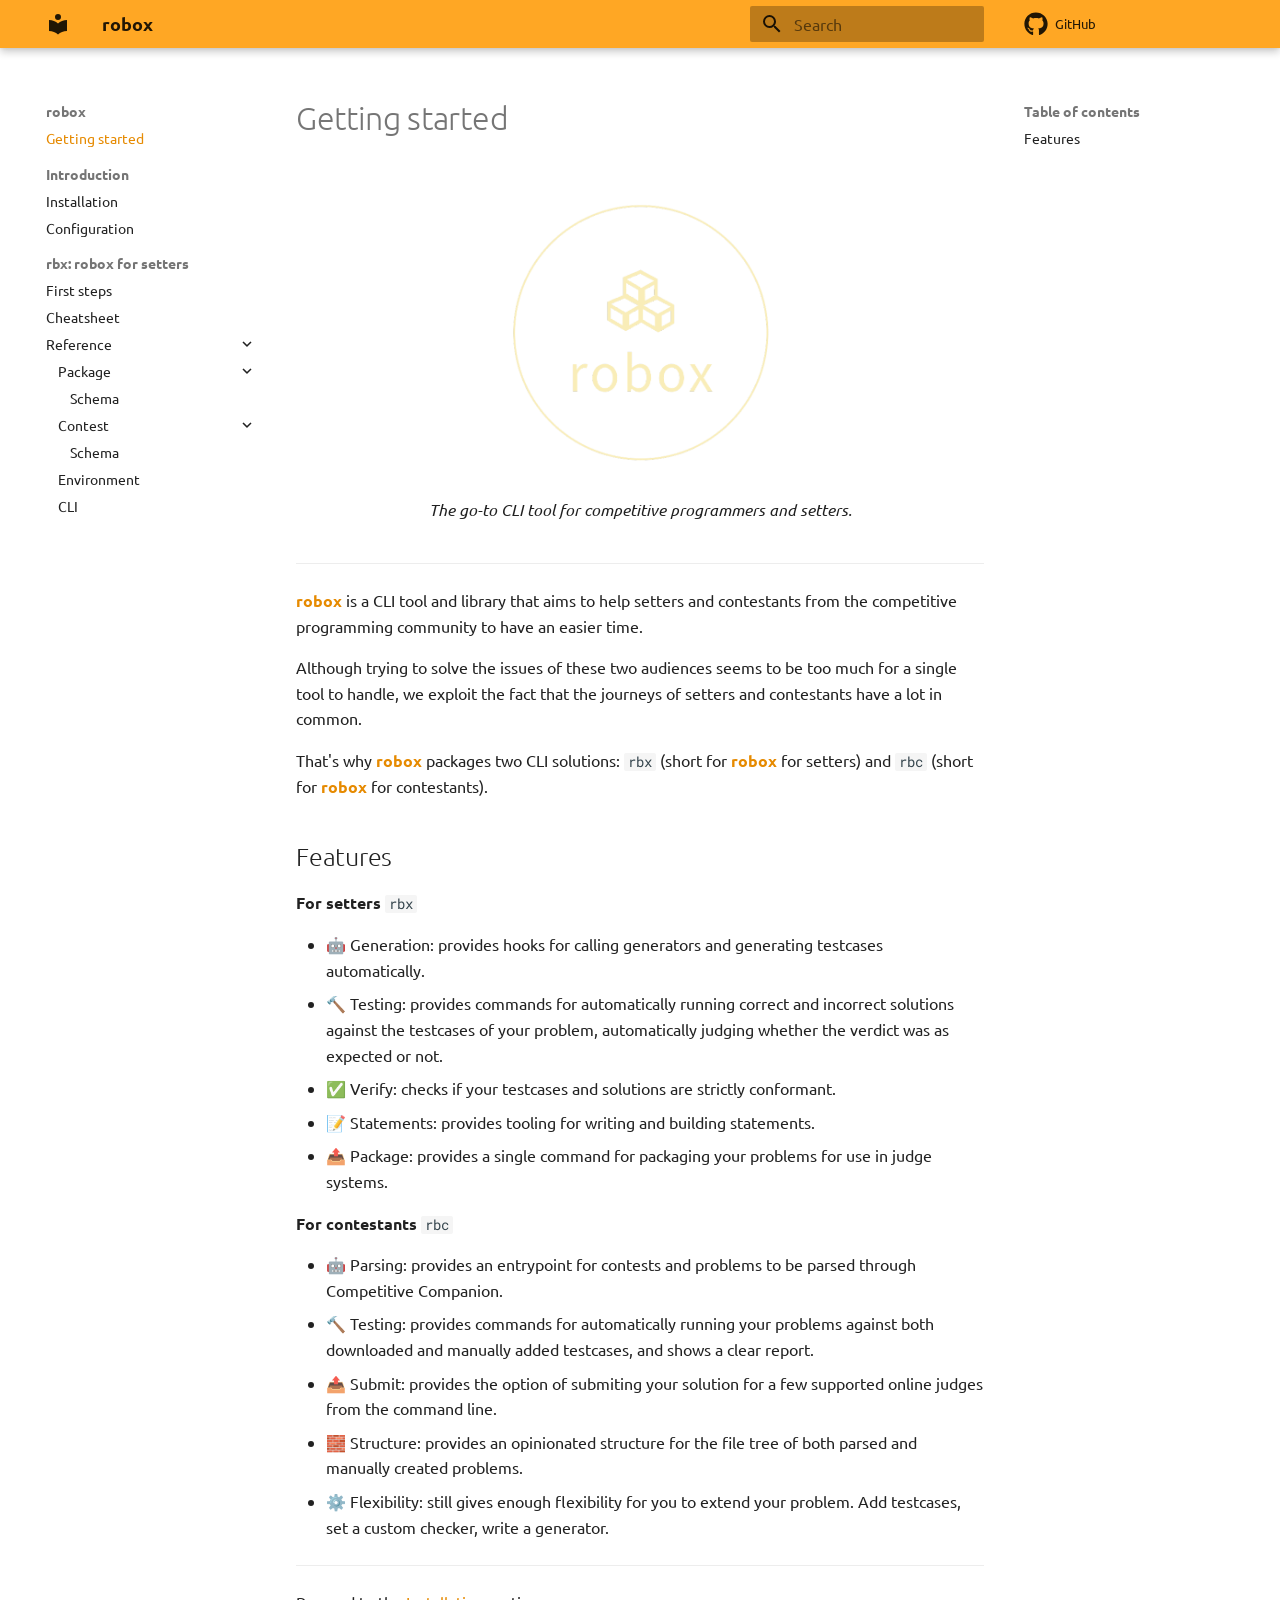
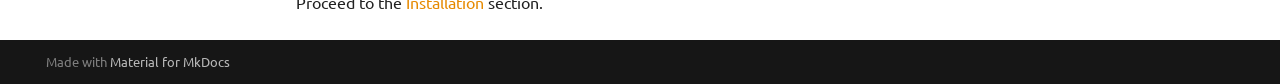
<file: index.html>
<!doctype html>
<html lang="en" class="no-js">
  <head>
    
      <meta charset="utf-8">
      <meta name="viewport" content="width=device-width,initial-scale=1">
      
      
      
      
      
        <link rel="next" href="intro/installation/">
      
      
      <link rel="icon" href="assets/images/favicon.png">
      <meta name="generator" content="mkdocs-1.6.0, mkdocs-material-9.5.28">
    
    
      
        <title>robox</title>
      
    
    
      <link rel="stylesheet" href="assets/stylesheets/main.6543a935.min.css">
      
        
        <link rel="stylesheet" href="assets/stylesheets/palette.06af60db.min.css">
      
      


    
    
      
    
    
      
        
        
        <link rel="preconnect" href="https://fonts.gstatic.com" crossorigin>
        <link rel="stylesheet" href="https://fonts.googleapis.com/css?family=Ubuntu:300,300i,400,400i,700,700i%7CRoboto+Mono:400,400i,700,700i&display=fallback">
        <style>:root{--md-text-font:"Ubuntu";--md-code-font:"Roboto Mono"}</style>
      
    
    
      <link rel="stylesheet" href="assets/_mkdocstrings.css">
    
      <link rel="stylesheet" href="extra.css">
    
      <link rel="stylesheet" href="termynal.css">
    
    <script>__md_scope=new URL(".",location),__md_hash=e=>[...e].reduce((e,_)=>(e<<5)-e+_.charCodeAt(0),0),__md_get=(e,_=localStorage,t=__md_scope)=>JSON.parse(_.getItem(t.pathname+"."+e)),__md_set=(e,_,t=localStorage,a=__md_scope)=>{try{t.setItem(a.pathname+"."+e,JSON.stringify(_))}catch(e){}}</script>
    
      

    
    
    
  </head>
  
  
    
    
    
    
    
    <body dir="ltr" data-md-color-scheme="default" data-md-color-primary="orange" data-md-color-accent="indigo">
  
    
    <input class="md-toggle" data-md-toggle="drawer" type="checkbox" id="__drawer" autocomplete="off">
    <input class="md-toggle" data-md-toggle="search" type="checkbox" id="__search" autocomplete="off">
    <label class="md-overlay" for="__drawer"></label>
    <div data-md-component="skip">
      
        
        <a href="#getting-started" class="md-skip">
          Skip to content
        </a>
      
    </div>
    <div data-md-component="announce">
      
    </div>
    
    
      

  

<header class="md-header md-header--shadow" data-md-component="header">
  <nav class="md-header__inner md-grid" aria-label="Header">
    <a href="." title="robox" class="md-header__button md-logo" aria-label="robox" data-md-component="logo">
      
  
  <svg xmlns="http://www.w3.org/2000/svg" viewBox="0 0 24 24"><path d="M12 8a3 3 0 0 0 3-3 3 3 0 0 0-3-3 3 3 0 0 0-3 3 3 3 0 0 0 3 3m0 3.54C9.64 9.35 6.5 8 3 8v11c3.5 0 6.64 1.35 9 3.54 2.36-2.19 5.5-3.54 9-3.54V8c-3.5 0-6.64 1.35-9 3.54Z"/></svg>

    </a>
    <label class="md-header__button md-icon" for="__drawer">
      
      <svg xmlns="http://www.w3.org/2000/svg" viewBox="0 0 24 24"><path d="M3 6h18v2H3V6m0 5h18v2H3v-2m0 5h18v2H3v-2Z"/></svg>
    </label>
    <div class="md-header__title" data-md-component="header-title">
      <div class="md-header__ellipsis">
        <div class="md-header__topic">
          <span class="md-ellipsis">
            robox
          </span>
        </div>
        <div class="md-header__topic" data-md-component="header-topic">
          <span class="md-ellipsis">
            
              Getting started
            
          </span>
        </div>
      </div>
    </div>
    
      
    
    
    
    
      <label class="md-header__button md-icon" for="__search">
        
        <svg xmlns="http://www.w3.org/2000/svg" viewBox="0 0 24 24"><path d="M9.5 3A6.5 6.5 0 0 1 16 9.5c0 1.61-.59 3.09-1.56 4.23l.27.27h.79l5 5-1.5 1.5-5-5v-.79l-.27-.27A6.516 6.516 0 0 1 9.5 16 6.5 6.5 0 0 1 3 9.5 6.5 6.5 0 0 1 9.5 3m0 2C7 5 5 7 5 9.5S7 14 9.5 14 14 12 14 9.5 12 5 9.5 5Z"/></svg>
      </label>
      <div class="md-search" data-md-component="search" role="dialog">
  <label class="md-search__overlay" for="__search"></label>
  <div class="md-search__inner" role="search">
    <form class="md-search__form" name="search">
      <input type="text" class="md-search__input" name="query" aria-label="Search" placeholder="Search" autocapitalize="off" autocorrect="off" autocomplete="off" spellcheck="false" data-md-component="search-query" required>
      <label class="md-search__icon md-icon" for="__search">
        
        <svg xmlns="http://www.w3.org/2000/svg" viewBox="0 0 24 24"><path d="M9.5 3A6.5 6.5 0 0 1 16 9.5c0 1.61-.59 3.09-1.56 4.23l.27.27h.79l5 5-1.5 1.5-5-5v-.79l-.27-.27A6.516 6.516 0 0 1 9.5 16 6.5 6.5 0 0 1 3 9.5 6.5 6.5 0 0 1 9.5 3m0 2C7 5 5 7 5 9.5S7 14 9.5 14 14 12 14 9.5 12 5 9.5 5Z"/></svg>
        
        <svg xmlns="http://www.w3.org/2000/svg" viewBox="0 0 24 24"><path d="M20 11v2H8l5.5 5.5-1.42 1.42L4.16 12l7.92-7.92L13.5 5.5 8 11h12Z"/></svg>
      </label>
      <nav class="md-search__options" aria-label="Search">
        
        <button type="reset" class="md-search__icon md-icon" title="Clear" aria-label="Clear" tabindex="-1">
          
          <svg xmlns="http://www.w3.org/2000/svg" viewBox="0 0 24 24"><path d="M19 6.41 17.59 5 12 10.59 6.41 5 5 6.41 10.59 12 5 17.59 6.41 19 12 13.41 17.59 19 19 17.59 13.41 12 19 6.41Z"/></svg>
        </button>
      </nav>
      
        <div class="md-search__suggest" data-md-component="search-suggest"></div>
      
    </form>
    <div class="md-search__output">
      <div class="md-search__scrollwrap" tabindex="0" data-md-scrollfix>
        <div class="md-search-result" data-md-component="search-result">
          <div class="md-search-result__meta">
            Initializing search
          </div>
          <ol class="md-search-result__list" role="presentation"></ol>
        </div>
      </div>
    </div>
  </div>
</div>
    
    
      <div class="md-header__source">
        <a href="https://github.com/rsalesc/robox.io" title="Go to repository" class="md-source" data-md-component="source">
  <div class="md-source__icon md-icon">
    
    <svg xmlns="http://www.w3.org/2000/svg" viewBox="0 0 496 512"><!--! Font Awesome Free 6.5.2 by @fontawesome - https://fontawesome.com License - https://fontawesome.com/license/free (Icons: CC BY 4.0, Fonts: SIL OFL 1.1, Code: MIT License) Copyright 2024 Fonticons, Inc.--><path d="M165.9 397.4c0 2-2.3 3.6-5.2 3.6-3.3.3-5.6-1.3-5.6-3.6 0-2 2.3-3.6 5.2-3.6 3-.3 5.6 1.3 5.6 3.6zm-31.1-4.5c-.7 2 1.3 4.3 4.3 4.9 2.6 1 5.6 0 6.2-2s-1.3-4.3-4.3-5.2c-2.6-.7-5.5.3-6.2 2.3zm44.2-1.7c-2.9.7-4.9 2.6-4.6 4.9.3 2 2.9 3.3 5.9 2.6 2.9-.7 4.9-2.6 4.6-4.6-.3-1.9-3-3.2-5.9-2.9zM244.8 8C106.1 8 0 113.3 0 252c0 110.9 69.8 205.8 169.5 239.2 12.8 2.3 17.3-5.6 17.3-12.1 0-6.2-.3-40.4-.3-61.4 0 0-70 15-84.7-29.8 0 0-11.4-29.1-27.8-36.6 0 0-22.9-15.7 1.6-15.4 0 0 24.9 2 38.6 25.8 21.9 38.6 58.6 27.5 72.9 20.9 2.3-16 8.8-27.1 16-33.7-55.9-6.2-112.3-14.3-112.3-110.5 0-27.5 7.6-41.3 23.6-58.9-2.6-6.5-11.1-33.3 2.6-67.9 20.9-6.5 69 27 69 27 20-5.6 41.5-8.5 62.8-8.5s42.8 2.9 62.8 8.5c0 0 48.1-33.6 69-27 13.7 34.7 5.2 61.4 2.6 67.9 16 17.7 25.8 31.5 25.8 58.9 0 96.5-58.9 104.2-114.8 110.5 9.2 7.9 17 22.9 17 46.4 0 33.7-.3 75.4-.3 83.6 0 6.5 4.6 14.4 17.3 12.1C428.2 457.8 496 362.9 496 252 496 113.3 383.5 8 244.8 8zM97.2 352.9c-1.3 1-1 3.3.7 5.2 1.6 1.6 3.9 2.3 5.2 1 1.3-1 1-3.3-.7-5.2-1.6-1.6-3.9-2.3-5.2-1zm-10.8-8.1c-.7 1.3.3 2.9 2.3 3.9 1.6 1 3.6.7 4.3-.7.7-1.3-.3-2.9-2.3-3.9-2-.6-3.6-.3-4.3.7zm32.4 35.6c-1.6 1.3-1 4.3 1.3 6.2 2.3 2.3 5.2 2.6 6.5 1 1.3-1.3.7-4.3-1.3-6.2-2.2-2.3-5.2-2.6-6.5-1zm-11.4-14.7c-1.6 1-1.6 3.6 0 5.9 1.6 2.3 4.3 3.3 5.6 2.3 1.6-1.3 1.6-3.9 0-6.2-1.4-2.3-4-3.3-5.6-2z"/></svg>
  </div>
  <div class="md-source__repository">
    GitHub
  </div>
</a>
      </div>
    
  </nav>
  
</header>
    
    <div class="md-container" data-md-component="container">
      
      
        
          
        
      
      <main class="md-main" data-md-component="main">
        <div class="md-main__inner md-grid">
          
            
              
              <div class="md-sidebar md-sidebar--primary" data-md-component="sidebar" data-md-type="navigation" >
                <div class="md-sidebar__scrollwrap">
                  <div class="md-sidebar__inner">
                    



<nav class="md-nav md-nav--primary" aria-label="Navigation" data-md-level="0">
  <label class="md-nav__title" for="__drawer">
    <a href="." title="robox" class="md-nav__button md-logo" aria-label="robox" data-md-component="logo">
      
  
  <svg xmlns="http://www.w3.org/2000/svg" viewBox="0 0 24 24"><path d="M12 8a3 3 0 0 0 3-3 3 3 0 0 0-3-3 3 3 0 0 0-3 3 3 3 0 0 0 3 3m0 3.54C9.64 9.35 6.5 8 3 8v11c3.5 0 6.64 1.35 9 3.54 2.36-2.19 5.5-3.54 9-3.54V8c-3.5 0-6.64 1.35-9 3.54Z"/></svg>

    </a>
    robox
  </label>
  
    <div class="md-nav__source">
      <a href="https://github.com/rsalesc/robox.io" title="Go to repository" class="md-source" data-md-component="source">
  <div class="md-source__icon md-icon">
    
    <svg xmlns="http://www.w3.org/2000/svg" viewBox="0 0 496 512"><!--! Font Awesome Free 6.5.2 by @fontawesome - https://fontawesome.com License - https://fontawesome.com/license/free (Icons: CC BY 4.0, Fonts: SIL OFL 1.1, Code: MIT License) Copyright 2024 Fonticons, Inc.--><path d="M165.9 397.4c0 2-2.3 3.6-5.2 3.6-3.3.3-5.6-1.3-5.6-3.6 0-2 2.3-3.6 5.2-3.6 3-.3 5.6 1.3 5.6 3.6zm-31.1-4.5c-.7 2 1.3 4.3 4.3 4.9 2.6 1 5.6 0 6.2-2s-1.3-4.3-4.3-5.2c-2.6-.7-5.5.3-6.2 2.3zm44.2-1.7c-2.9.7-4.9 2.6-4.6 4.9.3 2 2.9 3.3 5.9 2.6 2.9-.7 4.9-2.6 4.6-4.6-.3-1.9-3-3.2-5.9-2.9zM244.8 8C106.1 8 0 113.3 0 252c0 110.9 69.8 205.8 169.5 239.2 12.8 2.3 17.3-5.6 17.3-12.1 0-6.2-.3-40.4-.3-61.4 0 0-70 15-84.7-29.8 0 0-11.4-29.1-27.8-36.6 0 0-22.9-15.7 1.6-15.4 0 0 24.9 2 38.6 25.8 21.9 38.6 58.6 27.5 72.9 20.9 2.3-16 8.8-27.1 16-33.7-55.9-6.2-112.3-14.3-112.3-110.5 0-27.5 7.6-41.3 23.6-58.9-2.6-6.5-11.1-33.3 2.6-67.9 20.9-6.5 69 27 69 27 20-5.6 41.5-8.5 62.8-8.5s42.8 2.9 62.8 8.5c0 0 48.1-33.6 69-27 13.7 34.7 5.2 61.4 2.6 67.9 16 17.7 25.8 31.5 25.8 58.9 0 96.5-58.9 104.2-114.8 110.5 9.2 7.9 17 22.9 17 46.4 0 33.7-.3 75.4-.3 83.6 0 6.5 4.6 14.4 17.3 12.1C428.2 457.8 496 362.9 496 252 496 113.3 383.5 8 244.8 8zM97.2 352.9c-1.3 1-1 3.3.7 5.2 1.6 1.6 3.9 2.3 5.2 1 1.3-1 1-3.3-.7-5.2-1.6-1.6-3.9-2.3-5.2-1zm-10.8-8.1c-.7 1.3.3 2.9 2.3 3.9 1.6 1 3.6.7 4.3-.7.7-1.3-.3-2.9-2.3-3.9-2-.6-3.6-.3-4.3.7zm32.4 35.6c-1.6 1.3-1 4.3 1.3 6.2 2.3 2.3 5.2 2.6 6.5 1 1.3-1.3.7-4.3-1.3-6.2-2.2-2.3-5.2-2.6-6.5-1zm-11.4-14.7c-1.6 1-1.6 3.6 0 5.9 1.6 2.3 4.3 3.3 5.6 2.3 1.6-1.3 1.6-3.9 0-6.2-1.4-2.3-4-3.3-5.6-2z"/></svg>
  </div>
  <div class="md-source__repository">
    GitHub
  </div>
</a>
    </div>
  
  <ul class="md-nav__list" data-md-scrollfix>
    
      
      
  
  
    
  
  
  
    <li class="md-nav__item md-nav__item--active">
      
      <input class="md-nav__toggle md-toggle" type="checkbox" id="__toc">
      
      
        
      
      
        <label class="md-nav__link md-nav__link--active" for="__toc">
          
  
  <span class="md-ellipsis">
    Getting started
  </span>
  

          <span class="md-nav__icon md-icon"></span>
        </label>
      
      <a href="." class="md-nav__link md-nav__link--active">
        
  
  <span class="md-ellipsis">
    Getting started
  </span>
  

      </a>
      
        

<nav class="md-nav md-nav--secondary" aria-label="Table of contents">
  
  
  
    
  
  
    <label class="md-nav__title" for="__toc">
      <span class="md-nav__icon md-icon"></span>
      Table of contents
    </label>
    <ul class="md-nav__list" data-md-component="toc" data-md-scrollfix>
      
        <li class="md-nav__item">
  <a href="#features" class="md-nav__link">
    <span class="md-ellipsis">
      Features
    </span>
  </a>
  
</li>
      
    </ul>
  
</nav>
      
    </li>
  

    
      
      
  
  
  
  
    
    
      
        
      
        
      
    
    
      
        
        
      
    
    
    <li class="md-nav__item md-nav__item--section md-nav__item--nested">
      
        
        
          
        
        <input class="md-nav__toggle md-toggle md-toggle--indeterminate" type="checkbox" id="__nav_2" >
        
          
          <label class="md-nav__link" for="__nav_2" id="__nav_2_label" tabindex="">
            
  
  <span class="md-ellipsis">
    Introduction
  </span>
  

            <span class="md-nav__icon md-icon"></span>
          </label>
        
        <nav class="md-nav" data-md-level="1" aria-labelledby="__nav_2_label" aria-expanded="false">
          <label class="md-nav__title" for="__nav_2">
            <span class="md-nav__icon md-icon"></span>
            Introduction
          </label>
          <ul class="md-nav__list" data-md-scrollfix>
            
              
                
  
  
  
  
    <li class="md-nav__item">
      <a href="intro/installation/" class="md-nav__link">
        
  
  <span class="md-ellipsis">
    Installation
  </span>
  

      </a>
    </li>
  

              
            
              
                
  
  
  
  
    <li class="md-nav__item">
      <a href="intro/configuration/" class="md-nav__link">
        
  
  <span class="md-ellipsis">
    Configuration
  </span>
  

      </a>
    </li>
  

              
            
          </ul>
        </nav>
      
    </li>
  

    
      
      
  
  
  
  
    
    
      
        
      
        
      
        
      
    
    
      
        
        
      
    
    
    <li class="md-nav__item md-nav__item--section md-nav__item--nested">
      
        
        
          
        
        <input class="md-nav__toggle md-toggle md-toggle--indeterminate" type="checkbox" id="__nav_3" >
        
          
          <label class="md-nav__link" for="__nav_3" id="__nav_3_label" tabindex="">
            
  
  <span class="md-ellipsis">
    rbx: robox for setters
  </span>
  

            <span class="md-nav__icon md-icon"></span>
          </label>
        
        <nav class="md-nav" data-md-level="1" aria-labelledby="__nav_3_label" aria-expanded="false">
          <label class="md-nav__title" for="__nav_3">
            <span class="md-nav__icon md-icon"></span>
            rbx: robox for setters
          </label>
          <ul class="md-nav__list" data-md-scrollfix>
            
              
                
  
  
  
  
    <li class="md-nav__item">
      <a href="setters/first-steps/" class="md-nav__link">
        
  
  <span class="md-ellipsis">
    First steps
  </span>
  

      </a>
    </li>
  

              
            
              
                
  
  
  
  
    <li class="md-nav__item">
      <a href="setters/cheatsheet/" class="md-nav__link">
        
  
  <span class="md-ellipsis">
    Cheatsheet
  </span>
  

      </a>
    </li>
  

              
            
              
                
  
  
  
  
    
    
      
        
      
        
      
        
      
        
      
    
    
      
    
    
    <li class="md-nav__item md-nav__item--nested">
      
        
        
          
        
        <input class="md-nav__toggle md-toggle md-toggle--indeterminate" type="checkbox" id="__nav_3_3" >
        
          
          <label class="md-nav__link" for="__nav_3_3" id="__nav_3_3_label" tabindex="0">
            
  
  <span class="md-ellipsis">
    Reference
  </span>
  

            <span class="md-nav__icon md-icon"></span>
          </label>
        
        <nav class="md-nav" data-md-level="2" aria-labelledby="__nav_3_3_label" aria-expanded="false">
          <label class="md-nav__title" for="__nav_3_3">
            <span class="md-nav__icon md-icon"></span>
            Reference
          </label>
          <ul class="md-nav__list" data-md-scrollfix>
            
              
                
  
  
  
  
    
    
      
        
          
        
      
        
      
    
    
      
    
    
    <li class="md-nav__item md-nav__item--nested">
      
        
        
          
        
        <input class="md-nav__toggle md-toggle md-toggle--indeterminate" type="checkbox" id="__nav_3_3_1" >
        
          
          
          <div class="md-nav__link md-nav__container">
            <a href="setters/reference/package/" class="md-nav__link ">
              
  
  <span class="md-ellipsis">
    Package
  </span>
  

            </a>
            
              
              <label class="md-nav__link " for="__nav_3_3_1" id="__nav_3_3_1_label" tabindex="0">
                <span class="md-nav__icon md-icon"></span>
              </label>
            
          </div>
        
        <nav class="md-nav" data-md-level="3" aria-labelledby="__nav_3_3_1_label" aria-expanded="false">
          <label class="md-nav__title" for="__nav_3_3_1">
            <span class="md-nav__icon md-icon"></span>
            Package
          </label>
          <ul class="md-nav__list" data-md-scrollfix>
            
              
            
              
                
  
  
  
  
    <li class="md-nav__item">
      <a href="setters/reference/package/schema/" class="md-nav__link">
        
  
  <span class="md-ellipsis">
    Schema
  </span>
  

      </a>
    </li>
  

              
            
          </ul>
        </nav>
      
    </li>
  

              
            
              
                
  
  
  
  
    
    
      
        
          
        
      
        
      
    
    
      
    
    
    <li class="md-nav__item md-nav__item--nested">
      
        
        
          
        
        <input class="md-nav__toggle md-toggle md-toggle--indeterminate" type="checkbox" id="__nav_3_3_2" >
        
          
          
          <div class="md-nav__link md-nav__container">
            <a href="setters/reference/contest/" class="md-nav__link ">
              
  
  <span class="md-ellipsis">
    Contest
  </span>
  

            </a>
            
              
              <label class="md-nav__link " for="__nav_3_3_2" id="__nav_3_3_2_label" tabindex="0">
                <span class="md-nav__icon md-icon"></span>
              </label>
            
          </div>
        
        <nav class="md-nav" data-md-level="3" aria-labelledby="__nav_3_3_2_label" aria-expanded="false">
          <label class="md-nav__title" for="__nav_3_3_2">
            <span class="md-nav__icon md-icon"></span>
            Contest
          </label>
          <ul class="md-nav__list" data-md-scrollfix>
            
              
            
              
                
  
  
  
  
    <li class="md-nav__item">
      <a href="setters/reference/contest/schema/" class="md-nav__link">
        
  
  <span class="md-ellipsis">
    Schema
  </span>
  

      </a>
    </li>
  

              
            
          </ul>
        </nav>
      
    </li>
  

              
            
              
                
  
  
  
  
    <li class="md-nav__item">
      <a href="setters/reference/environment/" class="md-nav__link">
        
  
  <span class="md-ellipsis">
    Environment
  </span>
  

      </a>
    </li>
  

              
            
              
                
  
  
  
  
    <li class="md-nav__item">
      <a href="setters/reference/cli/" class="md-nav__link">
        
  
  <span class="md-ellipsis">
    CLI
  </span>
  

      </a>
    </li>
  

              
            
          </ul>
        </nav>
      
    </li>
  

              
            
          </ul>
        </nav>
      
    </li>
  

    
  </ul>
</nav>
                  </div>
                </div>
              </div>
            
            
              
              <div class="md-sidebar md-sidebar--secondary" data-md-component="sidebar" data-md-type="toc" >
                <div class="md-sidebar__scrollwrap">
                  <div class="md-sidebar__inner">
                    

<nav class="md-nav md-nav--secondary" aria-label="Table of contents">
  
  
  
    
  
  
    <label class="md-nav__title" for="__toc">
      <span class="md-nav__icon md-icon"></span>
      Table of contents
    </label>
    <ul class="md-nav__list" data-md-component="toc" data-md-scrollfix>
      
        <li class="md-nav__item">
  <a href="#features" class="md-nav__link">
    <span class="md-ellipsis">
      Features
    </span>
  </a>
  
</li>
      
    </ul>
  
</nav>
                  </div>
                </div>
              </div>
            
          
          
            <div class="md-content" data-md-component="content">
              <article class="md-content__inner md-typeset">
                
                  

  
  


<h1 id="getting-started">Getting started</h1>
<figure>
  <img alt="Image title" src="robox_transparent.png" width="300" />
  <figcaption>The go-to CLI tool for competitive programmers and setters.</figcaption>
</figure>
<hr />
<p><a class="robox" href="">robox</a> is a CLI tool and library that aims to help setters and contestants from the competitive programming community to have an easier time.</p>
<p>Although trying to solve the issues of these two audiences seems to be too much for a single tool to handle, we exploit the fact that the journeys of setters and contestants have a lot in common.</p>
<p>That's why <a class="robox" href="">robox</a> packages two CLI solutions: <code>rbx</code> (short for <a class="robox" href="">robox</a> for setters) and <code>rbc</code> (short for <a class="robox" href="">robox</a> for contestants).</p>
<h2 id="features">Features</h2>
<p><strong>For setters</strong> <code>rbx</code></p>
<ul>
<li>🤖 Generation: provides hooks for calling generators and generating testcases automatically.</li>
<li>🔨 Testing: provides commands for automatically running correct and incorrect solutions against the testcases of your problem, automatically judging whether the verdict was as expected or not.</li>
<li>✅ Verify: checks if your testcases and solutions are strictly conformant.</li>
<li>📝 Statements: provides tooling for writing and building statements.</li>
<li>📤 Package: provides a single command for packaging your problems for use in judge systems.</li>
</ul>
<p><strong>For contestants</strong> <code>rbc</code></p>
<ul>
<li>🤖 Parsing: provides an entrypoint for contests and problems to be parsed through Competitive Companion.</li>
<li>🔨 Testing: provides commands for automatically running your problems against both downloaded and manually added testcases, and shows a clear report.</li>
<li>📤 Submit: provides the option of submiting your solution for a few supported online judges from the command line.</li>
<li>🧱 Structure: provides an opinionated structure for the file tree of both parsed and manually created problems.</li>
<li>⚙️ Flexibility: still gives enough flexibility for you to extend your problem. Add testcases, set a custom checker, write a generator.</li>
</ul>
<hr />
<p>Proceed to the <a href="intro/installation/">Installation</a> section.</p>












                
              </article>
            </div>
          
          
<script>var target=document.getElementById(location.hash.slice(1));target&&target.name&&(target.checked=target.name.startsWith("__tabbed_"))</script>
        </div>
        
      </main>
      
        <footer class="md-footer">
  
  <div class="md-footer-meta md-typeset">
    <div class="md-footer-meta__inner md-grid">
      <div class="md-copyright">
  
  
    Made with
    <a href="https://squidfunk.github.io/mkdocs-material/" target="_blank" rel="noopener">
      Material for MkDocs
    </a>
  
</div>
      
    </div>
  </div>
</footer>
      
    </div>
    <div class="md-dialog" data-md-component="dialog">
      <div class="md-dialog__inner md-typeset"></div>
    </div>
    
    
    <script id="__config" type="application/json">{"base": ".", "features": ["content.code.copy", "content.code.annotate", "navigation.sections", "navigation.indexes", "navigation.path", "navigation.expand", "search.highlight", "search.suggest", "toc.follow"], "search": "assets/javascripts/workers/search.b8dbb3d2.min.js", "tags": {"accepted": "\u003cspan style=\"color: green\"\u003eaccepted\u003c/span\u003e", "wrong_answer": "\u003cspan style=\"color: red\"\u003ewrong answer\u003c/span\u003e"}, "translations": {"clipboard.copied": "Copied to clipboard", "clipboard.copy": "Copy to clipboard", "search.result.more.one": "1 more on this page", "search.result.more.other": "# more on this page", "search.result.none": "No matching documents", "search.result.one": "1 matching document", "search.result.other": "# matching documents", "search.result.placeholder": "Type to start searching", "search.result.term.missing": "Missing", "select.version": "Select version"}}</script>
    
    
      <script src="assets/javascripts/bundle.fe8b6f2b.min.js"></script>
      
        <script src="termynal.js"></script>
      
    
  </body>
</html>
</file>
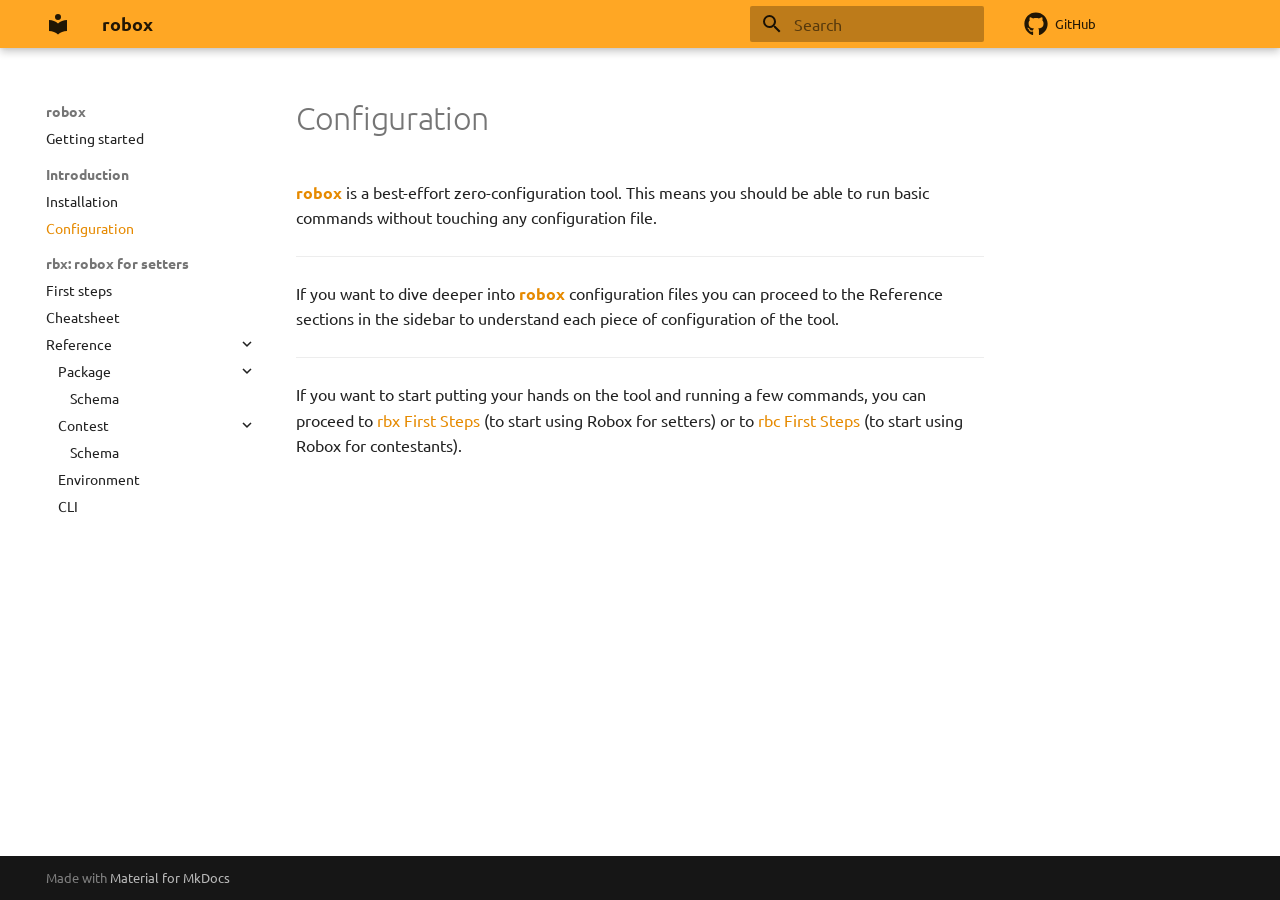
<file: intro/configuration/index.html>
<!doctype html>
<html lang="en" class="no-js">
  <head>
    
      <meta charset="utf-8">
      <meta name="viewport" content="width=device-width,initial-scale=1">
      
      
      
      
        <link rel="prev" href="../installation/">
      
      
        <link rel="next" href="../../setters/first-steps/">
      
      
      <link rel="icon" href="../../assets/images/favicon.png">
      <meta name="generator" content="mkdocs-1.6.0, mkdocs-material-9.5.28">
    
    
      
        <title>Configuration - robox</title>
      
    
    
      <link rel="stylesheet" href="../../assets/stylesheets/main.6543a935.min.css">
      
        
        <link rel="stylesheet" href="../../assets/stylesheets/palette.06af60db.min.css">
      
      


    
    
      
    
    
      
        
        
        <link rel="preconnect" href="https://fonts.gstatic.com" crossorigin>
        <link rel="stylesheet" href="https://fonts.googleapis.com/css?family=Ubuntu:300,300i,400,400i,700,700i%7CRoboto+Mono:400,400i,700,700i&display=fallback">
        <style>:root{--md-text-font:"Ubuntu";--md-code-font:"Roboto Mono"}</style>
      
    
    
      <link rel="stylesheet" href="../../assets/_mkdocstrings.css">
    
      <link rel="stylesheet" href="../../extra.css">
    
      <link rel="stylesheet" href="../../termynal.css">
    
    <script>__md_scope=new URL("../..",location),__md_hash=e=>[...e].reduce((e,_)=>(e<<5)-e+_.charCodeAt(0),0),__md_get=(e,_=localStorage,t=__md_scope)=>JSON.parse(_.getItem(t.pathname+"."+e)),__md_set=(e,_,t=localStorage,a=__md_scope)=>{try{t.setItem(a.pathname+"."+e,JSON.stringify(_))}catch(e){}}</script>
    
      

    
    
    
  </head>
  
  
    
    
    
    
    
    <body dir="ltr" data-md-color-scheme="default" data-md-color-primary="orange" data-md-color-accent="indigo">
  
    
    <input class="md-toggle" data-md-toggle="drawer" type="checkbox" id="__drawer" autocomplete="off">
    <input class="md-toggle" data-md-toggle="search" type="checkbox" id="__search" autocomplete="off">
    <label class="md-overlay" for="__drawer"></label>
    <div data-md-component="skip">
      
        
        <a href="#configuration" class="md-skip">
          Skip to content
        </a>
      
    </div>
    <div data-md-component="announce">
      
    </div>
    
    
      

  

<header class="md-header md-header--shadow" data-md-component="header">
  <nav class="md-header__inner md-grid" aria-label="Header">
    <a href="../.." title="robox" class="md-header__button md-logo" aria-label="robox" data-md-component="logo">
      
  
  <svg xmlns="http://www.w3.org/2000/svg" viewBox="0 0 24 24"><path d="M12 8a3 3 0 0 0 3-3 3 3 0 0 0-3-3 3 3 0 0 0-3 3 3 3 0 0 0 3 3m0 3.54C9.64 9.35 6.5 8 3 8v11c3.5 0 6.64 1.35 9 3.54 2.36-2.19 5.5-3.54 9-3.54V8c-3.5 0-6.64 1.35-9 3.54Z"/></svg>

    </a>
    <label class="md-header__button md-icon" for="__drawer">
      
      <svg xmlns="http://www.w3.org/2000/svg" viewBox="0 0 24 24"><path d="M3 6h18v2H3V6m0 5h18v2H3v-2m0 5h18v2H3v-2Z"/></svg>
    </label>
    <div class="md-header__title" data-md-component="header-title">
      <div class="md-header__ellipsis">
        <div class="md-header__topic">
          <span class="md-ellipsis">
            robox
          </span>
        </div>
        <div class="md-header__topic" data-md-component="header-topic">
          <span class="md-ellipsis">
            
              Configuration
            
          </span>
        </div>
      </div>
    </div>
    
      
    
    
    
    
      <label class="md-header__button md-icon" for="__search">
        
        <svg xmlns="http://www.w3.org/2000/svg" viewBox="0 0 24 24"><path d="M9.5 3A6.5 6.5 0 0 1 16 9.5c0 1.61-.59 3.09-1.56 4.23l.27.27h.79l5 5-1.5 1.5-5-5v-.79l-.27-.27A6.516 6.516 0 0 1 9.5 16 6.5 6.5 0 0 1 3 9.5 6.5 6.5 0 0 1 9.5 3m0 2C7 5 5 7 5 9.5S7 14 9.5 14 14 12 14 9.5 12 5 9.5 5Z"/></svg>
      </label>
      <div class="md-search" data-md-component="search" role="dialog">
  <label class="md-search__overlay" for="__search"></label>
  <div class="md-search__inner" role="search">
    <form class="md-search__form" name="search">
      <input type="text" class="md-search__input" name="query" aria-label="Search" placeholder="Search" autocapitalize="off" autocorrect="off" autocomplete="off" spellcheck="false" data-md-component="search-query" required>
      <label class="md-search__icon md-icon" for="__search">
        
        <svg xmlns="http://www.w3.org/2000/svg" viewBox="0 0 24 24"><path d="M9.5 3A6.5 6.5 0 0 1 16 9.5c0 1.61-.59 3.09-1.56 4.23l.27.27h.79l5 5-1.5 1.5-5-5v-.79l-.27-.27A6.516 6.516 0 0 1 9.5 16 6.5 6.5 0 0 1 3 9.5 6.5 6.5 0 0 1 9.5 3m0 2C7 5 5 7 5 9.5S7 14 9.5 14 14 12 14 9.5 12 5 9.5 5Z"/></svg>
        
        <svg xmlns="http://www.w3.org/2000/svg" viewBox="0 0 24 24"><path d="M20 11v2H8l5.5 5.5-1.42 1.42L4.16 12l7.92-7.92L13.5 5.5 8 11h12Z"/></svg>
      </label>
      <nav class="md-search__options" aria-label="Search">
        
        <button type="reset" class="md-search__icon md-icon" title="Clear" aria-label="Clear" tabindex="-1">
          
          <svg xmlns="http://www.w3.org/2000/svg" viewBox="0 0 24 24"><path d="M19 6.41 17.59 5 12 10.59 6.41 5 5 6.41 10.59 12 5 17.59 6.41 19 12 13.41 17.59 19 19 17.59 13.41 12 19 6.41Z"/></svg>
        </button>
      </nav>
      
        <div class="md-search__suggest" data-md-component="search-suggest"></div>
      
    </form>
    <div class="md-search__output">
      <div class="md-search__scrollwrap" tabindex="0" data-md-scrollfix>
        <div class="md-search-result" data-md-component="search-result">
          <div class="md-search-result__meta">
            Initializing search
          </div>
          <ol class="md-search-result__list" role="presentation"></ol>
        </div>
      </div>
    </div>
  </div>
</div>
    
    
      <div class="md-header__source">
        <a href="https://github.com/rsalesc/robox.io" title="Go to repository" class="md-source" data-md-component="source">
  <div class="md-source__icon md-icon">
    
    <svg xmlns="http://www.w3.org/2000/svg" viewBox="0 0 496 512"><!--! Font Awesome Free 6.5.2 by @fontawesome - https://fontawesome.com License - https://fontawesome.com/license/free (Icons: CC BY 4.0, Fonts: SIL OFL 1.1, Code: MIT License) Copyright 2024 Fonticons, Inc.--><path d="M165.9 397.4c0 2-2.3 3.6-5.2 3.6-3.3.3-5.6-1.3-5.6-3.6 0-2 2.3-3.6 5.2-3.6 3-.3 5.6 1.3 5.6 3.6zm-31.1-4.5c-.7 2 1.3 4.3 4.3 4.9 2.6 1 5.6 0 6.2-2s-1.3-4.3-4.3-5.2c-2.6-.7-5.5.3-6.2 2.3zm44.2-1.7c-2.9.7-4.9 2.6-4.6 4.9.3 2 2.9 3.3 5.9 2.6 2.9-.7 4.9-2.6 4.6-4.6-.3-1.9-3-3.2-5.9-2.9zM244.8 8C106.1 8 0 113.3 0 252c0 110.9 69.8 205.8 169.5 239.2 12.8 2.3 17.3-5.6 17.3-12.1 0-6.2-.3-40.4-.3-61.4 0 0-70 15-84.7-29.8 0 0-11.4-29.1-27.8-36.6 0 0-22.9-15.7 1.6-15.4 0 0 24.9 2 38.6 25.8 21.9 38.6 58.6 27.5 72.9 20.9 2.3-16 8.8-27.1 16-33.7-55.9-6.2-112.3-14.3-112.3-110.5 0-27.5 7.6-41.3 23.6-58.9-2.6-6.5-11.1-33.3 2.6-67.9 20.9-6.5 69 27 69 27 20-5.6 41.5-8.5 62.8-8.5s42.8 2.9 62.8 8.5c0 0 48.1-33.6 69-27 13.7 34.7 5.2 61.4 2.6 67.9 16 17.7 25.8 31.5 25.8 58.9 0 96.5-58.9 104.2-114.8 110.5 9.2 7.9 17 22.9 17 46.4 0 33.7-.3 75.4-.3 83.6 0 6.5 4.6 14.4 17.3 12.1C428.2 457.8 496 362.9 496 252 496 113.3 383.5 8 244.8 8zM97.2 352.9c-1.3 1-1 3.3.7 5.2 1.6 1.6 3.9 2.3 5.2 1 1.3-1 1-3.3-.7-5.2-1.6-1.6-3.9-2.3-5.2-1zm-10.8-8.1c-.7 1.3.3 2.9 2.3 3.9 1.6 1 3.6.7 4.3-.7.7-1.3-.3-2.9-2.3-3.9-2-.6-3.6-.3-4.3.7zm32.4 35.6c-1.6 1.3-1 4.3 1.3 6.2 2.3 2.3 5.2 2.6 6.5 1 1.3-1.3.7-4.3-1.3-6.2-2.2-2.3-5.2-2.6-6.5-1zm-11.4-14.7c-1.6 1-1.6 3.6 0 5.9 1.6 2.3 4.3 3.3 5.6 2.3 1.6-1.3 1.6-3.9 0-6.2-1.4-2.3-4-3.3-5.6-2z"/></svg>
  </div>
  <div class="md-source__repository">
    GitHub
  </div>
</a>
      </div>
    
  </nav>
  
</header>
    
    <div class="md-container" data-md-component="container">
      
      
        
          
        
      
      <main class="md-main" data-md-component="main">
        <div class="md-main__inner md-grid">
          
            
              
              <div class="md-sidebar md-sidebar--primary" data-md-component="sidebar" data-md-type="navigation" >
                <div class="md-sidebar__scrollwrap">
                  <div class="md-sidebar__inner">
                    



<nav class="md-nav md-nav--primary" aria-label="Navigation" data-md-level="0">
  <label class="md-nav__title" for="__drawer">
    <a href="../.." title="robox" class="md-nav__button md-logo" aria-label="robox" data-md-component="logo">
      
  
  <svg xmlns="http://www.w3.org/2000/svg" viewBox="0 0 24 24"><path d="M12 8a3 3 0 0 0 3-3 3 3 0 0 0-3-3 3 3 0 0 0-3 3 3 3 0 0 0 3 3m0 3.54C9.64 9.35 6.5 8 3 8v11c3.5 0 6.64 1.35 9 3.54 2.36-2.19 5.5-3.54 9-3.54V8c-3.5 0-6.64 1.35-9 3.54Z"/></svg>

    </a>
    robox
  </label>
  
    <div class="md-nav__source">
      <a href="https://github.com/rsalesc/robox.io" title="Go to repository" class="md-source" data-md-component="source">
  <div class="md-source__icon md-icon">
    
    <svg xmlns="http://www.w3.org/2000/svg" viewBox="0 0 496 512"><!--! Font Awesome Free 6.5.2 by @fontawesome - https://fontawesome.com License - https://fontawesome.com/license/free (Icons: CC BY 4.0, Fonts: SIL OFL 1.1, Code: MIT License) Copyright 2024 Fonticons, Inc.--><path d="M165.9 397.4c0 2-2.3 3.6-5.2 3.6-3.3.3-5.6-1.3-5.6-3.6 0-2 2.3-3.6 5.2-3.6 3-.3 5.6 1.3 5.6 3.6zm-31.1-4.5c-.7 2 1.3 4.3 4.3 4.9 2.6 1 5.6 0 6.2-2s-1.3-4.3-4.3-5.2c-2.6-.7-5.5.3-6.2 2.3zm44.2-1.7c-2.9.7-4.9 2.6-4.6 4.9.3 2 2.9 3.3 5.9 2.6 2.9-.7 4.9-2.6 4.6-4.6-.3-1.9-3-3.2-5.9-2.9zM244.8 8C106.1 8 0 113.3 0 252c0 110.9 69.8 205.8 169.5 239.2 12.8 2.3 17.3-5.6 17.3-12.1 0-6.2-.3-40.4-.3-61.4 0 0-70 15-84.7-29.8 0 0-11.4-29.1-27.8-36.6 0 0-22.9-15.7 1.6-15.4 0 0 24.9 2 38.6 25.8 21.9 38.6 58.6 27.5 72.9 20.9 2.3-16 8.8-27.1 16-33.7-55.9-6.2-112.3-14.3-112.3-110.5 0-27.5 7.6-41.3 23.6-58.9-2.6-6.5-11.1-33.3 2.6-67.9 20.9-6.5 69 27 69 27 20-5.6 41.5-8.5 62.8-8.5s42.8 2.9 62.8 8.5c0 0 48.1-33.6 69-27 13.7 34.7 5.2 61.4 2.6 67.9 16 17.7 25.8 31.5 25.8 58.9 0 96.5-58.9 104.2-114.8 110.5 9.2 7.9 17 22.9 17 46.4 0 33.7-.3 75.4-.3 83.6 0 6.5 4.6 14.4 17.3 12.1C428.2 457.8 496 362.9 496 252 496 113.3 383.5 8 244.8 8zM97.2 352.9c-1.3 1-1 3.3.7 5.2 1.6 1.6 3.9 2.3 5.2 1 1.3-1 1-3.3-.7-5.2-1.6-1.6-3.9-2.3-5.2-1zm-10.8-8.1c-.7 1.3.3 2.9 2.3 3.9 1.6 1 3.6.7 4.3-.7.7-1.3-.3-2.9-2.3-3.9-2-.6-3.6-.3-4.3.7zm32.4 35.6c-1.6 1.3-1 4.3 1.3 6.2 2.3 2.3 5.2 2.6 6.5 1 1.3-1.3.7-4.3-1.3-6.2-2.2-2.3-5.2-2.6-6.5-1zm-11.4-14.7c-1.6 1-1.6 3.6 0 5.9 1.6 2.3 4.3 3.3 5.6 2.3 1.6-1.3 1.6-3.9 0-6.2-1.4-2.3-4-3.3-5.6-2z"/></svg>
  </div>
  <div class="md-source__repository">
    GitHub
  </div>
</a>
    </div>
  
  <ul class="md-nav__list" data-md-scrollfix>
    
      
      
  
  
  
  
    <li class="md-nav__item">
      <a href="../.." class="md-nav__link">
        
  
  <span class="md-ellipsis">
    Getting started
  </span>
  

      </a>
    </li>
  

    
      
      
  
  
    
  
  
  
    
    
      
        
      
        
      
    
    
      
        
        
      
    
    
    <li class="md-nav__item md-nav__item--active md-nav__item--section md-nav__item--nested">
      
        
        
        <input class="md-nav__toggle md-toggle " type="checkbox" id="__nav_2" checked>
        
          
          <label class="md-nav__link" for="__nav_2" id="__nav_2_label" tabindex="">
            
  
  <span class="md-ellipsis">
    Introduction
  </span>
  

            <span class="md-nav__icon md-icon"></span>
          </label>
        
        <nav class="md-nav" data-md-level="1" aria-labelledby="__nav_2_label" aria-expanded="true">
          <label class="md-nav__title" for="__nav_2">
            <span class="md-nav__icon md-icon"></span>
            Introduction
          </label>
          <ul class="md-nav__list" data-md-scrollfix>
            
              
                
  
  
  
  
    <li class="md-nav__item">
      <a href="../installation/" class="md-nav__link">
        
  
  <span class="md-ellipsis">
    Installation
  </span>
  

      </a>
    </li>
  

              
            
              
                
  
  
    
  
  
  
    <li class="md-nav__item md-nav__item--active">
      
      <input class="md-nav__toggle md-toggle" type="checkbox" id="__toc">
      
      
        
      
      
      <a href="./" class="md-nav__link md-nav__link--active">
        
  
  <span class="md-ellipsis">
    Configuration
  </span>
  

      </a>
      
    </li>
  

              
            
          </ul>
        </nav>
      
    </li>
  

    
      
      
  
  
  
  
    
    
      
        
      
        
      
        
      
    
    
      
        
        
      
    
    
    <li class="md-nav__item md-nav__item--section md-nav__item--nested">
      
        
        
          
        
        <input class="md-nav__toggle md-toggle md-toggle--indeterminate" type="checkbox" id="__nav_3" >
        
          
          <label class="md-nav__link" for="__nav_3" id="__nav_3_label" tabindex="">
            
  
  <span class="md-ellipsis">
    rbx: robox for setters
  </span>
  

            <span class="md-nav__icon md-icon"></span>
          </label>
        
        <nav class="md-nav" data-md-level="1" aria-labelledby="__nav_3_label" aria-expanded="false">
          <label class="md-nav__title" for="__nav_3">
            <span class="md-nav__icon md-icon"></span>
            rbx: robox for setters
          </label>
          <ul class="md-nav__list" data-md-scrollfix>
            
              
                
  
  
  
  
    <li class="md-nav__item">
      <a href="../../setters/first-steps/" class="md-nav__link">
        
  
  <span class="md-ellipsis">
    First steps
  </span>
  

      </a>
    </li>
  

              
            
              
                
  
  
  
  
    <li class="md-nav__item">
      <a href="../../setters/cheatsheet/" class="md-nav__link">
        
  
  <span class="md-ellipsis">
    Cheatsheet
  </span>
  

      </a>
    </li>
  

              
            
              
                
  
  
  
  
    
    
      
        
      
        
      
        
      
        
      
    
    
      
    
    
    <li class="md-nav__item md-nav__item--nested">
      
        
        
          
        
        <input class="md-nav__toggle md-toggle md-toggle--indeterminate" type="checkbox" id="__nav_3_3" >
        
          
          <label class="md-nav__link" for="__nav_3_3" id="__nav_3_3_label" tabindex="0">
            
  
  <span class="md-ellipsis">
    Reference
  </span>
  

            <span class="md-nav__icon md-icon"></span>
          </label>
        
        <nav class="md-nav" data-md-level="2" aria-labelledby="__nav_3_3_label" aria-expanded="false">
          <label class="md-nav__title" for="__nav_3_3">
            <span class="md-nav__icon md-icon"></span>
            Reference
          </label>
          <ul class="md-nav__list" data-md-scrollfix>
            
              
                
  
  
  
  
    
    
      
        
          
        
      
        
      
    
    
      
    
    
    <li class="md-nav__item md-nav__item--nested">
      
        
        
          
        
        <input class="md-nav__toggle md-toggle md-toggle--indeterminate" type="checkbox" id="__nav_3_3_1" >
        
          
          
          <div class="md-nav__link md-nav__container">
            <a href="../../setters/reference/package/" class="md-nav__link ">
              
  
  <span class="md-ellipsis">
    Package
  </span>
  

            </a>
            
              
              <label class="md-nav__link " for="__nav_3_3_1" id="__nav_3_3_1_label" tabindex="0">
                <span class="md-nav__icon md-icon"></span>
              </label>
            
          </div>
        
        <nav class="md-nav" data-md-level="3" aria-labelledby="__nav_3_3_1_label" aria-expanded="false">
          <label class="md-nav__title" for="__nav_3_3_1">
            <span class="md-nav__icon md-icon"></span>
            Package
          </label>
          <ul class="md-nav__list" data-md-scrollfix>
            
              
            
              
                
  
  
  
  
    <li class="md-nav__item">
      <a href="../../setters/reference/package/schema/" class="md-nav__link">
        
  
  <span class="md-ellipsis">
    Schema
  </span>
  

      </a>
    </li>
  

              
            
          </ul>
        </nav>
      
    </li>
  

              
            
              
                
  
  
  
  
    
    
      
        
          
        
      
        
      
    
    
      
    
    
    <li class="md-nav__item md-nav__item--nested">
      
        
        
          
        
        <input class="md-nav__toggle md-toggle md-toggle--indeterminate" type="checkbox" id="__nav_3_3_2" >
        
          
          
          <div class="md-nav__link md-nav__container">
            <a href="../../setters/reference/contest/" class="md-nav__link ">
              
  
  <span class="md-ellipsis">
    Contest
  </span>
  

            </a>
            
              
              <label class="md-nav__link " for="__nav_3_3_2" id="__nav_3_3_2_label" tabindex="0">
                <span class="md-nav__icon md-icon"></span>
              </label>
            
          </div>
        
        <nav class="md-nav" data-md-level="3" aria-labelledby="__nav_3_3_2_label" aria-expanded="false">
          <label class="md-nav__title" for="__nav_3_3_2">
            <span class="md-nav__icon md-icon"></span>
            Contest
          </label>
          <ul class="md-nav__list" data-md-scrollfix>
            
              
            
              
                
  
  
  
  
    <li class="md-nav__item">
      <a href="../../setters/reference/contest/schema/" class="md-nav__link">
        
  
  <span class="md-ellipsis">
    Schema
  </span>
  

      </a>
    </li>
  

              
            
          </ul>
        </nav>
      
    </li>
  

              
            
              
                
  
  
  
  
    <li class="md-nav__item">
      <a href="../../setters/reference/environment/" class="md-nav__link">
        
  
  <span class="md-ellipsis">
    Environment
  </span>
  

      </a>
    </li>
  

              
            
              
                
  
  
  
  
    <li class="md-nav__item">
      <a href="../../setters/reference/cli/" class="md-nav__link">
        
  
  <span class="md-ellipsis">
    CLI
  </span>
  

      </a>
    </li>
  

              
            
          </ul>
        </nav>
      
    </li>
  

              
            
          </ul>
        </nav>
      
    </li>
  

    
  </ul>
</nav>
                  </div>
                </div>
              </div>
            
            
              
              <div class="md-sidebar md-sidebar--secondary" data-md-component="sidebar" data-md-type="toc" >
                <div class="md-sidebar__scrollwrap">
                  <div class="md-sidebar__inner">
                    

<nav class="md-nav md-nav--secondary" aria-label="Table of contents">
  
  
  
    
  
  
</nav>
                  </div>
                </div>
              </div>
            
          
          
            <div class="md-content" data-md-component="content">
              <article class="md-content__inner md-typeset">
                
                  

  
  


<h1 id="configuration">Configuration</h1>
<p><a class="robox" href="">robox</a> is a best-effort zero-configuration tool. This means you should be able to run basic commands without touching any configuration file.</p>
<hr />
<p>If you want to dive deeper into <a class="robox" href="">robox</a> configuration files you can proceed to the Reference sections in the sidebar to understand each piece of configuration of the tool.</p>
<hr />
<p>If you want to start putting your hands on the tool and running a few commands, you can proceed to <a href="../../setters/first-steps/">rbx First Steps</a> (to start using Robox for setters) or to <a href="../../setters/first-steps/">rbc First Steps</a> (to start using Robox for contestants).</p>












                
              </article>
            </div>
          
          
<script>var target=document.getElementById(location.hash.slice(1));target&&target.name&&(target.checked=target.name.startsWith("__tabbed_"))</script>
        </div>
        
      </main>
      
        <footer class="md-footer">
  
  <div class="md-footer-meta md-typeset">
    <div class="md-footer-meta__inner md-grid">
      <div class="md-copyright">
  
  
    Made with
    <a href="https://squidfunk.github.io/mkdocs-material/" target="_blank" rel="noopener">
      Material for MkDocs
    </a>
  
</div>
      
    </div>
  </div>
</footer>
      
    </div>
    <div class="md-dialog" data-md-component="dialog">
      <div class="md-dialog__inner md-typeset"></div>
    </div>
    
    
    <script id="__config" type="application/json">{"base": "../..", "features": ["content.code.copy", "content.code.annotate", "navigation.sections", "navigation.indexes", "navigation.path", "navigation.expand", "search.highlight", "search.suggest", "toc.follow"], "search": "../../assets/javascripts/workers/search.b8dbb3d2.min.js", "tags": {"accepted": "\u003cspan style=\"color: green\"\u003eaccepted\u003c/span\u003e", "wrong_answer": "\u003cspan style=\"color: red\"\u003ewrong answer\u003c/span\u003e"}, "translations": {"clipboard.copied": "Copied to clipboard", "clipboard.copy": "Copy to clipboard", "search.result.more.one": "1 more on this page", "search.result.more.other": "# more on this page", "search.result.none": "No matching documents", "search.result.one": "1 matching document", "search.result.other": "# matching documents", "search.result.placeholder": "Type to start searching", "search.result.term.missing": "Missing", "select.version": "Select version"}}</script>
    
    
      <script src="../../assets/javascripts/bundle.fe8b6f2b.min.js"></script>
      
        <script src="../../termynal.js"></script>
      
    
  </body>
</html>
</file>
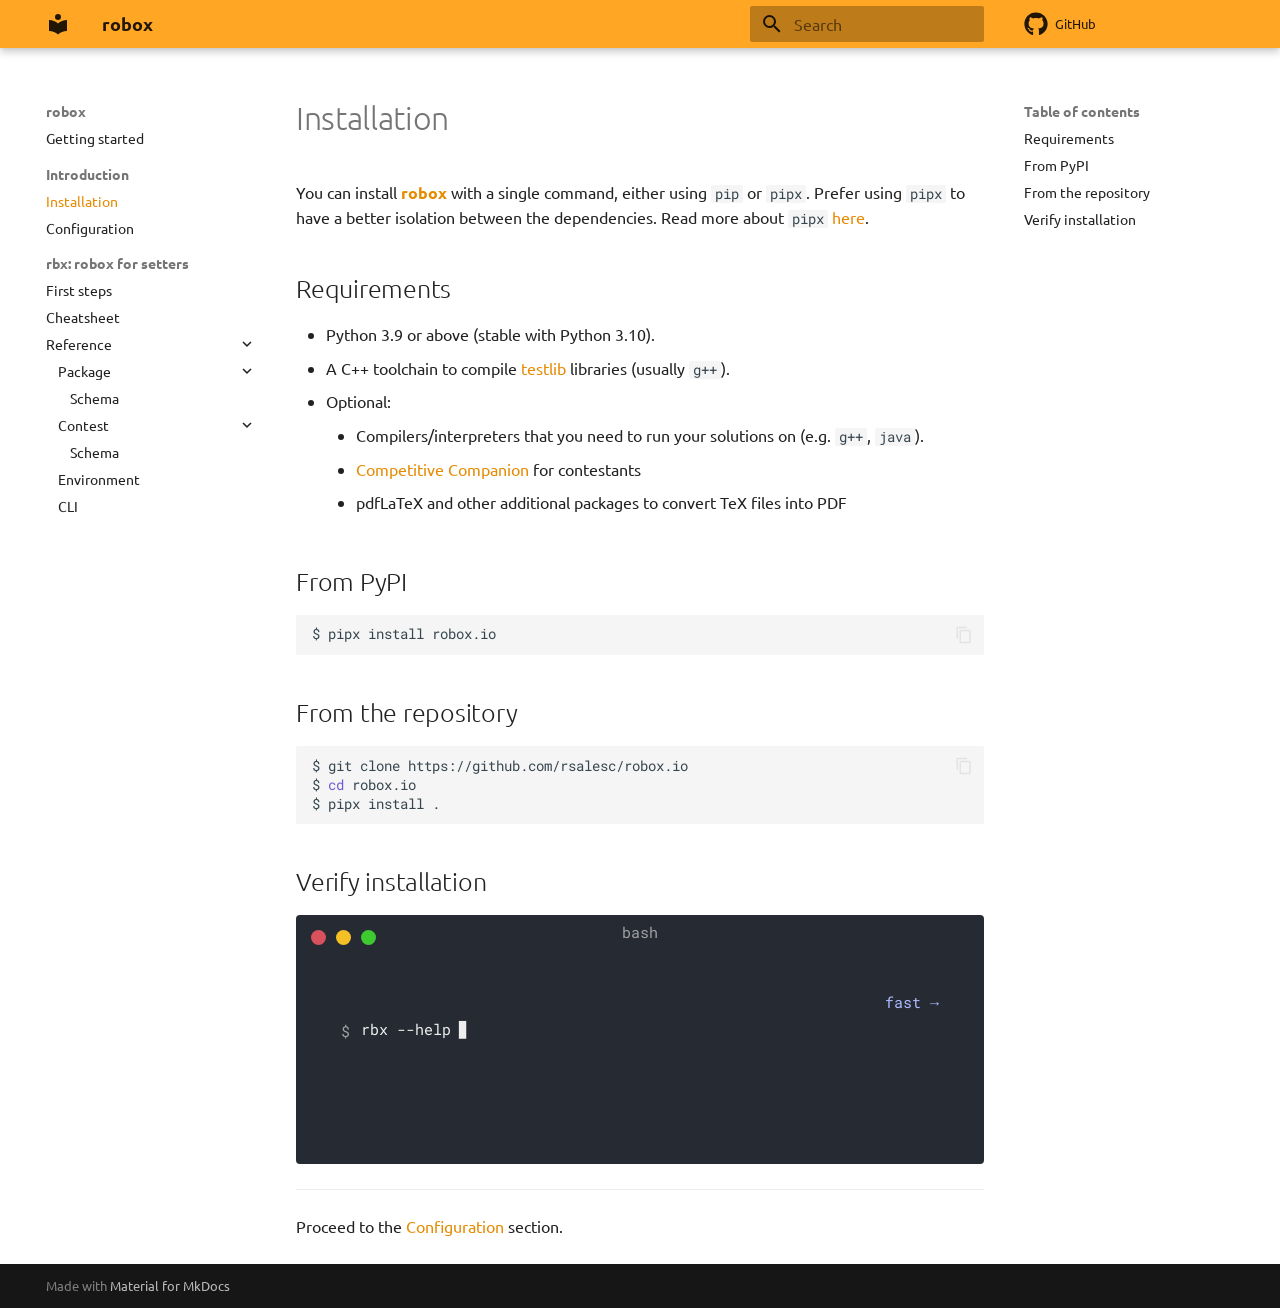
<file: intro/installation/index.html>
<!doctype html>
<html lang="en" class="no-js">
  <head>
    
      <meta charset="utf-8">
      <meta name="viewport" content="width=device-width,initial-scale=1">
      
      
      
      
        <link rel="prev" href="../..">
      
      
        <link rel="next" href="../configuration/">
      
      
      <link rel="icon" href="../../assets/images/favicon.png">
      <meta name="generator" content="mkdocs-1.6.0, mkdocs-material-9.5.28">
    
    
      
        <title>Installation - robox</title>
      
    
    
      <link rel="stylesheet" href="../../assets/stylesheets/main.6543a935.min.css">
      
        
        <link rel="stylesheet" href="../../assets/stylesheets/palette.06af60db.min.css">
      
      


    
    
      
    
    
      
        
        
        <link rel="preconnect" href="https://fonts.gstatic.com" crossorigin>
        <link rel="stylesheet" href="https://fonts.googleapis.com/css?family=Ubuntu:300,300i,400,400i,700,700i%7CRoboto+Mono:400,400i,700,700i&display=fallback">
        <style>:root{--md-text-font:"Ubuntu";--md-code-font:"Roboto Mono"}</style>
      
    
    
      <link rel="stylesheet" href="../../assets/_mkdocstrings.css">
    
      <link rel="stylesheet" href="../../extra.css">
    
      <link rel="stylesheet" href="../../termynal.css">
    
    <script>__md_scope=new URL("../..",location),__md_hash=e=>[...e].reduce((e,_)=>(e<<5)-e+_.charCodeAt(0),0),__md_get=(e,_=localStorage,t=__md_scope)=>JSON.parse(_.getItem(t.pathname+"."+e)),__md_set=(e,_,t=localStorage,a=__md_scope)=>{try{t.setItem(a.pathname+"."+e,JSON.stringify(_))}catch(e){}}</script>
    
      

    
    
    
  </head>
  
  
    
    
    
    
    
    <body dir="ltr" data-md-color-scheme="default" data-md-color-primary="orange" data-md-color-accent="indigo">
  
    
    <input class="md-toggle" data-md-toggle="drawer" type="checkbox" id="__drawer" autocomplete="off">
    <input class="md-toggle" data-md-toggle="search" type="checkbox" id="__search" autocomplete="off">
    <label class="md-overlay" for="__drawer"></label>
    <div data-md-component="skip">
      
        
        <a href="#installation" class="md-skip">
          Skip to content
        </a>
      
    </div>
    <div data-md-component="announce">
      
    </div>
    
    
      

  

<header class="md-header md-header--shadow" data-md-component="header">
  <nav class="md-header__inner md-grid" aria-label="Header">
    <a href="../.." title="robox" class="md-header__button md-logo" aria-label="robox" data-md-component="logo">
      
  
  <svg xmlns="http://www.w3.org/2000/svg" viewBox="0 0 24 24"><path d="M12 8a3 3 0 0 0 3-3 3 3 0 0 0-3-3 3 3 0 0 0-3 3 3 3 0 0 0 3 3m0 3.54C9.64 9.35 6.5 8 3 8v11c3.5 0 6.64 1.35 9 3.54 2.36-2.19 5.5-3.54 9-3.54V8c-3.5 0-6.64 1.35-9 3.54Z"/></svg>

    </a>
    <label class="md-header__button md-icon" for="__drawer">
      
      <svg xmlns="http://www.w3.org/2000/svg" viewBox="0 0 24 24"><path d="M3 6h18v2H3V6m0 5h18v2H3v-2m0 5h18v2H3v-2Z"/></svg>
    </label>
    <div class="md-header__title" data-md-component="header-title">
      <div class="md-header__ellipsis">
        <div class="md-header__topic">
          <span class="md-ellipsis">
            robox
          </span>
        </div>
        <div class="md-header__topic" data-md-component="header-topic">
          <span class="md-ellipsis">
            
              Installation
            
          </span>
        </div>
      </div>
    </div>
    
      
    
    
    
    
      <label class="md-header__button md-icon" for="__search">
        
        <svg xmlns="http://www.w3.org/2000/svg" viewBox="0 0 24 24"><path d="M9.5 3A6.5 6.5 0 0 1 16 9.5c0 1.61-.59 3.09-1.56 4.23l.27.27h.79l5 5-1.5 1.5-5-5v-.79l-.27-.27A6.516 6.516 0 0 1 9.5 16 6.5 6.5 0 0 1 3 9.5 6.5 6.5 0 0 1 9.5 3m0 2C7 5 5 7 5 9.5S7 14 9.5 14 14 12 14 9.5 12 5 9.5 5Z"/></svg>
      </label>
      <div class="md-search" data-md-component="search" role="dialog">
  <label class="md-search__overlay" for="__search"></label>
  <div class="md-search__inner" role="search">
    <form class="md-search__form" name="search">
      <input type="text" class="md-search__input" name="query" aria-label="Search" placeholder="Search" autocapitalize="off" autocorrect="off" autocomplete="off" spellcheck="false" data-md-component="search-query" required>
      <label class="md-search__icon md-icon" for="__search">
        
        <svg xmlns="http://www.w3.org/2000/svg" viewBox="0 0 24 24"><path d="M9.5 3A6.5 6.5 0 0 1 16 9.5c0 1.61-.59 3.09-1.56 4.23l.27.27h.79l5 5-1.5 1.5-5-5v-.79l-.27-.27A6.516 6.516 0 0 1 9.5 16 6.5 6.5 0 0 1 3 9.5 6.5 6.5 0 0 1 9.5 3m0 2C7 5 5 7 5 9.5S7 14 9.5 14 14 12 14 9.5 12 5 9.5 5Z"/></svg>
        
        <svg xmlns="http://www.w3.org/2000/svg" viewBox="0 0 24 24"><path d="M20 11v2H8l5.5 5.5-1.42 1.42L4.16 12l7.92-7.92L13.5 5.5 8 11h12Z"/></svg>
      </label>
      <nav class="md-search__options" aria-label="Search">
        
        <button type="reset" class="md-search__icon md-icon" title="Clear" aria-label="Clear" tabindex="-1">
          
          <svg xmlns="http://www.w3.org/2000/svg" viewBox="0 0 24 24"><path d="M19 6.41 17.59 5 12 10.59 6.41 5 5 6.41 10.59 12 5 17.59 6.41 19 12 13.41 17.59 19 19 17.59 13.41 12 19 6.41Z"/></svg>
        </button>
      </nav>
      
        <div class="md-search__suggest" data-md-component="search-suggest"></div>
      
    </form>
    <div class="md-search__output">
      <div class="md-search__scrollwrap" tabindex="0" data-md-scrollfix>
        <div class="md-search-result" data-md-component="search-result">
          <div class="md-search-result__meta">
            Initializing search
          </div>
          <ol class="md-search-result__list" role="presentation"></ol>
        </div>
      </div>
    </div>
  </div>
</div>
    
    
      <div class="md-header__source">
        <a href="https://github.com/rsalesc/robox.io" title="Go to repository" class="md-source" data-md-component="source">
  <div class="md-source__icon md-icon">
    
    <svg xmlns="http://www.w3.org/2000/svg" viewBox="0 0 496 512"><!--! Font Awesome Free 6.5.2 by @fontawesome - https://fontawesome.com License - https://fontawesome.com/license/free (Icons: CC BY 4.0, Fonts: SIL OFL 1.1, Code: MIT License) Copyright 2024 Fonticons, Inc.--><path d="M165.9 397.4c0 2-2.3 3.6-5.2 3.6-3.3.3-5.6-1.3-5.6-3.6 0-2 2.3-3.6 5.2-3.6 3-.3 5.6 1.3 5.6 3.6zm-31.1-4.5c-.7 2 1.3 4.3 4.3 4.9 2.6 1 5.6 0 6.2-2s-1.3-4.3-4.3-5.2c-2.6-.7-5.5.3-6.2 2.3zm44.2-1.7c-2.9.7-4.9 2.6-4.6 4.9.3 2 2.9 3.3 5.9 2.6 2.9-.7 4.9-2.6 4.6-4.6-.3-1.9-3-3.2-5.9-2.9zM244.8 8C106.1 8 0 113.3 0 252c0 110.9 69.8 205.8 169.5 239.2 12.8 2.3 17.3-5.6 17.3-12.1 0-6.2-.3-40.4-.3-61.4 0 0-70 15-84.7-29.8 0 0-11.4-29.1-27.8-36.6 0 0-22.9-15.7 1.6-15.4 0 0 24.9 2 38.6 25.8 21.9 38.6 58.6 27.5 72.9 20.9 2.3-16 8.8-27.1 16-33.7-55.9-6.2-112.3-14.3-112.3-110.5 0-27.5 7.6-41.3 23.6-58.9-2.6-6.5-11.1-33.3 2.6-67.9 20.9-6.5 69 27 69 27 20-5.6 41.5-8.5 62.8-8.5s42.8 2.9 62.8 8.5c0 0 48.1-33.6 69-27 13.7 34.7 5.2 61.4 2.6 67.9 16 17.7 25.8 31.5 25.8 58.9 0 96.5-58.9 104.2-114.8 110.5 9.2 7.9 17 22.9 17 46.4 0 33.7-.3 75.4-.3 83.6 0 6.5 4.6 14.4 17.3 12.1C428.2 457.8 496 362.9 496 252 496 113.3 383.5 8 244.8 8zM97.2 352.9c-1.3 1-1 3.3.7 5.2 1.6 1.6 3.9 2.3 5.2 1 1.3-1 1-3.3-.7-5.2-1.6-1.6-3.9-2.3-5.2-1zm-10.8-8.1c-.7 1.3.3 2.9 2.3 3.9 1.6 1 3.6.7 4.3-.7.7-1.3-.3-2.9-2.3-3.9-2-.6-3.6-.3-4.3.7zm32.4 35.6c-1.6 1.3-1 4.3 1.3 6.2 2.3 2.3 5.2 2.6 6.5 1 1.3-1.3.7-4.3-1.3-6.2-2.2-2.3-5.2-2.6-6.5-1zm-11.4-14.7c-1.6 1-1.6 3.6 0 5.9 1.6 2.3 4.3 3.3 5.6 2.3 1.6-1.3 1.6-3.9 0-6.2-1.4-2.3-4-3.3-5.6-2z"/></svg>
  </div>
  <div class="md-source__repository">
    GitHub
  </div>
</a>
      </div>
    
  </nav>
  
</header>
    
    <div class="md-container" data-md-component="container">
      
      
        
          
        
      
      <main class="md-main" data-md-component="main">
        <div class="md-main__inner md-grid">
          
            
              
              <div class="md-sidebar md-sidebar--primary" data-md-component="sidebar" data-md-type="navigation" >
                <div class="md-sidebar__scrollwrap">
                  <div class="md-sidebar__inner">
                    



<nav class="md-nav md-nav--primary" aria-label="Navigation" data-md-level="0">
  <label class="md-nav__title" for="__drawer">
    <a href="../.." title="robox" class="md-nav__button md-logo" aria-label="robox" data-md-component="logo">
      
  
  <svg xmlns="http://www.w3.org/2000/svg" viewBox="0 0 24 24"><path d="M12 8a3 3 0 0 0 3-3 3 3 0 0 0-3-3 3 3 0 0 0-3 3 3 3 0 0 0 3 3m0 3.54C9.64 9.35 6.5 8 3 8v11c3.5 0 6.64 1.35 9 3.54 2.36-2.19 5.5-3.54 9-3.54V8c-3.5 0-6.64 1.35-9 3.54Z"/></svg>

    </a>
    robox
  </label>
  
    <div class="md-nav__source">
      <a href="https://github.com/rsalesc/robox.io" title="Go to repository" class="md-source" data-md-component="source">
  <div class="md-source__icon md-icon">
    
    <svg xmlns="http://www.w3.org/2000/svg" viewBox="0 0 496 512"><!--! Font Awesome Free 6.5.2 by @fontawesome - https://fontawesome.com License - https://fontawesome.com/license/free (Icons: CC BY 4.0, Fonts: SIL OFL 1.1, Code: MIT License) Copyright 2024 Fonticons, Inc.--><path d="M165.9 397.4c0 2-2.3 3.6-5.2 3.6-3.3.3-5.6-1.3-5.6-3.6 0-2 2.3-3.6 5.2-3.6 3-.3 5.6 1.3 5.6 3.6zm-31.1-4.5c-.7 2 1.3 4.3 4.3 4.9 2.6 1 5.6 0 6.2-2s-1.3-4.3-4.3-5.2c-2.6-.7-5.5.3-6.2 2.3zm44.2-1.7c-2.9.7-4.9 2.6-4.6 4.9.3 2 2.9 3.3 5.9 2.6 2.9-.7 4.9-2.6 4.6-4.6-.3-1.9-3-3.2-5.9-2.9zM244.8 8C106.1 8 0 113.3 0 252c0 110.9 69.8 205.8 169.5 239.2 12.8 2.3 17.3-5.6 17.3-12.1 0-6.2-.3-40.4-.3-61.4 0 0-70 15-84.7-29.8 0 0-11.4-29.1-27.8-36.6 0 0-22.9-15.7 1.6-15.4 0 0 24.9 2 38.6 25.8 21.9 38.6 58.6 27.5 72.9 20.9 2.3-16 8.8-27.1 16-33.7-55.9-6.2-112.3-14.3-112.3-110.5 0-27.5 7.6-41.3 23.6-58.9-2.6-6.5-11.1-33.3 2.6-67.9 20.9-6.5 69 27 69 27 20-5.6 41.5-8.5 62.8-8.5s42.8 2.9 62.8 8.5c0 0 48.1-33.6 69-27 13.7 34.7 5.2 61.4 2.6 67.9 16 17.7 25.8 31.5 25.8 58.9 0 96.5-58.9 104.2-114.8 110.5 9.2 7.9 17 22.9 17 46.4 0 33.7-.3 75.4-.3 83.6 0 6.5 4.6 14.4 17.3 12.1C428.2 457.8 496 362.9 496 252 496 113.3 383.5 8 244.8 8zM97.2 352.9c-1.3 1-1 3.3.7 5.2 1.6 1.6 3.9 2.3 5.2 1 1.3-1 1-3.3-.7-5.2-1.6-1.6-3.9-2.3-5.2-1zm-10.8-8.1c-.7 1.3.3 2.9 2.3 3.9 1.6 1 3.6.7 4.3-.7.7-1.3-.3-2.9-2.3-3.9-2-.6-3.6-.3-4.3.7zm32.4 35.6c-1.6 1.3-1 4.3 1.3 6.2 2.3 2.3 5.2 2.6 6.5 1 1.3-1.3.7-4.3-1.3-6.2-2.2-2.3-5.2-2.6-6.5-1zm-11.4-14.7c-1.6 1-1.6 3.6 0 5.9 1.6 2.3 4.3 3.3 5.6 2.3 1.6-1.3 1.6-3.9 0-6.2-1.4-2.3-4-3.3-5.6-2z"/></svg>
  </div>
  <div class="md-source__repository">
    GitHub
  </div>
</a>
    </div>
  
  <ul class="md-nav__list" data-md-scrollfix>
    
      
      
  
  
  
  
    <li class="md-nav__item">
      <a href="../.." class="md-nav__link">
        
  
  <span class="md-ellipsis">
    Getting started
  </span>
  

      </a>
    </li>
  

    
      
      
  
  
    
  
  
  
    
    
      
        
      
        
      
    
    
      
        
        
      
    
    
    <li class="md-nav__item md-nav__item--active md-nav__item--section md-nav__item--nested">
      
        
        
        <input class="md-nav__toggle md-toggle " type="checkbox" id="__nav_2" checked>
        
          
          <label class="md-nav__link" for="__nav_2" id="__nav_2_label" tabindex="">
            
  
  <span class="md-ellipsis">
    Introduction
  </span>
  

            <span class="md-nav__icon md-icon"></span>
          </label>
        
        <nav class="md-nav" data-md-level="1" aria-labelledby="__nav_2_label" aria-expanded="true">
          <label class="md-nav__title" for="__nav_2">
            <span class="md-nav__icon md-icon"></span>
            Introduction
          </label>
          <ul class="md-nav__list" data-md-scrollfix>
            
              
                
  
  
    
  
  
  
    <li class="md-nav__item md-nav__item--active">
      
      <input class="md-nav__toggle md-toggle" type="checkbox" id="__toc">
      
      
        
      
      
        <label class="md-nav__link md-nav__link--active" for="__toc">
          
  
  <span class="md-ellipsis">
    Installation
  </span>
  

          <span class="md-nav__icon md-icon"></span>
        </label>
      
      <a href="./" class="md-nav__link md-nav__link--active">
        
  
  <span class="md-ellipsis">
    Installation
  </span>
  

      </a>
      
        

<nav class="md-nav md-nav--secondary" aria-label="Table of contents">
  
  
  
    
  
  
    <label class="md-nav__title" for="__toc">
      <span class="md-nav__icon md-icon"></span>
      Table of contents
    </label>
    <ul class="md-nav__list" data-md-component="toc" data-md-scrollfix>
      
        <li class="md-nav__item">
  <a href="#requirements" class="md-nav__link">
    <span class="md-ellipsis">
      Requirements
    </span>
  </a>
  
</li>
      
        <li class="md-nav__item">
  <a href="#from-pypi" class="md-nav__link">
    <span class="md-ellipsis">
      From PyPI
    </span>
  </a>
  
</li>
      
        <li class="md-nav__item">
  <a href="#from-the-repository" class="md-nav__link">
    <span class="md-ellipsis">
      From the repository
    </span>
  </a>
  
</li>
      
        <li class="md-nav__item">
  <a href="#verify-installation" class="md-nav__link">
    <span class="md-ellipsis">
      Verify installation
    </span>
  </a>
  
</li>
      
    </ul>
  
</nav>
      
    </li>
  

              
            
              
                
  
  
  
  
    <li class="md-nav__item">
      <a href="../configuration/" class="md-nav__link">
        
  
  <span class="md-ellipsis">
    Configuration
  </span>
  

      </a>
    </li>
  

              
            
          </ul>
        </nav>
      
    </li>
  

    
      
      
  
  
  
  
    
    
      
        
      
        
      
        
      
    
    
      
        
        
      
    
    
    <li class="md-nav__item md-nav__item--section md-nav__item--nested">
      
        
        
          
        
        <input class="md-nav__toggle md-toggle md-toggle--indeterminate" type="checkbox" id="__nav_3" >
        
          
          <label class="md-nav__link" for="__nav_3" id="__nav_3_label" tabindex="">
            
  
  <span class="md-ellipsis">
    rbx: robox for setters
  </span>
  

            <span class="md-nav__icon md-icon"></span>
          </label>
        
        <nav class="md-nav" data-md-level="1" aria-labelledby="__nav_3_label" aria-expanded="false">
          <label class="md-nav__title" for="__nav_3">
            <span class="md-nav__icon md-icon"></span>
            rbx: robox for setters
          </label>
          <ul class="md-nav__list" data-md-scrollfix>
            
              
                
  
  
  
  
    <li class="md-nav__item">
      <a href="../../setters/first-steps/" class="md-nav__link">
        
  
  <span class="md-ellipsis">
    First steps
  </span>
  

      </a>
    </li>
  

              
            
              
                
  
  
  
  
    <li class="md-nav__item">
      <a href="../../setters/cheatsheet/" class="md-nav__link">
        
  
  <span class="md-ellipsis">
    Cheatsheet
  </span>
  

      </a>
    </li>
  

              
            
              
                
  
  
  
  
    
    
      
        
      
        
      
        
      
        
      
    
    
      
    
    
    <li class="md-nav__item md-nav__item--nested">
      
        
        
          
        
        <input class="md-nav__toggle md-toggle md-toggle--indeterminate" type="checkbox" id="__nav_3_3" >
        
          
          <label class="md-nav__link" for="__nav_3_3" id="__nav_3_3_label" tabindex="0">
            
  
  <span class="md-ellipsis">
    Reference
  </span>
  

            <span class="md-nav__icon md-icon"></span>
          </label>
        
        <nav class="md-nav" data-md-level="2" aria-labelledby="__nav_3_3_label" aria-expanded="false">
          <label class="md-nav__title" for="__nav_3_3">
            <span class="md-nav__icon md-icon"></span>
            Reference
          </label>
          <ul class="md-nav__list" data-md-scrollfix>
            
              
                
  
  
  
  
    
    
      
        
          
        
      
        
      
    
    
      
    
    
    <li class="md-nav__item md-nav__item--nested">
      
        
        
          
        
        <input class="md-nav__toggle md-toggle md-toggle--indeterminate" type="checkbox" id="__nav_3_3_1" >
        
          
          
          <div class="md-nav__link md-nav__container">
            <a href="../../setters/reference/package/" class="md-nav__link ">
              
  
  <span class="md-ellipsis">
    Package
  </span>
  

            </a>
            
              
              <label class="md-nav__link " for="__nav_3_3_1" id="__nav_3_3_1_label" tabindex="0">
                <span class="md-nav__icon md-icon"></span>
              </label>
            
          </div>
        
        <nav class="md-nav" data-md-level="3" aria-labelledby="__nav_3_3_1_label" aria-expanded="false">
          <label class="md-nav__title" for="__nav_3_3_1">
            <span class="md-nav__icon md-icon"></span>
            Package
          </label>
          <ul class="md-nav__list" data-md-scrollfix>
            
              
            
              
                
  
  
  
  
    <li class="md-nav__item">
      <a href="../../setters/reference/package/schema/" class="md-nav__link">
        
  
  <span class="md-ellipsis">
    Schema
  </span>
  

      </a>
    </li>
  

              
            
          </ul>
        </nav>
      
    </li>
  

              
            
              
                
  
  
  
  
    
    
      
        
          
        
      
        
      
    
    
      
    
    
    <li class="md-nav__item md-nav__item--nested">
      
        
        
          
        
        <input class="md-nav__toggle md-toggle md-toggle--indeterminate" type="checkbox" id="__nav_3_3_2" >
        
          
          
          <div class="md-nav__link md-nav__container">
            <a href="../../setters/reference/contest/" class="md-nav__link ">
              
  
  <span class="md-ellipsis">
    Contest
  </span>
  

            </a>
            
              
              <label class="md-nav__link " for="__nav_3_3_2" id="__nav_3_3_2_label" tabindex="0">
                <span class="md-nav__icon md-icon"></span>
              </label>
            
          </div>
        
        <nav class="md-nav" data-md-level="3" aria-labelledby="__nav_3_3_2_label" aria-expanded="false">
          <label class="md-nav__title" for="__nav_3_3_2">
            <span class="md-nav__icon md-icon"></span>
            Contest
          </label>
          <ul class="md-nav__list" data-md-scrollfix>
            
              
            
              
                
  
  
  
  
    <li class="md-nav__item">
      <a href="../../setters/reference/contest/schema/" class="md-nav__link">
        
  
  <span class="md-ellipsis">
    Schema
  </span>
  

      </a>
    </li>
  

              
            
          </ul>
        </nav>
      
    </li>
  

              
            
              
                
  
  
  
  
    <li class="md-nav__item">
      <a href="../../setters/reference/environment/" class="md-nav__link">
        
  
  <span class="md-ellipsis">
    Environment
  </span>
  

      </a>
    </li>
  

              
            
              
                
  
  
  
  
    <li class="md-nav__item">
      <a href="../../setters/reference/cli/" class="md-nav__link">
        
  
  <span class="md-ellipsis">
    CLI
  </span>
  

      </a>
    </li>
  

              
            
          </ul>
        </nav>
      
    </li>
  

              
            
          </ul>
        </nav>
      
    </li>
  

    
  </ul>
</nav>
                  </div>
                </div>
              </div>
            
            
              
              <div class="md-sidebar md-sidebar--secondary" data-md-component="sidebar" data-md-type="toc" >
                <div class="md-sidebar__scrollwrap">
                  <div class="md-sidebar__inner">
                    

<nav class="md-nav md-nav--secondary" aria-label="Table of contents">
  
  
  
    
  
  
    <label class="md-nav__title" for="__toc">
      <span class="md-nav__icon md-icon"></span>
      Table of contents
    </label>
    <ul class="md-nav__list" data-md-component="toc" data-md-scrollfix>
      
        <li class="md-nav__item">
  <a href="#requirements" class="md-nav__link">
    <span class="md-ellipsis">
      Requirements
    </span>
  </a>
  
</li>
      
        <li class="md-nav__item">
  <a href="#from-pypi" class="md-nav__link">
    <span class="md-ellipsis">
      From PyPI
    </span>
  </a>
  
</li>
      
        <li class="md-nav__item">
  <a href="#from-the-repository" class="md-nav__link">
    <span class="md-ellipsis">
      From the repository
    </span>
  </a>
  
</li>
      
        <li class="md-nav__item">
  <a href="#verify-installation" class="md-nav__link">
    <span class="md-ellipsis">
      Verify installation
    </span>
  </a>
  
</li>
      
    </ul>
  
</nav>
                  </div>
                </div>
              </div>
            
          
          
            <div class="md-content" data-md-component="content">
              <article class="md-content__inner md-typeset">
                
                  

  
  


<h1 id="installation">Installation</h1>
<p>You can install <a class="robox" href="">robox</a> with a single command, either using <code>pip</code> or <code>pipx</code>. Prefer using <code>pipx</code> to have a better isolation between the dependencies. Read more about <code>pipx</code> <a href="https://pipx.pypa.io/stable/installation/">here</a>.</p>
<h2 id="requirements">Requirements</h2>
<ul>
<li>Python 3.9 or above (stable with Python 3.10).</li>
<li>A C++ toolchain to compile <a href="https://github.com/MikeMirzayanov/testlib">testlib</a> libraries (usually <code>g++</code>).</li>
<li>Optional:<ul>
<li>Compilers/interpreters that you need to run your solutions on (e.g. <code>g++</code>, <code>java</code>).</li>
<li><a href="https://github.com/jmerle/competitive-companion">Competitive Companion</a> for contestants</li>
<li>pdfLaTeX and other additional packages to convert TeX files into PDF</li>
</ul>
</li>
</ul>
<h2 id="from-pypi">From PyPI</h2>
<div class="language-bash highlight"><pre><span></span><code><span id="__span-0-1"><a id="__codelineno-0-1" name="__codelineno-0-1" href="#__codelineno-0-1"></a>$<span class="w"> </span>pipx<span class="w"> </span>install<span class="w"> </span>robox.io
</span></code></pre></div>
<h2 id="from-the-repository">From the repository</h2>
<div class="language-bash highlight"><pre><span></span><code><span id="__span-1-1"><a id="__codelineno-1-1" name="__codelineno-1-1" href="#__codelineno-1-1"></a>$<span class="w"> </span>git<span class="w"> </span>clone<span class="w"> </span>https://github.com/rsalesc/robox.io
</span><span id="__span-1-2"><a id="__codelineno-1-2" name="__codelineno-1-2" href="#__codelineno-1-2"></a>$<span class="w"> </span><span class="nb">cd</span><span class="w"> </span>robox.io
</span><span id="__span-1-3"><a id="__codelineno-1-3" name="__codelineno-1-3" href="#__codelineno-1-3"></a>$<span class="w"> </span>pipx<span class="w"> </span>install<span class="w"> </span>.
</span></code></pre></div>
<h2 id="verify-installation">Verify installation</h2>
<div class="termy" data-termynal data-ty-macos data-ty-title="bash"><span data-ty="input" data-ty-prompt="$">rbx --help</span><span class="termynal-comment" data-ty># Robox help string should show up here</span><span data-ty></span></div>

<hr />
<p>Proceed to the <a href="../configuration/">Configuration</a> section.</p>












                
              </article>
            </div>
          
          
<script>var target=document.getElementById(location.hash.slice(1));target&&target.name&&(target.checked=target.name.startsWith("__tabbed_"))</script>
        </div>
        
      </main>
      
        <footer class="md-footer">
  
  <div class="md-footer-meta md-typeset">
    <div class="md-footer-meta__inner md-grid">
      <div class="md-copyright">
  
  
    Made with
    <a href="https://squidfunk.github.io/mkdocs-material/" target="_blank" rel="noopener">
      Material for MkDocs
    </a>
  
</div>
      
    </div>
  </div>
</footer>
      
    </div>
    <div class="md-dialog" data-md-component="dialog">
      <div class="md-dialog__inner md-typeset"></div>
    </div>
    
    
    <script id="__config" type="application/json">{"base": "../..", "features": ["content.code.copy", "content.code.annotate", "navigation.sections", "navigation.indexes", "navigation.path", "navigation.expand", "search.highlight", "search.suggest", "toc.follow"], "search": "../../assets/javascripts/workers/search.b8dbb3d2.min.js", "tags": {"accepted": "\u003cspan style=\"color: green\"\u003eaccepted\u003c/span\u003e", "wrong_answer": "\u003cspan style=\"color: red\"\u003ewrong answer\u003c/span\u003e"}, "translations": {"clipboard.copied": "Copied to clipboard", "clipboard.copy": "Copy to clipboard", "search.result.more.one": "1 more on this page", "search.result.more.other": "# more on this page", "search.result.none": "No matching documents", "search.result.one": "1 matching document", "search.result.other": "# matching documents", "search.result.placeholder": "Type to start searching", "search.result.term.missing": "Missing", "select.version": "Select version"}}</script>
    
    
      <script src="../../assets/javascripts/bundle.fe8b6f2b.min.js"></script>
      
        <script src="../../termynal.js"></script>
      
    
  </body>
</html>
</file>
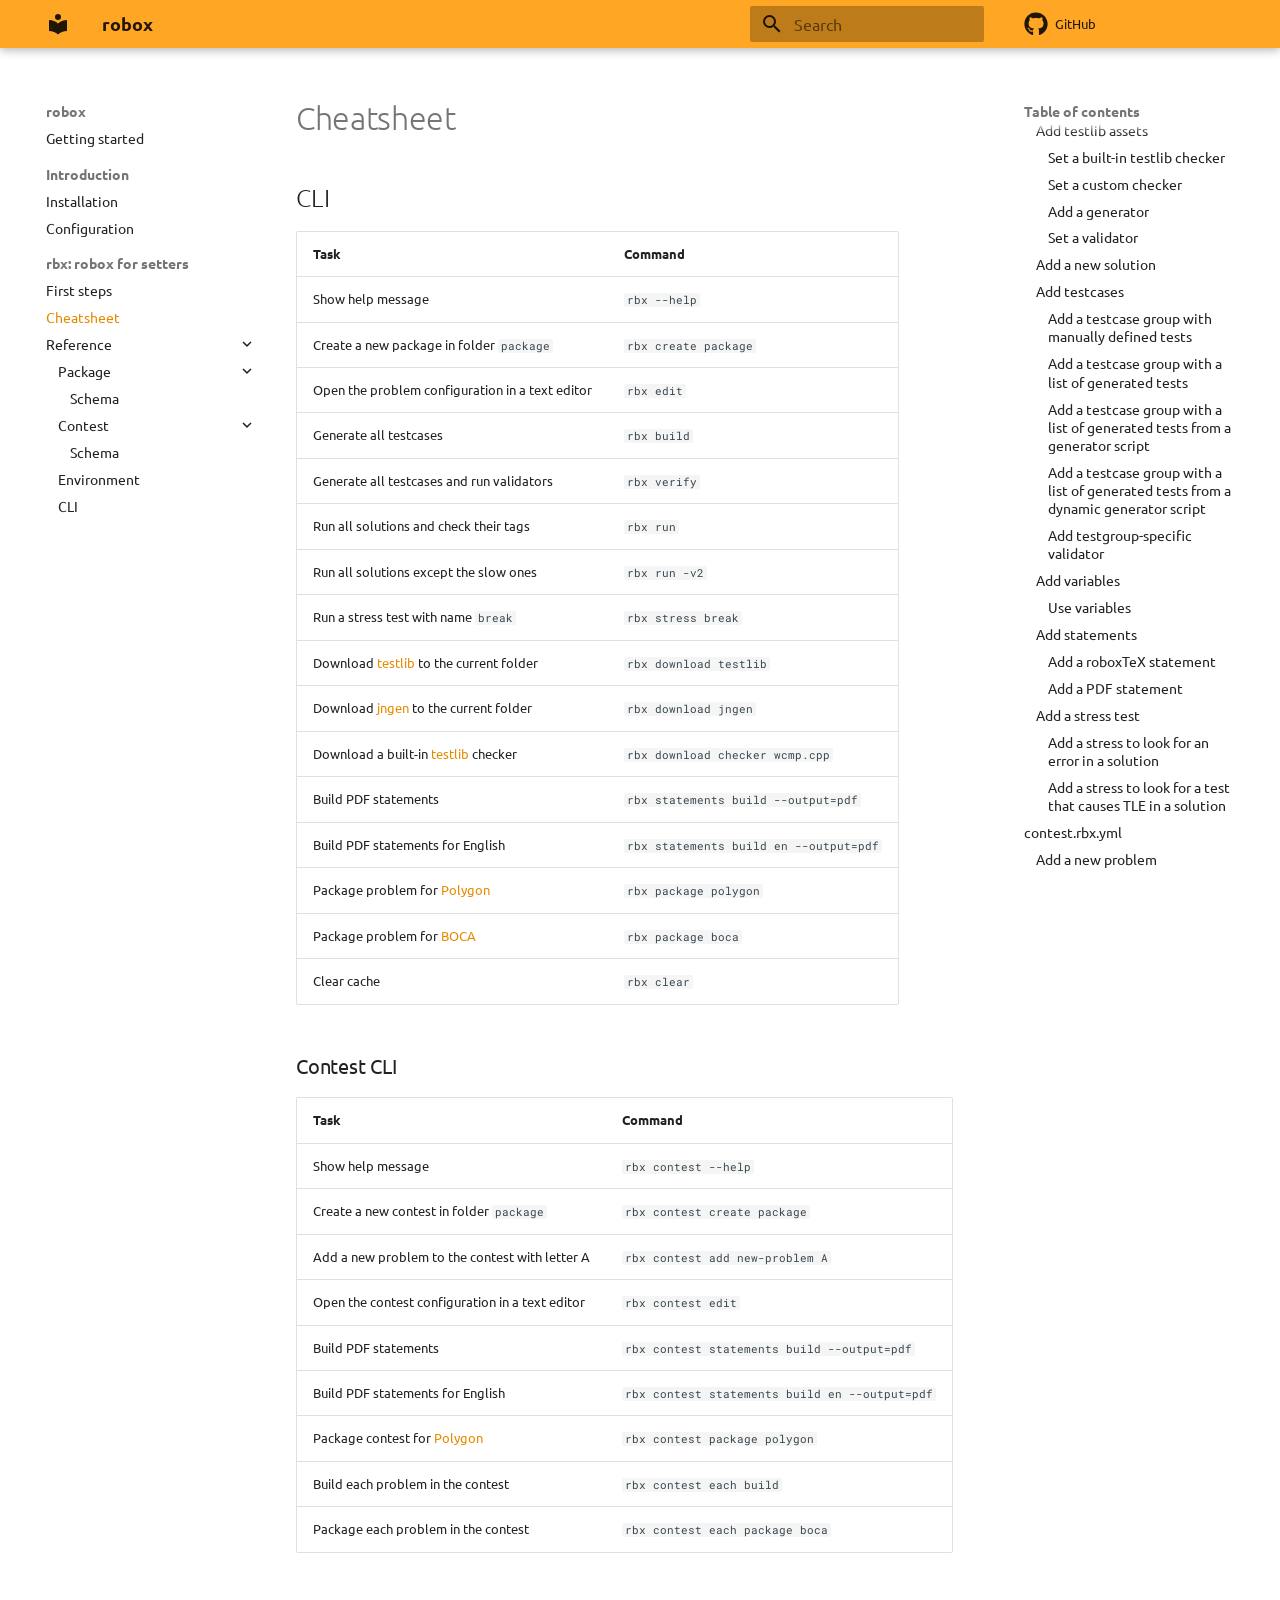
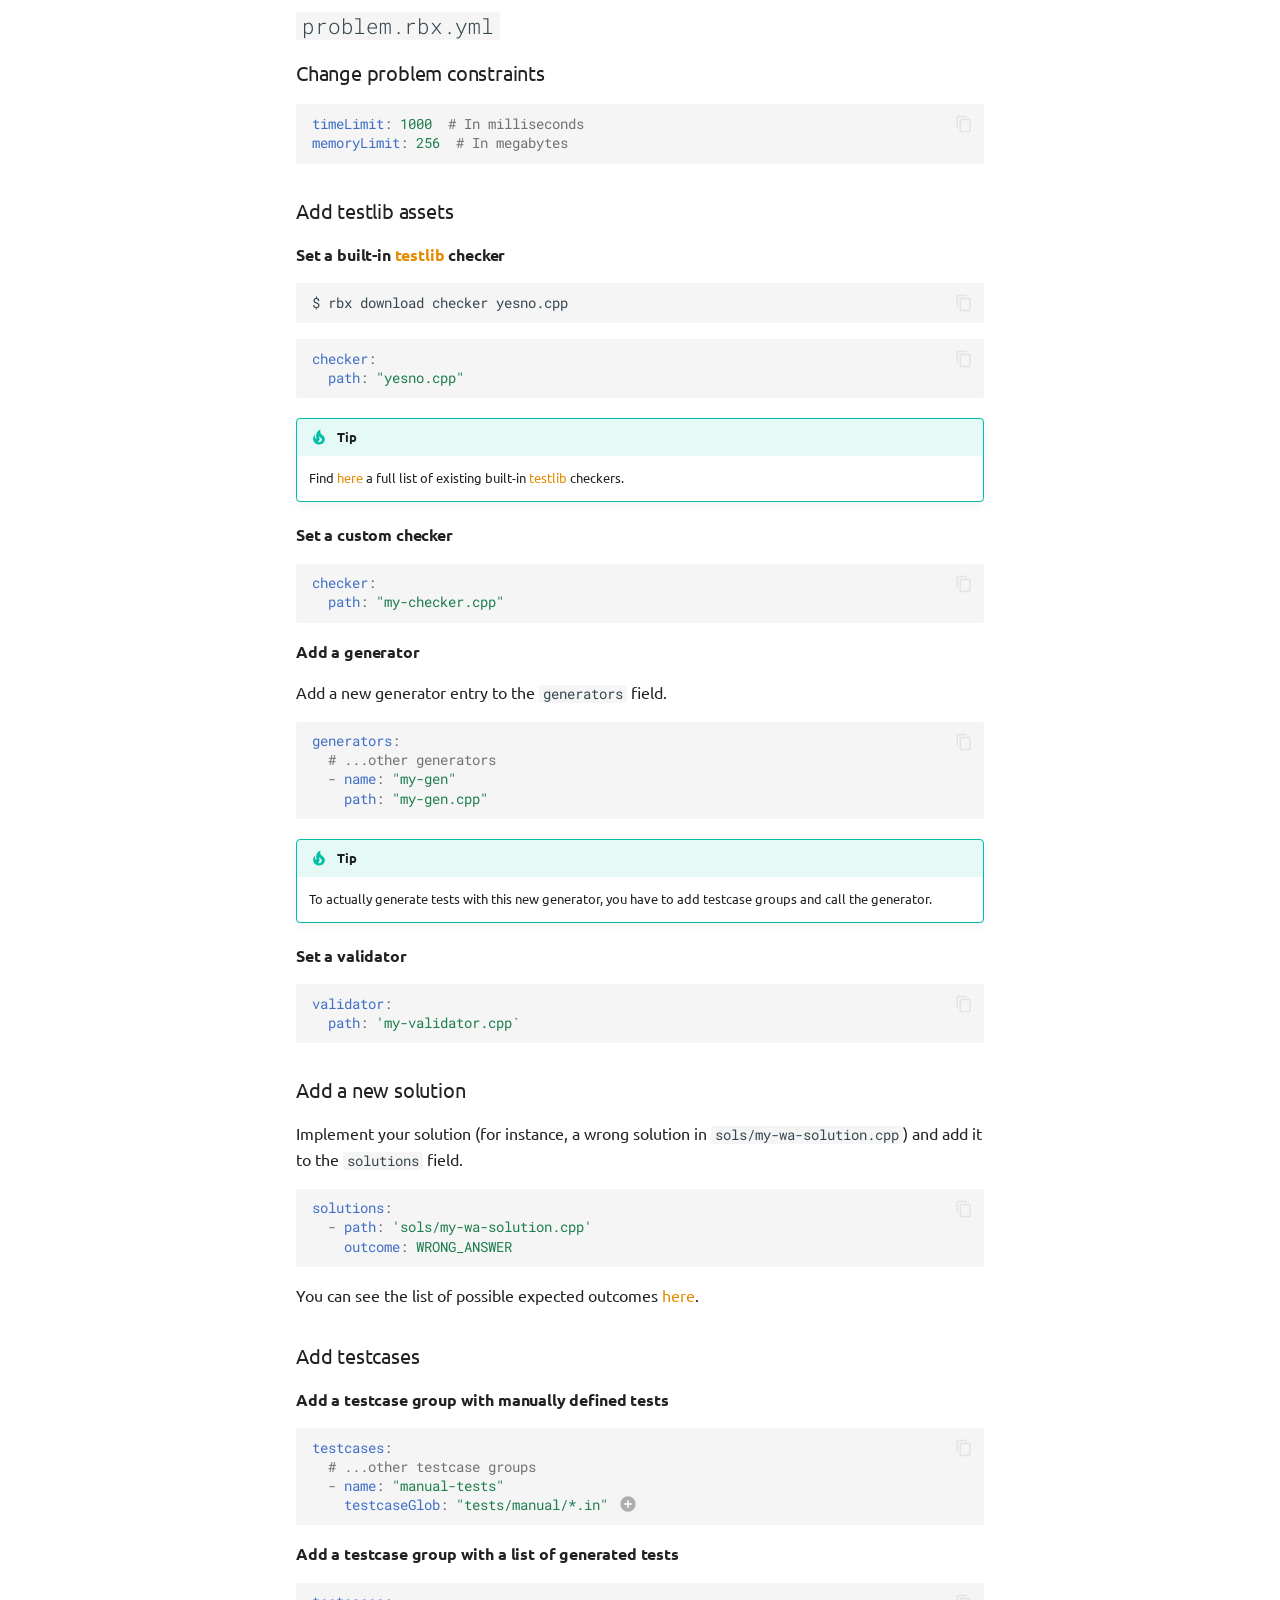
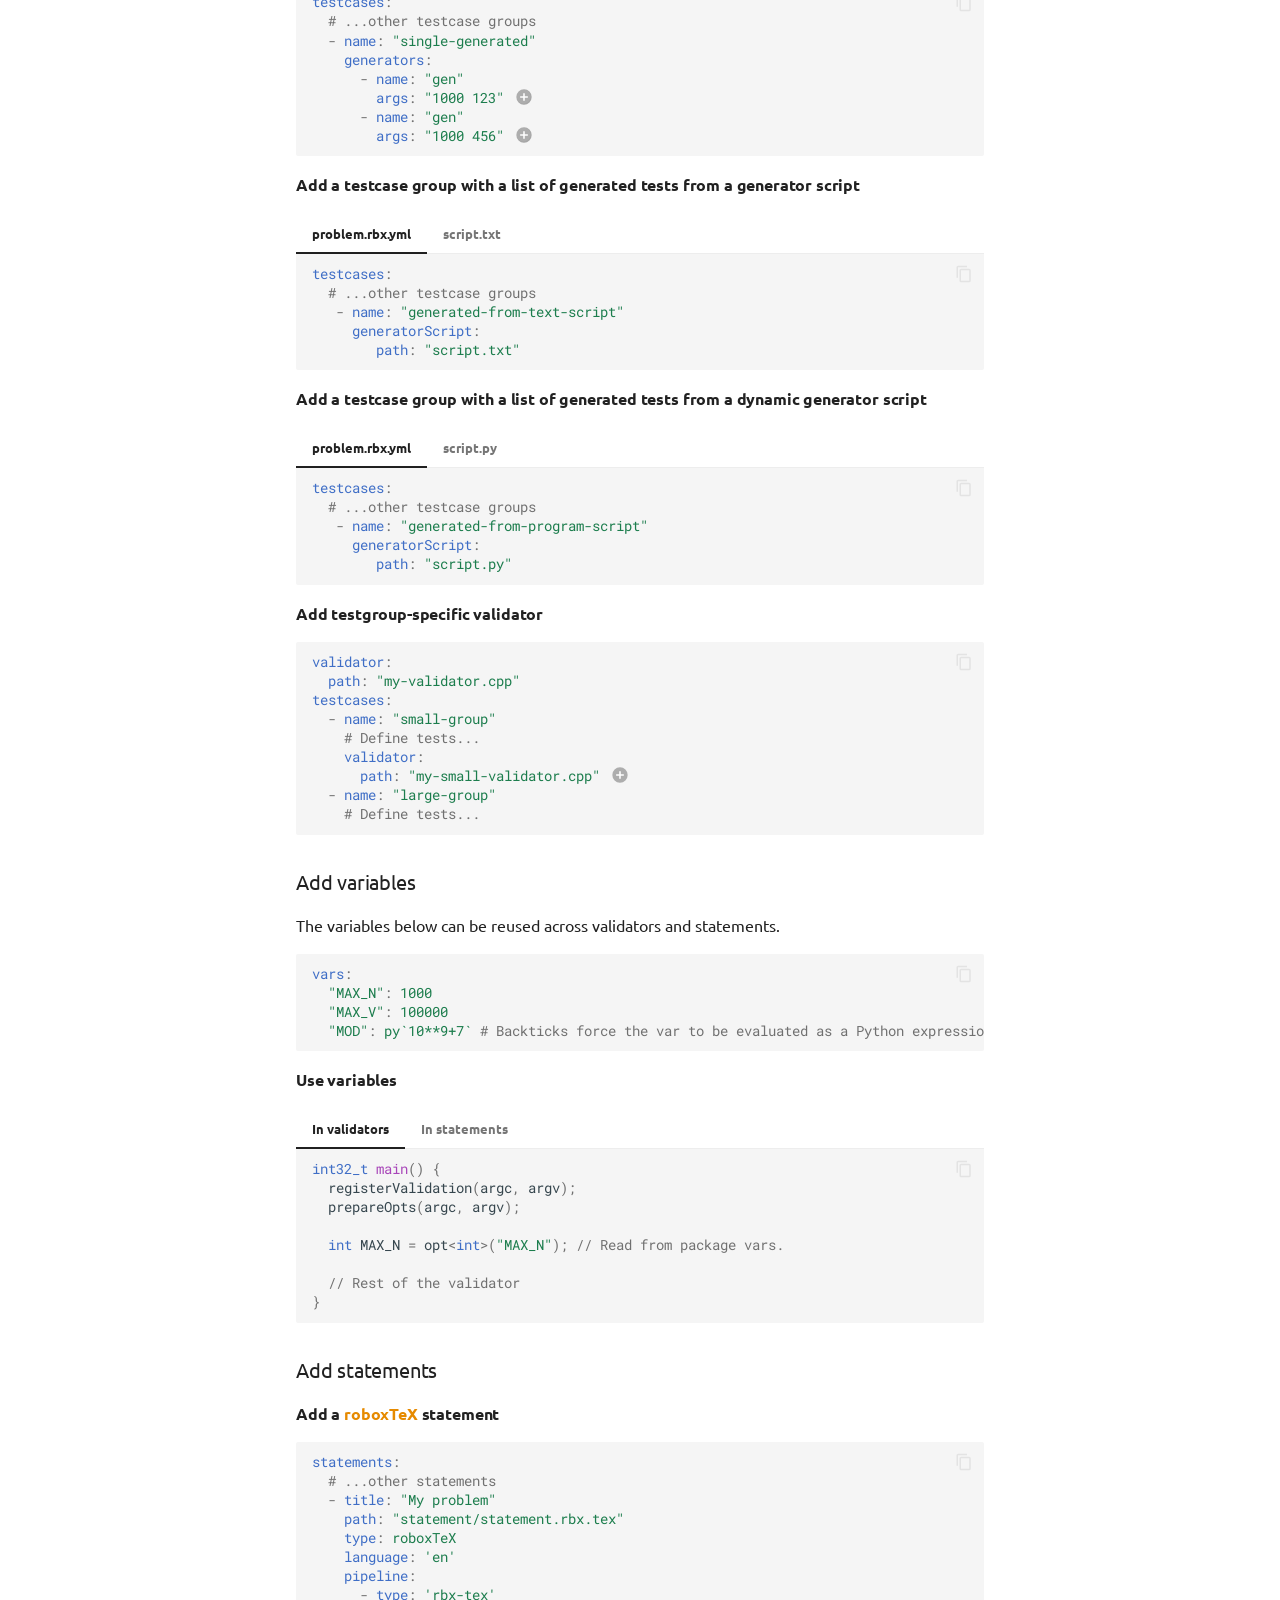
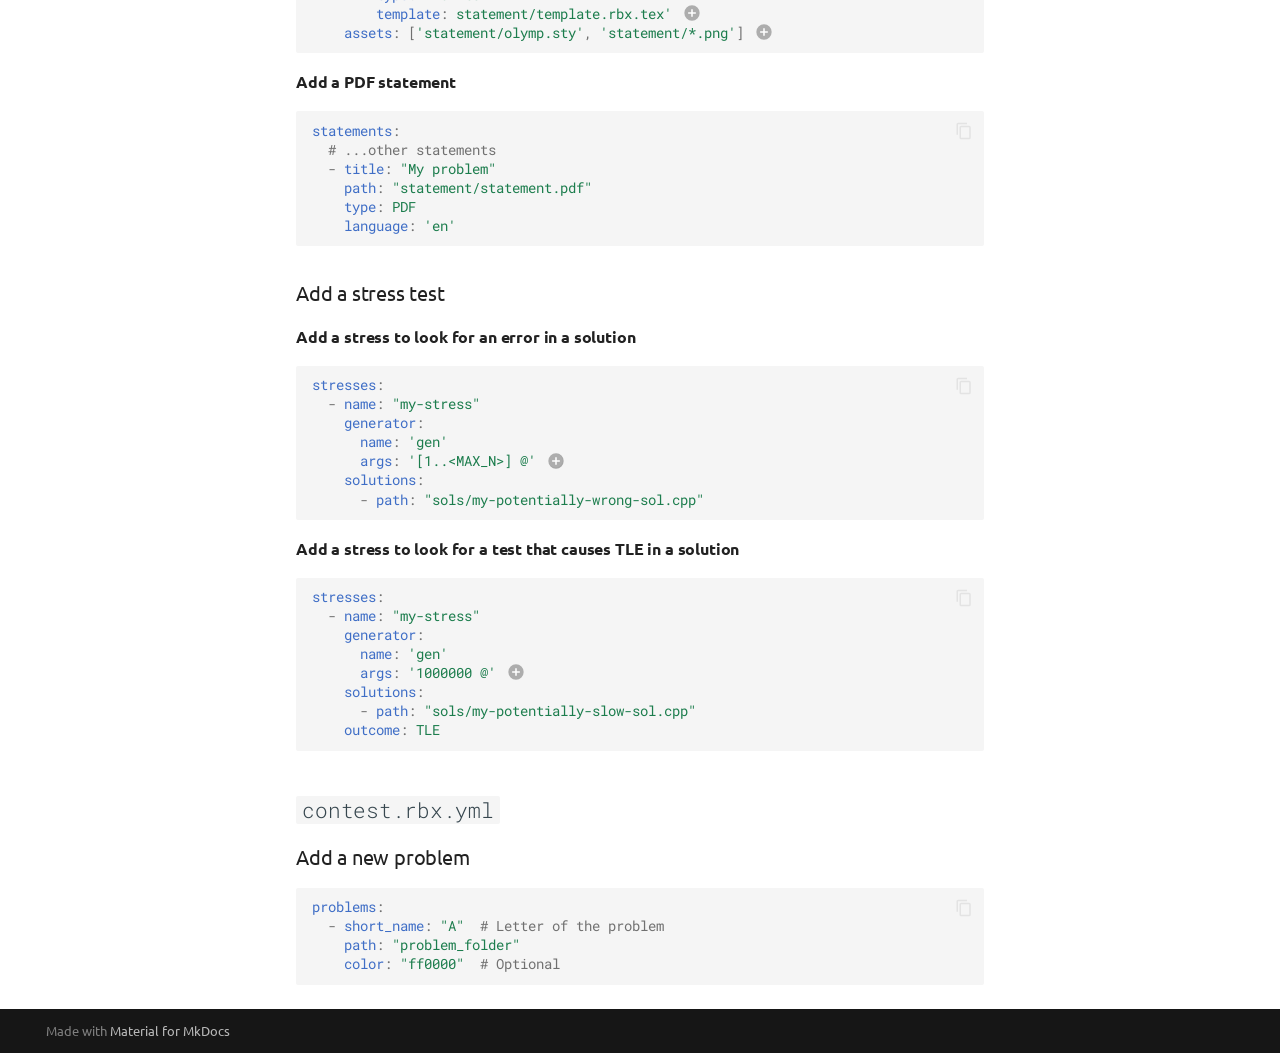
<file: setters/cheatsheet/index.html>
<!doctype html>
<html lang="en" class="no-js">
  <head>
    
      <meta charset="utf-8">
      <meta name="viewport" content="width=device-width,initial-scale=1">
      
      
      
      
        <link rel="prev" href="../first-steps/">
      
      
        <link rel="next" href="../reference/package/">
      
      
      <link rel="icon" href="../../assets/images/favicon.png">
      <meta name="generator" content="mkdocs-1.6.0, mkdocs-material-9.5.28">
    
    
      
        <title>Cheatsheet - robox</title>
      
    
    
      <link rel="stylesheet" href="../../assets/stylesheets/main.6543a935.min.css">
      
        
        <link rel="stylesheet" href="../../assets/stylesheets/palette.06af60db.min.css">
      
      


    
    
      
    
    
      
        
        
        <link rel="preconnect" href="https://fonts.gstatic.com" crossorigin>
        <link rel="stylesheet" href="https://fonts.googleapis.com/css?family=Ubuntu:300,300i,400,400i,700,700i%7CRoboto+Mono:400,400i,700,700i&display=fallback">
        <style>:root{--md-text-font:"Ubuntu";--md-code-font:"Roboto Mono"}</style>
      
    
    
      <link rel="stylesheet" href="../../assets/_mkdocstrings.css">
    
      <link rel="stylesheet" href="../../extra.css">
    
      <link rel="stylesheet" href="../../termynal.css">
    
    <script>__md_scope=new URL("../..",location),__md_hash=e=>[...e].reduce((e,_)=>(e<<5)-e+_.charCodeAt(0),0),__md_get=(e,_=localStorage,t=__md_scope)=>JSON.parse(_.getItem(t.pathname+"."+e)),__md_set=(e,_,t=localStorage,a=__md_scope)=>{try{t.setItem(a.pathname+"."+e,JSON.stringify(_))}catch(e){}}</script>
    
      

    
    
    
  </head>
  
  
    
    
    
    
    
    <body dir="ltr" data-md-color-scheme="default" data-md-color-primary="orange" data-md-color-accent="indigo">
  
    
    <input class="md-toggle" data-md-toggle="drawer" type="checkbox" id="__drawer" autocomplete="off">
    <input class="md-toggle" data-md-toggle="search" type="checkbox" id="__search" autocomplete="off">
    <label class="md-overlay" for="__drawer"></label>
    <div data-md-component="skip">
      
        
        <a href="#cheatsheet" class="md-skip">
          Skip to content
        </a>
      
    </div>
    <div data-md-component="announce">
      
    </div>
    
    
      

  

<header class="md-header md-header--shadow" data-md-component="header">
  <nav class="md-header__inner md-grid" aria-label="Header">
    <a href="../.." title="robox" class="md-header__button md-logo" aria-label="robox" data-md-component="logo">
      
  
  <svg xmlns="http://www.w3.org/2000/svg" viewBox="0 0 24 24"><path d="M12 8a3 3 0 0 0 3-3 3 3 0 0 0-3-3 3 3 0 0 0-3 3 3 3 0 0 0 3 3m0 3.54C9.64 9.35 6.5 8 3 8v11c3.5 0 6.64 1.35 9 3.54 2.36-2.19 5.5-3.54 9-3.54V8c-3.5 0-6.64 1.35-9 3.54Z"/></svg>

    </a>
    <label class="md-header__button md-icon" for="__drawer">
      
      <svg xmlns="http://www.w3.org/2000/svg" viewBox="0 0 24 24"><path d="M3 6h18v2H3V6m0 5h18v2H3v-2m0 5h18v2H3v-2Z"/></svg>
    </label>
    <div class="md-header__title" data-md-component="header-title">
      <div class="md-header__ellipsis">
        <div class="md-header__topic">
          <span class="md-ellipsis">
            robox
          </span>
        </div>
        <div class="md-header__topic" data-md-component="header-topic">
          <span class="md-ellipsis">
            
              Cheatsheet
            
          </span>
        </div>
      </div>
    </div>
    
      
    
    
    
    
      <label class="md-header__button md-icon" for="__search">
        
        <svg xmlns="http://www.w3.org/2000/svg" viewBox="0 0 24 24"><path d="M9.5 3A6.5 6.5 0 0 1 16 9.5c0 1.61-.59 3.09-1.56 4.23l.27.27h.79l5 5-1.5 1.5-5-5v-.79l-.27-.27A6.516 6.516 0 0 1 9.5 16 6.5 6.5 0 0 1 3 9.5 6.5 6.5 0 0 1 9.5 3m0 2C7 5 5 7 5 9.5S7 14 9.5 14 14 12 14 9.5 12 5 9.5 5Z"/></svg>
      </label>
      <div class="md-search" data-md-component="search" role="dialog">
  <label class="md-search__overlay" for="__search"></label>
  <div class="md-search__inner" role="search">
    <form class="md-search__form" name="search">
      <input type="text" class="md-search__input" name="query" aria-label="Search" placeholder="Search" autocapitalize="off" autocorrect="off" autocomplete="off" spellcheck="false" data-md-component="search-query" required>
      <label class="md-search__icon md-icon" for="__search">
        
        <svg xmlns="http://www.w3.org/2000/svg" viewBox="0 0 24 24"><path d="M9.5 3A6.5 6.5 0 0 1 16 9.5c0 1.61-.59 3.09-1.56 4.23l.27.27h.79l5 5-1.5 1.5-5-5v-.79l-.27-.27A6.516 6.516 0 0 1 9.5 16 6.5 6.5 0 0 1 3 9.5 6.5 6.5 0 0 1 9.5 3m0 2C7 5 5 7 5 9.5S7 14 9.5 14 14 12 14 9.5 12 5 9.5 5Z"/></svg>
        
        <svg xmlns="http://www.w3.org/2000/svg" viewBox="0 0 24 24"><path d="M20 11v2H8l5.5 5.5-1.42 1.42L4.16 12l7.92-7.92L13.5 5.5 8 11h12Z"/></svg>
      </label>
      <nav class="md-search__options" aria-label="Search">
        
        <button type="reset" class="md-search__icon md-icon" title="Clear" aria-label="Clear" tabindex="-1">
          
          <svg xmlns="http://www.w3.org/2000/svg" viewBox="0 0 24 24"><path d="M19 6.41 17.59 5 12 10.59 6.41 5 5 6.41 10.59 12 5 17.59 6.41 19 12 13.41 17.59 19 19 17.59 13.41 12 19 6.41Z"/></svg>
        </button>
      </nav>
      
        <div class="md-search__suggest" data-md-component="search-suggest"></div>
      
    </form>
    <div class="md-search__output">
      <div class="md-search__scrollwrap" tabindex="0" data-md-scrollfix>
        <div class="md-search-result" data-md-component="search-result">
          <div class="md-search-result__meta">
            Initializing search
          </div>
          <ol class="md-search-result__list" role="presentation"></ol>
        </div>
      </div>
    </div>
  </div>
</div>
    
    
      <div class="md-header__source">
        <a href="https://github.com/rsalesc/robox.io" title="Go to repository" class="md-source" data-md-component="source">
  <div class="md-source__icon md-icon">
    
    <svg xmlns="http://www.w3.org/2000/svg" viewBox="0 0 496 512"><!--! Font Awesome Free 6.5.2 by @fontawesome - https://fontawesome.com License - https://fontawesome.com/license/free (Icons: CC BY 4.0, Fonts: SIL OFL 1.1, Code: MIT License) Copyright 2024 Fonticons, Inc.--><path d="M165.9 397.4c0 2-2.3 3.6-5.2 3.6-3.3.3-5.6-1.3-5.6-3.6 0-2 2.3-3.6 5.2-3.6 3-.3 5.6 1.3 5.6 3.6zm-31.1-4.5c-.7 2 1.3 4.3 4.3 4.9 2.6 1 5.6 0 6.2-2s-1.3-4.3-4.3-5.2c-2.6-.7-5.5.3-6.2 2.3zm44.2-1.7c-2.9.7-4.9 2.6-4.6 4.9.3 2 2.9 3.3 5.9 2.6 2.9-.7 4.9-2.6 4.6-4.6-.3-1.9-3-3.2-5.9-2.9zM244.8 8C106.1 8 0 113.3 0 252c0 110.9 69.8 205.8 169.5 239.2 12.8 2.3 17.3-5.6 17.3-12.1 0-6.2-.3-40.4-.3-61.4 0 0-70 15-84.7-29.8 0 0-11.4-29.1-27.8-36.6 0 0-22.9-15.7 1.6-15.4 0 0 24.9 2 38.6 25.8 21.9 38.6 58.6 27.5 72.9 20.9 2.3-16 8.8-27.1 16-33.7-55.9-6.2-112.3-14.3-112.3-110.5 0-27.5 7.6-41.3 23.6-58.9-2.6-6.5-11.1-33.3 2.6-67.9 20.9-6.5 69 27 69 27 20-5.6 41.5-8.5 62.8-8.5s42.8 2.9 62.8 8.5c0 0 48.1-33.6 69-27 13.7 34.7 5.2 61.4 2.6 67.9 16 17.7 25.8 31.5 25.8 58.9 0 96.5-58.9 104.2-114.8 110.5 9.2 7.9 17 22.9 17 46.4 0 33.7-.3 75.4-.3 83.6 0 6.5 4.6 14.4 17.3 12.1C428.2 457.8 496 362.9 496 252 496 113.3 383.5 8 244.8 8zM97.2 352.9c-1.3 1-1 3.3.7 5.2 1.6 1.6 3.9 2.3 5.2 1 1.3-1 1-3.3-.7-5.2-1.6-1.6-3.9-2.3-5.2-1zm-10.8-8.1c-.7 1.3.3 2.9 2.3 3.9 1.6 1 3.6.7 4.3-.7.7-1.3-.3-2.9-2.3-3.9-2-.6-3.6-.3-4.3.7zm32.4 35.6c-1.6 1.3-1 4.3 1.3 6.2 2.3 2.3 5.2 2.6 6.5 1 1.3-1.3.7-4.3-1.3-6.2-2.2-2.3-5.2-2.6-6.5-1zm-11.4-14.7c-1.6 1-1.6 3.6 0 5.9 1.6 2.3 4.3 3.3 5.6 2.3 1.6-1.3 1.6-3.9 0-6.2-1.4-2.3-4-3.3-5.6-2z"/></svg>
  </div>
  <div class="md-source__repository">
    GitHub
  </div>
</a>
      </div>
    
  </nav>
  
</header>
    
    <div class="md-container" data-md-component="container">
      
      
        
          
        
      
      <main class="md-main" data-md-component="main">
        <div class="md-main__inner md-grid">
          
            
              
              <div class="md-sidebar md-sidebar--primary" data-md-component="sidebar" data-md-type="navigation" >
                <div class="md-sidebar__scrollwrap">
                  <div class="md-sidebar__inner">
                    



<nav class="md-nav md-nav--primary" aria-label="Navigation" data-md-level="0">
  <label class="md-nav__title" for="__drawer">
    <a href="../.." title="robox" class="md-nav__button md-logo" aria-label="robox" data-md-component="logo">
      
  
  <svg xmlns="http://www.w3.org/2000/svg" viewBox="0 0 24 24"><path d="M12 8a3 3 0 0 0 3-3 3 3 0 0 0-3-3 3 3 0 0 0-3 3 3 3 0 0 0 3 3m0 3.54C9.64 9.35 6.5 8 3 8v11c3.5 0 6.64 1.35 9 3.54 2.36-2.19 5.5-3.54 9-3.54V8c-3.5 0-6.64 1.35-9 3.54Z"/></svg>

    </a>
    robox
  </label>
  
    <div class="md-nav__source">
      <a href="https://github.com/rsalesc/robox.io" title="Go to repository" class="md-source" data-md-component="source">
  <div class="md-source__icon md-icon">
    
    <svg xmlns="http://www.w3.org/2000/svg" viewBox="0 0 496 512"><!--! Font Awesome Free 6.5.2 by @fontawesome - https://fontawesome.com License - https://fontawesome.com/license/free (Icons: CC BY 4.0, Fonts: SIL OFL 1.1, Code: MIT License) Copyright 2024 Fonticons, Inc.--><path d="M165.9 397.4c0 2-2.3 3.6-5.2 3.6-3.3.3-5.6-1.3-5.6-3.6 0-2 2.3-3.6 5.2-3.6 3-.3 5.6 1.3 5.6 3.6zm-31.1-4.5c-.7 2 1.3 4.3 4.3 4.9 2.6 1 5.6 0 6.2-2s-1.3-4.3-4.3-5.2c-2.6-.7-5.5.3-6.2 2.3zm44.2-1.7c-2.9.7-4.9 2.6-4.6 4.9.3 2 2.9 3.3 5.9 2.6 2.9-.7 4.9-2.6 4.6-4.6-.3-1.9-3-3.2-5.9-2.9zM244.8 8C106.1 8 0 113.3 0 252c0 110.9 69.8 205.8 169.5 239.2 12.8 2.3 17.3-5.6 17.3-12.1 0-6.2-.3-40.4-.3-61.4 0 0-70 15-84.7-29.8 0 0-11.4-29.1-27.8-36.6 0 0-22.9-15.7 1.6-15.4 0 0 24.9 2 38.6 25.8 21.9 38.6 58.6 27.5 72.9 20.9 2.3-16 8.8-27.1 16-33.7-55.9-6.2-112.3-14.3-112.3-110.5 0-27.5 7.6-41.3 23.6-58.9-2.6-6.5-11.1-33.3 2.6-67.9 20.9-6.5 69 27 69 27 20-5.6 41.5-8.5 62.8-8.5s42.8 2.9 62.8 8.5c0 0 48.1-33.6 69-27 13.7 34.7 5.2 61.4 2.6 67.9 16 17.7 25.8 31.5 25.8 58.9 0 96.5-58.9 104.2-114.8 110.5 9.2 7.9 17 22.9 17 46.4 0 33.7-.3 75.4-.3 83.6 0 6.5 4.6 14.4 17.3 12.1C428.2 457.8 496 362.9 496 252 496 113.3 383.5 8 244.8 8zM97.2 352.9c-1.3 1-1 3.3.7 5.2 1.6 1.6 3.9 2.3 5.2 1 1.3-1 1-3.3-.7-5.2-1.6-1.6-3.9-2.3-5.2-1zm-10.8-8.1c-.7 1.3.3 2.9 2.3 3.9 1.6 1 3.6.7 4.3-.7.7-1.3-.3-2.9-2.3-3.9-2-.6-3.6-.3-4.3.7zm32.4 35.6c-1.6 1.3-1 4.3 1.3 6.2 2.3 2.3 5.2 2.6 6.5 1 1.3-1.3.7-4.3-1.3-6.2-2.2-2.3-5.2-2.6-6.5-1zm-11.4-14.7c-1.6 1-1.6 3.6 0 5.9 1.6 2.3 4.3 3.3 5.6 2.3 1.6-1.3 1.6-3.9 0-6.2-1.4-2.3-4-3.3-5.6-2z"/></svg>
  </div>
  <div class="md-source__repository">
    GitHub
  </div>
</a>
    </div>
  
  <ul class="md-nav__list" data-md-scrollfix>
    
      
      
  
  
  
  
    <li class="md-nav__item">
      <a href="../.." class="md-nav__link">
        
  
  <span class="md-ellipsis">
    Getting started
  </span>
  

      </a>
    </li>
  

    
      
      
  
  
  
  
    
    
      
        
      
        
      
    
    
      
        
        
      
    
    
    <li class="md-nav__item md-nav__item--section md-nav__item--nested">
      
        
        
          
        
        <input class="md-nav__toggle md-toggle md-toggle--indeterminate" type="checkbox" id="__nav_2" >
        
          
          <label class="md-nav__link" for="__nav_2" id="__nav_2_label" tabindex="">
            
  
  <span class="md-ellipsis">
    Introduction
  </span>
  

            <span class="md-nav__icon md-icon"></span>
          </label>
        
        <nav class="md-nav" data-md-level="1" aria-labelledby="__nav_2_label" aria-expanded="false">
          <label class="md-nav__title" for="__nav_2">
            <span class="md-nav__icon md-icon"></span>
            Introduction
          </label>
          <ul class="md-nav__list" data-md-scrollfix>
            
              
                
  
  
  
  
    <li class="md-nav__item">
      <a href="../../intro/installation/" class="md-nav__link">
        
  
  <span class="md-ellipsis">
    Installation
  </span>
  

      </a>
    </li>
  

              
            
              
                
  
  
  
  
    <li class="md-nav__item">
      <a href="../../intro/configuration/" class="md-nav__link">
        
  
  <span class="md-ellipsis">
    Configuration
  </span>
  

      </a>
    </li>
  

              
            
          </ul>
        </nav>
      
    </li>
  

    
      
      
  
  
    
  
  
  
    
    
      
        
      
        
      
        
      
    
    
      
        
        
      
    
    
    <li class="md-nav__item md-nav__item--active md-nav__item--section md-nav__item--nested">
      
        
        
        <input class="md-nav__toggle md-toggle " type="checkbox" id="__nav_3" checked>
        
          
          <label class="md-nav__link" for="__nav_3" id="__nav_3_label" tabindex="">
            
  
  <span class="md-ellipsis">
    rbx: robox for setters
  </span>
  

            <span class="md-nav__icon md-icon"></span>
          </label>
        
        <nav class="md-nav" data-md-level="1" aria-labelledby="__nav_3_label" aria-expanded="true">
          <label class="md-nav__title" for="__nav_3">
            <span class="md-nav__icon md-icon"></span>
            rbx: robox for setters
          </label>
          <ul class="md-nav__list" data-md-scrollfix>
            
              
                
  
  
  
  
    <li class="md-nav__item">
      <a href="../first-steps/" class="md-nav__link">
        
  
  <span class="md-ellipsis">
    First steps
  </span>
  

      </a>
    </li>
  

              
            
              
                
  
  
    
  
  
  
    <li class="md-nav__item md-nav__item--active">
      
      <input class="md-nav__toggle md-toggle" type="checkbox" id="__toc">
      
      
        
      
      
        <label class="md-nav__link md-nav__link--active" for="__toc">
          
  
  <span class="md-ellipsis">
    Cheatsheet
  </span>
  

          <span class="md-nav__icon md-icon"></span>
        </label>
      
      <a href="./" class="md-nav__link md-nav__link--active">
        
  
  <span class="md-ellipsis">
    Cheatsheet
  </span>
  

      </a>
      
        

<nav class="md-nav md-nav--secondary" aria-label="Table of contents">
  
  
  
    
  
  
    <label class="md-nav__title" for="__toc">
      <span class="md-nav__icon md-icon"></span>
      Table of contents
    </label>
    <ul class="md-nav__list" data-md-component="toc" data-md-scrollfix>
      
        <li class="md-nav__item">
  <a href="#cli" class="md-nav__link">
    <span class="md-ellipsis">
      CLI
    </span>
  </a>
  
    <nav class="md-nav" aria-label="CLI">
      <ul class="md-nav__list">
        
          <li class="md-nav__item">
  <a href="#contest-cli" class="md-nav__link">
    <span class="md-ellipsis">
      Contest CLI
    </span>
  </a>
  
</li>
        
      </ul>
    </nav>
  
</li>
      
        <li class="md-nav__item">
  <a href="#problemrbxyml" class="md-nav__link">
    <span class="md-ellipsis">
      problem.rbx.yml
    </span>
  </a>
  
    <nav class="md-nav" aria-label="problem.rbx.yml">
      <ul class="md-nav__list">
        
          <li class="md-nav__item">
  <a href="#change-problem-constraints" class="md-nav__link">
    <span class="md-ellipsis">
      Change problem constraints
    </span>
  </a>
  
</li>
        
          <li class="md-nav__item">
  <a href="#add-testlib-assets" class="md-nav__link">
    <span class="md-ellipsis">
      Add testlib assets
    </span>
  </a>
  
    <nav class="md-nav" aria-label="Add testlib assets">
      <ul class="md-nav__list">
        
          <li class="md-nav__item">
  <a href="#set-a-built-in-testlib-checker" class="md-nav__link">
    <span class="md-ellipsis">
      Set a built-in testlib checker
    </span>
  </a>
  
</li>
        
          <li class="md-nav__item">
  <a href="#set-a-custom-checker" class="md-nav__link">
    <span class="md-ellipsis">
      Set a custom checker
    </span>
  </a>
  
</li>
        
          <li class="md-nav__item">
  <a href="#add-a-generator" class="md-nav__link">
    <span class="md-ellipsis">
      Add a generator
    </span>
  </a>
  
</li>
        
          <li class="md-nav__item">
  <a href="#set-a-validator" class="md-nav__link">
    <span class="md-ellipsis">
      Set a validator
    </span>
  </a>
  
</li>
        
      </ul>
    </nav>
  
</li>
        
          <li class="md-nav__item">
  <a href="#add-a-new-solution" class="md-nav__link">
    <span class="md-ellipsis">
      Add a new solution
    </span>
  </a>
  
</li>
        
          <li class="md-nav__item">
  <a href="#add-testcases" class="md-nav__link">
    <span class="md-ellipsis">
      Add testcases
    </span>
  </a>
  
    <nav class="md-nav" aria-label="Add testcases">
      <ul class="md-nav__list">
        
          <li class="md-nav__item">
  <a href="#add-a-testcase-group-with-manually-defined-tests" class="md-nav__link">
    <span class="md-ellipsis">
      Add a testcase group with manually defined tests
    </span>
  </a>
  
</li>
        
          <li class="md-nav__item">
  <a href="#add-a-testcase-group-with-a-list-of-generated-tests" class="md-nav__link">
    <span class="md-ellipsis">
      Add a testcase group with a list of generated tests
    </span>
  </a>
  
</li>
        
          <li class="md-nav__item">
  <a href="#add-a-testcase-group-with-a-list-of-generated-tests-from-a-generator-script" class="md-nav__link">
    <span class="md-ellipsis">
      Add a testcase group with a list of generated tests from a generator script
    </span>
  </a>
  
</li>
        
          <li class="md-nav__item">
  <a href="#add-a-testcase-group-with-a-list-of-generated-tests-from-a-dynamic-generator-script" class="md-nav__link">
    <span class="md-ellipsis">
      Add a testcase group with a list of generated tests from a dynamic generator script
    </span>
  </a>
  
</li>
        
          <li class="md-nav__item">
  <a href="#add-testgroup-specific-validator" class="md-nav__link">
    <span class="md-ellipsis">
      Add testgroup-specific validator
    </span>
  </a>
  
</li>
        
      </ul>
    </nav>
  
</li>
        
          <li class="md-nav__item">
  <a href="#add-variables" class="md-nav__link">
    <span class="md-ellipsis">
      Add variables
    </span>
  </a>
  
    <nav class="md-nav" aria-label="Add variables">
      <ul class="md-nav__list">
        
          <li class="md-nav__item">
  <a href="#use-variables" class="md-nav__link">
    <span class="md-ellipsis">
      Use variables
    </span>
  </a>
  
</li>
        
      </ul>
    </nav>
  
</li>
        
          <li class="md-nav__item">
  <a href="#add-statements" class="md-nav__link">
    <span class="md-ellipsis">
      Add statements
    </span>
  </a>
  
    <nav class="md-nav" aria-label="Add statements">
      <ul class="md-nav__list">
        
          <li class="md-nav__item">
  <a href="#add-a-roboxtex-statement" class="md-nav__link">
    <span class="md-ellipsis">
      Add a roboxTeX statement
    </span>
  </a>
  
</li>
        
          <li class="md-nav__item">
  <a href="#add-a-pdf-statement" class="md-nav__link">
    <span class="md-ellipsis">
      Add a PDF statement
    </span>
  </a>
  
</li>
        
      </ul>
    </nav>
  
</li>
        
          <li class="md-nav__item">
  <a href="#add-a-stress-test" class="md-nav__link">
    <span class="md-ellipsis">
      Add a stress test
    </span>
  </a>
  
    <nav class="md-nav" aria-label="Add a stress test">
      <ul class="md-nav__list">
        
          <li class="md-nav__item">
  <a href="#add-a-stress-to-look-for-an-error-in-a-solution" class="md-nav__link">
    <span class="md-ellipsis">
      Add a stress to look for an error in a solution
    </span>
  </a>
  
</li>
        
          <li class="md-nav__item">
  <a href="#add-a-stress-to-look-for-a-test-that-causes-tle-in-a-solution" class="md-nav__link">
    <span class="md-ellipsis">
      Add a stress to look for a test that causes TLE in a solution
    </span>
  </a>
  
</li>
        
      </ul>
    </nav>
  
</li>
        
      </ul>
    </nav>
  
</li>
      
        <li class="md-nav__item">
  <a href="#contestrbxyml" class="md-nav__link">
    <span class="md-ellipsis">
      contest.rbx.yml
    </span>
  </a>
  
    <nav class="md-nav" aria-label="contest.rbx.yml">
      <ul class="md-nav__list">
        
          <li class="md-nav__item">
  <a href="#add-a-new-problem" class="md-nav__link">
    <span class="md-ellipsis">
      Add a new problem
    </span>
  </a>
  
</li>
        
      </ul>
    </nav>
  
</li>
      
    </ul>
  
</nav>
      
    </li>
  

              
            
              
                
  
  
  
  
    
    
      
        
      
        
      
        
      
        
      
    
    
      
    
    
    <li class="md-nav__item md-nav__item--nested">
      
        
        
          
        
        <input class="md-nav__toggle md-toggle md-toggle--indeterminate" type="checkbox" id="__nav_3_3" >
        
          
          <label class="md-nav__link" for="__nav_3_3" id="__nav_3_3_label" tabindex="0">
            
  
  <span class="md-ellipsis">
    Reference
  </span>
  

            <span class="md-nav__icon md-icon"></span>
          </label>
        
        <nav class="md-nav" data-md-level="2" aria-labelledby="__nav_3_3_label" aria-expanded="false">
          <label class="md-nav__title" for="__nav_3_3">
            <span class="md-nav__icon md-icon"></span>
            Reference
          </label>
          <ul class="md-nav__list" data-md-scrollfix>
            
              
                
  
  
  
  
    
    
      
        
          
        
      
        
      
    
    
      
    
    
    <li class="md-nav__item md-nav__item--nested">
      
        
        
          
        
        <input class="md-nav__toggle md-toggle md-toggle--indeterminate" type="checkbox" id="__nav_3_3_1" >
        
          
          
          <div class="md-nav__link md-nav__container">
            <a href="../reference/package/" class="md-nav__link ">
              
  
  <span class="md-ellipsis">
    Package
  </span>
  

            </a>
            
              
              <label class="md-nav__link " for="__nav_3_3_1" id="__nav_3_3_1_label" tabindex="0">
                <span class="md-nav__icon md-icon"></span>
              </label>
            
          </div>
        
        <nav class="md-nav" data-md-level="3" aria-labelledby="__nav_3_3_1_label" aria-expanded="false">
          <label class="md-nav__title" for="__nav_3_3_1">
            <span class="md-nav__icon md-icon"></span>
            Package
          </label>
          <ul class="md-nav__list" data-md-scrollfix>
            
              
            
              
                
  
  
  
  
    <li class="md-nav__item">
      <a href="../reference/package/schema/" class="md-nav__link">
        
  
  <span class="md-ellipsis">
    Schema
  </span>
  

      </a>
    </li>
  

              
            
          </ul>
        </nav>
      
    </li>
  

              
            
              
                
  
  
  
  
    
    
      
        
          
        
      
        
      
    
    
      
    
    
    <li class="md-nav__item md-nav__item--nested">
      
        
        
          
        
        <input class="md-nav__toggle md-toggle md-toggle--indeterminate" type="checkbox" id="__nav_3_3_2" >
        
          
          
          <div class="md-nav__link md-nav__container">
            <a href="../reference/contest/" class="md-nav__link ">
              
  
  <span class="md-ellipsis">
    Contest
  </span>
  

            </a>
            
              
              <label class="md-nav__link " for="__nav_3_3_2" id="__nav_3_3_2_label" tabindex="0">
                <span class="md-nav__icon md-icon"></span>
              </label>
            
          </div>
        
        <nav class="md-nav" data-md-level="3" aria-labelledby="__nav_3_3_2_label" aria-expanded="false">
          <label class="md-nav__title" for="__nav_3_3_2">
            <span class="md-nav__icon md-icon"></span>
            Contest
          </label>
          <ul class="md-nav__list" data-md-scrollfix>
            
              
            
              
                
  
  
  
  
    <li class="md-nav__item">
      <a href="../reference/contest/schema/" class="md-nav__link">
        
  
  <span class="md-ellipsis">
    Schema
  </span>
  

      </a>
    </li>
  

              
            
          </ul>
        </nav>
      
    </li>
  

              
            
              
                
  
  
  
  
    <li class="md-nav__item">
      <a href="../reference/environment/" class="md-nav__link">
        
  
  <span class="md-ellipsis">
    Environment
  </span>
  

      </a>
    </li>
  

              
            
              
                
  
  
  
  
    <li class="md-nav__item">
      <a href="../reference/cli/" class="md-nav__link">
        
  
  <span class="md-ellipsis">
    CLI
  </span>
  

      </a>
    </li>
  

              
            
          </ul>
        </nav>
      
    </li>
  

              
            
          </ul>
        </nav>
      
    </li>
  

    
  </ul>
</nav>
                  </div>
                </div>
              </div>
            
            
              
              <div class="md-sidebar md-sidebar--secondary" data-md-component="sidebar" data-md-type="toc" >
                <div class="md-sidebar__scrollwrap">
                  <div class="md-sidebar__inner">
                    

<nav class="md-nav md-nav--secondary" aria-label="Table of contents">
  
  
  
    
  
  
    <label class="md-nav__title" for="__toc">
      <span class="md-nav__icon md-icon"></span>
      Table of contents
    </label>
    <ul class="md-nav__list" data-md-component="toc" data-md-scrollfix>
      
        <li class="md-nav__item">
  <a href="#cli" class="md-nav__link">
    <span class="md-ellipsis">
      CLI
    </span>
  </a>
  
    <nav class="md-nav" aria-label="CLI">
      <ul class="md-nav__list">
        
          <li class="md-nav__item">
  <a href="#contest-cli" class="md-nav__link">
    <span class="md-ellipsis">
      Contest CLI
    </span>
  </a>
  
</li>
        
      </ul>
    </nav>
  
</li>
      
        <li class="md-nav__item">
  <a href="#problemrbxyml" class="md-nav__link">
    <span class="md-ellipsis">
      problem.rbx.yml
    </span>
  </a>
  
    <nav class="md-nav" aria-label="problem.rbx.yml">
      <ul class="md-nav__list">
        
          <li class="md-nav__item">
  <a href="#change-problem-constraints" class="md-nav__link">
    <span class="md-ellipsis">
      Change problem constraints
    </span>
  </a>
  
</li>
        
          <li class="md-nav__item">
  <a href="#add-testlib-assets" class="md-nav__link">
    <span class="md-ellipsis">
      Add testlib assets
    </span>
  </a>
  
    <nav class="md-nav" aria-label="Add testlib assets">
      <ul class="md-nav__list">
        
          <li class="md-nav__item">
  <a href="#set-a-built-in-testlib-checker" class="md-nav__link">
    <span class="md-ellipsis">
      Set a built-in testlib checker
    </span>
  </a>
  
</li>
        
          <li class="md-nav__item">
  <a href="#set-a-custom-checker" class="md-nav__link">
    <span class="md-ellipsis">
      Set a custom checker
    </span>
  </a>
  
</li>
        
          <li class="md-nav__item">
  <a href="#add-a-generator" class="md-nav__link">
    <span class="md-ellipsis">
      Add a generator
    </span>
  </a>
  
</li>
        
          <li class="md-nav__item">
  <a href="#set-a-validator" class="md-nav__link">
    <span class="md-ellipsis">
      Set a validator
    </span>
  </a>
  
</li>
        
      </ul>
    </nav>
  
</li>
        
          <li class="md-nav__item">
  <a href="#add-a-new-solution" class="md-nav__link">
    <span class="md-ellipsis">
      Add a new solution
    </span>
  </a>
  
</li>
        
          <li class="md-nav__item">
  <a href="#add-testcases" class="md-nav__link">
    <span class="md-ellipsis">
      Add testcases
    </span>
  </a>
  
    <nav class="md-nav" aria-label="Add testcases">
      <ul class="md-nav__list">
        
          <li class="md-nav__item">
  <a href="#add-a-testcase-group-with-manually-defined-tests" class="md-nav__link">
    <span class="md-ellipsis">
      Add a testcase group with manually defined tests
    </span>
  </a>
  
</li>
        
          <li class="md-nav__item">
  <a href="#add-a-testcase-group-with-a-list-of-generated-tests" class="md-nav__link">
    <span class="md-ellipsis">
      Add a testcase group with a list of generated tests
    </span>
  </a>
  
</li>
        
          <li class="md-nav__item">
  <a href="#add-a-testcase-group-with-a-list-of-generated-tests-from-a-generator-script" class="md-nav__link">
    <span class="md-ellipsis">
      Add a testcase group with a list of generated tests from a generator script
    </span>
  </a>
  
</li>
        
          <li class="md-nav__item">
  <a href="#add-a-testcase-group-with-a-list-of-generated-tests-from-a-dynamic-generator-script" class="md-nav__link">
    <span class="md-ellipsis">
      Add a testcase group with a list of generated tests from a dynamic generator script
    </span>
  </a>
  
</li>
        
          <li class="md-nav__item">
  <a href="#add-testgroup-specific-validator" class="md-nav__link">
    <span class="md-ellipsis">
      Add testgroup-specific validator
    </span>
  </a>
  
</li>
        
      </ul>
    </nav>
  
</li>
        
          <li class="md-nav__item">
  <a href="#add-variables" class="md-nav__link">
    <span class="md-ellipsis">
      Add variables
    </span>
  </a>
  
    <nav class="md-nav" aria-label="Add variables">
      <ul class="md-nav__list">
        
          <li class="md-nav__item">
  <a href="#use-variables" class="md-nav__link">
    <span class="md-ellipsis">
      Use variables
    </span>
  </a>
  
</li>
        
      </ul>
    </nav>
  
</li>
        
          <li class="md-nav__item">
  <a href="#add-statements" class="md-nav__link">
    <span class="md-ellipsis">
      Add statements
    </span>
  </a>
  
    <nav class="md-nav" aria-label="Add statements">
      <ul class="md-nav__list">
        
          <li class="md-nav__item">
  <a href="#add-a-roboxtex-statement" class="md-nav__link">
    <span class="md-ellipsis">
      Add a roboxTeX statement
    </span>
  </a>
  
</li>
        
          <li class="md-nav__item">
  <a href="#add-a-pdf-statement" class="md-nav__link">
    <span class="md-ellipsis">
      Add a PDF statement
    </span>
  </a>
  
</li>
        
      </ul>
    </nav>
  
</li>
        
          <li class="md-nav__item">
  <a href="#add-a-stress-test" class="md-nav__link">
    <span class="md-ellipsis">
      Add a stress test
    </span>
  </a>
  
    <nav class="md-nav" aria-label="Add a stress test">
      <ul class="md-nav__list">
        
          <li class="md-nav__item">
  <a href="#add-a-stress-to-look-for-an-error-in-a-solution" class="md-nav__link">
    <span class="md-ellipsis">
      Add a stress to look for an error in a solution
    </span>
  </a>
  
</li>
        
          <li class="md-nav__item">
  <a href="#add-a-stress-to-look-for-a-test-that-causes-tle-in-a-solution" class="md-nav__link">
    <span class="md-ellipsis">
      Add a stress to look for a test that causes TLE in a solution
    </span>
  </a>
  
</li>
        
      </ul>
    </nav>
  
</li>
        
      </ul>
    </nav>
  
</li>
      
        <li class="md-nav__item">
  <a href="#contestrbxyml" class="md-nav__link">
    <span class="md-ellipsis">
      contest.rbx.yml
    </span>
  </a>
  
    <nav class="md-nav" aria-label="contest.rbx.yml">
      <ul class="md-nav__list">
        
          <li class="md-nav__item">
  <a href="#add-a-new-problem" class="md-nav__link">
    <span class="md-ellipsis">
      Add a new problem
    </span>
  </a>
  
</li>
        
      </ul>
    </nav>
  
</li>
      
    </ul>
  
</nav>
                  </div>
                </div>
              </div>
            
          
          
            <div class="md-content" data-md-component="content">
              <article class="md-content__inner md-typeset">
                
                  

  
  


<h1 id="cheatsheet">Cheatsheet</h1>
<h2 id="cli">CLI</h2>
<table>
<thead>
<tr>
<th>Task</th>
<th>Command</th>
</tr>
</thead>
<tbody>
<tr>
<td>Show help message</td>
<td><code>rbx --help</code></td>
</tr>
<tr>
<td>Create a new package in folder <code>package</code></td>
<td><code>rbx create package</code></td>
</tr>
<tr>
<td>Open the problem configuration in a text editor</td>
<td><code>rbx edit</code></td>
</tr>
<tr>
<td>Generate all testcases</td>
<td><code>rbx build</code></td>
</tr>
<tr>
<td>Generate all testcases and run validators</td>
<td><code>rbx verify</code></td>
</tr>
<tr>
<td>Run all solutions and check their tags</td>
<td><code>rbx run</code></td>
</tr>
<tr>
<td>Run all solutions except the slow ones</td>
<td><code>rbx run -v2</code></td>
</tr>
<tr>
<td>Run a stress test with name <code>break</code></td>
<td><code>rbx stress break</code></td>
</tr>
<tr>
<td>Download <a href="https://github.com/MikeMirzayanov/testlib">testlib</a> to the current folder</td>
<td><code>rbx download testlib</code></td>
</tr>
<tr>
<td>Download <a href="https://github.com/ifsmirnov/jngen">jngen</a> to the current folder</td>
<td><code>rbx download jngen</code></td>
</tr>
<tr>
<td>Download a built-in <a href="https://github.com/MikeMirzayanov/testlib">testlib</a> checker</td>
<td><code>rbx download checker wcmp.cpp</code></td>
</tr>
<tr>
<td>Build PDF statements</td>
<td><code>rbx statements build --output=pdf</code></td>
</tr>
<tr>
<td>Build PDF statements for English</td>
<td><code>rbx statements build en --output=pdf</code></td>
</tr>
<tr>
<td>Package problem for <a href="https://polygon.codeforces.com">Polygon</a></td>
<td><code>rbx package polygon</code></td>
</tr>
<tr>
<td>Package problem for <a href="https://github.com/cassiopc/boca">BOCA</a></td>
<td><code>rbx package boca</code></td>
</tr>
<tr>
<td>Clear cache</td>
<td><code>rbx clear</code></td>
</tr>
</tbody>
</table>
<h3 id="contest-cli">Contest CLI</h3>
<table>
<thead>
<tr>
<th>Task</th>
<th>Command</th>
</tr>
</thead>
<tbody>
<tr>
<td>Show help message</td>
<td><code>rbx contest --help</code></td>
</tr>
<tr>
<td>Create a new contest in folder <code>package</code></td>
<td><code>rbx contest create package</code></td>
</tr>
<tr>
<td>Add a new problem to the contest with letter A</td>
<td><code>rbx contest add new-problem A</code></td>
</tr>
<tr>
<td>Open the contest configuration in a text editor</td>
<td><code>rbx contest edit</code></td>
</tr>
<tr>
<td>Build PDF statements</td>
<td><code>rbx contest statements build --output=pdf</code></td>
</tr>
<tr>
<td>Build PDF statements for English</td>
<td><code>rbx contest statements build en --output=pdf</code></td>
</tr>
<tr>
<td>Package contest for <a href="https://polygon.codeforces.com">Polygon</a></td>
<td><code>rbx contest package polygon</code></td>
</tr>
<tr>
<td>Build each problem in the contest</td>
<td><code>rbx contest each build</code></td>
</tr>
<tr>
<td>Package each problem in the contest</td>
<td><code>rbx contest each package boca</code></td>
</tr>
</tbody>
</table>
<h2 id="problemrbxyml"><code>problem.rbx.yml</code></h2>
<h3 id="change-problem-constraints">Change problem constraints</h3>
<div class="language-yaml highlight"><pre><span></span><code><span id="__span-0-1"><a id="__codelineno-0-1" name="__codelineno-0-1" href="#__codelineno-0-1"></a><span class="nt">timeLimit</span><span class="p">:</span><span class="w"> </span><span class="l l-Scalar l-Scalar-Plain">1000</span><span class="w">  </span><span class="c1"># In milliseconds</span>
</span><span id="__span-0-2"><a id="__codelineno-0-2" name="__codelineno-0-2" href="#__codelineno-0-2"></a><span class="nt">memoryLimit</span><span class="p">:</span><span class="w"> </span><span class="l l-Scalar l-Scalar-Plain">256</span><span class="w">  </span><span class="c1"># In megabytes</span>
</span></code></pre></div>
<h3 id="add-testlib-assets">Add testlib assets</h3>
<h4 id="set-a-built-in-testlib-checker">Set a built-in <a href="https://github.com/MikeMirzayanov/testlib">testlib</a> checker</h4>
<div class="language-bash highlight"><pre><span></span><code><span id="__span-1-1"><a id="__codelineno-1-1" name="__codelineno-1-1" href="#__codelineno-1-1"></a>$<span class="w"> </span>rbx<span class="w"> </span>download<span class="w"> </span>checker<span class="w"> </span>yesno.cpp
</span></code></pre></div>
<div class="language-yaml highlight"><pre><span></span><code><span id="__span-2-1"><a id="__codelineno-2-1" name="__codelineno-2-1" href="#__codelineno-2-1"></a><span class="nt">checker</span><span class="p">:</span>
</span><span id="__span-2-2"><a id="__codelineno-2-2" name="__codelineno-2-2" href="#__codelineno-2-2"></a><span class="w">  </span><span class="nt">path</span><span class="p">:</span><span class="w"> </span><span class="s">&quot;yesno.cpp&quot;</span>
</span></code></pre></div>
<div class="admonition tip">
<p class="admonition-title">Tip</p>
<p>Find <a href="https://github.com/MikeMirzayanov/testlib/tree/master/checkers">here</a> a full list of existing built-in <a href="https://github.com/MikeMirzayanov/testlib">testlib</a> checkers.</p>
</div>
<h4 id="set-a-custom-checker">Set a custom checker</h4>
<div class="language-yaml highlight"><pre><span></span><code><span id="__span-3-1"><a id="__codelineno-3-1" name="__codelineno-3-1" href="#__codelineno-3-1"></a><span class="nt">checker</span><span class="p">:</span>
</span><span id="__span-3-2"><a id="__codelineno-3-2" name="__codelineno-3-2" href="#__codelineno-3-2"></a><span class="w">  </span><span class="nt">path</span><span class="p">:</span><span class="w"> </span><span class="s">&quot;my-checker.cpp&quot;</span>
</span></code></pre></div>
<h4 id="add-a-generator">Add a generator</h4>
<p>Add a new generator entry to the <code>generators</code> field.</p>
<div class="language-yaml highlight"><pre><span></span><code><span id="__span-4-1"><a id="__codelineno-4-1" name="__codelineno-4-1" href="#__codelineno-4-1"></a><span class="nt">generators</span><span class="p">:</span>
</span><span id="__span-4-2"><a id="__codelineno-4-2" name="__codelineno-4-2" href="#__codelineno-4-2"></a><span class="w">  </span><span class="c1"># ...other generators</span>
</span><span id="__span-4-3"><a id="__codelineno-4-3" name="__codelineno-4-3" href="#__codelineno-4-3"></a><span class="w">  </span><span class="p p-Indicator">-</span><span class="w"> </span><span class="nt">name</span><span class="p">:</span><span class="w"> </span><span class="s">&quot;my-gen&quot;</span>
</span><span id="__span-4-4"><a id="__codelineno-4-4" name="__codelineno-4-4" href="#__codelineno-4-4"></a><span class="w">    </span><span class="nt">path</span><span class="p">:</span><span class="w"> </span><span class="s">&quot;my-gen.cpp&quot;</span>
</span></code></pre></div>
<div class="admonition tip">
<p class="admonition-title">Tip</p>
<p>To actually generate tests with this new generator, you have to add testcase groups
and call the generator.</p>
</div>
<h4 id="set-a-validator">Set a validator</h4>
<div class="language-yaml highlight"><pre><span></span><code><span id="__span-5-1"><a id="__codelineno-5-1" name="__codelineno-5-1" href="#__codelineno-5-1"></a><span class="nt">validator</span><span class="p">:</span>
</span><span id="__span-5-2"><a id="__codelineno-5-2" name="__codelineno-5-2" href="#__codelineno-5-2"></a><span class="w">  </span><span class="nt">path</span><span class="p">:</span><span class="w"> </span><span class="s">&#39;my-validator.cpp`</span>
</span></code></pre></div>
<h3 id="add-a-new-solution">Add a new solution</h3>
<p>Implement your solution (for instance, a wrong solution in <code>sols/my-wa-solution.cpp</code>) and add it to the <code>solutions</code> field.</p>
<div class="language-yaml highlight"><pre><span></span><code><span id="__span-6-1"><a id="__codelineno-6-1" name="__codelineno-6-1" href="#__codelineno-6-1"></a><span class="nt">solutions</span><span class="p">:</span>
</span><span id="__span-6-2"><a id="__codelineno-6-2" name="__codelineno-6-2" href="#__codelineno-6-2"></a><span class="w">  </span><span class="p p-Indicator">-</span><span class="w"> </span><span class="nt">path</span><span class="p">:</span><span class="w"> </span><span class="s">&#39;sols/my-wa-solution.cpp&#39;</span>
</span><span id="__span-6-3"><a id="__codelineno-6-3" name="__codelineno-6-3" href="#__codelineno-6-3"></a><span class="w">    </span><span class="nt">outcome</span><span class="p">:</span><span class="w"> </span><span class="l l-Scalar l-Scalar-Plain">WRONG_ANSWER</span>
</span></code></pre></div>
<p>You can see the list of possible expected outcomes <a class="autorefs autorefs-internal" href="../reference/package/schema/#robox.box.schema.ExpectedOutcome">here</a>.</p>
<h3 id="add-testcases">Add testcases</h3>
<h4 id="add-a-testcase-group-with-manually-defined-tests">Add a testcase group with manually defined tests</h4>
<div class="language-yaml highlight"><pre><span></span><code><span id="__span-7-1"><a id="__codelineno-7-1" name="__codelineno-7-1" href="#__codelineno-7-1"></a><span class="nt">testcases</span><span class="p">:</span>
</span><span id="__span-7-2"><a id="__codelineno-7-2" name="__codelineno-7-2" href="#__codelineno-7-2"></a><span class="w">  </span><span class="c1"># ...other testcase groups</span>
</span><span id="__span-7-3"><a id="__codelineno-7-3" name="__codelineno-7-3" href="#__codelineno-7-3"></a><span class="w">  </span><span class="p p-Indicator">-</span><span class="w"> </span><span class="nt">name</span><span class="p">:</span><span class="w"> </span><span class="s">&quot;manual-tests&quot;</span>
</span><span id="__span-7-4"><a id="__codelineno-7-4" name="__codelineno-7-4" href="#__codelineno-7-4"></a><span class="w">    </span><span class="nt">testcaseGlob</span><span class="p">:</span><span class="w"> </span><span class="s">&quot;tests/manual/*.in&quot;</span><span class="w"> </span><span class="c1"># (1)!</span>
</span></code></pre></div>
<ol>
<li>
<p>Import all tests in the <code>tests/manual/</code> folder in lexicographic order.</p>
<p>The test input files must end in <code>.in</code>.</p>
</li>
</ol>
<h4 id="add-a-testcase-group-with-a-list-of-generated-tests">Add a testcase group with a list of generated tests</h4>
<div class="language-yaml highlight"><pre><span></span><code><span id="__span-8-1"><a id="__codelineno-8-1" name="__codelineno-8-1" href="#__codelineno-8-1"></a><span class="nt">testcases</span><span class="p">:</span>
</span><span id="__span-8-2"><a id="__codelineno-8-2" name="__codelineno-8-2" href="#__codelineno-8-2"></a><span class="w">  </span><span class="c1"># ...other testcase groups</span>
</span><span id="__span-8-3"><a id="__codelineno-8-3" name="__codelineno-8-3" href="#__codelineno-8-3"></a><span class="w">  </span><span class="p p-Indicator">-</span><span class="w"> </span><span class="nt">name</span><span class="p">:</span><span class="w"> </span><span class="s">&quot;single-generated&quot;</span>
</span><span id="__span-8-4"><a id="__codelineno-8-4" name="__codelineno-8-4" href="#__codelineno-8-4"></a><span class="w">    </span><span class="nt">generators</span><span class="p">:</span>
</span><span id="__span-8-5"><a id="__codelineno-8-5" name="__codelineno-8-5" href="#__codelineno-8-5"></a><span class="w">      </span><span class="p p-Indicator">-</span><span class="w"> </span><span class="nt">name</span><span class="p">:</span><span class="w"> </span><span class="s">&quot;gen&quot;</span>
</span><span id="__span-8-6"><a id="__codelineno-8-6" name="__codelineno-8-6" href="#__codelineno-8-6"></a><span class="w">        </span><span class="nt">args</span><span class="p">:</span><span class="w"> </span><span class="s">&quot;1000</span><span class="nv"> </span><span class="s">123&quot;</span><span class="w"> </span><span class="c1"># (1)!</span>
</span><span id="__span-8-7"><a id="__codelineno-8-7" name="__codelineno-8-7" href="#__codelineno-8-7"></a><span class="w">      </span><span class="p p-Indicator">-</span><span class="w"> </span><span class="nt">name</span><span class="p">:</span><span class="w"> </span><span class="s">&quot;gen&quot;</span>
</span><span id="__span-8-8"><a id="__codelineno-8-8" name="__codelineno-8-8" href="#__codelineno-8-8"></a><span class="w">        </span><span class="nt">args</span><span class="p">:</span><span class="w"> </span><span class="s">&quot;1000</span><span class="nv"> </span><span class="s">456&quot;</span><span class="w"> </span><span class="c1"># (2)!</span>
</span></code></pre></div>
<ol>
<li>A generated test obtained from the output of the command <code>gen 1000 123</code>.</li>
<li>A generated test obtained from the output of the command <code>gen 1000 456</code>.</li>
</ol>
<h4 id="add-a-testcase-group-with-a-list-of-generated-tests-from-a-generator-script">Add a testcase group with a list of generated tests from a generator script</h4>
<div class="tabbed-set tabbed-alternate" data-tabs="1:2"><input checked="checked" id="__tabbed_1_1" name="__tabbed_1" type="radio" /><input id="__tabbed_1_2" name="__tabbed_1" type="radio" /><div class="tabbed-labels"><label for="__tabbed_1_1">problem.rbx.yml</label><label for="__tabbed_1_2">script.txt</label></div>
<div class="tabbed-content">
<div class="tabbed-block">
<div class="language-yaml highlight"><pre><span></span><code><span id="__span-9-1"><a id="__codelineno-9-1" name="__codelineno-9-1" href="#__codelineno-9-1"></a><span class="nt">testcases</span><span class="p">:</span>
</span><span id="__span-9-2"><a id="__codelineno-9-2" name="__codelineno-9-2" href="#__codelineno-9-2"></a><span class="w">  </span><span class="c1"># ...other testcase groups</span>
</span><span id="__span-9-3"><a id="__codelineno-9-3" name="__codelineno-9-3" href="#__codelineno-9-3"></a><span class="w">   </span><span class="p p-Indicator">-</span><span class="w"> </span><span class="nt">name</span><span class="p">:</span><span class="w"> </span><span class="s">&quot;generated-from-text-script&quot;</span>
</span><span id="__span-9-4"><a id="__codelineno-9-4" name="__codelineno-9-4" href="#__codelineno-9-4"></a><span class="w">     </span><span class="nt">generatorScript</span><span class="p">:</span>
</span><span id="__span-9-5"><a id="__codelineno-9-5" name="__codelineno-9-5" href="#__codelineno-9-5"></a><span class="w">        </span><span class="nt">path</span><span class="p">:</span><span class="w"> </span><span class="s">&quot;script.txt&quot;</span>
</span></code></pre></div>
</div>
<div class="tabbed-block">
<div class="language-bash highlight"><pre><span></span><code><span id="__span-10-1"><a id="__codelineno-10-1" name="__codelineno-10-1" href="#__codelineno-10-1"></a>gen<span class="w"> </span><span class="m">1000</span><span class="w"> </span><span class="m">123</span>
</span><span id="__span-10-2"><a id="__codelineno-10-2" name="__codelineno-10-2" href="#__codelineno-10-2"></a>gen<span class="w"> </span><span class="m">1000</span><span class="w"> </span><span class="m">456</span>
</span><span id="__span-10-3"><a id="__codelineno-10-3" name="__codelineno-10-3" href="#__codelineno-10-3"></a>gen<span class="w"> </span><span class="m">1000</span><span class="w"> </span><span class="m">789</span>
</span><span id="__span-10-4"><a id="__codelineno-10-4" name="__codelineno-10-4" href="#__codelineno-10-4"></a><span class="c1"># other tests...</span>
</span></code></pre></div>
</div>
</div>
</div>
<h4 id="add-a-testcase-group-with-a-list-of-generated-tests-from-a-dynamic-generator-script">Add a testcase group with a list of generated tests from a dynamic generator script</h4>
<div class="tabbed-set tabbed-alternate" data-tabs="2:2"><input checked="checked" id="__tabbed_2_1" name="__tabbed_2" type="radio" /><input id="__tabbed_2_2" name="__tabbed_2" type="radio" /><div class="tabbed-labels"><label for="__tabbed_2_1">problem.rbx.yml</label><label for="__tabbed_2_2">script.py</label></div>
<div class="tabbed-content">
<div class="tabbed-block">
<div class="language-yaml highlight"><pre><span></span><code><span id="__span-11-1"><a id="__codelineno-11-1" name="__codelineno-11-1" href="#__codelineno-11-1"></a><span class="nt">testcases</span><span class="p">:</span>
</span><span id="__span-11-2"><a id="__codelineno-11-2" name="__codelineno-11-2" href="#__codelineno-11-2"></a><span class="w">  </span><span class="c1"># ...other testcase groups</span>
</span><span id="__span-11-3"><a id="__codelineno-11-3" name="__codelineno-11-3" href="#__codelineno-11-3"></a><span class="w">   </span><span class="p p-Indicator">-</span><span class="w"> </span><span class="nt">name</span><span class="p">:</span><span class="w"> </span><span class="s">&quot;generated-from-program-script&quot;</span>
</span><span id="__span-11-4"><a id="__codelineno-11-4" name="__codelineno-11-4" href="#__codelineno-11-4"></a><span class="w">     </span><span class="nt">generatorScript</span><span class="p">:</span>
</span><span id="__span-11-5"><a id="__codelineno-11-5" name="__codelineno-11-5" href="#__codelineno-11-5"></a><span class="w">        </span><span class="nt">path</span><span class="p">:</span><span class="w"> </span><span class="s">&quot;script.py&quot;</span>
</span></code></pre></div>
</div>
<div class="tabbed-block">
<div class="language-python highlight"><pre><span></span><code><span id="__span-12-1"><a id="__codelineno-12-1" name="__codelineno-12-1" href="#__codelineno-12-1"></a><span class="k">for</span> <span class="n">i</span> <span class="ow">in</span> <span class="nb">range</span><span class="p">(</span><span class="mi">50</span><span class="p">):</span>
</span><span id="__span-12-2"><a id="__codelineno-12-2" name="__codelineno-12-2" href="#__codelineno-12-2"></a>  <span class="nb">print</span><span class="p">(</span><span class="sa">f</span><span class="s1">&#39;gen 1000 </span><span class="si">{</span><span class="n">i</span><span class="si">}</span><span class="s1">&#39;</span><span class="p">)</span> <span class="c1"># (1)!</span>
</span></code></pre></div>
<ol>
<li>Generates 50 random tests.</li>
</ol>
</div>
</div>
</div>
<h4 id="add-testgroup-specific-validator">Add testgroup-specific validator</h4>
<div class="language-yaml highlight"><pre><span></span><code><span id="__span-13-1"><a id="__codelineno-13-1" name="__codelineno-13-1" href="#__codelineno-13-1"></a><span class="nt">validator</span><span class="p">:</span>
</span><span id="__span-13-2"><a id="__codelineno-13-2" name="__codelineno-13-2" href="#__codelineno-13-2"></a><span class="w">  </span><span class="nt">path</span><span class="p">:</span><span class="w"> </span><span class="s">&quot;my-validator.cpp&quot;</span>
</span><span id="__span-13-3"><a id="__codelineno-13-3" name="__codelineno-13-3" href="#__codelineno-13-3"></a><span class="nt">testcases</span><span class="p">:</span>
</span><span id="__span-13-4"><a id="__codelineno-13-4" name="__codelineno-13-4" href="#__codelineno-13-4"></a><span class="w">  </span><span class="p p-Indicator">-</span><span class="w"> </span><span class="nt">name</span><span class="p">:</span><span class="w"> </span><span class="s">&quot;small-group&quot;</span>
</span><span id="__span-13-5"><a id="__codelineno-13-5" name="__codelineno-13-5" href="#__codelineno-13-5"></a><span class="w">    </span><span class="c1"># Define tests...</span>
</span><span id="__span-13-6"><a id="__codelineno-13-6" name="__codelineno-13-6" href="#__codelineno-13-6"></a><span class="w">    </span><span class="nt">validator</span><span class="p">:</span>
</span><span id="__span-13-7"><a id="__codelineno-13-7" name="__codelineno-13-7" href="#__codelineno-13-7"></a><span class="w">      </span><span class="nt">path</span><span class="p">:</span><span class="w"> </span><span class="s">&quot;my-small-validator.cpp&quot;</span><span class="w"> </span><span class="c1"># (1)!</span>
</span><span id="__span-13-8"><a id="__codelineno-13-8" name="__codelineno-13-8" href="#__codelineno-13-8"></a><span class="w">  </span><span class="p p-Indicator">-</span><span class="w"> </span><span class="nt">name</span><span class="p">:</span><span class="w"> </span><span class="s">&quot;large-group&quot;</span>
</span><span id="__span-13-9"><a id="__codelineno-13-9" name="__codelineno-13-9" href="#__codelineno-13-9"></a><span class="w">    </span><span class="c1"># Define tests...</span>
</span></code></pre></div>
<ol>
<li>Add a specific validator to verify constraints of a smaller sub-task of the problem.</li>
</ol>
<h3 id="add-variables">Add variables</h3>
<p>The variables below can be reused across validators and statements.</p>
<div class="language-yaml highlight"><pre><span></span><code><span id="__span-14-1"><a id="__codelineno-14-1" name="__codelineno-14-1" href="#__codelineno-14-1"></a><span class="nt">vars</span><span class="p">:</span>
</span><span id="__span-14-2"><a id="__codelineno-14-2" name="__codelineno-14-2" href="#__codelineno-14-2"></a><span class="w">  </span><span class="s">&quot;MAX_N&quot;</span><span class="p p-Indicator">:</span><span class="w"> </span><span class="l l-Scalar l-Scalar-Plain">1000</span>
</span><span id="__span-14-3"><a id="__codelineno-14-3" name="__codelineno-14-3" href="#__codelineno-14-3"></a><span class="w">  </span><span class="s">&quot;MAX_V&quot;</span><span class="p p-Indicator">:</span><span class="w"> </span><span class="l l-Scalar l-Scalar-Plain">100000</span>
</span><span id="__span-14-4"><a id="__codelineno-14-4" name="__codelineno-14-4" href="#__codelineno-14-4"></a><span class="w">  </span><span class="s">&quot;MOD&quot;</span><span class="p p-Indicator">:</span><span class="w"> </span><span class="l l-Scalar l-Scalar-Plain">py`10**9+7`</span><span class="w"> </span><span class="c1"># Backticks force the var to be evaluated as a Python expression.</span>
</span></code></pre></div>
<h4 id="use-variables">Use variables</h4>
<div class="tabbed-set tabbed-alternate" data-tabs="3:2"><input checked="checked" id="__tabbed_3_1" name="__tabbed_3" type="radio" /><input id="__tabbed_3_2" name="__tabbed_3" type="radio" /><div class="tabbed-labels"><label for="__tabbed_3_1">In validators</label><label for="__tabbed_3_2">In statements</label></div>
<div class="tabbed-content">
<div class="tabbed-block">
<div class="language-cpp highlight"><pre><span></span><code><span id="__span-15-1"><a id="__codelineno-15-1" name="__codelineno-15-1" href="#__codelineno-15-1"></a><span class="kt">int32_t</span><span class="w"> </span><span class="nf">main</span><span class="p">()</span><span class="w"> </span><span class="p">{</span>
</span><span id="__span-15-2"><a id="__codelineno-15-2" name="__codelineno-15-2" href="#__codelineno-15-2"></a><span class="w">  </span><span class="n">registerValidation</span><span class="p">(</span><span class="n">argc</span><span class="p">,</span><span class="w"> </span><span class="n">argv</span><span class="p">);</span>
</span><span id="__span-15-3"><a id="__codelineno-15-3" name="__codelineno-15-3" href="#__codelineno-15-3"></a><span class="w">  </span><span class="n">prepareOpts</span><span class="p">(</span><span class="n">argc</span><span class="p">,</span><span class="w"> </span><span class="n">argv</span><span class="p">);</span>
</span><span id="__span-15-4"><a id="__codelineno-15-4" name="__codelineno-15-4" href="#__codelineno-15-4"></a>
</span><span id="__span-15-5"><a id="__codelineno-15-5" name="__codelineno-15-5" href="#__codelineno-15-5"></a><span class="w">  </span><span class="kt">int</span><span class="w"> </span><span class="n">MAX_N</span><span class="w"> </span><span class="o">=</span><span class="w"> </span><span class="n">opt</span><span class="o">&lt;</span><span class="kt">int</span><span class="o">&gt;</span><span class="p">(</span><span class="s">&quot;MAX_N&quot;</span><span class="p">);</span><span class="w"> </span><span class="c1">// Read from package vars.</span>
</span><span id="__span-15-6"><a id="__codelineno-15-6" name="__codelineno-15-6" href="#__codelineno-15-6"></a>
</span><span id="__span-15-7"><a id="__codelineno-15-7" name="__codelineno-15-7" href="#__codelineno-15-7"></a><span class="w">  </span><span class="c1">// Rest of the validator</span>
</span><span id="__span-15-8"><a id="__codelineno-15-8" name="__codelineno-15-8" href="#__codelineno-15-8"></a><span class="p">}</span>
</span></code></pre></div>
</div>
<div class="tabbed-block">
<div class="language-tex highlight"><pre><span></span><code><span id="__span-16-1"><a id="__codelineno-16-1" name="__codelineno-16-1" href="#__codelineno-16-1"></a>The maximum value of N is <span class="k">\VAR</span><span class="nb">{</span>MAX<span class="nb">_</span>N | sci<span class="nb">}</span> <span class="c">% (1)!</span>
</span></code></pre></div>
<ol>
<li>If <code>MAX_N</code> has lots of trailing zeroes, <code>sci</code> converts it to scientific notation.</li>
</ol>
</div>
</div>
</div>
<h3 id="add-statements">Add statements</h3>
<h4 id="add-a-roboxtex-statement">Add a <a class="robox" href="">roboxTeX</a> statement</h4>
<div class="language-yaml highlight"><pre><span></span><code><span id="__span-17-1"><a id="__codelineno-17-1" name="__codelineno-17-1" href="#__codelineno-17-1"></a><span class="nt">statements</span><span class="p">:</span>
</span><span id="__span-17-2"><a id="__codelineno-17-2" name="__codelineno-17-2" href="#__codelineno-17-2"></a><span class="w">  </span><span class="c1"># ...other statements</span>
</span><span id="__span-17-3"><a id="__codelineno-17-3" name="__codelineno-17-3" href="#__codelineno-17-3"></a><span class="w">  </span><span class="p p-Indicator">-</span><span class="w"> </span><span class="nt">title</span><span class="p">:</span><span class="w"> </span><span class="s">&quot;My</span><span class="nv"> </span><span class="s">problem&quot;</span>
</span><span id="__span-17-4"><a id="__codelineno-17-4" name="__codelineno-17-4" href="#__codelineno-17-4"></a><span class="w">    </span><span class="nt">path</span><span class="p">:</span><span class="w"> </span><span class="s">&quot;statement/statement.rbx.tex&quot;</span>
</span><span id="__span-17-5"><a id="__codelineno-17-5" name="__codelineno-17-5" href="#__codelineno-17-5"></a><span class="w">    </span><span class="nt">type</span><span class="p">:</span><span class="w"> </span><span class="l l-Scalar l-Scalar-Plain">roboxTeX</span>
</span><span id="__span-17-6"><a id="__codelineno-17-6" name="__codelineno-17-6" href="#__codelineno-17-6"></a><span class="w">    </span><span class="nt">language</span><span class="p">:</span><span class="w"> </span><span class="s">&#39;en&#39;</span>
</span><span id="__span-17-7"><a id="__codelineno-17-7" name="__codelineno-17-7" href="#__codelineno-17-7"></a><span class="w">    </span><span class="nt">pipeline</span><span class="p">:</span>
</span><span id="__span-17-8"><a id="__codelineno-17-8" name="__codelineno-17-8" href="#__codelineno-17-8"></a><span class="w">      </span><span class="p p-Indicator">-</span><span class="w"> </span><span class="nt">type</span><span class="p">:</span><span class="w"> </span><span class="s">&#39;rbx-tex&#39;</span>
</span><span id="__span-17-9"><a id="__codelineno-17-9" name="__codelineno-17-9" href="#__codelineno-17-9"></a><span class="w">        </span><span class="nt">template</span><span class="p">:</span><span class="w"> </span><span class="l l-Scalar l-Scalar-Plain">statement/template.rbx.tex&#39;</span><span class="w"> </span><span class="c1"># (1)!</span>
</span><span id="__span-17-10"><a id="__codelineno-17-10" name="__codelineno-17-10" href="#__codelineno-17-10"></a><span class="w">    </span><span class="nt">assets</span><span class="p">:</span><span class="w"> </span><span class="p p-Indicator">[</span><span class="s">&#39;statement/olymp.sty&#39;</span><span class="p p-Indicator">,</span><span class="w"> </span><span class="s">&#39;statement/*.png&#39;</span><span class="p p-Indicator">]</span><span class="w"> </span><span class="c1"># (2)!</span>
</span></code></pre></div>
<ol>
<li>
<p>Defines how a <a class="robox" href="">roboxTeX</a> file will be converted to a normal TeX file. Here, we link
     the template where our <a class="robox" href="">roboxTeX</a> sections such as <em>legend</em>, <em>input</em> and <em>output</em>
     will be inserted into.</p>
</li>
<li>
<p>Defines assets that should be linked when the resulting statement is being compiled.</p>
</li>
</ol>
<h4 id="add-a-pdf-statement">Add a PDF statement</h4>
<div class="language-yaml highlight"><pre><span></span><code><span id="__span-18-1"><a id="__codelineno-18-1" name="__codelineno-18-1" href="#__codelineno-18-1"></a><span class="nt">statements</span><span class="p">:</span>
</span><span id="__span-18-2"><a id="__codelineno-18-2" name="__codelineno-18-2" href="#__codelineno-18-2"></a><span class="w">  </span><span class="c1"># ...other statements</span>
</span><span id="__span-18-3"><a id="__codelineno-18-3" name="__codelineno-18-3" href="#__codelineno-18-3"></a><span class="w">  </span><span class="p p-Indicator">-</span><span class="w"> </span><span class="nt">title</span><span class="p">:</span><span class="w"> </span><span class="s">&quot;My</span><span class="nv"> </span><span class="s">problem&quot;</span>
</span><span id="__span-18-4"><a id="__codelineno-18-4" name="__codelineno-18-4" href="#__codelineno-18-4"></a><span class="w">    </span><span class="nt">path</span><span class="p">:</span><span class="w"> </span><span class="s">&quot;statement/statement.pdf&quot;</span>
</span><span id="__span-18-5"><a id="__codelineno-18-5" name="__codelineno-18-5" href="#__codelineno-18-5"></a><span class="w">    </span><span class="nt">type</span><span class="p">:</span><span class="w"> </span><span class="l l-Scalar l-Scalar-Plain">PDF</span>
</span><span id="__span-18-6"><a id="__codelineno-18-6" name="__codelineno-18-6" href="#__codelineno-18-6"></a><span class="w">    </span><span class="nt">language</span><span class="p">:</span><span class="w"> </span><span class="s">&#39;en&#39;</span>
</span></code></pre></div>
<h3 id="add-a-stress-test">Add a stress test</h3>
<h4 id="add-a-stress-to-look-for-an-error-in-a-solution">Add a stress to look for an error in a solution</h4>
<div class="language-yaml highlight"><pre><span></span><code><span id="__span-19-1"><a id="__codelineno-19-1" name="__codelineno-19-1" href="#__codelineno-19-1"></a><span class="nt">stresses</span><span class="p">:</span>
</span><span id="__span-19-2"><a id="__codelineno-19-2" name="__codelineno-19-2" href="#__codelineno-19-2"></a><span class="w">  </span><span class="p p-Indicator">-</span><span class="w"> </span><span class="nt">name</span><span class="p">:</span><span class="w"> </span><span class="s">&quot;my-stress&quot;</span>
</span><span id="__span-19-3"><a id="__codelineno-19-3" name="__codelineno-19-3" href="#__codelineno-19-3"></a><span class="w">    </span><span class="nt">generator</span><span class="p">:</span>
</span><span id="__span-19-4"><a id="__codelineno-19-4" name="__codelineno-19-4" href="#__codelineno-19-4"></a><span class="w">      </span><span class="nt">name</span><span class="p">:</span><span class="w"> </span><span class="s">&#39;gen&#39;</span>
</span><span id="__span-19-5"><a id="__codelineno-19-5" name="__codelineno-19-5" href="#__codelineno-19-5"></a><span class="w">      </span><span class="nt">args</span><span class="p">:</span><span class="w"> </span><span class="s">&#39;[1..&lt;MAX_N&gt;]</span><span class="nv"> </span><span class="s">@&#39;</span><span class="w"> </span><span class="c1"># (1)!</span>
</span><span id="__span-19-6"><a id="__codelineno-19-6" name="__codelineno-19-6" href="#__codelineno-19-6"></a><span class="w">    </span><span class="nt">solutions</span><span class="p">:</span>
</span><span id="__span-19-7"><a id="__codelineno-19-7" name="__codelineno-19-7" href="#__codelineno-19-7"></a><span class="w">      </span><span class="p p-Indicator">-</span><span class="w"> </span><span class="nt">path</span><span class="p">:</span><span class="w"> </span><span class="s">&quot;sols/my-potentially-wrong-sol.cpp&quot;</span>
</span></code></pre></div>
<ol>
<li>
<p>The <code>&lt;MAX_N&gt;</code> variable expands into the <code>vars.MAX_N</code> value that could be declared in
    <code>problem.rbx.yml</code>.</p>
<p>The <code>[1..&lt;MAX_N&gt;]</code> picks a random number in this interval before generating every test in the stress run.</p>
<p>The <code>@</code> appends a few extra random characters to the end of the generator call to re-seed the generator.</p>
</li>
</ol>
<h4 id="add-a-stress-to-look-for-a-test-that-causes-tle-in-a-solution">Add a stress to look for a test that causes TLE in a solution</h4>
<div class="language-yaml highlight"><pre><span></span><code><span id="__span-20-1"><a id="__codelineno-20-1" name="__codelineno-20-1" href="#__codelineno-20-1"></a><span class="nt">stresses</span><span class="p">:</span>
</span><span id="__span-20-2"><a id="__codelineno-20-2" name="__codelineno-20-2" href="#__codelineno-20-2"></a><span class="w">  </span><span class="p p-Indicator">-</span><span class="w"> </span><span class="nt">name</span><span class="p">:</span><span class="w"> </span><span class="s">&quot;my-stress&quot;</span>
</span><span id="__span-20-3"><a id="__codelineno-20-3" name="__codelineno-20-3" href="#__codelineno-20-3"></a><span class="w">    </span><span class="nt">generator</span><span class="p">:</span>
</span><span id="__span-20-4"><a id="__codelineno-20-4" name="__codelineno-20-4" href="#__codelineno-20-4"></a><span class="w">      </span><span class="nt">name</span><span class="p">:</span><span class="w"> </span><span class="s">&#39;gen&#39;</span>
</span><span id="__span-20-5"><a id="__codelineno-20-5" name="__codelineno-20-5" href="#__codelineno-20-5"></a><span class="w">      </span><span class="nt">args</span><span class="p">:</span><span class="w"> </span><span class="s">&#39;1000000</span><span class="nv"> </span><span class="s">@&#39;</span><span class="w"> </span><span class="c1"># (1)!</span>
</span><span id="__span-20-6"><a id="__codelineno-20-6" name="__codelineno-20-6" href="#__codelineno-20-6"></a><span class="w">    </span><span class="nt">solutions</span><span class="p">:</span>
</span><span id="__span-20-7"><a id="__codelineno-20-7" name="__codelineno-20-7" href="#__codelineno-20-7"></a><span class="w">      </span><span class="p p-Indicator">-</span><span class="w"> </span><span class="nt">path</span><span class="p">:</span><span class="w"> </span><span class="s">&quot;sols/my-potentially-slow-sol.cpp&quot;</span>
</span><span id="__span-20-8"><a id="__codelineno-20-8" name="__codelineno-20-8" href="#__codelineno-20-8"></a><span class="w">    </span><span class="nt">outcome</span><span class="p">:</span><span class="w"> </span><span class="l l-Scalar l-Scalar-Plain">TLE</span>
</span></code></pre></div>
<ol>
<li>The <code>@</code> at the end of the <code>args</code> string appends a random string to it. This is necessary here because <code>gen 100000</code> would return the same testcase over and over, since <a href="https://github.com/MikeMirzayanov/testlib">testlib</a> rng is seeded from its command line argc and argv.</li>
</ol>
<h2 id="contestrbxyml"><code>contest.rbx.yml</code></h2>
<h3 id="add-a-new-problem">Add a new problem</h3>
<div class="language-yaml highlight"><pre><span></span><code><span id="__span-21-1"><a id="__codelineno-21-1" name="__codelineno-21-1" href="#__codelineno-21-1"></a><span class="nt">problems</span><span class="p">:</span>
</span><span id="__span-21-2"><a id="__codelineno-21-2" name="__codelineno-21-2" href="#__codelineno-21-2"></a><span class="w">  </span><span class="p p-Indicator">-</span><span class="w"> </span><span class="nt">short_name</span><span class="p">:</span><span class="w"> </span><span class="s">&quot;A&quot;</span><span class="w">  </span><span class="c1"># Letter of the problem</span>
</span><span id="__span-21-3"><a id="__codelineno-21-3" name="__codelineno-21-3" href="#__codelineno-21-3"></a><span class="w">    </span><span class="nt">path</span><span class="p">:</span><span class="w"> </span><span class="s">&quot;problem_folder&quot;</span>
</span><span id="__span-21-4"><a id="__codelineno-21-4" name="__codelineno-21-4" href="#__codelineno-21-4"></a><span class="w">    </span><span class="nt">color</span><span class="p">:</span><span class="w"> </span><span class="s">&quot;ff0000&quot;</span><span class="w">  </span><span class="c1"># Optional</span>
</span></code></pre></div>












                
              </article>
            </div>
          
          
<script>var target=document.getElementById(location.hash.slice(1));target&&target.name&&(target.checked=target.name.startsWith("__tabbed_"))</script>
        </div>
        
      </main>
      
        <footer class="md-footer">
  
  <div class="md-footer-meta md-typeset">
    <div class="md-footer-meta__inner md-grid">
      <div class="md-copyright">
  
  
    Made with
    <a href="https://squidfunk.github.io/mkdocs-material/" target="_blank" rel="noopener">
      Material for MkDocs
    </a>
  
</div>
      
    </div>
  </div>
</footer>
      
    </div>
    <div class="md-dialog" data-md-component="dialog">
      <div class="md-dialog__inner md-typeset"></div>
    </div>
    
    
    <script id="__config" type="application/json">{"base": "../..", "features": ["content.code.copy", "content.code.annotate", "navigation.sections", "navigation.indexes", "navigation.path", "navigation.expand", "search.highlight", "search.suggest", "toc.follow"], "search": "../../assets/javascripts/workers/search.b8dbb3d2.min.js", "tags": {"accepted": "\u003cspan style=\"color: green\"\u003eaccepted\u003c/span\u003e", "wrong_answer": "\u003cspan style=\"color: red\"\u003ewrong answer\u003c/span\u003e"}, "translations": {"clipboard.copied": "Copied to clipboard", "clipboard.copy": "Copy to clipboard", "search.result.more.one": "1 more on this page", "search.result.more.other": "# more on this page", "search.result.none": "No matching documents", "search.result.one": "1 matching document", "search.result.other": "# matching documents", "search.result.placeholder": "Type to start searching", "search.result.term.missing": "Missing", "select.version": "Select version"}}</script>
    
    
      <script src="../../assets/javascripts/bundle.fe8b6f2b.min.js"></script>
      
        <script src="../../termynal.js"></script>
      
    
  </body>
</html>
</file>
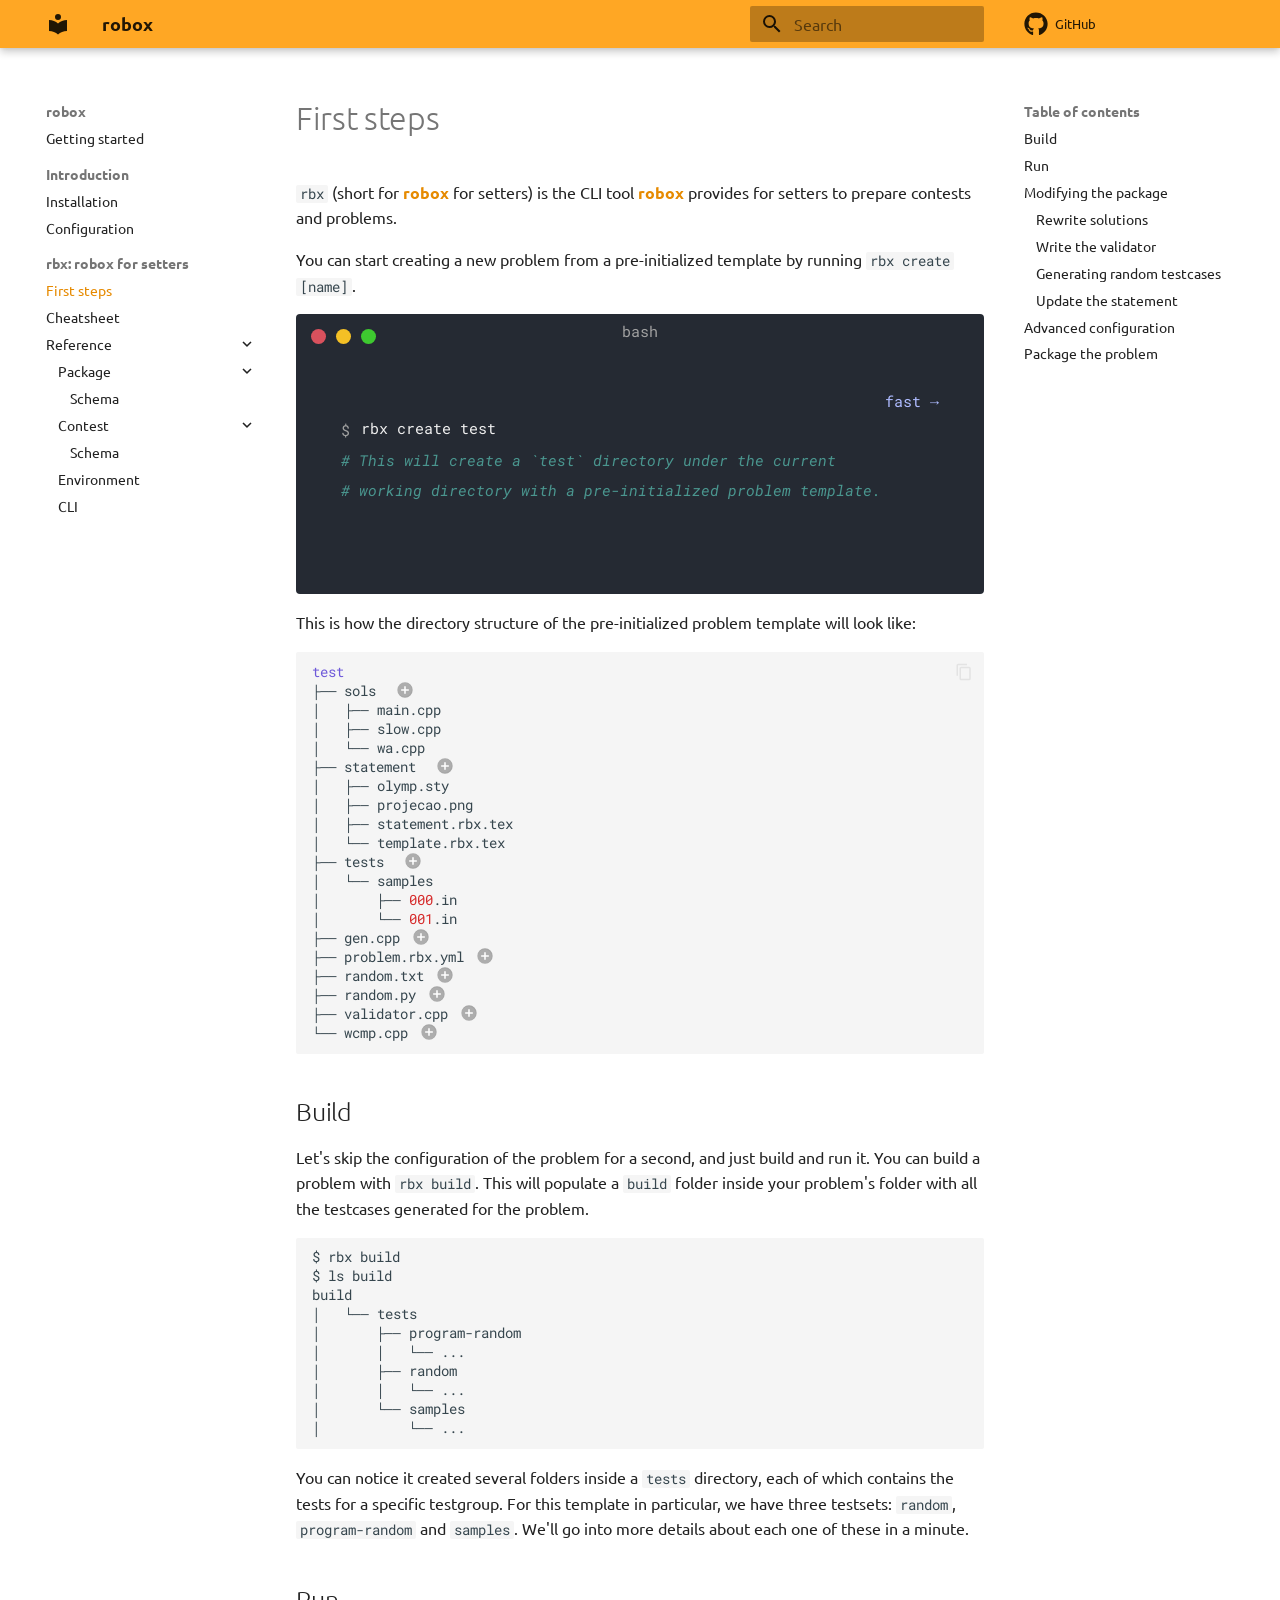
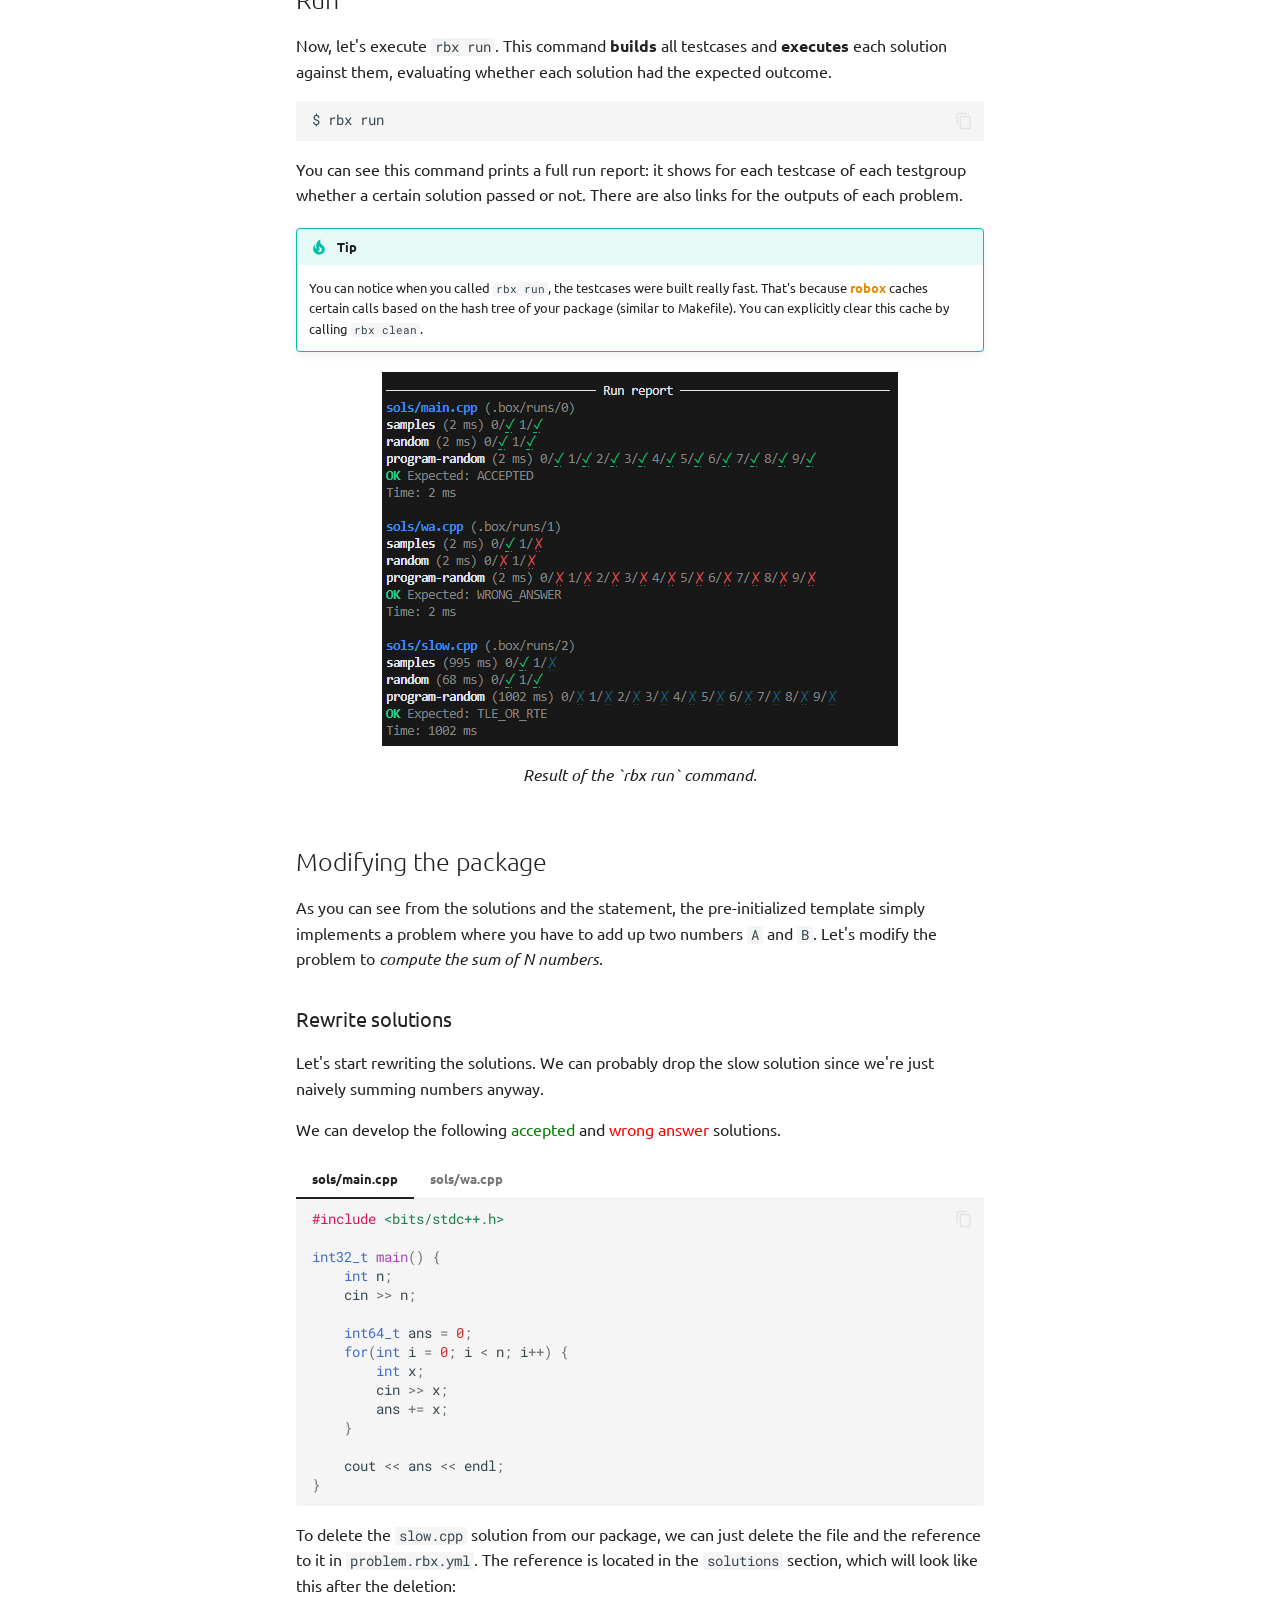
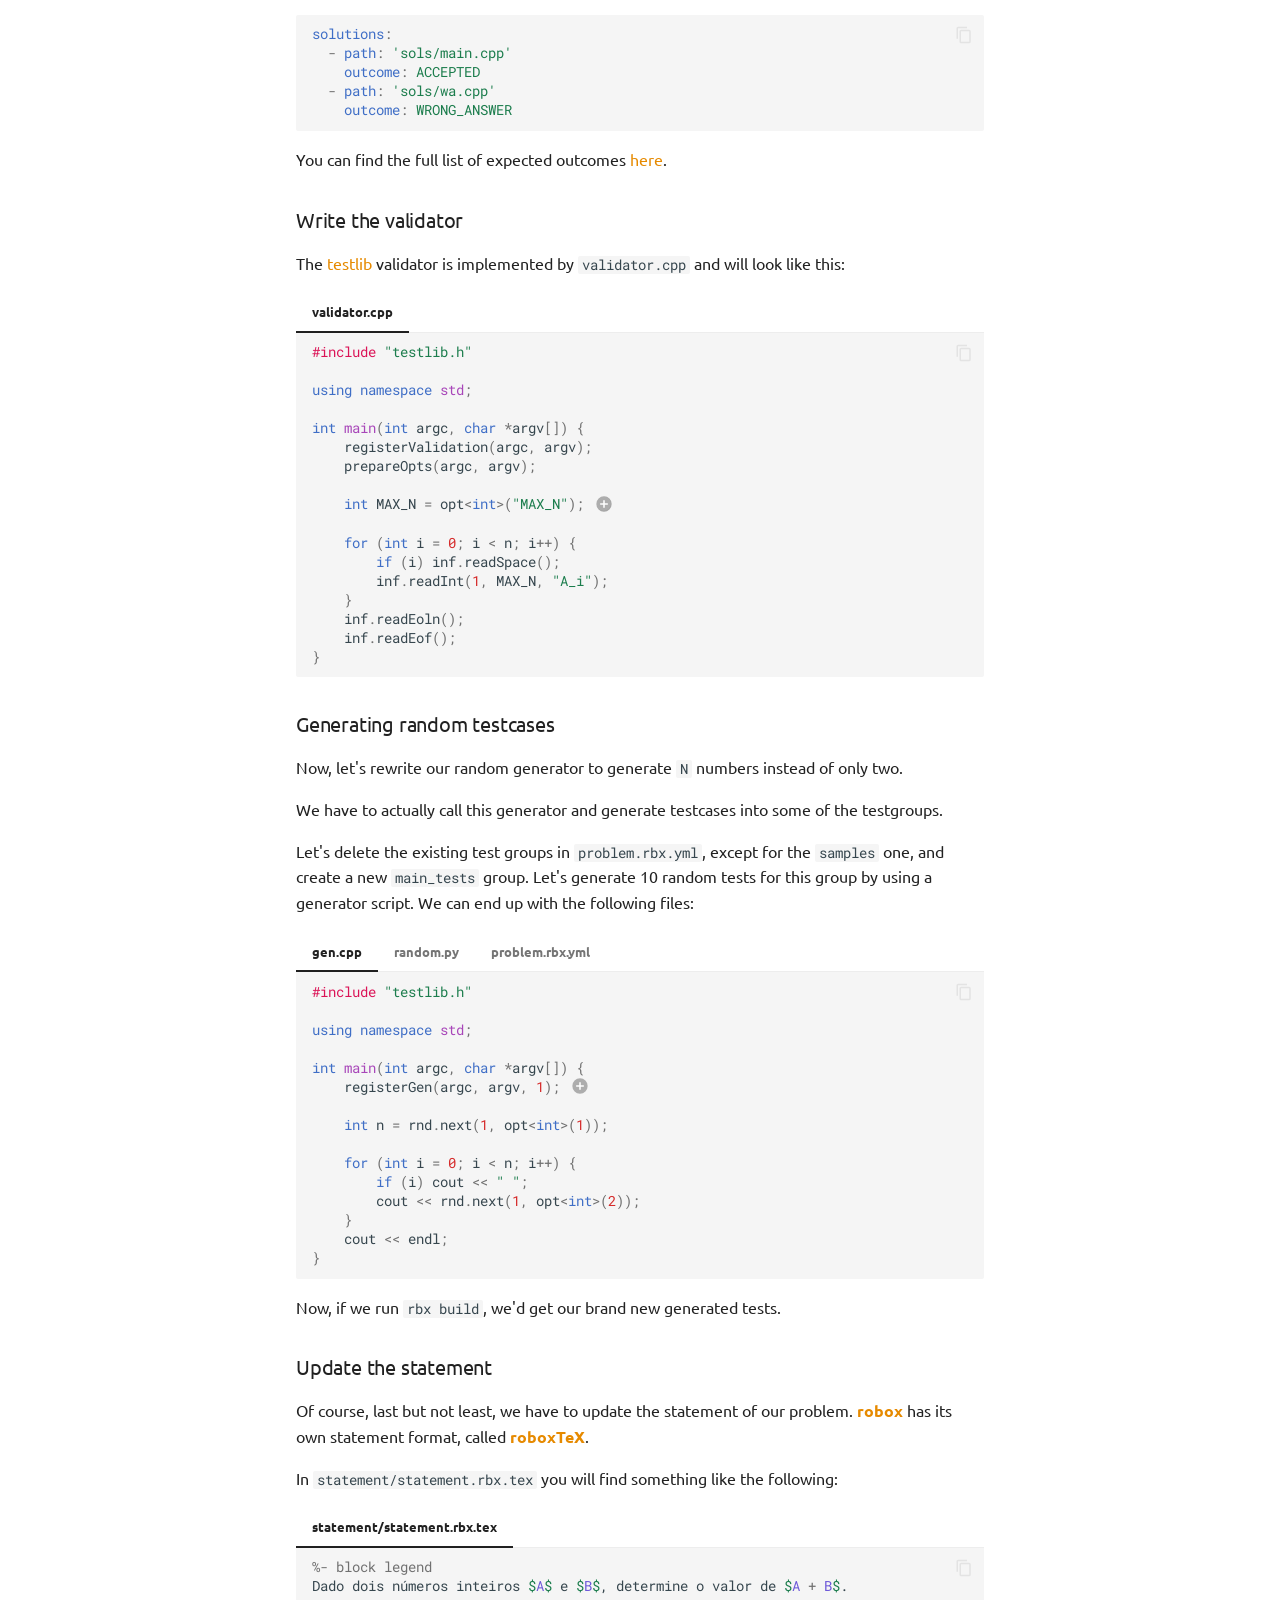
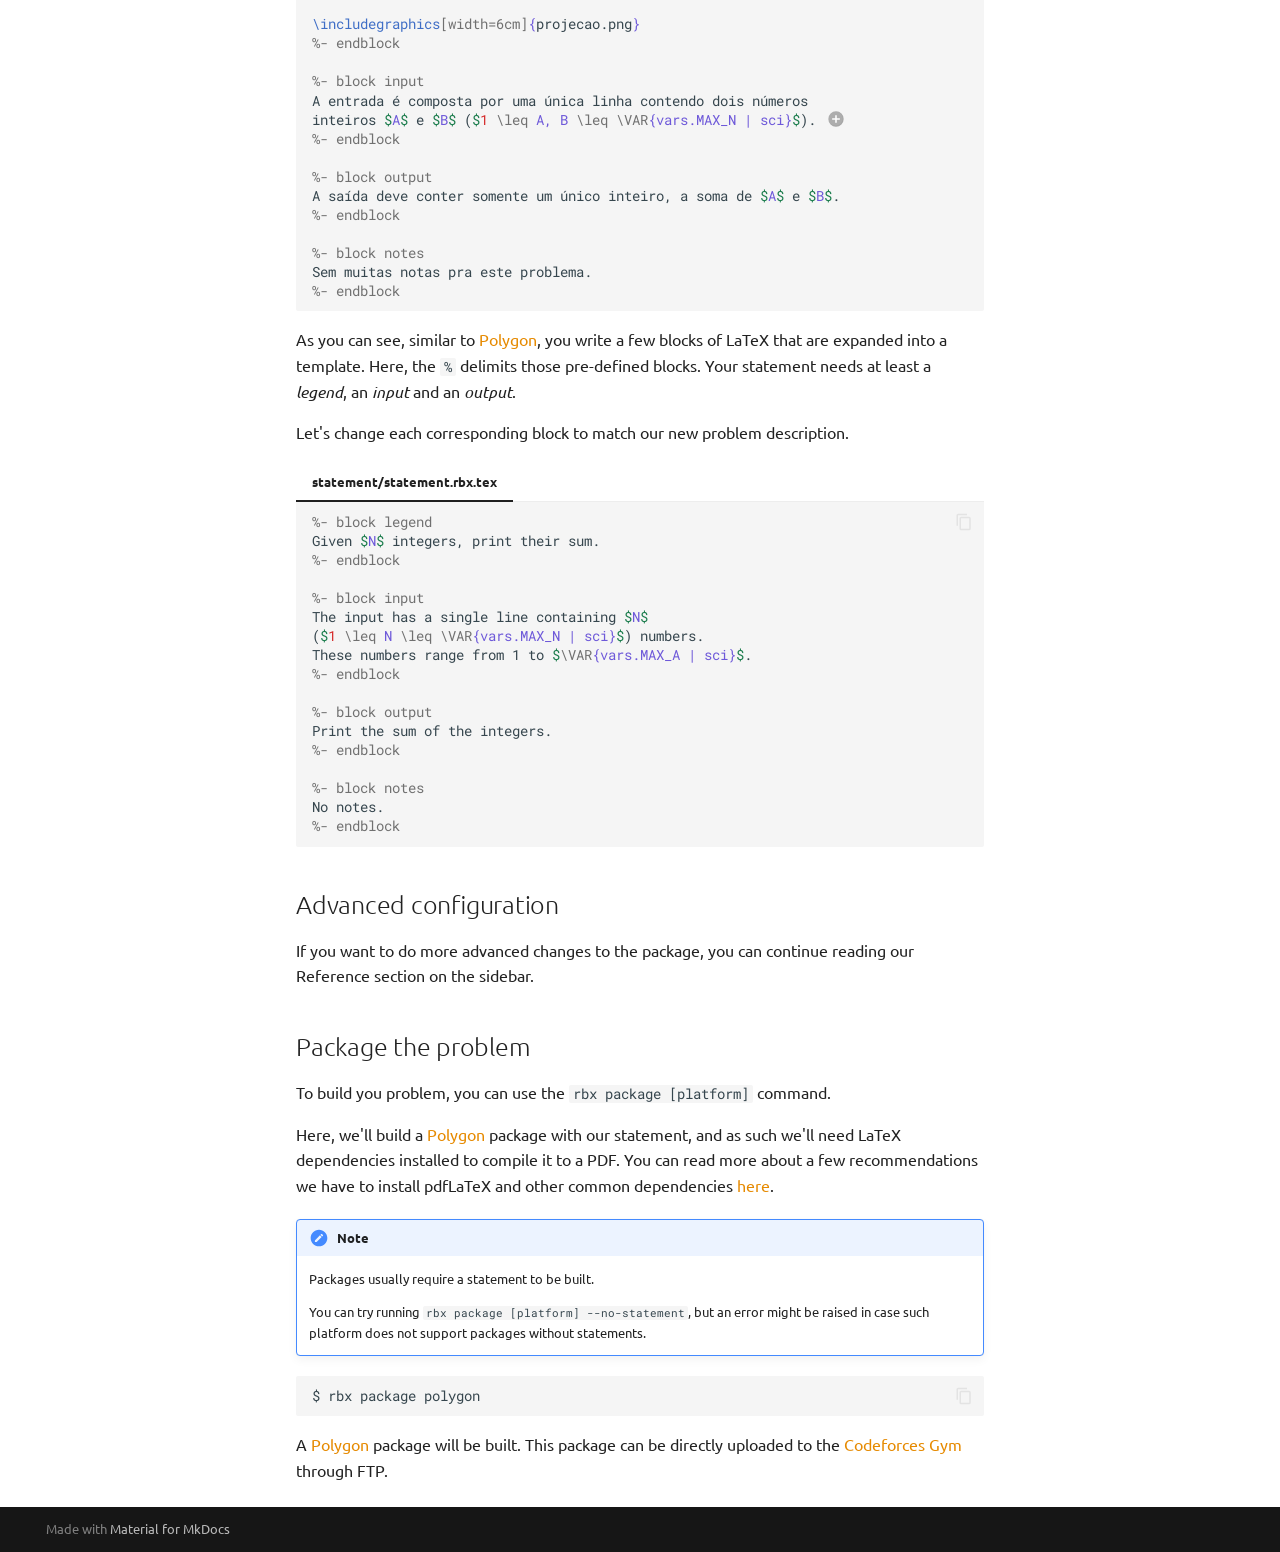
<file: setters/first-steps/index.html>
<!doctype html>
<html lang="en" class="no-js">
  <head>
    
      <meta charset="utf-8">
      <meta name="viewport" content="width=device-width,initial-scale=1">
      
      
      
      
        <link rel="prev" href="../../intro/configuration/">
      
      
        <link rel="next" href="../cheatsheet/">
      
      
      <link rel="icon" href="../../assets/images/favicon.png">
      <meta name="generator" content="mkdocs-1.6.0, mkdocs-material-9.5.28">
    
    
      
        <title>First steps - robox</title>
      
    
    
      <link rel="stylesheet" href="../../assets/stylesheets/main.6543a935.min.css">
      
        
        <link rel="stylesheet" href="../../assets/stylesheets/palette.06af60db.min.css">
      
      


    
    
      
    
    
      
        
        
        <link rel="preconnect" href="https://fonts.gstatic.com" crossorigin>
        <link rel="stylesheet" href="https://fonts.googleapis.com/css?family=Ubuntu:300,300i,400,400i,700,700i%7CRoboto+Mono:400,400i,700,700i&display=fallback">
        <style>:root{--md-text-font:"Ubuntu";--md-code-font:"Roboto Mono"}</style>
      
    
    
      <link rel="stylesheet" href="../../assets/_mkdocstrings.css">
    
      <link rel="stylesheet" href="../../extra.css">
    
      <link rel="stylesheet" href="../../termynal.css">
    
    <script>__md_scope=new URL("../..",location),__md_hash=e=>[...e].reduce((e,_)=>(e<<5)-e+_.charCodeAt(0),0),__md_get=(e,_=localStorage,t=__md_scope)=>JSON.parse(_.getItem(t.pathname+"."+e)),__md_set=(e,_,t=localStorage,a=__md_scope)=>{try{t.setItem(a.pathname+"."+e,JSON.stringify(_))}catch(e){}}</script>
    
      

    
    
    
  </head>
  
  
    
    
    
    
    
    <body dir="ltr" data-md-color-scheme="default" data-md-color-primary="orange" data-md-color-accent="indigo">
  
    
    <input class="md-toggle" data-md-toggle="drawer" type="checkbox" id="__drawer" autocomplete="off">
    <input class="md-toggle" data-md-toggle="search" type="checkbox" id="__search" autocomplete="off">
    <label class="md-overlay" for="__drawer"></label>
    <div data-md-component="skip">
      
        
        <a href="#first-steps" class="md-skip">
          Skip to content
        </a>
      
    </div>
    <div data-md-component="announce">
      
    </div>
    
    
      

  

<header class="md-header md-header--shadow" data-md-component="header">
  <nav class="md-header__inner md-grid" aria-label="Header">
    <a href="../.." title="robox" class="md-header__button md-logo" aria-label="robox" data-md-component="logo">
      
  
  <svg xmlns="http://www.w3.org/2000/svg" viewBox="0 0 24 24"><path d="M12 8a3 3 0 0 0 3-3 3 3 0 0 0-3-3 3 3 0 0 0-3 3 3 3 0 0 0 3 3m0 3.54C9.64 9.35 6.5 8 3 8v11c3.5 0 6.64 1.35 9 3.54 2.36-2.19 5.5-3.54 9-3.54V8c-3.5 0-6.64 1.35-9 3.54Z"/></svg>

    </a>
    <label class="md-header__button md-icon" for="__drawer">
      
      <svg xmlns="http://www.w3.org/2000/svg" viewBox="0 0 24 24"><path d="M3 6h18v2H3V6m0 5h18v2H3v-2m0 5h18v2H3v-2Z"/></svg>
    </label>
    <div class="md-header__title" data-md-component="header-title">
      <div class="md-header__ellipsis">
        <div class="md-header__topic">
          <span class="md-ellipsis">
            robox
          </span>
        </div>
        <div class="md-header__topic" data-md-component="header-topic">
          <span class="md-ellipsis">
            
              First steps
            
          </span>
        </div>
      </div>
    </div>
    
      
    
    
    
    
      <label class="md-header__button md-icon" for="__search">
        
        <svg xmlns="http://www.w3.org/2000/svg" viewBox="0 0 24 24"><path d="M9.5 3A6.5 6.5 0 0 1 16 9.5c0 1.61-.59 3.09-1.56 4.23l.27.27h.79l5 5-1.5 1.5-5-5v-.79l-.27-.27A6.516 6.516 0 0 1 9.5 16 6.5 6.5 0 0 1 3 9.5 6.5 6.5 0 0 1 9.5 3m0 2C7 5 5 7 5 9.5S7 14 9.5 14 14 12 14 9.5 12 5 9.5 5Z"/></svg>
      </label>
      <div class="md-search" data-md-component="search" role="dialog">
  <label class="md-search__overlay" for="__search"></label>
  <div class="md-search__inner" role="search">
    <form class="md-search__form" name="search">
      <input type="text" class="md-search__input" name="query" aria-label="Search" placeholder="Search" autocapitalize="off" autocorrect="off" autocomplete="off" spellcheck="false" data-md-component="search-query" required>
      <label class="md-search__icon md-icon" for="__search">
        
        <svg xmlns="http://www.w3.org/2000/svg" viewBox="0 0 24 24"><path d="M9.5 3A6.5 6.5 0 0 1 16 9.5c0 1.61-.59 3.09-1.56 4.23l.27.27h.79l5 5-1.5 1.5-5-5v-.79l-.27-.27A6.516 6.516 0 0 1 9.5 16 6.5 6.5 0 0 1 3 9.5 6.5 6.5 0 0 1 9.5 3m0 2C7 5 5 7 5 9.5S7 14 9.5 14 14 12 14 9.5 12 5 9.5 5Z"/></svg>
        
        <svg xmlns="http://www.w3.org/2000/svg" viewBox="0 0 24 24"><path d="M20 11v2H8l5.5 5.5-1.42 1.42L4.16 12l7.92-7.92L13.5 5.5 8 11h12Z"/></svg>
      </label>
      <nav class="md-search__options" aria-label="Search">
        
        <button type="reset" class="md-search__icon md-icon" title="Clear" aria-label="Clear" tabindex="-1">
          
          <svg xmlns="http://www.w3.org/2000/svg" viewBox="0 0 24 24"><path d="M19 6.41 17.59 5 12 10.59 6.41 5 5 6.41 10.59 12 5 17.59 6.41 19 12 13.41 17.59 19 19 17.59 13.41 12 19 6.41Z"/></svg>
        </button>
      </nav>
      
        <div class="md-search__suggest" data-md-component="search-suggest"></div>
      
    </form>
    <div class="md-search__output">
      <div class="md-search__scrollwrap" tabindex="0" data-md-scrollfix>
        <div class="md-search-result" data-md-component="search-result">
          <div class="md-search-result__meta">
            Initializing search
          </div>
          <ol class="md-search-result__list" role="presentation"></ol>
        </div>
      </div>
    </div>
  </div>
</div>
    
    
      <div class="md-header__source">
        <a href="https://github.com/rsalesc/robox.io" title="Go to repository" class="md-source" data-md-component="source">
  <div class="md-source__icon md-icon">
    
    <svg xmlns="http://www.w3.org/2000/svg" viewBox="0 0 496 512"><!--! Font Awesome Free 6.5.2 by @fontawesome - https://fontawesome.com License - https://fontawesome.com/license/free (Icons: CC BY 4.0, Fonts: SIL OFL 1.1, Code: MIT License) Copyright 2024 Fonticons, Inc.--><path d="M165.9 397.4c0 2-2.3 3.6-5.2 3.6-3.3.3-5.6-1.3-5.6-3.6 0-2 2.3-3.6 5.2-3.6 3-.3 5.6 1.3 5.6 3.6zm-31.1-4.5c-.7 2 1.3 4.3 4.3 4.9 2.6 1 5.6 0 6.2-2s-1.3-4.3-4.3-5.2c-2.6-.7-5.5.3-6.2 2.3zm44.2-1.7c-2.9.7-4.9 2.6-4.6 4.9.3 2 2.9 3.3 5.9 2.6 2.9-.7 4.9-2.6 4.6-4.6-.3-1.9-3-3.2-5.9-2.9zM244.8 8C106.1 8 0 113.3 0 252c0 110.9 69.8 205.8 169.5 239.2 12.8 2.3 17.3-5.6 17.3-12.1 0-6.2-.3-40.4-.3-61.4 0 0-70 15-84.7-29.8 0 0-11.4-29.1-27.8-36.6 0 0-22.9-15.7 1.6-15.4 0 0 24.9 2 38.6 25.8 21.9 38.6 58.6 27.5 72.9 20.9 2.3-16 8.8-27.1 16-33.7-55.9-6.2-112.3-14.3-112.3-110.5 0-27.5 7.6-41.3 23.6-58.9-2.6-6.5-11.1-33.3 2.6-67.9 20.9-6.5 69 27 69 27 20-5.6 41.5-8.5 62.8-8.5s42.8 2.9 62.8 8.5c0 0 48.1-33.6 69-27 13.7 34.7 5.2 61.4 2.6 67.9 16 17.7 25.8 31.5 25.8 58.9 0 96.5-58.9 104.2-114.8 110.5 9.2 7.9 17 22.9 17 46.4 0 33.7-.3 75.4-.3 83.6 0 6.5 4.6 14.4 17.3 12.1C428.2 457.8 496 362.9 496 252 496 113.3 383.5 8 244.8 8zM97.2 352.9c-1.3 1-1 3.3.7 5.2 1.6 1.6 3.9 2.3 5.2 1 1.3-1 1-3.3-.7-5.2-1.6-1.6-3.9-2.3-5.2-1zm-10.8-8.1c-.7 1.3.3 2.9 2.3 3.9 1.6 1 3.6.7 4.3-.7.7-1.3-.3-2.9-2.3-3.9-2-.6-3.6-.3-4.3.7zm32.4 35.6c-1.6 1.3-1 4.3 1.3 6.2 2.3 2.3 5.2 2.6 6.5 1 1.3-1.3.7-4.3-1.3-6.2-2.2-2.3-5.2-2.6-6.5-1zm-11.4-14.7c-1.6 1-1.6 3.6 0 5.9 1.6 2.3 4.3 3.3 5.6 2.3 1.6-1.3 1.6-3.9 0-6.2-1.4-2.3-4-3.3-5.6-2z"/></svg>
  </div>
  <div class="md-source__repository">
    GitHub
  </div>
</a>
      </div>
    
  </nav>
  
</header>
    
    <div class="md-container" data-md-component="container">
      
      
        
          
        
      
      <main class="md-main" data-md-component="main">
        <div class="md-main__inner md-grid">
          
            
              
              <div class="md-sidebar md-sidebar--primary" data-md-component="sidebar" data-md-type="navigation" >
                <div class="md-sidebar__scrollwrap">
                  <div class="md-sidebar__inner">
                    



<nav class="md-nav md-nav--primary" aria-label="Navigation" data-md-level="0">
  <label class="md-nav__title" for="__drawer">
    <a href="../.." title="robox" class="md-nav__button md-logo" aria-label="robox" data-md-component="logo">
      
  
  <svg xmlns="http://www.w3.org/2000/svg" viewBox="0 0 24 24"><path d="M12 8a3 3 0 0 0 3-3 3 3 0 0 0-3-3 3 3 0 0 0-3 3 3 3 0 0 0 3 3m0 3.54C9.64 9.35 6.5 8 3 8v11c3.5 0 6.64 1.35 9 3.54 2.36-2.19 5.5-3.54 9-3.54V8c-3.5 0-6.64 1.35-9 3.54Z"/></svg>

    </a>
    robox
  </label>
  
    <div class="md-nav__source">
      <a href="https://github.com/rsalesc/robox.io" title="Go to repository" class="md-source" data-md-component="source">
  <div class="md-source__icon md-icon">
    
    <svg xmlns="http://www.w3.org/2000/svg" viewBox="0 0 496 512"><!--! Font Awesome Free 6.5.2 by @fontawesome - https://fontawesome.com License - https://fontawesome.com/license/free (Icons: CC BY 4.0, Fonts: SIL OFL 1.1, Code: MIT License) Copyright 2024 Fonticons, Inc.--><path d="M165.9 397.4c0 2-2.3 3.6-5.2 3.6-3.3.3-5.6-1.3-5.6-3.6 0-2 2.3-3.6 5.2-3.6 3-.3 5.6 1.3 5.6 3.6zm-31.1-4.5c-.7 2 1.3 4.3 4.3 4.9 2.6 1 5.6 0 6.2-2s-1.3-4.3-4.3-5.2c-2.6-.7-5.5.3-6.2 2.3zm44.2-1.7c-2.9.7-4.9 2.6-4.6 4.9.3 2 2.9 3.3 5.9 2.6 2.9-.7 4.9-2.6 4.6-4.6-.3-1.9-3-3.2-5.9-2.9zM244.8 8C106.1 8 0 113.3 0 252c0 110.9 69.8 205.8 169.5 239.2 12.8 2.3 17.3-5.6 17.3-12.1 0-6.2-.3-40.4-.3-61.4 0 0-70 15-84.7-29.8 0 0-11.4-29.1-27.8-36.6 0 0-22.9-15.7 1.6-15.4 0 0 24.9 2 38.6 25.8 21.9 38.6 58.6 27.5 72.9 20.9 2.3-16 8.8-27.1 16-33.7-55.9-6.2-112.3-14.3-112.3-110.5 0-27.5 7.6-41.3 23.6-58.9-2.6-6.5-11.1-33.3 2.6-67.9 20.9-6.5 69 27 69 27 20-5.6 41.5-8.5 62.8-8.5s42.8 2.9 62.8 8.5c0 0 48.1-33.6 69-27 13.7 34.7 5.2 61.4 2.6 67.9 16 17.7 25.8 31.5 25.8 58.9 0 96.5-58.9 104.2-114.8 110.5 9.2 7.9 17 22.9 17 46.4 0 33.7-.3 75.4-.3 83.6 0 6.5 4.6 14.4 17.3 12.1C428.2 457.8 496 362.9 496 252 496 113.3 383.5 8 244.8 8zM97.2 352.9c-1.3 1-1 3.3.7 5.2 1.6 1.6 3.9 2.3 5.2 1 1.3-1 1-3.3-.7-5.2-1.6-1.6-3.9-2.3-5.2-1zm-10.8-8.1c-.7 1.3.3 2.9 2.3 3.9 1.6 1 3.6.7 4.3-.7.7-1.3-.3-2.9-2.3-3.9-2-.6-3.6-.3-4.3.7zm32.4 35.6c-1.6 1.3-1 4.3 1.3 6.2 2.3 2.3 5.2 2.6 6.5 1 1.3-1.3.7-4.3-1.3-6.2-2.2-2.3-5.2-2.6-6.5-1zm-11.4-14.7c-1.6 1-1.6 3.6 0 5.9 1.6 2.3 4.3 3.3 5.6 2.3 1.6-1.3 1.6-3.9 0-6.2-1.4-2.3-4-3.3-5.6-2z"/></svg>
  </div>
  <div class="md-source__repository">
    GitHub
  </div>
</a>
    </div>
  
  <ul class="md-nav__list" data-md-scrollfix>
    
      
      
  
  
  
  
    <li class="md-nav__item">
      <a href="../.." class="md-nav__link">
        
  
  <span class="md-ellipsis">
    Getting started
  </span>
  

      </a>
    </li>
  

    
      
      
  
  
  
  
    
    
      
        
      
        
      
    
    
      
        
        
      
    
    
    <li class="md-nav__item md-nav__item--section md-nav__item--nested">
      
        
        
          
        
        <input class="md-nav__toggle md-toggle md-toggle--indeterminate" type="checkbox" id="__nav_2" >
        
          
          <label class="md-nav__link" for="__nav_2" id="__nav_2_label" tabindex="">
            
  
  <span class="md-ellipsis">
    Introduction
  </span>
  

            <span class="md-nav__icon md-icon"></span>
          </label>
        
        <nav class="md-nav" data-md-level="1" aria-labelledby="__nav_2_label" aria-expanded="false">
          <label class="md-nav__title" for="__nav_2">
            <span class="md-nav__icon md-icon"></span>
            Introduction
          </label>
          <ul class="md-nav__list" data-md-scrollfix>
            
              
                
  
  
  
  
    <li class="md-nav__item">
      <a href="../../intro/installation/" class="md-nav__link">
        
  
  <span class="md-ellipsis">
    Installation
  </span>
  

      </a>
    </li>
  

              
            
              
                
  
  
  
  
    <li class="md-nav__item">
      <a href="../../intro/configuration/" class="md-nav__link">
        
  
  <span class="md-ellipsis">
    Configuration
  </span>
  

      </a>
    </li>
  

              
            
          </ul>
        </nav>
      
    </li>
  

    
      
      
  
  
    
  
  
  
    
    
      
        
      
        
      
        
      
    
    
      
        
        
      
    
    
    <li class="md-nav__item md-nav__item--active md-nav__item--section md-nav__item--nested">
      
        
        
        <input class="md-nav__toggle md-toggle " type="checkbox" id="__nav_3" checked>
        
          
          <label class="md-nav__link" for="__nav_3" id="__nav_3_label" tabindex="">
            
  
  <span class="md-ellipsis">
    rbx: robox for setters
  </span>
  

            <span class="md-nav__icon md-icon"></span>
          </label>
        
        <nav class="md-nav" data-md-level="1" aria-labelledby="__nav_3_label" aria-expanded="true">
          <label class="md-nav__title" for="__nav_3">
            <span class="md-nav__icon md-icon"></span>
            rbx: robox for setters
          </label>
          <ul class="md-nav__list" data-md-scrollfix>
            
              
                
  
  
    
  
  
  
    <li class="md-nav__item md-nav__item--active">
      
      <input class="md-nav__toggle md-toggle" type="checkbox" id="__toc">
      
      
        
      
      
        <label class="md-nav__link md-nav__link--active" for="__toc">
          
  
  <span class="md-ellipsis">
    First steps
  </span>
  

          <span class="md-nav__icon md-icon"></span>
        </label>
      
      <a href="./" class="md-nav__link md-nav__link--active">
        
  
  <span class="md-ellipsis">
    First steps
  </span>
  

      </a>
      
        

<nav class="md-nav md-nav--secondary" aria-label="Table of contents">
  
  
  
    
  
  
    <label class="md-nav__title" for="__toc">
      <span class="md-nav__icon md-icon"></span>
      Table of contents
    </label>
    <ul class="md-nav__list" data-md-component="toc" data-md-scrollfix>
      
        <li class="md-nav__item">
  <a href="#build" class="md-nav__link">
    <span class="md-ellipsis">
      Build
    </span>
  </a>
  
</li>
      
        <li class="md-nav__item">
  <a href="#run" class="md-nav__link">
    <span class="md-ellipsis">
      Run
    </span>
  </a>
  
</li>
      
        <li class="md-nav__item">
  <a href="#modifying-the-package" class="md-nav__link">
    <span class="md-ellipsis">
      Modifying the package
    </span>
  </a>
  
    <nav class="md-nav" aria-label="Modifying the package">
      <ul class="md-nav__list">
        
          <li class="md-nav__item">
  <a href="#rewrite-solutions" class="md-nav__link">
    <span class="md-ellipsis">
      Rewrite solutions
    </span>
  </a>
  
</li>
        
          <li class="md-nav__item">
  <a href="#write-the-validator" class="md-nav__link">
    <span class="md-ellipsis">
      Write the validator
    </span>
  </a>
  
</li>
        
          <li class="md-nav__item">
  <a href="#generating-random-testcases" class="md-nav__link">
    <span class="md-ellipsis">
      Generating random testcases
    </span>
  </a>
  
</li>
        
          <li class="md-nav__item">
  <a href="#update-the-statement" class="md-nav__link">
    <span class="md-ellipsis">
      Update the statement
    </span>
  </a>
  
</li>
        
      </ul>
    </nav>
  
</li>
      
        <li class="md-nav__item">
  <a href="#advanced-configuration" class="md-nav__link">
    <span class="md-ellipsis">
      Advanced configuration
    </span>
  </a>
  
</li>
      
        <li class="md-nav__item">
  <a href="#package-the-problem" class="md-nav__link">
    <span class="md-ellipsis">
      Package the problem
    </span>
  </a>
  
</li>
      
    </ul>
  
</nav>
      
    </li>
  

              
            
              
                
  
  
  
  
    <li class="md-nav__item">
      <a href="../cheatsheet/" class="md-nav__link">
        
  
  <span class="md-ellipsis">
    Cheatsheet
  </span>
  

      </a>
    </li>
  

              
            
              
                
  
  
  
  
    
    
      
        
      
        
      
        
      
        
      
    
    
      
    
    
    <li class="md-nav__item md-nav__item--nested">
      
        
        
          
        
        <input class="md-nav__toggle md-toggle md-toggle--indeterminate" type="checkbox" id="__nav_3_3" >
        
          
          <label class="md-nav__link" for="__nav_3_3" id="__nav_3_3_label" tabindex="0">
            
  
  <span class="md-ellipsis">
    Reference
  </span>
  

            <span class="md-nav__icon md-icon"></span>
          </label>
        
        <nav class="md-nav" data-md-level="2" aria-labelledby="__nav_3_3_label" aria-expanded="false">
          <label class="md-nav__title" for="__nav_3_3">
            <span class="md-nav__icon md-icon"></span>
            Reference
          </label>
          <ul class="md-nav__list" data-md-scrollfix>
            
              
                
  
  
  
  
    
    
      
        
          
        
      
        
      
    
    
      
    
    
    <li class="md-nav__item md-nav__item--nested">
      
        
        
          
        
        <input class="md-nav__toggle md-toggle md-toggle--indeterminate" type="checkbox" id="__nav_3_3_1" >
        
          
          
          <div class="md-nav__link md-nav__container">
            <a href="../reference/package/" class="md-nav__link ">
              
  
  <span class="md-ellipsis">
    Package
  </span>
  

            </a>
            
              
              <label class="md-nav__link " for="__nav_3_3_1" id="__nav_3_3_1_label" tabindex="0">
                <span class="md-nav__icon md-icon"></span>
              </label>
            
          </div>
        
        <nav class="md-nav" data-md-level="3" aria-labelledby="__nav_3_3_1_label" aria-expanded="false">
          <label class="md-nav__title" for="__nav_3_3_1">
            <span class="md-nav__icon md-icon"></span>
            Package
          </label>
          <ul class="md-nav__list" data-md-scrollfix>
            
              
            
              
                
  
  
  
  
    <li class="md-nav__item">
      <a href="../reference/package/schema/" class="md-nav__link">
        
  
  <span class="md-ellipsis">
    Schema
  </span>
  

      </a>
    </li>
  

              
            
          </ul>
        </nav>
      
    </li>
  

              
            
              
                
  
  
  
  
    
    
      
        
          
        
      
        
      
    
    
      
    
    
    <li class="md-nav__item md-nav__item--nested">
      
        
        
          
        
        <input class="md-nav__toggle md-toggle md-toggle--indeterminate" type="checkbox" id="__nav_3_3_2" >
        
          
          
          <div class="md-nav__link md-nav__container">
            <a href="../reference/contest/" class="md-nav__link ">
              
  
  <span class="md-ellipsis">
    Contest
  </span>
  

            </a>
            
              
              <label class="md-nav__link " for="__nav_3_3_2" id="__nav_3_3_2_label" tabindex="0">
                <span class="md-nav__icon md-icon"></span>
              </label>
            
          </div>
        
        <nav class="md-nav" data-md-level="3" aria-labelledby="__nav_3_3_2_label" aria-expanded="false">
          <label class="md-nav__title" for="__nav_3_3_2">
            <span class="md-nav__icon md-icon"></span>
            Contest
          </label>
          <ul class="md-nav__list" data-md-scrollfix>
            
              
            
              
                
  
  
  
  
    <li class="md-nav__item">
      <a href="../reference/contest/schema/" class="md-nav__link">
        
  
  <span class="md-ellipsis">
    Schema
  </span>
  

      </a>
    </li>
  

              
            
          </ul>
        </nav>
      
    </li>
  

              
            
              
                
  
  
  
  
    <li class="md-nav__item">
      <a href="../reference/environment/" class="md-nav__link">
        
  
  <span class="md-ellipsis">
    Environment
  </span>
  

      </a>
    </li>
  

              
            
              
                
  
  
  
  
    <li class="md-nav__item">
      <a href="../reference/cli/" class="md-nav__link">
        
  
  <span class="md-ellipsis">
    CLI
  </span>
  

      </a>
    </li>
  

              
            
          </ul>
        </nav>
      
    </li>
  

              
            
          </ul>
        </nav>
      
    </li>
  

    
  </ul>
</nav>
                  </div>
                </div>
              </div>
            
            
              
              <div class="md-sidebar md-sidebar--secondary" data-md-component="sidebar" data-md-type="toc" >
                <div class="md-sidebar__scrollwrap">
                  <div class="md-sidebar__inner">
                    

<nav class="md-nav md-nav--secondary" aria-label="Table of contents">
  
  
  
    
  
  
    <label class="md-nav__title" for="__toc">
      <span class="md-nav__icon md-icon"></span>
      Table of contents
    </label>
    <ul class="md-nav__list" data-md-component="toc" data-md-scrollfix>
      
        <li class="md-nav__item">
  <a href="#build" class="md-nav__link">
    <span class="md-ellipsis">
      Build
    </span>
  </a>
  
</li>
      
        <li class="md-nav__item">
  <a href="#run" class="md-nav__link">
    <span class="md-ellipsis">
      Run
    </span>
  </a>
  
</li>
      
        <li class="md-nav__item">
  <a href="#modifying-the-package" class="md-nav__link">
    <span class="md-ellipsis">
      Modifying the package
    </span>
  </a>
  
    <nav class="md-nav" aria-label="Modifying the package">
      <ul class="md-nav__list">
        
          <li class="md-nav__item">
  <a href="#rewrite-solutions" class="md-nav__link">
    <span class="md-ellipsis">
      Rewrite solutions
    </span>
  </a>
  
</li>
        
          <li class="md-nav__item">
  <a href="#write-the-validator" class="md-nav__link">
    <span class="md-ellipsis">
      Write the validator
    </span>
  </a>
  
</li>
        
          <li class="md-nav__item">
  <a href="#generating-random-testcases" class="md-nav__link">
    <span class="md-ellipsis">
      Generating random testcases
    </span>
  </a>
  
</li>
        
          <li class="md-nav__item">
  <a href="#update-the-statement" class="md-nav__link">
    <span class="md-ellipsis">
      Update the statement
    </span>
  </a>
  
</li>
        
      </ul>
    </nav>
  
</li>
      
        <li class="md-nav__item">
  <a href="#advanced-configuration" class="md-nav__link">
    <span class="md-ellipsis">
      Advanced configuration
    </span>
  </a>
  
</li>
      
        <li class="md-nav__item">
  <a href="#package-the-problem" class="md-nav__link">
    <span class="md-ellipsis">
      Package the problem
    </span>
  </a>
  
</li>
      
    </ul>
  
</nav>
                  </div>
                </div>
              </div>
            
          
          
            <div class="md-content" data-md-component="content">
              <article class="md-content__inner md-typeset">
                
                  

  
  


<h1 id="first-steps">First steps</h1>
<p><code>rbx</code> (short for <a class="robox" href="">robox</a> for setters) is the CLI tool <a class="robox" href="">robox</a> provides for setters to prepare contests and problems.</p>
<p>You can start creating a new problem from a pre-initialized template by running <code>rbx create [name]</code>.</p>
<div class="termy" data-termynal data-ty-macos data-ty-title="bash"><span data-ty="input" data-ty-prompt="$">rbx create test</span><span class="termynal-comment" data-ty># This will create a `test` directory under the current</span><span class="termynal-comment" data-ty># working directory with a pre-initialized problem template.</span><span data-ty></span></div>

<p>This is how the directory structure of the pre-initialized problem template will look like:</p>
<div class="language-bash highlight"><pre><span></span><code><span id="__span-0-1"><a id="__codelineno-0-1" name="__codelineno-0-1" href="#__codelineno-0-1"></a><span class="nb">test</span>
</span><span id="__span-0-2"><a id="__codelineno-0-2" name="__codelineno-0-2" href="#__codelineno-0-2"></a>├──<span class="w"> </span>sols<span class="w">  </span><span class="c1"># (1)!</span>
</span><span id="__span-0-3"><a id="__codelineno-0-3" name="__codelineno-0-3" href="#__codelineno-0-3"></a>│<span class="w">   </span>├──<span class="w"> </span>main.cpp
</span><span id="__span-0-4"><a id="__codelineno-0-4" name="__codelineno-0-4" href="#__codelineno-0-4"></a>│<span class="w">   </span>├──<span class="w"> </span>slow.cpp
</span><span id="__span-0-5"><a id="__codelineno-0-5" name="__codelineno-0-5" href="#__codelineno-0-5"></a>│<span class="w">   </span>└──<span class="w"> </span>wa.cpp
</span><span id="__span-0-6"><a id="__codelineno-0-6" name="__codelineno-0-6" href="#__codelineno-0-6"></a>├──<span class="w"> </span>statement<span class="w">  </span><span class="c1"># (2)!</span>
</span><span id="__span-0-7"><a id="__codelineno-0-7" name="__codelineno-0-7" href="#__codelineno-0-7"></a>│<span class="w">   </span>├──<span class="w"> </span>olymp.sty
</span><span id="__span-0-8"><a id="__codelineno-0-8" name="__codelineno-0-8" href="#__codelineno-0-8"></a>│<span class="w">   </span>├──<span class="w"> </span>projecao.png
</span><span id="__span-0-9"><a id="__codelineno-0-9" name="__codelineno-0-9" href="#__codelineno-0-9"></a>│<span class="w">   </span>├──<span class="w"> </span>statement.rbx.tex
</span><span id="__span-0-10"><a id="__codelineno-0-10" name="__codelineno-0-10" href="#__codelineno-0-10"></a>│<span class="w">   </span>└──<span class="w"> </span>template.rbx.tex
</span><span id="__span-0-11"><a id="__codelineno-0-11" name="__codelineno-0-11" href="#__codelineno-0-11"></a>├──<span class="w"> </span>tests<span class="w">  </span><span class="c1"># (3)!</span>
</span><span id="__span-0-12"><a id="__codelineno-0-12" name="__codelineno-0-12" href="#__codelineno-0-12"></a>│<span class="w">   </span>└──<span class="w"> </span>samples
</span><span id="__span-0-13"><a id="__codelineno-0-13" name="__codelineno-0-13" href="#__codelineno-0-13"></a>│<span class="w">       </span>├──<span class="w"> </span><span class="m">000</span>.in
</span><span id="__span-0-14"><a id="__codelineno-0-14" name="__codelineno-0-14" href="#__codelineno-0-14"></a>│<span class="w">       </span>└──<span class="w"> </span><span class="m">001</span>.in
</span><span id="__span-0-15"><a id="__codelineno-0-15" name="__codelineno-0-15" href="#__codelineno-0-15"></a>├──<span class="w"> </span>gen.cpp<span class="w"> </span><span class="c1"># (4)!</span>
</span><span id="__span-0-16"><a id="__codelineno-0-16" name="__codelineno-0-16" href="#__codelineno-0-16"></a>├──<span class="w"> </span>problem.rbx.yml<span class="w"> </span><span class="c1"># (5)!</span>
</span><span id="__span-0-17"><a id="__codelineno-0-17" name="__codelineno-0-17" href="#__codelineno-0-17"></a>├──<span class="w"> </span>random.txt<span class="w"> </span><span class="c1"># (6)!</span>
</span><span id="__span-0-18"><a id="__codelineno-0-18" name="__codelineno-0-18" href="#__codelineno-0-18"></a>├──<span class="w"> </span>random.py<span class="w"> </span><span class="c1"># (7)!</span>
</span><span id="__span-0-19"><a id="__codelineno-0-19" name="__codelineno-0-19" href="#__codelineno-0-19"></a>├──<span class="w"> </span>validator.cpp<span class="w"> </span><span class="c1"># (8)!</span>
</span><span id="__span-0-20"><a id="__codelineno-0-20" name="__codelineno-0-20" href="#__codelineno-0-20"></a>└──<span class="w"> </span>wcmp.cpp<span class="w"> </span><span class="c1"># (9)!</span>
</span></code></pre></div>
<ol>
<li>All solutions for the problem: the correct and the incorrect ones.</li>
<li>All statement-related assets, including the legend of the problem itself
    but also the tex templates and imported graphics.</li>
<li>
<p>Manually defined tests of the problem.</p>
<div class="admonition note">
<p class="admonition-title">Note</p>
<p>Automatically generated tests are not defined by explicit input and output files, but are rather defined by generator entries in the problem configuration.</p>
</div>
</li>
<li>
<p>An example of a <a href="https://github.com/MikeMirzayanov/testlib">testlib</a> generator. In this case, the generator is used to
    generate testcases for two testgroups: <code>random</code> and <code>program-random</code>.</p>
<div class="admonition note">
<p class="admonition-title">Note</p>
<p>A problem can have multiple generators. This one is just an example.</p>
</div>
</li>
<li>
<p>The <a href="https://yaml.org">YAML</a> configuration file for this problem.</p>
</li>
<li>
<p>A generator script for the problem.</p>
<p>Each line of a generator script describes one call to a generator, and a generator script groups all these calls together.</p>
<p>Example:</p>
<div class="language-text highlight"><pre><span></span><code><span id="__span-1-1"><a id="__codelineno-1-1" name="__codelineno-1-1" href="#__codelineno-1-1"></a>gen 123
</span><span id="__span-1-2"><a id="__codelineno-1-2" name="__codelineno-1-2" href="#__codelineno-1-2"></a>gen 456
</span></code></pre></div>
<p>Calls the generator named <code>gen</code> (here in this problem, implemented through <code>gen.cpp</code>) twice, thus generating two testcases.</p>
<p>In this problem, this script is used to generate the testcase group <code>random</code>.</p>
</li>
<li>
<p>A program that outputs a generator script. Pretty similar to <code>random.txt</code>
    above, except that this is a program that prints to the <strong>stdout</strong> a
    generator script, and thus provides more flexibility to the setter.</p>
<p>Example:</p>
<div class="language-python highlight"><pre><span></span><code><span id="__span-2-1"><a id="__codelineno-2-1" name="__codelineno-2-1" href="#__codelineno-2-1"></a><span class="ch">#! /usr/bin/python3</span>
</span><span id="__span-2-2"><a id="__codelineno-2-2" name="__codelineno-2-2" href="#__codelineno-2-2"></a><span class="k">for</span> <span class="n">i</span> <span class="ow">in</span> <span class="nb">range</span><span class="p">(</span><span class="mi">10</span><span class="p">):</span>
</span><span id="__span-2-3"><a id="__codelineno-2-3" name="__codelineno-2-3" href="#__codelineno-2-3"></a>    <span class="nb">print</span><span class="p">(</span><span class="sa">f</span><span class="s1">&#39;gen </span><span class="si">{</span><span class="n">i</span><span class="si">}</span><span class="s1">&#39;</span><span class="p">)</span>
</span></code></pre></div>
<p>This program outputs a generator script that creates 10 testcases with increasing
parameter <code>i</code>.</p>
<p>In this problem, this program is used to generate the testcase group <code>program-random</code>.</p>
</li>
<li>
<p>A <a href="https://github.com/MikeMirzayanov/testlib">testlib</a> validator that checks whether the generated tests are
    in the correct format.</p>
</li>
<li>
<p>A built-in <a href="https://github.com/MikeMirzayanov/testlib">testlib</a> checker that compares tokens of the participant's output
    and the judge's output.</p>
</li>
</ol>
<h2 id="build">Build</h2>
<p>Let's skip the configuration of the problem for a second, and just build and run it. You can build a problem with <code>rbx build</code>. This will populate a <code>build</code> folder inside your problem's folder with all the testcases generated for the problem.</p>
<div class="language-bash no-copy highlight"><pre><span></span><code><span id="__span-3-1"><a id="__codelineno-3-1" name="__codelineno-3-1" href="#__codelineno-3-1"></a>$<span class="w"> </span>rbx<span class="w"> </span>build
</span><span id="__span-3-2"><a id="__codelineno-3-2" name="__codelineno-3-2" href="#__codelineno-3-2"></a>$<span class="w"> </span>ls<span class="w"> </span>build
</span><span id="__span-3-3"><a id="__codelineno-3-3" name="__codelineno-3-3" href="#__codelineno-3-3"></a>build
</span><span id="__span-3-4"><a id="__codelineno-3-4" name="__codelineno-3-4" href="#__codelineno-3-4"></a>│<span class="w">   </span>└──<span class="w"> </span>tests
</span><span id="__span-3-5"><a id="__codelineno-3-5" name="__codelineno-3-5" href="#__codelineno-3-5"></a>│<span class="w">       </span>├──<span class="w"> </span>program-random
</span><span id="__span-3-6"><a id="__codelineno-3-6" name="__codelineno-3-6" href="#__codelineno-3-6"></a>│<span class="w">       </span>│<span class="w">   </span>└──<span class="w"> </span>...
</span><span id="__span-3-7"><a id="__codelineno-3-7" name="__codelineno-3-7" href="#__codelineno-3-7"></a>│<span class="w">       </span>├──<span class="w"> </span>random
</span><span id="__span-3-8"><a id="__codelineno-3-8" name="__codelineno-3-8" href="#__codelineno-3-8"></a>│<span class="w">       </span>│<span class="w">   </span>└──<span class="w"> </span>...
</span><span id="__span-3-9"><a id="__codelineno-3-9" name="__codelineno-3-9" href="#__codelineno-3-9"></a>│<span class="w">       </span>└──<span class="w"> </span>samples
</span><span id="__span-3-10"><a id="__codelineno-3-10" name="__codelineno-3-10" href="#__codelineno-3-10"></a>│<span class="w">           </span>└──<span class="w"> </span>...
</span></code></pre></div>
<p>You can notice it created several folders inside a <code>tests</code> directory, each of which contains the tests for a specific testgroup. For this template in particular, we have three testsets: <code>random</code>, <code>program-random</code> and <code>samples</code>. We'll go into more details about each one of these in a minute.</p>
<h2 id="run">Run</h2>
<p>Now, let's execute <code>rbx run</code>. This command <strong>builds</strong> all testcases and <strong>executes</strong> each solution against them, evaluating whether each solution had the expected outcome.</p>
<div class="language-bash highlight"><pre><span></span><code><span id="__span-4-1"><a id="__codelineno-4-1" name="__codelineno-4-1" href="#__codelineno-4-1"></a>$<span class="w"> </span>rbx<span class="w"> </span>run
</span></code></pre></div>
<p>You can see this command prints a full run report: it shows for each testcase of each testgroup whether a certain solution passed or not. There are also links for the outputs of each problem.</p>
<div class="admonition tip">
<p class="admonition-title">Tip</p>
<p>You can notice when you called <code>rbx run</code>, the testcases were built really fast.
That's because <a class="robox" href="">robox</a> caches certain calls based on the hash tree of your package
(similar to Makefile). You can explicitly clear this cache by calling <code>rbx clean</code>.</p>
</div>
<figure>
  <img alt="rbx run" src="../rbx_run.png" />
  <figcaption>Result of the `rbx run` command.</figcaption>
</figure>
<h2 id="modifying-the-package">Modifying the package</h2>
<p>As you can see from the solutions and the statement, the pre-initialized template simply implements a problem where you have to add up two numbers <code>A</code> and <code>B</code>. Let's modify the problem to <em>compute the sum of N numbers</em>.</p>
<h3 id="rewrite-solutions">Rewrite solutions</h3>
<p>Let's start rewriting the solutions. We can probably drop the slow solution since we're just naively summing numbers anyway.</p>
<p>We can develop the following <span style="color: green">accepted</span> and <span style="color: red">wrong answer</span> solutions.</p>
<div class="tabbed-set tabbed-alternate" data-tabs="1:2"><input checked="checked" id="__tabbed_1_1" name="__tabbed_1" type="radio" /><input id="__tabbed_1_2" name="__tabbed_1" type="radio" /><div class="tabbed-labels"><label for="__tabbed_1_1">sols/main.cpp</label><label for="__tabbed_1_2">sols/wa.cpp</label></div>
<div class="tabbed-content">
<div class="tabbed-block">
<div class="language-c++ highlight"><pre><span></span><code><span id="__span-5-1"><a id="__codelineno-5-1" name="__codelineno-5-1" href="#__codelineno-5-1"></a><span class="cp">#include</span><span class="w"> </span><span class="cpf">&lt;bits/stdc++.h&gt;</span>
</span><span id="__span-5-2"><a id="__codelineno-5-2" name="__codelineno-5-2" href="#__codelineno-5-2"></a>
</span><span id="__span-5-3"><a id="__codelineno-5-3" name="__codelineno-5-3" href="#__codelineno-5-3"></a><span class="kt">int32_t</span><span class="w"> </span><span class="nf">main</span><span class="p">()</span><span class="w"> </span><span class="p">{</span>
</span><span id="__span-5-4"><a id="__codelineno-5-4" name="__codelineno-5-4" href="#__codelineno-5-4"></a><span class="w">    </span><span class="kt">int</span><span class="w"> </span><span class="n">n</span><span class="p">;</span>
</span><span id="__span-5-5"><a id="__codelineno-5-5" name="__codelineno-5-5" href="#__codelineno-5-5"></a><span class="w">    </span><span class="n">cin</span><span class="w"> </span><span class="o">&gt;&gt;</span><span class="w"> </span><span class="n">n</span><span class="p">;</span>
</span><span id="__span-5-6"><a id="__codelineno-5-6" name="__codelineno-5-6" href="#__codelineno-5-6"></a>
</span><span id="__span-5-7"><a id="__codelineno-5-7" name="__codelineno-5-7" href="#__codelineno-5-7"></a><span class="w">    </span><span class="kt">int64_t</span><span class="w"> </span><span class="n">ans</span><span class="w"> </span><span class="o">=</span><span class="w"> </span><span class="mi">0</span><span class="p">;</span>
</span><span id="__span-5-8"><a id="__codelineno-5-8" name="__codelineno-5-8" href="#__codelineno-5-8"></a><span class="w">    </span><span class="k">for</span><span class="p">(</span><span class="kt">int</span><span class="w"> </span><span class="n">i</span><span class="w"> </span><span class="o">=</span><span class="w"> </span><span class="mi">0</span><span class="p">;</span><span class="w"> </span><span class="n">i</span><span class="w"> </span><span class="o">&lt;</span><span class="w"> </span><span class="n">n</span><span class="p">;</span><span class="w"> </span><span class="n">i</span><span class="o">++</span><span class="p">)</span><span class="w"> </span><span class="p">{</span>
</span><span id="__span-5-9"><a id="__codelineno-5-9" name="__codelineno-5-9" href="#__codelineno-5-9"></a><span class="w">        </span><span class="kt">int</span><span class="w"> </span><span class="n">x</span><span class="p">;</span>
</span><span id="__span-5-10"><a id="__codelineno-5-10" name="__codelineno-5-10" href="#__codelineno-5-10"></a><span class="w">        </span><span class="n">cin</span><span class="w"> </span><span class="o">&gt;&gt;</span><span class="w"> </span><span class="n">x</span><span class="p">;</span>
</span><span id="__span-5-11"><a id="__codelineno-5-11" name="__codelineno-5-11" href="#__codelineno-5-11"></a><span class="w">        </span><span class="n">ans</span><span class="w"> </span><span class="o">+=</span><span class="w"> </span><span class="n">x</span><span class="p">;</span>
</span><span id="__span-5-12"><a id="__codelineno-5-12" name="__codelineno-5-12" href="#__codelineno-5-12"></a><span class="w">    </span><span class="p">}</span>
</span><span id="__span-5-13"><a id="__codelineno-5-13" name="__codelineno-5-13" href="#__codelineno-5-13"></a>
</span><span id="__span-5-14"><a id="__codelineno-5-14" name="__codelineno-5-14" href="#__codelineno-5-14"></a><span class="w">    </span><span class="n">cout</span><span class="w"> </span><span class="o">&lt;&lt;</span><span class="w"> </span><span class="n">ans</span><span class="w"> </span><span class="o">&lt;&lt;</span><span class="w"> </span><span class="n">endl</span><span class="p">;</span>
</span><span id="__span-5-15"><a id="__codelineno-5-15" name="__codelineno-5-15" href="#__codelineno-5-15"></a><span class="p">}</span>
</span></code></pre></div>
</div>
<div class="tabbed-block">
<div class="language-c++ highlight"><pre><span></span><code><span id="__span-6-1"><a id="__codelineno-6-1" name="__codelineno-6-1" href="#__codelineno-6-1"></a><span class="cp">#include</span><span class="w"> </span><span class="cpf">&lt;bits/stdc++.h&gt;</span>
</span><span id="__span-6-2"><a id="__codelineno-6-2" name="__codelineno-6-2" href="#__codelineno-6-2"></a>
</span><span id="__span-6-3"><a id="__codelineno-6-3" name="__codelineno-6-3" href="#__codelineno-6-3"></a><span class="kt">int32_t</span><span class="w"> </span><span class="nf">main</span><span class="p">()</span><span class="w"> </span><span class="p">{</span>
</span><span id="__span-6-4"><a id="__codelineno-6-4" name="__codelineno-6-4" href="#__codelineno-6-4"></a><span class="w">    </span><span class="kt">int</span><span class="w"> </span><span class="n">n</span><span class="p">;</span>
</span><span id="__span-6-5"><a id="__codelineno-6-5" name="__codelineno-6-5" href="#__codelineno-6-5"></a><span class="w">    </span><span class="n">cin</span><span class="w"> </span><span class="o">&gt;&gt;</span><span class="w"> </span><span class="n">n</span><span class="p">;</span>
</span><span id="__span-6-6"><a id="__codelineno-6-6" name="__codelineno-6-6" href="#__codelineno-6-6"></a>
</span><span id="__span-6-7"><a id="__codelineno-6-7" name="__codelineno-6-7" href="#__codelineno-6-7"></a><span class="w">    </span><span class="kt">int32_t</span><span class="w"> </span><span class="n">ans</span><span class="w"> </span><span class="o">=</span><span class="w"> </span><span class="mi">0</span><span class="p">;</span><span class="w"> </span><span class="c1">// int32 overflows!!</span>
</span><span id="__span-6-8"><a id="__codelineno-6-8" name="__codelineno-6-8" href="#__codelineno-6-8"></a><span class="w">    </span><span class="k">for</span><span class="p">(</span><span class="kt">int</span><span class="w"> </span><span class="n">i</span><span class="w"> </span><span class="o">=</span><span class="w"> </span><span class="mi">0</span><span class="p">;</span><span class="w"> </span><span class="n">i</span><span class="w"> </span><span class="o">&lt;</span><span class="w"> </span><span class="n">n</span><span class="p">;</span><span class="w"> </span><span class="n">i</span><span class="o">++</span><span class="p">)</span><span class="w"> </span><span class="p">{</span>
</span><span id="__span-6-9"><a id="__codelineno-6-9" name="__codelineno-6-9" href="#__codelineno-6-9"></a><span class="w">        </span><span class="kt">int</span><span class="w"> </span><span class="n">x</span><span class="p">;</span>
</span><span id="__span-6-10"><a id="__codelineno-6-10" name="__codelineno-6-10" href="#__codelineno-6-10"></a><span class="w">        </span><span class="n">cin</span><span class="w"> </span><span class="o">&gt;&gt;</span><span class="w"> </span><span class="n">x</span><span class="p">;</span>
</span><span id="__span-6-11"><a id="__codelineno-6-11" name="__codelineno-6-11" href="#__codelineno-6-11"></a><span class="w">        </span><span class="n">ans</span><span class="w"> </span><span class="o">+=</span><span class="w"> </span><span class="n">x</span><span class="p">;</span>
</span><span id="__span-6-12"><a id="__codelineno-6-12" name="__codelineno-6-12" href="#__codelineno-6-12"></a><span class="w">    </span><span class="p">}</span>
</span><span id="__span-6-13"><a id="__codelineno-6-13" name="__codelineno-6-13" href="#__codelineno-6-13"></a>
</span><span id="__span-6-14"><a id="__codelineno-6-14" name="__codelineno-6-14" href="#__codelineno-6-14"></a><span class="w">    </span><span class="n">cout</span><span class="w"> </span><span class="o">&lt;&lt;</span><span class="w"> </span><span class="n">ans</span><span class="w"> </span><span class="o">&lt;&lt;</span><span class="w"> </span><span class="n">endl</span><span class="p">;</span>
</span><span id="__span-6-15"><a id="__codelineno-6-15" name="__codelineno-6-15" href="#__codelineno-6-15"></a><span class="p">}</span>
</span></code></pre></div>
</div>
</div>
</div>
<p>To delete the <code>slow.cpp</code> solution from our package, we can just delete the file and the reference to it in <code>problem.rbx.yml</code>. The reference is located in the <code>solutions</code> section, which will look like this after the deletion:</p>
<div class="language-yaml highlight"><pre><span></span><code><span id="__span-7-1"><a id="__codelineno-7-1" name="__codelineno-7-1" href="#__codelineno-7-1"></a><span class="nt">solutions</span><span class="p">:</span>
</span><span id="__span-7-2"><a id="__codelineno-7-2" name="__codelineno-7-2" href="#__codelineno-7-2"></a><span class="w">  </span><span class="p p-Indicator">-</span><span class="w"> </span><span class="nt">path</span><span class="p">:</span><span class="w"> </span><span class="s">&#39;sols/main.cpp&#39;</span>
</span><span id="__span-7-3"><a id="__codelineno-7-3" name="__codelineno-7-3" href="#__codelineno-7-3"></a><span class="w">    </span><span class="nt">outcome</span><span class="p">:</span><span class="w"> </span><span class="l l-Scalar l-Scalar-Plain">ACCEPTED</span>
</span><span id="__span-7-4"><a id="__codelineno-7-4" name="__codelineno-7-4" href="#__codelineno-7-4"></a><span class="w">  </span><span class="p p-Indicator">-</span><span class="w"> </span><span class="nt">path</span><span class="p">:</span><span class="w"> </span><span class="s">&#39;sols/wa.cpp&#39;</span>
</span><span id="__span-7-5"><a id="__codelineno-7-5" name="__codelineno-7-5" href="#__codelineno-7-5"></a><span class="w">    </span><span class="nt">outcome</span><span class="p">:</span><span class="w"> </span><span class="l l-Scalar l-Scalar-Plain">WRONG_ANSWER</span>
</span></code></pre></div>
<p>You can find the full list of expected outcomes <a class="autorefs autorefs-internal" href="../reference/package/schema/#robox.box.schema.ExpectedOutcome">here</a>.</p>
<h3 id="write-the-validator">Write the validator</h3>
<p>The <a href="https://github.com/MikeMirzayanov/testlib">testlib</a> validator is implemented by <code>validator.cpp</code> and will look like this:</p>
<div class="tabbed-set tabbed-alternate" data-tabs="2:1"><input checked="checked" id="__tabbed_2_1" name="__tabbed_2" type="radio" /><div class="tabbed-labels"><label for="__tabbed_2_1">validator.cpp</label></div>
<div class="tabbed-content">
<div class="tabbed-block">
<div class="language-c++ highlight"><pre><span></span><code><span id="__span-8-1"><a id="__codelineno-8-1" name="__codelineno-8-1" href="#__codelineno-8-1"></a><span class="cp">#include</span><span class="w"> </span><span class="cpf">&quot;testlib.h&quot;</span>
</span><span id="__span-8-2"><a id="__codelineno-8-2" name="__codelineno-8-2" href="#__codelineno-8-2"></a>
</span><span id="__span-8-3"><a id="__codelineno-8-3" name="__codelineno-8-3" href="#__codelineno-8-3"></a><span class="k">using</span><span class="w"> </span><span class="k">namespace</span><span class="w"> </span><span class="nn">std</span><span class="p">;</span>
</span><span id="__span-8-4"><a id="__codelineno-8-4" name="__codelineno-8-4" href="#__codelineno-8-4"></a>
</span><span id="__span-8-5"><a id="__codelineno-8-5" name="__codelineno-8-5" href="#__codelineno-8-5"></a><span class="kt">int</span><span class="w"> </span><span class="nf">main</span><span class="p">(</span><span class="kt">int</span><span class="w"> </span><span class="n">argc</span><span class="p">,</span><span class="w"> </span><span class="kt">char</span><span class="w"> </span><span class="o">*</span><span class="n">argv</span><span class="p">[])</span><span class="w"> </span><span class="p">{</span>
</span><span id="__span-8-6"><a id="__codelineno-8-6" name="__codelineno-8-6" href="#__codelineno-8-6"></a><span class="w">    </span><span class="n">registerValidation</span><span class="p">(</span><span class="n">argc</span><span class="p">,</span><span class="w"> </span><span class="n">argv</span><span class="p">);</span>
</span><span id="__span-8-7"><a id="__codelineno-8-7" name="__codelineno-8-7" href="#__codelineno-8-7"></a><span class="w">    </span><span class="n">prepareOpts</span><span class="p">(</span><span class="n">argc</span><span class="p">,</span><span class="w"> </span><span class="n">argv</span><span class="p">);</span>
</span><span id="__span-8-8"><a id="__codelineno-8-8" name="__codelineno-8-8" href="#__codelineno-8-8"></a>
</span><span id="__span-8-9"><a id="__codelineno-8-9" name="__codelineno-8-9" href="#__codelineno-8-9"></a><span class="w">    </span><span class="kt">int</span><span class="w"> </span><span class="n">MAX_N</span><span class="w"> </span><span class="o">=</span><span class="w"> </span><span class="n">opt</span><span class="o">&lt;</span><span class="kt">int</span><span class="o">&gt;</span><span class="p">(</span><span class="s">&quot;MAX_N&quot;</span><span class="p">);</span><span class="w"> </span><span class="c1">// (1)!</span>
</span><span id="__span-8-10"><a id="__codelineno-8-10" name="__codelineno-8-10" href="#__codelineno-8-10"></a>
</span><span id="__span-8-11"><a id="__codelineno-8-11" name="__codelineno-8-11" href="#__codelineno-8-11"></a><span class="w">    </span><span class="k">for</span><span class="w"> </span><span class="p">(</span><span class="kt">int</span><span class="w"> </span><span class="n">i</span><span class="w"> </span><span class="o">=</span><span class="w"> </span><span class="mi">0</span><span class="p">;</span><span class="w"> </span><span class="n">i</span><span class="w"> </span><span class="o">&lt;</span><span class="w"> </span><span class="n">n</span><span class="p">;</span><span class="w"> </span><span class="n">i</span><span class="o">++</span><span class="p">)</span><span class="w"> </span><span class="p">{</span>
</span><span id="__span-8-12"><a id="__codelineno-8-12" name="__codelineno-8-12" href="#__codelineno-8-12"></a><span class="w">        </span><span class="k">if</span><span class="w"> </span><span class="p">(</span><span class="n">i</span><span class="p">)</span><span class="w"> </span><span class="n">inf</span><span class="p">.</span><span class="n">readSpace</span><span class="p">();</span>
</span><span id="__span-8-13"><a id="__codelineno-8-13" name="__codelineno-8-13" href="#__codelineno-8-13"></a><span class="w">        </span><span class="n">inf</span><span class="p">.</span><span class="n">readInt</span><span class="p">(</span><span class="mi">1</span><span class="p">,</span><span class="w"> </span><span class="n">MAX_N</span><span class="p">,</span><span class="w"> </span><span class="s">&quot;A_i&quot;</span><span class="p">);</span>
</span><span id="__span-8-14"><a id="__codelineno-8-14" name="__codelineno-8-14" href="#__codelineno-8-14"></a><span class="w">    </span><span class="p">}</span>
</span><span id="__span-8-15"><a id="__codelineno-8-15" name="__codelineno-8-15" href="#__codelineno-8-15"></a><span class="w">    </span><span class="n">inf</span><span class="p">.</span><span class="n">readEoln</span><span class="p">();</span>
</span><span id="__span-8-16"><a id="__codelineno-8-16" name="__codelineno-8-16" href="#__codelineno-8-16"></a><span class="w">    </span><span class="n">inf</span><span class="p">.</span><span class="n">readEof</span><span class="p">();</span>
</span><span id="__span-8-17"><a id="__codelineno-8-17" name="__codelineno-8-17" href="#__codelineno-8-17"></a><span class="p">}</span>
</span></code></pre></div>
<ol>
<li><code>MAX_N</code> is a variable defined in <code>problem.rbx.yaml</code> that is accessible
    in the validator. It allows you to change the constraints of the problem,
    and instantly replicate the change in validators and statements.</li>
</ol>
</div>
</div>
</div>
<h3 id="generating-random-testcases">Generating random testcases</h3>
<p>Now, let's rewrite our random generator to generate <code>N</code> numbers instead of only two.</p>
<p>We have to actually call this generator and generate testcases into some of the testgroups.</p>
<p>Let's delete the existing test groups in <code>problem.rbx.yml</code>, except for the <code>samples</code> one, and create a new <code>main_tests</code> group. Let's generate 10 random tests for this group by using a generator script. We can end up with the following files:</p>
<div class="tabbed-set tabbed-alternate" data-tabs="3:3"><input checked="checked" id="__tabbed_3_1" name="__tabbed_3" type="radio" /><input id="__tabbed_3_2" name="__tabbed_3" type="radio" /><input id="__tabbed_3_3" name="__tabbed_3" type="radio" /><div class="tabbed-labels"><label for="__tabbed_3_1">gen.cpp</label><label for="__tabbed_3_2">random.py</label><label for="__tabbed_3_3">problem.rbx.yml</label></div>
<div class="tabbed-content">
<div class="tabbed-block">
<div class="language-c++ highlight"><pre><span></span><code><span id="__span-9-1"><a id="__codelineno-9-1" name="__codelineno-9-1" href="#__codelineno-9-1"></a><span class="cp">#include</span><span class="w"> </span><span class="cpf">&quot;testlib.h&quot;</span>
</span><span id="__span-9-2"><a id="__codelineno-9-2" name="__codelineno-9-2" href="#__codelineno-9-2"></a>
</span><span id="__span-9-3"><a id="__codelineno-9-3" name="__codelineno-9-3" href="#__codelineno-9-3"></a><span class="k">using</span><span class="w"> </span><span class="k">namespace</span><span class="w"> </span><span class="nn">std</span><span class="p">;</span>
</span><span id="__span-9-4"><a id="__codelineno-9-4" name="__codelineno-9-4" href="#__codelineno-9-4"></a>
</span><span id="__span-9-5"><a id="__codelineno-9-5" name="__codelineno-9-5" href="#__codelineno-9-5"></a><span class="kt">int</span><span class="w"> </span><span class="nf">main</span><span class="p">(</span><span class="kt">int</span><span class="w"> </span><span class="n">argc</span><span class="p">,</span><span class="w"> </span><span class="kt">char</span><span class="w"> </span><span class="o">*</span><span class="n">argv</span><span class="p">[])</span><span class="w"> </span><span class="p">{</span>
</span><span id="__span-9-6"><a id="__codelineno-9-6" name="__codelineno-9-6" href="#__codelineno-9-6"></a><span class="w">    </span><span class="n">registerGen</span><span class="p">(</span><span class="n">argc</span><span class="p">,</span><span class="w"> </span><span class="n">argv</span><span class="p">,</span><span class="w"> </span><span class="mi">1</span><span class="p">);</span><span class="w"> </span><span class="c1">// (1)!</span>
</span><span id="__span-9-7"><a id="__codelineno-9-7" name="__codelineno-9-7" href="#__codelineno-9-7"></a>
</span><span id="__span-9-8"><a id="__codelineno-9-8" name="__codelineno-9-8" href="#__codelineno-9-8"></a><span class="w">    </span><span class="kt">int</span><span class="w"> </span><span class="n">n</span><span class="w"> </span><span class="o">=</span><span class="w"> </span><span class="n">rnd</span><span class="p">.</span><span class="n">next</span><span class="p">(</span><span class="mi">1</span><span class="p">,</span><span class="w"> </span><span class="n">opt</span><span class="o">&lt;</span><span class="kt">int</span><span class="o">&gt;</span><span class="p">(</span><span class="mi">1</span><span class="p">));</span>
</span><span id="__span-9-9"><a id="__codelineno-9-9" name="__codelineno-9-9" href="#__codelineno-9-9"></a>
</span><span id="__span-9-10"><a id="__codelineno-9-10" name="__codelineno-9-10" href="#__codelineno-9-10"></a><span class="w">    </span><span class="k">for</span><span class="w"> </span><span class="p">(</span><span class="kt">int</span><span class="w"> </span><span class="n">i</span><span class="w"> </span><span class="o">=</span><span class="w"> </span><span class="mi">0</span><span class="p">;</span><span class="w"> </span><span class="n">i</span><span class="w"> </span><span class="o">&lt;</span><span class="w"> </span><span class="n">n</span><span class="p">;</span><span class="w"> </span><span class="n">i</span><span class="o">++</span><span class="p">)</span><span class="w"> </span><span class="p">{</span>
</span><span id="__span-9-11"><a id="__codelineno-9-11" name="__codelineno-9-11" href="#__codelineno-9-11"></a><span class="w">        </span><span class="k">if</span><span class="w"> </span><span class="p">(</span><span class="n">i</span><span class="p">)</span><span class="w"> </span><span class="n">cout</span><span class="w"> </span><span class="o">&lt;&lt;</span><span class="w"> </span><span class="s">&quot; &quot;</span><span class="p">;</span>
</span><span id="__span-9-12"><a id="__codelineno-9-12" name="__codelineno-9-12" href="#__codelineno-9-12"></a><span class="w">        </span><span class="n">cout</span><span class="w"> </span><span class="o">&lt;&lt;</span><span class="w"> </span><span class="n">rnd</span><span class="p">.</span><span class="n">next</span><span class="p">(</span><span class="mi">1</span><span class="p">,</span><span class="w"> </span><span class="n">opt</span><span class="o">&lt;</span><span class="kt">int</span><span class="o">&gt;</span><span class="p">(</span><span class="mi">2</span><span class="p">));</span>
</span><span id="__span-9-13"><a id="__codelineno-9-13" name="__codelineno-9-13" href="#__codelineno-9-13"></a><span class="w">    </span><span class="p">}</span>
</span><span id="__span-9-14"><a id="__codelineno-9-14" name="__codelineno-9-14" href="#__codelineno-9-14"></a><span class="w">    </span><span class="n">cout</span><span class="w"> </span><span class="o">&lt;&lt;</span><span class="w"> </span><span class="n">endl</span><span class="p">;</span>
</span><span id="__span-9-15"><a id="__codelineno-9-15" name="__codelineno-9-15" href="#__codelineno-9-15"></a><span class="p">}</span>
</span></code></pre></div>
<ol>
<li>The generator now receive two parameters <code>MAX_N</code> (accessed through <code class="language-c++ highlight"><span class="n">opt</span><span class="o">&lt;</span><span class="kt">int</span><span class="o">&gt;</span><span class="p">(</span><span class="mi">1</span><span class="p">)</span></code>) and <code>MAX_A</code> (accessed through <code class="language-c++ highlight"><span class="n">opt</span><span class="o">&lt;</span><span class="kt">int</span><span class="o">&gt;</span><span class="p">(</span><span class="mi">2</span><span class="p">)</span></code>).</li>
</ol>
</div>
<div class="tabbed-block">
<div class="language-python highlight"><pre><span></span><code><span id="__span-10-1"><a id="__codelineno-10-1" name="__codelineno-10-1" href="#__codelineno-10-1"></a><span class="k">for</span> <span class="n">i</span> <span class="ow">in</span> <span class="nb">range</span><span class="p">(</span><span class="mi">10</span><span class="p">):</span>
</span><span id="__span-10-2"><a id="__codelineno-10-2" name="__codelineno-10-2" href="#__codelineno-10-2"></a>    <span class="nb">print</span><span class="p">(</span><span class="sa">f</span><span class="s1">&#39;gen 1000 1000000000 </span><span class="si">{</span><span class="n">i</span><span class="si">}</span><span class="s1">&#39;</span><span class="p">)</span> <span class="c1"># (1)!</span>
</span></code></pre></div>
<ol>
<li>
<p>This line defines 10 random calls to the generator <code>gen</code>, 
    which will in turn generate testcases with <code>N</code> randomly varying
    from 1 to 1000 and the numbers to be added varying from 1 to <code>1e9</code>.</p>
<div class="admonition tip">
<p class="admonition-title">Tip</p>
<p>Notice the trailing <code>{i}</code> being printed in every generator script line.
That's because <a href="https://github.com/MikeMirzayanov/testlib">testlib</a> rng seed is initialized from the <code>argv</code> given to
the generator.</p>
<p>Thus generators are reproducible: if we called <code>gen 1000</code> 10 times, we
would always get the same result. By appending an extra variable <code>{i}</code>,
we introduce randomness to the tests.</p>
</div>
</li>
</ol>
</div>
<div class="tabbed-block">
<div class="language-yaml highlight"><pre><span></span><code><span id="__span-11-1"><a id="__codelineno-11-1" name="__codelineno-11-1" href="#__codelineno-11-1"></a><span class="c1"># Testcases section would look like:</span>
</span><span id="__span-11-2"><a id="__codelineno-11-2" name="__codelineno-11-2" href="#__codelineno-11-2"></a>
</span><span id="__span-11-3"><a id="__codelineno-11-3" name="__codelineno-11-3" href="#__codelineno-11-3"></a><span class="nt">testcases</span><span class="p">:</span>
</span><span id="__span-11-4"><a id="__codelineno-11-4" name="__codelineno-11-4" href="#__codelineno-11-4"></a><span class="p p-Indicator">-</span><span class="w"> </span><span class="nt">name</span><span class="p">:</span><span class="w"> </span><span class="s">&#39;samples&#39;</span>
</span><span id="__span-11-5"><a id="__codelineno-11-5" name="__codelineno-11-5" href="#__codelineno-11-5"></a><span class="w">    </span><span class="nt">testcaseGlob</span><span class="p">:</span><span class="w"> </span><span class="s">&#39;tests/samples/*.in&#39;</span>
</span><span id="__span-11-6"><a id="__codelineno-11-6" name="__codelineno-11-6" href="#__codelineno-11-6"></a><span class="p p-Indicator">-</span><span class="w"> </span><span class="nt">name</span><span class="p">:</span><span class="w"> </span><span class="s">&#39;main_tests&#39;</span><span class="w">  </span><span class="c1"># (1)!</span>
</span><span id="__span-11-7"><a id="__codelineno-11-7" name="__codelineno-11-7" href="#__codelineno-11-7"></a><span class="w">    </span><span class="nt">generatorScript</span><span class="p">:</span>
</span><span id="__span-11-8"><a id="__codelineno-11-8" name="__codelineno-11-8" href="#__codelineno-11-8"></a><span class="w">        </span><span class="nt">path</span><span class="p">:</span><span class="w"> </span><span class="s">&#39;random.py&#39;</span>
</span></code></pre></div>
<ol>
<li>Here, <code>main_tests</code> would contain the 10 tests defined in <code>random.py</code>.</li>
</ol>
</div>
</div>
</div>
<p>Now, if we run <code>rbx build</code>, we'd get our brand new generated tests.</p>
<h3 id="update-the-statement">Update the statement</h3>
<p>Of course, last but not least, we have to update the statement of our problem. <a class="robox" href="">robox</a>
has its own statement format, called <a class="robox" href="">roboxTeX</a>.</p>
<p>In <code>statement/statement.rbx.tex</code> you will find something like the following:</p>
<div class="tabbed-set tabbed-alternate" data-tabs="4:1"><input checked="checked" id="__tabbed_4_1" name="__tabbed_4" type="radio" /><div class="tabbed-labels"><label for="__tabbed_4_1">statement/statement.rbx.tex</label></div>
<div class="tabbed-content">
<div class="tabbed-block">
<div class="language-tex highlight"><pre><span></span><code><span id="__span-12-1"><a id="__codelineno-12-1" name="__codelineno-12-1" href="#__codelineno-12-1"></a><span class="c">%- block legend</span>
</span><span id="__span-12-2"><a id="__codelineno-12-2" name="__codelineno-12-2" href="#__codelineno-12-2"></a>Dado dois números inteiros <span class="s">$</span><span class="nb">A</span><span class="s">$</span> e <span class="s">$</span><span class="nb">B</span><span class="s">$</span>, determine o valor de <span class="s">$</span><span class="nb">A </span><span class="o">+</span><span class="nb"> B</span><span class="s">$</span>.
</span><span id="__span-12-3"><a id="__codelineno-12-3" name="__codelineno-12-3" href="#__codelineno-12-3"></a>
</span><span id="__span-12-4"><a id="__codelineno-12-4" name="__codelineno-12-4" href="#__codelineno-12-4"></a><span class="k">\includegraphics</span><span class="na">[width=6cm]</span><span class="nb">{</span>projecao.png<span class="nb">}</span>
</span><span id="__span-12-5"><a id="__codelineno-12-5" name="__codelineno-12-5" href="#__codelineno-12-5"></a><span class="c">%- endblock</span>
</span><span id="__span-12-6"><a id="__codelineno-12-6" name="__codelineno-12-6" href="#__codelineno-12-6"></a>
</span><span id="__span-12-7"><a id="__codelineno-12-7" name="__codelineno-12-7" href="#__codelineno-12-7"></a><span class="c">%- block input</span>
</span><span id="__span-12-8"><a id="__codelineno-12-8" name="__codelineno-12-8" href="#__codelineno-12-8"></a>A entrada é composta por uma única linha contendo dois números
</span><span id="__span-12-9"><a id="__codelineno-12-9" name="__codelineno-12-9" href="#__codelineno-12-9"></a>inteiros <span class="s">$</span><span class="nb">A</span><span class="s">$</span> e <span class="s">$</span><span class="nb">B</span><span class="s">$</span> (<span class="s">$</span><span class="m">1</span><span class="nb"> </span><span class="nv">\leq</span><span class="nb"> A, B </span><span class="nv">\leq</span><span class="nb"> </span><span class="nv">\VAR</span><span class="nb">{vars.MAX_N | sci}</span><span class="s">$</span>). <span class="c">% (1)!</span>
</span><span id="__span-12-10"><a id="__codelineno-12-10" name="__codelineno-12-10" href="#__codelineno-12-10"></a><span class="c">%- endblock</span>
</span><span id="__span-12-11"><a id="__codelineno-12-11" name="__codelineno-12-11" href="#__codelineno-12-11"></a>
</span><span id="__span-12-12"><a id="__codelineno-12-12" name="__codelineno-12-12" href="#__codelineno-12-12"></a><span class="c">%- block output</span>
</span><span id="__span-12-13"><a id="__codelineno-12-13" name="__codelineno-12-13" href="#__codelineno-12-13"></a>A saída deve conter somente um único inteiro, a soma de <span class="s">$</span><span class="nb">A</span><span class="s">$</span> e <span class="s">$</span><span class="nb">B</span><span class="s">$</span>.
</span><span id="__span-12-14"><a id="__codelineno-12-14" name="__codelineno-12-14" href="#__codelineno-12-14"></a><span class="c">%- endblock</span>
</span><span id="__span-12-15"><a id="__codelineno-12-15" name="__codelineno-12-15" href="#__codelineno-12-15"></a>
</span><span id="__span-12-16"><a id="__codelineno-12-16" name="__codelineno-12-16" href="#__codelineno-12-16"></a><span class="c">%- block notes</span>
</span><span id="__span-12-17"><a id="__codelineno-12-17" name="__codelineno-12-17" href="#__codelineno-12-17"></a>Sem muitas notas pra este problema.
</span><span id="__span-12-18"><a id="__codelineno-12-18" name="__codelineno-12-18" href="#__codelineno-12-18"></a><span class="c">%- endblock</span>
</span></code></pre></div>
<ol>
<li>
<p>Notice the use of <code>\VAR</code> here, which is a command <a class="robox" href="">roboxTeX</a> exposes for
    you to access variables defined in <code>problem.rbx.yml</code>, similar to how you
    accessed these in the <a href="https://github.com/MikeMirzayanov/testlib">testlib</a> validator.</p>
<p>The template engine used to expand <code>\VAR{...}</code> is Jinja2. This means we can also
use filters. Here in particular, we're using a pre-defined filter implemented
by <a class="robox" href="">roboxTeX</a> called <code>sci</code>. This filter converts numbers with lots of zeroes (for instance, 100000), into their scientific notations (<code>10^5</code>).</p>
</li>
</ol>
</div>
</div>
</div>
<p>As you can see, similar to <a href="https://polygon.codeforces.com">Polygon</a>, you write a few blocks of LaTeX that are expanded into a template. Here, the <code>%</code> delimits those pre-defined blocks. Your statement needs at least a <em>legend</em>, an <em>input</em> and an <em>output</em>.</p>
<p>Let's change each corresponding block to match our new problem description.</p>
<div class="tabbed-set tabbed-alternate" data-tabs="5:1"><input checked="checked" id="__tabbed_5_1" name="__tabbed_5" type="radio" /><div class="tabbed-labels"><label for="__tabbed_5_1">statement/statement.rbx.tex</label></div>
<div class="tabbed-content">
<div class="tabbed-block">
<div class="language-tex highlight"><pre><span></span><code><span id="__span-13-1"><a id="__codelineno-13-1" name="__codelineno-13-1" href="#__codelineno-13-1"></a><span class="c">%- block legend</span>
</span><span id="__span-13-2"><a id="__codelineno-13-2" name="__codelineno-13-2" href="#__codelineno-13-2"></a>Given <span class="s">$</span><span class="nb">N</span><span class="s">$</span> integers, print their sum.
</span><span id="__span-13-3"><a id="__codelineno-13-3" name="__codelineno-13-3" href="#__codelineno-13-3"></a><span class="c">%- endblock</span>
</span><span id="__span-13-4"><a id="__codelineno-13-4" name="__codelineno-13-4" href="#__codelineno-13-4"></a>
</span><span id="__span-13-5"><a id="__codelineno-13-5" name="__codelineno-13-5" href="#__codelineno-13-5"></a><span class="c">%- block input</span>
</span><span id="__span-13-6"><a id="__codelineno-13-6" name="__codelineno-13-6" href="#__codelineno-13-6"></a>The input has a single line containing <span class="s">$</span><span class="nb">N</span><span class="s">$</span> 
</span><span id="__span-13-7"><a id="__codelineno-13-7" name="__codelineno-13-7" href="#__codelineno-13-7"></a>(<span class="s">$</span><span class="m">1</span><span class="nb"> </span><span class="nv">\leq</span><span class="nb"> N </span><span class="nv">\leq</span><span class="nb"> </span><span class="nv">\VAR</span><span class="nb">{vars.MAX_N | sci}</span><span class="s">$</span>) numbers. 
</span><span id="__span-13-8"><a id="__codelineno-13-8" name="__codelineno-13-8" href="#__codelineno-13-8"></a>These numbers range from 1 to <span class="s">$</span><span class="nv">\VAR</span><span class="nb">{vars.MAX_A | sci}</span><span class="s">$</span>.
</span><span id="__span-13-9"><a id="__codelineno-13-9" name="__codelineno-13-9" href="#__codelineno-13-9"></a><span class="c">%- endblock</span>
</span><span id="__span-13-10"><a id="__codelineno-13-10" name="__codelineno-13-10" href="#__codelineno-13-10"></a>
</span><span id="__span-13-11"><a id="__codelineno-13-11" name="__codelineno-13-11" href="#__codelineno-13-11"></a><span class="c">%- block output</span>
</span><span id="__span-13-12"><a id="__codelineno-13-12" name="__codelineno-13-12" href="#__codelineno-13-12"></a>Print the sum of the integers.
</span><span id="__span-13-13"><a id="__codelineno-13-13" name="__codelineno-13-13" href="#__codelineno-13-13"></a><span class="c">%- endblock</span>
</span><span id="__span-13-14"><a id="__codelineno-13-14" name="__codelineno-13-14" href="#__codelineno-13-14"></a>
</span><span id="__span-13-15"><a id="__codelineno-13-15" name="__codelineno-13-15" href="#__codelineno-13-15"></a><span class="c">%- block notes</span>
</span><span id="__span-13-16"><a id="__codelineno-13-16" name="__codelineno-13-16" href="#__codelineno-13-16"></a>No notes.
</span><span id="__span-13-17"><a id="__codelineno-13-17" name="__codelineno-13-17" href="#__codelineno-13-17"></a><span class="c">%- endblock</span>
</span></code></pre></div>
</div>
</div>
</div>
<h2 id="advanced-configuration">Advanced configuration</h2>
<p>If you want to do more advanced changes to the package, you can continue reading our Reference section on the sidebar.</p>
<h2 id="package-the-problem">Package the problem</h2>
<p>To build you problem, you can use the <code>rbx package [platform]</code> command.</p>
<p>Here, we'll build a <a href="https://polygon.codeforces.com">Polygon</a> package with our statement, and as such we'll need LaTeX dependencies installed to compile it to a PDF. You can read more about a few recommendations we have to install pdfLaTeX and other common dependencies <a href="pdflatex.md">here</a>.</p>
<div class="admonition note">
<p class="admonition-title">Note</p>
<p>Packages usually require a statement to be built.</p>
<p>You can try running <code>rbx package [platform] --no-statement</code>, but an error might be raised in case such platform does not support packages without statements.</p>
</div>
<div class="language-bash highlight"><pre><span></span><code><span id="__span-14-1"><a id="__codelineno-14-1" name="__codelineno-14-1" href="#__codelineno-14-1"></a>$<span class="w"> </span>rbx<span class="w"> </span>package<span class="w"> </span>polygon
</span></code></pre></div>
<p>A <a href="https://polygon.codeforces.com">Polygon</a> package will be built. This package can be directly uploaded to the <a href="https://codeforces.com/gyms">Codeforces Gym</a> through FTP.</p>












                
              </article>
            </div>
          
          
<script>var target=document.getElementById(location.hash.slice(1));target&&target.name&&(target.checked=target.name.startsWith("__tabbed_"))</script>
        </div>
        
      </main>
      
        <footer class="md-footer">
  
  <div class="md-footer-meta md-typeset">
    <div class="md-footer-meta__inner md-grid">
      <div class="md-copyright">
  
  
    Made with
    <a href="https://squidfunk.github.io/mkdocs-material/" target="_blank" rel="noopener">
      Material for MkDocs
    </a>
  
</div>
      
    </div>
  </div>
</footer>
      
    </div>
    <div class="md-dialog" data-md-component="dialog">
      <div class="md-dialog__inner md-typeset"></div>
    </div>
    
    
    <script id="__config" type="application/json">{"base": "../..", "features": ["content.code.copy", "content.code.annotate", "navigation.sections", "navigation.indexes", "navigation.path", "navigation.expand", "search.highlight", "search.suggest", "toc.follow"], "search": "../../assets/javascripts/workers/search.b8dbb3d2.min.js", "tags": {"accepted": "\u003cspan style=\"color: green\"\u003eaccepted\u003c/span\u003e", "wrong_answer": "\u003cspan style=\"color: red\"\u003ewrong answer\u003c/span\u003e"}, "translations": {"clipboard.copied": "Copied to clipboard", "clipboard.copy": "Copy to clipboard", "search.result.more.one": "1 more on this page", "search.result.more.other": "# more on this page", "search.result.none": "No matching documents", "search.result.one": "1 matching document", "search.result.other": "# matching documents", "search.result.placeholder": "Type to start searching", "search.result.term.missing": "Missing", "select.version": "Select version"}}</script>
    
    
      <script src="../../assets/javascripts/bundle.fe8b6f2b.min.js"></script>
      
        <script src="../../termynal.js"></script>
      
    
  </body>
</html>
</file>
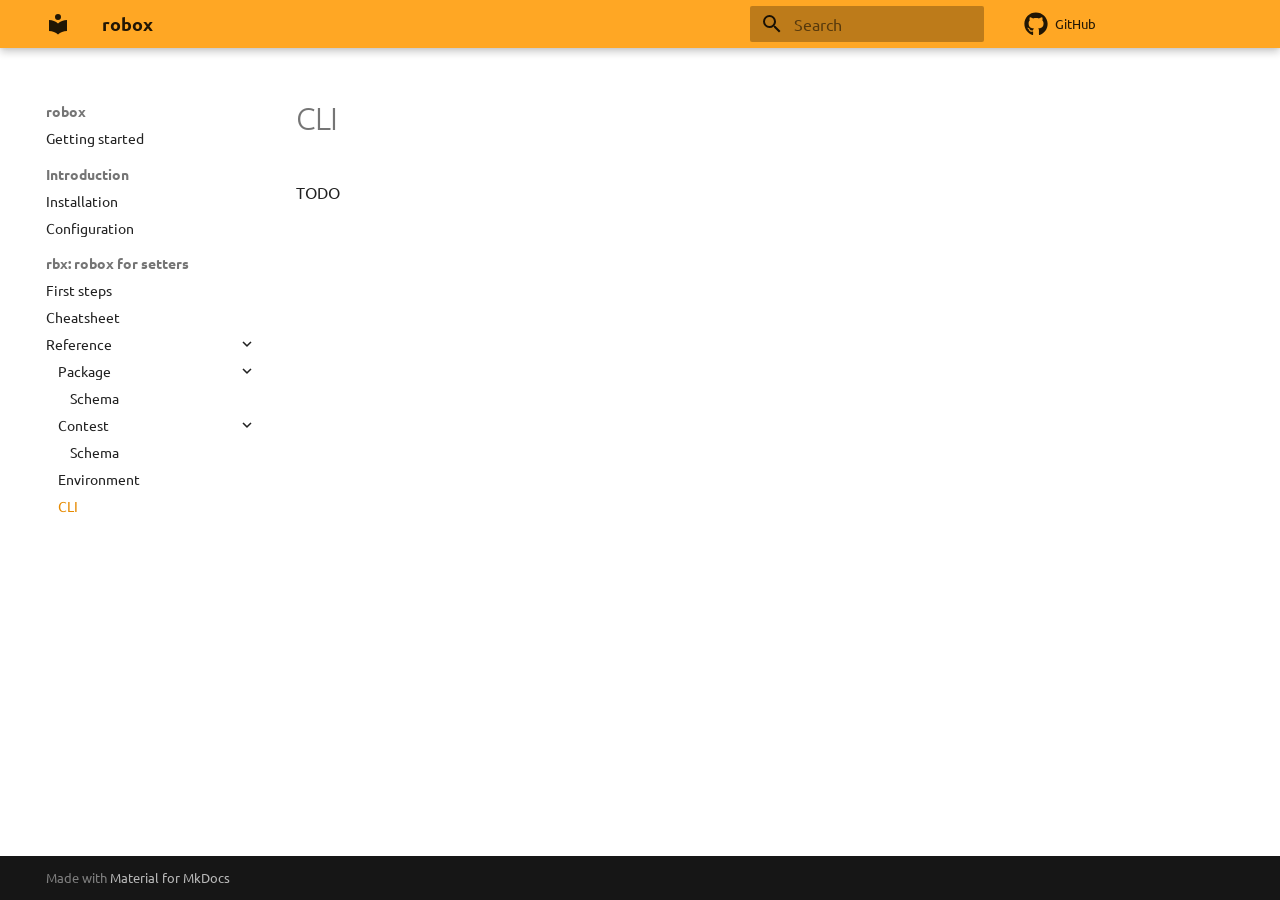
<file: setters/reference/cli/index.html>
<!doctype html>
<html lang="en" class="no-js">
  <head>
    
      <meta charset="utf-8">
      <meta name="viewport" content="width=device-width,initial-scale=1">
      
      
      
      
        <link rel="prev" href="../environment/">
      
      
      
      <link rel="icon" href="../../../assets/images/favicon.png">
      <meta name="generator" content="mkdocs-1.6.0, mkdocs-material-9.5.28">
    
    
      
        <title>CLI - robox</title>
      
    
    
      <link rel="stylesheet" href="../../../assets/stylesheets/main.6543a935.min.css">
      
        
        <link rel="stylesheet" href="../../../assets/stylesheets/palette.06af60db.min.css">
      
      


    
    
      
    
    
      
        
        
        <link rel="preconnect" href="https://fonts.gstatic.com" crossorigin>
        <link rel="stylesheet" href="https://fonts.googleapis.com/css?family=Ubuntu:300,300i,400,400i,700,700i%7CRoboto+Mono:400,400i,700,700i&display=fallback">
        <style>:root{--md-text-font:"Ubuntu";--md-code-font:"Roboto Mono"}</style>
      
    
    
      <link rel="stylesheet" href="../../../assets/_mkdocstrings.css">
    
      <link rel="stylesheet" href="../../../extra.css">
    
      <link rel="stylesheet" href="../../../termynal.css">
    
    <script>__md_scope=new URL("../../..",location),__md_hash=e=>[...e].reduce((e,_)=>(e<<5)-e+_.charCodeAt(0),0),__md_get=(e,_=localStorage,t=__md_scope)=>JSON.parse(_.getItem(t.pathname+"."+e)),__md_set=(e,_,t=localStorage,a=__md_scope)=>{try{t.setItem(a.pathname+"."+e,JSON.stringify(_))}catch(e){}}</script>
    
      

    
    
    
  </head>
  
  
    
    
    
    
    
    <body dir="ltr" data-md-color-scheme="default" data-md-color-primary="orange" data-md-color-accent="indigo">
  
    
    <input class="md-toggle" data-md-toggle="drawer" type="checkbox" id="__drawer" autocomplete="off">
    <input class="md-toggle" data-md-toggle="search" type="checkbox" id="__search" autocomplete="off">
    <label class="md-overlay" for="__drawer"></label>
    <div data-md-component="skip">
      
        
        <a href="#cli" class="md-skip">
          Skip to content
        </a>
      
    </div>
    <div data-md-component="announce">
      
    </div>
    
    
      

  

<header class="md-header md-header--shadow" data-md-component="header">
  <nav class="md-header__inner md-grid" aria-label="Header">
    <a href="../../.." title="robox" class="md-header__button md-logo" aria-label="robox" data-md-component="logo">
      
  
  <svg xmlns="http://www.w3.org/2000/svg" viewBox="0 0 24 24"><path d="M12 8a3 3 0 0 0 3-3 3 3 0 0 0-3-3 3 3 0 0 0-3 3 3 3 0 0 0 3 3m0 3.54C9.64 9.35 6.5 8 3 8v11c3.5 0 6.64 1.35 9 3.54 2.36-2.19 5.5-3.54 9-3.54V8c-3.5 0-6.64 1.35-9 3.54Z"/></svg>

    </a>
    <label class="md-header__button md-icon" for="__drawer">
      
      <svg xmlns="http://www.w3.org/2000/svg" viewBox="0 0 24 24"><path d="M3 6h18v2H3V6m0 5h18v2H3v-2m0 5h18v2H3v-2Z"/></svg>
    </label>
    <div class="md-header__title" data-md-component="header-title">
      <div class="md-header__ellipsis">
        <div class="md-header__topic">
          <span class="md-ellipsis">
            robox
          </span>
        </div>
        <div class="md-header__topic" data-md-component="header-topic">
          <span class="md-ellipsis">
            
              CLI
            
          </span>
        </div>
      </div>
    </div>
    
      
    
    
    
    
      <label class="md-header__button md-icon" for="__search">
        
        <svg xmlns="http://www.w3.org/2000/svg" viewBox="0 0 24 24"><path d="M9.5 3A6.5 6.5 0 0 1 16 9.5c0 1.61-.59 3.09-1.56 4.23l.27.27h.79l5 5-1.5 1.5-5-5v-.79l-.27-.27A6.516 6.516 0 0 1 9.5 16 6.5 6.5 0 0 1 3 9.5 6.5 6.5 0 0 1 9.5 3m0 2C7 5 5 7 5 9.5S7 14 9.5 14 14 12 14 9.5 12 5 9.5 5Z"/></svg>
      </label>
      <div class="md-search" data-md-component="search" role="dialog">
  <label class="md-search__overlay" for="__search"></label>
  <div class="md-search__inner" role="search">
    <form class="md-search__form" name="search">
      <input type="text" class="md-search__input" name="query" aria-label="Search" placeholder="Search" autocapitalize="off" autocorrect="off" autocomplete="off" spellcheck="false" data-md-component="search-query" required>
      <label class="md-search__icon md-icon" for="__search">
        
        <svg xmlns="http://www.w3.org/2000/svg" viewBox="0 0 24 24"><path d="M9.5 3A6.5 6.5 0 0 1 16 9.5c0 1.61-.59 3.09-1.56 4.23l.27.27h.79l5 5-1.5 1.5-5-5v-.79l-.27-.27A6.516 6.516 0 0 1 9.5 16 6.5 6.5 0 0 1 3 9.5 6.5 6.5 0 0 1 9.5 3m0 2C7 5 5 7 5 9.5S7 14 9.5 14 14 12 14 9.5 12 5 9.5 5Z"/></svg>
        
        <svg xmlns="http://www.w3.org/2000/svg" viewBox="0 0 24 24"><path d="M20 11v2H8l5.5 5.5-1.42 1.42L4.16 12l7.92-7.92L13.5 5.5 8 11h12Z"/></svg>
      </label>
      <nav class="md-search__options" aria-label="Search">
        
        <button type="reset" class="md-search__icon md-icon" title="Clear" aria-label="Clear" tabindex="-1">
          
          <svg xmlns="http://www.w3.org/2000/svg" viewBox="0 0 24 24"><path d="M19 6.41 17.59 5 12 10.59 6.41 5 5 6.41 10.59 12 5 17.59 6.41 19 12 13.41 17.59 19 19 17.59 13.41 12 19 6.41Z"/></svg>
        </button>
      </nav>
      
        <div class="md-search__suggest" data-md-component="search-suggest"></div>
      
    </form>
    <div class="md-search__output">
      <div class="md-search__scrollwrap" tabindex="0" data-md-scrollfix>
        <div class="md-search-result" data-md-component="search-result">
          <div class="md-search-result__meta">
            Initializing search
          </div>
          <ol class="md-search-result__list" role="presentation"></ol>
        </div>
      </div>
    </div>
  </div>
</div>
    
    
      <div class="md-header__source">
        <a href="https://github.com/rsalesc/robox.io" title="Go to repository" class="md-source" data-md-component="source">
  <div class="md-source__icon md-icon">
    
    <svg xmlns="http://www.w3.org/2000/svg" viewBox="0 0 496 512"><!--! Font Awesome Free 6.5.2 by @fontawesome - https://fontawesome.com License - https://fontawesome.com/license/free (Icons: CC BY 4.0, Fonts: SIL OFL 1.1, Code: MIT License) Copyright 2024 Fonticons, Inc.--><path d="M165.9 397.4c0 2-2.3 3.6-5.2 3.6-3.3.3-5.6-1.3-5.6-3.6 0-2 2.3-3.6 5.2-3.6 3-.3 5.6 1.3 5.6 3.6zm-31.1-4.5c-.7 2 1.3 4.3 4.3 4.9 2.6 1 5.6 0 6.2-2s-1.3-4.3-4.3-5.2c-2.6-.7-5.5.3-6.2 2.3zm44.2-1.7c-2.9.7-4.9 2.6-4.6 4.9.3 2 2.9 3.3 5.9 2.6 2.9-.7 4.9-2.6 4.6-4.6-.3-1.9-3-3.2-5.9-2.9zM244.8 8C106.1 8 0 113.3 0 252c0 110.9 69.8 205.8 169.5 239.2 12.8 2.3 17.3-5.6 17.3-12.1 0-6.2-.3-40.4-.3-61.4 0 0-70 15-84.7-29.8 0 0-11.4-29.1-27.8-36.6 0 0-22.9-15.7 1.6-15.4 0 0 24.9 2 38.6 25.8 21.9 38.6 58.6 27.5 72.9 20.9 2.3-16 8.8-27.1 16-33.7-55.9-6.2-112.3-14.3-112.3-110.5 0-27.5 7.6-41.3 23.6-58.9-2.6-6.5-11.1-33.3 2.6-67.9 20.9-6.5 69 27 69 27 20-5.6 41.5-8.5 62.8-8.5s42.8 2.9 62.8 8.5c0 0 48.1-33.6 69-27 13.7 34.7 5.2 61.4 2.6 67.9 16 17.7 25.8 31.5 25.8 58.9 0 96.5-58.9 104.2-114.8 110.5 9.2 7.9 17 22.9 17 46.4 0 33.7-.3 75.4-.3 83.6 0 6.5 4.6 14.4 17.3 12.1C428.2 457.8 496 362.9 496 252 496 113.3 383.5 8 244.8 8zM97.2 352.9c-1.3 1-1 3.3.7 5.2 1.6 1.6 3.9 2.3 5.2 1 1.3-1 1-3.3-.7-5.2-1.6-1.6-3.9-2.3-5.2-1zm-10.8-8.1c-.7 1.3.3 2.9 2.3 3.9 1.6 1 3.6.7 4.3-.7.7-1.3-.3-2.9-2.3-3.9-2-.6-3.6-.3-4.3.7zm32.4 35.6c-1.6 1.3-1 4.3 1.3 6.2 2.3 2.3 5.2 2.6 6.5 1 1.3-1.3.7-4.3-1.3-6.2-2.2-2.3-5.2-2.6-6.5-1zm-11.4-14.7c-1.6 1-1.6 3.6 0 5.9 1.6 2.3 4.3 3.3 5.6 2.3 1.6-1.3 1.6-3.9 0-6.2-1.4-2.3-4-3.3-5.6-2z"/></svg>
  </div>
  <div class="md-source__repository">
    GitHub
  </div>
</a>
      </div>
    
  </nav>
  
</header>
    
    <div class="md-container" data-md-component="container">
      
      
        
          
        
      
      <main class="md-main" data-md-component="main">
        <div class="md-main__inner md-grid">
          
            
              
              <div class="md-sidebar md-sidebar--primary" data-md-component="sidebar" data-md-type="navigation" >
                <div class="md-sidebar__scrollwrap">
                  <div class="md-sidebar__inner">
                    



<nav class="md-nav md-nav--primary" aria-label="Navigation" data-md-level="0">
  <label class="md-nav__title" for="__drawer">
    <a href="../../.." title="robox" class="md-nav__button md-logo" aria-label="robox" data-md-component="logo">
      
  
  <svg xmlns="http://www.w3.org/2000/svg" viewBox="0 0 24 24"><path d="M12 8a3 3 0 0 0 3-3 3 3 0 0 0-3-3 3 3 0 0 0-3 3 3 3 0 0 0 3 3m0 3.54C9.64 9.35 6.5 8 3 8v11c3.5 0 6.64 1.35 9 3.54 2.36-2.19 5.5-3.54 9-3.54V8c-3.5 0-6.64 1.35-9 3.54Z"/></svg>

    </a>
    robox
  </label>
  
    <div class="md-nav__source">
      <a href="https://github.com/rsalesc/robox.io" title="Go to repository" class="md-source" data-md-component="source">
  <div class="md-source__icon md-icon">
    
    <svg xmlns="http://www.w3.org/2000/svg" viewBox="0 0 496 512"><!--! Font Awesome Free 6.5.2 by @fontawesome - https://fontawesome.com License - https://fontawesome.com/license/free (Icons: CC BY 4.0, Fonts: SIL OFL 1.1, Code: MIT License) Copyright 2024 Fonticons, Inc.--><path d="M165.9 397.4c0 2-2.3 3.6-5.2 3.6-3.3.3-5.6-1.3-5.6-3.6 0-2 2.3-3.6 5.2-3.6 3-.3 5.6 1.3 5.6 3.6zm-31.1-4.5c-.7 2 1.3 4.3 4.3 4.9 2.6 1 5.6 0 6.2-2s-1.3-4.3-4.3-5.2c-2.6-.7-5.5.3-6.2 2.3zm44.2-1.7c-2.9.7-4.9 2.6-4.6 4.9.3 2 2.9 3.3 5.9 2.6 2.9-.7 4.9-2.6 4.6-4.6-.3-1.9-3-3.2-5.9-2.9zM244.8 8C106.1 8 0 113.3 0 252c0 110.9 69.8 205.8 169.5 239.2 12.8 2.3 17.3-5.6 17.3-12.1 0-6.2-.3-40.4-.3-61.4 0 0-70 15-84.7-29.8 0 0-11.4-29.1-27.8-36.6 0 0-22.9-15.7 1.6-15.4 0 0 24.9 2 38.6 25.8 21.9 38.6 58.6 27.5 72.9 20.9 2.3-16 8.8-27.1 16-33.7-55.9-6.2-112.3-14.3-112.3-110.5 0-27.5 7.6-41.3 23.6-58.9-2.6-6.5-11.1-33.3 2.6-67.9 20.9-6.5 69 27 69 27 20-5.6 41.5-8.5 62.8-8.5s42.8 2.9 62.8 8.5c0 0 48.1-33.6 69-27 13.7 34.7 5.2 61.4 2.6 67.9 16 17.7 25.8 31.5 25.8 58.9 0 96.5-58.9 104.2-114.8 110.5 9.2 7.9 17 22.9 17 46.4 0 33.7-.3 75.4-.3 83.6 0 6.5 4.6 14.4 17.3 12.1C428.2 457.8 496 362.9 496 252 496 113.3 383.5 8 244.8 8zM97.2 352.9c-1.3 1-1 3.3.7 5.2 1.6 1.6 3.9 2.3 5.2 1 1.3-1 1-3.3-.7-5.2-1.6-1.6-3.9-2.3-5.2-1zm-10.8-8.1c-.7 1.3.3 2.9 2.3 3.9 1.6 1 3.6.7 4.3-.7.7-1.3-.3-2.9-2.3-3.9-2-.6-3.6-.3-4.3.7zm32.4 35.6c-1.6 1.3-1 4.3 1.3 6.2 2.3 2.3 5.2 2.6 6.5 1 1.3-1.3.7-4.3-1.3-6.2-2.2-2.3-5.2-2.6-6.5-1zm-11.4-14.7c-1.6 1-1.6 3.6 0 5.9 1.6 2.3 4.3 3.3 5.6 2.3 1.6-1.3 1.6-3.9 0-6.2-1.4-2.3-4-3.3-5.6-2z"/></svg>
  </div>
  <div class="md-source__repository">
    GitHub
  </div>
</a>
    </div>
  
  <ul class="md-nav__list" data-md-scrollfix>
    
      
      
  
  
  
  
    <li class="md-nav__item">
      <a href="../../.." class="md-nav__link">
        
  
  <span class="md-ellipsis">
    Getting started
  </span>
  

      </a>
    </li>
  

    
      
      
  
  
  
  
    
    
      
        
      
        
      
    
    
      
        
        
      
    
    
    <li class="md-nav__item md-nav__item--section md-nav__item--nested">
      
        
        
          
        
        <input class="md-nav__toggle md-toggle md-toggle--indeterminate" type="checkbox" id="__nav_2" >
        
          
          <label class="md-nav__link" for="__nav_2" id="__nav_2_label" tabindex="">
            
  
  <span class="md-ellipsis">
    Introduction
  </span>
  

            <span class="md-nav__icon md-icon"></span>
          </label>
        
        <nav class="md-nav" data-md-level="1" aria-labelledby="__nav_2_label" aria-expanded="false">
          <label class="md-nav__title" for="__nav_2">
            <span class="md-nav__icon md-icon"></span>
            Introduction
          </label>
          <ul class="md-nav__list" data-md-scrollfix>
            
              
                
  
  
  
  
    <li class="md-nav__item">
      <a href="../../../intro/installation/" class="md-nav__link">
        
  
  <span class="md-ellipsis">
    Installation
  </span>
  

      </a>
    </li>
  

              
            
              
                
  
  
  
  
    <li class="md-nav__item">
      <a href="../../../intro/configuration/" class="md-nav__link">
        
  
  <span class="md-ellipsis">
    Configuration
  </span>
  

      </a>
    </li>
  

              
            
          </ul>
        </nav>
      
    </li>
  

    
      
      
  
  
    
  
  
  
    
    
      
        
      
        
      
        
      
    
    
      
        
        
      
    
    
    <li class="md-nav__item md-nav__item--active md-nav__item--section md-nav__item--nested">
      
        
        
        <input class="md-nav__toggle md-toggle " type="checkbox" id="__nav_3" checked>
        
          
          <label class="md-nav__link" for="__nav_3" id="__nav_3_label" tabindex="">
            
  
  <span class="md-ellipsis">
    rbx: robox for setters
  </span>
  

            <span class="md-nav__icon md-icon"></span>
          </label>
        
        <nav class="md-nav" data-md-level="1" aria-labelledby="__nav_3_label" aria-expanded="true">
          <label class="md-nav__title" for="__nav_3">
            <span class="md-nav__icon md-icon"></span>
            rbx: robox for setters
          </label>
          <ul class="md-nav__list" data-md-scrollfix>
            
              
                
  
  
  
  
    <li class="md-nav__item">
      <a href="../../first-steps/" class="md-nav__link">
        
  
  <span class="md-ellipsis">
    First steps
  </span>
  

      </a>
    </li>
  

              
            
              
                
  
  
  
  
    <li class="md-nav__item">
      <a href="../../cheatsheet/" class="md-nav__link">
        
  
  <span class="md-ellipsis">
    Cheatsheet
  </span>
  

      </a>
    </li>
  

              
            
              
                
  
  
    
  
  
  
    
    
      
        
      
        
      
        
      
        
      
    
    
      
    
    
    <li class="md-nav__item md-nav__item--active md-nav__item--nested">
      
        
        
        <input class="md-nav__toggle md-toggle " type="checkbox" id="__nav_3_3" checked>
        
          
          <label class="md-nav__link" for="__nav_3_3" id="__nav_3_3_label" tabindex="0">
            
  
  <span class="md-ellipsis">
    Reference
  </span>
  

            <span class="md-nav__icon md-icon"></span>
          </label>
        
        <nav class="md-nav" data-md-level="2" aria-labelledby="__nav_3_3_label" aria-expanded="true">
          <label class="md-nav__title" for="__nav_3_3">
            <span class="md-nav__icon md-icon"></span>
            Reference
          </label>
          <ul class="md-nav__list" data-md-scrollfix>
            
              
                
  
  
  
  
    
    
      
        
          
        
      
        
      
    
    
      
    
    
    <li class="md-nav__item md-nav__item--nested">
      
        
        
          
        
        <input class="md-nav__toggle md-toggle md-toggle--indeterminate" type="checkbox" id="__nav_3_3_1" >
        
          
          
          <div class="md-nav__link md-nav__container">
            <a href="../package/" class="md-nav__link ">
              
  
  <span class="md-ellipsis">
    Package
  </span>
  

            </a>
            
              
              <label class="md-nav__link " for="__nav_3_3_1" id="__nav_3_3_1_label" tabindex="0">
                <span class="md-nav__icon md-icon"></span>
              </label>
            
          </div>
        
        <nav class="md-nav" data-md-level="3" aria-labelledby="__nav_3_3_1_label" aria-expanded="false">
          <label class="md-nav__title" for="__nav_3_3_1">
            <span class="md-nav__icon md-icon"></span>
            Package
          </label>
          <ul class="md-nav__list" data-md-scrollfix>
            
              
            
              
                
  
  
  
  
    <li class="md-nav__item">
      <a href="../package/schema/" class="md-nav__link">
        
  
  <span class="md-ellipsis">
    Schema
  </span>
  

      </a>
    </li>
  

              
            
          </ul>
        </nav>
      
    </li>
  

              
            
              
                
  
  
  
  
    
    
      
        
          
        
      
        
      
    
    
      
    
    
    <li class="md-nav__item md-nav__item--nested">
      
        
        
          
        
        <input class="md-nav__toggle md-toggle md-toggle--indeterminate" type="checkbox" id="__nav_3_3_2" >
        
          
          
          <div class="md-nav__link md-nav__container">
            <a href="../contest/" class="md-nav__link ">
              
  
  <span class="md-ellipsis">
    Contest
  </span>
  

            </a>
            
              
              <label class="md-nav__link " for="__nav_3_3_2" id="__nav_3_3_2_label" tabindex="0">
                <span class="md-nav__icon md-icon"></span>
              </label>
            
          </div>
        
        <nav class="md-nav" data-md-level="3" aria-labelledby="__nav_3_3_2_label" aria-expanded="false">
          <label class="md-nav__title" for="__nav_3_3_2">
            <span class="md-nav__icon md-icon"></span>
            Contest
          </label>
          <ul class="md-nav__list" data-md-scrollfix>
            
              
            
              
                
  
  
  
  
    <li class="md-nav__item">
      <a href="../contest/schema/" class="md-nav__link">
        
  
  <span class="md-ellipsis">
    Schema
  </span>
  

      </a>
    </li>
  

              
            
          </ul>
        </nav>
      
    </li>
  

              
            
              
                
  
  
  
  
    <li class="md-nav__item">
      <a href="../environment/" class="md-nav__link">
        
  
  <span class="md-ellipsis">
    Environment
  </span>
  

      </a>
    </li>
  

              
            
              
                
  
  
    
  
  
  
    <li class="md-nav__item md-nav__item--active">
      
      <input class="md-nav__toggle md-toggle" type="checkbox" id="__toc">
      
      
        
      
      
      <a href="./" class="md-nav__link md-nav__link--active">
        
  
  <span class="md-ellipsis">
    CLI
  </span>
  

      </a>
      
    </li>
  

              
            
          </ul>
        </nav>
      
    </li>
  

              
            
          </ul>
        </nav>
      
    </li>
  

    
  </ul>
</nav>
                  </div>
                </div>
              </div>
            
            
              
              <div class="md-sidebar md-sidebar--secondary" data-md-component="sidebar" data-md-type="toc" >
                <div class="md-sidebar__scrollwrap">
                  <div class="md-sidebar__inner">
                    

<nav class="md-nav md-nav--secondary" aria-label="Table of contents">
  
  
  
    
  
  
</nav>
                  </div>
                </div>
              </div>
            
          
          
            <div class="md-content" data-md-component="content">
              <article class="md-content__inner md-typeset">
                
                  

  
  


<h1 id="cli">CLI</h1>
<p>TODO</p>












                
              </article>
            </div>
          
          
<script>var target=document.getElementById(location.hash.slice(1));target&&target.name&&(target.checked=target.name.startsWith("__tabbed_"))</script>
        </div>
        
      </main>
      
        <footer class="md-footer">
  
  <div class="md-footer-meta md-typeset">
    <div class="md-footer-meta__inner md-grid">
      <div class="md-copyright">
  
  
    Made with
    <a href="https://squidfunk.github.io/mkdocs-material/" target="_blank" rel="noopener">
      Material for MkDocs
    </a>
  
</div>
      
    </div>
  </div>
</footer>
      
    </div>
    <div class="md-dialog" data-md-component="dialog">
      <div class="md-dialog__inner md-typeset"></div>
    </div>
    
    
    <script id="__config" type="application/json">{"base": "../../..", "features": ["content.code.copy", "content.code.annotate", "navigation.sections", "navigation.indexes", "navigation.path", "navigation.expand", "search.highlight", "search.suggest", "toc.follow"], "search": "../../../assets/javascripts/workers/search.b8dbb3d2.min.js", "tags": {"accepted": "\u003cspan style=\"color: green\"\u003eaccepted\u003c/span\u003e", "wrong_answer": "\u003cspan style=\"color: red\"\u003ewrong answer\u003c/span\u003e"}, "translations": {"clipboard.copied": "Copied to clipboard", "clipboard.copy": "Copy to clipboard", "search.result.more.one": "1 more on this page", "search.result.more.other": "# more on this page", "search.result.none": "No matching documents", "search.result.one": "1 matching document", "search.result.other": "# matching documents", "search.result.placeholder": "Type to start searching", "search.result.term.missing": "Missing", "select.version": "Select version"}}</script>
    
    
      <script src="../../../assets/javascripts/bundle.fe8b6f2b.min.js"></script>
      
        <script src="../../../termynal.js"></script>
      
    
  </body>
</html>
</file>
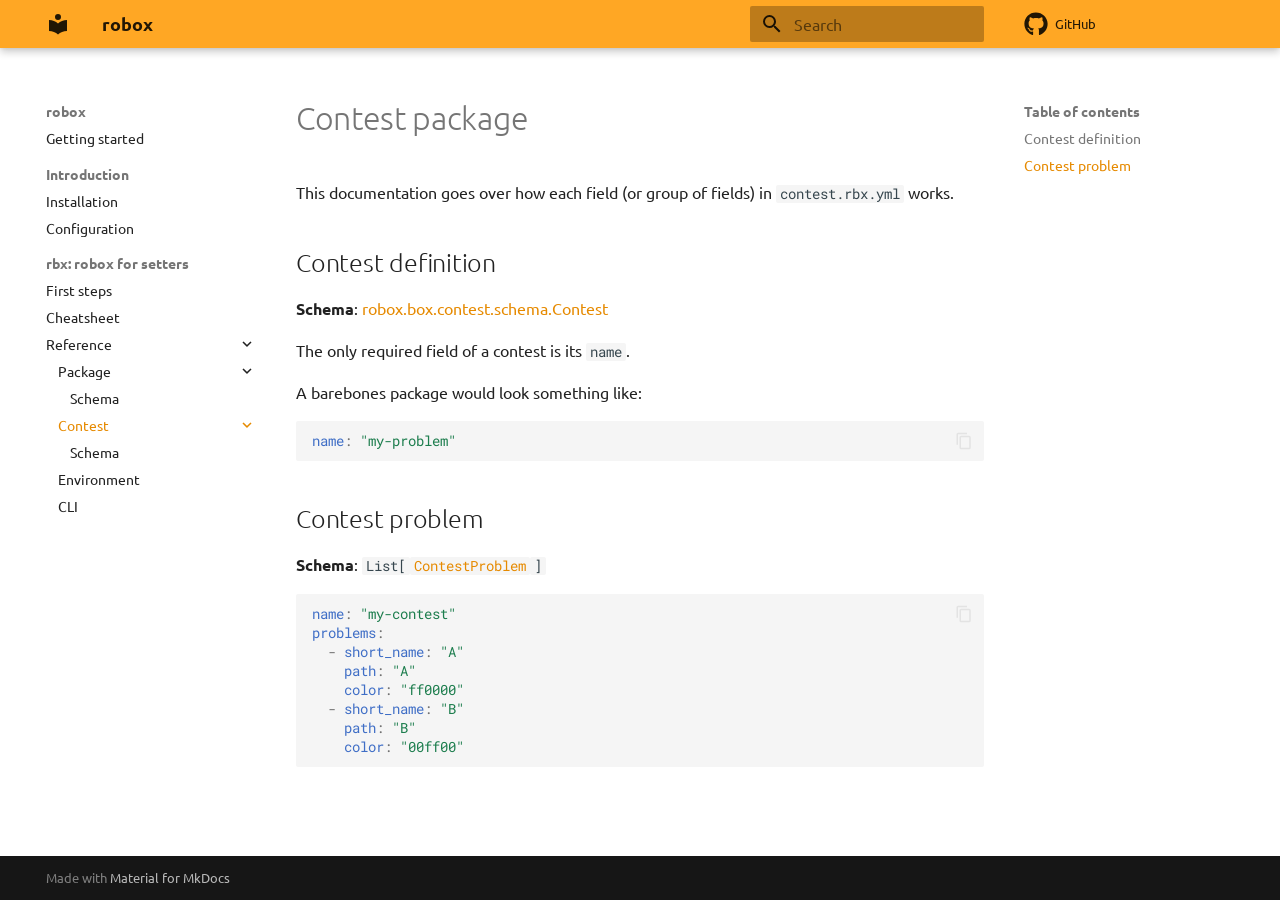
<file: setters/reference/contest/index.html>
<!doctype html>
<html lang="en" class="no-js">
  <head>
    
      <meta charset="utf-8">
      <meta name="viewport" content="width=device-width,initial-scale=1">
      
      
      
      
        <link rel="prev" href="../package/schema/">
      
      
        <link rel="next" href="schema/">
      
      
      <link rel="icon" href="../../../assets/images/favicon.png">
      <meta name="generator" content="mkdocs-1.6.0, mkdocs-material-9.5.28">
    
    
      
        <title>Contest package - robox</title>
      
    
    
      <link rel="stylesheet" href="../../../assets/stylesheets/main.6543a935.min.css">
      
        
        <link rel="stylesheet" href="../../../assets/stylesheets/palette.06af60db.min.css">
      
      


    
    
      
    
    
      
        
        
        <link rel="preconnect" href="https://fonts.gstatic.com" crossorigin>
        <link rel="stylesheet" href="https://fonts.googleapis.com/css?family=Ubuntu:300,300i,400,400i,700,700i%7CRoboto+Mono:400,400i,700,700i&display=fallback">
        <style>:root{--md-text-font:"Ubuntu";--md-code-font:"Roboto Mono"}</style>
      
    
    
      <link rel="stylesheet" href="../../../assets/_mkdocstrings.css">
    
      <link rel="stylesheet" href="../../../extra.css">
    
      <link rel="stylesheet" href="../../../termynal.css">
    
    <script>__md_scope=new URL("../../..",location),__md_hash=e=>[...e].reduce((e,_)=>(e<<5)-e+_.charCodeAt(0),0),__md_get=(e,_=localStorage,t=__md_scope)=>JSON.parse(_.getItem(t.pathname+"."+e)),__md_set=(e,_,t=localStorage,a=__md_scope)=>{try{t.setItem(a.pathname+"."+e,JSON.stringify(_))}catch(e){}}</script>
    
      

    
    
    
  </head>
  
  
    
    
    
    
    
    <body dir="ltr" data-md-color-scheme="default" data-md-color-primary="orange" data-md-color-accent="indigo">
  
    
    <input class="md-toggle" data-md-toggle="drawer" type="checkbox" id="__drawer" autocomplete="off">
    <input class="md-toggle" data-md-toggle="search" type="checkbox" id="__search" autocomplete="off">
    <label class="md-overlay" for="__drawer"></label>
    <div data-md-component="skip">
      
        
        <a href="#contest-package" class="md-skip">
          Skip to content
        </a>
      
    </div>
    <div data-md-component="announce">
      
    </div>
    
    
      

  

<header class="md-header md-header--shadow" data-md-component="header">
  <nav class="md-header__inner md-grid" aria-label="Header">
    <a href="../../.." title="robox" class="md-header__button md-logo" aria-label="robox" data-md-component="logo">
      
  
  <svg xmlns="http://www.w3.org/2000/svg" viewBox="0 0 24 24"><path d="M12 8a3 3 0 0 0 3-3 3 3 0 0 0-3-3 3 3 0 0 0-3 3 3 3 0 0 0 3 3m0 3.54C9.64 9.35 6.5 8 3 8v11c3.5 0 6.64 1.35 9 3.54 2.36-2.19 5.5-3.54 9-3.54V8c-3.5 0-6.64 1.35-9 3.54Z"/></svg>

    </a>
    <label class="md-header__button md-icon" for="__drawer">
      
      <svg xmlns="http://www.w3.org/2000/svg" viewBox="0 0 24 24"><path d="M3 6h18v2H3V6m0 5h18v2H3v-2m0 5h18v2H3v-2Z"/></svg>
    </label>
    <div class="md-header__title" data-md-component="header-title">
      <div class="md-header__ellipsis">
        <div class="md-header__topic">
          <span class="md-ellipsis">
            robox
          </span>
        </div>
        <div class="md-header__topic" data-md-component="header-topic">
          <span class="md-ellipsis">
            
              Contest package
            
          </span>
        </div>
      </div>
    </div>
    
      
    
    
    
    
      <label class="md-header__button md-icon" for="__search">
        
        <svg xmlns="http://www.w3.org/2000/svg" viewBox="0 0 24 24"><path d="M9.5 3A6.5 6.5 0 0 1 16 9.5c0 1.61-.59 3.09-1.56 4.23l.27.27h.79l5 5-1.5 1.5-5-5v-.79l-.27-.27A6.516 6.516 0 0 1 9.5 16 6.5 6.5 0 0 1 3 9.5 6.5 6.5 0 0 1 9.5 3m0 2C7 5 5 7 5 9.5S7 14 9.5 14 14 12 14 9.5 12 5 9.5 5Z"/></svg>
      </label>
      <div class="md-search" data-md-component="search" role="dialog">
  <label class="md-search__overlay" for="__search"></label>
  <div class="md-search__inner" role="search">
    <form class="md-search__form" name="search">
      <input type="text" class="md-search__input" name="query" aria-label="Search" placeholder="Search" autocapitalize="off" autocorrect="off" autocomplete="off" spellcheck="false" data-md-component="search-query" required>
      <label class="md-search__icon md-icon" for="__search">
        
        <svg xmlns="http://www.w3.org/2000/svg" viewBox="0 0 24 24"><path d="M9.5 3A6.5 6.5 0 0 1 16 9.5c0 1.61-.59 3.09-1.56 4.23l.27.27h.79l5 5-1.5 1.5-5-5v-.79l-.27-.27A6.516 6.516 0 0 1 9.5 16 6.5 6.5 0 0 1 3 9.5 6.5 6.5 0 0 1 9.5 3m0 2C7 5 5 7 5 9.5S7 14 9.5 14 14 12 14 9.5 12 5 9.5 5Z"/></svg>
        
        <svg xmlns="http://www.w3.org/2000/svg" viewBox="0 0 24 24"><path d="M20 11v2H8l5.5 5.5-1.42 1.42L4.16 12l7.92-7.92L13.5 5.5 8 11h12Z"/></svg>
      </label>
      <nav class="md-search__options" aria-label="Search">
        
        <button type="reset" class="md-search__icon md-icon" title="Clear" aria-label="Clear" tabindex="-1">
          
          <svg xmlns="http://www.w3.org/2000/svg" viewBox="0 0 24 24"><path d="M19 6.41 17.59 5 12 10.59 6.41 5 5 6.41 10.59 12 5 17.59 6.41 19 12 13.41 17.59 19 19 17.59 13.41 12 19 6.41Z"/></svg>
        </button>
      </nav>
      
        <div class="md-search__suggest" data-md-component="search-suggest"></div>
      
    </form>
    <div class="md-search__output">
      <div class="md-search__scrollwrap" tabindex="0" data-md-scrollfix>
        <div class="md-search-result" data-md-component="search-result">
          <div class="md-search-result__meta">
            Initializing search
          </div>
          <ol class="md-search-result__list" role="presentation"></ol>
        </div>
      </div>
    </div>
  </div>
</div>
    
    
      <div class="md-header__source">
        <a href="https://github.com/rsalesc/robox.io" title="Go to repository" class="md-source" data-md-component="source">
  <div class="md-source__icon md-icon">
    
    <svg xmlns="http://www.w3.org/2000/svg" viewBox="0 0 496 512"><!--! Font Awesome Free 6.5.2 by @fontawesome - https://fontawesome.com License - https://fontawesome.com/license/free (Icons: CC BY 4.0, Fonts: SIL OFL 1.1, Code: MIT License) Copyright 2024 Fonticons, Inc.--><path d="M165.9 397.4c0 2-2.3 3.6-5.2 3.6-3.3.3-5.6-1.3-5.6-3.6 0-2 2.3-3.6 5.2-3.6 3-.3 5.6 1.3 5.6 3.6zm-31.1-4.5c-.7 2 1.3 4.3 4.3 4.9 2.6 1 5.6 0 6.2-2s-1.3-4.3-4.3-5.2c-2.6-.7-5.5.3-6.2 2.3zm44.2-1.7c-2.9.7-4.9 2.6-4.6 4.9.3 2 2.9 3.3 5.9 2.6 2.9-.7 4.9-2.6 4.6-4.6-.3-1.9-3-3.2-5.9-2.9zM244.8 8C106.1 8 0 113.3 0 252c0 110.9 69.8 205.8 169.5 239.2 12.8 2.3 17.3-5.6 17.3-12.1 0-6.2-.3-40.4-.3-61.4 0 0-70 15-84.7-29.8 0 0-11.4-29.1-27.8-36.6 0 0-22.9-15.7 1.6-15.4 0 0 24.9 2 38.6 25.8 21.9 38.6 58.6 27.5 72.9 20.9 2.3-16 8.8-27.1 16-33.7-55.9-6.2-112.3-14.3-112.3-110.5 0-27.5 7.6-41.3 23.6-58.9-2.6-6.5-11.1-33.3 2.6-67.9 20.9-6.5 69 27 69 27 20-5.6 41.5-8.5 62.8-8.5s42.8 2.9 62.8 8.5c0 0 48.1-33.6 69-27 13.7 34.7 5.2 61.4 2.6 67.9 16 17.7 25.8 31.5 25.8 58.9 0 96.5-58.9 104.2-114.8 110.5 9.2 7.9 17 22.9 17 46.4 0 33.7-.3 75.4-.3 83.6 0 6.5 4.6 14.4 17.3 12.1C428.2 457.8 496 362.9 496 252 496 113.3 383.5 8 244.8 8zM97.2 352.9c-1.3 1-1 3.3.7 5.2 1.6 1.6 3.9 2.3 5.2 1 1.3-1 1-3.3-.7-5.2-1.6-1.6-3.9-2.3-5.2-1zm-10.8-8.1c-.7 1.3.3 2.9 2.3 3.9 1.6 1 3.6.7 4.3-.7.7-1.3-.3-2.9-2.3-3.9-2-.6-3.6-.3-4.3.7zm32.4 35.6c-1.6 1.3-1 4.3 1.3 6.2 2.3 2.3 5.2 2.6 6.5 1 1.3-1.3.7-4.3-1.3-6.2-2.2-2.3-5.2-2.6-6.5-1zm-11.4-14.7c-1.6 1-1.6 3.6 0 5.9 1.6 2.3 4.3 3.3 5.6 2.3 1.6-1.3 1.6-3.9 0-6.2-1.4-2.3-4-3.3-5.6-2z"/></svg>
  </div>
  <div class="md-source__repository">
    GitHub
  </div>
</a>
      </div>
    
  </nav>
  
</header>
    
    <div class="md-container" data-md-component="container">
      
      
        
          
        
      
      <main class="md-main" data-md-component="main">
        <div class="md-main__inner md-grid">
          
            
              
              <div class="md-sidebar md-sidebar--primary" data-md-component="sidebar" data-md-type="navigation" >
                <div class="md-sidebar__scrollwrap">
                  <div class="md-sidebar__inner">
                    



<nav class="md-nav md-nav--primary" aria-label="Navigation" data-md-level="0">
  <label class="md-nav__title" for="__drawer">
    <a href="../../.." title="robox" class="md-nav__button md-logo" aria-label="robox" data-md-component="logo">
      
  
  <svg xmlns="http://www.w3.org/2000/svg" viewBox="0 0 24 24"><path d="M12 8a3 3 0 0 0 3-3 3 3 0 0 0-3-3 3 3 0 0 0-3 3 3 3 0 0 0 3 3m0 3.54C9.64 9.35 6.5 8 3 8v11c3.5 0 6.64 1.35 9 3.54 2.36-2.19 5.5-3.54 9-3.54V8c-3.5 0-6.64 1.35-9 3.54Z"/></svg>

    </a>
    robox
  </label>
  
    <div class="md-nav__source">
      <a href="https://github.com/rsalesc/robox.io" title="Go to repository" class="md-source" data-md-component="source">
  <div class="md-source__icon md-icon">
    
    <svg xmlns="http://www.w3.org/2000/svg" viewBox="0 0 496 512"><!--! Font Awesome Free 6.5.2 by @fontawesome - https://fontawesome.com License - https://fontawesome.com/license/free (Icons: CC BY 4.0, Fonts: SIL OFL 1.1, Code: MIT License) Copyright 2024 Fonticons, Inc.--><path d="M165.9 397.4c0 2-2.3 3.6-5.2 3.6-3.3.3-5.6-1.3-5.6-3.6 0-2 2.3-3.6 5.2-3.6 3-.3 5.6 1.3 5.6 3.6zm-31.1-4.5c-.7 2 1.3 4.3 4.3 4.9 2.6 1 5.6 0 6.2-2s-1.3-4.3-4.3-5.2c-2.6-.7-5.5.3-6.2 2.3zm44.2-1.7c-2.9.7-4.9 2.6-4.6 4.9.3 2 2.9 3.3 5.9 2.6 2.9-.7 4.9-2.6 4.6-4.6-.3-1.9-3-3.2-5.9-2.9zM244.8 8C106.1 8 0 113.3 0 252c0 110.9 69.8 205.8 169.5 239.2 12.8 2.3 17.3-5.6 17.3-12.1 0-6.2-.3-40.4-.3-61.4 0 0-70 15-84.7-29.8 0 0-11.4-29.1-27.8-36.6 0 0-22.9-15.7 1.6-15.4 0 0 24.9 2 38.6 25.8 21.9 38.6 58.6 27.5 72.9 20.9 2.3-16 8.8-27.1 16-33.7-55.9-6.2-112.3-14.3-112.3-110.5 0-27.5 7.6-41.3 23.6-58.9-2.6-6.5-11.1-33.3 2.6-67.9 20.9-6.5 69 27 69 27 20-5.6 41.5-8.5 62.8-8.5s42.8 2.9 62.8 8.5c0 0 48.1-33.6 69-27 13.7 34.7 5.2 61.4 2.6 67.9 16 17.7 25.8 31.5 25.8 58.9 0 96.5-58.9 104.2-114.8 110.5 9.2 7.9 17 22.9 17 46.4 0 33.7-.3 75.4-.3 83.6 0 6.5 4.6 14.4 17.3 12.1C428.2 457.8 496 362.9 496 252 496 113.3 383.5 8 244.8 8zM97.2 352.9c-1.3 1-1 3.3.7 5.2 1.6 1.6 3.9 2.3 5.2 1 1.3-1 1-3.3-.7-5.2-1.6-1.6-3.9-2.3-5.2-1zm-10.8-8.1c-.7 1.3.3 2.9 2.3 3.9 1.6 1 3.6.7 4.3-.7.7-1.3-.3-2.9-2.3-3.9-2-.6-3.6-.3-4.3.7zm32.4 35.6c-1.6 1.3-1 4.3 1.3 6.2 2.3 2.3 5.2 2.6 6.5 1 1.3-1.3.7-4.3-1.3-6.2-2.2-2.3-5.2-2.6-6.5-1zm-11.4-14.7c-1.6 1-1.6 3.6 0 5.9 1.6 2.3 4.3 3.3 5.6 2.3 1.6-1.3 1.6-3.9 0-6.2-1.4-2.3-4-3.3-5.6-2z"/></svg>
  </div>
  <div class="md-source__repository">
    GitHub
  </div>
</a>
    </div>
  
  <ul class="md-nav__list" data-md-scrollfix>
    
      
      
  
  
  
  
    <li class="md-nav__item">
      <a href="../../.." class="md-nav__link">
        
  
  <span class="md-ellipsis">
    Getting started
  </span>
  

      </a>
    </li>
  

    
      
      
  
  
  
  
    
    
      
        
      
        
      
    
    
      
        
        
      
    
    
    <li class="md-nav__item md-nav__item--section md-nav__item--nested">
      
        
        
          
        
        <input class="md-nav__toggle md-toggle md-toggle--indeterminate" type="checkbox" id="__nav_2" >
        
          
          <label class="md-nav__link" for="__nav_2" id="__nav_2_label" tabindex="">
            
  
  <span class="md-ellipsis">
    Introduction
  </span>
  

            <span class="md-nav__icon md-icon"></span>
          </label>
        
        <nav class="md-nav" data-md-level="1" aria-labelledby="__nav_2_label" aria-expanded="false">
          <label class="md-nav__title" for="__nav_2">
            <span class="md-nav__icon md-icon"></span>
            Introduction
          </label>
          <ul class="md-nav__list" data-md-scrollfix>
            
              
                
  
  
  
  
    <li class="md-nav__item">
      <a href="../../../intro/installation/" class="md-nav__link">
        
  
  <span class="md-ellipsis">
    Installation
  </span>
  

      </a>
    </li>
  

              
            
              
                
  
  
  
  
    <li class="md-nav__item">
      <a href="../../../intro/configuration/" class="md-nav__link">
        
  
  <span class="md-ellipsis">
    Configuration
  </span>
  

      </a>
    </li>
  

              
            
          </ul>
        </nav>
      
    </li>
  

    
      
      
  
  
    
  
  
  
    
    
      
        
      
        
      
        
      
    
    
      
        
        
      
    
    
    <li class="md-nav__item md-nav__item--active md-nav__item--section md-nav__item--nested">
      
        
        
        <input class="md-nav__toggle md-toggle " type="checkbox" id="__nav_3" checked>
        
          
          <label class="md-nav__link" for="__nav_3" id="__nav_3_label" tabindex="">
            
  
  <span class="md-ellipsis">
    rbx: robox for setters
  </span>
  

            <span class="md-nav__icon md-icon"></span>
          </label>
        
        <nav class="md-nav" data-md-level="1" aria-labelledby="__nav_3_label" aria-expanded="true">
          <label class="md-nav__title" for="__nav_3">
            <span class="md-nav__icon md-icon"></span>
            rbx: robox for setters
          </label>
          <ul class="md-nav__list" data-md-scrollfix>
            
              
                
  
  
  
  
    <li class="md-nav__item">
      <a href="../../first-steps/" class="md-nav__link">
        
  
  <span class="md-ellipsis">
    First steps
  </span>
  

      </a>
    </li>
  

              
            
              
                
  
  
  
  
    <li class="md-nav__item">
      <a href="../../cheatsheet/" class="md-nav__link">
        
  
  <span class="md-ellipsis">
    Cheatsheet
  </span>
  

      </a>
    </li>
  

              
            
              
                
  
  
    
  
  
  
    
    
      
        
      
        
      
        
      
        
      
    
    
      
    
    
    <li class="md-nav__item md-nav__item--active md-nav__item--nested">
      
        
        
        <input class="md-nav__toggle md-toggle " type="checkbox" id="__nav_3_3" checked>
        
          
          <label class="md-nav__link" for="__nav_3_3" id="__nav_3_3_label" tabindex="0">
            
  
  <span class="md-ellipsis">
    Reference
  </span>
  

            <span class="md-nav__icon md-icon"></span>
          </label>
        
        <nav class="md-nav" data-md-level="2" aria-labelledby="__nav_3_3_label" aria-expanded="true">
          <label class="md-nav__title" for="__nav_3_3">
            <span class="md-nav__icon md-icon"></span>
            Reference
          </label>
          <ul class="md-nav__list" data-md-scrollfix>
            
              
                
  
  
  
  
    
    
      
        
          
        
      
        
      
    
    
      
    
    
    <li class="md-nav__item md-nav__item--nested">
      
        
        
          
        
        <input class="md-nav__toggle md-toggle md-toggle--indeterminate" type="checkbox" id="__nav_3_3_1" >
        
          
          
          <div class="md-nav__link md-nav__container">
            <a href="../package/" class="md-nav__link ">
              
  
  <span class="md-ellipsis">
    Package
  </span>
  

            </a>
            
              
              <label class="md-nav__link " for="__nav_3_3_1" id="__nav_3_3_1_label" tabindex="0">
                <span class="md-nav__icon md-icon"></span>
              </label>
            
          </div>
        
        <nav class="md-nav" data-md-level="3" aria-labelledby="__nav_3_3_1_label" aria-expanded="false">
          <label class="md-nav__title" for="__nav_3_3_1">
            <span class="md-nav__icon md-icon"></span>
            Package
          </label>
          <ul class="md-nav__list" data-md-scrollfix>
            
              
            
              
                
  
  
  
  
    <li class="md-nav__item">
      <a href="../package/schema/" class="md-nav__link">
        
  
  <span class="md-ellipsis">
    Schema
  </span>
  

      </a>
    </li>
  

              
            
          </ul>
        </nav>
      
    </li>
  

              
            
              
                
  
  
    
  
  
  
    
    
      
        
          
        
      
        
      
    
    
      
    
    
    <li class="md-nav__item md-nav__item--active md-nav__item--nested">
      
        
        
        <input class="md-nav__toggle md-toggle " type="checkbox" id="__nav_3_3_2" checked>
        
          
          
          <div class="md-nav__link md-nav__container">
            <a href="./" class="md-nav__link md-nav__link--active">
              
  
  <span class="md-ellipsis">
    Contest
  </span>
  

            </a>
            
              
              <label class="md-nav__link md-nav__link--active" for="__nav_3_3_2" id="__nav_3_3_2_label" tabindex="0">
                <span class="md-nav__icon md-icon"></span>
              </label>
            
          </div>
        
        <nav class="md-nav" data-md-level="3" aria-labelledby="__nav_3_3_2_label" aria-expanded="true">
          <label class="md-nav__title" for="__nav_3_3_2">
            <span class="md-nav__icon md-icon"></span>
            Contest
          </label>
          <ul class="md-nav__list" data-md-scrollfix>
            
              
            
              
                
  
  
  
  
    <li class="md-nav__item">
      <a href="schema/" class="md-nav__link">
        
  
  <span class="md-ellipsis">
    Schema
  </span>
  

      </a>
    </li>
  

              
            
          </ul>
        </nav>
      
    </li>
  

              
            
              
                
  
  
  
  
    <li class="md-nav__item">
      <a href="../environment/" class="md-nav__link">
        
  
  <span class="md-ellipsis">
    Environment
  </span>
  

      </a>
    </li>
  

              
            
              
                
  
  
  
  
    <li class="md-nav__item">
      <a href="../cli/" class="md-nav__link">
        
  
  <span class="md-ellipsis">
    CLI
  </span>
  

      </a>
    </li>
  

              
            
          </ul>
        </nav>
      
    </li>
  

              
            
          </ul>
        </nav>
      
    </li>
  

    
  </ul>
</nav>
                  </div>
                </div>
              </div>
            
            
              
              <div class="md-sidebar md-sidebar--secondary" data-md-component="sidebar" data-md-type="toc" >
                <div class="md-sidebar__scrollwrap">
                  <div class="md-sidebar__inner">
                    

<nav class="md-nav md-nav--secondary" aria-label="Table of contents">
  
  
  
    
  
  
    <label class="md-nav__title" for="__toc">
      <span class="md-nav__icon md-icon"></span>
      Table of contents
    </label>
    <ul class="md-nav__list" data-md-component="toc" data-md-scrollfix>
      
        <li class="md-nav__item">
  <a href="#contest-definition" class="md-nav__link">
    <span class="md-ellipsis">
      Contest definition
    </span>
  </a>
  
</li>
      
        <li class="md-nav__item">
  <a href="#contest-problem" class="md-nav__link">
    <span class="md-ellipsis">
      Contest problem
    </span>
  </a>
  
</li>
      
    </ul>
  
</nav>
                  </div>
                </div>
              </div>
            
          
          
            <div class="md-content" data-md-component="content">
              <article class="md-content__inner md-typeset">
                
                  

  
  


<h1 id="contest-package">Contest package</h1>
<p>This documentation goes over how each field (or group of fields) in <code>contest.rbx.yml</code> works.</p>
<h2 id="contest-definition">Contest definition</h2>
<p><strong>Schema</strong>: <a class="autorefs autorefs-internal" href="schema/#robox.box.contest.schema.Contest">robox.box.contest.schema.Contest</a></p>
<p>The only required field of a contest is its <code>name</code>.</p>
<p>A barebones package would look something like:</p>
<div class="language-yaml highlight"><pre><span></span><code><span id="__span-0-1"><a id="__codelineno-0-1" name="__codelineno-0-1" href="#__codelineno-0-1"></a><span class="nt">name</span><span class="p">:</span><span class="w"> </span><span class="s">&quot;my-problem&quot;</span>
</span></code></pre></div>
<h2 id="contest-problem">Contest problem</h2>
<p><strong>Schema</strong>: <code>List[</code><a class="autorefs autorefs-internal" href="schema/#robox.box.contest.schema.ContestProblem"><code>ContestProblem</code></a><code>]</code></p>
<div class="language-yaml highlight"><pre><span></span><code><span id="__span-1-1"><a id="__codelineno-1-1" name="__codelineno-1-1" href="#__codelineno-1-1"></a><span class="nt">name</span><span class="p">:</span><span class="w"> </span><span class="s">&quot;my-contest&quot;</span>
</span><span id="__span-1-2"><a id="__codelineno-1-2" name="__codelineno-1-2" href="#__codelineno-1-2"></a><span class="nt">problems</span><span class="p">:</span>
</span><span id="__span-1-3"><a id="__codelineno-1-3" name="__codelineno-1-3" href="#__codelineno-1-3"></a><span class="w">  </span><span class="p p-Indicator">-</span><span class="w"> </span><span class="nt">short_name</span><span class="p">:</span><span class="w"> </span><span class="s">&quot;A&quot;</span>
</span><span id="__span-1-4"><a id="__codelineno-1-4" name="__codelineno-1-4" href="#__codelineno-1-4"></a><span class="w">    </span><span class="nt">path</span><span class="p">:</span><span class="w"> </span><span class="s">&quot;A&quot;</span>
</span><span id="__span-1-5"><a id="__codelineno-1-5" name="__codelineno-1-5" href="#__codelineno-1-5"></a><span class="w">    </span><span class="nt">color</span><span class="p">:</span><span class="w"> </span><span class="s">&quot;ff0000&quot;</span>
</span><span id="__span-1-6"><a id="__codelineno-1-6" name="__codelineno-1-6" href="#__codelineno-1-6"></a><span class="w">  </span><span class="p p-Indicator">-</span><span class="w"> </span><span class="nt">short_name</span><span class="p">:</span><span class="w"> </span><span class="s">&quot;B&quot;</span>
</span><span id="__span-1-7"><a id="__codelineno-1-7" name="__codelineno-1-7" href="#__codelineno-1-7"></a><span class="w">    </span><span class="nt">path</span><span class="p">:</span><span class="w"> </span><span class="s">&quot;B&quot;</span>
</span><span id="__span-1-8"><a id="__codelineno-1-8" name="__codelineno-1-8" href="#__codelineno-1-8"></a><span class="w">    </span><span class="nt">color</span><span class="p">:</span><span class="w"> </span><span class="s">&quot;00ff00&quot;</span>
</span></code></pre></div>












                
              </article>
            </div>
          
          
<script>var target=document.getElementById(location.hash.slice(1));target&&target.name&&(target.checked=target.name.startsWith("__tabbed_"))</script>
        </div>
        
      </main>
      
        <footer class="md-footer">
  
  <div class="md-footer-meta md-typeset">
    <div class="md-footer-meta__inner md-grid">
      <div class="md-copyright">
  
  
    Made with
    <a href="https://squidfunk.github.io/mkdocs-material/" target="_blank" rel="noopener">
      Material for MkDocs
    </a>
  
</div>
      
    </div>
  </div>
</footer>
      
    </div>
    <div class="md-dialog" data-md-component="dialog">
      <div class="md-dialog__inner md-typeset"></div>
    </div>
    
    
    <script id="__config" type="application/json">{"base": "../../..", "features": ["content.code.copy", "content.code.annotate", "navigation.sections", "navigation.indexes", "navigation.path", "navigation.expand", "search.highlight", "search.suggest", "toc.follow"], "search": "../../../assets/javascripts/workers/search.b8dbb3d2.min.js", "tags": {"accepted": "\u003cspan style=\"color: green\"\u003eaccepted\u003c/span\u003e", "wrong_answer": "\u003cspan style=\"color: red\"\u003ewrong answer\u003c/span\u003e"}, "translations": {"clipboard.copied": "Copied to clipboard", "clipboard.copy": "Copy to clipboard", "search.result.more.one": "1 more on this page", "search.result.more.other": "# more on this page", "search.result.none": "No matching documents", "search.result.one": "1 matching document", "search.result.other": "# matching documents", "search.result.placeholder": "Type to start searching", "search.result.term.missing": "Missing", "select.version": "Select version"}}</script>
    
    
      <script src="../../../assets/javascripts/bundle.fe8b6f2b.min.js"></script>
      
        <script src="../../../termynal.js"></script>
      
    
  </body>
</html>
</file>
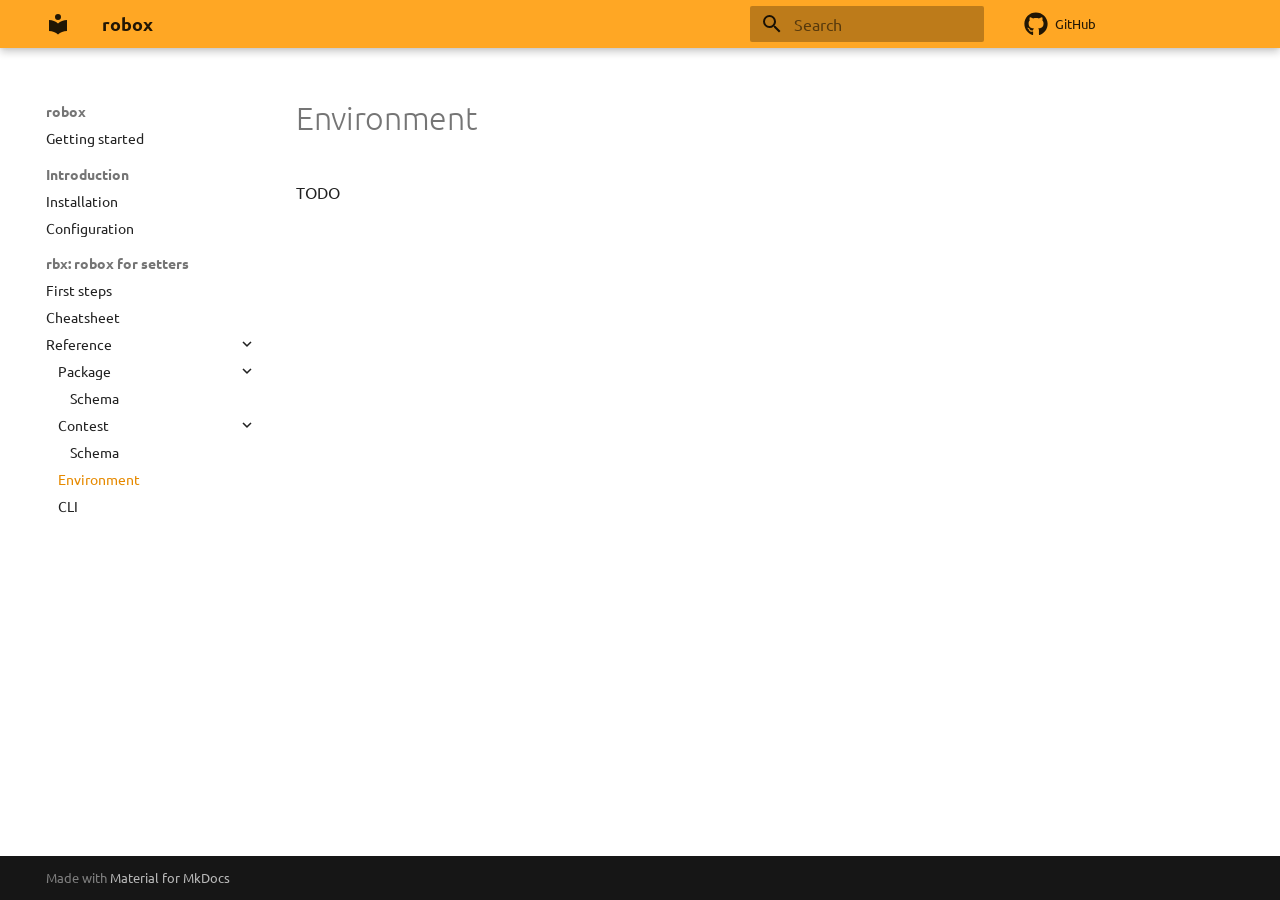
<file: setters/reference/environment/index.html>
<!doctype html>
<html lang="en" class="no-js">
  <head>
    
      <meta charset="utf-8">
      <meta name="viewport" content="width=device-width,initial-scale=1">
      
      
      
      
        <link rel="prev" href="../contest/schema/">
      
      
        <link rel="next" href="../cli/">
      
      
      <link rel="icon" href="../../../assets/images/favicon.png">
      <meta name="generator" content="mkdocs-1.6.0, mkdocs-material-9.5.28">
    
    
      
        <title>Environment - robox</title>
      
    
    
      <link rel="stylesheet" href="../../../assets/stylesheets/main.6543a935.min.css">
      
        
        <link rel="stylesheet" href="../../../assets/stylesheets/palette.06af60db.min.css">
      
      


    
    
      
    
    
      
        
        
        <link rel="preconnect" href="https://fonts.gstatic.com" crossorigin>
        <link rel="stylesheet" href="https://fonts.googleapis.com/css?family=Ubuntu:300,300i,400,400i,700,700i%7CRoboto+Mono:400,400i,700,700i&display=fallback">
        <style>:root{--md-text-font:"Ubuntu";--md-code-font:"Roboto Mono"}</style>
      
    
    
      <link rel="stylesheet" href="../../../assets/_mkdocstrings.css">
    
      <link rel="stylesheet" href="../../../extra.css">
    
      <link rel="stylesheet" href="../../../termynal.css">
    
    <script>__md_scope=new URL("../../..",location),__md_hash=e=>[...e].reduce((e,_)=>(e<<5)-e+_.charCodeAt(0),0),__md_get=(e,_=localStorage,t=__md_scope)=>JSON.parse(_.getItem(t.pathname+"."+e)),__md_set=(e,_,t=localStorage,a=__md_scope)=>{try{t.setItem(a.pathname+"."+e,JSON.stringify(_))}catch(e){}}</script>
    
      

    
    
    
  </head>
  
  
    
    
    
    
    
    <body dir="ltr" data-md-color-scheme="default" data-md-color-primary="orange" data-md-color-accent="indigo">
  
    
    <input class="md-toggle" data-md-toggle="drawer" type="checkbox" id="__drawer" autocomplete="off">
    <input class="md-toggle" data-md-toggle="search" type="checkbox" id="__search" autocomplete="off">
    <label class="md-overlay" for="__drawer"></label>
    <div data-md-component="skip">
      
        
        <a href="#environment" class="md-skip">
          Skip to content
        </a>
      
    </div>
    <div data-md-component="announce">
      
    </div>
    
    
      

  

<header class="md-header md-header--shadow" data-md-component="header">
  <nav class="md-header__inner md-grid" aria-label="Header">
    <a href="../../.." title="robox" class="md-header__button md-logo" aria-label="robox" data-md-component="logo">
      
  
  <svg xmlns="http://www.w3.org/2000/svg" viewBox="0 0 24 24"><path d="M12 8a3 3 0 0 0 3-3 3 3 0 0 0-3-3 3 3 0 0 0-3 3 3 3 0 0 0 3 3m0 3.54C9.64 9.35 6.5 8 3 8v11c3.5 0 6.64 1.35 9 3.54 2.36-2.19 5.5-3.54 9-3.54V8c-3.5 0-6.64 1.35-9 3.54Z"/></svg>

    </a>
    <label class="md-header__button md-icon" for="__drawer">
      
      <svg xmlns="http://www.w3.org/2000/svg" viewBox="0 0 24 24"><path d="M3 6h18v2H3V6m0 5h18v2H3v-2m0 5h18v2H3v-2Z"/></svg>
    </label>
    <div class="md-header__title" data-md-component="header-title">
      <div class="md-header__ellipsis">
        <div class="md-header__topic">
          <span class="md-ellipsis">
            robox
          </span>
        </div>
        <div class="md-header__topic" data-md-component="header-topic">
          <span class="md-ellipsis">
            
              Environment
            
          </span>
        </div>
      </div>
    </div>
    
      
    
    
    
    
      <label class="md-header__button md-icon" for="__search">
        
        <svg xmlns="http://www.w3.org/2000/svg" viewBox="0 0 24 24"><path d="M9.5 3A6.5 6.5 0 0 1 16 9.5c0 1.61-.59 3.09-1.56 4.23l.27.27h.79l5 5-1.5 1.5-5-5v-.79l-.27-.27A6.516 6.516 0 0 1 9.5 16 6.5 6.5 0 0 1 3 9.5 6.5 6.5 0 0 1 9.5 3m0 2C7 5 5 7 5 9.5S7 14 9.5 14 14 12 14 9.5 12 5 9.5 5Z"/></svg>
      </label>
      <div class="md-search" data-md-component="search" role="dialog">
  <label class="md-search__overlay" for="__search"></label>
  <div class="md-search__inner" role="search">
    <form class="md-search__form" name="search">
      <input type="text" class="md-search__input" name="query" aria-label="Search" placeholder="Search" autocapitalize="off" autocorrect="off" autocomplete="off" spellcheck="false" data-md-component="search-query" required>
      <label class="md-search__icon md-icon" for="__search">
        
        <svg xmlns="http://www.w3.org/2000/svg" viewBox="0 0 24 24"><path d="M9.5 3A6.5 6.5 0 0 1 16 9.5c0 1.61-.59 3.09-1.56 4.23l.27.27h.79l5 5-1.5 1.5-5-5v-.79l-.27-.27A6.516 6.516 0 0 1 9.5 16 6.5 6.5 0 0 1 3 9.5 6.5 6.5 0 0 1 9.5 3m0 2C7 5 5 7 5 9.5S7 14 9.5 14 14 12 14 9.5 12 5 9.5 5Z"/></svg>
        
        <svg xmlns="http://www.w3.org/2000/svg" viewBox="0 0 24 24"><path d="M20 11v2H8l5.5 5.5-1.42 1.42L4.16 12l7.92-7.92L13.5 5.5 8 11h12Z"/></svg>
      </label>
      <nav class="md-search__options" aria-label="Search">
        
        <button type="reset" class="md-search__icon md-icon" title="Clear" aria-label="Clear" tabindex="-1">
          
          <svg xmlns="http://www.w3.org/2000/svg" viewBox="0 0 24 24"><path d="M19 6.41 17.59 5 12 10.59 6.41 5 5 6.41 10.59 12 5 17.59 6.41 19 12 13.41 17.59 19 19 17.59 13.41 12 19 6.41Z"/></svg>
        </button>
      </nav>
      
        <div class="md-search__suggest" data-md-component="search-suggest"></div>
      
    </form>
    <div class="md-search__output">
      <div class="md-search__scrollwrap" tabindex="0" data-md-scrollfix>
        <div class="md-search-result" data-md-component="search-result">
          <div class="md-search-result__meta">
            Initializing search
          </div>
          <ol class="md-search-result__list" role="presentation"></ol>
        </div>
      </div>
    </div>
  </div>
</div>
    
    
      <div class="md-header__source">
        <a href="https://github.com/rsalesc/robox.io" title="Go to repository" class="md-source" data-md-component="source">
  <div class="md-source__icon md-icon">
    
    <svg xmlns="http://www.w3.org/2000/svg" viewBox="0 0 496 512"><!--! Font Awesome Free 6.5.2 by @fontawesome - https://fontawesome.com License - https://fontawesome.com/license/free (Icons: CC BY 4.0, Fonts: SIL OFL 1.1, Code: MIT License) Copyright 2024 Fonticons, Inc.--><path d="M165.9 397.4c0 2-2.3 3.6-5.2 3.6-3.3.3-5.6-1.3-5.6-3.6 0-2 2.3-3.6 5.2-3.6 3-.3 5.6 1.3 5.6 3.6zm-31.1-4.5c-.7 2 1.3 4.3 4.3 4.9 2.6 1 5.6 0 6.2-2s-1.3-4.3-4.3-5.2c-2.6-.7-5.5.3-6.2 2.3zm44.2-1.7c-2.9.7-4.9 2.6-4.6 4.9.3 2 2.9 3.3 5.9 2.6 2.9-.7 4.9-2.6 4.6-4.6-.3-1.9-3-3.2-5.9-2.9zM244.8 8C106.1 8 0 113.3 0 252c0 110.9 69.8 205.8 169.5 239.2 12.8 2.3 17.3-5.6 17.3-12.1 0-6.2-.3-40.4-.3-61.4 0 0-70 15-84.7-29.8 0 0-11.4-29.1-27.8-36.6 0 0-22.9-15.7 1.6-15.4 0 0 24.9 2 38.6 25.8 21.9 38.6 58.6 27.5 72.9 20.9 2.3-16 8.8-27.1 16-33.7-55.9-6.2-112.3-14.3-112.3-110.5 0-27.5 7.6-41.3 23.6-58.9-2.6-6.5-11.1-33.3 2.6-67.9 20.9-6.5 69 27 69 27 20-5.6 41.5-8.5 62.8-8.5s42.8 2.9 62.8 8.5c0 0 48.1-33.6 69-27 13.7 34.7 5.2 61.4 2.6 67.9 16 17.7 25.8 31.5 25.8 58.9 0 96.5-58.9 104.2-114.8 110.5 9.2 7.9 17 22.9 17 46.4 0 33.7-.3 75.4-.3 83.6 0 6.5 4.6 14.4 17.3 12.1C428.2 457.8 496 362.9 496 252 496 113.3 383.5 8 244.8 8zM97.2 352.9c-1.3 1-1 3.3.7 5.2 1.6 1.6 3.9 2.3 5.2 1 1.3-1 1-3.3-.7-5.2-1.6-1.6-3.9-2.3-5.2-1zm-10.8-8.1c-.7 1.3.3 2.9 2.3 3.9 1.6 1 3.6.7 4.3-.7.7-1.3-.3-2.9-2.3-3.9-2-.6-3.6-.3-4.3.7zm32.4 35.6c-1.6 1.3-1 4.3 1.3 6.2 2.3 2.3 5.2 2.6 6.5 1 1.3-1.3.7-4.3-1.3-6.2-2.2-2.3-5.2-2.6-6.5-1zm-11.4-14.7c-1.6 1-1.6 3.6 0 5.9 1.6 2.3 4.3 3.3 5.6 2.3 1.6-1.3 1.6-3.9 0-6.2-1.4-2.3-4-3.3-5.6-2z"/></svg>
  </div>
  <div class="md-source__repository">
    GitHub
  </div>
</a>
      </div>
    
  </nav>
  
</header>
    
    <div class="md-container" data-md-component="container">
      
      
        
          
        
      
      <main class="md-main" data-md-component="main">
        <div class="md-main__inner md-grid">
          
            
              
              <div class="md-sidebar md-sidebar--primary" data-md-component="sidebar" data-md-type="navigation" >
                <div class="md-sidebar__scrollwrap">
                  <div class="md-sidebar__inner">
                    



<nav class="md-nav md-nav--primary" aria-label="Navigation" data-md-level="0">
  <label class="md-nav__title" for="__drawer">
    <a href="../../.." title="robox" class="md-nav__button md-logo" aria-label="robox" data-md-component="logo">
      
  
  <svg xmlns="http://www.w3.org/2000/svg" viewBox="0 0 24 24"><path d="M12 8a3 3 0 0 0 3-3 3 3 0 0 0-3-3 3 3 0 0 0-3 3 3 3 0 0 0 3 3m0 3.54C9.64 9.35 6.5 8 3 8v11c3.5 0 6.64 1.35 9 3.54 2.36-2.19 5.5-3.54 9-3.54V8c-3.5 0-6.64 1.35-9 3.54Z"/></svg>

    </a>
    robox
  </label>
  
    <div class="md-nav__source">
      <a href="https://github.com/rsalesc/robox.io" title="Go to repository" class="md-source" data-md-component="source">
  <div class="md-source__icon md-icon">
    
    <svg xmlns="http://www.w3.org/2000/svg" viewBox="0 0 496 512"><!--! Font Awesome Free 6.5.2 by @fontawesome - https://fontawesome.com License - https://fontawesome.com/license/free (Icons: CC BY 4.0, Fonts: SIL OFL 1.1, Code: MIT License) Copyright 2024 Fonticons, Inc.--><path d="M165.9 397.4c0 2-2.3 3.6-5.2 3.6-3.3.3-5.6-1.3-5.6-3.6 0-2 2.3-3.6 5.2-3.6 3-.3 5.6 1.3 5.6 3.6zm-31.1-4.5c-.7 2 1.3 4.3 4.3 4.9 2.6 1 5.6 0 6.2-2s-1.3-4.3-4.3-5.2c-2.6-.7-5.5.3-6.2 2.3zm44.2-1.7c-2.9.7-4.9 2.6-4.6 4.9.3 2 2.9 3.3 5.9 2.6 2.9-.7 4.9-2.6 4.6-4.6-.3-1.9-3-3.2-5.9-2.9zM244.8 8C106.1 8 0 113.3 0 252c0 110.9 69.8 205.8 169.5 239.2 12.8 2.3 17.3-5.6 17.3-12.1 0-6.2-.3-40.4-.3-61.4 0 0-70 15-84.7-29.8 0 0-11.4-29.1-27.8-36.6 0 0-22.9-15.7 1.6-15.4 0 0 24.9 2 38.6 25.8 21.9 38.6 58.6 27.5 72.9 20.9 2.3-16 8.8-27.1 16-33.7-55.9-6.2-112.3-14.3-112.3-110.5 0-27.5 7.6-41.3 23.6-58.9-2.6-6.5-11.1-33.3 2.6-67.9 20.9-6.5 69 27 69 27 20-5.6 41.5-8.5 62.8-8.5s42.8 2.9 62.8 8.5c0 0 48.1-33.6 69-27 13.7 34.7 5.2 61.4 2.6 67.9 16 17.7 25.8 31.5 25.8 58.9 0 96.5-58.9 104.2-114.8 110.5 9.2 7.9 17 22.9 17 46.4 0 33.7-.3 75.4-.3 83.6 0 6.5 4.6 14.4 17.3 12.1C428.2 457.8 496 362.9 496 252 496 113.3 383.5 8 244.8 8zM97.2 352.9c-1.3 1-1 3.3.7 5.2 1.6 1.6 3.9 2.3 5.2 1 1.3-1 1-3.3-.7-5.2-1.6-1.6-3.9-2.3-5.2-1zm-10.8-8.1c-.7 1.3.3 2.9 2.3 3.9 1.6 1 3.6.7 4.3-.7.7-1.3-.3-2.9-2.3-3.9-2-.6-3.6-.3-4.3.7zm32.4 35.6c-1.6 1.3-1 4.3 1.3 6.2 2.3 2.3 5.2 2.6 6.5 1 1.3-1.3.7-4.3-1.3-6.2-2.2-2.3-5.2-2.6-6.5-1zm-11.4-14.7c-1.6 1-1.6 3.6 0 5.9 1.6 2.3 4.3 3.3 5.6 2.3 1.6-1.3 1.6-3.9 0-6.2-1.4-2.3-4-3.3-5.6-2z"/></svg>
  </div>
  <div class="md-source__repository">
    GitHub
  </div>
</a>
    </div>
  
  <ul class="md-nav__list" data-md-scrollfix>
    
      
      
  
  
  
  
    <li class="md-nav__item">
      <a href="../../.." class="md-nav__link">
        
  
  <span class="md-ellipsis">
    Getting started
  </span>
  

      </a>
    </li>
  

    
      
      
  
  
  
  
    
    
      
        
      
        
      
    
    
      
        
        
      
    
    
    <li class="md-nav__item md-nav__item--section md-nav__item--nested">
      
        
        
          
        
        <input class="md-nav__toggle md-toggle md-toggle--indeterminate" type="checkbox" id="__nav_2" >
        
          
          <label class="md-nav__link" for="__nav_2" id="__nav_2_label" tabindex="">
            
  
  <span class="md-ellipsis">
    Introduction
  </span>
  

            <span class="md-nav__icon md-icon"></span>
          </label>
        
        <nav class="md-nav" data-md-level="1" aria-labelledby="__nav_2_label" aria-expanded="false">
          <label class="md-nav__title" for="__nav_2">
            <span class="md-nav__icon md-icon"></span>
            Introduction
          </label>
          <ul class="md-nav__list" data-md-scrollfix>
            
              
                
  
  
  
  
    <li class="md-nav__item">
      <a href="../../../intro/installation/" class="md-nav__link">
        
  
  <span class="md-ellipsis">
    Installation
  </span>
  

      </a>
    </li>
  

              
            
              
                
  
  
  
  
    <li class="md-nav__item">
      <a href="../../../intro/configuration/" class="md-nav__link">
        
  
  <span class="md-ellipsis">
    Configuration
  </span>
  

      </a>
    </li>
  

              
            
          </ul>
        </nav>
      
    </li>
  

    
      
      
  
  
    
  
  
  
    
    
      
        
      
        
      
        
      
    
    
      
        
        
      
    
    
    <li class="md-nav__item md-nav__item--active md-nav__item--section md-nav__item--nested">
      
        
        
        <input class="md-nav__toggle md-toggle " type="checkbox" id="__nav_3" checked>
        
          
          <label class="md-nav__link" for="__nav_3" id="__nav_3_label" tabindex="">
            
  
  <span class="md-ellipsis">
    rbx: robox for setters
  </span>
  

            <span class="md-nav__icon md-icon"></span>
          </label>
        
        <nav class="md-nav" data-md-level="1" aria-labelledby="__nav_3_label" aria-expanded="true">
          <label class="md-nav__title" for="__nav_3">
            <span class="md-nav__icon md-icon"></span>
            rbx: robox for setters
          </label>
          <ul class="md-nav__list" data-md-scrollfix>
            
              
                
  
  
  
  
    <li class="md-nav__item">
      <a href="../../first-steps/" class="md-nav__link">
        
  
  <span class="md-ellipsis">
    First steps
  </span>
  

      </a>
    </li>
  

              
            
              
                
  
  
  
  
    <li class="md-nav__item">
      <a href="../../cheatsheet/" class="md-nav__link">
        
  
  <span class="md-ellipsis">
    Cheatsheet
  </span>
  

      </a>
    </li>
  

              
            
              
                
  
  
    
  
  
  
    
    
      
        
      
        
      
        
      
        
      
    
    
      
    
    
    <li class="md-nav__item md-nav__item--active md-nav__item--nested">
      
        
        
        <input class="md-nav__toggle md-toggle " type="checkbox" id="__nav_3_3" checked>
        
          
          <label class="md-nav__link" for="__nav_3_3" id="__nav_3_3_label" tabindex="0">
            
  
  <span class="md-ellipsis">
    Reference
  </span>
  

            <span class="md-nav__icon md-icon"></span>
          </label>
        
        <nav class="md-nav" data-md-level="2" aria-labelledby="__nav_3_3_label" aria-expanded="true">
          <label class="md-nav__title" for="__nav_3_3">
            <span class="md-nav__icon md-icon"></span>
            Reference
          </label>
          <ul class="md-nav__list" data-md-scrollfix>
            
              
                
  
  
  
  
    
    
      
        
          
        
      
        
      
    
    
      
    
    
    <li class="md-nav__item md-nav__item--nested">
      
        
        
          
        
        <input class="md-nav__toggle md-toggle md-toggle--indeterminate" type="checkbox" id="__nav_3_3_1" >
        
          
          
          <div class="md-nav__link md-nav__container">
            <a href="../package/" class="md-nav__link ">
              
  
  <span class="md-ellipsis">
    Package
  </span>
  

            </a>
            
              
              <label class="md-nav__link " for="__nav_3_3_1" id="__nav_3_3_1_label" tabindex="0">
                <span class="md-nav__icon md-icon"></span>
              </label>
            
          </div>
        
        <nav class="md-nav" data-md-level="3" aria-labelledby="__nav_3_3_1_label" aria-expanded="false">
          <label class="md-nav__title" for="__nav_3_3_1">
            <span class="md-nav__icon md-icon"></span>
            Package
          </label>
          <ul class="md-nav__list" data-md-scrollfix>
            
              
            
              
                
  
  
  
  
    <li class="md-nav__item">
      <a href="../package/schema/" class="md-nav__link">
        
  
  <span class="md-ellipsis">
    Schema
  </span>
  

      </a>
    </li>
  

              
            
          </ul>
        </nav>
      
    </li>
  

              
            
              
                
  
  
  
  
    
    
      
        
          
        
      
        
      
    
    
      
    
    
    <li class="md-nav__item md-nav__item--nested">
      
        
        
          
        
        <input class="md-nav__toggle md-toggle md-toggle--indeterminate" type="checkbox" id="__nav_3_3_2" >
        
          
          
          <div class="md-nav__link md-nav__container">
            <a href="../contest/" class="md-nav__link ">
              
  
  <span class="md-ellipsis">
    Contest
  </span>
  

            </a>
            
              
              <label class="md-nav__link " for="__nav_3_3_2" id="__nav_3_3_2_label" tabindex="0">
                <span class="md-nav__icon md-icon"></span>
              </label>
            
          </div>
        
        <nav class="md-nav" data-md-level="3" aria-labelledby="__nav_3_3_2_label" aria-expanded="false">
          <label class="md-nav__title" for="__nav_3_3_2">
            <span class="md-nav__icon md-icon"></span>
            Contest
          </label>
          <ul class="md-nav__list" data-md-scrollfix>
            
              
            
              
                
  
  
  
  
    <li class="md-nav__item">
      <a href="../contest/schema/" class="md-nav__link">
        
  
  <span class="md-ellipsis">
    Schema
  </span>
  

      </a>
    </li>
  

              
            
          </ul>
        </nav>
      
    </li>
  

              
            
              
                
  
  
    
  
  
  
    <li class="md-nav__item md-nav__item--active">
      
      <input class="md-nav__toggle md-toggle" type="checkbox" id="__toc">
      
      
        
      
      
      <a href="./" class="md-nav__link md-nav__link--active">
        
  
  <span class="md-ellipsis">
    Environment
  </span>
  

      </a>
      
    </li>
  

              
            
              
                
  
  
  
  
    <li class="md-nav__item">
      <a href="../cli/" class="md-nav__link">
        
  
  <span class="md-ellipsis">
    CLI
  </span>
  

      </a>
    </li>
  

              
            
          </ul>
        </nav>
      
    </li>
  

              
            
          </ul>
        </nav>
      
    </li>
  

    
  </ul>
</nav>
                  </div>
                </div>
              </div>
            
            
              
              <div class="md-sidebar md-sidebar--secondary" data-md-component="sidebar" data-md-type="toc" >
                <div class="md-sidebar__scrollwrap">
                  <div class="md-sidebar__inner">
                    

<nav class="md-nav md-nav--secondary" aria-label="Table of contents">
  
  
  
    
  
  
</nav>
                  </div>
                </div>
              </div>
            
          
          
            <div class="md-content" data-md-component="content">
              <article class="md-content__inner md-typeset">
                
                  

  
  


<h1 id="environment">Environment</h1>
<p>TODO</p>












                
              </article>
            </div>
          
          
<script>var target=document.getElementById(location.hash.slice(1));target&&target.name&&(target.checked=target.name.startsWith("__tabbed_"))</script>
        </div>
        
      </main>
      
        <footer class="md-footer">
  
  <div class="md-footer-meta md-typeset">
    <div class="md-footer-meta__inner md-grid">
      <div class="md-copyright">
  
  
    Made with
    <a href="https://squidfunk.github.io/mkdocs-material/" target="_blank" rel="noopener">
      Material for MkDocs
    </a>
  
</div>
      
    </div>
  </div>
</footer>
      
    </div>
    <div class="md-dialog" data-md-component="dialog">
      <div class="md-dialog__inner md-typeset"></div>
    </div>
    
    
    <script id="__config" type="application/json">{"base": "../../..", "features": ["content.code.copy", "content.code.annotate", "navigation.sections", "navigation.indexes", "navigation.path", "navigation.expand", "search.highlight", "search.suggest", "toc.follow"], "search": "../../../assets/javascripts/workers/search.b8dbb3d2.min.js", "tags": {"accepted": "\u003cspan style=\"color: green\"\u003eaccepted\u003c/span\u003e", "wrong_answer": "\u003cspan style=\"color: red\"\u003ewrong answer\u003c/span\u003e"}, "translations": {"clipboard.copied": "Copied to clipboard", "clipboard.copy": "Copy to clipboard", "search.result.more.one": "1 more on this page", "search.result.more.other": "# more on this page", "search.result.none": "No matching documents", "search.result.one": "1 matching document", "search.result.other": "# matching documents", "search.result.placeholder": "Type to start searching", "search.result.term.missing": "Missing", "select.version": "Select version"}}</script>
    
    
      <script src="../../../assets/javascripts/bundle.fe8b6f2b.min.js"></script>
      
        <script src="../../../termynal.js"></script>
      
    
  </body>
</html>
</file>
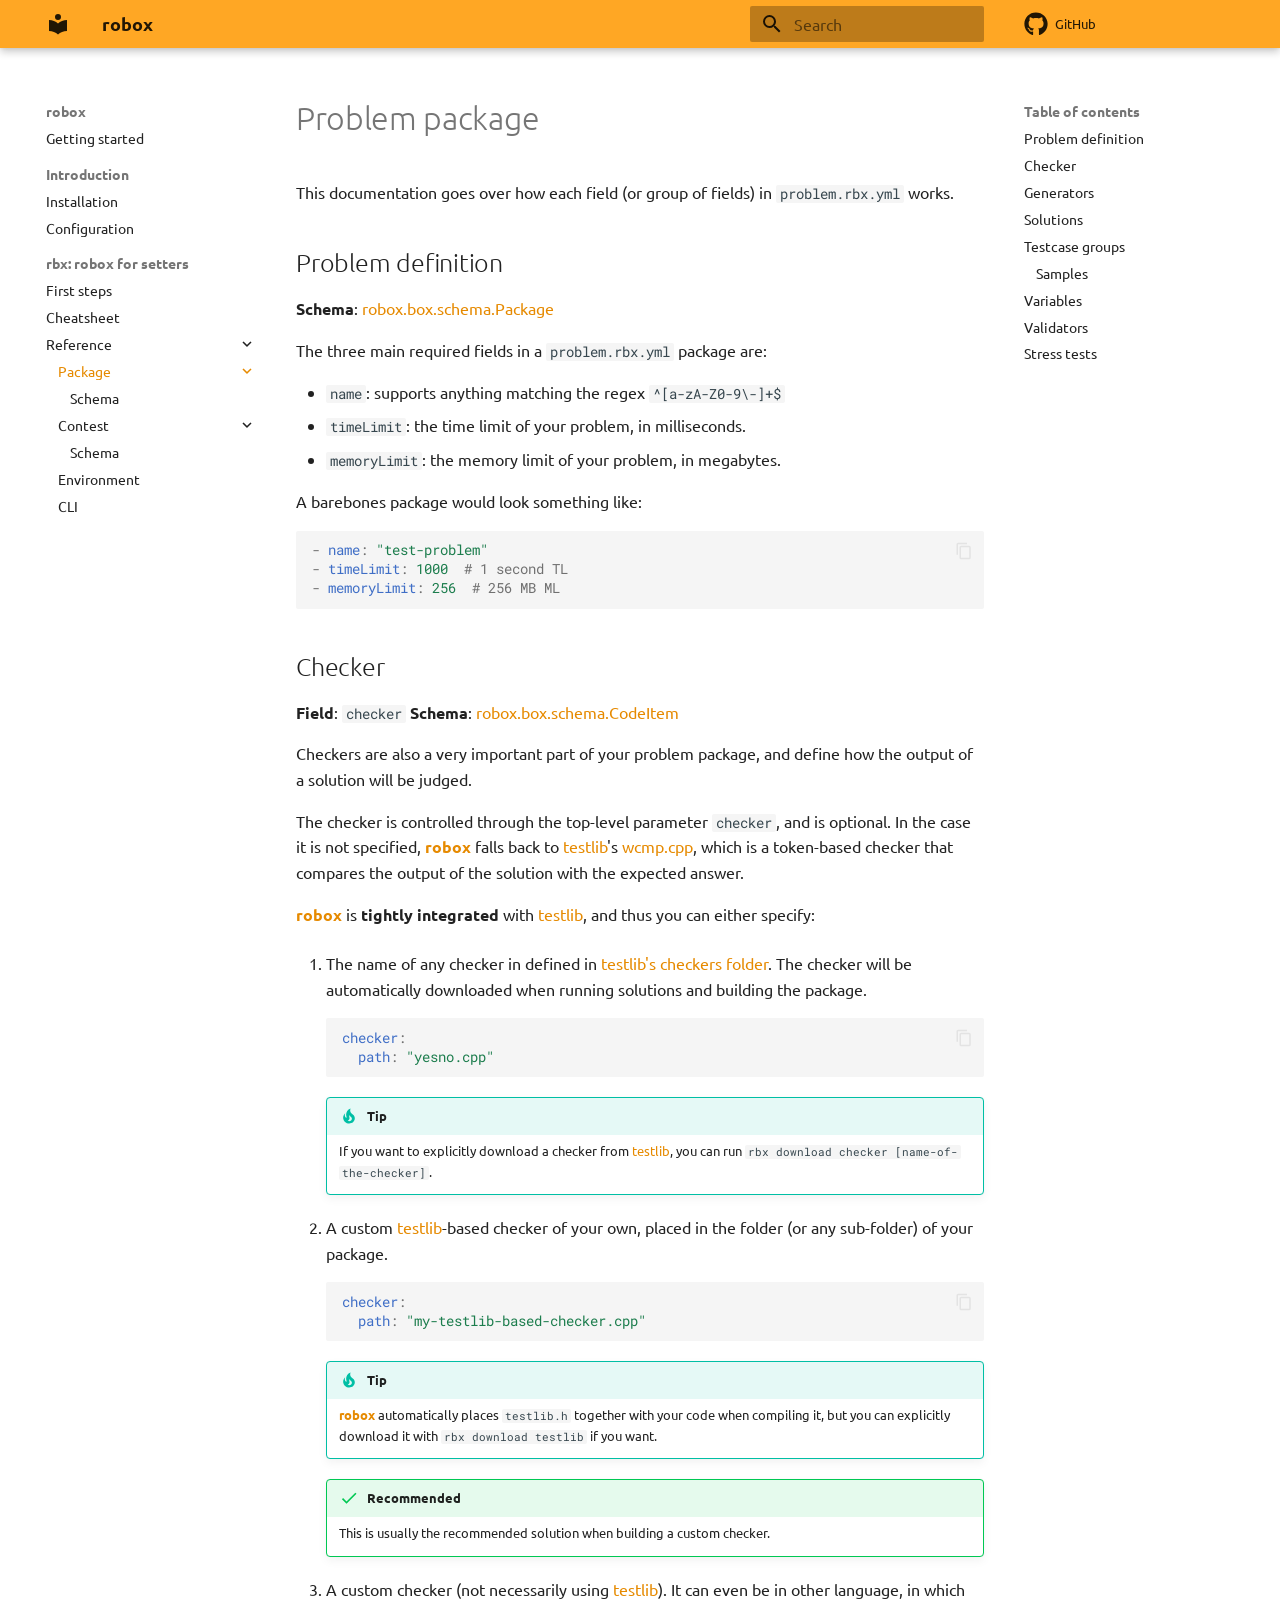
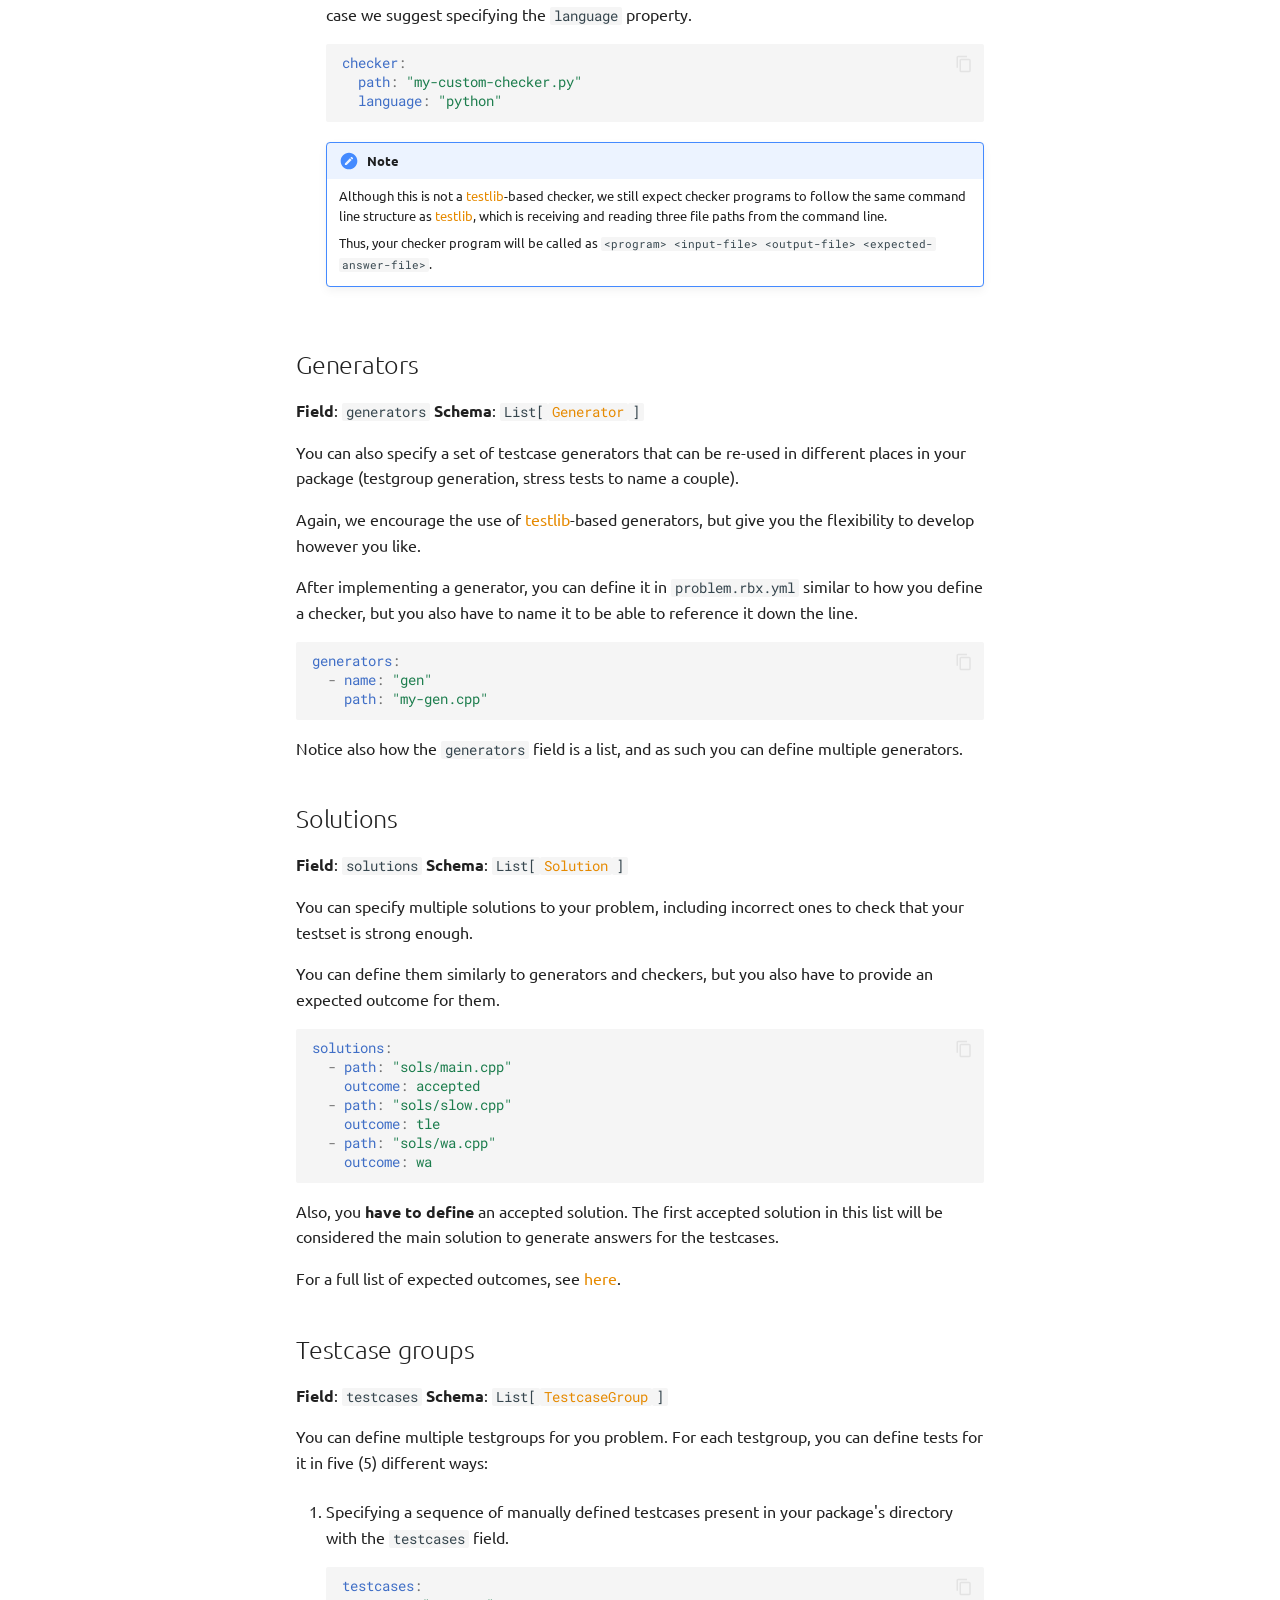
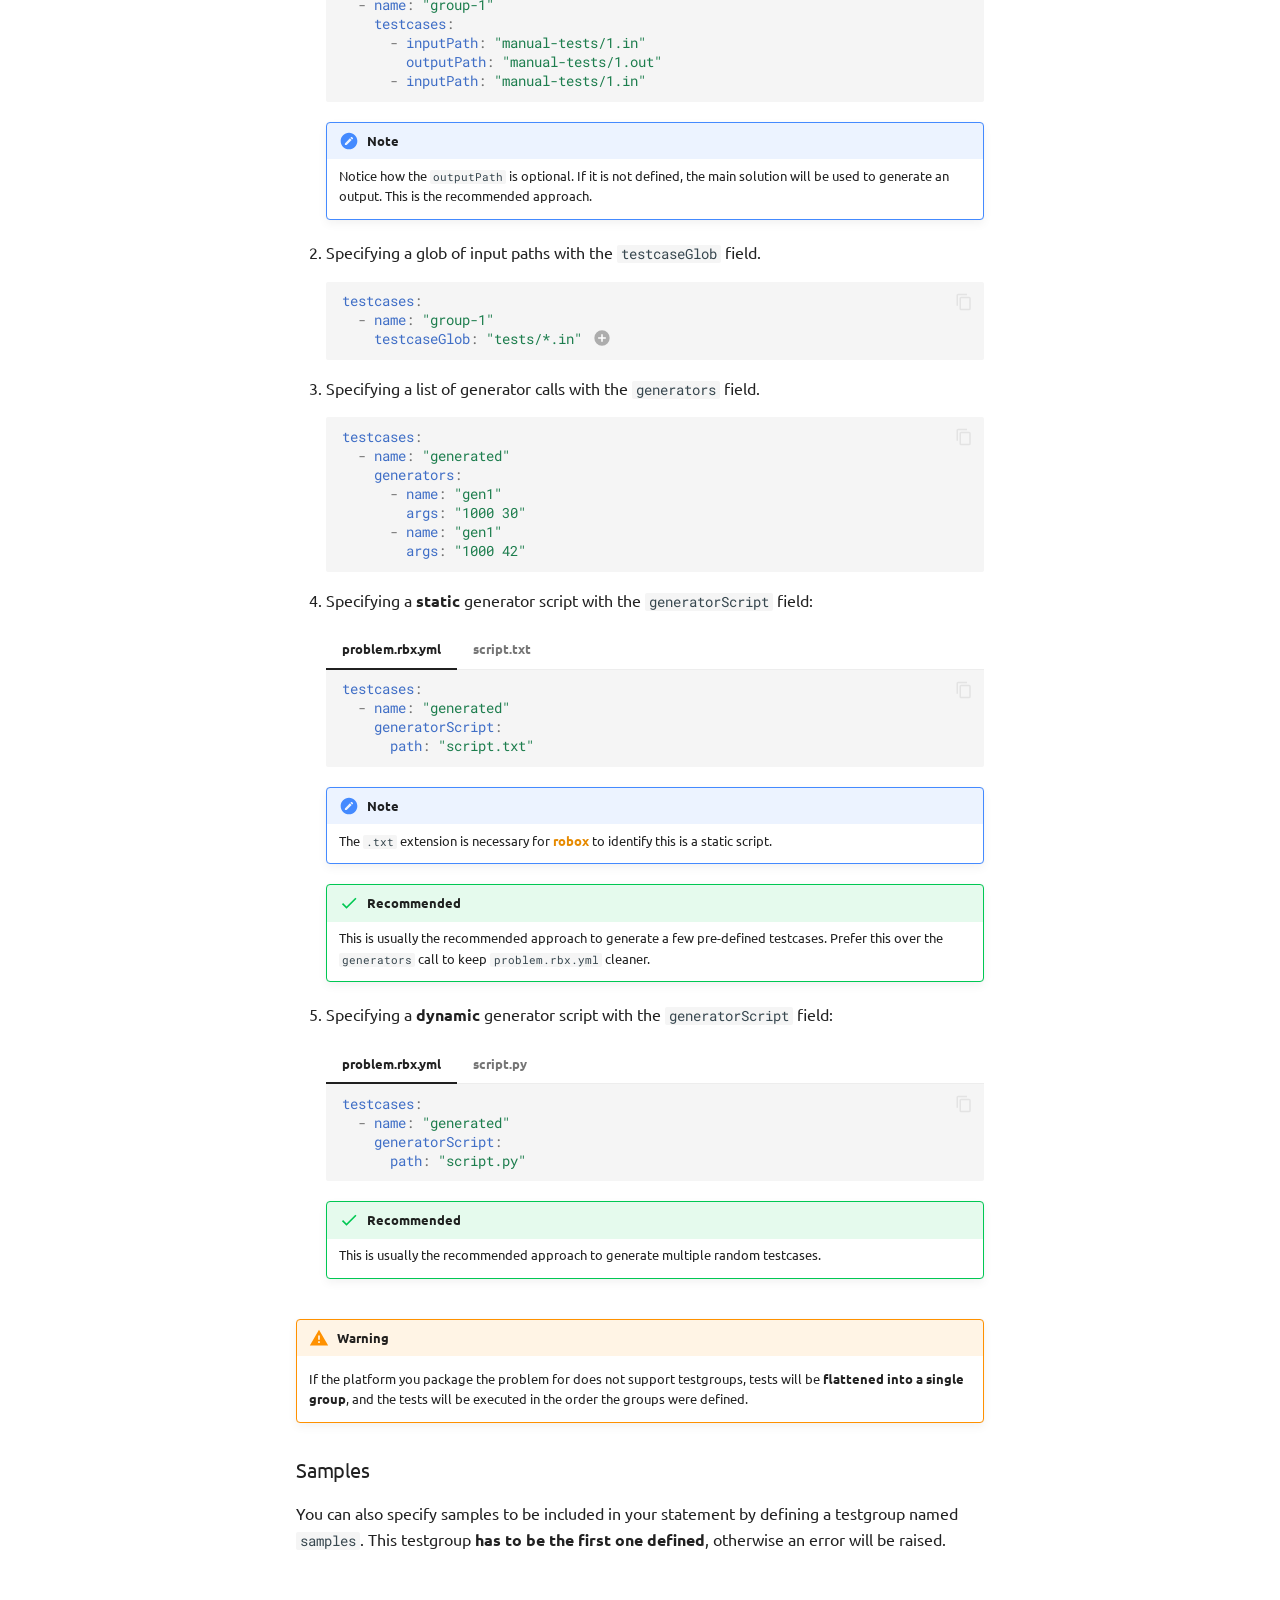
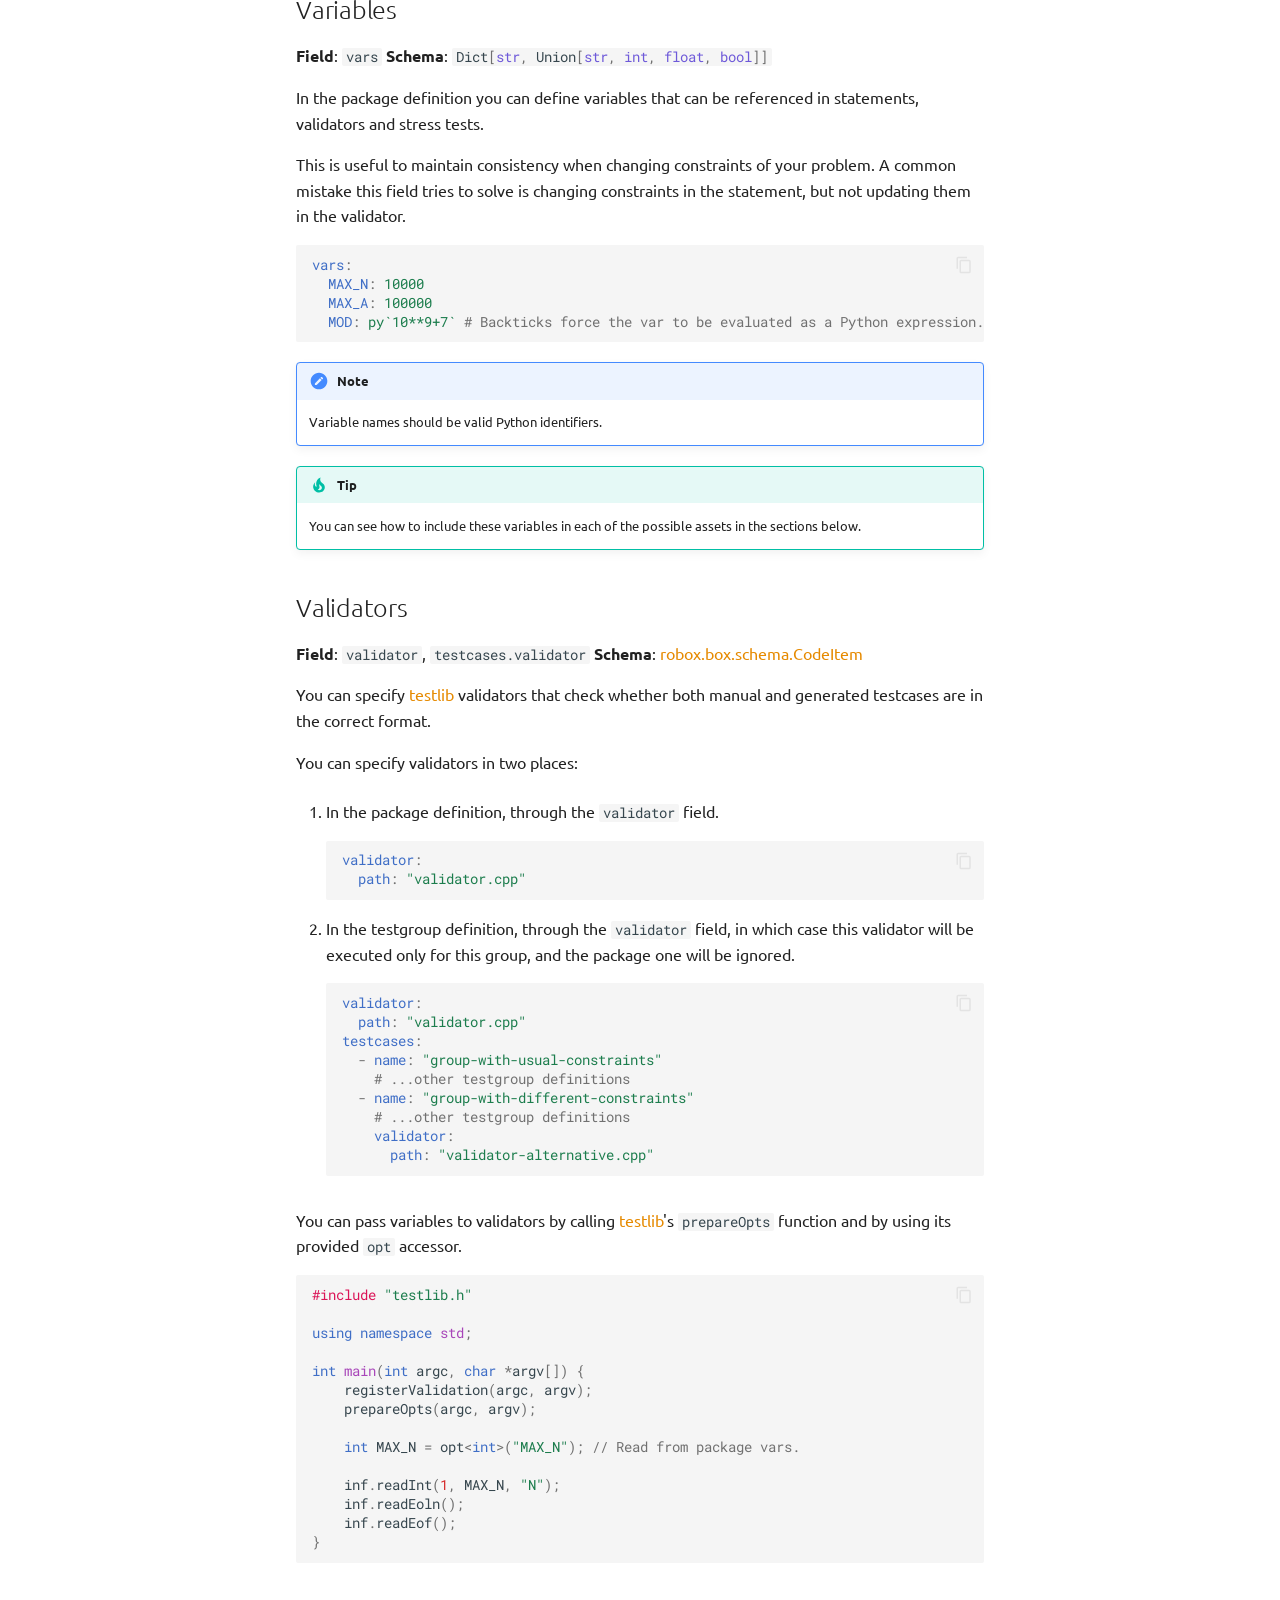
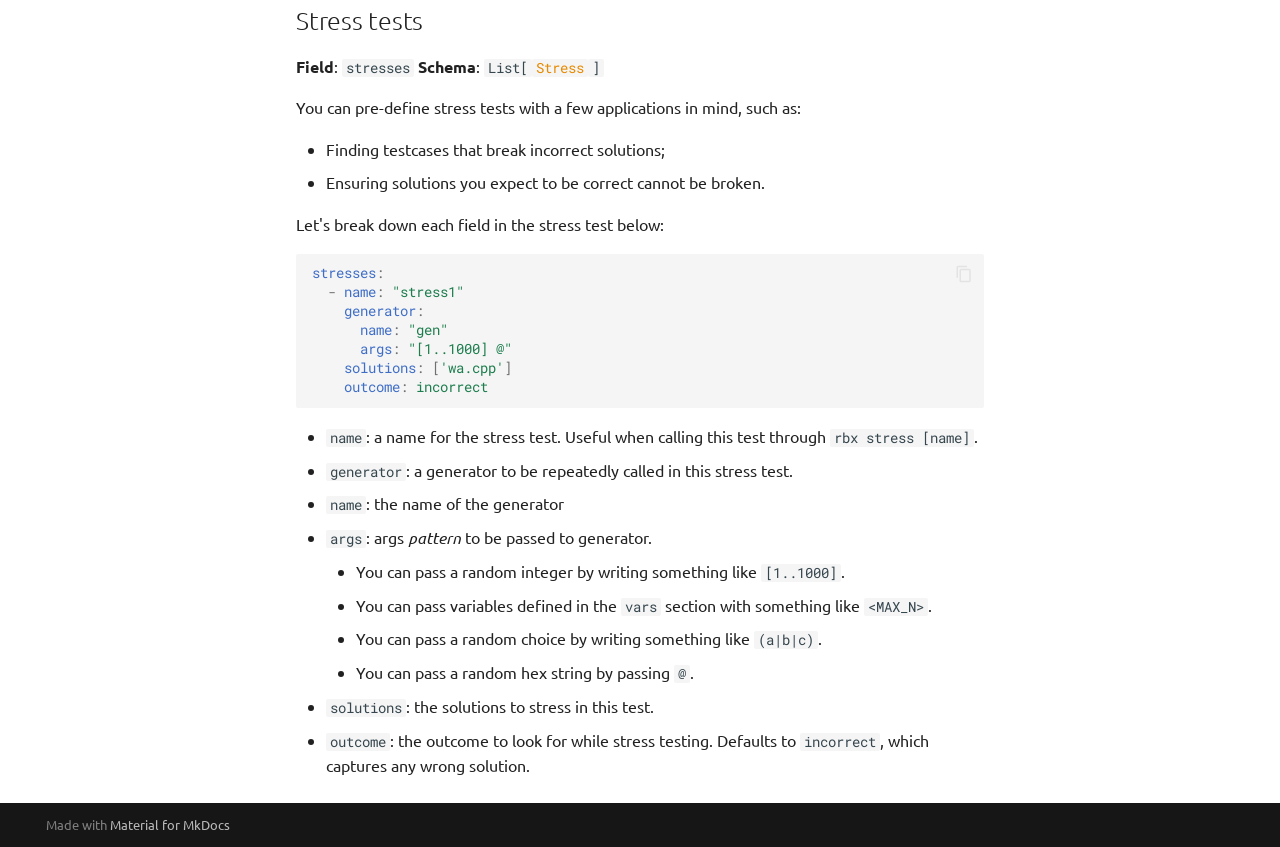
<file: setters/reference/package/index.html>
<!doctype html>
<html lang="en" class="no-js">
  <head>
    
      <meta charset="utf-8">
      <meta name="viewport" content="width=device-width,initial-scale=1">
      
      
      
      
        <link rel="prev" href="../../cheatsheet/">
      
      
        <link rel="next" href="schema/">
      
      
      <link rel="icon" href="../../../assets/images/favicon.png">
      <meta name="generator" content="mkdocs-1.6.0, mkdocs-material-9.5.28">
    
    
      
        <title>Problem package - robox</title>
      
    
    
      <link rel="stylesheet" href="../../../assets/stylesheets/main.6543a935.min.css">
      
        
        <link rel="stylesheet" href="../../../assets/stylesheets/palette.06af60db.min.css">
      
      


    
    
      
    
    
      
        
        
        <link rel="preconnect" href="https://fonts.gstatic.com" crossorigin>
        <link rel="stylesheet" href="https://fonts.googleapis.com/css?family=Ubuntu:300,300i,400,400i,700,700i%7CRoboto+Mono:400,400i,700,700i&display=fallback">
        <style>:root{--md-text-font:"Ubuntu";--md-code-font:"Roboto Mono"}</style>
      
    
    
      <link rel="stylesheet" href="../../../assets/_mkdocstrings.css">
    
      <link rel="stylesheet" href="../../../extra.css">
    
      <link rel="stylesheet" href="../../../termynal.css">
    
    <script>__md_scope=new URL("../../..",location),__md_hash=e=>[...e].reduce((e,_)=>(e<<5)-e+_.charCodeAt(0),0),__md_get=(e,_=localStorage,t=__md_scope)=>JSON.parse(_.getItem(t.pathname+"."+e)),__md_set=(e,_,t=localStorage,a=__md_scope)=>{try{t.setItem(a.pathname+"."+e,JSON.stringify(_))}catch(e){}}</script>
    
      

    
    
    
  </head>
  
  
    
    
    
    
    
    <body dir="ltr" data-md-color-scheme="default" data-md-color-primary="orange" data-md-color-accent="indigo">
  
    
    <input class="md-toggle" data-md-toggle="drawer" type="checkbox" id="__drawer" autocomplete="off">
    <input class="md-toggle" data-md-toggle="search" type="checkbox" id="__search" autocomplete="off">
    <label class="md-overlay" for="__drawer"></label>
    <div data-md-component="skip">
      
        
        <a href="#problem-package" class="md-skip">
          Skip to content
        </a>
      
    </div>
    <div data-md-component="announce">
      
    </div>
    
    
      

  

<header class="md-header md-header--shadow" data-md-component="header">
  <nav class="md-header__inner md-grid" aria-label="Header">
    <a href="../../.." title="robox" class="md-header__button md-logo" aria-label="robox" data-md-component="logo">
      
  
  <svg xmlns="http://www.w3.org/2000/svg" viewBox="0 0 24 24"><path d="M12 8a3 3 0 0 0 3-3 3 3 0 0 0-3-3 3 3 0 0 0-3 3 3 3 0 0 0 3 3m0 3.54C9.64 9.35 6.5 8 3 8v11c3.5 0 6.64 1.35 9 3.54 2.36-2.19 5.5-3.54 9-3.54V8c-3.5 0-6.64 1.35-9 3.54Z"/></svg>

    </a>
    <label class="md-header__button md-icon" for="__drawer">
      
      <svg xmlns="http://www.w3.org/2000/svg" viewBox="0 0 24 24"><path d="M3 6h18v2H3V6m0 5h18v2H3v-2m0 5h18v2H3v-2Z"/></svg>
    </label>
    <div class="md-header__title" data-md-component="header-title">
      <div class="md-header__ellipsis">
        <div class="md-header__topic">
          <span class="md-ellipsis">
            robox
          </span>
        </div>
        <div class="md-header__topic" data-md-component="header-topic">
          <span class="md-ellipsis">
            
              Problem package
            
          </span>
        </div>
      </div>
    </div>
    
      
    
    
    
    
      <label class="md-header__button md-icon" for="__search">
        
        <svg xmlns="http://www.w3.org/2000/svg" viewBox="0 0 24 24"><path d="M9.5 3A6.5 6.5 0 0 1 16 9.5c0 1.61-.59 3.09-1.56 4.23l.27.27h.79l5 5-1.5 1.5-5-5v-.79l-.27-.27A6.516 6.516 0 0 1 9.5 16 6.5 6.5 0 0 1 3 9.5 6.5 6.5 0 0 1 9.5 3m0 2C7 5 5 7 5 9.5S7 14 9.5 14 14 12 14 9.5 12 5 9.5 5Z"/></svg>
      </label>
      <div class="md-search" data-md-component="search" role="dialog">
  <label class="md-search__overlay" for="__search"></label>
  <div class="md-search__inner" role="search">
    <form class="md-search__form" name="search">
      <input type="text" class="md-search__input" name="query" aria-label="Search" placeholder="Search" autocapitalize="off" autocorrect="off" autocomplete="off" spellcheck="false" data-md-component="search-query" required>
      <label class="md-search__icon md-icon" for="__search">
        
        <svg xmlns="http://www.w3.org/2000/svg" viewBox="0 0 24 24"><path d="M9.5 3A6.5 6.5 0 0 1 16 9.5c0 1.61-.59 3.09-1.56 4.23l.27.27h.79l5 5-1.5 1.5-5-5v-.79l-.27-.27A6.516 6.516 0 0 1 9.5 16 6.5 6.5 0 0 1 3 9.5 6.5 6.5 0 0 1 9.5 3m0 2C7 5 5 7 5 9.5S7 14 9.5 14 14 12 14 9.5 12 5 9.5 5Z"/></svg>
        
        <svg xmlns="http://www.w3.org/2000/svg" viewBox="0 0 24 24"><path d="M20 11v2H8l5.5 5.5-1.42 1.42L4.16 12l7.92-7.92L13.5 5.5 8 11h12Z"/></svg>
      </label>
      <nav class="md-search__options" aria-label="Search">
        
        <button type="reset" class="md-search__icon md-icon" title="Clear" aria-label="Clear" tabindex="-1">
          
          <svg xmlns="http://www.w3.org/2000/svg" viewBox="0 0 24 24"><path d="M19 6.41 17.59 5 12 10.59 6.41 5 5 6.41 10.59 12 5 17.59 6.41 19 12 13.41 17.59 19 19 17.59 13.41 12 19 6.41Z"/></svg>
        </button>
      </nav>
      
        <div class="md-search__suggest" data-md-component="search-suggest"></div>
      
    </form>
    <div class="md-search__output">
      <div class="md-search__scrollwrap" tabindex="0" data-md-scrollfix>
        <div class="md-search-result" data-md-component="search-result">
          <div class="md-search-result__meta">
            Initializing search
          </div>
          <ol class="md-search-result__list" role="presentation"></ol>
        </div>
      </div>
    </div>
  </div>
</div>
    
    
      <div class="md-header__source">
        <a href="https://github.com/rsalesc/robox.io" title="Go to repository" class="md-source" data-md-component="source">
  <div class="md-source__icon md-icon">
    
    <svg xmlns="http://www.w3.org/2000/svg" viewBox="0 0 496 512"><!--! Font Awesome Free 6.5.2 by @fontawesome - https://fontawesome.com License - https://fontawesome.com/license/free (Icons: CC BY 4.0, Fonts: SIL OFL 1.1, Code: MIT License) Copyright 2024 Fonticons, Inc.--><path d="M165.9 397.4c0 2-2.3 3.6-5.2 3.6-3.3.3-5.6-1.3-5.6-3.6 0-2 2.3-3.6 5.2-3.6 3-.3 5.6 1.3 5.6 3.6zm-31.1-4.5c-.7 2 1.3 4.3 4.3 4.9 2.6 1 5.6 0 6.2-2s-1.3-4.3-4.3-5.2c-2.6-.7-5.5.3-6.2 2.3zm44.2-1.7c-2.9.7-4.9 2.6-4.6 4.9.3 2 2.9 3.3 5.9 2.6 2.9-.7 4.9-2.6 4.6-4.6-.3-1.9-3-3.2-5.9-2.9zM244.8 8C106.1 8 0 113.3 0 252c0 110.9 69.8 205.8 169.5 239.2 12.8 2.3 17.3-5.6 17.3-12.1 0-6.2-.3-40.4-.3-61.4 0 0-70 15-84.7-29.8 0 0-11.4-29.1-27.8-36.6 0 0-22.9-15.7 1.6-15.4 0 0 24.9 2 38.6 25.8 21.9 38.6 58.6 27.5 72.9 20.9 2.3-16 8.8-27.1 16-33.7-55.9-6.2-112.3-14.3-112.3-110.5 0-27.5 7.6-41.3 23.6-58.9-2.6-6.5-11.1-33.3 2.6-67.9 20.9-6.5 69 27 69 27 20-5.6 41.5-8.5 62.8-8.5s42.8 2.9 62.8 8.5c0 0 48.1-33.6 69-27 13.7 34.7 5.2 61.4 2.6 67.9 16 17.7 25.8 31.5 25.8 58.9 0 96.5-58.9 104.2-114.8 110.5 9.2 7.9 17 22.9 17 46.4 0 33.7-.3 75.4-.3 83.6 0 6.5 4.6 14.4 17.3 12.1C428.2 457.8 496 362.9 496 252 496 113.3 383.5 8 244.8 8zM97.2 352.9c-1.3 1-1 3.3.7 5.2 1.6 1.6 3.9 2.3 5.2 1 1.3-1 1-3.3-.7-5.2-1.6-1.6-3.9-2.3-5.2-1zm-10.8-8.1c-.7 1.3.3 2.9 2.3 3.9 1.6 1 3.6.7 4.3-.7.7-1.3-.3-2.9-2.3-3.9-2-.6-3.6-.3-4.3.7zm32.4 35.6c-1.6 1.3-1 4.3 1.3 6.2 2.3 2.3 5.2 2.6 6.5 1 1.3-1.3.7-4.3-1.3-6.2-2.2-2.3-5.2-2.6-6.5-1zm-11.4-14.7c-1.6 1-1.6 3.6 0 5.9 1.6 2.3 4.3 3.3 5.6 2.3 1.6-1.3 1.6-3.9 0-6.2-1.4-2.3-4-3.3-5.6-2z"/></svg>
  </div>
  <div class="md-source__repository">
    GitHub
  </div>
</a>
      </div>
    
  </nav>
  
</header>
    
    <div class="md-container" data-md-component="container">
      
      
        
          
        
      
      <main class="md-main" data-md-component="main">
        <div class="md-main__inner md-grid">
          
            
              
              <div class="md-sidebar md-sidebar--primary" data-md-component="sidebar" data-md-type="navigation" >
                <div class="md-sidebar__scrollwrap">
                  <div class="md-sidebar__inner">
                    



<nav class="md-nav md-nav--primary" aria-label="Navigation" data-md-level="0">
  <label class="md-nav__title" for="__drawer">
    <a href="../../.." title="robox" class="md-nav__button md-logo" aria-label="robox" data-md-component="logo">
      
  
  <svg xmlns="http://www.w3.org/2000/svg" viewBox="0 0 24 24"><path d="M12 8a3 3 0 0 0 3-3 3 3 0 0 0-3-3 3 3 0 0 0-3 3 3 3 0 0 0 3 3m0 3.54C9.64 9.35 6.5 8 3 8v11c3.5 0 6.64 1.35 9 3.54 2.36-2.19 5.5-3.54 9-3.54V8c-3.5 0-6.64 1.35-9 3.54Z"/></svg>

    </a>
    robox
  </label>
  
    <div class="md-nav__source">
      <a href="https://github.com/rsalesc/robox.io" title="Go to repository" class="md-source" data-md-component="source">
  <div class="md-source__icon md-icon">
    
    <svg xmlns="http://www.w3.org/2000/svg" viewBox="0 0 496 512"><!--! Font Awesome Free 6.5.2 by @fontawesome - https://fontawesome.com License - https://fontawesome.com/license/free (Icons: CC BY 4.0, Fonts: SIL OFL 1.1, Code: MIT License) Copyright 2024 Fonticons, Inc.--><path d="M165.9 397.4c0 2-2.3 3.6-5.2 3.6-3.3.3-5.6-1.3-5.6-3.6 0-2 2.3-3.6 5.2-3.6 3-.3 5.6 1.3 5.6 3.6zm-31.1-4.5c-.7 2 1.3 4.3 4.3 4.9 2.6 1 5.6 0 6.2-2s-1.3-4.3-4.3-5.2c-2.6-.7-5.5.3-6.2 2.3zm44.2-1.7c-2.9.7-4.9 2.6-4.6 4.9.3 2 2.9 3.3 5.9 2.6 2.9-.7 4.9-2.6 4.6-4.6-.3-1.9-3-3.2-5.9-2.9zM244.8 8C106.1 8 0 113.3 0 252c0 110.9 69.8 205.8 169.5 239.2 12.8 2.3 17.3-5.6 17.3-12.1 0-6.2-.3-40.4-.3-61.4 0 0-70 15-84.7-29.8 0 0-11.4-29.1-27.8-36.6 0 0-22.9-15.7 1.6-15.4 0 0 24.9 2 38.6 25.8 21.9 38.6 58.6 27.5 72.9 20.9 2.3-16 8.8-27.1 16-33.7-55.9-6.2-112.3-14.3-112.3-110.5 0-27.5 7.6-41.3 23.6-58.9-2.6-6.5-11.1-33.3 2.6-67.9 20.9-6.5 69 27 69 27 20-5.6 41.5-8.5 62.8-8.5s42.8 2.9 62.8 8.5c0 0 48.1-33.6 69-27 13.7 34.7 5.2 61.4 2.6 67.9 16 17.7 25.8 31.5 25.8 58.9 0 96.5-58.9 104.2-114.8 110.5 9.2 7.9 17 22.9 17 46.4 0 33.7-.3 75.4-.3 83.6 0 6.5 4.6 14.4 17.3 12.1C428.2 457.8 496 362.9 496 252 496 113.3 383.5 8 244.8 8zM97.2 352.9c-1.3 1-1 3.3.7 5.2 1.6 1.6 3.9 2.3 5.2 1 1.3-1 1-3.3-.7-5.2-1.6-1.6-3.9-2.3-5.2-1zm-10.8-8.1c-.7 1.3.3 2.9 2.3 3.9 1.6 1 3.6.7 4.3-.7.7-1.3-.3-2.9-2.3-3.9-2-.6-3.6-.3-4.3.7zm32.4 35.6c-1.6 1.3-1 4.3 1.3 6.2 2.3 2.3 5.2 2.6 6.5 1 1.3-1.3.7-4.3-1.3-6.2-2.2-2.3-5.2-2.6-6.5-1zm-11.4-14.7c-1.6 1-1.6 3.6 0 5.9 1.6 2.3 4.3 3.3 5.6 2.3 1.6-1.3 1.6-3.9 0-6.2-1.4-2.3-4-3.3-5.6-2z"/></svg>
  </div>
  <div class="md-source__repository">
    GitHub
  </div>
</a>
    </div>
  
  <ul class="md-nav__list" data-md-scrollfix>
    
      
      
  
  
  
  
    <li class="md-nav__item">
      <a href="../../.." class="md-nav__link">
        
  
  <span class="md-ellipsis">
    Getting started
  </span>
  

      </a>
    </li>
  

    
      
      
  
  
  
  
    
    
      
        
      
        
      
    
    
      
        
        
      
    
    
    <li class="md-nav__item md-nav__item--section md-nav__item--nested">
      
        
        
          
        
        <input class="md-nav__toggle md-toggle md-toggle--indeterminate" type="checkbox" id="__nav_2" >
        
          
          <label class="md-nav__link" for="__nav_2" id="__nav_2_label" tabindex="">
            
  
  <span class="md-ellipsis">
    Introduction
  </span>
  

            <span class="md-nav__icon md-icon"></span>
          </label>
        
        <nav class="md-nav" data-md-level="1" aria-labelledby="__nav_2_label" aria-expanded="false">
          <label class="md-nav__title" for="__nav_2">
            <span class="md-nav__icon md-icon"></span>
            Introduction
          </label>
          <ul class="md-nav__list" data-md-scrollfix>
            
              
                
  
  
  
  
    <li class="md-nav__item">
      <a href="../../../intro/installation/" class="md-nav__link">
        
  
  <span class="md-ellipsis">
    Installation
  </span>
  

      </a>
    </li>
  

              
            
              
                
  
  
  
  
    <li class="md-nav__item">
      <a href="../../../intro/configuration/" class="md-nav__link">
        
  
  <span class="md-ellipsis">
    Configuration
  </span>
  

      </a>
    </li>
  

              
            
          </ul>
        </nav>
      
    </li>
  

    
      
      
  
  
    
  
  
  
    
    
      
        
      
        
      
        
      
    
    
      
        
        
      
    
    
    <li class="md-nav__item md-nav__item--active md-nav__item--section md-nav__item--nested">
      
        
        
        <input class="md-nav__toggle md-toggle " type="checkbox" id="__nav_3" checked>
        
          
          <label class="md-nav__link" for="__nav_3" id="__nav_3_label" tabindex="">
            
  
  <span class="md-ellipsis">
    rbx: robox for setters
  </span>
  

            <span class="md-nav__icon md-icon"></span>
          </label>
        
        <nav class="md-nav" data-md-level="1" aria-labelledby="__nav_3_label" aria-expanded="true">
          <label class="md-nav__title" for="__nav_3">
            <span class="md-nav__icon md-icon"></span>
            rbx: robox for setters
          </label>
          <ul class="md-nav__list" data-md-scrollfix>
            
              
                
  
  
  
  
    <li class="md-nav__item">
      <a href="../../first-steps/" class="md-nav__link">
        
  
  <span class="md-ellipsis">
    First steps
  </span>
  

      </a>
    </li>
  

              
            
              
                
  
  
  
  
    <li class="md-nav__item">
      <a href="../../cheatsheet/" class="md-nav__link">
        
  
  <span class="md-ellipsis">
    Cheatsheet
  </span>
  

      </a>
    </li>
  

              
            
              
                
  
  
    
  
  
  
    
    
      
        
      
        
      
        
      
        
      
    
    
      
    
    
    <li class="md-nav__item md-nav__item--active md-nav__item--nested">
      
        
        
        <input class="md-nav__toggle md-toggle " type="checkbox" id="__nav_3_3" checked>
        
          
          <label class="md-nav__link" for="__nav_3_3" id="__nav_3_3_label" tabindex="0">
            
  
  <span class="md-ellipsis">
    Reference
  </span>
  

            <span class="md-nav__icon md-icon"></span>
          </label>
        
        <nav class="md-nav" data-md-level="2" aria-labelledby="__nav_3_3_label" aria-expanded="true">
          <label class="md-nav__title" for="__nav_3_3">
            <span class="md-nav__icon md-icon"></span>
            Reference
          </label>
          <ul class="md-nav__list" data-md-scrollfix>
            
              
                
  
  
    
  
  
  
    
    
      
        
          
        
      
        
      
    
    
      
    
    
    <li class="md-nav__item md-nav__item--active md-nav__item--nested">
      
        
        
        <input class="md-nav__toggle md-toggle " type="checkbox" id="__nav_3_3_1" checked>
        
          
          
          <div class="md-nav__link md-nav__container">
            <a href="./" class="md-nav__link md-nav__link--active">
              
  
  <span class="md-ellipsis">
    Package
  </span>
  

            </a>
            
              
              <label class="md-nav__link md-nav__link--active" for="__nav_3_3_1" id="__nav_3_3_1_label" tabindex="0">
                <span class="md-nav__icon md-icon"></span>
              </label>
            
          </div>
        
        <nav class="md-nav" data-md-level="3" aria-labelledby="__nav_3_3_1_label" aria-expanded="true">
          <label class="md-nav__title" for="__nav_3_3_1">
            <span class="md-nav__icon md-icon"></span>
            Package
          </label>
          <ul class="md-nav__list" data-md-scrollfix>
            
              
            
              
                
  
  
  
  
    <li class="md-nav__item">
      <a href="schema/" class="md-nav__link">
        
  
  <span class="md-ellipsis">
    Schema
  </span>
  

      </a>
    </li>
  

              
            
          </ul>
        </nav>
      
    </li>
  

              
            
              
                
  
  
  
  
    
    
      
        
          
        
      
        
      
    
    
      
    
    
    <li class="md-nav__item md-nav__item--nested">
      
        
        
          
        
        <input class="md-nav__toggle md-toggle md-toggle--indeterminate" type="checkbox" id="__nav_3_3_2" >
        
          
          
          <div class="md-nav__link md-nav__container">
            <a href="../contest/" class="md-nav__link ">
              
  
  <span class="md-ellipsis">
    Contest
  </span>
  

            </a>
            
              
              <label class="md-nav__link " for="__nav_3_3_2" id="__nav_3_3_2_label" tabindex="0">
                <span class="md-nav__icon md-icon"></span>
              </label>
            
          </div>
        
        <nav class="md-nav" data-md-level="3" aria-labelledby="__nav_3_3_2_label" aria-expanded="false">
          <label class="md-nav__title" for="__nav_3_3_2">
            <span class="md-nav__icon md-icon"></span>
            Contest
          </label>
          <ul class="md-nav__list" data-md-scrollfix>
            
              
            
              
                
  
  
  
  
    <li class="md-nav__item">
      <a href="../contest/schema/" class="md-nav__link">
        
  
  <span class="md-ellipsis">
    Schema
  </span>
  

      </a>
    </li>
  

              
            
          </ul>
        </nav>
      
    </li>
  

              
            
              
                
  
  
  
  
    <li class="md-nav__item">
      <a href="../environment/" class="md-nav__link">
        
  
  <span class="md-ellipsis">
    Environment
  </span>
  

      </a>
    </li>
  

              
            
              
                
  
  
  
  
    <li class="md-nav__item">
      <a href="../cli/" class="md-nav__link">
        
  
  <span class="md-ellipsis">
    CLI
  </span>
  

      </a>
    </li>
  

              
            
          </ul>
        </nav>
      
    </li>
  

              
            
          </ul>
        </nav>
      
    </li>
  

    
  </ul>
</nav>
                  </div>
                </div>
              </div>
            
            
              
              <div class="md-sidebar md-sidebar--secondary" data-md-component="sidebar" data-md-type="toc" >
                <div class="md-sidebar__scrollwrap">
                  <div class="md-sidebar__inner">
                    

<nav class="md-nav md-nav--secondary" aria-label="Table of contents">
  
  
  
    
  
  
    <label class="md-nav__title" for="__toc">
      <span class="md-nav__icon md-icon"></span>
      Table of contents
    </label>
    <ul class="md-nav__list" data-md-component="toc" data-md-scrollfix>
      
        <li class="md-nav__item">
  <a href="#problem-definition" class="md-nav__link">
    <span class="md-ellipsis">
      Problem definition
    </span>
  </a>
  
</li>
      
        <li class="md-nav__item">
  <a href="#checker" class="md-nav__link">
    <span class="md-ellipsis">
      Checker
    </span>
  </a>
  
</li>
      
        <li class="md-nav__item">
  <a href="#generators" class="md-nav__link">
    <span class="md-ellipsis">
      Generators
    </span>
  </a>
  
</li>
      
        <li class="md-nav__item">
  <a href="#solutions" class="md-nav__link">
    <span class="md-ellipsis">
      Solutions
    </span>
  </a>
  
</li>
      
        <li class="md-nav__item">
  <a href="#testcase-groups" class="md-nav__link">
    <span class="md-ellipsis">
      Testcase groups
    </span>
  </a>
  
    <nav class="md-nav" aria-label="Testcase groups">
      <ul class="md-nav__list">
        
          <li class="md-nav__item">
  <a href="#samples" class="md-nav__link">
    <span class="md-ellipsis">
      Samples
    </span>
  </a>
  
</li>
        
      </ul>
    </nav>
  
</li>
      
        <li class="md-nav__item">
  <a href="#variables" class="md-nav__link">
    <span class="md-ellipsis">
      Variables
    </span>
  </a>
  
</li>
      
        <li class="md-nav__item">
  <a href="#validators" class="md-nav__link">
    <span class="md-ellipsis">
      Validators
    </span>
  </a>
  
</li>
      
        <li class="md-nav__item">
  <a href="#stress-tests" class="md-nav__link">
    <span class="md-ellipsis">
      Stress tests
    </span>
  </a>
  
</li>
      
    </ul>
  
</nav>
                  </div>
                </div>
              </div>
            
          
          
            <div class="md-content" data-md-component="content">
              <article class="md-content__inner md-typeset">
                
                  

  
  


<h1 id="problem-package">Problem package</h1>
<p>This documentation goes over how each field (or group of fields) in <code>problem.rbx.yml</code> works.</p>
<h2 id="problem-definition">Problem definition</h2>
<p><strong>Schema</strong>: <a class="autorefs autorefs-internal" href="schema/#robox.box.schema.Package">robox.box.schema.Package</a></p>
<p>The three main required fields in a <code>problem.rbx.yml</code> package are:</p>
<ul>
<li><code>name</code>: supports anything matching the regex <code>^[a-zA-Z0-9\-]+$</code></li>
<li><code>timeLimit</code>: the time limit of your problem, in milliseconds.</li>
<li><code>memoryLimit</code>: the memory limit of your problem, in megabytes.</li>
</ul>
<p>A barebones package would look something like:</p>
<div class="language-yaml highlight"><pre><span></span><code><span id="__span-0-1"><a id="__codelineno-0-1" name="__codelineno-0-1" href="#__codelineno-0-1"></a><span class="p p-Indicator">-</span><span class="w"> </span><span class="nt">name</span><span class="p">:</span><span class="w"> </span><span class="s">&quot;test-problem&quot;</span>
</span><span id="__span-0-2"><a id="__codelineno-0-2" name="__codelineno-0-2" href="#__codelineno-0-2"></a><span class="p p-Indicator">-</span><span class="w"> </span><span class="nt">timeLimit</span><span class="p">:</span><span class="w"> </span><span class="l l-Scalar l-Scalar-Plain">1000</span><span class="w">  </span><span class="c1"># 1 second TL</span>
</span><span id="__span-0-3"><a id="__codelineno-0-3" name="__codelineno-0-3" href="#__codelineno-0-3"></a><span class="p p-Indicator">-</span><span class="w"> </span><span class="nt">memoryLimit</span><span class="p">:</span><span class="w"> </span><span class="l l-Scalar l-Scalar-Plain">256</span><span class="w">  </span><span class="c1"># 256 MB ML</span>
</span></code></pre></div>
<h2 id="checker">Checker</h2>
<p><strong>Field</strong>: <code>checker</code>
<strong>Schema</strong>: <a class="autorefs autorefs-internal" href="schema/#robox.box.schema.CodeItem">robox.box.schema.CodeItem</a></p>
<p>Checkers are also a very important part of your problem package, and define how the output of a solution will be judged.</p>
<p>The checker is controlled through the top-level parameter <code>checker</code>, and is optional. In the case it is not specified, <a class="robox" href="">robox</a> falls back to <a href="https://github.com/MikeMirzayanov/testlib">testlib</a>'s <a href="https://github.com/MikeMirzayanov/testlib/blob/master/checkers/wcmp.cpp">wcmp.cpp</a>, which is a token-based checker that compares the output of the solution with the expected answer.</p>
<p><a class="robox" href="">robox</a> is <strong>tightly integrated</strong> with <a href="https://github.com/MikeMirzayanov/testlib">testlib</a>, and thus you can either specify:</p>
<ol>
<li>
<p>The name of any checker in defined in <a href="https://github.com/MikeMirzayanov/testlib/tree/master/checkers">testlib's checkers folder</a>. The checker will be automatically downloaded when running solutions and building the package.</p>
<div class="language-yaml highlight"><pre><span></span><code><span id="__span-1-1"><a id="__codelineno-1-1" name="__codelineno-1-1" href="#__codelineno-1-1"></a><span class="nt">checker</span><span class="p">:</span>
</span><span id="__span-1-2"><a id="__codelineno-1-2" name="__codelineno-1-2" href="#__codelineno-1-2"></a><span class="w">  </span><span class="nt">path</span><span class="p">:</span><span class="w"> </span><span class="s">&quot;yesno.cpp&quot;</span>
</span></code></pre></div>
<div class="admonition tip">
<p class="admonition-title">Tip</p>
<p>If you want to explicitly download a checker from <a href="https://github.com/MikeMirzayanov/testlib">testlib</a>, you can run <code>rbx download checker [name-of-the-checker]</code>.</p>
</div>
</li>
<li>
<p>A custom <a href="https://github.com/MikeMirzayanov/testlib">testlib</a>-based checker of your own, placed in the folder (or any sub-folder) of your package.</p>
<div class="language-yaml highlight"><pre><span></span><code><span id="__span-2-1"><a id="__codelineno-2-1" name="__codelineno-2-1" href="#__codelineno-2-1"></a><span class="nt">checker</span><span class="p">:</span>
</span><span id="__span-2-2"><a id="__codelineno-2-2" name="__codelineno-2-2" href="#__codelineno-2-2"></a><span class="w">  </span><span class="nt">path</span><span class="p">:</span><span class="w"> </span><span class="s">&quot;my-testlib-based-checker.cpp&quot;</span>
</span></code></pre></div>
<div class="admonition tip">
<p class="admonition-title">Tip</p>
<p><a class="robox" href="">robox</a> automatically places <code>testlib.h</code> together with your code when compiling it, but you can explicitly download it with <code>rbx download testlib</code> if you want.</p>
</div>
<div class="admonition success">
<p class="admonition-title">Recommended</p>
<p>This is usually the recommended solution when building a custom checker.</p>
</div>
</li>
<li>
<p>A custom checker (not necessarily using <a href="https://github.com/MikeMirzayanov/testlib">testlib</a>). It can even be in other language, in which case we suggest specifying the <code>language</code> property.</p>
<div class="language-yaml highlight"><pre><span></span><code><span id="__span-3-1"><a id="__codelineno-3-1" name="__codelineno-3-1" href="#__codelineno-3-1"></a><span class="nt">checker</span><span class="p">:</span>
</span><span id="__span-3-2"><a id="__codelineno-3-2" name="__codelineno-3-2" href="#__codelineno-3-2"></a><span class="w">  </span><span class="nt">path</span><span class="p">:</span><span class="w"> </span><span class="s">&quot;my-custom-checker.py&quot;</span>
</span><span id="__span-3-3"><a id="__codelineno-3-3" name="__codelineno-3-3" href="#__codelineno-3-3"></a><span class="w">  </span><span class="nt">language</span><span class="p">:</span><span class="w"> </span><span class="s">&quot;python&quot;</span>
</span></code></pre></div>
<div class="admonition note">
<p class="admonition-title">Note</p>
<p>Although this is not a <a href="https://github.com/MikeMirzayanov/testlib">testlib</a>-based checker, we still expect checker programs to follow the same command line structure as <a href="https://github.com/MikeMirzayanov/testlib">testlib</a>, which is
receiving and reading three file paths from the command line.</p>
<p>Thus, your checker program will be called as <code>&lt;program&gt; &lt;input-file&gt; &lt;output-file&gt; &lt;expected-answer-file&gt;</code>.</p>
</div>
</li>
</ol>
<h2 id="generators">Generators</h2>
<p><strong>Field</strong>: <code>generators</code>
<strong>Schema</strong>: <code>List[</code><a class="autorefs autorefs-internal" href="schema/#robox.box.schema.Generator"><code>Generator</code></a><code>]</code></p>
<p>You can also specify a set of testcase generators that can be re-used in different places in your package (testgroup generation, stress tests to name a couple).</p>
<p>Again, we encourage the use of <a href="https://github.com/MikeMirzayanov/testlib">testlib</a>-based generators, but give you the flexibility to develop however you like.</p>
<p>After implementing a generator, you can define it in <code>problem.rbx.yml</code> similar to how you define a checker, but you also have to name it to be able to reference it down the line.</p>
<div class="language-yaml highlight"><pre><span></span><code><span id="__span-4-1"><a id="__codelineno-4-1" name="__codelineno-4-1" href="#__codelineno-4-1"></a><span class="nt">generators</span><span class="p">:</span>
</span><span id="__span-4-2"><a id="__codelineno-4-2" name="__codelineno-4-2" href="#__codelineno-4-2"></a><span class="w">  </span><span class="p p-Indicator">-</span><span class="w"> </span><span class="nt">name</span><span class="p">:</span><span class="w"> </span><span class="s">&quot;gen&quot;</span>
</span><span id="__span-4-3"><a id="__codelineno-4-3" name="__codelineno-4-3" href="#__codelineno-4-3"></a><span class="w">    </span><span class="nt">path</span><span class="p">:</span><span class="w"> </span><span class="s">&quot;my-gen.cpp&quot;</span>
</span></code></pre></div>
<p>Notice also how the <code>generators</code> field is a list, and as such you can define multiple generators.</p>
<h2 id="solutions">Solutions</h2>
<p><strong>Field</strong>: <code>solutions</code>
<strong>Schema</strong>: <code>List[</code><a class="autorefs autorefs-internal" href="schema/#robox.box.schema.Solution"><code>Solution</code></a><code>]</code></p>
<p>You can specify multiple solutions to your problem, including incorrect ones to check that your testset is strong enough.</p>
<p>You can define them similarly to generators and checkers, but you also have to provide an expected outcome for them.</p>
<div class="language-yaml highlight"><pre><span></span><code><span id="__span-5-1"><a id="__codelineno-5-1" name="__codelineno-5-1" href="#__codelineno-5-1"></a><span class="nt">solutions</span><span class="p">:</span>
</span><span id="__span-5-2"><a id="__codelineno-5-2" name="__codelineno-5-2" href="#__codelineno-5-2"></a><span class="w">  </span><span class="p p-Indicator">-</span><span class="w"> </span><span class="nt">path</span><span class="p">:</span><span class="w"> </span><span class="s">&quot;sols/main.cpp&quot;</span>
</span><span id="__span-5-3"><a id="__codelineno-5-3" name="__codelineno-5-3" href="#__codelineno-5-3"></a><span class="w">    </span><span class="nt">outcome</span><span class="p">:</span><span class="w"> </span><span class="l l-Scalar l-Scalar-Plain">accepted</span>
</span><span id="__span-5-4"><a id="__codelineno-5-4" name="__codelineno-5-4" href="#__codelineno-5-4"></a><span class="w">  </span><span class="p p-Indicator">-</span><span class="w"> </span><span class="nt">path</span><span class="p">:</span><span class="w"> </span><span class="s">&quot;sols/slow.cpp&quot;</span>
</span><span id="__span-5-5"><a id="__codelineno-5-5" name="__codelineno-5-5" href="#__codelineno-5-5"></a><span class="w">    </span><span class="nt">outcome</span><span class="p">:</span><span class="w"> </span><span class="l l-Scalar l-Scalar-Plain">tle</span>
</span><span id="__span-5-6"><a id="__codelineno-5-6" name="__codelineno-5-6" href="#__codelineno-5-6"></a><span class="w">  </span><span class="p p-Indicator">-</span><span class="w"> </span><span class="nt">path</span><span class="p">:</span><span class="w"> </span><span class="s">&quot;sols/wa.cpp&quot;</span>
</span><span id="__span-5-7"><a id="__codelineno-5-7" name="__codelineno-5-7" href="#__codelineno-5-7"></a><span class="w">    </span><span class="nt">outcome</span><span class="p">:</span><span class="w"> </span><span class="l l-Scalar l-Scalar-Plain">wa</span>
</span></code></pre></div>
<p>Also, you <strong>have to define</strong> an accepted solution. The first accepted solution in this list will be considered the main solution to generate answers for the testcases.</p>
<p>For a full list of expected outcomes, see <a class="autorefs autorefs-internal" href="schema/#robox.box.schema.ExpectedOutcome">here</a>.</p>
<h2 id="testcase-groups">Testcase groups</h2>
<p><strong>Field</strong>: <code>testcases</code>
<strong>Schema</strong>: <code>List[</code><a class="autorefs autorefs-internal" href="schema/#robox.box.schema.TestcaseGroup"><code>TestcaseGroup</code></a><code>]</code></p>
<p>You can define multiple testgroups for you problem. For each testgroup, you can define tests for it in five (5) different ways:</p>
<ol>
<li>
<p>Specifying a sequence of manually defined testcases present in your package's directory with the <code>testcases</code> field.</p>
<div class="language-yaml highlight"><pre><span></span><code><span id="__span-6-1"><a id="__codelineno-6-1" name="__codelineno-6-1" href="#__codelineno-6-1"></a><span class="nt">testcases</span><span class="p">:</span>
</span><span id="__span-6-2"><a id="__codelineno-6-2" name="__codelineno-6-2" href="#__codelineno-6-2"></a><span class="w">  </span><span class="p p-Indicator">-</span><span class="w"> </span><span class="nt">name</span><span class="p">:</span><span class="w"> </span><span class="s">&quot;group-1&quot;</span>
</span><span id="__span-6-3"><a id="__codelineno-6-3" name="__codelineno-6-3" href="#__codelineno-6-3"></a><span class="w">    </span><span class="nt">testcases</span><span class="p">:</span>
</span><span id="__span-6-4"><a id="__codelineno-6-4" name="__codelineno-6-4" href="#__codelineno-6-4"></a><span class="w">      </span><span class="p p-Indicator">-</span><span class="w"> </span><span class="nt">inputPath</span><span class="p">:</span><span class="w"> </span><span class="s">&quot;manual-tests/1.in&quot;</span>
</span><span id="__span-6-5"><a id="__codelineno-6-5" name="__codelineno-6-5" href="#__codelineno-6-5"></a><span class="w">        </span><span class="nt">outputPath</span><span class="p">:</span><span class="w"> </span><span class="s">&quot;manual-tests/1.out&quot;</span>
</span><span id="__span-6-6"><a id="__codelineno-6-6" name="__codelineno-6-6" href="#__codelineno-6-6"></a><span class="w">      </span><span class="p p-Indicator">-</span><span class="w"> </span><span class="nt">inputPath</span><span class="p">:</span><span class="w"> </span><span class="s">&quot;manual-tests/1.in&quot;</span>
</span></code></pre></div>
<div class="admonition note">
<p class="admonition-title">Note</p>
<p>Notice how the <code>outputPath</code> is optional. If it is not defined, the main solution
will be used to generate an output. This is the recommended approach.</p>
</div>
</li>
<li>
<p>Specifying a glob of input paths with the <code>testcaseGlob</code> field.</p>
<div class="language-yaml highlight"><pre><span></span><code><span id="__span-7-1"><a id="__codelineno-7-1" name="__codelineno-7-1" href="#__codelineno-7-1"></a><span class="nt">testcases</span><span class="p">:</span>
</span><span id="__span-7-2"><a id="__codelineno-7-2" name="__codelineno-7-2" href="#__codelineno-7-2"></a><span class="w">  </span><span class="p p-Indicator">-</span><span class="w"> </span><span class="nt">name</span><span class="p">:</span><span class="w"> </span><span class="s">&quot;group-1&quot;</span>
</span><span id="__span-7-3"><a id="__codelineno-7-3" name="__codelineno-7-3" href="#__codelineno-7-3"></a><span class="w">    </span><span class="nt">testcaseGlob</span><span class="p">:</span><span class="w"> </span><span class="s">&quot;tests/*.in&quot;</span><span class="w"> </span><span class="c1"># (1)!</span>
</span></code></pre></div>
<ol>
<li>Pick all files ending in <code>.in</code> inside the <code>tests/</code> folder as test inputs for
    the testgroup. The files are taken in lexicographically increasing order.</li>
</ol>
</li>
<li>
<p>Specifying a list of generator calls with the <code>generators</code> field.</p>
<div class="language-yaml highlight"><pre><span></span><code><span id="__span-8-1"><a id="__codelineno-8-1" name="__codelineno-8-1" href="#__codelineno-8-1"></a><span class="nt">testcases</span><span class="p">:</span>
</span><span id="__span-8-2"><a id="__codelineno-8-2" name="__codelineno-8-2" href="#__codelineno-8-2"></a><span class="w">  </span><span class="p p-Indicator">-</span><span class="w"> </span><span class="nt">name</span><span class="p">:</span><span class="w"> </span><span class="s">&quot;generated&quot;</span>
</span><span id="__span-8-3"><a id="__codelineno-8-3" name="__codelineno-8-3" href="#__codelineno-8-3"></a><span class="w">    </span><span class="nt">generators</span><span class="p">:</span>
</span><span id="__span-8-4"><a id="__codelineno-8-4" name="__codelineno-8-4" href="#__codelineno-8-4"></a><span class="w">      </span><span class="p p-Indicator">-</span><span class="w"> </span><span class="nt">name</span><span class="p">:</span><span class="w"> </span><span class="s">&quot;gen1&quot;</span>
</span><span id="__span-8-5"><a id="__codelineno-8-5" name="__codelineno-8-5" href="#__codelineno-8-5"></a><span class="w">        </span><span class="nt">args</span><span class="p">:</span><span class="w"> </span><span class="s">&quot;1000</span><span class="nv"> </span><span class="s">30&quot;</span>
</span><span id="__span-8-6"><a id="__codelineno-8-6" name="__codelineno-8-6" href="#__codelineno-8-6"></a><span class="w">      </span><span class="p p-Indicator">-</span><span class="w"> </span><span class="nt">name</span><span class="p">:</span><span class="w"> </span><span class="s">&quot;gen1&quot;</span>
</span><span id="__span-8-7"><a id="__codelineno-8-7" name="__codelineno-8-7" href="#__codelineno-8-7"></a><span class="w">        </span><span class="nt">args</span><span class="p">:</span><span class="w"> </span><span class="s">&quot;1000</span><span class="nv"> </span><span class="s">42&quot;</span>
</span></code></pre></div>
</li>
<li>
<p>Specifying a <strong>static</strong> generator script with the <code>generatorScript</code> field:</p>
<div class="tabbed-set tabbed-alternate" data-tabs="1:2"><input checked="checked" id="__tabbed_1_1" name="__tabbed_1" type="radio" /><input id="__tabbed_1_2" name="__tabbed_1" type="radio" /><div class="tabbed-labels"><label for="__tabbed_1_1">problem.rbx.yml</label><label for="__tabbed_1_2">script.txt</label></div>
<div class="tabbed-content">
<div class="tabbed-block">
<div class="language-yaml highlight"><pre><span></span><code><span id="__span-9-1"><a id="__codelineno-9-1" name="__codelineno-9-1" href="#__codelineno-9-1"></a><span class="nt">testcases</span><span class="p">:</span>
</span><span id="__span-9-2"><a id="__codelineno-9-2" name="__codelineno-9-2" href="#__codelineno-9-2"></a><span class="w">  </span><span class="p p-Indicator">-</span><span class="w"> </span><span class="nt">name</span><span class="p">:</span><span class="w"> </span><span class="s">&quot;generated&quot;</span>
</span><span id="__span-9-3"><a id="__codelineno-9-3" name="__codelineno-9-3" href="#__codelineno-9-3"></a><span class="w">    </span><span class="nt">generatorScript</span><span class="p">:</span>
</span><span id="__span-9-4"><a id="__codelineno-9-4" name="__codelineno-9-4" href="#__codelineno-9-4"></a><span class="w">      </span><span class="nt">path</span><span class="p">:</span><span class="w"> </span><span class="s">&quot;script.txt&quot;</span>
</span></code></pre></div>
</div>
<div class="tabbed-block">
<div class="language-bash highlight"><pre><span></span><code><span id="__span-10-1"><a id="__codelineno-10-1" name="__codelineno-10-1" href="#__codelineno-10-1"></a>gen<span class="w"> </span><span class="m">1000</span><span class="w"> </span><span class="m">30</span>
</span><span id="__span-10-2"><a id="__codelineno-10-2" name="__codelineno-10-2" href="#__codelineno-10-2"></a>gen<span class="w"> </span><span class="m">1000</span><span class="w"> </span><span class="m">42</span>
</span><span id="__span-10-3"><a id="__codelineno-10-3" name="__codelineno-10-3" href="#__codelineno-10-3"></a><span class="c1"># ...other tests</span>
</span></code></pre></div>
</div>
</div>
</div>
<div class="admonition note">
<p class="admonition-title">Note</p>
<p>The <code>.txt</code> extension is necessary for <a class="robox" href="">robox</a> to identify this is a static
script.</p>
</div>
<div class="admonition success">
<p class="admonition-title">Recommended</p>
<p>This is usually the recommended approach to generate a few pre-defined testcases.
Prefer this over the <code>generators</code> call to keep <code>problem.rbx.yml</code> cleaner.</p>
</div>
</li>
<li>
<p>Specifying a <strong>dynamic</strong> generator script with the <code>generatorScript</code> field:</p>
<div class="tabbed-set tabbed-alternate" data-tabs="2:2"><input checked="checked" id="__tabbed_2_1" name="__tabbed_2" type="radio" /><input id="__tabbed_2_2" name="__tabbed_2" type="radio" /><div class="tabbed-labels"><label for="__tabbed_2_1">problem.rbx.yml</label><label for="__tabbed_2_2">script.py</label></div>
<div class="tabbed-content">
<div class="tabbed-block">
<div class="language-yaml highlight"><pre><span></span><code><span id="__span-11-1"><a id="__codelineno-11-1" name="__codelineno-11-1" href="#__codelineno-11-1"></a><span class="nt">testcases</span><span class="p">:</span>
</span><span id="__span-11-2"><a id="__codelineno-11-2" name="__codelineno-11-2" href="#__codelineno-11-2"></a><span class="w">  </span><span class="p p-Indicator">-</span><span class="w"> </span><span class="nt">name</span><span class="p">:</span><span class="w"> </span><span class="s">&quot;generated&quot;</span>
</span><span id="__span-11-3"><a id="__codelineno-11-3" name="__codelineno-11-3" href="#__codelineno-11-3"></a><span class="w">    </span><span class="nt">generatorScript</span><span class="p">:</span>
</span><span id="__span-11-4"><a id="__codelineno-11-4" name="__codelineno-11-4" href="#__codelineno-11-4"></a><span class="w">      </span><span class="nt">path</span><span class="p">:</span><span class="w"> </span><span class="s">&quot;script.py&quot;</span>
</span></code></pre></div>
</div>
<div class="tabbed-block">
<div class="language-bash highlight"><pre><span></span><code><span id="__span-12-1"><a id="__codelineno-12-1" name="__codelineno-12-1" href="#__codelineno-12-1"></a><span class="c1"># Generates 10 different cases with different parameters.</span>
</span><span id="__span-12-2"><a id="__codelineno-12-2" name="__codelineno-12-2" href="#__codelineno-12-2"></a><span class="k">for</span><span class="w"> </span>i<span class="w"> </span><span class="k">in</span><span class="w"> </span>range<span class="o">(</span><span class="m">10</span><span class="o">)</span>:
</span><span id="__span-12-3"><a id="__codelineno-12-3" name="__codelineno-12-3" href="#__codelineno-12-3"></a><span class="w">  </span>print<span class="o">(</span>f<span class="s1">&#39;gen 1000 {i}&#39;</span><span class="o">)</span>
</span></code></pre></div>
</div>
</div>
</div>
<div class="admonition success">
<p class="admonition-title">Recommended</p>
<p>This is usually the recommended approach to generate multiple random testcases.</p>
</div>
</li>
</ol>
<div class="admonition warning">
<p class="admonition-title">Warning</p>
<p>If the platform you package the problem for does not support testgroups, tests will be <strong>flattened into a single group</strong>, and the tests will be executed in the order the groups were defined.</p>
</div>
<h3 id="samples">Samples</h3>
<p>You can also specify samples to be included in your statement by defining a testgroup named <code>samples</code>. This testgroup <strong>has to be the first one defined</strong>, otherwise an error will be raised.</p>
<h2 id="variables">Variables</h2>
<p><strong>Field</strong>: <code>vars</code>
<strong>Schema</strong>: <code class="language-python highlight"><span class="n">Dict</span><span class="p">[</span><span class="nb">str</span><span class="p">,</span> <span class="n">Union</span><span class="p">[</span><span class="nb">str</span><span class="p">,</span> <span class="nb">int</span><span class="p">,</span> <span class="nb">float</span><span class="p">,</span> <span class="nb">bool</span><span class="p">]]</span></code></p>
<p>In the package definition you can define variables that can be referenced in statements, validators and stress tests.</p>
<p>This is useful to maintain consistency when changing constraints of your problem. A common mistake this field tries to solve is changing constraints in the statement, but not updating them in the validator.</p>
<div class="language-yaml highlight"><pre><span></span><code><span id="__span-13-1"><a id="__codelineno-13-1" name="__codelineno-13-1" href="#__codelineno-13-1"></a><span class="nt">vars</span><span class="p">:</span>
</span><span id="__span-13-2"><a id="__codelineno-13-2" name="__codelineno-13-2" href="#__codelineno-13-2"></a><span class="w">  </span><span class="nt">MAX_N</span><span class="p">:</span><span class="w"> </span><span class="l l-Scalar l-Scalar-Plain">10000</span>
</span><span id="__span-13-3"><a id="__codelineno-13-3" name="__codelineno-13-3" href="#__codelineno-13-3"></a><span class="w">  </span><span class="nt">MAX_A</span><span class="p">:</span><span class="w"> </span><span class="l l-Scalar l-Scalar-Plain">100000</span>
</span><span id="__span-13-4"><a id="__codelineno-13-4" name="__codelineno-13-4" href="#__codelineno-13-4"></a><span class="w">  </span><span class="nt">MOD</span><span class="p">:</span><span class="w"> </span><span class="l l-Scalar l-Scalar-Plain">py`10**9+7`</span><span class="w"> </span><span class="c1"># Backticks force the var to be evaluated as a Python expression.</span>
</span></code></pre></div>
<div class="admonition note">
<p class="admonition-title">Note</p>
<p>Variable names should be valid Python identifiers.</p>
</div>
<div class="admonition tip">
<p class="admonition-title">Tip</p>
<p>You can see how to include these variables in each of the possible assets in the
sections below.</p>
</div>
<h2 id="validators">Validators</h2>
<p><strong>Field</strong>: <code>validator</code>, <code>testcases.validator</code>
<strong>Schema</strong>: <a class="autorefs autorefs-internal" href="schema/#robox.box.schema.CodeItem">robox.box.schema.CodeItem</a></p>
<p>You can specify <a href="https://github.com/MikeMirzayanov/testlib">testlib</a> validators that check whether both manual and generated testcases are in the correct format.</p>
<p>You can specify validators in two places:</p>
<ol>
<li>
<p>In the package definition, through the <code>validator</code> field.</p>
<div class="language-yaml highlight"><pre><span></span><code><span id="__span-14-1"><a id="__codelineno-14-1" name="__codelineno-14-1" href="#__codelineno-14-1"></a><span class="nt">validator</span><span class="p">:</span>
</span><span id="__span-14-2"><a id="__codelineno-14-2" name="__codelineno-14-2" href="#__codelineno-14-2"></a><span class="w">  </span><span class="nt">path</span><span class="p">:</span><span class="w"> </span><span class="s">&quot;validator.cpp&quot;</span>
</span></code></pre></div>
</li>
<li>
<p>In the testgroup definition, through the <code>validator</code> field, in which case this validator will be executed only for this group, and the package one will be ignored.</p>
<div class="language-yaml highlight"><pre><span></span><code><span id="__span-15-1"><a id="__codelineno-15-1" name="__codelineno-15-1" href="#__codelineno-15-1"></a><span class="nt">validator</span><span class="p">:</span>
</span><span id="__span-15-2"><a id="__codelineno-15-2" name="__codelineno-15-2" href="#__codelineno-15-2"></a><span class="w">  </span><span class="nt">path</span><span class="p">:</span><span class="w"> </span><span class="s">&quot;validator.cpp&quot;</span>
</span><span id="__span-15-3"><a id="__codelineno-15-3" name="__codelineno-15-3" href="#__codelineno-15-3"></a><span class="nt">testcases</span><span class="p">:</span>
</span><span id="__span-15-4"><a id="__codelineno-15-4" name="__codelineno-15-4" href="#__codelineno-15-4"></a><span class="w">  </span><span class="p p-Indicator">-</span><span class="w"> </span><span class="nt">name</span><span class="p">:</span><span class="w"> </span><span class="s">&quot;group-with-usual-constraints&quot;</span>
</span><span id="__span-15-5"><a id="__codelineno-15-5" name="__codelineno-15-5" href="#__codelineno-15-5"></a><span class="w">    </span><span class="c1"># ...other testgroup definitions</span>
</span><span id="__span-15-6"><a id="__codelineno-15-6" name="__codelineno-15-6" href="#__codelineno-15-6"></a><span class="w">  </span><span class="p p-Indicator">-</span><span class="w"> </span><span class="nt">name</span><span class="p">:</span><span class="w"> </span><span class="s">&quot;group-with-different-constraints&quot;</span>
</span><span id="__span-15-7"><a id="__codelineno-15-7" name="__codelineno-15-7" href="#__codelineno-15-7"></a><span class="w">    </span><span class="c1"># ...other testgroup definitions</span>
</span><span id="__span-15-8"><a id="__codelineno-15-8" name="__codelineno-15-8" href="#__codelineno-15-8"></a><span class="w">    </span><span class="nt">validator</span><span class="p">:</span>
</span><span id="__span-15-9"><a id="__codelineno-15-9" name="__codelineno-15-9" href="#__codelineno-15-9"></a><span class="w">      </span><span class="nt">path</span><span class="p">:</span><span class="w"> </span><span class="s">&quot;validator-alternative.cpp&quot;</span>
</span></code></pre></div>
</li>
</ol>
<p>You can pass variables to validators by calling <a href="https://github.com/MikeMirzayanov/testlib">testlib</a>'s <code>prepareOpts</code> function and by using its provided <code>opt</code> accessor.</p>
<div class="language-cpp highlight"><pre><span></span><code><span id="__span-16-1"><a id="__codelineno-16-1" name="__codelineno-16-1" href="#__codelineno-16-1"></a><span class="cp">#include</span><span class="w"> </span><span class="cpf">&quot;testlib.h&quot;</span>
</span><span id="__span-16-2"><a id="__codelineno-16-2" name="__codelineno-16-2" href="#__codelineno-16-2"></a>
</span><span id="__span-16-3"><a id="__codelineno-16-3" name="__codelineno-16-3" href="#__codelineno-16-3"></a><span class="k">using</span><span class="w"> </span><span class="k">namespace</span><span class="w"> </span><span class="nn">std</span><span class="p">;</span>
</span><span id="__span-16-4"><a id="__codelineno-16-4" name="__codelineno-16-4" href="#__codelineno-16-4"></a>
</span><span id="__span-16-5"><a id="__codelineno-16-5" name="__codelineno-16-5" href="#__codelineno-16-5"></a><span class="kt">int</span><span class="w"> </span><span class="nf">main</span><span class="p">(</span><span class="kt">int</span><span class="w"> </span><span class="n">argc</span><span class="p">,</span><span class="w"> </span><span class="kt">char</span><span class="w"> </span><span class="o">*</span><span class="n">argv</span><span class="p">[])</span><span class="w"> </span><span class="p">{</span>
</span><span id="__span-16-6"><a id="__codelineno-16-6" name="__codelineno-16-6" href="#__codelineno-16-6"></a><span class="w">    </span><span class="n">registerValidation</span><span class="p">(</span><span class="n">argc</span><span class="p">,</span><span class="w"> </span><span class="n">argv</span><span class="p">);</span>
</span><span id="__span-16-7"><a id="__codelineno-16-7" name="__codelineno-16-7" href="#__codelineno-16-7"></a><span class="w">    </span><span class="n">prepareOpts</span><span class="p">(</span><span class="n">argc</span><span class="p">,</span><span class="w"> </span><span class="n">argv</span><span class="p">);</span>
</span><span id="__span-16-8"><a id="__codelineno-16-8" name="__codelineno-16-8" href="#__codelineno-16-8"></a>
</span><span id="__span-16-9"><a id="__codelineno-16-9" name="__codelineno-16-9" href="#__codelineno-16-9"></a><span class="w">    </span><span class="kt">int</span><span class="w"> </span><span class="n">MAX_N</span><span class="w"> </span><span class="o">=</span><span class="w"> </span><span class="n">opt</span><span class="o">&lt;</span><span class="kt">int</span><span class="o">&gt;</span><span class="p">(</span><span class="s">&quot;MAX_N&quot;</span><span class="p">);</span><span class="w"> </span><span class="c1">// Read from package vars.</span>
</span><span id="__span-16-10"><a id="__codelineno-16-10" name="__codelineno-16-10" href="#__codelineno-16-10"></a>
</span><span id="__span-16-11"><a id="__codelineno-16-11" name="__codelineno-16-11" href="#__codelineno-16-11"></a><span class="w">    </span><span class="n">inf</span><span class="p">.</span><span class="n">readInt</span><span class="p">(</span><span class="mi">1</span><span class="p">,</span><span class="w"> </span><span class="n">MAX_N</span><span class="p">,</span><span class="w"> </span><span class="s">&quot;N&quot;</span><span class="p">);</span>
</span><span id="__span-16-12"><a id="__codelineno-16-12" name="__codelineno-16-12" href="#__codelineno-16-12"></a><span class="w">    </span><span class="n">inf</span><span class="p">.</span><span class="n">readEoln</span><span class="p">();</span>
</span><span id="__span-16-13"><a id="__codelineno-16-13" name="__codelineno-16-13" href="#__codelineno-16-13"></a><span class="w">    </span><span class="n">inf</span><span class="p">.</span><span class="n">readEof</span><span class="p">();</span>
</span><span id="__span-16-14"><a id="__codelineno-16-14" name="__codelineno-16-14" href="#__codelineno-16-14"></a><span class="p">}</span>
</span></code></pre></div>
<h2 id="stress-tests">Stress tests</h2>
<p><strong>Field</strong>: <code>stresses</code>
<strong>Schema</strong>: <code>List[</code><a class="autorefs autorefs-internal" href="schema/#robox.box.schema.Stress"><code>Stress</code></a><code>]</code></p>
<p>You can pre-define stress tests with a few applications in mind, such as:</p>
<ul>
<li>Finding testcases that break incorrect solutions;</li>
<li>Ensuring solutions you expect to be correct cannot be broken.</li>
</ul>
<p>Let's break down each field in the stress test below:</p>
<div class="language-yaml highlight"><pre><span></span><code><span id="__span-17-1"><a id="__codelineno-17-1" name="__codelineno-17-1" href="#__codelineno-17-1"></a><span class="nt">stresses</span><span class="p">:</span>
</span><span id="__span-17-2"><a id="__codelineno-17-2" name="__codelineno-17-2" href="#__codelineno-17-2"></a><span class="w">  </span><span class="p p-Indicator">-</span><span class="w"> </span><span class="nt">name</span><span class="p">:</span><span class="w"> </span><span class="s">&quot;stress1&quot;</span>
</span><span id="__span-17-3"><a id="__codelineno-17-3" name="__codelineno-17-3" href="#__codelineno-17-3"></a><span class="w">    </span><span class="nt">generator</span><span class="p">:</span>
</span><span id="__span-17-4"><a id="__codelineno-17-4" name="__codelineno-17-4" href="#__codelineno-17-4"></a><span class="w">      </span><span class="nt">name</span><span class="p">:</span><span class="w"> </span><span class="s">&quot;gen&quot;</span>
</span><span id="__span-17-5"><a id="__codelineno-17-5" name="__codelineno-17-5" href="#__codelineno-17-5"></a><span class="w">      </span><span class="nt">args</span><span class="p">:</span><span class="w"> </span><span class="s">&quot;[1..1000]</span><span class="nv"> </span><span class="s">@&quot;</span>
</span><span id="__span-17-6"><a id="__codelineno-17-6" name="__codelineno-17-6" href="#__codelineno-17-6"></a><span class="w">    </span><span class="nt">solutions</span><span class="p">:</span><span class="w"> </span><span class="p p-Indicator">[</span><span class="s">&#39;wa.cpp&#39;</span><span class="p p-Indicator">]</span>
</span><span id="__span-17-7"><a id="__codelineno-17-7" name="__codelineno-17-7" href="#__codelineno-17-7"></a><span class="w">    </span><span class="nt">outcome</span><span class="p">:</span><span class="w"> </span><span class="l l-Scalar l-Scalar-Plain">incorrect</span>
</span></code></pre></div>
<ul>
<li><code>name</code>: a name for the stress test. Useful when calling this test through <code>rbx stress [name]</code>.</li>
<li><code>generator</code>: a generator to be repeatedly called in this stress test.</li>
<li><code>name</code>: the name of the generator</li>
<li><code>args</code>: args <em>pattern</em> to be passed to generator.<ul>
<li>You can pass a random integer by writing something like <code>[1..1000]</code>.</li>
<li>You can pass variables defined in the <code>vars</code> section with something like <code>&lt;MAX_N&gt;</code>.</li>
<li>You can pass a random choice by writing something like <code>(a|b|c)</code>.</li>
<li>You can pass a random hex string by passing <code>@</code>.</li>
</ul>
</li>
<li><code>solutions</code>: the solutions to stress in this test.</li>
<li><code>outcome</code>: the outcome to look for while stress testing. Defaults to <code>incorrect</code>, which captures any wrong solution.</li>
</ul>












                
              </article>
            </div>
          
          
<script>var target=document.getElementById(location.hash.slice(1));target&&target.name&&(target.checked=target.name.startsWith("__tabbed_"))</script>
        </div>
        
      </main>
      
        <footer class="md-footer">
  
  <div class="md-footer-meta md-typeset">
    <div class="md-footer-meta__inner md-grid">
      <div class="md-copyright">
  
  
    Made with
    <a href="https://squidfunk.github.io/mkdocs-material/" target="_blank" rel="noopener">
      Material for MkDocs
    </a>
  
</div>
      
    </div>
  </div>
</footer>
      
    </div>
    <div class="md-dialog" data-md-component="dialog">
      <div class="md-dialog__inner md-typeset"></div>
    </div>
    
    
    <script id="__config" type="application/json">{"base": "../../..", "features": ["content.code.copy", "content.code.annotate", "navigation.sections", "navigation.indexes", "navigation.path", "navigation.expand", "search.highlight", "search.suggest", "toc.follow"], "search": "../../../assets/javascripts/workers/search.b8dbb3d2.min.js", "tags": {"accepted": "\u003cspan style=\"color: green\"\u003eaccepted\u003c/span\u003e", "wrong_answer": "\u003cspan style=\"color: red\"\u003ewrong answer\u003c/span\u003e"}, "translations": {"clipboard.copied": "Copied to clipboard", "clipboard.copy": "Copy to clipboard", "search.result.more.one": "1 more on this page", "search.result.more.other": "# more on this page", "search.result.none": "No matching documents", "search.result.one": "1 matching document", "search.result.other": "# matching documents", "search.result.placeholder": "Type to start searching", "search.result.term.missing": "Missing", "select.version": "Select version"}}</script>
    
    
      <script src="../../../assets/javascripts/bundle.fe8b6f2b.min.js"></script>
      
        <script src="../../../termynal.js"></script>
      
    
  </body>
</html>
</file>
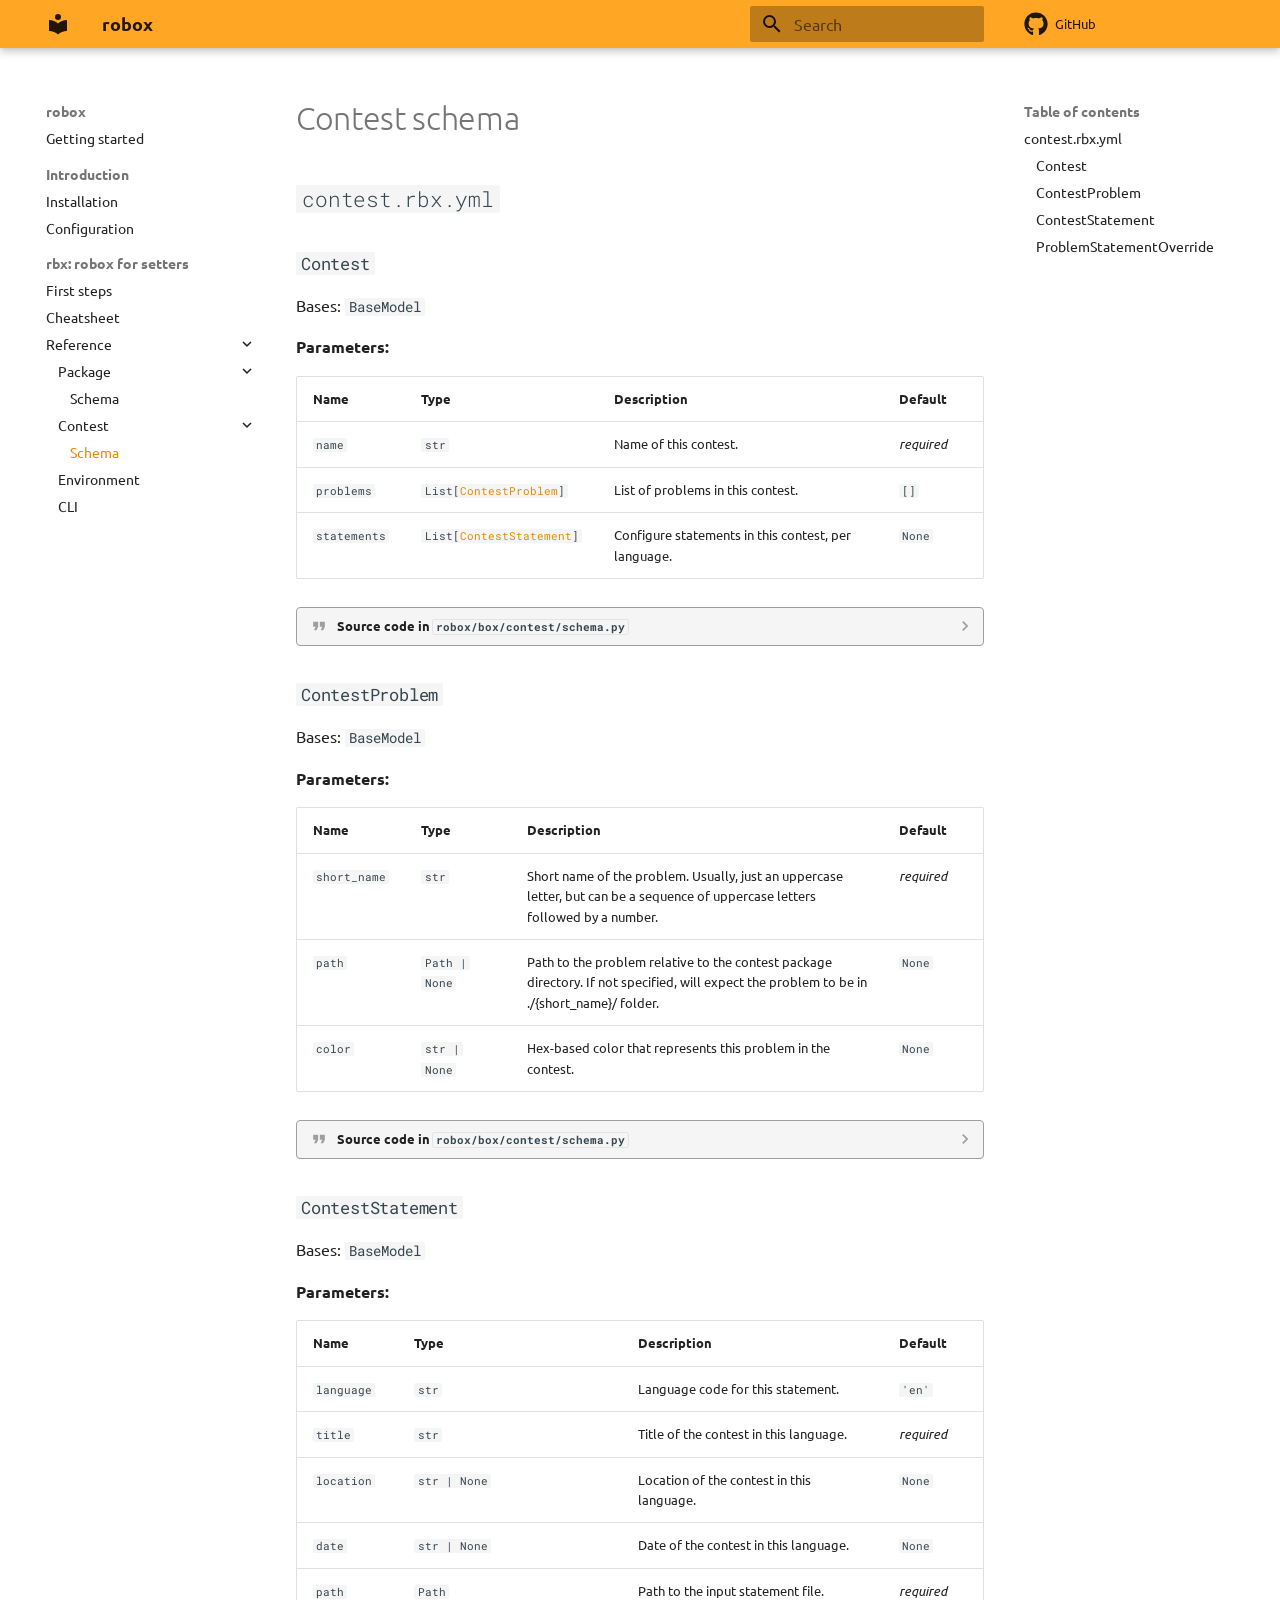
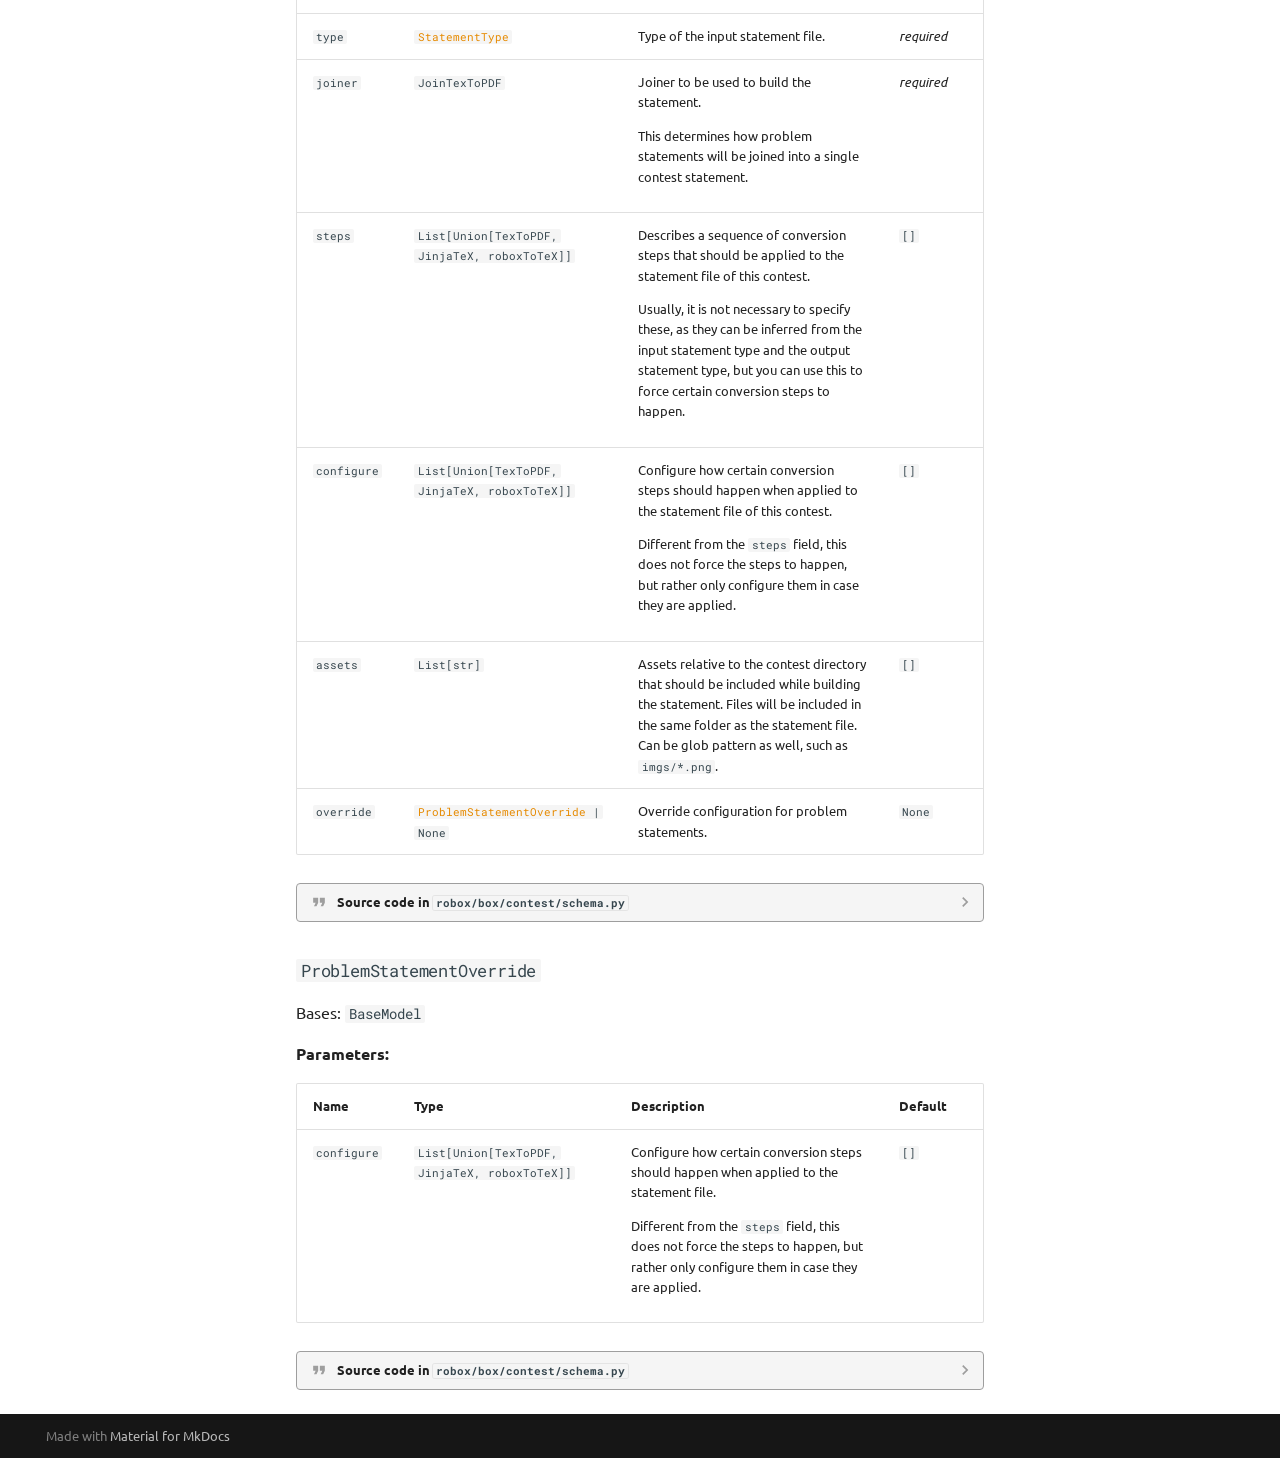
<file: setters/reference/contest/schema/index.html>
<!doctype html>
<html lang="en" class="no-js">
  <head>
    
      <meta charset="utf-8">
      <meta name="viewport" content="width=device-width,initial-scale=1">
      
      
      
      
        <link rel="prev" href="../">
      
      
        <link rel="next" href="../../environment/">
      
      
      <link rel="icon" href="../../../../assets/images/favicon.png">
      <meta name="generator" content="mkdocs-1.6.0, mkdocs-material-9.5.28">
    
    
      
        <title>Schema - robox</title>
      
    
    
      <link rel="stylesheet" href="../../../../assets/stylesheets/main.6543a935.min.css">
      
        
        <link rel="stylesheet" href="../../../../assets/stylesheets/palette.06af60db.min.css">
      
      


    
    
      
    
    
      
        
        
        <link rel="preconnect" href="https://fonts.gstatic.com" crossorigin>
        <link rel="stylesheet" href="https://fonts.googleapis.com/css?family=Ubuntu:300,300i,400,400i,700,700i%7CRoboto+Mono:400,400i,700,700i&display=fallback">
        <style>:root{--md-text-font:"Ubuntu";--md-code-font:"Roboto Mono"}</style>
      
    
    
      <link rel="stylesheet" href="../../../../assets/_mkdocstrings.css">
    
      <link rel="stylesheet" href="../../../../extra.css">
    
      <link rel="stylesheet" href="../../../../termynal.css">
    
    <script>__md_scope=new URL("../../../..",location),__md_hash=e=>[...e].reduce((e,_)=>(e<<5)-e+_.charCodeAt(0),0),__md_get=(e,_=localStorage,t=__md_scope)=>JSON.parse(_.getItem(t.pathname+"."+e)),__md_set=(e,_,t=localStorage,a=__md_scope)=>{try{t.setItem(a.pathname+"."+e,JSON.stringify(_))}catch(e){}}</script>
    
      

    
    
    
  </head>
  
  
    
    
    
    
    
    <body dir="ltr" data-md-color-scheme="default" data-md-color-primary="orange" data-md-color-accent="indigo">
  
    
    <input class="md-toggle" data-md-toggle="drawer" type="checkbox" id="__drawer" autocomplete="off">
    <input class="md-toggle" data-md-toggle="search" type="checkbox" id="__search" autocomplete="off">
    <label class="md-overlay" for="__drawer"></label>
    <div data-md-component="skip">
      
        
        <a href="#contest-schema" class="md-skip">
          Skip to content
        </a>
      
    </div>
    <div data-md-component="announce">
      
    </div>
    
    
      

  

<header class="md-header md-header--shadow" data-md-component="header">
  <nav class="md-header__inner md-grid" aria-label="Header">
    <a href="../../../.." title="robox" class="md-header__button md-logo" aria-label="robox" data-md-component="logo">
      
  
  <svg xmlns="http://www.w3.org/2000/svg" viewBox="0 0 24 24"><path d="M12 8a3 3 0 0 0 3-3 3 3 0 0 0-3-3 3 3 0 0 0-3 3 3 3 0 0 0 3 3m0 3.54C9.64 9.35 6.5 8 3 8v11c3.5 0 6.64 1.35 9 3.54 2.36-2.19 5.5-3.54 9-3.54V8c-3.5 0-6.64 1.35-9 3.54Z"/></svg>

    </a>
    <label class="md-header__button md-icon" for="__drawer">
      
      <svg xmlns="http://www.w3.org/2000/svg" viewBox="0 0 24 24"><path d="M3 6h18v2H3V6m0 5h18v2H3v-2m0 5h18v2H3v-2Z"/></svg>
    </label>
    <div class="md-header__title" data-md-component="header-title">
      <div class="md-header__ellipsis">
        <div class="md-header__topic">
          <span class="md-ellipsis">
            robox
          </span>
        </div>
        <div class="md-header__topic" data-md-component="header-topic">
          <span class="md-ellipsis">
            
              Schema
            
          </span>
        </div>
      </div>
    </div>
    
      
    
    
    
    
      <label class="md-header__button md-icon" for="__search">
        
        <svg xmlns="http://www.w3.org/2000/svg" viewBox="0 0 24 24"><path d="M9.5 3A6.5 6.5 0 0 1 16 9.5c0 1.61-.59 3.09-1.56 4.23l.27.27h.79l5 5-1.5 1.5-5-5v-.79l-.27-.27A6.516 6.516 0 0 1 9.5 16 6.5 6.5 0 0 1 3 9.5 6.5 6.5 0 0 1 9.5 3m0 2C7 5 5 7 5 9.5S7 14 9.5 14 14 12 14 9.5 12 5 9.5 5Z"/></svg>
      </label>
      <div class="md-search" data-md-component="search" role="dialog">
  <label class="md-search__overlay" for="__search"></label>
  <div class="md-search__inner" role="search">
    <form class="md-search__form" name="search">
      <input type="text" class="md-search__input" name="query" aria-label="Search" placeholder="Search" autocapitalize="off" autocorrect="off" autocomplete="off" spellcheck="false" data-md-component="search-query" required>
      <label class="md-search__icon md-icon" for="__search">
        
        <svg xmlns="http://www.w3.org/2000/svg" viewBox="0 0 24 24"><path d="M9.5 3A6.5 6.5 0 0 1 16 9.5c0 1.61-.59 3.09-1.56 4.23l.27.27h.79l5 5-1.5 1.5-5-5v-.79l-.27-.27A6.516 6.516 0 0 1 9.5 16 6.5 6.5 0 0 1 3 9.5 6.5 6.5 0 0 1 9.5 3m0 2C7 5 5 7 5 9.5S7 14 9.5 14 14 12 14 9.5 12 5 9.5 5Z"/></svg>
        
        <svg xmlns="http://www.w3.org/2000/svg" viewBox="0 0 24 24"><path d="M20 11v2H8l5.5 5.5-1.42 1.42L4.16 12l7.92-7.92L13.5 5.5 8 11h12Z"/></svg>
      </label>
      <nav class="md-search__options" aria-label="Search">
        
        <button type="reset" class="md-search__icon md-icon" title="Clear" aria-label="Clear" tabindex="-1">
          
          <svg xmlns="http://www.w3.org/2000/svg" viewBox="0 0 24 24"><path d="M19 6.41 17.59 5 12 10.59 6.41 5 5 6.41 10.59 12 5 17.59 6.41 19 12 13.41 17.59 19 19 17.59 13.41 12 19 6.41Z"/></svg>
        </button>
      </nav>
      
        <div class="md-search__suggest" data-md-component="search-suggest"></div>
      
    </form>
    <div class="md-search__output">
      <div class="md-search__scrollwrap" tabindex="0" data-md-scrollfix>
        <div class="md-search-result" data-md-component="search-result">
          <div class="md-search-result__meta">
            Initializing search
          </div>
          <ol class="md-search-result__list" role="presentation"></ol>
        </div>
      </div>
    </div>
  </div>
</div>
    
    
      <div class="md-header__source">
        <a href="https://github.com/rsalesc/robox.io" title="Go to repository" class="md-source" data-md-component="source">
  <div class="md-source__icon md-icon">
    
    <svg xmlns="http://www.w3.org/2000/svg" viewBox="0 0 496 512"><!--! Font Awesome Free 6.5.2 by @fontawesome - https://fontawesome.com License - https://fontawesome.com/license/free (Icons: CC BY 4.0, Fonts: SIL OFL 1.1, Code: MIT License) Copyright 2024 Fonticons, Inc.--><path d="M165.9 397.4c0 2-2.3 3.6-5.2 3.6-3.3.3-5.6-1.3-5.6-3.6 0-2 2.3-3.6 5.2-3.6 3-.3 5.6 1.3 5.6 3.6zm-31.1-4.5c-.7 2 1.3 4.3 4.3 4.9 2.6 1 5.6 0 6.2-2s-1.3-4.3-4.3-5.2c-2.6-.7-5.5.3-6.2 2.3zm44.2-1.7c-2.9.7-4.9 2.6-4.6 4.9.3 2 2.9 3.3 5.9 2.6 2.9-.7 4.9-2.6 4.6-4.6-.3-1.9-3-3.2-5.9-2.9zM244.8 8C106.1 8 0 113.3 0 252c0 110.9 69.8 205.8 169.5 239.2 12.8 2.3 17.3-5.6 17.3-12.1 0-6.2-.3-40.4-.3-61.4 0 0-70 15-84.7-29.8 0 0-11.4-29.1-27.8-36.6 0 0-22.9-15.7 1.6-15.4 0 0 24.9 2 38.6 25.8 21.9 38.6 58.6 27.5 72.9 20.9 2.3-16 8.8-27.1 16-33.7-55.9-6.2-112.3-14.3-112.3-110.5 0-27.5 7.6-41.3 23.6-58.9-2.6-6.5-11.1-33.3 2.6-67.9 20.9-6.5 69 27 69 27 20-5.6 41.5-8.5 62.8-8.5s42.8 2.9 62.8 8.5c0 0 48.1-33.6 69-27 13.7 34.7 5.2 61.4 2.6 67.9 16 17.7 25.8 31.5 25.8 58.9 0 96.5-58.9 104.2-114.8 110.5 9.2 7.9 17 22.9 17 46.4 0 33.7-.3 75.4-.3 83.6 0 6.5 4.6 14.4 17.3 12.1C428.2 457.8 496 362.9 496 252 496 113.3 383.5 8 244.8 8zM97.2 352.9c-1.3 1-1 3.3.7 5.2 1.6 1.6 3.9 2.3 5.2 1 1.3-1 1-3.3-.7-5.2-1.6-1.6-3.9-2.3-5.2-1zm-10.8-8.1c-.7 1.3.3 2.9 2.3 3.9 1.6 1 3.6.7 4.3-.7.7-1.3-.3-2.9-2.3-3.9-2-.6-3.6-.3-4.3.7zm32.4 35.6c-1.6 1.3-1 4.3 1.3 6.2 2.3 2.3 5.2 2.6 6.5 1 1.3-1.3.7-4.3-1.3-6.2-2.2-2.3-5.2-2.6-6.5-1zm-11.4-14.7c-1.6 1-1.6 3.6 0 5.9 1.6 2.3 4.3 3.3 5.6 2.3 1.6-1.3 1.6-3.9 0-6.2-1.4-2.3-4-3.3-5.6-2z"/></svg>
  </div>
  <div class="md-source__repository">
    GitHub
  </div>
</a>
      </div>
    
  </nav>
  
</header>
    
    <div class="md-container" data-md-component="container">
      
      
        
          
        
      
      <main class="md-main" data-md-component="main">
        <div class="md-main__inner md-grid">
          
            
              
              <div class="md-sidebar md-sidebar--primary" data-md-component="sidebar" data-md-type="navigation" >
                <div class="md-sidebar__scrollwrap">
                  <div class="md-sidebar__inner">
                    



<nav class="md-nav md-nav--primary" aria-label="Navigation" data-md-level="0">
  <label class="md-nav__title" for="__drawer">
    <a href="../../../.." title="robox" class="md-nav__button md-logo" aria-label="robox" data-md-component="logo">
      
  
  <svg xmlns="http://www.w3.org/2000/svg" viewBox="0 0 24 24"><path d="M12 8a3 3 0 0 0 3-3 3 3 0 0 0-3-3 3 3 0 0 0-3 3 3 3 0 0 0 3 3m0 3.54C9.64 9.35 6.5 8 3 8v11c3.5 0 6.64 1.35 9 3.54 2.36-2.19 5.5-3.54 9-3.54V8c-3.5 0-6.64 1.35-9 3.54Z"/></svg>

    </a>
    robox
  </label>
  
    <div class="md-nav__source">
      <a href="https://github.com/rsalesc/robox.io" title="Go to repository" class="md-source" data-md-component="source">
  <div class="md-source__icon md-icon">
    
    <svg xmlns="http://www.w3.org/2000/svg" viewBox="0 0 496 512"><!--! Font Awesome Free 6.5.2 by @fontawesome - https://fontawesome.com License - https://fontawesome.com/license/free (Icons: CC BY 4.0, Fonts: SIL OFL 1.1, Code: MIT License) Copyright 2024 Fonticons, Inc.--><path d="M165.9 397.4c0 2-2.3 3.6-5.2 3.6-3.3.3-5.6-1.3-5.6-3.6 0-2 2.3-3.6 5.2-3.6 3-.3 5.6 1.3 5.6 3.6zm-31.1-4.5c-.7 2 1.3 4.3 4.3 4.9 2.6 1 5.6 0 6.2-2s-1.3-4.3-4.3-5.2c-2.6-.7-5.5.3-6.2 2.3zm44.2-1.7c-2.9.7-4.9 2.6-4.6 4.9.3 2 2.9 3.3 5.9 2.6 2.9-.7 4.9-2.6 4.6-4.6-.3-1.9-3-3.2-5.9-2.9zM244.8 8C106.1 8 0 113.3 0 252c0 110.9 69.8 205.8 169.5 239.2 12.8 2.3 17.3-5.6 17.3-12.1 0-6.2-.3-40.4-.3-61.4 0 0-70 15-84.7-29.8 0 0-11.4-29.1-27.8-36.6 0 0-22.9-15.7 1.6-15.4 0 0 24.9 2 38.6 25.8 21.9 38.6 58.6 27.5 72.9 20.9 2.3-16 8.8-27.1 16-33.7-55.9-6.2-112.3-14.3-112.3-110.5 0-27.5 7.6-41.3 23.6-58.9-2.6-6.5-11.1-33.3 2.6-67.9 20.9-6.5 69 27 69 27 20-5.6 41.5-8.5 62.8-8.5s42.8 2.9 62.8 8.5c0 0 48.1-33.6 69-27 13.7 34.7 5.2 61.4 2.6 67.9 16 17.7 25.8 31.5 25.8 58.9 0 96.5-58.9 104.2-114.8 110.5 9.2 7.9 17 22.9 17 46.4 0 33.7-.3 75.4-.3 83.6 0 6.5 4.6 14.4 17.3 12.1C428.2 457.8 496 362.9 496 252 496 113.3 383.5 8 244.8 8zM97.2 352.9c-1.3 1-1 3.3.7 5.2 1.6 1.6 3.9 2.3 5.2 1 1.3-1 1-3.3-.7-5.2-1.6-1.6-3.9-2.3-5.2-1zm-10.8-8.1c-.7 1.3.3 2.9 2.3 3.9 1.6 1 3.6.7 4.3-.7.7-1.3-.3-2.9-2.3-3.9-2-.6-3.6-.3-4.3.7zm32.4 35.6c-1.6 1.3-1 4.3 1.3 6.2 2.3 2.3 5.2 2.6 6.5 1 1.3-1.3.7-4.3-1.3-6.2-2.2-2.3-5.2-2.6-6.5-1zm-11.4-14.7c-1.6 1-1.6 3.6 0 5.9 1.6 2.3 4.3 3.3 5.6 2.3 1.6-1.3 1.6-3.9 0-6.2-1.4-2.3-4-3.3-5.6-2z"/></svg>
  </div>
  <div class="md-source__repository">
    GitHub
  </div>
</a>
    </div>
  
  <ul class="md-nav__list" data-md-scrollfix>
    
      
      
  
  
  
  
    <li class="md-nav__item">
      <a href="../../../.." class="md-nav__link">
        
  
  <span class="md-ellipsis">
    Getting started
  </span>
  

      </a>
    </li>
  

    
      
      
  
  
  
  
    
    
      
        
      
        
      
    
    
      
        
        
      
    
    
    <li class="md-nav__item md-nav__item--section md-nav__item--nested">
      
        
        
          
        
        <input class="md-nav__toggle md-toggle md-toggle--indeterminate" type="checkbox" id="__nav_2" >
        
          
          <label class="md-nav__link" for="__nav_2" id="__nav_2_label" tabindex="">
            
  
  <span class="md-ellipsis">
    Introduction
  </span>
  

            <span class="md-nav__icon md-icon"></span>
          </label>
        
        <nav class="md-nav" data-md-level="1" aria-labelledby="__nav_2_label" aria-expanded="false">
          <label class="md-nav__title" for="__nav_2">
            <span class="md-nav__icon md-icon"></span>
            Introduction
          </label>
          <ul class="md-nav__list" data-md-scrollfix>
            
              
                
  
  
  
  
    <li class="md-nav__item">
      <a href="../../../../intro/installation/" class="md-nav__link">
        
  
  <span class="md-ellipsis">
    Installation
  </span>
  

      </a>
    </li>
  

              
            
              
                
  
  
  
  
    <li class="md-nav__item">
      <a href="../../../../intro/configuration/" class="md-nav__link">
        
  
  <span class="md-ellipsis">
    Configuration
  </span>
  

      </a>
    </li>
  

              
            
          </ul>
        </nav>
      
    </li>
  

    
      
      
  
  
    
  
  
  
    
    
      
        
      
        
      
        
      
    
    
      
        
        
      
    
    
    <li class="md-nav__item md-nav__item--active md-nav__item--section md-nav__item--nested">
      
        
        
        <input class="md-nav__toggle md-toggle " type="checkbox" id="__nav_3" checked>
        
          
          <label class="md-nav__link" for="__nav_3" id="__nav_3_label" tabindex="">
            
  
  <span class="md-ellipsis">
    rbx: robox for setters
  </span>
  

            <span class="md-nav__icon md-icon"></span>
          </label>
        
        <nav class="md-nav" data-md-level="1" aria-labelledby="__nav_3_label" aria-expanded="true">
          <label class="md-nav__title" for="__nav_3">
            <span class="md-nav__icon md-icon"></span>
            rbx: robox for setters
          </label>
          <ul class="md-nav__list" data-md-scrollfix>
            
              
                
  
  
  
  
    <li class="md-nav__item">
      <a href="../../../first-steps/" class="md-nav__link">
        
  
  <span class="md-ellipsis">
    First steps
  </span>
  

      </a>
    </li>
  

              
            
              
                
  
  
  
  
    <li class="md-nav__item">
      <a href="../../../cheatsheet/" class="md-nav__link">
        
  
  <span class="md-ellipsis">
    Cheatsheet
  </span>
  

      </a>
    </li>
  

              
            
              
                
  
  
    
  
  
  
    
    
      
        
      
        
      
        
      
        
      
    
    
      
    
    
    <li class="md-nav__item md-nav__item--active md-nav__item--nested">
      
        
        
        <input class="md-nav__toggle md-toggle " type="checkbox" id="__nav_3_3" checked>
        
          
          <label class="md-nav__link" for="__nav_3_3" id="__nav_3_3_label" tabindex="0">
            
  
  <span class="md-ellipsis">
    Reference
  </span>
  

            <span class="md-nav__icon md-icon"></span>
          </label>
        
        <nav class="md-nav" data-md-level="2" aria-labelledby="__nav_3_3_label" aria-expanded="true">
          <label class="md-nav__title" for="__nav_3_3">
            <span class="md-nav__icon md-icon"></span>
            Reference
          </label>
          <ul class="md-nav__list" data-md-scrollfix>
            
              
                
  
  
  
  
    
    
      
        
          
        
      
        
      
    
    
      
    
    
    <li class="md-nav__item md-nav__item--nested">
      
        
        
          
        
        <input class="md-nav__toggle md-toggle md-toggle--indeterminate" type="checkbox" id="__nav_3_3_1" >
        
          
          
          <div class="md-nav__link md-nav__container">
            <a href="../../package/" class="md-nav__link ">
              
  
  <span class="md-ellipsis">
    Package
  </span>
  

            </a>
            
              
              <label class="md-nav__link " for="__nav_3_3_1" id="__nav_3_3_1_label" tabindex="0">
                <span class="md-nav__icon md-icon"></span>
              </label>
            
          </div>
        
        <nav class="md-nav" data-md-level="3" aria-labelledby="__nav_3_3_1_label" aria-expanded="false">
          <label class="md-nav__title" for="__nav_3_3_1">
            <span class="md-nav__icon md-icon"></span>
            Package
          </label>
          <ul class="md-nav__list" data-md-scrollfix>
            
              
            
              
                
  
  
  
  
    <li class="md-nav__item">
      <a href="../../package/schema/" class="md-nav__link">
        
  
  <span class="md-ellipsis">
    Schema
  </span>
  

      </a>
    </li>
  

              
            
          </ul>
        </nav>
      
    </li>
  

              
            
              
                
  
  
    
  
  
  
    
    
      
        
          
        
      
        
      
    
    
      
    
    
    <li class="md-nav__item md-nav__item--active md-nav__item--nested">
      
        
        
        <input class="md-nav__toggle md-toggle " type="checkbox" id="__nav_3_3_2" checked>
        
          
          
          <div class="md-nav__link md-nav__container">
            <a href="../" class="md-nav__link ">
              
  
  <span class="md-ellipsis">
    Contest
  </span>
  

            </a>
            
              
              <label class="md-nav__link " for="__nav_3_3_2" id="__nav_3_3_2_label" tabindex="0">
                <span class="md-nav__icon md-icon"></span>
              </label>
            
          </div>
        
        <nav class="md-nav" data-md-level="3" aria-labelledby="__nav_3_3_2_label" aria-expanded="true">
          <label class="md-nav__title" for="__nav_3_3_2">
            <span class="md-nav__icon md-icon"></span>
            Contest
          </label>
          <ul class="md-nav__list" data-md-scrollfix>
            
              
            
              
                
  
  
    
  
  
  
    <li class="md-nav__item md-nav__item--active">
      
      <input class="md-nav__toggle md-toggle" type="checkbox" id="__toc">
      
      
        
      
      
        <label class="md-nav__link md-nav__link--active" for="__toc">
          
  
  <span class="md-ellipsis">
    Schema
  </span>
  

          <span class="md-nav__icon md-icon"></span>
        </label>
      
      <a href="./" class="md-nav__link md-nav__link--active">
        
  
  <span class="md-ellipsis">
    Schema
  </span>
  

      </a>
      
        

<nav class="md-nav md-nav--secondary" aria-label="Table of contents">
  
  
  
    
  
  
    <label class="md-nav__title" for="__toc">
      <span class="md-nav__icon md-icon"></span>
      Table of contents
    </label>
    <ul class="md-nav__list" data-md-component="toc" data-md-scrollfix>
      
        <li class="md-nav__item">
  <a href="#contestrbxyml" class="md-nav__link">
    <span class="md-ellipsis">
      contest.rbx.yml
    </span>
  </a>
  
    <nav class="md-nav" aria-label="contest.rbx.yml">
      <ul class="md-nav__list">
        
          <li class="md-nav__item">
  <a href="#robox.box.contest.schema.Contest" class="md-nav__link">
    <span class="md-ellipsis">
      Contest
    </span>
  </a>
  
</li>
        
          <li class="md-nav__item">
  <a href="#robox.box.contest.schema.ContestProblem" class="md-nav__link">
    <span class="md-ellipsis">
      ContestProblem
    </span>
  </a>
  
</li>
        
          <li class="md-nav__item">
  <a href="#robox.box.contest.schema.ContestStatement" class="md-nav__link">
    <span class="md-ellipsis">
      ContestStatement
    </span>
  </a>
  
</li>
        
          <li class="md-nav__item">
  <a href="#robox.box.contest.schema.ProblemStatementOverride" class="md-nav__link">
    <span class="md-ellipsis">
      ProblemStatementOverride
    </span>
  </a>
  
</li>
        
      </ul>
    </nav>
  
</li>
      
    </ul>
  
</nav>
      
    </li>
  

              
            
          </ul>
        </nav>
      
    </li>
  

              
            
              
                
  
  
  
  
    <li class="md-nav__item">
      <a href="../../environment/" class="md-nav__link">
        
  
  <span class="md-ellipsis">
    Environment
  </span>
  

      </a>
    </li>
  

              
            
              
                
  
  
  
  
    <li class="md-nav__item">
      <a href="../../cli/" class="md-nav__link">
        
  
  <span class="md-ellipsis">
    CLI
  </span>
  

      </a>
    </li>
  

              
            
          </ul>
        </nav>
      
    </li>
  

              
            
          </ul>
        </nav>
      
    </li>
  

    
  </ul>
</nav>
                  </div>
                </div>
              </div>
            
            
              
              <div class="md-sidebar md-sidebar--secondary" data-md-component="sidebar" data-md-type="toc" >
                <div class="md-sidebar__scrollwrap">
                  <div class="md-sidebar__inner">
                    

<nav class="md-nav md-nav--secondary" aria-label="Table of contents">
  
  
  
    
  
  
    <label class="md-nav__title" for="__toc">
      <span class="md-nav__icon md-icon"></span>
      Table of contents
    </label>
    <ul class="md-nav__list" data-md-component="toc" data-md-scrollfix>
      
        <li class="md-nav__item">
  <a href="#contestrbxyml" class="md-nav__link">
    <span class="md-ellipsis">
      contest.rbx.yml
    </span>
  </a>
  
    <nav class="md-nav" aria-label="contest.rbx.yml">
      <ul class="md-nav__list">
        
          <li class="md-nav__item">
  <a href="#robox.box.contest.schema.Contest" class="md-nav__link">
    <span class="md-ellipsis">
      Contest
    </span>
  </a>
  
</li>
        
          <li class="md-nav__item">
  <a href="#robox.box.contest.schema.ContestProblem" class="md-nav__link">
    <span class="md-ellipsis">
      ContestProblem
    </span>
  </a>
  
</li>
        
          <li class="md-nav__item">
  <a href="#robox.box.contest.schema.ContestStatement" class="md-nav__link">
    <span class="md-ellipsis">
      ContestStatement
    </span>
  </a>
  
</li>
        
          <li class="md-nav__item">
  <a href="#robox.box.contest.schema.ProblemStatementOverride" class="md-nav__link">
    <span class="md-ellipsis">
      ProblemStatementOverride
    </span>
  </a>
  
</li>
        
      </ul>
    </nav>
  
</li>
      
    </ul>
  
</nav>
                  </div>
                </div>
              </div>
            
          
          
            <div class="md-content" data-md-component="content">
              <article class="md-content__inner md-typeset">
                
                  

  
  


<h1 id="contest-schema">Contest schema</h1>
<h2 id="contestrbxyml"><code>contest.rbx.yml</code></h2>


<div class="doc doc-object doc-module">




    <div class="doc doc-contents first">



  <div class="doc doc-children">








<div class="doc doc-object doc-class">



<h3 id="robox.box.contest.schema.Contest" class="doc doc-heading">
            <code>Contest</code>


</h3>


    <div class="doc doc-contents ">
            <p class="doc doc-class-bases">
              Bases: <code><span title="pydantic.BaseModel">BaseModel</span></code></p>


      


<p><span class="doc-section-title">Parameters:</span></p>
    <table>
      <thead>
        <tr>
          <th>Name</th>
          <th>Type</th>
          <th>Description</th>
          <th>Default</th>
        </tr>
      </thead>
      <tbody>
          <tr class="doc-section-item">
            <td><code>name</code></td>
            <td>
                  <code>str</code>
            </td>
            <td>
              <div class="doc-md-description">
                <p>Name of this contest.</p>
              </div>
            </td>
            <td>
                <em>required</em>
            </td>
          </tr>
          <tr class="doc-section-item">
            <td><code>problems</code></td>
            <td>
                  <code><span title="typing.List">List</span>[<a class="autorefs autorefs-internal" title="robox.box.contest.schema.ContestProblem" href="#robox.box.contest.schema.ContestProblem">ContestProblem</a>]</code>
            </td>
            <td>
              <div class="doc-md-description">
                <p>List of problems in this contest.</p>
              </div>
            </td>
            <td>
                  <code>[]</code>
            </td>
          </tr>
          <tr class="doc-section-item">
            <td><code>statements</code></td>
            <td>
                  <code><span title="typing.List">List</span>[<a class="autorefs autorefs-internal" title="robox.box.contest.schema.ContestStatement" href="#robox.box.contest.schema.ContestStatement">ContestStatement</a>]</code>
            </td>
            <td>
              <div class="doc-md-description">
                <p>Configure statements in this contest, per language.</p>
              </div>
            </td>
            <td>
                  <code>None</code>
            </td>
          </tr>
      </tbody>
    </table>

              <details class="quote">
                <summary>Source code in <code>robox/box/contest/schema.py</code></summary>
                <div class="language-python highlight"><table class="highlighttable"><tr><td class="linenos"><div class="linenodiv"><pre><span></span><span class="normal"><a href="#__codelineno-0-122">122</a></span>
<span class="normal"><a href="#__codelineno-0-123">123</a></span>
<span class="normal"><a href="#__codelineno-0-124">124</a></span>
<span class="normal"><a href="#__codelineno-0-125">125</a></span>
<span class="normal"><a href="#__codelineno-0-126">126</a></span>
<span class="normal"><a href="#__codelineno-0-127">127</a></span>
<span class="normal"><a href="#__codelineno-0-128">128</a></span>
<span class="normal"><a href="#__codelineno-0-129">129</a></span>
<span class="normal"><a href="#__codelineno-0-130">130</a></span>
<span class="normal"><a href="#__codelineno-0-131">131</a></span>
<span class="normal"><a href="#__codelineno-0-132">132</a></span>
<span class="normal"><a href="#__codelineno-0-133">133</a></span>
<span class="normal"><a href="#__codelineno-0-134">134</a></span></pre></div></td><td class="code"><div><pre><span></span><code><span id="__span-0-122"><a id="__codelineno-0-122" name="__codelineno-0-122"></a><span class="k">class</span> <span class="nc">Contest</span><span class="p">(</span><span class="n">BaseModel</span><span class="p">):</span>
</span><span id="__span-0-123"><a id="__codelineno-0-123" name="__codelineno-0-123"></a>    <span class="n">model_config</span> <span class="o">=</span> <span class="n">ConfigDict</span><span class="p">(</span><span class="n">extra</span><span class="o">=</span><span class="s1">&#39;forbid&#39;</span><span class="p">)</span>
</span><span id="__span-0-124"><a id="__codelineno-0-124" name="__codelineno-0-124"></a>
</span><span id="__span-0-125"><a id="__codelineno-0-125" name="__codelineno-0-125"></a>    <span class="n">name</span><span class="p">:</span> <span class="nb">str</span> <span class="o">=</span> <span class="n">NameField</span><span class="p">(</span><span class="n">description</span><span class="o">=</span><span class="s1">&#39;Name of this contest.&#39;</span><span class="p">)</span>
</span><span id="__span-0-126"><a id="__codelineno-0-126" name="__codelineno-0-126"></a>
</span><span id="__span-0-127"><a id="__codelineno-0-127" name="__codelineno-0-127"></a>    <span class="n">problems</span><span class="p">:</span> <span class="n">List</span><span class="p">[</span><span class="n">ContestProblem</span><span class="p">]</span> <span class="o">=</span> <span class="n">Field</span><span class="p">(</span>
</span><span id="__span-0-128"><a id="__codelineno-0-128" name="__codelineno-0-128"></a>        <span class="n">default</span><span class="o">=</span><span class="p">[],</span> <span class="n">description</span><span class="o">=</span><span class="s1">&#39;List of problems in this contest.&#39;</span>
</span><span id="__span-0-129"><a id="__codelineno-0-129" name="__codelineno-0-129"></a>    <span class="p">)</span>
</span><span id="__span-0-130"><a id="__codelineno-0-130" name="__codelineno-0-130"></a>
</span><span id="__span-0-131"><a id="__codelineno-0-131" name="__codelineno-0-131"></a>    <span class="n">statements</span><span class="p">:</span> <span class="n">List</span><span class="p">[</span><span class="n">ContestStatement</span><span class="p">]</span> <span class="o">=</span> <span class="n">Field</span><span class="p">(</span>
</span><span id="__span-0-132"><a id="__codelineno-0-132" name="__codelineno-0-132"></a>        <span class="n">default</span><span class="o">=</span><span class="kc">None</span><span class="p">,</span>
</span><span id="__span-0-133"><a id="__codelineno-0-133" name="__codelineno-0-133"></a>        <span class="n">description</span><span class="o">=</span><span class="s1">&#39;Configure statements in this contest, per language.&#39;</span><span class="p">,</span>
</span><span id="__span-0-134"><a id="__codelineno-0-134" name="__codelineno-0-134"></a>    <span class="p">)</span>
</span></code></pre></div></td></tr></table></div>
              </details>



  <div class="doc doc-children">











  </div>

    </div>

</div>

<div class="doc doc-object doc-class">



<h3 id="robox.box.contest.schema.ContestProblem" class="doc doc-heading">
            <code>ContestProblem</code>


</h3>


    <div class="doc doc-contents ">
            <p class="doc doc-class-bases">
              Bases: <code><span title="pydantic.BaseModel">BaseModel</span></code></p>


      


<p><span class="doc-section-title">Parameters:</span></p>
    <table>
      <thead>
        <tr>
          <th>Name</th>
          <th>Type</th>
          <th>Description</th>
          <th>Default</th>
        </tr>
      </thead>
      <tbody>
          <tr class="doc-section-item">
            <td><code>short_name</code></td>
            <td>
                  <code>str</code>
            </td>
            <td>
              <div class="doc-md-description">
                <p>Short name of the problem. Usually, just an uppercase letter,
but can be a sequence of uppercase letters followed by a number.</p>
              </div>
            </td>
            <td>
                <em>required</em>
            </td>
          </tr>
          <tr class="doc-section-item">
            <td><code>path</code></td>
            <td>
                  <code>Path | None</code>
            </td>
            <td>
              <div class="doc-md-description">
                <p>Path to the problem relative to the contest package directory.
If not specified, will expect the problem to be in ./{short_name}/ folder.</p>
              </div>
            </td>
            <td>
                  <code>None</code>
            </td>
          </tr>
          <tr class="doc-section-item">
            <td><code>color</code></td>
            <td>
                  <code>str | None</code>
            </td>
            <td>
              <div class="doc-md-description">
                <p>Hex-based color that represents this problem in the contest.</p>
              </div>
            </td>
            <td>
                  <code>None</code>
            </td>
          </tr>
      </tbody>
    </table>

              <details class="quote">
                <summary>Source code in <code>robox/box/contest/schema.py</code></summary>
                <div class="language-python highlight"><table class="highlighttable"><tr><td class="linenos"><div class="linenodiv"><pre><span></span><span class="normal"><a href="#__codelineno-0-98"> 98</a></span>
<span class="normal"><a href="#__codelineno-0-99"> 99</a></span>
<span class="normal"><a href="#__codelineno-0-100">100</a></span>
<span class="normal"><a href="#__codelineno-0-101">101</a></span>
<span class="normal"><a href="#__codelineno-0-102">102</a></span>
<span class="normal"><a href="#__codelineno-0-103">103</a></span>
<span class="normal"><a href="#__codelineno-0-104">104</a></span>
<span class="normal"><a href="#__codelineno-0-105">105</a></span>
<span class="normal"><a href="#__codelineno-0-106">106</a></span>
<span class="normal"><a href="#__codelineno-0-107">107</a></span>
<span class="normal"><a href="#__codelineno-0-108">108</a></span>
<span class="normal"><a href="#__codelineno-0-109">109</a></span>
<span class="normal"><a href="#__codelineno-0-110">110</a></span>
<span class="normal"><a href="#__codelineno-0-111">111</a></span>
<span class="normal"><a href="#__codelineno-0-112">112</a></span>
<span class="normal"><a href="#__codelineno-0-113">113</a></span>
<span class="normal"><a href="#__codelineno-0-114">114</a></span>
<span class="normal"><a href="#__codelineno-0-115">115</a></span>
<span class="normal"><a href="#__codelineno-0-116">116</a></span>
<span class="normal"><a href="#__codelineno-0-117">117</a></span>
<span class="normal"><a href="#__codelineno-0-118">118</a></span>
<span class="normal"><a href="#__codelineno-0-119">119</a></span></pre></div></td><td class="code"><div><pre><span></span><code><span id="__span-0-98"><a id="__codelineno-0-98" name="__codelineno-0-98"></a><span class="k">class</span> <span class="nc">ContestProblem</span><span class="p">(</span><span class="n">BaseModel</span><span class="p">):</span>
</span><span id="__span-0-99"><a id="__codelineno-0-99" name="__codelineno-0-99"></a>    <span class="n">short_name</span><span class="p">:</span> <span class="nb">str</span> <span class="o">=</span> <span class="n">ShortNameField</span><span class="p">(</span>
</span><span id="__span-0-100"><a id="__codelineno-0-100" name="__codelineno-0-100"></a>        <span class="n">description</span><span class="o">=</span><span class="s2">&quot;&quot;&quot;</span>
</span><span id="__span-0-101"><a id="__codelineno-0-101" name="__codelineno-0-101"></a><span class="s2">Short name of the problem. Usually, just an uppercase letter,</span>
</span><span id="__span-0-102"><a id="__codelineno-0-102" name="__codelineno-0-102"></a><span class="s2">but can be a sequence of uppercase letters followed by a number.&quot;&quot;&quot;</span>
</span><span id="__span-0-103"><a id="__codelineno-0-103" name="__codelineno-0-103"></a>    <span class="p">)</span>
</span><span id="__span-0-104"><a id="__codelineno-0-104" name="__codelineno-0-104"></a>    <span class="n">path</span><span class="p">:</span> <span class="n">Optional</span><span class="p">[</span><span class="n">pathlib</span><span class="o">.</span><span class="n">Path</span><span class="p">]</span> <span class="o">=</span> <span class="n">Field</span><span class="p">(</span>
</span><span id="__span-0-105"><a id="__codelineno-0-105" name="__codelineno-0-105"></a>        <span class="n">default</span><span class="o">=</span><span class="kc">None</span><span class="p">,</span>
</span><span id="__span-0-106"><a id="__codelineno-0-106" name="__codelineno-0-106"></a>        <span class="n">description</span><span class="o">=</span><span class="s2">&quot;&quot;&quot;</span>
</span><span id="__span-0-107"><a id="__codelineno-0-107" name="__codelineno-0-107"></a><span class="s2">Path to the problem relative to the contest package directory.</span>
</span><span id="__span-0-108"><a id="__codelineno-0-108" name="__codelineno-0-108"></a><span class="s2">If not specified, will expect the problem to be in ./</span><span class="si">{short_name}</span><span class="s2">/ folder.&quot;&quot;&quot;</span><span class="p">,</span>
</span><span id="__span-0-109"><a id="__codelineno-0-109" name="__codelineno-0-109"></a>    <span class="p">)</span>
</span><span id="__span-0-110"><a id="__codelineno-0-110" name="__codelineno-0-110"></a>
</span><span id="__span-0-111"><a id="__codelineno-0-111" name="__codelineno-0-111"></a>    <span class="n">color</span><span class="p">:</span> <span class="n">Optional</span><span class="p">[</span><span class="nb">str</span><span class="p">]</span> <span class="o">=</span> <span class="n">Field</span><span class="p">(</span>
</span><span id="__span-0-112"><a id="__codelineno-0-112" name="__codelineno-0-112"></a>        <span class="n">default</span><span class="o">=</span><span class="kc">None</span><span class="p">,</span>
</span><span id="__span-0-113"><a id="__codelineno-0-113" name="__codelineno-0-113"></a>        <span class="n">description</span><span class="o">=</span><span class="s2">&quot;&quot;&quot;Hex-based color that represents this problem in the contest.&quot;&quot;&quot;</span><span class="p">,</span>
</span><span id="__span-0-114"><a id="__codelineno-0-114" name="__codelineno-0-114"></a>        <span class="n">pattern</span><span class="o">=</span><span class="sa">r</span><span class="s1">&#39;^[A-Za-z0-9]+$&#39;</span><span class="p">,</span>
</span><span id="__span-0-115"><a id="__codelineno-0-115" name="__codelineno-0-115"></a>        <span class="n">max_length</span><span class="o">=</span><span class="mi">6</span><span class="p">,</span>
</span><span id="__span-0-116"><a id="__codelineno-0-116" name="__codelineno-0-116"></a>    <span class="p">)</span>
</span><span id="__span-0-117"><a id="__codelineno-0-117" name="__codelineno-0-117"></a>
</span><span id="__span-0-118"><a id="__codelineno-0-118" name="__codelineno-0-118"></a>    <span class="k">def</span> <span class="nf">get_path</span><span class="p">(</span><span class="bp">self</span><span class="p">)</span> <span class="o">-&gt;</span> <span class="n">pathlib</span><span class="o">.</span><span class="n">Path</span><span class="p">:</span>
</span><span id="__span-0-119"><a id="__codelineno-0-119" name="__codelineno-0-119"></a>        <span class="k">return</span> <span class="bp">self</span><span class="o">.</span><span class="n">path</span> <span class="ow">or</span> <span class="n">pathlib</span><span class="o">.</span><span class="n">Path</span><span class="p">(</span><span class="bp">self</span><span class="o">.</span><span class="n">short_name</span><span class="p">)</span>
</span></code></pre></div></td></tr></table></div>
              </details>



  <div class="doc doc-children">











  </div>

    </div>

</div>

<div class="doc doc-object doc-class">



<h3 id="robox.box.contest.schema.ContestStatement" class="doc doc-heading">
            <code>ContestStatement</code>


</h3>


    <div class="doc doc-contents ">
            <p class="doc doc-class-bases">
              Bases: <code><span title="pydantic.BaseModel">BaseModel</span></code></p>


      


<p><span class="doc-section-title">Parameters:</span></p>
    <table>
      <thead>
        <tr>
          <th>Name</th>
          <th>Type</th>
          <th>Description</th>
          <th>Default</th>
        </tr>
      </thead>
      <tbody>
          <tr class="doc-section-item">
            <td><code>language</code></td>
            <td>
                  <code>str</code>
            </td>
            <td>
              <div class="doc-md-description">
                <p>Language code for this statement.</p>
              </div>
            </td>
            <td>
                  <code>&#39;en&#39;</code>
            </td>
          </tr>
          <tr class="doc-section-item">
            <td><code>title</code></td>
            <td>
                  <code>str</code>
            </td>
            <td>
              <div class="doc-md-description">
                <p>Title of the contest in this language.</p>
              </div>
            </td>
            <td>
                <em>required</em>
            </td>
          </tr>
          <tr class="doc-section-item">
            <td><code>location</code></td>
            <td>
                  <code>str | None</code>
            </td>
            <td>
              <div class="doc-md-description">
                <p>Location of the contest in this language.</p>
              </div>
            </td>
            <td>
                  <code>None</code>
            </td>
          </tr>
          <tr class="doc-section-item">
            <td><code>date</code></td>
            <td>
                  <code>str | None</code>
            </td>
            <td>
              <div class="doc-md-description">
                <p>Date of the contest in this language.</p>
              </div>
            </td>
            <td>
                  <code>None</code>
            </td>
          </tr>
          <tr class="doc-section-item">
            <td><code>path</code></td>
            <td>
                  <code>Path</code>
            </td>
            <td>
              <div class="doc-md-description">
                <p>Path to the input statement file.</p>
              </div>
            </td>
            <td>
                <em>required</em>
            </td>
          </tr>
          <tr class="doc-section-item">
            <td><code>type</code></td>
            <td>
                  <code><a class="autorefs autorefs-internal" title="robox.box.statements.schema.StatementType" href="../../package/schema/#robox.box.statements.schema.StatementType">StatementType</a></code>
            </td>
            <td>
              <div class="doc-md-description">
                <p>Type of the input statement file.</p>
              </div>
            </td>
            <td>
                <em>required</em>
            </td>
          </tr>
          <tr class="doc-section-item">
            <td><code>joiner</code></td>
            <td>
                  <code>JoinTexToPDF</code>
            </td>
            <td>
              <div class="doc-md-description">
                <p>Joiner to be used to build the statement.</p>
<p>This determines how problem statements will be joined into a single contest statement.</p>
              </div>
            </td>
            <td>
                <em>required</em>
            </td>
          </tr>
          <tr class="doc-section-item">
            <td><code>steps</code></td>
            <td>
                  <code><span title="typing.List">List</span>[Union[TexToPDF, JinjaTeX, roboxToTeX]]</code>
            </td>
            <td>
              <div class="doc-md-description">
                <p>Describes a sequence of conversion steps that should be applied to the statement file
of this contest.</p>
<p>Usually, it is not necessary to specify these, as they can be inferred from the
input statement type and the output statement type, but you can use this to force
certain conversion steps to happen.</p>
              </div>
            </td>
            <td>
                  <code>[]</code>
            </td>
          </tr>
          <tr class="doc-section-item">
            <td><code>configure</code></td>
            <td>
                  <code><span title="typing.List">List</span>[Union[TexToPDF, JinjaTeX, roboxToTeX]]</code>
            </td>
            <td>
              <div class="doc-md-description">
                <p>Configure how certain conversion steps should happen when applied to the statement file of
this contest.</p>
<p>Different from the <code>steps</code> field, this does not force the steps to happen, but rather only
configure them in case they are applied.</p>
              </div>
            </td>
            <td>
                  <code>[]</code>
            </td>
          </tr>
          <tr class="doc-section-item">
            <td><code>assets</code></td>
            <td>
                  <code><span title="typing.List">List</span>[str]</code>
            </td>
            <td>
              <div class="doc-md-description">
                <p>Assets relative to the contest directory that should be included while building
the statement. Files will be included in the same folder as the statement file.
Can be glob pattern as well, such as <code>imgs/*.png</code>.</p>
              </div>
            </td>
            <td>
                  <code>[]</code>
            </td>
          </tr>
          <tr class="doc-section-item">
            <td><code>override</code></td>
            <td>
                  <code><a class="autorefs autorefs-internal" title="robox.box.contest.schema.ProblemStatementOverride" href="#robox.box.contest.schema.ProblemStatementOverride">ProblemStatementOverride</a> | None</code>
            </td>
            <td>
              <div class="doc-md-description">
                <p>Override configuration for problem statements.</p>
              </div>
            </td>
            <td>
                  <code>None</code>
            </td>
          </tr>
      </tbody>
    </table>

              <details class="quote">
                <summary>Source code in <code>robox/box/contest/schema.py</code></summary>
                <div class="language-python highlight"><table class="highlighttable"><tr><td class="linenos"><div class="linenodiv"><pre><span></span><span class="normal"><a href="#__codelineno-0-33">33</a></span>
<span class="normal"><a href="#__codelineno-0-34">34</a></span>
<span class="normal"><a href="#__codelineno-0-35">35</a></span>
<span class="normal"><a href="#__codelineno-0-36">36</a></span>
<span class="normal"><a href="#__codelineno-0-37">37</a></span>
<span class="normal"><a href="#__codelineno-0-38">38</a></span>
<span class="normal"><a href="#__codelineno-0-39">39</a></span>
<span class="normal"><a href="#__codelineno-0-40">40</a></span>
<span class="normal"><a href="#__codelineno-0-41">41</a></span>
<span class="normal"><a href="#__codelineno-0-42">42</a></span>
<span class="normal"><a href="#__codelineno-0-43">43</a></span>
<span class="normal"><a href="#__codelineno-0-44">44</a></span>
<span class="normal"><a href="#__codelineno-0-45">45</a></span>
<span class="normal"><a href="#__codelineno-0-46">46</a></span>
<span class="normal"><a href="#__codelineno-0-47">47</a></span>
<span class="normal"><a href="#__codelineno-0-48">48</a></span>
<span class="normal"><a href="#__codelineno-0-49">49</a></span>
<span class="normal"><a href="#__codelineno-0-50">50</a></span>
<span class="normal"><a href="#__codelineno-0-51">51</a></span>
<span class="normal"><a href="#__codelineno-0-52">52</a></span>
<span class="normal"><a href="#__codelineno-0-53">53</a></span>
<span class="normal"><a href="#__codelineno-0-54">54</a></span>
<span class="normal"><a href="#__codelineno-0-55">55</a></span>
<span class="normal"><a href="#__codelineno-0-56">56</a></span>
<span class="normal"><a href="#__codelineno-0-57">57</a></span>
<span class="normal"><a href="#__codelineno-0-58">58</a></span>
<span class="normal"><a href="#__codelineno-0-59">59</a></span>
<span class="normal"><a href="#__codelineno-0-60">60</a></span>
<span class="normal"><a href="#__codelineno-0-61">61</a></span>
<span class="normal"><a href="#__codelineno-0-62">62</a></span>
<span class="normal"><a href="#__codelineno-0-63">63</a></span>
<span class="normal"><a href="#__codelineno-0-64">64</a></span>
<span class="normal"><a href="#__codelineno-0-65">65</a></span>
<span class="normal"><a href="#__codelineno-0-66">66</a></span>
<span class="normal"><a href="#__codelineno-0-67">67</a></span>
<span class="normal"><a href="#__codelineno-0-68">68</a></span>
<span class="normal"><a href="#__codelineno-0-69">69</a></span>
<span class="normal"><a href="#__codelineno-0-70">70</a></span>
<span class="normal"><a href="#__codelineno-0-71">71</a></span>
<span class="normal"><a href="#__codelineno-0-72">72</a></span>
<span class="normal"><a href="#__codelineno-0-73">73</a></span>
<span class="normal"><a href="#__codelineno-0-74">74</a></span>
<span class="normal"><a href="#__codelineno-0-75">75</a></span>
<span class="normal"><a href="#__codelineno-0-76">76</a></span>
<span class="normal"><a href="#__codelineno-0-77">77</a></span>
<span class="normal"><a href="#__codelineno-0-78">78</a></span>
<span class="normal"><a href="#__codelineno-0-79">79</a></span>
<span class="normal"><a href="#__codelineno-0-80">80</a></span>
<span class="normal"><a href="#__codelineno-0-81">81</a></span>
<span class="normal"><a href="#__codelineno-0-82">82</a></span>
<span class="normal"><a href="#__codelineno-0-83">83</a></span>
<span class="normal"><a href="#__codelineno-0-84">84</a></span>
<span class="normal"><a href="#__codelineno-0-85">85</a></span>
<span class="normal"><a href="#__codelineno-0-86">86</a></span>
<span class="normal"><a href="#__codelineno-0-87">87</a></span>
<span class="normal"><a href="#__codelineno-0-88">88</a></span>
<span class="normal"><a href="#__codelineno-0-89">89</a></span>
<span class="normal"><a href="#__codelineno-0-90">90</a></span>
<span class="normal"><a href="#__codelineno-0-91">91</a></span>
<span class="normal"><a href="#__codelineno-0-92">92</a></span>
<span class="normal"><a href="#__codelineno-0-93">93</a></span>
<span class="normal"><a href="#__codelineno-0-94">94</a></span>
<span class="normal"><a href="#__codelineno-0-95">95</a></span></pre></div></td><td class="code"><div><pre><span></span><code><span id="__span-0-33"><a id="__codelineno-0-33" name="__codelineno-0-33"></a><span class="k">class</span> <span class="nc">ContestStatement</span><span class="p">(</span><span class="n">BaseModel</span><span class="p">):</span>
</span><span id="__span-0-34"><a id="__codelineno-0-34" name="__codelineno-0-34"></a>    <span class="n">model_config</span> <span class="o">=</span> <span class="n">ConfigDict</span><span class="p">(</span><span class="n">extra</span><span class="o">=</span><span class="s1">&#39;forbid&#39;</span><span class="p">)</span>
</span><span id="__span-0-35"><a id="__codelineno-0-35" name="__codelineno-0-35"></a>
</span><span id="__span-0-36"><a id="__codelineno-0-36" name="__codelineno-0-36"></a>    <span class="n">language</span><span class="p">:</span> <span class="nb">str</span> <span class="o">=</span> <span class="n">Field</span><span class="p">(</span><span class="s1">&#39;en&#39;</span><span class="p">,</span> <span class="n">description</span><span class="o">=</span><span class="s1">&#39;Language code for this statement.&#39;</span><span class="p">)</span>
</span><span id="__span-0-37"><a id="__codelineno-0-37" name="__codelineno-0-37"></a>
</span><span id="__span-0-38"><a id="__codelineno-0-38" name="__codelineno-0-38"></a>    <span class="n">title</span><span class="p">:</span> <span class="nb">str</span> <span class="o">=</span> <span class="n">Field</span><span class="p">(</span><span class="n">description</span><span class="o">=</span><span class="s1">&#39;Title of the contest in this language.&#39;</span><span class="p">)</span>
</span><span id="__span-0-39"><a id="__codelineno-0-39" name="__codelineno-0-39"></a>
</span><span id="__span-0-40"><a id="__codelineno-0-40" name="__codelineno-0-40"></a>    <span class="n">location</span><span class="p">:</span> <span class="n">Optional</span><span class="p">[</span><span class="nb">str</span><span class="p">]</span> <span class="o">=</span> <span class="n">Field</span><span class="p">(</span>
</span><span id="__span-0-41"><a id="__codelineno-0-41" name="__codelineno-0-41"></a>        <span class="n">default</span><span class="o">=</span><span class="kc">None</span><span class="p">,</span> <span class="n">description</span><span class="o">=</span><span class="s1">&#39;Location of the contest in this language.&#39;</span>
</span><span id="__span-0-42"><a id="__codelineno-0-42" name="__codelineno-0-42"></a>    <span class="p">)</span>
</span><span id="__span-0-43"><a id="__codelineno-0-43" name="__codelineno-0-43"></a>
</span><span id="__span-0-44"><a id="__codelineno-0-44" name="__codelineno-0-44"></a>    <span class="n">date</span><span class="p">:</span> <span class="n">Optional</span><span class="p">[</span><span class="nb">str</span><span class="p">]</span> <span class="o">=</span> <span class="n">Field</span><span class="p">(</span>
</span><span id="__span-0-45"><a id="__codelineno-0-45" name="__codelineno-0-45"></a>        <span class="n">default</span><span class="o">=</span><span class="kc">None</span><span class="p">,</span> <span class="n">description</span><span class="o">=</span><span class="s1">&#39;Date of the contest in this language.&#39;</span>
</span><span id="__span-0-46"><a id="__codelineno-0-46" name="__codelineno-0-46"></a>    <span class="p">)</span>
</span><span id="__span-0-47"><a id="__codelineno-0-47" name="__codelineno-0-47"></a>
</span><span id="__span-0-48"><a id="__codelineno-0-48" name="__codelineno-0-48"></a>    <span class="n">path</span><span class="p">:</span> <span class="n">pathlib</span><span class="o">.</span><span class="n">Path</span> <span class="o">=</span> <span class="n">Field</span><span class="p">(</span><span class="n">description</span><span class="o">=</span><span class="s1">&#39;Path to the input statement file.&#39;</span><span class="p">)</span>
</span><span id="__span-0-49"><a id="__codelineno-0-49" name="__codelineno-0-49"></a>
</span><span id="__span-0-50"><a id="__codelineno-0-50" name="__codelineno-0-50"></a>    <span class="nb">type</span><span class="p">:</span> <span class="n">StatementType</span> <span class="o">=</span> <span class="n">Field</span><span class="p">(</span><span class="n">description</span><span class="o">=</span><span class="s1">&#39;Type of the input statement file.&#39;</span><span class="p">)</span>
</span><span id="__span-0-51"><a id="__codelineno-0-51" name="__codelineno-0-51"></a>
</span><span id="__span-0-52"><a id="__codelineno-0-52" name="__codelineno-0-52"></a>    <span class="n">joiner</span><span class="p">:</span> <span class="n">Joiner</span> <span class="o">=</span> <span class="n">Field</span><span class="p">(</span>
</span><span id="__span-0-53"><a id="__codelineno-0-53" name="__codelineno-0-53"></a>        <span class="n">description</span><span class="o">=</span><span class="s2">&quot;&quot;&quot;</span>
</span><span id="__span-0-54"><a id="__codelineno-0-54" name="__codelineno-0-54"></a><span class="s2">Joiner to be used to build the statement.</span>
</span><span id="__span-0-55"><a id="__codelineno-0-55" name="__codelineno-0-55"></a>
</span><span id="__span-0-56"><a id="__codelineno-0-56" name="__codelineno-0-56"></a><span class="s2">This determines how problem statements will be joined into a single contest statement.&quot;&quot;&quot;</span>
</span><span id="__span-0-57"><a id="__codelineno-0-57" name="__codelineno-0-57"></a>    <span class="p">)</span>
</span><span id="__span-0-58"><a id="__codelineno-0-58" name="__codelineno-0-58"></a>
</span><span id="__span-0-59"><a id="__codelineno-0-59" name="__codelineno-0-59"></a>    <span class="n">steps</span><span class="p">:</span> <span class="n">List</span><span class="p">[</span><span class="n">ConversionStep</span><span class="p">]</span> <span class="o">=</span> <span class="n">Field</span><span class="p">(</span>
</span><span id="__span-0-60"><a id="__codelineno-0-60" name="__codelineno-0-60"></a>        <span class="n">default</span><span class="o">=</span><span class="p">[],</span>
</span><span id="__span-0-61"><a id="__codelineno-0-61" name="__codelineno-0-61"></a>        <span class="n">discriminator</span><span class="o">=</span><span class="s1">&#39;type&#39;</span><span class="p">,</span>
</span><span id="__span-0-62"><a id="__codelineno-0-62" name="__codelineno-0-62"></a>        <span class="n">description</span><span class="o">=</span><span class="s2">&quot;&quot;&quot;</span>
</span><span id="__span-0-63"><a id="__codelineno-0-63" name="__codelineno-0-63"></a><span class="s2">Describes a sequence of conversion steps that should be applied to the statement file</span>
</span><span id="__span-0-64"><a id="__codelineno-0-64" name="__codelineno-0-64"></a><span class="s2">of this contest.</span>
</span><span id="__span-0-65"><a id="__codelineno-0-65" name="__codelineno-0-65"></a>
</span><span id="__span-0-66"><a id="__codelineno-0-66" name="__codelineno-0-66"></a><span class="s2">Usually, it is not necessary to specify these, as they can be inferred from the</span>
</span><span id="__span-0-67"><a id="__codelineno-0-67" name="__codelineno-0-67"></a><span class="s2">input statement type and the output statement type, but you can use this to force</span>
</span><span id="__span-0-68"><a id="__codelineno-0-68" name="__codelineno-0-68"></a><span class="s2">certain conversion steps to happen.</span>
</span><span id="__span-0-69"><a id="__codelineno-0-69" name="__codelineno-0-69"></a><span class="s2">&quot;&quot;&quot;</span><span class="p">,</span>
</span><span id="__span-0-70"><a id="__codelineno-0-70" name="__codelineno-0-70"></a>    <span class="p">)</span>
</span><span id="__span-0-71"><a id="__codelineno-0-71" name="__codelineno-0-71"></a>
</span><span id="__span-0-72"><a id="__codelineno-0-72" name="__codelineno-0-72"></a>    <span class="n">configure</span><span class="p">:</span> <span class="n">List</span><span class="p">[</span><span class="n">ConversionStep</span><span class="p">]</span> <span class="o">=</span> <span class="n">Field</span><span class="p">(</span>
</span><span id="__span-0-73"><a id="__codelineno-0-73" name="__codelineno-0-73"></a>        <span class="n">default</span><span class="o">=</span><span class="p">[],</span>
</span><span id="__span-0-74"><a id="__codelineno-0-74" name="__codelineno-0-74"></a>        <span class="n">discriminator</span><span class="o">=</span><span class="s1">&#39;type&#39;</span><span class="p">,</span>
</span><span id="__span-0-75"><a id="__codelineno-0-75" name="__codelineno-0-75"></a>        <span class="n">description</span><span class="o">=</span><span class="s2">&quot;&quot;&quot;</span>
</span><span id="__span-0-76"><a id="__codelineno-0-76" name="__codelineno-0-76"></a><span class="s2">Configure how certain conversion steps should happen when applied to the statement file of</span>
</span><span id="__span-0-77"><a id="__codelineno-0-77" name="__codelineno-0-77"></a><span class="s2">this contest.</span>
</span><span id="__span-0-78"><a id="__codelineno-0-78" name="__codelineno-0-78"></a>
</span><span id="__span-0-79"><a id="__codelineno-0-79" name="__codelineno-0-79"></a><span class="s2">Different from the `steps` field, this does not force the steps to happen, but rather only</span>
</span><span id="__span-0-80"><a id="__codelineno-0-80" name="__codelineno-0-80"></a><span class="s2">configure them in case they are applied.</span>
</span><span id="__span-0-81"><a id="__codelineno-0-81" name="__codelineno-0-81"></a><span class="s2">&quot;&quot;&quot;</span><span class="p">,</span>
</span><span id="__span-0-82"><a id="__codelineno-0-82" name="__codelineno-0-82"></a>    <span class="p">)</span>
</span><span id="__span-0-83"><a id="__codelineno-0-83" name="__codelineno-0-83"></a>
</span><span id="__span-0-84"><a id="__codelineno-0-84" name="__codelineno-0-84"></a>    <span class="n">assets</span><span class="p">:</span> <span class="n">List</span><span class="p">[</span><span class="nb">str</span><span class="p">]</span> <span class="o">=</span> <span class="n">Field</span><span class="p">(</span>
</span><span id="__span-0-85"><a id="__codelineno-0-85" name="__codelineno-0-85"></a>        <span class="n">default</span><span class="o">=</span><span class="p">[],</span>
</span><span id="__span-0-86"><a id="__codelineno-0-86" name="__codelineno-0-86"></a>        <span class="n">description</span><span class="o">=</span><span class="s2">&quot;&quot;&quot;</span>
</span><span id="__span-0-87"><a id="__codelineno-0-87" name="__codelineno-0-87"></a><span class="s2">Assets relative to the contest directory that should be included while building</span>
</span><span id="__span-0-88"><a id="__codelineno-0-88" name="__codelineno-0-88"></a><span class="s2">the statement. Files will be included in the same folder as the statement file.</span>
</span><span id="__span-0-89"><a id="__codelineno-0-89" name="__codelineno-0-89"></a><span class="s2">Can be glob pattern as well, such as `imgs/*.png`.</span>
</span><span id="__span-0-90"><a id="__codelineno-0-90" name="__codelineno-0-90"></a><span class="s2">&quot;&quot;&quot;</span><span class="p">,</span>
</span><span id="__span-0-91"><a id="__codelineno-0-91" name="__codelineno-0-91"></a>    <span class="p">)</span>
</span><span id="__span-0-92"><a id="__codelineno-0-92" name="__codelineno-0-92"></a>
</span><span id="__span-0-93"><a id="__codelineno-0-93" name="__codelineno-0-93"></a>    <span class="n">override</span><span class="p">:</span> <span class="n">Optional</span><span class="p">[</span><span class="n">ProblemStatementOverride</span><span class="p">]</span> <span class="o">=</span> <span class="n">Field</span><span class="p">(</span>
</span><span id="__span-0-94"><a id="__codelineno-0-94" name="__codelineno-0-94"></a>        <span class="n">default</span><span class="o">=</span><span class="kc">None</span><span class="p">,</span> <span class="n">description</span><span class="o">=</span><span class="s1">&#39;Override configuration for problem statements.&#39;</span>
</span><span id="__span-0-95"><a id="__codelineno-0-95" name="__codelineno-0-95"></a>    <span class="p">)</span>
</span></code></pre></div></td></tr></table></div>
              </details>



  <div class="doc doc-children">











  </div>

    </div>

</div>

<div class="doc doc-object doc-class">



<h3 id="robox.box.contest.schema.ProblemStatementOverride" class="doc doc-heading">
            <code>ProblemStatementOverride</code>


</h3>


    <div class="doc doc-contents ">
            <p class="doc doc-class-bases">
              Bases: <code><span title="pydantic.BaseModel">BaseModel</span></code></p>


      


<p><span class="doc-section-title">Parameters:</span></p>
    <table>
      <thead>
        <tr>
          <th>Name</th>
          <th>Type</th>
          <th>Description</th>
          <th>Default</th>
        </tr>
      </thead>
      <tbody>
          <tr class="doc-section-item">
            <td><code>configure</code></td>
            <td>
                  <code><span title="typing.List">List</span>[Union[TexToPDF, JinjaTeX, roboxToTeX]]</code>
            </td>
            <td>
              <div class="doc-md-description">
                <p>Configure how certain conversion steps should happen when applied to the statement file.</p>
<p>Different from the <code>steps</code> field, this does not force the steps to happen, but rather only
configure them in case they are applied.</p>
              </div>
            </td>
            <td>
                  <code>[]</code>
            </td>
          </tr>
      </tbody>
    </table>

              <details class="quote">
                <summary>Source code in <code>robox/box/contest/schema.py</code></summary>
                <div class="language-python highlight"><table class="highlighttable"><tr><td class="linenos"><div class="linenodiv"><pre><span></span><span class="normal"><a href="#__codelineno-0-18">18</a></span>
<span class="normal"><a href="#__codelineno-0-19">19</a></span>
<span class="normal"><a href="#__codelineno-0-20">20</a></span>
<span class="normal"><a href="#__codelineno-0-21">21</a></span>
<span class="normal"><a href="#__codelineno-0-22">22</a></span>
<span class="normal"><a href="#__codelineno-0-23">23</a></span>
<span class="normal"><a href="#__codelineno-0-24">24</a></span>
<span class="normal"><a href="#__codelineno-0-25">25</a></span>
<span class="normal"><a href="#__codelineno-0-26">26</a></span>
<span class="normal"><a href="#__codelineno-0-27">27</a></span>
<span class="normal"><a href="#__codelineno-0-28">28</a></span>
<span class="normal"><a href="#__codelineno-0-29">29</a></span>
<span class="normal"><a href="#__codelineno-0-30">30</a></span></pre></div></td><td class="code"><div><pre><span></span><code><span id="__span-0-18"><a id="__codelineno-0-18" name="__codelineno-0-18"></a><span class="k">class</span> <span class="nc">ProblemStatementOverride</span><span class="p">(</span><span class="n">BaseModel</span><span class="p">):</span>
</span><span id="__span-0-19"><a id="__codelineno-0-19" name="__codelineno-0-19"></a>    <span class="n">model_config</span> <span class="o">=</span> <span class="n">ConfigDict</span><span class="p">(</span><span class="n">extra</span><span class="o">=</span><span class="s1">&#39;forbid&#39;</span><span class="p">)</span>
</span><span id="__span-0-20"><a id="__codelineno-0-20" name="__codelineno-0-20"></a>
</span><span id="__span-0-21"><a id="__codelineno-0-21" name="__codelineno-0-21"></a>    <span class="n">configure</span><span class="p">:</span> <span class="n">List</span><span class="p">[</span><span class="n">ConversionStep</span><span class="p">]</span> <span class="o">=</span> <span class="n">Field</span><span class="p">(</span>
</span><span id="__span-0-22"><a id="__codelineno-0-22" name="__codelineno-0-22"></a>        <span class="p">[],</span>
</span><span id="__span-0-23"><a id="__codelineno-0-23" name="__codelineno-0-23"></a>        <span class="n">discriminator</span><span class="o">=</span><span class="s1">&#39;type&#39;</span><span class="p">,</span>
</span><span id="__span-0-24"><a id="__codelineno-0-24" name="__codelineno-0-24"></a>        <span class="n">description</span><span class="o">=</span><span class="s2">&quot;&quot;&quot;</span>
</span><span id="__span-0-25"><a id="__codelineno-0-25" name="__codelineno-0-25"></a><span class="s2">Configure how certain conversion steps should happen when applied to the statement file.</span>
</span><span id="__span-0-26"><a id="__codelineno-0-26" name="__codelineno-0-26"></a>
</span><span id="__span-0-27"><a id="__codelineno-0-27" name="__codelineno-0-27"></a><span class="s2">Different from the `steps` field, this does not force the steps to happen, but rather only</span>
</span><span id="__span-0-28"><a id="__codelineno-0-28" name="__codelineno-0-28"></a><span class="s2">configure them in case they are applied.</span>
</span><span id="__span-0-29"><a id="__codelineno-0-29" name="__codelineno-0-29"></a><span class="s2">&quot;&quot;&quot;</span><span class="p">,</span>
</span><span id="__span-0-30"><a id="__codelineno-0-30" name="__codelineno-0-30"></a>    <span class="p">)</span>
</span></code></pre></div></td></tr></table></div>
              </details>



  <div class="doc doc-children">











  </div>

    </div>

</div>




  </div>

    </div>

</div>












                
              </article>
            </div>
          
          
<script>var target=document.getElementById(location.hash.slice(1));target&&target.name&&(target.checked=target.name.startsWith("__tabbed_"))</script>
        </div>
        
      </main>
      
        <footer class="md-footer">
  
  <div class="md-footer-meta md-typeset">
    <div class="md-footer-meta__inner md-grid">
      <div class="md-copyright">
  
  
    Made with
    <a href="https://squidfunk.github.io/mkdocs-material/" target="_blank" rel="noopener">
      Material for MkDocs
    </a>
  
</div>
      
    </div>
  </div>
</footer>
      
    </div>
    <div class="md-dialog" data-md-component="dialog">
      <div class="md-dialog__inner md-typeset"></div>
    </div>
    
    
    <script id="__config" type="application/json">{"base": "../../../..", "features": ["content.code.copy", "content.code.annotate", "navigation.sections", "navigation.indexes", "navigation.path", "navigation.expand", "search.highlight", "search.suggest", "toc.follow"], "search": "../../../../assets/javascripts/workers/search.b8dbb3d2.min.js", "tags": {"accepted": "\u003cspan style=\"color: green\"\u003eaccepted\u003c/span\u003e", "wrong_answer": "\u003cspan style=\"color: red\"\u003ewrong answer\u003c/span\u003e"}, "translations": {"clipboard.copied": "Copied to clipboard", "clipboard.copy": "Copy to clipboard", "search.result.more.one": "1 more on this page", "search.result.more.other": "# more on this page", "search.result.none": "No matching documents", "search.result.one": "1 matching document", "search.result.other": "# matching documents", "search.result.placeholder": "Type to start searching", "search.result.term.missing": "Missing", "select.version": "Select version"}}</script>
    
    
      <script src="../../../../assets/javascripts/bundle.fe8b6f2b.min.js"></script>
      
        <script src="../../../../termynal.js"></script>
      
    
  </body>
</html>
</file>
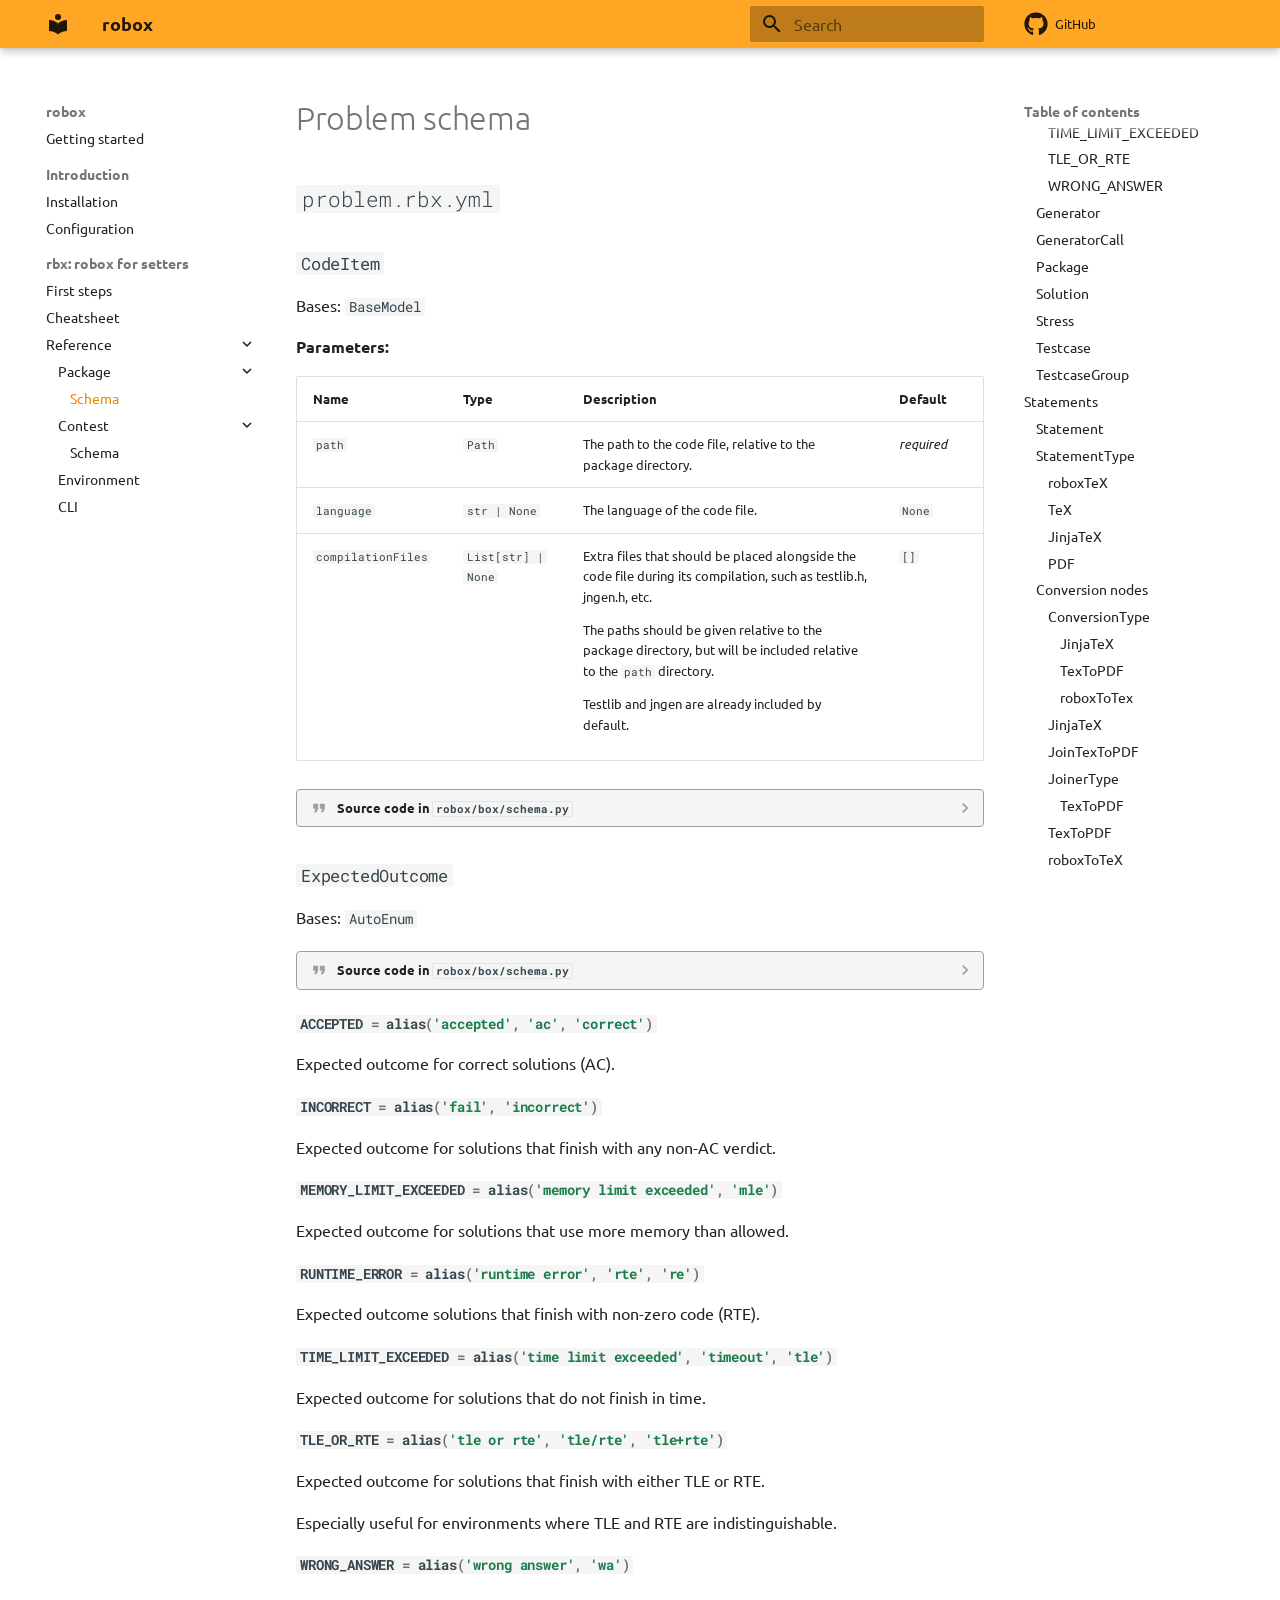
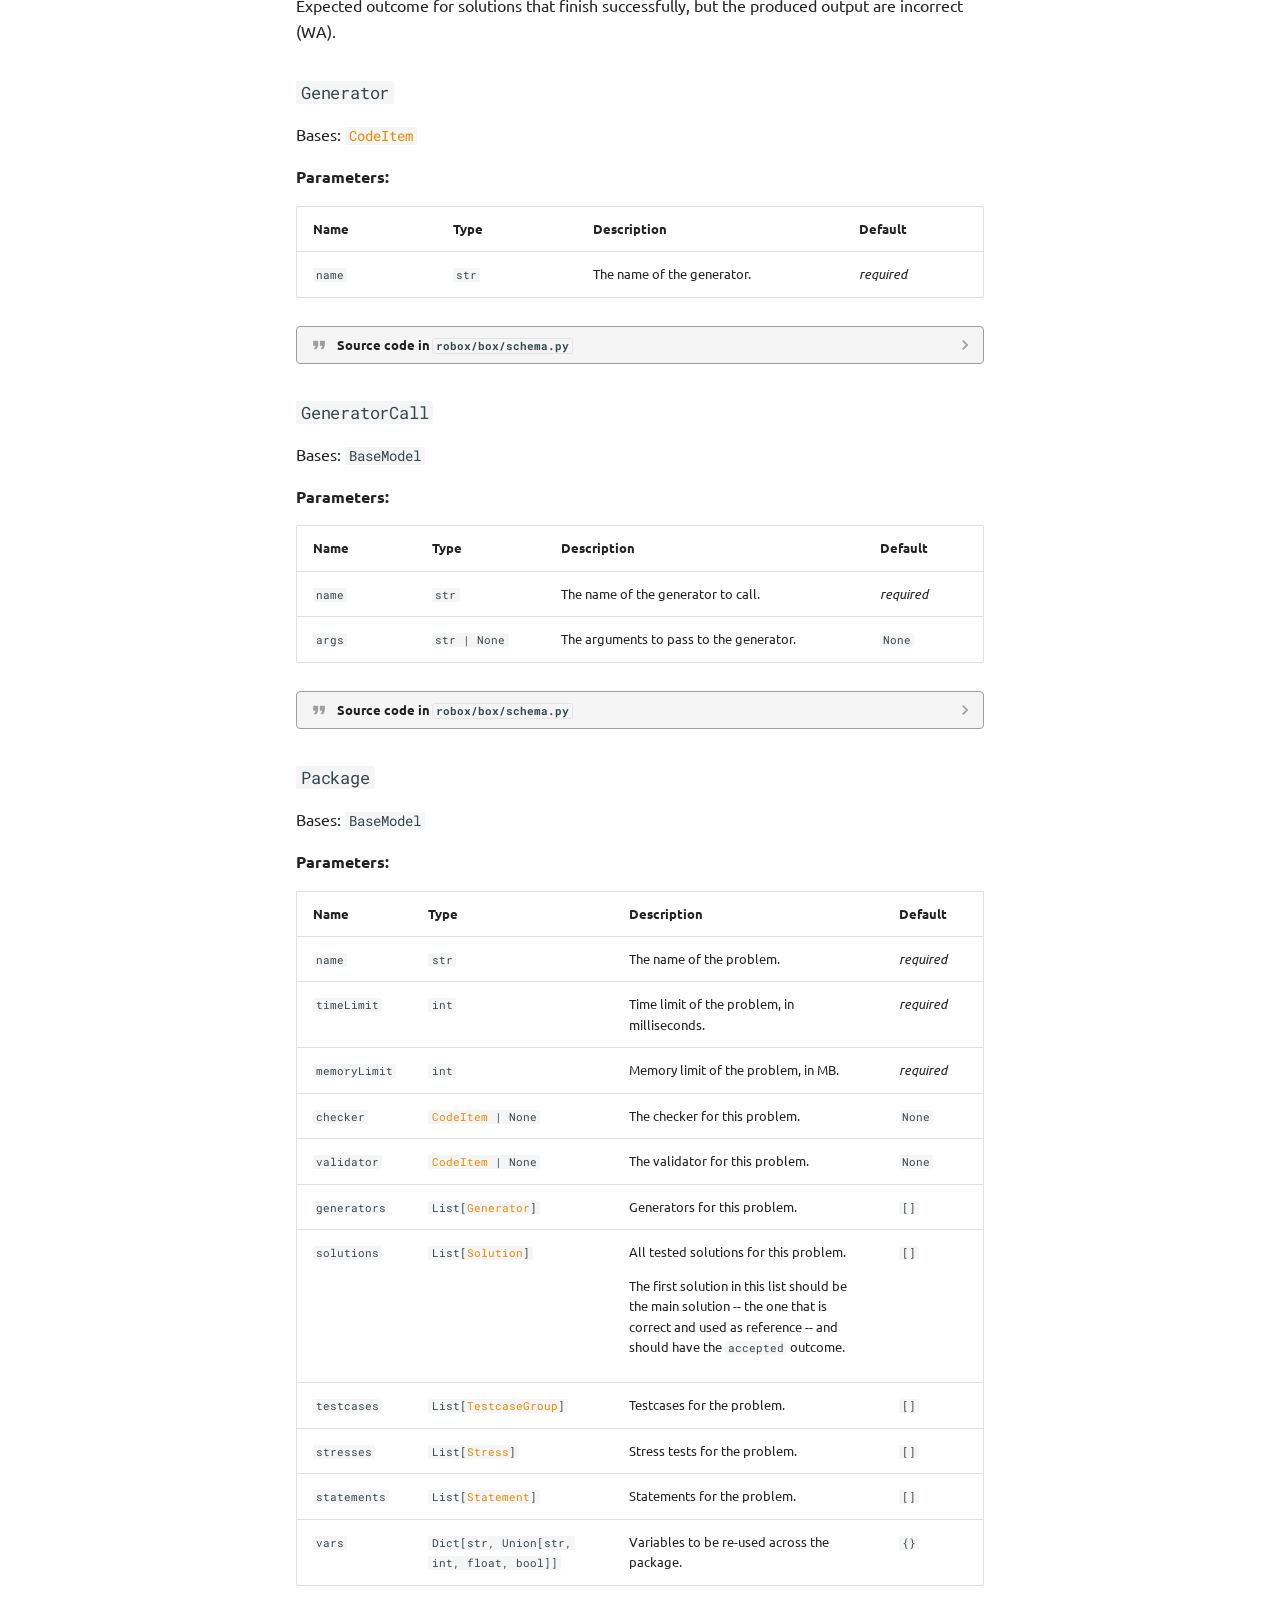
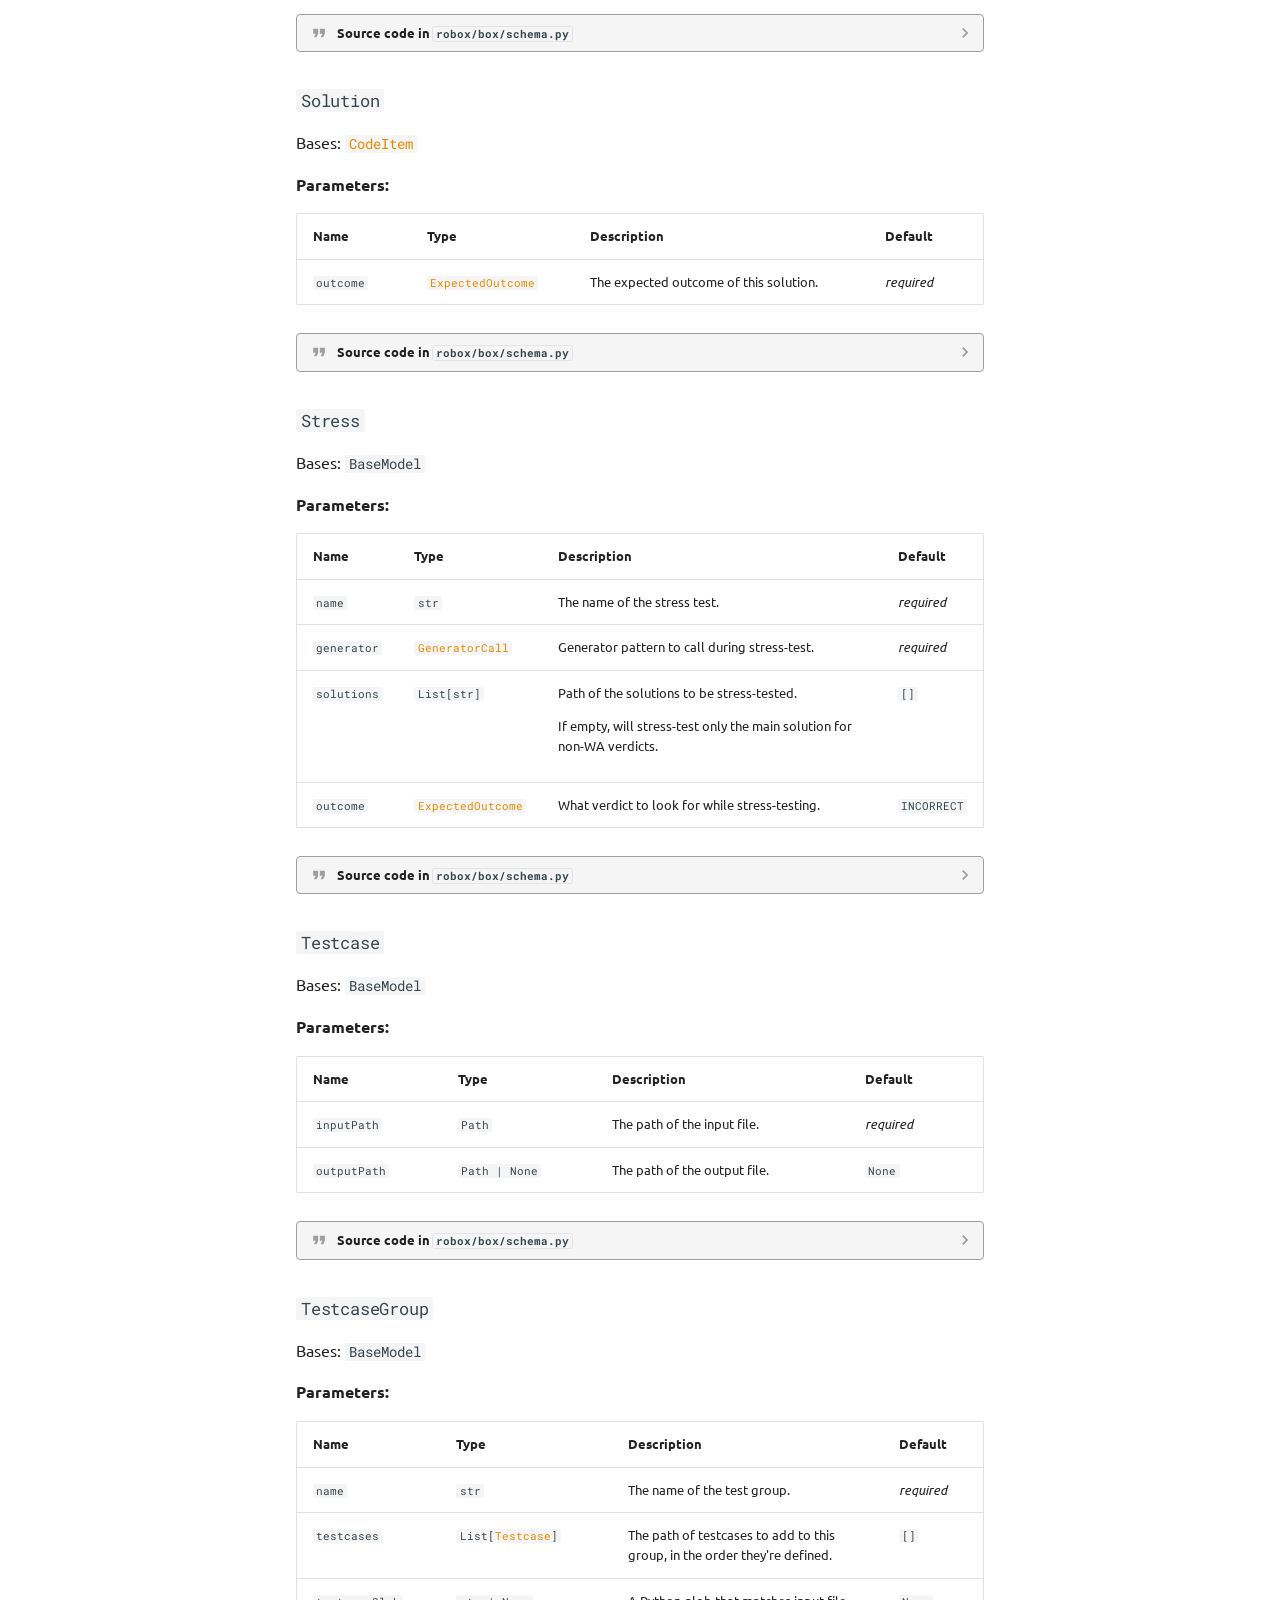
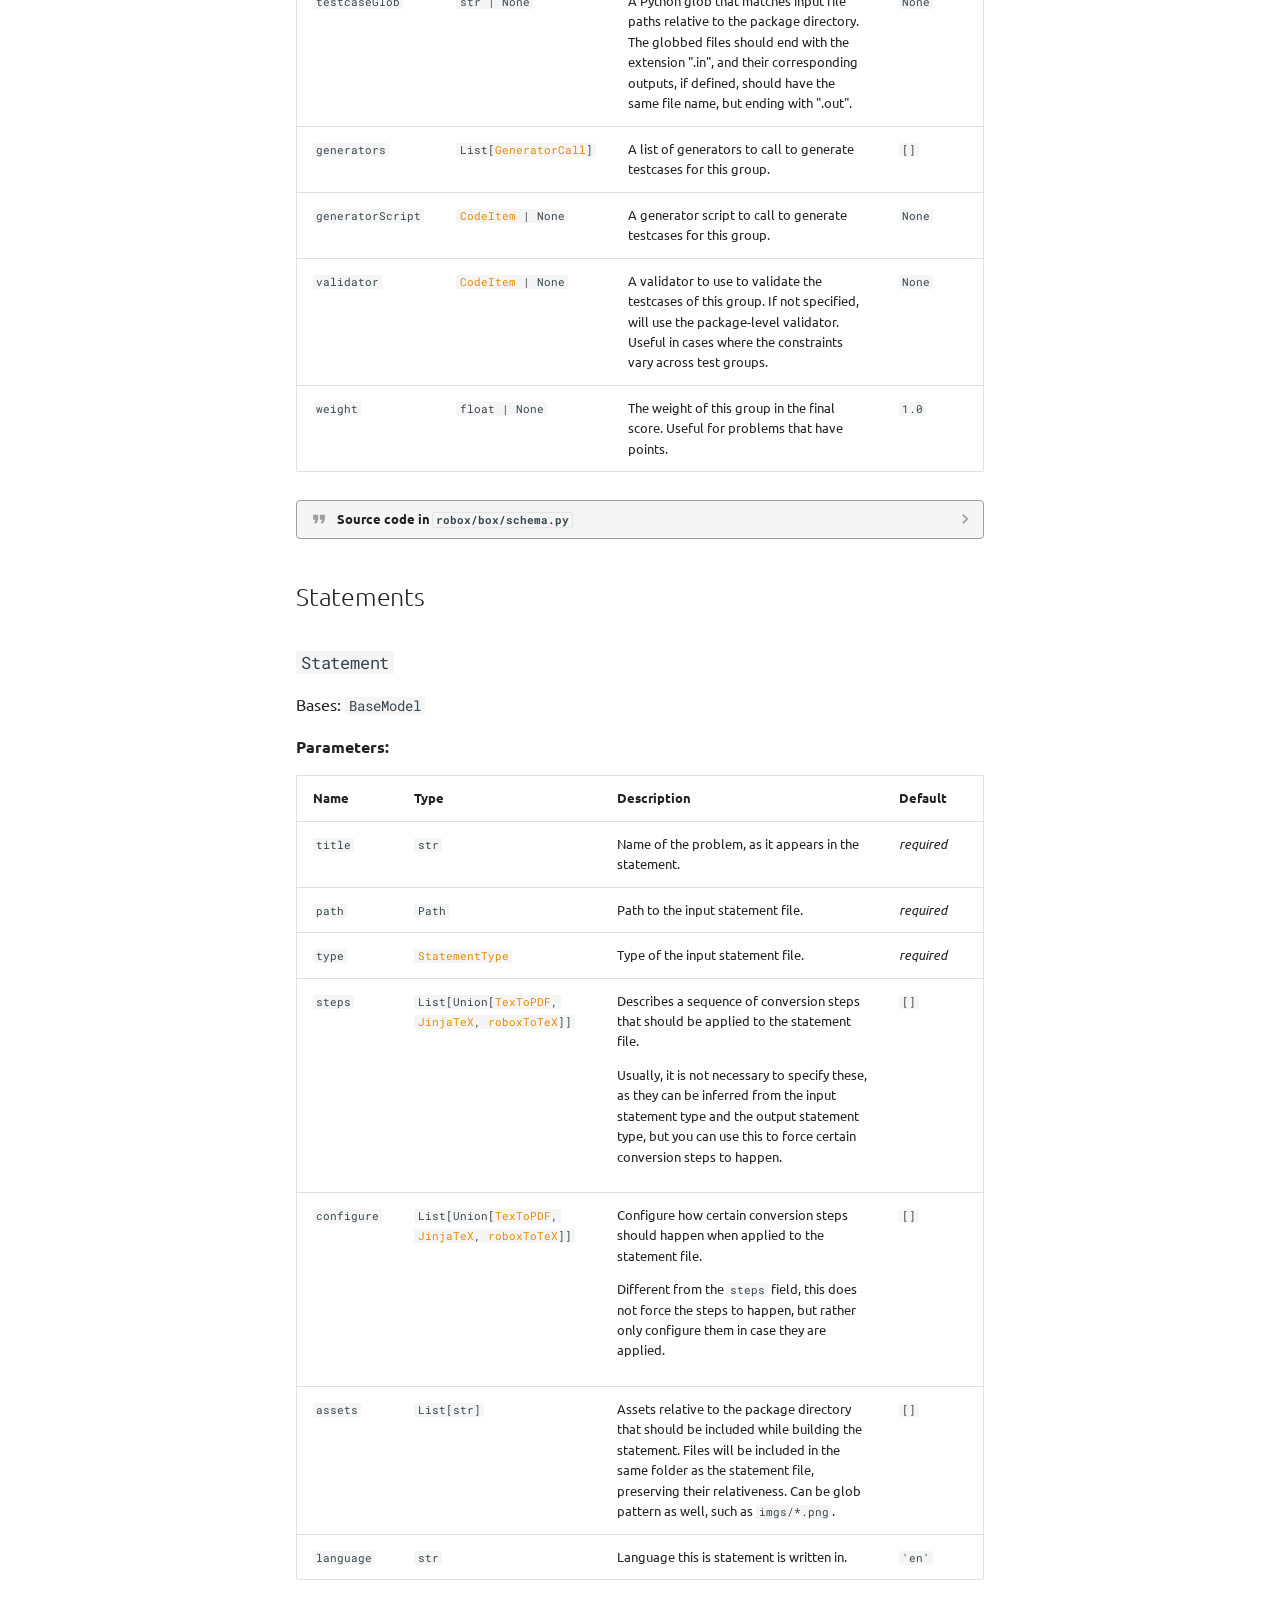
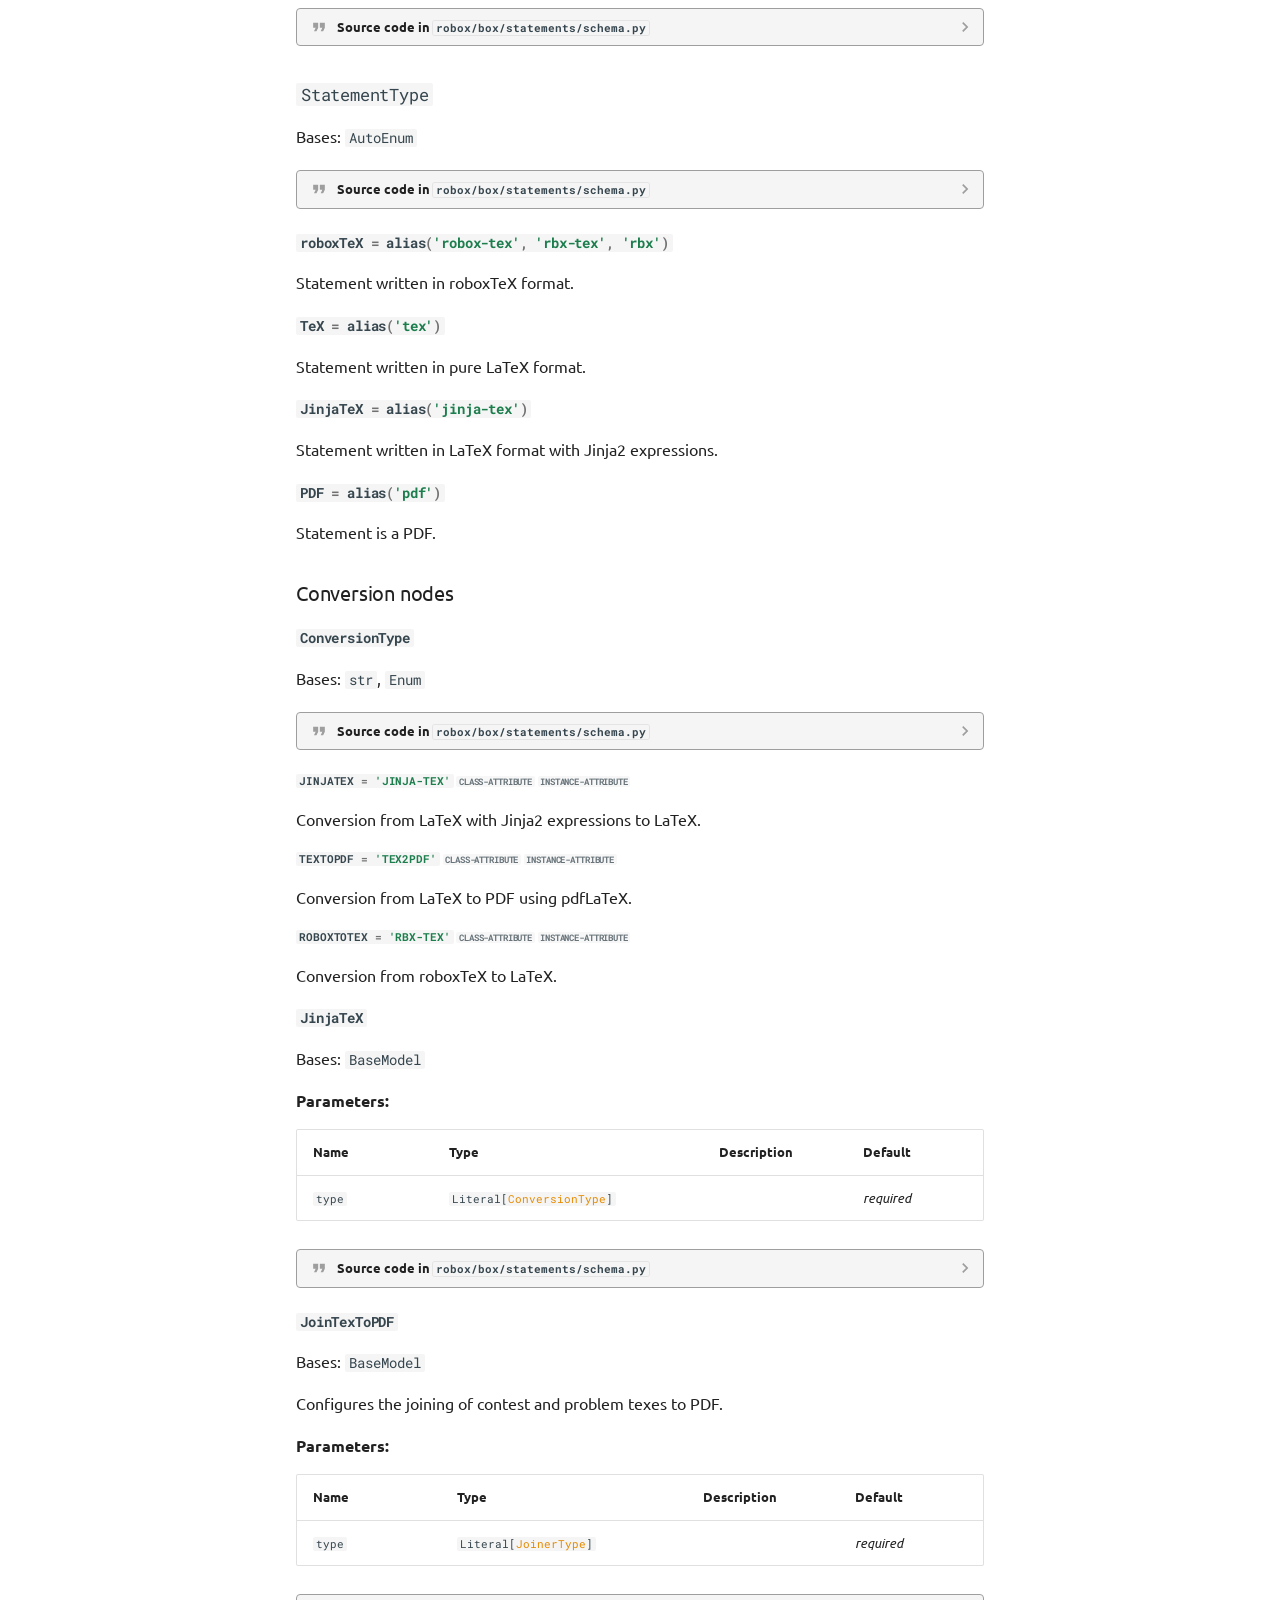
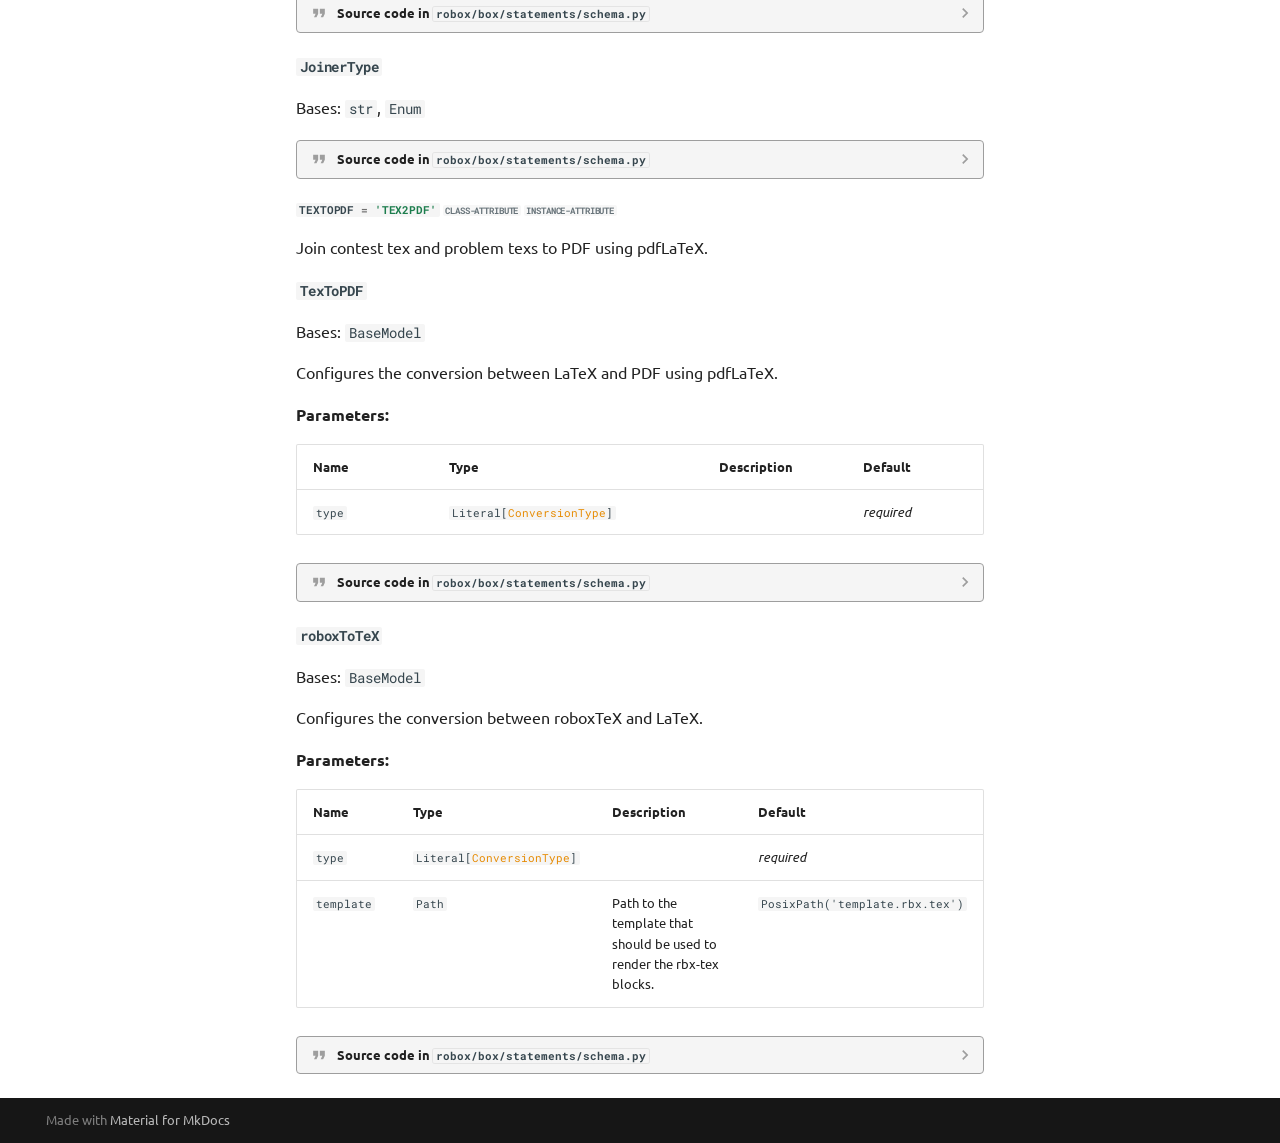
<file: setters/reference/package/schema/index.html>
<!doctype html>
<html lang="en" class="no-js">
  <head>
    
      <meta charset="utf-8">
      <meta name="viewport" content="width=device-width,initial-scale=1">
      
      
      
      
        <link rel="prev" href="../">
      
      
        <link rel="next" href="../../contest/">
      
      
      <link rel="icon" href="../../../../assets/images/favicon.png">
      <meta name="generator" content="mkdocs-1.6.0, mkdocs-material-9.5.28">
    
    
      
        <title>Schema - robox</title>
      
    
    
      <link rel="stylesheet" href="../../../../assets/stylesheets/main.6543a935.min.css">
      
        
        <link rel="stylesheet" href="../../../../assets/stylesheets/palette.06af60db.min.css">
      
      


    
    
      
    
    
      
        
        
        <link rel="preconnect" href="https://fonts.gstatic.com" crossorigin>
        <link rel="stylesheet" href="https://fonts.googleapis.com/css?family=Ubuntu:300,300i,400,400i,700,700i%7CRoboto+Mono:400,400i,700,700i&display=fallback">
        <style>:root{--md-text-font:"Ubuntu";--md-code-font:"Roboto Mono"}</style>
      
    
    
      <link rel="stylesheet" href="../../../../assets/_mkdocstrings.css">
    
      <link rel="stylesheet" href="../../../../extra.css">
    
      <link rel="stylesheet" href="../../../../termynal.css">
    
    <script>__md_scope=new URL("../../../..",location),__md_hash=e=>[...e].reduce((e,_)=>(e<<5)-e+_.charCodeAt(0),0),__md_get=(e,_=localStorage,t=__md_scope)=>JSON.parse(_.getItem(t.pathname+"."+e)),__md_set=(e,_,t=localStorage,a=__md_scope)=>{try{t.setItem(a.pathname+"."+e,JSON.stringify(_))}catch(e){}}</script>
    
      

    
    
    
  </head>
  
  
    
    
    
    
    
    <body dir="ltr" data-md-color-scheme="default" data-md-color-primary="orange" data-md-color-accent="indigo">
  
    
    <input class="md-toggle" data-md-toggle="drawer" type="checkbox" id="__drawer" autocomplete="off">
    <input class="md-toggle" data-md-toggle="search" type="checkbox" id="__search" autocomplete="off">
    <label class="md-overlay" for="__drawer"></label>
    <div data-md-component="skip">
      
        
        <a href="#problem-schema" class="md-skip">
          Skip to content
        </a>
      
    </div>
    <div data-md-component="announce">
      
    </div>
    
    
      

  

<header class="md-header md-header--shadow" data-md-component="header">
  <nav class="md-header__inner md-grid" aria-label="Header">
    <a href="../../../.." title="robox" class="md-header__button md-logo" aria-label="robox" data-md-component="logo">
      
  
  <svg xmlns="http://www.w3.org/2000/svg" viewBox="0 0 24 24"><path d="M12 8a3 3 0 0 0 3-3 3 3 0 0 0-3-3 3 3 0 0 0-3 3 3 3 0 0 0 3 3m0 3.54C9.64 9.35 6.5 8 3 8v11c3.5 0 6.64 1.35 9 3.54 2.36-2.19 5.5-3.54 9-3.54V8c-3.5 0-6.64 1.35-9 3.54Z"/></svg>

    </a>
    <label class="md-header__button md-icon" for="__drawer">
      
      <svg xmlns="http://www.w3.org/2000/svg" viewBox="0 0 24 24"><path d="M3 6h18v2H3V6m0 5h18v2H3v-2m0 5h18v2H3v-2Z"/></svg>
    </label>
    <div class="md-header__title" data-md-component="header-title">
      <div class="md-header__ellipsis">
        <div class="md-header__topic">
          <span class="md-ellipsis">
            robox
          </span>
        </div>
        <div class="md-header__topic" data-md-component="header-topic">
          <span class="md-ellipsis">
            
              Schema
            
          </span>
        </div>
      </div>
    </div>
    
      
    
    
    
    
      <label class="md-header__button md-icon" for="__search">
        
        <svg xmlns="http://www.w3.org/2000/svg" viewBox="0 0 24 24"><path d="M9.5 3A6.5 6.5 0 0 1 16 9.5c0 1.61-.59 3.09-1.56 4.23l.27.27h.79l5 5-1.5 1.5-5-5v-.79l-.27-.27A6.516 6.516 0 0 1 9.5 16 6.5 6.5 0 0 1 3 9.5 6.5 6.5 0 0 1 9.5 3m0 2C7 5 5 7 5 9.5S7 14 9.5 14 14 12 14 9.5 12 5 9.5 5Z"/></svg>
      </label>
      <div class="md-search" data-md-component="search" role="dialog">
  <label class="md-search__overlay" for="__search"></label>
  <div class="md-search__inner" role="search">
    <form class="md-search__form" name="search">
      <input type="text" class="md-search__input" name="query" aria-label="Search" placeholder="Search" autocapitalize="off" autocorrect="off" autocomplete="off" spellcheck="false" data-md-component="search-query" required>
      <label class="md-search__icon md-icon" for="__search">
        
        <svg xmlns="http://www.w3.org/2000/svg" viewBox="0 0 24 24"><path d="M9.5 3A6.5 6.5 0 0 1 16 9.5c0 1.61-.59 3.09-1.56 4.23l.27.27h.79l5 5-1.5 1.5-5-5v-.79l-.27-.27A6.516 6.516 0 0 1 9.5 16 6.5 6.5 0 0 1 3 9.5 6.5 6.5 0 0 1 9.5 3m0 2C7 5 5 7 5 9.5S7 14 9.5 14 14 12 14 9.5 12 5 9.5 5Z"/></svg>
        
        <svg xmlns="http://www.w3.org/2000/svg" viewBox="0 0 24 24"><path d="M20 11v2H8l5.5 5.5-1.42 1.42L4.16 12l7.92-7.92L13.5 5.5 8 11h12Z"/></svg>
      </label>
      <nav class="md-search__options" aria-label="Search">
        
        <button type="reset" class="md-search__icon md-icon" title="Clear" aria-label="Clear" tabindex="-1">
          
          <svg xmlns="http://www.w3.org/2000/svg" viewBox="0 0 24 24"><path d="M19 6.41 17.59 5 12 10.59 6.41 5 5 6.41 10.59 12 5 17.59 6.41 19 12 13.41 17.59 19 19 17.59 13.41 12 19 6.41Z"/></svg>
        </button>
      </nav>
      
        <div class="md-search__suggest" data-md-component="search-suggest"></div>
      
    </form>
    <div class="md-search__output">
      <div class="md-search__scrollwrap" tabindex="0" data-md-scrollfix>
        <div class="md-search-result" data-md-component="search-result">
          <div class="md-search-result__meta">
            Initializing search
          </div>
          <ol class="md-search-result__list" role="presentation"></ol>
        </div>
      </div>
    </div>
  </div>
</div>
    
    
      <div class="md-header__source">
        <a href="https://github.com/rsalesc/robox.io" title="Go to repository" class="md-source" data-md-component="source">
  <div class="md-source__icon md-icon">
    
    <svg xmlns="http://www.w3.org/2000/svg" viewBox="0 0 496 512"><!--! Font Awesome Free 6.5.2 by @fontawesome - https://fontawesome.com License - https://fontawesome.com/license/free (Icons: CC BY 4.0, Fonts: SIL OFL 1.1, Code: MIT License) Copyright 2024 Fonticons, Inc.--><path d="M165.9 397.4c0 2-2.3 3.6-5.2 3.6-3.3.3-5.6-1.3-5.6-3.6 0-2 2.3-3.6 5.2-3.6 3-.3 5.6 1.3 5.6 3.6zm-31.1-4.5c-.7 2 1.3 4.3 4.3 4.9 2.6 1 5.6 0 6.2-2s-1.3-4.3-4.3-5.2c-2.6-.7-5.5.3-6.2 2.3zm44.2-1.7c-2.9.7-4.9 2.6-4.6 4.9.3 2 2.9 3.3 5.9 2.6 2.9-.7 4.9-2.6 4.6-4.6-.3-1.9-3-3.2-5.9-2.9zM244.8 8C106.1 8 0 113.3 0 252c0 110.9 69.8 205.8 169.5 239.2 12.8 2.3 17.3-5.6 17.3-12.1 0-6.2-.3-40.4-.3-61.4 0 0-70 15-84.7-29.8 0 0-11.4-29.1-27.8-36.6 0 0-22.9-15.7 1.6-15.4 0 0 24.9 2 38.6 25.8 21.9 38.6 58.6 27.5 72.9 20.9 2.3-16 8.8-27.1 16-33.7-55.9-6.2-112.3-14.3-112.3-110.5 0-27.5 7.6-41.3 23.6-58.9-2.6-6.5-11.1-33.3 2.6-67.9 20.9-6.5 69 27 69 27 20-5.6 41.5-8.5 62.8-8.5s42.8 2.9 62.8 8.5c0 0 48.1-33.6 69-27 13.7 34.7 5.2 61.4 2.6 67.9 16 17.7 25.8 31.5 25.8 58.9 0 96.5-58.9 104.2-114.8 110.5 9.2 7.9 17 22.9 17 46.4 0 33.7-.3 75.4-.3 83.6 0 6.5 4.6 14.4 17.3 12.1C428.2 457.8 496 362.9 496 252 496 113.3 383.5 8 244.8 8zM97.2 352.9c-1.3 1-1 3.3.7 5.2 1.6 1.6 3.9 2.3 5.2 1 1.3-1 1-3.3-.7-5.2-1.6-1.6-3.9-2.3-5.2-1zm-10.8-8.1c-.7 1.3.3 2.9 2.3 3.9 1.6 1 3.6.7 4.3-.7.7-1.3-.3-2.9-2.3-3.9-2-.6-3.6-.3-4.3.7zm32.4 35.6c-1.6 1.3-1 4.3 1.3 6.2 2.3 2.3 5.2 2.6 6.5 1 1.3-1.3.7-4.3-1.3-6.2-2.2-2.3-5.2-2.6-6.5-1zm-11.4-14.7c-1.6 1-1.6 3.6 0 5.9 1.6 2.3 4.3 3.3 5.6 2.3 1.6-1.3 1.6-3.9 0-6.2-1.4-2.3-4-3.3-5.6-2z"/></svg>
  </div>
  <div class="md-source__repository">
    GitHub
  </div>
</a>
      </div>
    
  </nav>
  
</header>
    
    <div class="md-container" data-md-component="container">
      
      
        
          
        
      
      <main class="md-main" data-md-component="main">
        <div class="md-main__inner md-grid">
          
            
              
              <div class="md-sidebar md-sidebar--primary" data-md-component="sidebar" data-md-type="navigation" >
                <div class="md-sidebar__scrollwrap">
                  <div class="md-sidebar__inner">
                    



<nav class="md-nav md-nav--primary" aria-label="Navigation" data-md-level="0">
  <label class="md-nav__title" for="__drawer">
    <a href="../../../.." title="robox" class="md-nav__button md-logo" aria-label="robox" data-md-component="logo">
      
  
  <svg xmlns="http://www.w3.org/2000/svg" viewBox="0 0 24 24"><path d="M12 8a3 3 0 0 0 3-3 3 3 0 0 0-3-3 3 3 0 0 0-3 3 3 3 0 0 0 3 3m0 3.54C9.64 9.35 6.5 8 3 8v11c3.5 0 6.64 1.35 9 3.54 2.36-2.19 5.5-3.54 9-3.54V8c-3.5 0-6.64 1.35-9 3.54Z"/></svg>

    </a>
    robox
  </label>
  
    <div class="md-nav__source">
      <a href="https://github.com/rsalesc/robox.io" title="Go to repository" class="md-source" data-md-component="source">
  <div class="md-source__icon md-icon">
    
    <svg xmlns="http://www.w3.org/2000/svg" viewBox="0 0 496 512"><!--! Font Awesome Free 6.5.2 by @fontawesome - https://fontawesome.com License - https://fontawesome.com/license/free (Icons: CC BY 4.0, Fonts: SIL OFL 1.1, Code: MIT License) Copyright 2024 Fonticons, Inc.--><path d="M165.9 397.4c0 2-2.3 3.6-5.2 3.6-3.3.3-5.6-1.3-5.6-3.6 0-2 2.3-3.6 5.2-3.6 3-.3 5.6 1.3 5.6 3.6zm-31.1-4.5c-.7 2 1.3 4.3 4.3 4.9 2.6 1 5.6 0 6.2-2s-1.3-4.3-4.3-5.2c-2.6-.7-5.5.3-6.2 2.3zm44.2-1.7c-2.9.7-4.9 2.6-4.6 4.9.3 2 2.9 3.3 5.9 2.6 2.9-.7 4.9-2.6 4.6-4.6-.3-1.9-3-3.2-5.9-2.9zM244.8 8C106.1 8 0 113.3 0 252c0 110.9 69.8 205.8 169.5 239.2 12.8 2.3 17.3-5.6 17.3-12.1 0-6.2-.3-40.4-.3-61.4 0 0-70 15-84.7-29.8 0 0-11.4-29.1-27.8-36.6 0 0-22.9-15.7 1.6-15.4 0 0 24.9 2 38.6 25.8 21.9 38.6 58.6 27.5 72.9 20.9 2.3-16 8.8-27.1 16-33.7-55.9-6.2-112.3-14.3-112.3-110.5 0-27.5 7.6-41.3 23.6-58.9-2.6-6.5-11.1-33.3 2.6-67.9 20.9-6.5 69 27 69 27 20-5.6 41.5-8.5 62.8-8.5s42.8 2.9 62.8 8.5c0 0 48.1-33.6 69-27 13.7 34.7 5.2 61.4 2.6 67.9 16 17.7 25.8 31.5 25.8 58.9 0 96.5-58.9 104.2-114.8 110.5 9.2 7.9 17 22.9 17 46.4 0 33.7-.3 75.4-.3 83.6 0 6.5 4.6 14.4 17.3 12.1C428.2 457.8 496 362.9 496 252 496 113.3 383.5 8 244.8 8zM97.2 352.9c-1.3 1-1 3.3.7 5.2 1.6 1.6 3.9 2.3 5.2 1 1.3-1 1-3.3-.7-5.2-1.6-1.6-3.9-2.3-5.2-1zm-10.8-8.1c-.7 1.3.3 2.9 2.3 3.9 1.6 1 3.6.7 4.3-.7.7-1.3-.3-2.9-2.3-3.9-2-.6-3.6-.3-4.3.7zm32.4 35.6c-1.6 1.3-1 4.3 1.3 6.2 2.3 2.3 5.2 2.6 6.5 1 1.3-1.3.7-4.3-1.3-6.2-2.2-2.3-5.2-2.6-6.5-1zm-11.4-14.7c-1.6 1-1.6 3.6 0 5.9 1.6 2.3 4.3 3.3 5.6 2.3 1.6-1.3 1.6-3.9 0-6.2-1.4-2.3-4-3.3-5.6-2z"/></svg>
  </div>
  <div class="md-source__repository">
    GitHub
  </div>
</a>
    </div>
  
  <ul class="md-nav__list" data-md-scrollfix>
    
      
      
  
  
  
  
    <li class="md-nav__item">
      <a href="../../../.." class="md-nav__link">
        
  
  <span class="md-ellipsis">
    Getting started
  </span>
  

      </a>
    </li>
  

    
      
      
  
  
  
  
    
    
      
        
      
        
      
    
    
      
        
        
      
    
    
    <li class="md-nav__item md-nav__item--section md-nav__item--nested">
      
        
        
          
        
        <input class="md-nav__toggle md-toggle md-toggle--indeterminate" type="checkbox" id="__nav_2" >
        
          
          <label class="md-nav__link" for="__nav_2" id="__nav_2_label" tabindex="">
            
  
  <span class="md-ellipsis">
    Introduction
  </span>
  

            <span class="md-nav__icon md-icon"></span>
          </label>
        
        <nav class="md-nav" data-md-level="1" aria-labelledby="__nav_2_label" aria-expanded="false">
          <label class="md-nav__title" for="__nav_2">
            <span class="md-nav__icon md-icon"></span>
            Introduction
          </label>
          <ul class="md-nav__list" data-md-scrollfix>
            
              
                
  
  
  
  
    <li class="md-nav__item">
      <a href="../../../../intro/installation/" class="md-nav__link">
        
  
  <span class="md-ellipsis">
    Installation
  </span>
  

      </a>
    </li>
  

              
            
              
                
  
  
  
  
    <li class="md-nav__item">
      <a href="../../../../intro/configuration/" class="md-nav__link">
        
  
  <span class="md-ellipsis">
    Configuration
  </span>
  

      </a>
    </li>
  

              
            
          </ul>
        </nav>
      
    </li>
  

    
      
      
  
  
    
  
  
  
    
    
      
        
      
        
      
        
      
    
    
      
        
        
      
    
    
    <li class="md-nav__item md-nav__item--active md-nav__item--section md-nav__item--nested">
      
        
        
        <input class="md-nav__toggle md-toggle " type="checkbox" id="__nav_3" checked>
        
          
          <label class="md-nav__link" for="__nav_3" id="__nav_3_label" tabindex="">
            
  
  <span class="md-ellipsis">
    rbx: robox for setters
  </span>
  

            <span class="md-nav__icon md-icon"></span>
          </label>
        
        <nav class="md-nav" data-md-level="1" aria-labelledby="__nav_3_label" aria-expanded="true">
          <label class="md-nav__title" for="__nav_3">
            <span class="md-nav__icon md-icon"></span>
            rbx: robox for setters
          </label>
          <ul class="md-nav__list" data-md-scrollfix>
            
              
                
  
  
  
  
    <li class="md-nav__item">
      <a href="../../../first-steps/" class="md-nav__link">
        
  
  <span class="md-ellipsis">
    First steps
  </span>
  

      </a>
    </li>
  

              
            
              
                
  
  
  
  
    <li class="md-nav__item">
      <a href="../../../cheatsheet/" class="md-nav__link">
        
  
  <span class="md-ellipsis">
    Cheatsheet
  </span>
  

      </a>
    </li>
  

              
            
              
                
  
  
    
  
  
  
    
    
      
        
      
        
      
        
      
        
      
    
    
      
    
    
    <li class="md-nav__item md-nav__item--active md-nav__item--nested">
      
        
        
        <input class="md-nav__toggle md-toggle " type="checkbox" id="__nav_3_3" checked>
        
          
          <label class="md-nav__link" for="__nav_3_3" id="__nav_3_3_label" tabindex="0">
            
  
  <span class="md-ellipsis">
    Reference
  </span>
  

            <span class="md-nav__icon md-icon"></span>
          </label>
        
        <nav class="md-nav" data-md-level="2" aria-labelledby="__nav_3_3_label" aria-expanded="true">
          <label class="md-nav__title" for="__nav_3_3">
            <span class="md-nav__icon md-icon"></span>
            Reference
          </label>
          <ul class="md-nav__list" data-md-scrollfix>
            
              
                
  
  
    
  
  
  
    
    
      
        
          
        
      
        
      
    
    
      
    
    
    <li class="md-nav__item md-nav__item--active md-nav__item--nested">
      
        
        
        <input class="md-nav__toggle md-toggle " type="checkbox" id="__nav_3_3_1" checked>
        
          
          
          <div class="md-nav__link md-nav__container">
            <a href="../" class="md-nav__link ">
              
  
  <span class="md-ellipsis">
    Package
  </span>
  

            </a>
            
              
              <label class="md-nav__link " for="__nav_3_3_1" id="__nav_3_3_1_label" tabindex="0">
                <span class="md-nav__icon md-icon"></span>
              </label>
            
          </div>
        
        <nav class="md-nav" data-md-level="3" aria-labelledby="__nav_3_3_1_label" aria-expanded="true">
          <label class="md-nav__title" for="__nav_3_3_1">
            <span class="md-nav__icon md-icon"></span>
            Package
          </label>
          <ul class="md-nav__list" data-md-scrollfix>
            
              
            
              
                
  
  
    
  
  
  
    <li class="md-nav__item md-nav__item--active">
      
      <input class="md-nav__toggle md-toggle" type="checkbox" id="__toc">
      
      
        
      
      
        <label class="md-nav__link md-nav__link--active" for="__toc">
          
  
  <span class="md-ellipsis">
    Schema
  </span>
  

          <span class="md-nav__icon md-icon"></span>
        </label>
      
      <a href="./" class="md-nav__link md-nav__link--active">
        
  
  <span class="md-ellipsis">
    Schema
  </span>
  

      </a>
      
        

<nav class="md-nav md-nav--secondary" aria-label="Table of contents">
  
  
  
    
  
  
    <label class="md-nav__title" for="__toc">
      <span class="md-nav__icon md-icon"></span>
      Table of contents
    </label>
    <ul class="md-nav__list" data-md-component="toc" data-md-scrollfix>
      
        <li class="md-nav__item">
  <a href="#problemrbxyml" class="md-nav__link">
    <span class="md-ellipsis">
      problem.rbx.yml
    </span>
  </a>
  
    <nav class="md-nav" aria-label="problem.rbx.yml">
      <ul class="md-nav__list">
        
          <li class="md-nav__item">
  <a href="#robox.box.schema.CodeItem" class="md-nav__link">
    <span class="md-ellipsis">
      CodeItem
    </span>
  </a>
  
</li>
        
          <li class="md-nav__item">
  <a href="#robox.box.schema.ExpectedOutcome" class="md-nav__link">
    <span class="md-ellipsis">
      ExpectedOutcome
    </span>
  </a>
  
    <nav class="md-nav" aria-label="ExpectedOutcome">
      <ul class="md-nav__list">
        
          <li class="md-nav__item">
  <a href="#robox.box.schema.ExpectedOutcome.ACCEPTED" class="md-nav__link">
    <span class="md-ellipsis">
      ACCEPTED
    </span>
  </a>
  
</li>
        
          <li class="md-nav__item">
  <a href="#robox.box.schema.ExpectedOutcome.INCORRECT" class="md-nav__link">
    <span class="md-ellipsis">
      INCORRECT
    </span>
  </a>
  
</li>
        
          <li class="md-nav__item">
  <a href="#robox.box.schema.ExpectedOutcome.MEMORY_LIMIT_EXCEEDED" class="md-nav__link">
    <span class="md-ellipsis">
      MEMORY_LIMIT_EXCEEDED
    </span>
  </a>
  
</li>
        
          <li class="md-nav__item">
  <a href="#robox.box.schema.ExpectedOutcome.RUNTIME_ERROR" class="md-nav__link">
    <span class="md-ellipsis">
      RUNTIME_ERROR
    </span>
  </a>
  
</li>
        
          <li class="md-nav__item">
  <a href="#robox.box.schema.ExpectedOutcome.TIME_LIMIT_EXCEEDED" class="md-nav__link">
    <span class="md-ellipsis">
      TIME_LIMIT_EXCEEDED
    </span>
  </a>
  
</li>
        
          <li class="md-nav__item">
  <a href="#robox.box.schema.ExpectedOutcome.TLE_OR_RTE" class="md-nav__link">
    <span class="md-ellipsis">
      TLE_OR_RTE
    </span>
  </a>
  
</li>
        
          <li class="md-nav__item">
  <a href="#robox.box.schema.ExpectedOutcome.WRONG_ANSWER" class="md-nav__link">
    <span class="md-ellipsis">
      WRONG_ANSWER
    </span>
  </a>
  
</li>
        
      </ul>
    </nav>
  
</li>
        
          <li class="md-nav__item">
  <a href="#robox.box.schema.Generator" class="md-nav__link">
    <span class="md-ellipsis">
      Generator
    </span>
  </a>
  
</li>
        
          <li class="md-nav__item">
  <a href="#robox.box.schema.GeneratorCall" class="md-nav__link">
    <span class="md-ellipsis">
      GeneratorCall
    </span>
  </a>
  
</li>
        
          <li class="md-nav__item">
  <a href="#robox.box.schema.Package" class="md-nav__link">
    <span class="md-ellipsis">
      Package
    </span>
  </a>
  
</li>
        
          <li class="md-nav__item">
  <a href="#robox.box.schema.Solution" class="md-nav__link">
    <span class="md-ellipsis">
      Solution
    </span>
  </a>
  
</li>
        
          <li class="md-nav__item">
  <a href="#robox.box.schema.Stress" class="md-nav__link">
    <span class="md-ellipsis">
      Stress
    </span>
  </a>
  
</li>
        
          <li class="md-nav__item">
  <a href="#robox.box.schema.Testcase" class="md-nav__link">
    <span class="md-ellipsis">
      Testcase
    </span>
  </a>
  
</li>
        
          <li class="md-nav__item">
  <a href="#robox.box.schema.TestcaseGroup" class="md-nav__link">
    <span class="md-ellipsis">
      TestcaseGroup
    </span>
  </a>
  
</li>
        
      </ul>
    </nav>
  
</li>
      
        <li class="md-nav__item">
  <a href="#statements" class="md-nav__link">
    <span class="md-ellipsis">
      Statements
    </span>
  </a>
  
    <nav class="md-nav" aria-label="Statements">
      <ul class="md-nav__list">
        
          <li class="md-nav__item">
  <a href="#robox.box.statements.schema.Statement" class="md-nav__link">
    <span class="md-ellipsis">
      Statement
    </span>
  </a>
  
</li>
        
          <li class="md-nav__item">
  <a href="#robox.box.statements.schema.StatementType" class="md-nav__link">
    <span class="md-ellipsis">
      StatementType
    </span>
  </a>
  
    <nav class="md-nav" aria-label="StatementType">
      <ul class="md-nav__list">
        
          <li class="md-nav__item">
  <a href="#robox.box.statements.schema.StatementType.roboxTeX" class="md-nav__link">
    <span class="md-ellipsis">
      roboxTeX
    </span>
  </a>
  
</li>
        
          <li class="md-nav__item">
  <a href="#robox.box.statements.schema.StatementType.TeX" class="md-nav__link">
    <span class="md-ellipsis">
      TeX
    </span>
  </a>
  
</li>
        
          <li class="md-nav__item">
  <a href="#robox.box.statements.schema.StatementType.JinjaTeX" class="md-nav__link">
    <span class="md-ellipsis">
      JinjaTeX
    </span>
  </a>
  
</li>
        
          <li class="md-nav__item">
  <a href="#robox.box.statements.schema.StatementType.PDF" class="md-nav__link">
    <span class="md-ellipsis">
      PDF
    </span>
  </a>
  
</li>
        
      </ul>
    </nav>
  
</li>
        
          <li class="md-nav__item">
  <a href="#conversion-nodes" class="md-nav__link">
    <span class="md-ellipsis">
      Conversion nodes
    </span>
  </a>
  
    <nav class="md-nav" aria-label="Conversion nodes">
      <ul class="md-nav__list">
        
          <li class="md-nav__item">
  <a href="#robox.box.statements.schema.ConversionType" class="md-nav__link">
    <span class="md-ellipsis">
      ConversionType
    </span>
  </a>
  
    <nav class="md-nav" aria-label="ConversionType">
      <ul class="md-nav__list">
        
          <li class="md-nav__item">
  <a href="#robox.box.statements.schema.ConversionType.JinjaTeX" class="md-nav__link">
    <span class="md-ellipsis">
      JinjaTeX
    </span>
  </a>
  
</li>
        
          <li class="md-nav__item">
  <a href="#robox.box.statements.schema.ConversionType.TexToPDF" class="md-nav__link">
    <span class="md-ellipsis">
      TexToPDF
    </span>
  </a>
  
</li>
        
          <li class="md-nav__item">
  <a href="#robox.box.statements.schema.ConversionType.roboxToTex" class="md-nav__link">
    <span class="md-ellipsis">
      roboxToTex
    </span>
  </a>
  
</li>
        
      </ul>
    </nav>
  
</li>
        
          <li class="md-nav__item">
  <a href="#robox.box.statements.schema.JinjaTeX" class="md-nav__link">
    <span class="md-ellipsis">
      JinjaTeX
    </span>
  </a>
  
</li>
        
          <li class="md-nav__item">
  <a href="#robox.box.statements.schema.JoinTexToPDF" class="md-nav__link">
    <span class="md-ellipsis">
      JoinTexToPDF
    </span>
  </a>
  
</li>
        
          <li class="md-nav__item">
  <a href="#robox.box.statements.schema.JoinerType" class="md-nav__link">
    <span class="md-ellipsis">
      JoinerType
    </span>
  </a>
  
    <nav class="md-nav" aria-label="JoinerType">
      <ul class="md-nav__list">
        
          <li class="md-nav__item">
  <a href="#robox.box.statements.schema.JoinerType.TexToPDF" class="md-nav__link">
    <span class="md-ellipsis">
      TexToPDF
    </span>
  </a>
  
</li>
        
      </ul>
    </nav>
  
</li>
        
          <li class="md-nav__item">
  <a href="#robox.box.statements.schema.TexToPDF" class="md-nav__link">
    <span class="md-ellipsis">
      TexToPDF
    </span>
  </a>
  
</li>
        
          <li class="md-nav__item">
  <a href="#robox.box.statements.schema.roboxToTeX" class="md-nav__link">
    <span class="md-ellipsis">
      roboxToTeX
    </span>
  </a>
  
</li>
        
      </ul>
    </nav>
  
</li>
        
      </ul>
    </nav>
  
</li>
      
    </ul>
  
</nav>
      
    </li>
  

              
            
          </ul>
        </nav>
      
    </li>
  

              
            
              
                
  
  
  
  
    
    
      
        
          
        
      
        
      
    
    
      
    
    
    <li class="md-nav__item md-nav__item--nested">
      
        
        
          
        
        <input class="md-nav__toggle md-toggle md-toggle--indeterminate" type="checkbox" id="__nav_3_3_2" >
        
          
          
          <div class="md-nav__link md-nav__container">
            <a href="../../contest/" class="md-nav__link ">
              
  
  <span class="md-ellipsis">
    Contest
  </span>
  

            </a>
            
              
              <label class="md-nav__link " for="__nav_3_3_2" id="__nav_3_3_2_label" tabindex="0">
                <span class="md-nav__icon md-icon"></span>
              </label>
            
          </div>
        
        <nav class="md-nav" data-md-level="3" aria-labelledby="__nav_3_3_2_label" aria-expanded="false">
          <label class="md-nav__title" for="__nav_3_3_2">
            <span class="md-nav__icon md-icon"></span>
            Contest
          </label>
          <ul class="md-nav__list" data-md-scrollfix>
            
              
            
              
                
  
  
  
  
    <li class="md-nav__item">
      <a href="../../contest/schema/" class="md-nav__link">
        
  
  <span class="md-ellipsis">
    Schema
  </span>
  

      </a>
    </li>
  

              
            
          </ul>
        </nav>
      
    </li>
  

              
            
              
                
  
  
  
  
    <li class="md-nav__item">
      <a href="../../environment/" class="md-nav__link">
        
  
  <span class="md-ellipsis">
    Environment
  </span>
  

      </a>
    </li>
  

              
            
              
                
  
  
  
  
    <li class="md-nav__item">
      <a href="../../cli/" class="md-nav__link">
        
  
  <span class="md-ellipsis">
    CLI
  </span>
  

      </a>
    </li>
  

              
            
          </ul>
        </nav>
      
    </li>
  

              
            
          </ul>
        </nav>
      
    </li>
  

    
  </ul>
</nav>
                  </div>
                </div>
              </div>
            
            
              
              <div class="md-sidebar md-sidebar--secondary" data-md-component="sidebar" data-md-type="toc" >
                <div class="md-sidebar__scrollwrap">
                  <div class="md-sidebar__inner">
                    

<nav class="md-nav md-nav--secondary" aria-label="Table of contents">
  
  
  
    
  
  
    <label class="md-nav__title" for="__toc">
      <span class="md-nav__icon md-icon"></span>
      Table of contents
    </label>
    <ul class="md-nav__list" data-md-component="toc" data-md-scrollfix>
      
        <li class="md-nav__item">
  <a href="#problemrbxyml" class="md-nav__link">
    <span class="md-ellipsis">
      problem.rbx.yml
    </span>
  </a>
  
    <nav class="md-nav" aria-label="problem.rbx.yml">
      <ul class="md-nav__list">
        
          <li class="md-nav__item">
  <a href="#robox.box.schema.CodeItem" class="md-nav__link">
    <span class="md-ellipsis">
      CodeItem
    </span>
  </a>
  
</li>
        
          <li class="md-nav__item">
  <a href="#robox.box.schema.ExpectedOutcome" class="md-nav__link">
    <span class="md-ellipsis">
      ExpectedOutcome
    </span>
  </a>
  
    <nav class="md-nav" aria-label="ExpectedOutcome">
      <ul class="md-nav__list">
        
          <li class="md-nav__item">
  <a href="#robox.box.schema.ExpectedOutcome.ACCEPTED" class="md-nav__link">
    <span class="md-ellipsis">
      ACCEPTED
    </span>
  </a>
  
</li>
        
          <li class="md-nav__item">
  <a href="#robox.box.schema.ExpectedOutcome.INCORRECT" class="md-nav__link">
    <span class="md-ellipsis">
      INCORRECT
    </span>
  </a>
  
</li>
        
          <li class="md-nav__item">
  <a href="#robox.box.schema.ExpectedOutcome.MEMORY_LIMIT_EXCEEDED" class="md-nav__link">
    <span class="md-ellipsis">
      MEMORY_LIMIT_EXCEEDED
    </span>
  </a>
  
</li>
        
          <li class="md-nav__item">
  <a href="#robox.box.schema.ExpectedOutcome.RUNTIME_ERROR" class="md-nav__link">
    <span class="md-ellipsis">
      RUNTIME_ERROR
    </span>
  </a>
  
</li>
        
          <li class="md-nav__item">
  <a href="#robox.box.schema.ExpectedOutcome.TIME_LIMIT_EXCEEDED" class="md-nav__link">
    <span class="md-ellipsis">
      TIME_LIMIT_EXCEEDED
    </span>
  </a>
  
</li>
        
          <li class="md-nav__item">
  <a href="#robox.box.schema.ExpectedOutcome.TLE_OR_RTE" class="md-nav__link">
    <span class="md-ellipsis">
      TLE_OR_RTE
    </span>
  </a>
  
</li>
        
          <li class="md-nav__item">
  <a href="#robox.box.schema.ExpectedOutcome.WRONG_ANSWER" class="md-nav__link">
    <span class="md-ellipsis">
      WRONG_ANSWER
    </span>
  </a>
  
</li>
        
      </ul>
    </nav>
  
</li>
        
          <li class="md-nav__item">
  <a href="#robox.box.schema.Generator" class="md-nav__link">
    <span class="md-ellipsis">
      Generator
    </span>
  </a>
  
</li>
        
          <li class="md-nav__item">
  <a href="#robox.box.schema.GeneratorCall" class="md-nav__link">
    <span class="md-ellipsis">
      GeneratorCall
    </span>
  </a>
  
</li>
        
          <li class="md-nav__item">
  <a href="#robox.box.schema.Package" class="md-nav__link">
    <span class="md-ellipsis">
      Package
    </span>
  </a>
  
</li>
        
          <li class="md-nav__item">
  <a href="#robox.box.schema.Solution" class="md-nav__link">
    <span class="md-ellipsis">
      Solution
    </span>
  </a>
  
</li>
        
          <li class="md-nav__item">
  <a href="#robox.box.schema.Stress" class="md-nav__link">
    <span class="md-ellipsis">
      Stress
    </span>
  </a>
  
</li>
        
          <li class="md-nav__item">
  <a href="#robox.box.schema.Testcase" class="md-nav__link">
    <span class="md-ellipsis">
      Testcase
    </span>
  </a>
  
</li>
        
          <li class="md-nav__item">
  <a href="#robox.box.schema.TestcaseGroup" class="md-nav__link">
    <span class="md-ellipsis">
      TestcaseGroup
    </span>
  </a>
  
</li>
        
      </ul>
    </nav>
  
</li>
      
        <li class="md-nav__item">
  <a href="#statements" class="md-nav__link">
    <span class="md-ellipsis">
      Statements
    </span>
  </a>
  
    <nav class="md-nav" aria-label="Statements">
      <ul class="md-nav__list">
        
          <li class="md-nav__item">
  <a href="#robox.box.statements.schema.Statement" class="md-nav__link">
    <span class="md-ellipsis">
      Statement
    </span>
  </a>
  
</li>
        
          <li class="md-nav__item">
  <a href="#robox.box.statements.schema.StatementType" class="md-nav__link">
    <span class="md-ellipsis">
      StatementType
    </span>
  </a>
  
    <nav class="md-nav" aria-label="StatementType">
      <ul class="md-nav__list">
        
          <li class="md-nav__item">
  <a href="#robox.box.statements.schema.StatementType.roboxTeX" class="md-nav__link">
    <span class="md-ellipsis">
      roboxTeX
    </span>
  </a>
  
</li>
        
          <li class="md-nav__item">
  <a href="#robox.box.statements.schema.StatementType.TeX" class="md-nav__link">
    <span class="md-ellipsis">
      TeX
    </span>
  </a>
  
</li>
        
          <li class="md-nav__item">
  <a href="#robox.box.statements.schema.StatementType.JinjaTeX" class="md-nav__link">
    <span class="md-ellipsis">
      JinjaTeX
    </span>
  </a>
  
</li>
        
          <li class="md-nav__item">
  <a href="#robox.box.statements.schema.StatementType.PDF" class="md-nav__link">
    <span class="md-ellipsis">
      PDF
    </span>
  </a>
  
</li>
        
      </ul>
    </nav>
  
</li>
        
          <li class="md-nav__item">
  <a href="#conversion-nodes" class="md-nav__link">
    <span class="md-ellipsis">
      Conversion nodes
    </span>
  </a>
  
    <nav class="md-nav" aria-label="Conversion nodes">
      <ul class="md-nav__list">
        
          <li class="md-nav__item">
  <a href="#robox.box.statements.schema.ConversionType" class="md-nav__link">
    <span class="md-ellipsis">
      ConversionType
    </span>
  </a>
  
    <nav class="md-nav" aria-label="ConversionType">
      <ul class="md-nav__list">
        
          <li class="md-nav__item">
  <a href="#robox.box.statements.schema.ConversionType.JinjaTeX" class="md-nav__link">
    <span class="md-ellipsis">
      JinjaTeX
    </span>
  </a>
  
</li>
        
          <li class="md-nav__item">
  <a href="#robox.box.statements.schema.ConversionType.TexToPDF" class="md-nav__link">
    <span class="md-ellipsis">
      TexToPDF
    </span>
  </a>
  
</li>
        
          <li class="md-nav__item">
  <a href="#robox.box.statements.schema.ConversionType.roboxToTex" class="md-nav__link">
    <span class="md-ellipsis">
      roboxToTex
    </span>
  </a>
  
</li>
        
      </ul>
    </nav>
  
</li>
        
          <li class="md-nav__item">
  <a href="#robox.box.statements.schema.JinjaTeX" class="md-nav__link">
    <span class="md-ellipsis">
      JinjaTeX
    </span>
  </a>
  
</li>
        
          <li class="md-nav__item">
  <a href="#robox.box.statements.schema.JoinTexToPDF" class="md-nav__link">
    <span class="md-ellipsis">
      JoinTexToPDF
    </span>
  </a>
  
</li>
        
          <li class="md-nav__item">
  <a href="#robox.box.statements.schema.JoinerType" class="md-nav__link">
    <span class="md-ellipsis">
      JoinerType
    </span>
  </a>
  
    <nav class="md-nav" aria-label="JoinerType">
      <ul class="md-nav__list">
        
          <li class="md-nav__item">
  <a href="#robox.box.statements.schema.JoinerType.TexToPDF" class="md-nav__link">
    <span class="md-ellipsis">
      TexToPDF
    </span>
  </a>
  
</li>
        
      </ul>
    </nav>
  
</li>
        
          <li class="md-nav__item">
  <a href="#robox.box.statements.schema.TexToPDF" class="md-nav__link">
    <span class="md-ellipsis">
      TexToPDF
    </span>
  </a>
  
</li>
        
          <li class="md-nav__item">
  <a href="#robox.box.statements.schema.roboxToTeX" class="md-nav__link">
    <span class="md-ellipsis">
      roboxToTeX
    </span>
  </a>
  
</li>
        
      </ul>
    </nav>
  
</li>
        
      </ul>
    </nav>
  
</li>
      
    </ul>
  
</nav>
                  </div>
                </div>
              </div>
            
          
          
            <div class="md-content" data-md-component="content">
              <article class="md-content__inner md-typeset">
                
                  

  
  


<h1 id="problem-schema">Problem schema</h1>
<h2 id="problemrbxyml"><code>problem.rbx.yml</code></h2>


<div class="doc doc-object doc-module">




    <div class="doc doc-contents first">



  <div class="doc doc-children">








<div class="doc doc-object doc-class">



<h3 id="robox.box.schema.CodeItem" class="doc doc-heading">
            <code>CodeItem</code>


</h3>


    <div class="doc doc-contents ">
            <p class="doc doc-class-bases">
              Bases: <code><span title="pydantic.BaseModel">BaseModel</span></code></p>


      


<p><span class="doc-section-title">Parameters:</span></p>
    <table>
      <thead>
        <tr>
          <th>Name</th>
          <th>Type</th>
          <th>Description</th>
          <th>Default</th>
        </tr>
      </thead>
      <tbody>
          <tr class="doc-section-item">
            <td><code>path</code></td>
            <td>
                  <code>Path</code>
            </td>
            <td>
              <div class="doc-md-description">
                <p>The path to the code file, relative to the package directory.</p>
              </div>
            </td>
            <td>
                <em>required</em>
            </td>
          </tr>
          <tr class="doc-section-item">
            <td><code>language</code></td>
            <td>
                  <code>str | None</code>
            </td>
            <td>
              <div class="doc-md-description">
                <p>The language of the code file.</p>
              </div>
            </td>
            <td>
                  <code>None</code>
            </td>
          </tr>
          <tr class="doc-section-item">
            <td><code>compilationFiles</code></td>
            <td>
                  <code><span title="typing.List">List</span>[str] | None</code>
            </td>
            <td>
              <div class="doc-md-description">
                <p>Extra files that should be placed alongside the code file during its compilation,
such as testlib.h, jngen.h, etc.</p>
<p>The paths should be given relative to the package directory, but will be included
relative to the <code>path</code> directory.</p>
<p>Testlib and jngen are already included by default.</p>
              </div>
            </td>
            <td>
                  <code>[]</code>
            </td>
          </tr>
      </tbody>
    </table>

              <details class="quote">
                <summary>Source code in <code>robox/box/schema.py</code></summary>
                <div class="language-python highlight"><table class="highlighttable"><tr><td class="linenos"><div class="linenodiv"><pre><span></span><span class="normal"><a href="#__codelineno-0-83"> 83</a></span>
<span class="normal"><a href="#__codelineno-0-84"> 84</a></span>
<span class="normal"><a href="#__codelineno-0-85"> 85</a></span>
<span class="normal"><a href="#__codelineno-0-86"> 86</a></span>
<span class="normal"><a href="#__codelineno-0-87"> 87</a></span>
<span class="normal"><a href="#__codelineno-0-88"> 88</a></span>
<span class="normal"><a href="#__codelineno-0-89"> 89</a></span>
<span class="normal"><a href="#__codelineno-0-90"> 90</a></span>
<span class="normal"><a href="#__codelineno-0-91"> 91</a></span>
<span class="normal"><a href="#__codelineno-0-92"> 92</a></span>
<span class="normal"><a href="#__codelineno-0-93"> 93</a></span>
<span class="normal"><a href="#__codelineno-0-94"> 94</a></span>
<span class="normal"><a href="#__codelineno-0-95"> 95</a></span>
<span class="normal"><a href="#__codelineno-0-96"> 96</a></span>
<span class="normal"><a href="#__codelineno-0-97"> 97</a></span>
<span class="normal"><a href="#__codelineno-0-98"> 98</a></span>
<span class="normal"><a href="#__codelineno-0-99"> 99</a></span>
<span class="normal"><a href="#__codelineno-0-100">100</a></span>
<span class="normal"><a href="#__codelineno-0-101">101</a></span>
<span class="normal"><a href="#__codelineno-0-102">102</a></span>
<span class="normal"><a href="#__codelineno-0-103">103</a></span>
<span class="normal"><a href="#__codelineno-0-104">104</a></span>
<span class="normal"><a href="#__codelineno-0-105">105</a></span></pre></div></td><td class="code"><div><pre><span></span><code><span id="__span-0-83"><a id="__codelineno-0-83" name="__codelineno-0-83"></a><span class="k">class</span> <span class="nc">CodeItem</span><span class="p">(</span><span class="n">BaseModel</span><span class="p">):</span>
</span><span id="__span-0-84"><a id="__codelineno-0-84" name="__codelineno-0-84"></a>    <span class="n">model_config</span> <span class="o">=</span> <span class="n">ConfigDict</span><span class="p">(</span><span class="n">extra</span><span class="o">=</span><span class="s1">&#39;forbid&#39;</span><span class="p">)</span>
</span><span id="__span-0-85"><a id="__codelineno-0-85" name="__codelineno-0-85"></a>
</span><span id="__span-0-86"><a id="__codelineno-0-86" name="__codelineno-0-86"></a>    <span class="n">path</span><span class="p">:</span> <span class="n">pathlib</span><span class="o">.</span><span class="n">Path</span> <span class="o">=</span> <span class="n">Field</span><span class="p">(</span>
</span><span id="__span-0-87"><a id="__codelineno-0-87" name="__codelineno-0-87"></a>        <span class="n">description</span><span class="o">=</span><span class="s2">&quot;&quot;&quot;The path to the code file, relative to the package directory.&quot;&quot;&quot;</span>
</span><span id="__span-0-88"><a id="__codelineno-0-88" name="__codelineno-0-88"></a>    <span class="p">)</span>
</span><span id="__span-0-89"><a id="__codelineno-0-89" name="__codelineno-0-89"></a>
</span><span id="__span-0-90"><a id="__codelineno-0-90" name="__codelineno-0-90"></a>    <span class="n">language</span><span class="p">:</span> <span class="n">Optional</span><span class="p">[</span><span class="nb">str</span><span class="p">]</span> <span class="o">=</span> <span class="n">Field</span><span class="p">(</span>
</span><span id="__span-0-91"><a id="__codelineno-0-91" name="__codelineno-0-91"></a>        <span class="kc">None</span><span class="p">,</span> <span class="n">description</span><span class="o">=</span><span class="s2">&quot;&quot;&quot;The language of the code file.&quot;&quot;&quot;</span>
</span><span id="__span-0-92"><a id="__codelineno-0-92" name="__codelineno-0-92"></a>    <span class="p">)</span>
</span><span id="__span-0-93"><a id="__codelineno-0-93" name="__codelineno-0-93"></a>
</span><span id="__span-0-94"><a id="__codelineno-0-94" name="__codelineno-0-94"></a>    <span class="n">compilationFiles</span><span class="p">:</span> <span class="n">Optional</span><span class="p">[</span><span class="n">List</span><span class="p">[</span><span class="nb">str</span><span class="p">]]</span> <span class="o">=</span> <span class="n">Field</span><span class="p">(</span>
</span><span id="__span-0-95"><a id="__codelineno-0-95" name="__codelineno-0-95"></a>        <span class="p">[],</span>
</span><span id="__span-0-96"><a id="__codelineno-0-96" name="__codelineno-0-96"></a>        <span class="n">description</span><span class="o">=</span><span class="s2">&quot;&quot;&quot;</span>
</span><span id="__span-0-97"><a id="__codelineno-0-97" name="__codelineno-0-97"></a><span class="s2">Extra files that should be placed alongside the code file during its compilation,</span>
</span><span id="__span-0-98"><a id="__codelineno-0-98" name="__codelineno-0-98"></a><span class="s2">such as testlib.h, jngen.h, etc.</span>
</span><span id="__span-0-99"><a id="__codelineno-0-99" name="__codelineno-0-99"></a>
</span><span id="__span-0-100"><a id="__codelineno-0-100" name="__codelineno-0-100"></a><span class="s2">The paths should be given relative to the package directory, but will be included</span>
</span><span id="__span-0-101"><a id="__codelineno-0-101" name="__codelineno-0-101"></a><span class="s2">relative to the `path` directory.</span>
</span><span id="__span-0-102"><a id="__codelineno-0-102" name="__codelineno-0-102"></a>
</span><span id="__span-0-103"><a id="__codelineno-0-103" name="__codelineno-0-103"></a><span class="s2">Testlib and jngen are already included by default.</span>
</span><span id="__span-0-104"><a id="__codelineno-0-104" name="__codelineno-0-104"></a><span class="s2">&quot;&quot;&quot;</span><span class="p">,</span>
</span><span id="__span-0-105"><a id="__codelineno-0-105" name="__codelineno-0-105"></a>    <span class="p">)</span>
</span></code></pre></div></td></tr></table></div>
              </details>



  <div class="doc doc-children">











  </div>

    </div>

</div>

<div class="doc doc-object doc-class">



<h3 id="robox.box.schema.ExpectedOutcome" class="doc doc-heading">
            <code>ExpectedOutcome</code>


</h3>


    <div class="doc doc-contents ">
            <p class="doc doc-class-bases">
              Bases: <code><span title="robox.autoenum.AutoEnum">AutoEnum</span></code></p>


              <details class="quote">
                <summary>Source code in <code>robox/box/schema.py</code></summary>
                <div class="language-python highlight"><table class="highlighttable"><tr><td class="linenos"><div class="linenodiv"><pre><span></span><span class="normal"><a href="#__codelineno-0-35">35</a></span>
<span class="normal"><a href="#__codelineno-0-36">36</a></span>
<span class="normal"><a href="#__codelineno-0-37">37</a></span>
<span class="normal"><a href="#__codelineno-0-38">38</a></span>
<span class="normal"><a href="#__codelineno-0-39">39</a></span>
<span class="normal"><a href="#__codelineno-0-40">40</a></span>
<span class="normal"><a href="#__codelineno-0-41">41</a></span>
<span class="normal"><a href="#__codelineno-0-42">42</a></span>
<span class="normal"><a href="#__codelineno-0-43">43</a></span>
<span class="normal"><a href="#__codelineno-0-44">44</a></span>
<span class="normal"><a href="#__codelineno-0-45">45</a></span>
<span class="normal"><a href="#__codelineno-0-46">46</a></span>
<span class="normal"><a href="#__codelineno-0-47">47</a></span>
<span class="normal"><a href="#__codelineno-0-48">48</a></span>
<span class="normal"><a href="#__codelineno-0-49">49</a></span>
<span class="normal"><a href="#__codelineno-0-50">50</a></span>
<span class="normal"><a href="#__codelineno-0-51">51</a></span>
<span class="normal"><a href="#__codelineno-0-52">52</a></span>
<span class="normal"><a href="#__codelineno-0-53">53</a></span>
<span class="normal"><a href="#__codelineno-0-54">54</a></span>
<span class="normal"><a href="#__codelineno-0-55">55</a></span>
<span class="normal"><a href="#__codelineno-0-56">56</a></span>
<span class="normal"><a href="#__codelineno-0-57">57</a></span>
<span class="normal"><a href="#__codelineno-0-58">58</a></span>
<span class="normal"><a href="#__codelineno-0-59">59</a></span>
<span class="normal"><a href="#__codelineno-0-60">60</a></span>
<span class="normal"><a href="#__codelineno-0-61">61</a></span>
<span class="normal"><a href="#__codelineno-0-62">62</a></span>
<span class="normal"><a href="#__codelineno-0-63">63</a></span>
<span class="normal"><a href="#__codelineno-0-64">64</a></span>
<span class="normal"><a href="#__codelineno-0-65">65</a></span>
<span class="normal"><a href="#__codelineno-0-66">66</a></span>
<span class="normal"><a href="#__codelineno-0-67">67</a></span>
<span class="normal"><a href="#__codelineno-0-68">68</a></span>
<span class="normal"><a href="#__codelineno-0-69">69</a></span>
<span class="normal"><a href="#__codelineno-0-70">70</a></span>
<span class="normal"><a href="#__codelineno-0-71">71</a></span>
<span class="normal"><a href="#__codelineno-0-72">72</a></span>
<span class="normal"><a href="#__codelineno-0-73">73</a></span>
<span class="normal"><a href="#__codelineno-0-74">74</a></span>
<span class="normal"><a href="#__codelineno-0-75">75</a></span>
<span class="normal"><a href="#__codelineno-0-76">76</a></span>
<span class="normal"><a href="#__codelineno-0-77">77</a></span>
<span class="normal"><a href="#__codelineno-0-78">78</a></span>
<span class="normal"><a href="#__codelineno-0-79">79</a></span>
<span class="normal"><a href="#__codelineno-0-80">80</a></span></pre></div></td><td class="code"><div><pre><span></span><code><span id="__span-0-35"><a id="__codelineno-0-35" name="__codelineno-0-35"></a><span class="k">class</span> <span class="nc">ExpectedOutcome</span><span class="p">(</span><span class="n">AutoEnum</span><span class="p">):</span>
</span><span id="__span-0-36"><a id="__codelineno-0-36" name="__codelineno-0-36"></a>    <span class="n">ACCEPTED</span> <span class="o">=</span> <span class="n">alias</span><span class="p">(</span><span class="s1">&#39;accepted&#39;</span><span class="p">,</span> <span class="s1">&#39;ac&#39;</span><span class="p">,</span> <span class="s1">&#39;correct&#39;</span><span class="p">)</span>  <span class="c1"># type: ignore</span>
</span><span id="__span-0-37"><a id="__codelineno-0-37" name="__codelineno-0-37"></a><span class="w">    </span><span class="sd">&quot;&quot;&quot;Expected outcome for correct solutions (AC).&quot;&quot;&quot;</span>
</span><span id="__span-0-38"><a id="__codelineno-0-38" name="__codelineno-0-38"></a>
</span><span id="__span-0-39"><a id="__codelineno-0-39" name="__codelineno-0-39"></a>    <span class="n">WRONG_ANSWER</span> <span class="o">=</span> <span class="n">alias</span><span class="p">(</span><span class="s1">&#39;wrong answer&#39;</span><span class="p">,</span> <span class="s1">&#39;wa&#39;</span><span class="p">)</span>  <span class="c1"># type: ignore</span>
</span><span id="__span-0-40"><a id="__codelineno-0-40" name="__codelineno-0-40"></a><span class="w">    </span><span class="sd">&quot;&quot;&quot;Expected outcome for solutions that finish successfully,</span>
</span><span id="__span-0-41"><a id="__codelineno-0-41" name="__codelineno-0-41"></a><span class="sd">    but the produced output are incorrect (WA).&quot;&quot;&quot;</span>
</span><span id="__span-0-42"><a id="__codelineno-0-42" name="__codelineno-0-42"></a>
</span><span id="__span-0-43"><a id="__codelineno-0-43" name="__codelineno-0-43"></a>    <span class="n">INCORRECT</span> <span class="o">=</span> <span class="n">alias</span><span class="p">(</span><span class="s1">&#39;fail&#39;</span><span class="p">,</span> <span class="s1">&#39;incorrect&#39;</span><span class="p">)</span>  <span class="c1"># type: ignore</span>
</span><span id="__span-0-44"><a id="__codelineno-0-44" name="__codelineno-0-44"></a><span class="w">    </span><span class="sd">&quot;&quot;&quot;Expected outcome for solutions that finish with any non-AC verdict.&quot;&quot;&quot;</span>
</span><span id="__span-0-45"><a id="__codelineno-0-45" name="__codelineno-0-45"></a>
</span><span id="__span-0-46"><a id="__codelineno-0-46" name="__codelineno-0-46"></a>    <span class="n">RUNTIME_ERROR</span> <span class="o">=</span> <span class="n">alias</span><span class="p">(</span><span class="s1">&#39;runtime error&#39;</span><span class="p">,</span> <span class="s1">&#39;rte&#39;</span><span class="p">,</span> <span class="s1">&#39;re&#39;</span><span class="p">)</span>  <span class="c1"># type: ignore</span>
</span><span id="__span-0-47"><a id="__codelineno-0-47" name="__codelineno-0-47"></a><span class="w">    </span><span class="sd">&quot;&quot;&quot;Expected outcome solutions that finish with non-zero code (RTE).&quot;&quot;&quot;</span>
</span><span id="__span-0-48"><a id="__codelineno-0-48" name="__codelineno-0-48"></a>
</span><span id="__span-0-49"><a id="__codelineno-0-49" name="__codelineno-0-49"></a>    <span class="n">TIME_LIMIT_EXCEEDED</span> <span class="o">=</span> <span class="n">alias</span><span class="p">(</span><span class="s1">&#39;time limit exceeded&#39;</span><span class="p">,</span> <span class="s1">&#39;timeout&#39;</span><span class="p">,</span> <span class="s1">&#39;tle&#39;</span><span class="p">)</span>  <span class="c1"># type: ignore</span>
</span><span id="__span-0-50"><a id="__codelineno-0-50" name="__codelineno-0-50"></a><span class="w">    </span><span class="sd">&quot;&quot;&quot;Expected outcome for solutions that do not finish in time.&quot;&quot;&quot;</span>
</span><span id="__span-0-51"><a id="__codelineno-0-51" name="__codelineno-0-51"></a>
</span><span id="__span-0-52"><a id="__codelineno-0-52" name="__codelineno-0-52"></a>    <span class="n">MEMORY_LIMIT_EXCEEDED</span> <span class="o">=</span> <span class="n">alias</span><span class="p">(</span><span class="s1">&#39;memory limit exceeded&#39;</span><span class="p">,</span> <span class="s1">&#39;mle&#39;</span><span class="p">)</span>  <span class="c1"># type: ignore</span>
</span><span id="__span-0-53"><a id="__codelineno-0-53" name="__codelineno-0-53"></a><span class="w">    </span><span class="sd">&quot;&quot;&quot;Expected outcome for solutions that use more memory than allowed.&quot;&quot;&quot;</span>
</span><span id="__span-0-54"><a id="__codelineno-0-54" name="__codelineno-0-54"></a>
</span><span id="__span-0-55"><a id="__codelineno-0-55" name="__codelineno-0-55"></a>    <span class="n">TLE_OR_RTE</span> <span class="o">=</span> <span class="n">alias</span><span class="p">(</span><span class="s1">&#39;tle or rte&#39;</span><span class="p">,</span> <span class="s1">&#39;tle/rte&#39;</span><span class="p">,</span> <span class="s1">&#39;tle+rte&#39;</span><span class="p">)</span>  <span class="c1"># type: ignore</span>
</span><span id="__span-0-56"><a id="__codelineno-0-56" name="__codelineno-0-56"></a><span class="w">    </span><span class="sd">&quot;&quot;&quot;Expected outcome for solutions that finish with either TLE or RTE.</span>
</span><span id="__span-0-57"><a id="__codelineno-0-57" name="__codelineno-0-57"></a>
</span><span id="__span-0-58"><a id="__codelineno-0-58" name="__codelineno-0-58"></a><span class="sd">    Especially useful for environments where TLE and RTE are indistinguishable.&quot;&quot;&quot;</span>
</span><span id="__span-0-59"><a id="__codelineno-0-59" name="__codelineno-0-59"></a>
</span><span id="__span-0-60"><a id="__codelineno-0-60" name="__codelineno-0-60"></a>    <span class="k">def</span> <span class="nf">match</span><span class="p">(</span><span class="bp">self</span><span class="p">,</span> <span class="n">outcome</span><span class="p">:</span> <span class="n">Outcome</span><span class="p">)</span> <span class="o">-&gt;</span> <span class="nb">bool</span><span class="p">:</span>
</span><span id="__span-0-61"><a id="__codelineno-0-61" name="__codelineno-0-61"></a>        <span class="k">if</span> <span class="bp">self</span> <span class="o">==</span> <span class="n">ExpectedOutcome</span><span class="o">.</span><span class="n">ACCEPTED</span><span class="p">:</span>
</span><span id="__span-0-62"><a id="__codelineno-0-62" name="__codelineno-0-62"></a>            <span class="k">return</span> <span class="n">outcome</span> <span class="o">==</span> <span class="n">Outcome</span><span class="o">.</span><span class="n">ACCEPTED</span>
</span><span id="__span-0-63"><a id="__codelineno-0-63" name="__codelineno-0-63"></a>        <span class="k">if</span> <span class="bp">self</span> <span class="o">==</span> <span class="n">ExpectedOutcome</span><span class="o">.</span><span class="n">WRONG_ANSWER</span><span class="p">:</span>
</span><span id="__span-0-64"><a id="__codelineno-0-64" name="__codelineno-0-64"></a>            <span class="k">return</span> <span class="n">outcome</span> <span class="o">==</span> <span class="n">Outcome</span><span class="o">.</span><span class="n">WRONG_ANSWER</span>
</span><span id="__span-0-65"><a id="__codelineno-0-65" name="__codelineno-0-65"></a>        <span class="k">if</span> <span class="bp">self</span> <span class="o">==</span> <span class="n">ExpectedOutcome</span><span class="o">.</span><span class="n">INCORRECT</span><span class="p">:</span>
</span><span id="__span-0-66"><a id="__codelineno-0-66" name="__codelineno-0-66"></a>            <span class="k">return</span> <span class="n">outcome</span> <span class="ow">in</span> <span class="p">{</span>
</span><span id="__span-0-67"><a id="__codelineno-0-67" name="__codelineno-0-67"></a>                <span class="n">Outcome</span><span class="o">.</span><span class="n">WRONG_ANSWER</span><span class="p">,</span>
</span><span id="__span-0-68"><a id="__codelineno-0-68" name="__codelineno-0-68"></a>                <span class="n">Outcome</span><span class="o">.</span><span class="n">RUNTIME_ERROR</span><span class="p">,</span>
</span><span id="__span-0-69"><a id="__codelineno-0-69" name="__codelineno-0-69"></a>                <span class="n">Outcome</span><span class="o">.</span><span class="n">MEMORY_LIMIT_EXCEEDED</span><span class="p">,</span>
</span><span id="__span-0-70"><a id="__codelineno-0-70" name="__codelineno-0-70"></a>                <span class="n">Outcome</span><span class="o">.</span><span class="n">TIME_LIMIT_EXCEEDED</span><span class="p">,</span>
</span><span id="__span-0-71"><a id="__codelineno-0-71" name="__codelineno-0-71"></a>            <span class="p">}</span>
</span><span id="__span-0-72"><a id="__codelineno-0-72" name="__codelineno-0-72"></a>        <span class="k">if</span> <span class="bp">self</span> <span class="o">==</span> <span class="n">ExpectedOutcome</span><span class="o">.</span><span class="n">RUNTIME_ERROR</span><span class="p">:</span>
</span><span id="__span-0-73"><a id="__codelineno-0-73" name="__codelineno-0-73"></a>            <span class="k">return</span> <span class="n">outcome</span> <span class="o">==</span> <span class="n">Outcome</span><span class="o">.</span><span class="n">RUNTIME_ERROR</span>
</span><span id="__span-0-74"><a id="__codelineno-0-74" name="__codelineno-0-74"></a>        <span class="k">if</span> <span class="bp">self</span> <span class="o">==</span> <span class="n">ExpectedOutcome</span><span class="o">.</span><span class="n">TIME_LIMIT_EXCEEDED</span><span class="p">:</span>
</span><span id="__span-0-75"><a id="__codelineno-0-75" name="__codelineno-0-75"></a>            <span class="k">return</span> <span class="n">outcome</span> <span class="o">==</span> <span class="n">Outcome</span><span class="o">.</span><span class="n">TIME_LIMIT_EXCEEDED</span>
</span><span id="__span-0-76"><a id="__codelineno-0-76" name="__codelineno-0-76"></a>        <span class="k">if</span> <span class="bp">self</span> <span class="o">==</span> <span class="n">ExpectedOutcome</span><span class="o">.</span><span class="n">MEMORY_LIMIT_EXCEEDED</span><span class="p">:</span>
</span><span id="__span-0-77"><a id="__codelineno-0-77" name="__codelineno-0-77"></a>            <span class="k">return</span> <span class="n">outcome</span> <span class="o">==</span> <span class="n">Outcome</span><span class="o">.</span><span class="n">MEMORY_LIMIT_EXCEEDED</span>
</span><span id="__span-0-78"><a id="__codelineno-0-78" name="__codelineno-0-78"></a>        <span class="k">if</span> <span class="bp">self</span> <span class="o">==</span> <span class="n">ExpectedOutcome</span><span class="o">.</span><span class="n">TLE_OR_RTE</span><span class="p">:</span>
</span><span id="__span-0-79"><a id="__codelineno-0-79" name="__codelineno-0-79"></a>            <span class="k">return</span> <span class="n">outcome</span> <span class="ow">in</span> <span class="p">{</span><span class="n">Outcome</span><span class="o">.</span><span class="n">TIME_LIMIT_EXCEEDED</span><span class="p">,</span> <span class="n">Outcome</span><span class="o">.</span><span class="n">RUNTIME_ERROR</span><span class="p">}</span>
</span><span id="__span-0-80"><a id="__codelineno-0-80" name="__codelineno-0-80"></a>        <span class="k">return</span> <span class="kc">False</span>
</span></code></pre></div></td></tr></table></div>
              </details>



  <div class="doc doc-children">







<div class="doc doc-object doc-attribute">



<h4 id="robox.box.schema.ExpectedOutcome.ACCEPTED" class="doc doc-heading">
            <code class="highlight language-python"><span class="n">ACCEPTED</span> <span class="o">=</span> <span class="n">alias</span><span class="p">(</span><span class="s1">&#39;accepted&#39;</span><span class="p">,</span> <span class="s1">&#39;ac&#39;</span><span class="p">,</span> <span class="s1">&#39;correct&#39;</span><span class="p">)</span></code>

</h4>


    <div class="doc doc-contents ">

      <p>Expected outcome for correct solutions (AC).</p>
    </div>

</div>

<div class="doc doc-object doc-attribute">



<h4 id="robox.box.schema.ExpectedOutcome.INCORRECT" class="doc doc-heading">
            <code class="highlight language-python"><span class="n">INCORRECT</span> <span class="o">=</span> <span class="n">alias</span><span class="p">(</span><span class="s1">&#39;fail&#39;</span><span class="p">,</span> <span class="s1">&#39;incorrect&#39;</span><span class="p">)</span></code>

</h4>


    <div class="doc doc-contents ">

      <p>Expected outcome for solutions that finish with any non-AC verdict.</p>
    </div>

</div>

<div class="doc doc-object doc-attribute">



<h4 id="robox.box.schema.ExpectedOutcome.MEMORY_LIMIT_EXCEEDED" class="doc doc-heading">
            <code class="highlight language-python"><span class="n">MEMORY_LIMIT_EXCEEDED</span> <span class="o">=</span> <span class="n">alias</span><span class="p">(</span><span class="s1">&#39;memory limit exceeded&#39;</span><span class="p">,</span> <span class="s1">&#39;mle&#39;</span><span class="p">)</span></code>

</h4>


    <div class="doc doc-contents ">

      <p>Expected outcome for solutions that use more memory than allowed.</p>
    </div>

</div>

<div class="doc doc-object doc-attribute">



<h4 id="robox.box.schema.ExpectedOutcome.RUNTIME_ERROR" class="doc doc-heading">
            <code class="highlight language-python"><span class="n">RUNTIME_ERROR</span> <span class="o">=</span> <span class="n">alias</span><span class="p">(</span><span class="s1">&#39;runtime error&#39;</span><span class="p">,</span> <span class="s1">&#39;rte&#39;</span><span class="p">,</span> <span class="s1">&#39;re&#39;</span><span class="p">)</span></code>

</h4>


    <div class="doc doc-contents ">

      <p>Expected outcome solutions that finish with non-zero code (RTE).</p>
    </div>

</div>

<div class="doc doc-object doc-attribute">



<h4 id="robox.box.schema.ExpectedOutcome.TIME_LIMIT_EXCEEDED" class="doc doc-heading">
            <code class="highlight language-python"><span class="n">TIME_LIMIT_EXCEEDED</span> <span class="o">=</span> <span class="n">alias</span><span class="p">(</span><span class="s1">&#39;time limit exceeded&#39;</span><span class="p">,</span> <span class="s1">&#39;timeout&#39;</span><span class="p">,</span> <span class="s1">&#39;tle&#39;</span><span class="p">)</span></code>

</h4>


    <div class="doc doc-contents ">

      <p>Expected outcome for solutions that do not finish in time.</p>
    </div>

</div>

<div class="doc doc-object doc-attribute">



<h4 id="robox.box.schema.ExpectedOutcome.TLE_OR_RTE" class="doc doc-heading">
            <code class="highlight language-python"><span class="n">TLE_OR_RTE</span> <span class="o">=</span> <span class="n">alias</span><span class="p">(</span><span class="s1">&#39;tle or rte&#39;</span><span class="p">,</span> <span class="s1">&#39;tle/rte&#39;</span><span class="p">,</span> <span class="s1">&#39;tle+rte&#39;</span><span class="p">)</span></code>

</h4>


    <div class="doc doc-contents ">

      <p>Expected outcome for solutions that finish with either TLE or RTE.</p>
<p>Especially useful for environments where TLE and RTE are indistinguishable.</p>
    </div>

</div>

<div class="doc doc-object doc-attribute">



<h4 id="robox.box.schema.ExpectedOutcome.WRONG_ANSWER" class="doc doc-heading">
            <code class="highlight language-python"><span class="n">WRONG_ANSWER</span> <span class="o">=</span> <span class="n">alias</span><span class="p">(</span><span class="s1">&#39;wrong answer&#39;</span><span class="p">,</span> <span class="s1">&#39;wa&#39;</span><span class="p">)</span></code>

</h4>


    <div class="doc doc-contents ">

      <p>Expected outcome for solutions that finish successfully,
but the produced output are incorrect (WA).</p>
    </div>

</div>





  </div>

    </div>

</div>

<div class="doc doc-object doc-class">



<h3 id="robox.box.schema.Generator" class="doc doc-heading">
            <code>Generator</code>


</h3>


    <div class="doc doc-contents ">
            <p class="doc doc-class-bases">
              Bases: <code><a class="autorefs autorefs-internal" title="robox.box.schema.CodeItem" href="#robox.box.schema.CodeItem">CodeItem</a></code></p>


      


<p><span class="doc-section-title">Parameters:</span></p>
    <table>
      <thead>
        <tr>
          <th>Name</th>
          <th>Type</th>
          <th>Description</th>
          <th>Default</th>
        </tr>
      </thead>
      <tbody>
          <tr class="doc-section-item">
            <td><code>name</code></td>
            <td>
                  <code>str</code>
            </td>
            <td>
              <div class="doc-md-description">
                <p>The name of the generator.</p>
              </div>
            </td>
            <td>
                <em>required</em>
            </td>
          </tr>
      </tbody>
    </table>

              <details class="quote">
                <summary>Source code in <code>robox/box/schema.py</code></summary>
                <div class="language-python highlight"><table class="highlighttable"><tr><td class="linenos"><div class="linenodiv"><pre><span></span><span class="normal"><a href="#__codelineno-0-185">185</a></span>
<span class="normal"><a href="#__codelineno-0-186">186</a></span>
<span class="normal"><a href="#__codelineno-0-187">187</a></span>
<span class="normal"><a href="#__codelineno-0-188">188</a></span></pre></div></td><td class="code"><div><pre><span></span><code><span id="__span-0-185"><a id="__codelineno-0-185" name="__codelineno-0-185"></a><span class="k">class</span> <span class="nc">Generator</span><span class="p">(</span><span class="n">CodeItem</span><span class="p">):</span>
</span><span id="__span-0-186"><a id="__codelineno-0-186" name="__codelineno-0-186"></a>    <span class="n">model_config</span> <span class="o">=</span> <span class="n">ConfigDict</span><span class="p">(</span><span class="n">extra</span><span class="o">=</span><span class="s1">&#39;forbid&#39;</span><span class="p">)</span>
</span><span id="__span-0-187"><a id="__codelineno-0-187" name="__codelineno-0-187"></a>
</span><span id="__span-0-188"><a id="__codelineno-0-188" name="__codelineno-0-188"></a>    <span class="n">name</span><span class="p">:</span> <span class="nb">str</span> <span class="o">=</span> <span class="n">NameField</span><span class="p">(</span><span class="n">description</span><span class="o">=</span><span class="s2">&quot;&quot;&quot;The name of the generator.&quot;&quot;&quot;</span><span class="p">)</span>
</span></code></pre></div></td></tr></table></div>
              </details>



  <div class="doc doc-children">











  </div>

    </div>

</div>

<div class="doc doc-object doc-class">



<h3 id="robox.box.schema.GeneratorCall" class="doc doc-heading">
            <code>GeneratorCall</code>


</h3>


    <div class="doc doc-contents ">
            <p class="doc doc-class-bases">
              Bases: <code><span title="pydantic.BaseModel">BaseModel</span></code></p>


      


<p><span class="doc-section-title">Parameters:</span></p>
    <table>
      <thead>
        <tr>
          <th>Name</th>
          <th>Type</th>
          <th>Description</th>
          <th>Default</th>
        </tr>
      </thead>
      <tbody>
          <tr class="doc-section-item">
            <td><code>name</code></td>
            <td>
                  <code>str</code>
            </td>
            <td>
              <div class="doc-md-description">
                <p>The name of the generator to call.</p>
              </div>
            </td>
            <td>
                <em>required</em>
            </td>
          </tr>
          <tr class="doc-section-item">
            <td><code>args</code></td>
            <td>
                  <code>str | None</code>
            </td>
            <td>
              <div class="doc-md-description">
                <p>The arguments to pass to the generator.</p>
              </div>
            </td>
            <td>
                  <code>None</code>
            </td>
          </tr>
      </tbody>
    </table>

              <details class="quote">
                <summary>Source code in <code>robox/box/schema.py</code></summary>
                <div class="language-python highlight"><table class="highlighttable"><tr><td class="linenos"><div class="linenodiv"><pre><span></span><span class="normal"><a href="#__codelineno-0-118">118</a></span>
<span class="normal"><a href="#__codelineno-0-119">119</a></span>
<span class="normal"><a href="#__codelineno-0-120">120</a></span>
<span class="normal"><a href="#__codelineno-0-121">121</a></span>
<span class="normal"><a href="#__codelineno-0-122">122</a></span>
<span class="normal"><a href="#__codelineno-0-123">123</a></span>
<span class="normal"><a href="#__codelineno-0-124">124</a></span>
<span class="normal"><a href="#__codelineno-0-125">125</a></span></pre></div></td><td class="code"><div><pre><span></span><code><span id="__span-0-118"><a id="__codelineno-0-118" name="__codelineno-0-118"></a><span class="k">class</span> <span class="nc">GeneratorCall</span><span class="p">(</span><span class="n">BaseModel</span><span class="p">):</span>
</span><span id="__span-0-119"><a id="__codelineno-0-119" name="__codelineno-0-119"></a>    <span class="n">model_config</span> <span class="o">=</span> <span class="n">ConfigDict</span><span class="p">(</span><span class="n">extra</span><span class="o">=</span><span class="s1">&#39;forbid&#39;</span><span class="p">)</span>
</span><span id="__span-0-120"><a id="__codelineno-0-120" name="__codelineno-0-120"></a>
</span><span id="__span-0-121"><a id="__codelineno-0-121" name="__codelineno-0-121"></a>    <span class="n">name</span><span class="p">:</span> <span class="nb">str</span> <span class="o">=</span> <span class="n">NameField</span><span class="p">(</span><span class="n">description</span><span class="o">=</span><span class="s1">&#39;The name of the generator to call.&#39;</span><span class="p">)</span>
</span><span id="__span-0-122"><a id="__codelineno-0-122" name="__codelineno-0-122"></a>
</span><span id="__span-0-123"><a id="__codelineno-0-123" name="__codelineno-0-123"></a>    <span class="n">args</span><span class="p">:</span> <span class="n">Optional</span><span class="p">[</span><span class="nb">str</span><span class="p">]</span> <span class="o">=</span> <span class="n">Field</span><span class="p">(</span>
</span><span id="__span-0-124"><a id="__codelineno-0-124" name="__codelineno-0-124"></a>        <span class="kc">None</span><span class="p">,</span> <span class="n">description</span><span class="o">=</span><span class="s1">&#39;The arguments to pass to the generator.&#39;</span>
</span><span id="__span-0-125"><a id="__codelineno-0-125" name="__codelineno-0-125"></a>    <span class="p">)</span>
</span></code></pre></div></td></tr></table></div>
              </details>



  <div class="doc doc-children">











  </div>

    </div>

</div>

<div class="doc doc-object doc-class">



<h3 id="robox.box.schema.Package" class="doc doc-heading">
            <code>Package</code>


</h3>


    <div class="doc doc-contents ">
            <p class="doc doc-class-bases">
              Bases: <code><span title="pydantic.BaseModel">BaseModel</span></code></p>


      


<p><span class="doc-section-title">Parameters:</span></p>
    <table>
      <thead>
        <tr>
          <th>Name</th>
          <th>Type</th>
          <th>Description</th>
          <th>Default</th>
        </tr>
      </thead>
      <tbody>
          <tr class="doc-section-item">
            <td><code>name</code></td>
            <td>
                  <code>str</code>
            </td>
            <td>
              <div class="doc-md-description">
                <p>The name of the problem.</p>
              </div>
            </td>
            <td>
                <em>required</em>
            </td>
          </tr>
          <tr class="doc-section-item">
            <td><code>timeLimit</code></td>
            <td>
                  <code>int</code>
            </td>
            <td>
              <div class="doc-md-description">
                <p>Time limit of the problem, in milliseconds.</p>
              </div>
            </td>
            <td>
                <em>required</em>
            </td>
          </tr>
          <tr class="doc-section-item">
            <td><code>memoryLimit</code></td>
            <td>
                  <code>int</code>
            </td>
            <td>
              <div class="doc-md-description">
                <p>Memory limit of the problem, in MB.</p>
              </div>
            </td>
            <td>
                <em>required</em>
            </td>
          </tr>
          <tr class="doc-section-item">
            <td><code>checker</code></td>
            <td>
                  <code><a class="autorefs autorefs-internal" title="robox.box.schema.CodeItem" href="#robox.box.schema.CodeItem">CodeItem</a> | None</code>
            </td>
            <td>
              <div class="doc-md-description">
                <p>The checker for this problem.</p>
              </div>
            </td>
            <td>
                  <code>None</code>
            </td>
          </tr>
          <tr class="doc-section-item">
            <td><code>validator</code></td>
            <td>
                  <code><a class="autorefs autorefs-internal" title="robox.box.schema.CodeItem" href="#robox.box.schema.CodeItem">CodeItem</a> | None</code>
            </td>
            <td>
              <div class="doc-md-description">
                <p>The validator for this problem.</p>
              </div>
            </td>
            <td>
                  <code>None</code>
            </td>
          </tr>
          <tr class="doc-section-item">
            <td><code>generators</code></td>
            <td>
                  <code><span title="typing.List">List</span>[<a class="autorefs autorefs-internal" title="robox.box.schema.Generator" href="#robox.box.schema.Generator">Generator</a>]</code>
            </td>
            <td>
              <div class="doc-md-description">
                <p>Generators for this problem.</p>
              </div>
            </td>
            <td>
                  <code>[]</code>
            </td>
          </tr>
          <tr class="doc-section-item">
            <td><code>solutions</code></td>
            <td>
                  <code><span title="typing.List">List</span>[<a class="autorefs autorefs-internal" title="robox.box.schema.Solution" href="#robox.box.schema.Solution">Solution</a>]</code>
            </td>
            <td>
              <div class="doc-md-description">
                <p>All tested solutions for this problem.</p>
<p>The first solution in this list should be the main solution -- the one
that is correct and used as reference -- and should have the <code>accepted</code> outcome.</p>
              </div>
            </td>
            <td>
                  <code>[]</code>
            </td>
          </tr>
          <tr class="doc-section-item">
            <td><code>testcases</code></td>
            <td>
                  <code><span title="typing.List">List</span>[<a class="autorefs autorefs-internal" title="robox.box.schema.TestcaseGroup" href="#robox.box.schema.TestcaseGroup">TestcaseGroup</a>]</code>
            </td>
            <td>
              <div class="doc-md-description">
                <p>Testcases for the problem.</p>
              </div>
            </td>
            <td>
                  <code>[]</code>
            </td>
          </tr>
          <tr class="doc-section-item">
            <td><code>stresses</code></td>
            <td>
                  <code><span title="typing.List">List</span>[<a class="autorefs autorefs-internal" title="robox.box.schema.Stress" href="#robox.box.schema.Stress">Stress</a>]</code>
            </td>
            <td>
              <div class="doc-md-description">
                <p>Stress tests for the problem.</p>
              </div>
            </td>
            <td>
                  <code>[]</code>
            </td>
          </tr>
          <tr class="doc-section-item">
            <td><code>statements</code></td>
            <td>
                  <code><span title="typing.List">List</span>[<a class="autorefs autorefs-internal" title="robox.box.statements.schema.Statement" href="#robox.box.statements.schema.Statement">Statement</a>]</code>
            </td>
            <td>
              <div class="doc-md-description">
                <p>Statements for the problem.</p>
              </div>
            </td>
            <td>
                  <code>[]</code>
            </td>
          </tr>
          <tr class="doc-section-item">
            <td><code>vars</code></td>
            <td>
                  <code><span title="typing.Dict">Dict</span>[str, <span title="typing.Union">Union</span>[str, int, float, bool]]</code>
            </td>
            <td>
              <div class="doc-md-description">
                <p>Variables to be re-used across the package.</p>
              </div>
            </td>
            <td>
                  <code>{}</code>
            </td>
          </tr>
      </tbody>
    </table>

              <details class="quote">
                <summary>Source code in <code>robox/box/schema.py</code></summary>
                <div class="language-python highlight"><table class="highlighttable"><tr><td class="linenos"><div class="linenodiv"><pre><span></span><span class="normal"><a href="#__codelineno-0-225">225</a></span>
<span class="normal"><a href="#__codelineno-0-226">226</a></span>
<span class="normal"><a href="#__codelineno-0-227">227</a></span>
<span class="normal"><a href="#__codelineno-0-228">228</a></span>
<span class="normal"><a href="#__codelineno-0-229">229</a></span>
<span class="normal"><a href="#__codelineno-0-230">230</a></span>
<span class="normal"><a href="#__codelineno-0-231">231</a></span>
<span class="normal"><a href="#__codelineno-0-232">232</a></span>
<span class="normal"><a href="#__codelineno-0-233">233</a></span>
<span class="normal"><a href="#__codelineno-0-234">234</a></span>
<span class="normal"><a href="#__codelineno-0-235">235</a></span>
<span class="normal"><a href="#__codelineno-0-236">236</a></span>
<span class="normal"><a href="#__codelineno-0-237">237</a></span>
<span class="normal"><a href="#__codelineno-0-238">238</a></span>
<span class="normal"><a href="#__codelineno-0-239">239</a></span>
<span class="normal"><a href="#__codelineno-0-240">240</a></span>
<span class="normal"><a href="#__codelineno-0-241">241</a></span>
<span class="normal"><a href="#__codelineno-0-242">242</a></span>
<span class="normal"><a href="#__codelineno-0-243">243</a></span>
<span class="normal"><a href="#__codelineno-0-244">244</a></span>
<span class="normal"><a href="#__codelineno-0-245">245</a></span>
<span class="normal"><a href="#__codelineno-0-246">246</a></span>
<span class="normal"><a href="#__codelineno-0-247">247</a></span>
<span class="normal"><a href="#__codelineno-0-248">248</a></span>
<span class="normal"><a href="#__codelineno-0-249">249</a></span>
<span class="normal"><a href="#__codelineno-0-250">250</a></span>
<span class="normal"><a href="#__codelineno-0-251">251</a></span>
<span class="normal"><a href="#__codelineno-0-252">252</a></span>
<span class="normal"><a href="#__codelineno-0-253">253</a></span>
<span class="normal"><a href="#__codelineno-0-254">254</a></span>
<span class="normal"><a href="#__codelineno-0-255">255</a></span>
<span class="normal"><a href="#__codelineno-0-256">256</a></span>
<span class="normal"><a href="#__codelineno-0-257">257</a></span>
<span class="normal"><a href="#__codelineno-0-258">258</a></span>
<span class="normal"><a href="#__codelineno-0-259">259</a></span>
<span class="normal"><a href="#__codelineno-0-260">260</a></span>
<span class="normal"><a href="#__codelineno-0-261">261</a></span>
<span class="normal"><a href="#__codelineno-0-262">262</a></span>
<span class="normal"><a href="#__codelineno-0-263">263</a></span>
<span class="normal"><a href="#__codelineno-0-264">264</a></span>
<span class="normal"><a href="#__codelineno-0-265">265</a></span>
<span class="normal"><a href="#__codelineno-0-266">266</a></span>
<span class="normal"><a href="#__codelineno-0-267">267</a></span>
<span class="normal"><a href="#__codelineno-0-268">268</a></span>
<span class="normal"><a href="#__codelineno-0-269">269</a></span>
<span class="normal"><a href="#__codelineno-0-270">270</a></span>
<span class="normal"><a href="#__codelineno-0-271">271</a></span>
<span class="normal"><a href="#__codelineno-0-272">272</a></span>
<span class="normal"><a href="#__codelineno-0-273">273</a></span>
<span class="normal"><a href="#__codelineno-0-274">274</a></span>
<span class="normal"><a href="#__codelineno-0-275">275</a></span>
<span class="normal"><a href="#__codelineno-0-276">276</a></span>
<span class="normal"><a href="#__codelineno-0-277">277</a></span>
<span class="normal"><a href="#__codelineno-0-278">278</a></span>
<span class="normal"><a href="#__codelineno-0-279">279</a></span>
<span class="normal"><a href="#__codelineno-0-280">280</a></span>
<span class="normal"><a href="#__codelineno-0-281">281</a></span>
<span class="normal"><a href="#__codelineno-0-282">282</a></span>
<span class="normal"><a href="#__codelineno-0-283">283</a></span>
<span class="normal"><a href="#__codelineno-0-284">284</a></span>
<span class="normal"><a href="#__codelineno-0-285">285</a></span>
<span class="normal"><a href="#__codelineno-0-286">286</a></span>
<span class="normal"><a href="#__codelineno-0-287">287</a></span>
<span class="normal"><a href="#__codelineno-0-288">288</a></span>
<span class="normal"><a href="#__codelineno-0-289">289</a></span>
<span class="normal"><a href="#__codelineno-0-290">290</a></span>
<span class="normal"><a href="#__codelineno-0-291">291</a></span>
<span class="normal"><a href="#__codelineno-0-292">292</a></span>
<span class="normal"><a href="#__codelineno-0-293">293</a></span>
<span class="normal"><a href="#__codelineno-0-294">294</a></span>
<span class="normal"><a href="#__codelineno-0-295">295</a></span></pre></div></td><td class="code"><div><pre><span></span><code><span id="__span-0-225"><a id="__codelineno-0-225" name="__codelineno-0-225"></a><span class="k">class</span> <span class="nc">Package</span><span class="p">(</span><span class="n">BaseModel</span><span class="p">):</span>
</span><span id="__span-0-226"><a id="__codelineno-0-226" name="__codelineno-0-226"></a>    <span class="n">model_config</span> <span class="o">=</span> <span class="n">ConfigDict</span><span class="p">(</span><span class="n">extra</span><span class="o">=</span><span class="s1">&#39;forbid&#39;</span><span class="p">)</span>
</span><span id="__span-0-227"><a id="__codelineno-0-227" name="__codelineno-0-227"></a>
</span><span id="__span-0-228"><a id="__codelineno-0-228" name="__codelineno-0-228"></a>    <span class="c1"># Name of the problem.</span>
</span><span id="__span-0-229"><a id="__codelineno-0-229" name="__codelineno-0-229"></a>    <span class="n">name</span><span class="p">:</span> <span class="nb">str</span> <span class="o">=</span> <span class="n">NameField</span><span class="p">(</span><span class="n">description</span><span class="o">=</span><span class="s1">&#39;The name of the problem.&#39;</span><span class="p">)</span>
</span><span id="__span-0-230"><a id="__codelineno-0-230" name="__codelineno-0-230"></a>
</span><span id="__span-0-231"><a id="__codelineno-0-231" name="__codelineno-0-231"></a>    <span class="n">timeLimit</span><span class="p">:</span> <span class="nb">int</span> <span class="o">=</span> <span class="n">Field</span><span class="p">(</span><span class="n">description</span><span class="o">=</span><span class="s1">&#39;Time limit of the problem, in milliseconds.&#39;</span><span class="p">)</span>
</span><span id="__span-0-232"><a id="__codelineno-0-232" name="__codelineno-0-232"></a>
</span><span id="__span-0-233"><a id="__codelineno-0-233" name="__codelineno-0-233"></a>    <span class="n">memoryLimit</span><span class="p">:</span> <span class="nb">int</span> <span class="o">=</span> <span class="n">Field</span><span class="p">(</span><span class="n">description</span><span class="o">=</span><span class="s1">&#39;Memory limit of the problem, in MB.&#39;</span><span class="p">)</span>
</span><span id="__span-0-234"><a id="__codelineno-0-234" name="__codelineno-0-234"></a>
</span><span id="__span-0-235"><a id="__codelineno-0-235" name="__codelineno-0-235"></a>    <span class="n">checker</span><span class="p">:</span> <span class="n">Optional</span><span class="p">[</span><span class="n">CodeItem</span><span class="p">]</span> <span class="o">=</span> <span class="n">Field</span><span class="p">(</span>
</span><span id="__span-0-236"><a id="__codelineno-0-236" name="__codelineno-0-236"></a>        <span class="kc">None</span><span class="p">,</span> <span class="n">description</span><span class="o">=</span><span class="s1">&#39;The checker for this problem.&#39;</span>
</span><span id="__span-0-237"><a id="__codelineno-0-237" name="__codelineno-0-237"></a>    <span class="p">)</span>
</span><span id="__span-0-238"><a id="__codelineno-0-238" name="__codelineno-0-238"></a>
</span><span id="__span-0-239"><a id="__codelineno-0-239" name="__codelineno-0-239"></a>    <span class="n">validator</span><span class="p">:</span> <span class="n">Optional</span><span class="p">[</span><span class="n">CodeItem</span><span class="p">]</span> <span class="o">=</span> <span class="n">Field</span><span class="p">(</span>
</span><span id="__span-0-240"><a id="__codelineno-0-240" name="__codelineno-0-240"></a>        <span class="kc">None</span><span class="p">,</span> <span class="n">description</span><span class="o">=</span><span class="s1">&#39;The validator for this problem.&#39;</span>
</span><span id="__span-0-241"><a id="__codelineno-0-241" name="__codelineno-0-241"></a>    <span class="p">)</span>
</span><span id="__span-0-242"><a id="__codelineno-0-242" name="__codelineno-0-242"></a>
</span><span id="__span-0-243"><a id="__codelineno-0-243" name="__codelineno-0-243"></a>    <span class="n">generators</span><span class="p">:</span> <span class="n">List</span><span class="p">[</span><span class="n">Generator</span><span class="p">]</span> <span class="o">=</span> <span class="n">Field</span><span class="p">([],</span> <span class="n">description</span><span class="o">=</span><span class="s1">&#39;Generators for this problem.&#39;</span><span class="p">)</span>
</span><span id="__span-0-244"><a id="__codelineno-0-244" name="__codelineno-0-244"></a>
</span><span id="__span-0-245"><a id="__codelineno-0-245" name="__codelineno-0-245"></a>    <span class="n">solutions</span><span class="p">:</span> <span class="n">List</span><span class="p">[</span><span class="n">Solution</span><span class="p">]</span> <span class="o">=</span> <span class="n">Field</span><span class="p">(</span>
</span><span id="__span-0-246"><a id="__codelineno-0-246" name="__codelineno-0-246"></a>        <span class="p">[],</span>
</span><span id="__span-0-247"><a id="__codelineno-0-247" name="__codelineno-0-247"></a>        <span class="n">description</span><span class="o">=</span><span class="s2">&quot;&quot;&quot;</span>
</span><span id="__span-0-248"><a id="__codelineno-0-248" name="__codelineno-0-248"></a><span class="s2">All tested solutions for this problem.</span>
</span><span id="__span-0-249"><a id="__codelineno-0-249" name="__codelineno-0-249"></a>
</span><span id="__span-0-250"><a id="__codelineno-0-250" name="__codelineno-0-250"></a><span class="s2">The first solution in this list should be the main solution -- the one</span>
</span><span id="__span-0-251"><a id="__codelineno-0-251" name="__codelineno-0-251"></a><span class="s2">that is correct and used as reference -- and should have the `accepted` outcome.</span>
</span><span id="__span-0-252"><a id="__codelineno-0-252" name="__codelineno-0-252"></a><span class="s2">&quot;&quot;&quot;</span><span class="p">,</span>
</span><span id="__span-0-253"><a id="__codelineno-0-253" name="__codelineno-0-253"></a>    <span class="p">)</span>
</span><span id="__span-0-254"><a id="__codelineno-0-254" name="__codelineno-0-254"></a>
</span><span id="__span-0-255"><a id="__codelineno-0-255" name="__codelineno-0-255"></a>    <span class="n">testcases</span><span class="p">:</span> <span class="n">List</span><span class="p">[</span><span class="n">TestcaseGroup</span><span class="p">]</span> <span class="o">=</span> <span class="n">Field</span><span class="p">([],</span> <span class="n">description</span><span class="o">=</span><span class="s1">&#39;Testcases for the problem.&#39;</span><span class="p">)</span>
</span><span id="__span-0-256"><a id="__codelineno-0-256" name="__codelineno-0-256"></a>
</span><span id="__span-0-257"><a id="__codelineno-0-257" name="__codelineno-0-257"></a>    <span class="n">stresses</span><span class="p">:</span> <span class="n">List</span><span class="p">[</span><span class="n">Stress</span><span class="p">]</span> <span class="o">=</span> <span class="n">Field</span><span class="p">([],</span> <span class="n">description</span><span class="o">=</span><span class="s1">&#39;Stress tests for the problem.&#39;</span><span class="p">)</span>
</span><span id="__span-0-258"><a id="__codelineno-0-258" name="__codelineno-0-258"></a>
</span><span id="__span-0-259"><a id="__codelineno-0-259" name="__codelineno-0-259"></a>    <span class="n">statements</span><span class="p">:</span> <span class="n">List</span><span class="p">[</span><span class="n">Statement</span><span class="p">]</span> <span class="o">=</span> <span class="n">Field</span><span class="p">([],</span> <span class="n">description</span><span class="o">=</span><span class="s1">&#39;Statements for the problem.&#39;</span><span class="p">)</span>
</span><span id="__span-0-260"><a id="__codelineno-0-260" name="__codelineno-0-260"></a>
</span><span id="__span-0-261"><a id="__codelineno-0-261" name="__codelineno-0-261"></a>    <span class="c1"># Vars to be re-used across the package.</span>
</span><span id="__span-0-262"><a id="__codelineno-0-262" name="__codelineno-0-262"></a>    <span class="c1">#   - It will be passed as --key=value arguments to the validator.</span>
</span><span id="__span-0-263"><a id="__codelineno-0-263" name="__codelineno-0-263"></a>    <span class="c1">#   - It will be available as \VAR{key} variables in the robox statement.</span>
</span><span id="__span-0-264"><a id="__codelineno-0-264" name="__codelineno-0-264"></a>    <span class="nb">vars</span><span class="p">:</span> <span class="n">Dict</span><span class="p">[</span><span class="nb">str</span><span class="p">,</span> <span class="n">Primitive</span><span class="p">]</span> <span class="o">=</span> <span class="n">Field</span><span class="p">(</span>
</span><span id="__span-0-265"><a id="__codelineno-0-265" name="__codelineno-0-265"></a>        <span class="p">{},</span> <span class="n">description</span><span class="o">=</span><span class="s1">&#39;Variables to be re-used across the package.&#39;</span>
</span><span id="__span-0-266"><a id="__codelineno-0-266" name="__codelineno-0-266"></a>    <span class="p">)</span>
</span><span id="__span-0-267"><a id="__codelineno-0-267" name="__codelineno-0-267"></a>
</span><span id="__span-0-268"><a id="__codelineno-0-268" name="__codelineno-0-268"></a>    <span class="nd">@computed_field</span>
</span><span id="__span-0-269"><a id="__codelineno-0-269" name="__codelineno-0-269"></a>    <span class="nd">@property</span>
</span><span id="__span-0-270"><a id="__codelineno-0-270" name="__codelineno-0-270"></a>    <span class="k">def</span> <span class="nf">expanded_vars</span><span class="p">(</span><span class="bp">self</span><span class="p">)</span> <span class="o">-&gt;</span> <span class="n">Dict</span><span class="p">[</span><span class="nb">str</span><span class="p">,</span> <span class="n">Primitive</span><span class="p">]:</span>
</span><span id="__span-0-271"><a id="__codelineno-0-271" name="__codelineno-0-271"></a>        <span class="k">return</span> <span class="p">{</span>
</span><span id="__span-0-272"><a id="__codelineno-0-272" name="__codelineno-0-272"></a>            <span class="n">key</span><span class="p">:</span> <span class="n">_expand_var</span><span class="p">(</span><span class="n">value</span><span class="p">)</span>
</span><span id="__span-0-273"><a id="__codelineno-0-273" name="__codelineno-0-273"></a>            <span class="k">for</span> <span class="n">key</span><span class="p">,</span> <span class="n">value</span> <span class="ow">in</span> <span class="bp">self</span><span class="o">.</span><span class="n">vars</span><span class="o">.</span><span class="n">items</span><span class="p">()</span>
</span><span id="__span-0-274"><a id="__codelineno-0-274" name="__codelineno-0-274"></a>        <span class="p">}</span>
</span><span id="__span-0-275"><a id="__codelineno-0-275" name="__codelineno-0-275"></a>
</span><span id="__span-0-276"><a id="__codelineno-0-276" name="__codelineno-0-276"></a>    <span class="nd">@model_validator</span><span class="p">(</span><span class="n">mode</span><span class="o">=</span><span class="s1">&#39;after&#39;</span><span class="p">)</span>
</span><span id="__span-0-277"><a id="__codelineno-0-277" name="__codelineno-0-277"></a>    <span class="k">def</span> <span class="nf">check_first_solution_is_main</span><span class="p">(</span><span class="bp">self</span><span class="p">):</span>
</span><span id="__span-0-278"><a id="__codelineno-0-278" name="__codelineno-0-278"></a>        <span class="k">if</span> <span class="bp">self</span><span class="o">.</span><span class="n">solutions</span><span class="p">:</span>
</span><span id="__span-0-279"><a id="__codelineno-0-279" name="__codelineno-0-279"></a>            <span class="k">if</span> <span class="bp">self</span><span class="o">.</span><span class="n">solutions</span><span class="p">[</span><span class="mi">0</span><span class="p">]</span><span class="o">.</span><span class="n">outcome</span> <span class="o">!=</span> <span class="n">ExpectedOutcome</span><span class="o">.</span><span class="n">ACCEPTED</span><span class="p">:</span>
</span><span id="__span-0-280"><a id="__codelineno-0-280" name="__codelineno-0-280"></a>                <span class="k">raise</span> <span class="n">PydanticCustomError</span><span class="p">(</span>
</span><span id="__span-0-281"><a id="__codelineno-0-281" name="__codelineno-0-281"></a>                    <span class="s1">&#39;MISSING_MAIN_SOLUTION&#39;</span><span class="p">,</span>
</span><span id="__span-0-282"><a id="__codelineno-0-282" name="__codelineno-0-282"></a>                    <span class="s1">&#39;The first solution in the package must have the &quot;ACCEPTED&quot; outcome.&#39;</span><span class="p">,</span>
</span><span id="__span-0-283"><a id="__codelineno-0-283" name="__codelineno-0-283"></a>                <span class="p">)</span>
</span><span id="__span-0-284"><a id="__codelineno-0-284" name="__codelineno-0-284"></a>        <span class="k">return</span> <span class="bp">self</span>
</span><span id="__span-0-285"><a id="__codelineno-0-285" name="__codelineno-0-285"></a>
</span><span id="__span-0-286"><a id="__codelineno-0-286" name="__codelineno-0-286"></a>    <span class="nd">@model_validator</span><span class="p">(</span><span class="n">mode</span><span class="o">=</span><span class="s1">&#39;after&#39;</span><span class="p">)</span>
</span><span id="__span-0-287"><a id="__codelineno-0-287" name="__codelineno-0-287"></a>    <span class="k">def</span> <span class="nf">samples_come_first</span><span class="p">(</span><span class="bp">self</span><span class="p">):</span>
</span><span id="__span-0-288"><a id="__codelineno-0-288" name="__codelineno-0-288"></a>        <span class="k">for</span> <span class="n">i</span><span class="p">,</span> <span class="n">group</span> <span class="ow">in</span> <span class="nb">enumerate</span><span class="p">(</span><span class="bp">self</span><span class="o">.</span><span class="n">testcases</span><span class="p">):</span>
</span><span id="__span-0-289"><a id="__codelineno-0-289" name="__codelineno-0-289"></a>            <span class="k">if</span> <span class="n">group</span><span class="o">.</span><span class="n">name</span> <span class="o">==</span> <span class="s1">&#39;samples&#39;</span> <span class="ow">and</span> <span class="n">i</span> <span class="o">&gt;</span> <span class="mi">0</span><span class="p">:</span>
</span><span id="__span-0-290"><a id="__codelineno-0-290" name="__codelineno-0-290"></a>                <span class="k">raise</span> <span class="n">PydanticCustomError</span><span class="p">(</span>
</span><span id="__span-0-291"><a id="__codelineno-0-291" name="__codelineno-0-291"></a>                    <span class="s1">&#39;SAMPLES_NOT_FIRST&#39;</span><span class="p">,</span>
</span><span id="__span-0-292"><a id="__codelineno-0-292" name="__codelineno-0-292"></a>                    <span class="s1">&#39;The &quot;samples&quot; group must be the first group in the package, but is actually the </span><span class="si">{i}</span><span class="s1">-th&#39;</span><span class="p">,</span>
</span><span id="__span-0-293"><a id="__codelineno-0-293" name="__codelineno-0-293"></a>                    <span class="p">{</span><span class="s1">&#39;i&#39;</span><span class="p">:</span> <span class="n">i</span> <span class="o">+</span> <span class="mi">1</span><span class="p">},</span>
</span><span id="__span-0-294"><a id="__codelineno-0-294" name="__codelineno-0-294"></a>                <span class="p">)</span>
</span><span id="__span-0-295"><a id="__codelineno-0-295" name="__codelineno-0-295"></a>        <span class="k">return</span> <span class="bp">self</span>
</span></code></pre></div></td></tr></table></div>
              </details>



  <div class="doc doc-children">











  </div>

    </div>

</div>

<div class="doc doc-object doc-class">



<h3 id="robox.box.schema.Solution" class="doc doc-heading">
            <code>Solution</code>


</h3>


    <div class="doc doc-contents ">
            <p class="doc doc-class-bases">
              Bases: <code><a class="autorefs autorefs-internal" title="robox.box.schema.CodeItem" href="#robox.box.schema.CodeItem">CodeItem</a></code></p>


      


<p><span class="doc-section-title">Parameters:</span></p>
    <table>
      <thead>
        <tr>
          <th>Name</th>
          <th>Type</th>
          <th>Description</th>
          <th>Default</th>
        </tr>
      </thead>
      <tbody>
          <tr class="doc-section-item">
            <td><code>outcome</code></td>
            <td>
                  <code><a class="autorefs autorefs-internal" title="robox.box.schema.ExpectedOutcome" href="#robox.box.schema.ExpectedOutcome">ExpectedOutcome</a></code>
            </td>
            <td>
              <div class="doc-md-description">
                <p>The expected outcome of this solution.</p>
              </div>
            </td>
            <td>
                <em>required</em>
            </td>
          </tr>
      </tbody>
    </table>

              <details class="quote">
                <summary>Source code in <code>robox/box/schema.py</code></summary>
                <div class="language-python highlight"><table class="highlighttable"><tr><td class="linenos"><div class="linenodiv"><pre><span></span><span class="normal"><a href="#__codelineno-0-191">191</a></span>
<span class="normal"><a href="#__codelineno-0-192">192</a></span>
<span class="normal"><a href="#__codelineno-0-193">193</a></span>
<span class="normal"><a href="#__codelineno-0-194">194</a></span>
<span class="normal"><a href="#__codelineno-0-195">195</a></span>
<span class="normal"><a href="#__codelineno-0-196">196</a></span></pre></div></td><td class="code"><div><pre><span></span><code><span id="__span-0-191"><a id="__codelineno-0-191" name="__codelineno-0-191"></a><span class="k">class</span> <span class="nc">Solution</span><span class="p">(</span><span class="n">CodeItem</span><span class="p">):</span>
</span><span id="__span-0-192"><a id="__codelineno-0-192" name="__codelineno-0-192"></a>    <span class="n">model_config</span> <span class="o">=</span> <span class="n">ConfigDict</span><span class="p">(</span><span class="n">extra</span><span class="o">=</span><span class="s1">&#39;forbid&#39;</span><span class="p">)</span>
</span><span id="__span-0-193"><a id="__codelineno-0-193" name="__codelineno-0-193"></a>
</span><span id="__span-0-194"><a id="__codelineno-0-194" name="__codelineno-0-194"></a>    <span class="n">outcome</span><span class="p">:</span> <span class="n">ExpectedOutcome</span> <span class="o">=</span> <span class="n">Field</span><span class="p">(</span>
</span><span id="__span-0-195"><a id="__codelineno-0-195" name="__codelineno-0-195"></a>        <span class="n">description</span><span class="o">=</span><span class="s2">&quot;&quot;&quot;The expected outcome of this solution.&quot;&quot;&quot;</span>
</span><span id="__span-0-196"><a id="__codelineno-0-196" name="__codelineno-0-196"></a>    <span class="p">)</span>
</span></code></pre></div></td></tr></table></div>
              </details>



  <div class="doc doc-children">











  </div>

    </div>

</div>

<div class="doc doc-object doc-class">



<h3 id="robox.box.schema.Stress" class="doc doc-heading">
            <code>Stress</code>


</h3>


    <div class="doc doc-contents ">
            <p class="doc doc-class-bases">
              Bases: <code><span title="pydantic.BaseModel">BaseModel</span></code></p>


      


<p><span class="doc-section-title">Parameters:</span></p>
    <table>
      <thead>
        <tr>
          <th>Name</th>
          <th>Type</th>
          <th>Description</th>
          <th>Default</th>
        </tr>
      </thead>
      <tbody>
          <tr class="doc-section-item">
            <td><code>name</code></td>
            <td>
                  <code>str</code>
            </td>
            <td>
              <div class="doc-md-description">
                <p>The name of the stress test.</p>
              </div>
            </td>
            <td>
                <em>required</em>
            </td>
          </tr>
          <tr class="doc-section-item">
            <td><code>generator</code></td>
            <td>
                  <code><a class="autorefs autorefs-internal" title="robox.box.schema.GeneratorCall" href="#robox.box.schema.GeneratorCall">GeneratorCall</a></code>
            </td>
            <td>
              <div class="doc-md-description">
                <p>Generator pattern to call during stress-test.</p>
              </div>
            </td>
            <td>
                <em>required</em>
            </td>
          </tr>
          <tr class="doc-section-item">
            <td><code>solutions</code></td>
            <td>
                  <code><span title="typing.List">List</span>[str]</code>
            </td>
            <td>
              <div class="doc-md-description">
                <p>Path of the solutions to be stress-tested.</p>
<p>If empty, will stress-test only the main solution for
non-WA verdicts.</p>
              </div>
            </td>
            <td>
                  <code>[]</code>
            </td>
          </tr>
          <tr class="doc-section-item">
            <td><code>outcome</code></td>
            <td>
                  <code><a class="autorefs autorefs-internal" title="robox.box.schema.ExpectedOutcome" href="#robox.box.schema.ExpectedOutcome">ExpectedOutcome</a></code>
            </td>
            <td>
              <div class="doc-md-description">
                <p>What verdict to look for while stress-testing.</p>
              </div>
            </td>
            <td>
                  <code>INCORRECT</code>
            </td>
          </tr>
      </tbody>
    </table>

              <details class="quote">
                <summary>Source code in <code>robox/box/schema.py</code></summary>
                <div class="language-python highlight"><table class="highlighttable"><tr><td class="linenos"><div class="linenodiv"><pre><span></span><span class="normal"><a href="#__codelineno-0-199">199</a></span>
<span class="normal"><a href="#__codelineno-0-200">200</a></span>
<span class="normal"><a href="#__codelineno-0-201">201</a></span>
<span class="normal"><a href="#__codelineno-0-202">202</a></span>
<span class="normal"><a href="#__codelineno-0-203">203</a></span>
<span class="normal"><a href="#__codelineno-0-204">204</a></span>
<span class="normal"><a href="#__codelineno-0-205">205</a></span>
<span class="normal"><a href="#__codelineno-0-206">206</a></span>
<span class="normal"><a href="#__codelineno-0-207">207</a></span>
<span class="normal"><a href="#__codelineno-0-208">208</a></span>
<span class="normal"><a href="#__codelineno-0-209">209</a></span>
<span class="normal"><a href="#__codelineno-0-210">210</a></span>
<span class="normal"><a href="#__codelineno-0-211">211</a></span>
<span class="normal"><a href="#__codelineno-0-212">212</a></span>
<span class="normal"><a href="#__codelineno-0-213">213</a></span>
<span class="normal"><a href="#__codelineno-0-214">214</a></span>
<span class="normal"><a href="#__codelineno-0-215">215</a></span>
<span class="normal"><a href="#__codelineno-0-216">216</a></span>
<span class="normal"><a href="#__codelineno-0-217">217</a></span>
<span class="normal"><a href="#__codelineno-0-218">218</a></span>
<span class="normal"><a href="#__codelineno-0-219">219</a></span>
<span class="normal"><a href="#__codelineno-0-220">220</a></span>
<span class="normal"><a href="#__codelineno-0-221">221</a></span>
<span class="normal"><a href="#__codelineno-0-222">222</a></span></pre></div></td><td class="code"><div><pre><span></span><code><span id="__span-0-199"><a id="__codelineno-0-199" name="__codelineno-0-199"></a><span class="k">class</span> <span class="nc">Stress</span><span class="p">(</span><span class="n">BaseModel</span><span class="p">):</span>
</span><span id="__span-0-200"><a id="__codelineno-0-200" name="__codelineno-0-200"></a>    <span class="n">model_config</span> <span class="o">=</span> <span class="n">ConfigDict</span><span class="p">(</span><span class="n">extra</span><span class="o">=</span><span class="s1">&#39;forbid&#39;</span><span class="p">)</span>
</span><span id="__span-0-201"><a id="__codelineno-0-201" name="__codelineno-0-201"></a>
</span><span id="__span-0-202"><a id="__codelineno-0-202" name="__codelineno-0-202"></a>    <span class="n">name</span><span class="p">:</span> <span class="nb">str</span> <span class="o">=</span> <span class="n">NameField</span><span class="p">(</span><span class="n">description</span><span class="o">=</span><span class="s1">&#39;The name of the stress test.&#39;</span><span class="p">)</span>
</span><span id="__span-0-203"><a id="__codelineno-0-203" name="__codelineno-0-203"></a>
</span><span id="__span-0-204"><a id="__codelineno-0-204" name="__codelineno-0-204"></a>    <span class="n">generator</span><span class="p">:</span> <span class="n">GeneratorCall</span> <span class="o">=</span> <span class="n">Field</span><span class="p">(</span>
</span><span id="__span-0-205"><a id="__codelineno-0-205" name="__codelineno-0-205"></a>        <span class="n">description</span><span class="o">=</span><span class="s1">&#39;Generator pattern to call during stress-test.&#39;</span>
</span><span id="__span-0-206"><a id="__codelineno-0-206" name="__codelineno-0-206"></a>    <span class="p">)</span>
</span><span id="__span-0-207"><a id="__codelineno-0-207" name="__codelineno-0-207"></a>
</span><span id="__span-0-208"><a id="__codelineno-0-208" name="__codelineno-0-208"></a>    <span class="n">solutions</span><span class="p">:</span> <span class="n">List</span><span class="p">[</span><span class="nb">str</span><span class="p">]</span> <span class="o">=</span> <span class="n">Field</span><span class="p">(</span>
</span><span id="__span-0-209"><a id="__codelineno-0-209" name="__codelineno-0-209"></a>        <span class="p">[],</span>
</span><span id="__span-0-210"><a id="__codelineno-0-210" name="__codelineno-0-210"></a>        <span class="n">description</span><span class="o">=</span><span class="s2">&quot;&quot;&quot;</span>
</span><span id="__span-0-211"><a id="__codelineno-0-211" name="__codelineno-0-211"></a><span class="s2">Path of the solutions to be stress-tested.</span>
</span><span id="__span-0-212"><a id="__codelineno-0-212" name="__codelineno-0-212"></a>
</span><span id="__span-0-213"><a id="__codelineno-0-213" name="__codelineno-0-213"></a><span class="s2">If empty, will stress-test only the main solution for</span>
</span><span id="__span-0-214"><a id="__codelineno-0-214" name="__codelineno-0-214"></a><span class="s2">non-WA verdicts.&quot;&quot;&quot;</span><span class="p">,</span>
</span><span id="__span-0-215"><a id="__codelineno-0-215" name="__codelineno-0-215"></a>    <span class="p">)</span>
</span><span id="__span-0-216"><a id="__codelineno-0-216" name="__codelineno-0-216"></a>
</span><span id="__span-0-217"><a id="__codelineno-0-217" name="__codelineno-0-217"></a>    <span class="n">outcome</span><span class="p">:</span> <span class="n">ExpectedOutcome</span> <span class="o">=</span> <span class="n">Field</span><span class="p">(</span>
</span><span id="__span-0-218"><a id="__codelineno-0-218" name="__codelineno-0-218"></a>        <span class="n">ExpectedOutcome</span><span class="o">.</span><span class="n">INCORRECT</span><span class="p">,</span>
</span><span id="__span-0-219"><a id="__codelineno-0-219" name="__codelineno-0-219"></a>        <span class="n">description</span><span class="o">=</span><span class="s2">&quot;&quot;&quot;</span>
</span><span id="__span-0-220"><a id="__codelineno-0-220" name="__codelineno-0-220"></a><span class="s2">What verdict to look for while stress-testing.</span>
</span><span id="__span-0-221"><a id="__codelineno-0-221" name="__codelineno-0-221"></a><span class="s2">                                     &quot;&quot;&quot;</span><span class="p">,</span>
</span><span id="__span-0-222"><a id="__codelineno-0-222" name="__codelineno-0-222"></a>    <span class="p">)</span>
</span></code></pre></div></td></tr></table></div>
              </details>



  <div class="doc doc-children">











  </div>

    </div>

</div>

<div class="doc doc-object doc-class">



<h3 id="robox.box.schema.Testcase" class="doc doc-heading">
            <code>Testcase</code>


</h3>


    <div class="doc doc-contents ">
            <p class="doc doc-class-bases">
              Bases: <code><span title="pydantic.BaseModel">BaseModel</span></code></p>


      


<p><span class="doc-section-title">Parameters:</span></p>
    <table>
      <thead>
        <tr>
          <th>Name</th>
          <th>Type</th>
          <th>Description</th>
          <th>Default</th>
        </tr>
      </thead>
      <tbody>
          <tr class="doc-section-item">
            <td><code>inputPath</code></td>
            <td>
                  <code>Path</code>
            </td>
            <td>
              <div class="doc-md-description">
                <p>The path of the input file.</p>
              </div>
            </td>
            <td>
                <em>required</em>
            </td>
          </tr>
          <tr class="doc-section-item">
            <td><code>outputPath</code></td>
            <td>
                  <code>Path | None</code>
            </td>
            <td>
              <div class="doc-md-description">
                <p>The path of the output file.</p>
              </div>
            </td>
            <td>
                  <code>None</code>
            </td>
          </tr>
      </tbody>
    </table>

              <details class="quote">
                <summary>Source code in <code>robox/box/schema.py</code></summary>
                <div class="language-python highlight"><table class="highlighttable"><tr><td class="linenos"><div class="linenodiv"><pre><span></span><span class="normal"><a href="#__codelineno-0-108">108</a></span>
<span class="normal"><a href="#__codelineno-0-109">109</a></span>
<span class="normal"><a href="#__codelineno-0-110">110</a></span>
<span class="normal"><a href="#__codelineno-0-111">111</a></span>
<span class="normal"><a href="#__codelineno-0-112">112</a></span>
<span class="normal"><a href="#__codelineno-0-113">113</a></span>
<span class="normal"><a href="#__codelineno-0-114">114</a></span>
<span class="normal"><a href="#__codelineno-0-115">115</a></span></pre></div></td><td class="code"><div><pre><span></span><code><span id="__span-0-108"><a id="__codelineno-0-108" name="__codelineno-0-108"></a><span class="k">class</span> <span class="nc">Testcase</span><span class="p">(</span><span class="n">BaseModel</span><span class="p">):</span>
</span><span id="__span-0-109"><a id="__codelineno-0-109" name="__codelineno-0-109"></a>    <span class="n">model_config</span> <span class="o">=</span> <span class="n">ConfigDict</span><span class="p">(</span><span class="n">extra</span><span class="o">=</span><span class="s1">&#39;forbid&#39;</span><span class="p">)</span>
</span><span id="__span-0-110"><a id="__codelineno-0-110" name="__codelineno-0-110"></a>
</span><span id="__span-0-111"><a id="__codelineno-0-111" name="__codelineno-0-111"></a>    <span class="n">inputPath</span><span class="p">:</span> <span class="n">pathlib</span><span class="o">.</span><span class="n">Path</span> <span class="o">=</span> <span class="n">Field</span><span class="p">(</span><span class="n">description</span><span class="o">=</span><span class="s2">&quot;&quot;&quot;The path of the input file.&quot;&quot;&quot;</span><span class="p">)</span>
</span><span id="__span-0-112"><a id="__codelineno-0-112" name="__codelineno-0-112"></a>
</span><span id="__span-0-113"><a id="__codelineno-0-113" name="__codelineno-0-113"></a>    <span class="n">outputPath</span><span class="p">:</span> <span class="n">Optional</span><span class="p">[</span><span class="n">pathlib</span><span class="o">.</span><span class="n">Path</span><span class="p">]</span> <span class="o">=</span> <span class="n">Field</span><span class="p">(</span>
</span><span id="__span-0-114"><a id="__codelineno-0-114" name="__codelineno-0-114"></a>        <span class="kc">None</span><span class="p">,</span> <span class="n">description</span><span class="o">=</span><span class="s2">&quot;&quot;&quot;The path of the output file.&quot;&quot;&quot;</span>
</span><span id="__span-0-115"><a id="__codelineno-0-115" name="__codelineno-0-115"></a>    <span class="p">)</span>
</span></code></pre></div></td></tr></table></div>
              </details>



  <div class="doc doc-children">











  </div>

    </div>

</div>

<div class="doc doc-object doc-class">



<h3 id="robox.box.schema.TestcaseGroup" class="doc doc-heading">
            <code>TestcaseGroup</code>


</h3>


    <div class="doc doc-contents ">
            <p class="doc doc-class-bases">
              Bases: <code><span title="pydantic.BaseModel">BaseModel</span></code></p>


      


<p><span class="doc-section-title">Parameters:</span></p>
    <table>
      <thead>
        <tr>
          <th>Name</th>
          <th>Type</th>
          <th>Description</th>
          <th>Default</th>
        </tr>
      </thead>
      <tbody>
          <tr class="doc-section-item">
            <td><code>name</code></td>
            <td>
                  <code>str</code>
            </td>
            <td>
              <div class="doc-md-description">
                <p>The name of the test group.</p>
              </div>
            </td>
            <td>
                <em>required</em>
            </td>
          </tr>
          <tr class="doc-section-item">
            <td><code>testcases</code></td>
            <td>
                  <code><span title="typing.List">List</span>[<a class="autorefs autorefs-internal" title="robox.box.schema.Testcase" href="#robox.box.schema.Testcase">Testcase</a>]</code>
            </td>
            <td>
              <div class="doc-md-description">
                <p>The path of testcases to add to this group,
in the order they're defined.</p>
              </div>
            </td>
            <td>
                  <code>[]</code>
            </td>
          </tr>
          <tr class="doc-section-item">
            <td><code>testcaseGlob</code></td>
            <td>
                  <code>str | None</code>
            </td>
            <td>
              <div class="doc-md-description">
                <p>A Python glob that matches input file paths relative to the
package directory. The globbed files should end with the extension
".in", and their corresponding outputs, if defined, should have the same file name,
but ending with ".out".</p>
              </div>
            </td>
            <td>
                  <code>None</code>
            </td>
          </tr>
          <tr class="doc-section-item">
            <td><code>generators</code></td>
            <td>
                  <code><span title="typing.List">List</span>[<a class="autorefs autorefs-internal" title="robox.box.schema.GeneratorCall" href="#robox.box.schema.GeneratorCall">GeneratorCall</a>]</code>
            </td>
            <td>
              <div class="doc-md-description">
                <p>A list of generators to call to generate testcases for this group.</p>
              </div>
            </td>
            <td>
                  <code>[]</code>
            </td>
          </tr>
          <tr class="doc-section-item">
            <td><code>generatorScript</code></td>
            <td>
                  <code><a class="autorefs autorefs-internal" title="robox.box.schema.CodeItem" href="#robox.box.schema.CodeItem">CodeItem</a> | None</code>
            </td>
            <td>
              <div class="doc-md-description">
                <p>A generator script to call to generate testcases for this group.</p>
              </div>
            </td>
            <td>
                  <code>None</code>
            </td>
          </tr>
          <tr class="doc-section-item">
            <td><code>validator</code></td>
            <td>
                  <code><a class="autorefs autorefs-internal" title="robox.box.schema.CodeItem" href="#robox.box.schema.CodeItem">CodeItem</a> | None</code>
            </td>
            <td>
              <div class="doc-md-description">
                <p>A validator to use to validate the testcases of this group.
If not specified, will use the package-level validator.
Useful in cases where the constraints vary across test groups.</p>
              </div>
            </td>
            <td>
                  <code>None</code>
            </td>
          </tr>
          <tr class="doc-section-item">
            <td><code>weight</code></td>
            <td>
                  <code>float | None</code>
            </td>
            <td>
              <div class="doc-md-description">
                <p>The weight of this group in the final score. Useful for
problems that have points.</p>
              </div>
            </td>
            <td>
                  <code>1.0</code>
            </td>
          </tr>
      </tbody>
    </table>

              <details class="quote">
                <summary>Source code in <code>robox/box/schema.py</code></summary>
                <div class="language-python highlight"><table class="highlighttable"><tr><td class="linenos"><div class="linenodiv"><pre><span></span><span class="normal"><a href="#__codelineno-0-128">128</a></span>
<span class="normal"><a href="#__codelineno-0-129">129</a></span>
<span class="normal"><a href="#__codelineno-0-130">130</a></span>
<span class="normal"><a href="#__codelineno-0-131">131</a></span>
<span class="normal"><a href="#__codelineno-0-132">132</a></span>
<span class="normal"><a href="#__codelineno-0-133">133</a></span>
<span class="normal"><a href="#__codelineno-0-134">134</a></span>
<span class="normal"><a href="#__codelineno-0-135">135</a></span>
<span class="normal"><a href="#__codelineno-0-136">136</a></span>
<span class="normal"><a href="#__codelineno-0-137">137</a></span>
<span class="normal"><a href="#__codelineno-0-138">138</a></span>
<span class="normal"><a href="#__codelineno-0-139">139</a></span>
<span class="normal"><a href="#__codelineno-0-140">140</a></span>
<span class="normal"><a href="#__codelineno-0-141">141</a></span>
<span class="normal"><a href="#__codelineno-0-142">142</a></span>
<span class="normal"><a href="#__codelineno-0-143">143</a></span>
<span class="normal"><a href="#__codelineno-0-144">144</a></span>
<span class="normal"><a href="#__codelineno-0-145">145</a></span>
<span class="normal"><a href="#__codelineno-0-146">146</a></span>
<span class="normal"><a href="#__codelineno-0-147">147</a></span>
<span class="normal"><a href="#__codelineno-0-148">148</a></span>
<span class="normal"><a href="#__codelineno-0-149">149</a></span>
<span class="normal"><a href="#__codelineno-0-150">150</a></span>
<span class="normal"><a href="#__codelineno-0-151">151</a></span>
<span class="normal"><a href="#__codelineno-0-152">152</a></span>
<span class="normal"><a href="#__codelineno-0-153">153</a></span>
<span class="normal"><a href="#__codelineno-0-154">154</a></span>
<span class="normal"><a href="#__codelineno-0-155">155</a></span>
<span class="normal"><a href="#__codelineno-0-156">156</a></span>
<span class="normal"><a href="#__codelineno-0-157">157</a></span>
<span class="normal"><a href="#__codelineno-0-158">158</a></span>
<span class="normal"><a href="#__codelineno-0-159">159</a></span>
<span class="normal"><a href="#__codelineno-0-160">160</a></span>
<span class="normal"><a href="#__codelineno-0-161">161</a></span>
<span class="normal"><a href="#__codelineno-0-162">162</a></span>
<span class="normal"><a href="#__codelineno-0-163">163</a></span>
<span class="normal"><a href="#__codelineno-0-164">164</a></span>
<span class="normal"><a href="#__codelineno-0-165">165</a></span>
<span class="normal"><a href="#__codelineno-0-166">166</a></span>
<span class="normal"><a href="#__codelineno-0-167">167</a></span>
<span class="normal"><a href="#__codelineno-0-168">168</a></span>
<span class="normal"><a href="#__codelineno-0-169">169</a></span>
<span class="normal"><a href="#__codelineno-0-170">170</a></span>
<span class="normal"><a href="#__codelineno-0-171">171</a></span>
<span class="normal"><a href="#__codelineno-0-172">172</a></span>
<span class="normal"><a href="#__codelineno-0-173">173</a></span>
<span class="normal"><a href="#__codelineno-0-174">174</a></span>
<span class="normal"><a href="#__codelineno-0-175">175</a></span>
<span class="normal"><a href="#__codelineno-0-176">176</a></span>
<span class="normal"><a href="#__codelineno-0-177">177</a></span>
<span class="normal"><a href="#__codelineno-0-178">178</a></span>
<span class="normal"><a href="#__codelineno-0-179">179</a></span>
<span class="normal"><a href="#__codelineno-0-180">180</a></span>
<span class="normal"><a href="#__codelineno-0-181">181</a></span>
<span class="normal"><a href="#__codelineno-0-182">182</a></span></pre></div></td><td class="code"><div><pre><span></span><code><span id="__span-0-128"><a id="__codelineno-0-128" name="__codelineno-0-128"></a><span class="k">class</span> <span class="nc">TestcaseGroup</span><span class="p">(</span><span class="n">BaseModel</span><span class="p">):</span>
</span><span id="__span-0-129"><a id="__codelineno-0-129" name="__codelineno-0-129"></a>    <span class="n">model_config</span> <span class="o">=</span> <span class="n">ConfigDict</span><span class="p">(</span><span class="n">extra</span><span class="o">=</span><span class="s1">&#39;forbid&#39;</span><span class="p">)</span>
</span><span id="__span-0-130"><a id="__codelineno-0-130" name="__codelineno-0-130"></a>
</span><span id="__span-0-131"><a id="__codelineno-0-131" name="__codelineno-0-131"></a>    <span class="n">name</span><span class="p">:</span> <span class="nb">str</span> <span class="o">=</span> <span class="n">NameField</span><span class="p">(</span><span class="n">description</span><span class="o">=</span><span class="s1">&#39;The name of the test group.&#39;</span><span class="p">)</span>
</span><span id="__span-0-132"><a id="__codelineno-0-132" name="__codelineno-0-132"></a>
</span><span id="__span-0-133"><a id="__codelineno-0-133" name="__codelineno-0-133"></a>    <span class="c1"># Testcases below will be added to this group in the order</span>
</span><span id="__span-0-134"><a id="__codelineno-0-134" name="__codelineno-0-134"></a>    <span class="c1"># they&#39;re defined, from `testcases` first to `generatorScript` last.</span>
</span><span id="__span-0-135"><a id="__codelineno-0-135" name="__codelineno-0-135"></a>
</span><span id="__span-0-136"><a id="__codelineno-0-136" name="__codelineno-0-136"></a>    <span class="n">testcases</span><span class="p">:</span> <span class="n">List</span><span class="p">[</span><span class="n">Testcase</span><span class="p">]</span> <span class="o">=</span> <span class="n">Field</span><span class="p">(</span>
</span><span id="__span-0-137"><a id="__codelineno-0-137" name="__codelineno-0-137"></a>        <span class="p">[],</span>
</span><span id="__span-0-138"><a id="__codelineno-0-138" name="__codelineno-0-138"></a>        <span class="n">description</span><span class="o">=</span><span class="s2">&quot;&quot;&quot;</span>
</span><span id="__span-0-139"><a id="__codelineno-0-139" name="__codelineno-0-139"></a><span class="s2">The path of testcases to add to this group,</span>
</span><span id="__span-0-140"><a id="__codelineno-0-140" name="__codelineno-0-140"></a><span class="s2">in the order they&#39;re defined.&quot;&quot;&quot;</span><span class="p">,</span>
</span><span id="__span-0-141"><a id="__codelineno-0-141" name="__codelineno-0-141"></a>    <span class="p">)</span>
</span><span id="__span-0-142"><a id="__codelineno-0-142" name="__codelineno-0-142"></a>
</span><span id="__span-0-143"><a id="__codelineno-0-143" name="__codelineno-0-143"></a>    <span class="n">testcaseGlob</span><span class="p">:</span> <span class="n">Optional</span><span class="p">[</span><span class="nb">str</span><span class="p">]</span> <span class="o">=</span> <span class="n">Field</span><span class="p">(</span>
</span><span id="__span-0-144"><a id="__codelineno-0-144" name="__codelineno-0-144"></a>        <span class="kc">None</span><span class="p">,</span>
</span><span id="__span-0-145"><a id="__codelineno-0-145" name="__codelineno-0-145"></a>        <span class="n">description</span><span class="o">=</span><span class="s2">&quot;&quot;&quot;</span>
</span><span id="__span-0-146"><a id="__codelineno-0-146" name="__codelineno-0-146"></a><span class="s2">A Python glob that matches input file paths relative to the</span>
</span><span id="__span-0-147"><a id="__codelineno-0-147" name="__codelineno-0-147"></a><span class="s2">package directory. The globbed files should end with the extension</span>
</span><span id="__span-0-148"><a id="__codelineno-0-148" name="__codelineno-0-148"></a><span class="s2">&quot;.in&quot;, and their corresponding outputs, if defined, should have the same file name,</span>
</span><span id="__span-0-149"><a id="__codelineno-0-149" name="__codelineno-0-149"></a><span class="s2">but ending with &quot;.out&quot;.</span>
</span><span id="__span-0-150"><a id="__codelineno-0-150" name="__codelineno-0-150"></a><span class="s2">&quot;&quot;&quot;</span><span class="p">,</span>
</span><span id="__span-0-151"><a id="__codelineno-0-151" name="__codelineno-0-151"></a>    <span class="p">)</span>
</span><span id="__span-0-152"><a id="__codelineno-0-152" name="__codelineno-0-152"></a>
</span><span id="__span-0-153"><a id="__codelineno-0-153" name="__codelineno-0-153"></a>    <span class="n">generators</span><span class="p">:</span> <span class="n">List</span><span class="p">[</span><span class="n">GeneratorCall</span><span class="p">]</span> <span class="o">=</span> <span class="n">Field</span><span class="p">(</span>
</span><span id="__span-0-154"><a id="__codelineno-0-154" name="__codelineno-0-154"></a>        <span class="p">[],</span>
</span><span id="__span-0-155"><a id="__codelineno-0-155" name="__codelineno-0-155"></a>        <span class="n">description</span><span class="o">=</span><span class="s2">&quot;&quot;&quot;</span>
</span><span id="__span-0-156"><a id="__codelineno-0-156" name="__codelineno-0-156"></a><span class="s2">A list of generators to call to generate testcases for this group.</span>
</span><span id="__span-0-157"><a id="__codelineno-0-157" name="__codelineno-0-157"></a><span class="s2">&quot;&quot;&quot;</span><span class="p">,</span>
</span><span id="__span-0-158"><a id="__codelineno-0-158" name="__codelineno-0-158"></a>    <span class="p">)</span>
</span><span id="__span-0-159"><a id="__codelineno-0-159" name="__codelineno-0-159"></a>
</span><span id="__span-0-160"><a id="__codelineno-0-160" name="__codelineno-0-160"></a>    <span class="n">generatorScript</span><span class="p">:</span> <span class="n">Optional</span><span class="p">[</span><span class="n">CodeItem</span><span class="p">]</span> <span class="o">=</span> <span class="n">Field</span><span class="p">(</span>
</span><span id="__span-0-161"><a id="__codelineno-0-161" name="__codelineno-0-161"></a>        <span class="kc">None</span><span class="p">,</span>
</span><span id="__span-0-162"><a id="__codelineno-0-162" name="__codelineno-0-162"></a>        <span class="n">description</span><span class="o">=</span><span class="s2">&quot;&quot;&quot;</span>
</span><span id="__span-0-163"><a id="__codelineno-0-163" name="__codelineno-0-163"></a><span class="s2">A generator script to call to generate testcases for this group.</span>
</span><span id="__span-0-164"><a id="__codelineno-0-164" name="__codelineno-0-164"></a><span class="s2">&quot;&quot;&quot;</span><span class="p">,</span>
</span><span id="__span-0-165"><a id="__codelineno-0-165" name="__codelineno-0-165"></a>    <span class="p">)</span>
</span><span id="__span-0-166"><a id="__codelineno-0-166" name="__codelineno-0-166"></a>
</span><span id="__span-0-167"><a id="__codelineno-0-167" name="__codelineno-0-167"></a>    <span class="n">validator</span><span class="p">:</span> <span class="n">Optional</span><span class="p">[</span><span class="n">CodeItem</span><span class="p">]</span> <span class="o">=</span> <span class="n">Field</span><span class="p">(</span>
</span><span id="__span-0-168"><a id="__codelineno-0-168" name="__codelineno-0-168"></a>        <span class="kc">None</span><span class="p">,</span>
</span><span id="__span-0-169"><a id="__codelineno-0-169" name="__codelineno-0-169"></a>        <span class="n">description</span><span class="o">=</span><span class="s2">&quot;&quot;&quot;</span>
</span><span id="__span-0-170"><a id="__codelineno-0-170" name="__codelineno-0-170"></a><span class="s2">A validator to use to validate the testcases of this group.</span>
</span><span id="__span-0-171"><a id="__codelineno-0-171" name="__codelineno-0-171"></a><span class="s2">If not specified, will use the package-level validator.</span>
</span><span id="__span-0-172"><a id="__codelineno-0-172" name="__codelineno-0-172"></a><span class="s2">Useful in cases where the constraints vary across test groups.</span>
</span><span id="__span-0-173"><a id="__codelineno-0-173" name="__codelineno-0-173"></a><span class="s2">&quot;&quot;&quot;</span><span class="p">,</span>
</span><span id="__span-0-174"><a id="__codelineno-0-174" name="__codelineno-0-174"></a>    <span class="p">)</span>
</span><span id="__span-0-175"><a id="__codelineno-0-175" name="__codelineno-0-175"></a>
</span><span id="__span-0-176"><a id="__codelineno-0-176" name="__codelineno-0-176"></a>    <span class="n">weight</span><span class="p">:</span> <span class="n">Optional</span><span class="p">[</span><span class="nb">float</span><span class="p">]</span> <span class="o">=</span> <span class="n">Field</span><span class="p">(</span>
</span><span id="__span-0-177"><a id="__codelineno-0-177" name="__codelineno-0-177"></a>        <span class="mf">1.0</span><span class="p">,</span>
</span><span id="__span-0-178"><a id="__codelineno-0-178" name="__codelineno-0-178"></a>        <span class="n">description</span><span class="o">=</span><span class="s2">&quot;&quot;&quot;</span>
</span><span id="__span-0-179"><a id="__codelineno-0-179" name="__codelineno-0-179"></a><span class="s2">The weight of this group in the final score. Useful for</span>
</span><span id="__span-0-180"><a id="__codelineno-0-180" name="__codelineno-0-180"></a><span class="s2">problems that have points.</span>
</span><span id="__span-0-181"><a id="__codelineno-0-181" name="__codelineno-0-181"></a><span class="s2">&quot;&quot;&quot;</span><span class="p">,</span>
</span><span id="__span-0-182"><a id="__codelineno-0-182" name="__codelineno-0-182"></a>    <span class="p">)</span>
</span></code></pre></div></td></tr></table></div>
              </details>



  <div class="doc doc-children">











  </div>

    </div>

</div>




  </div>

    </div>

</div><h2 id="statements">Statements</h2>


<div class="doc doc-object doc-class">



<h3 id="robox.box.statements.schema.Statement" class="doc doc-heading">
            <code>Statement</code>


</h3>


    <div class="doc doc-contents first">
            <p class="doc doc-class-bases">
              Bases: <code><span title="pydantic.BaseModel">BaseModel</span></code></p>


      


<p><span class="doc-section-title">Parameters:</span></p>
    <table>
      <thead>
        <tr>
          <th>Name</th>
          <th>Type</th>
          <th>Description</th>
          <th>Default</th>
        </tr>
      </thead>
      <tbody>
          <tr class="doc-section-item">
            <td><code>title</code></td>
            <td>
                  <code>str</code>
            </td>
            <td>
              <div class="doc-md-description">
                <p>Name of the problem, as it appears in the statement.</p>
              </div>
            </td>
            <td>
                <em>required</em>
            </td>
          </tr>
          <tr class="doc-section-item">
            <td><code>path</code></td>
            <td>
                  <code>Path</code>
            </td>
            <td>
              <div class="doc-md-description">
                <p>Path to the input statement file.</p>
              </div>
            </td>
            <td>
                <em>required</em>
            </td>
          </tr>
          <tr class="doc-section-item">
            <td><code>type</code></td>
            <td>
                  <code><a class="autorefs autorefs-internal" title="robox.box.statements.schema.StatementType" href="#robox.box.statements.schema.StatementType">StatementType</a></code>
            </td>
            <td>
              <div class="doc-md-description">
                <p>Type of the input statement file.</p>
              </div>
            </td>
            <td>
                <em>required</em>
            </td>
          </tr>
          <tr class="doc-section-item">
            <td><code>steps</code></td>
            <td>
                  <code><span title="typing.List">List</span>[<span title="typing.Union">Union</span>[<a class="autorefs autorefs-internal" title="robox.box.statements.schema.TexToPDF" href="#robox.box.statements.schema.TexToPDF">TexToPDF</a>, <a class="autorefs autorefs-internal" title="robox.box.statements.schema.JinjaTeX" href="#robox.box.statements.schema.JinjaTeX">JinjaTeX</a>, <a class="autorefs autorefs-internal" title="robox.box.statements.schema.roboxToTeX" href="#robox.box.statements.schema.roboxToTeX">roboxToTeX</a>]]</code>
            </td>
            <td>
              <div class="doc-md-description">
                <p>Describes a sequence of conversion steps that should be applied to the statement file.</p>
<p>Usually, it is not necessary to specify these, as they can be inferred from the
input statement type and the output statement type, but you can use this to force
certain conversion steps to happen.</p>
              </div>
            </td>
            <td>
                  <code>[]</code>
            </td>
          </tr>
          <tr class="doc-section-item">
            <td><code>configure</code></td>
            <td>
                  <code><span title="typing.List">List</span>[<span title="typing.Union">Union</span>[<a class="autorefs autorefs-internal" title="robox.box.statements.schema.TexToPDF" href="#robox.box.statements.schema.TexToPDF">TexToPDF</a>, <a class="autorefs autorefs-internal" title="robox.box.statements.schema.JinjaTeX" href="#robox.box.statements.schema.JinjaTeX">JinjaTeX</a>, <a class="autorefs autorefs-internal" title="robox.box.statements.schema.roboxToTeX" href="#robox.box.statements.schema.roboxToTeX">roboxToTeX</a>]]</code>
            </td>
            <td>
              <div class="doc-md-description">
                <p>Configure how certain conversion steps should happen when applied to the statement file.</p>
<p>Different from the <code>steps</code> field, this does not force the steps to happen, but rather only
configure them in case they are applied.</p>
              </div>
            </td>
            <td>
                  <code>[]</code>
            </td>
          </tr>
          <tr class="doc-section-item">
            <td><code>assets</code></td>
            <td>
                  <code><span title="typing.List">List</span>[str]</code>
            </td>
            <td>
              <div class="doc-md-description">
                <p>Assets relative to the package directory that should be included while building
the statement. Files will be included in the same folder as the statement file, preserving
their relativeness. Can be glob pattern as well, such as <code>imgs/*.png</code>.</p>
              </div>
            </td>
            <td>
                  <code>[]</code>
            </td>
          </tr>
          <tr class="doc-section-item">
            <td><code>language</code></td>
            <td>
                  <code>str</code>
            </td>
            <td>
              <div class="doc-md-description">
                <p>Language this is statement is written in.</p>
              </div>
            </td>
            <td>
                  <code>&#39;en&#39;</code>
            </td>
          </tr>
      </tbody>
    </table>

              <details class="quote">
                <summary>Source code in <code>robox/box/statements/schema.py</code></summary>
                <div class="language-python highlight"><table class="highlighttable"><tr><td class="linenos"><div class="linenodiv"><pre><span></span><span class="normal"><a href="#__codelineno-0-95"> 95</a></span>
<span class="normal"><a href="#__codelineno-0-96"> 96</a></span>
<span class="normal"><a href="#__codelineno-0-97"> 97</a></span>
<span class="normal"><a href="#__codelineno-0-98"> 98</a></span>
<span class="normal"><a href="#__codelineno-0-99"> 99</a></span>
<span class="normal"><a href="#__codelineno-0-100">100</a></span>
<span class="normal"><a href="#__codelineno-0-101">101</a></span>
<span class="normal"><a href="#__codelineno-0-102">102</a></span>
<span class="normal"><a href="#__codelineno-0-103">103</a></span>
<span class="normal"><a href="#__codelineno-0-104">104</a></span>
<span class="normal"><a href="#__codelineno-0-105">105</a></span>
<span class="normal"><a href="#__codelineno-0-106">106</a></span>
<span class="normal"><a href="#__codelineno-0-107">107</a></span>
<span class="normal"><a href="#__codelineno-0-108">108</a></span>
<span class="normal"><a href="#__codelineno-0-109">109</a></span>
<span class="normal"><a href="#__codelineno-0-110">110</a></span>
<span class="normal"><a href="#__codelineno-0-111">111</a></span>
<span class="normal"><a href="#__codelineno-0-112">112</a></span>
<span class="normal"><a href="#__codelineno-0-113">113</a></span>
<span class="normal"><a href="#__codelineno-0-114">114</a></span>
<span class="normal"><a href="#__codelineno-0-115">115</a></span>
<span class="normal"><a href="#__codelineno-0-116">116</a></span>
<span class="normal"><a href="#__codelineno-0-117">117</a></span>
<span class="normal"><a href="#__codelineno-0-118">118</a></span>
<span class="normal"><a href="#__codelineno-0-119">119</a></span>
<span class="normal"><a href="#__codelineno-0-120">120</a></span>
<span class="normal"><a href="#__codelineno-0-121">121</a></span>
<span class="normal"><a href="#__codelineno-0-122">122</a></span>
<span class="normal"><a href="#__codelineno-0-123">123</a></span>
<span class="normal"><a href="#__codelineno-0-124">124</a></span>
<span class="normal"><a href="#__codelineno-0-125">125</a></span>
<span class="normal"><a href="#__codelineno-0-126">126</a></span>
<span class="normal"><a href="#__codelineno-0-127">127</a></span>
<span class="normal"><a href="#__codelineno-0-128">128</a></span>
<span class="normal"><a href="#__codelineno-0-129">129</a></span>
<span class="normal"><a href="#__codelineno-0-130">130</a></span>
<span class="normal"><a href="#__codelineno-0-131">131</a></span>
<span class="normal"><a href="#__codelineno-0-132">132</a></span>
<span class="normal"><a href="#__codelineno-0-133">133</a></span>
<span class="normal"><a href="#__codelineno-0-134">134</a></span>
<span class="normal"><a href="#__codelineno-0-135">135</a></span>
<span class="normal"><a href="#__codelineno-0-136">136</a></span>
<span class="normal"><a href="#__codelineno-0-137">137</a></span>
<span class="normal"><a href="#__codelineno-0-138">138</a></span></pre></div></td><td class="code"><div><pre><span></span><code><span id="__span-0-95"><a id="__codelineno-0-95" name="__codelineno-0-95"></a><span class="k">class</span> <span class="nc">Statement</span><span class="p">(</span><span class="n">BaseModel</span><span class="p">):</span>
</span><span id="__span-0-96"><a id="__codelineno-0-96" name="__codelineno-0-96"></a>    <span class="n">model_config</span> <span class="o">=</span> <span class="n">ConfigDict</span><span class="p">(</span><span class="n">extra</span><span class="o">=</span><span class="s1">&#39;forbid&#39;</span><span class="p">)</span>
</span><span id="__span-0-97"><a id="__codelineno-0-97" name="__codelineno-0-97"></a>
</span><span id="__span-0-98"><a id="__codelineno-0-98" name="__codelineno-0-98"></a>    <span class="n">title</span><span class="p">:</span> <span class="nb">str</span> <span class="o">=</span> <span class="n">Field</span><span class="p">(</span>
</span><span id="__span-0-99"><a id="__codelineno-0-99" name="__codelineno-0-99"></a>        <span class="n">description</span><span class="o">=</span><span class="s1">&#39;Name of the problem, as it appears in the statement.&#39;</span>
</span><span id="__span-0-100"><a id="__codelineno-0-100" name="__codelineno-0-100"></a>    <span class="p">)</span>
</span><span id="__span-0-101"><a id="__codelineno-0-101" name="__codelineno-0-101"></a>
</span><span id="__span-0-102"><a id="__codelineno-0-102" name="__codelineno-0-102"></a>    <span class="n">path</span><span class="p">:</span> <span class="n">pathlib</span><span class="o">.</span><span class="n">Path</span> <span class="o">=</span> <span class="n">Field</span><span class="p">(</span><span class="n">description</span><span class="o">=</span><span class="s1">&#39;Path to the input statement file.&#39;</span><span class="p">)</span>
</span><span id="__span-0-103"><a id="__codelineno-0-103" name="__codelineno-0-103"></a>
</span><span id="__span-0-104"><a id="__codelineno-0-104" name="__codelineno-0-104"></a>    <span class="nb">type</span><span class="p">:</span> <span class="n">StatementType</span> <span class="o">=</span> <span class="n">Field</span><span class="p">(</span><span class="n">description</span><span class="o">=</span><span class="s1">&#39;Type of the input statement file.&#39;</span><span class="p">)</span>
</span><span id="__span-0-105"><a id="__codelineno-0-105" name="__codelineno-0-105"></a>
</span><span id="__span-0-106"><a id="__codelineno-0-106" name="__codelineno-0-106"></a>    <span class="n">steps</span><span class="p">:</span> <span class="n">List</span><span class="p">[</span><span class="n">ConversionStep</span><span class="p">]</span> <span class="o">=</span> <span class="n">Field</span><span class="p">(</span>
</span><span id="__span-0-107"><a id="__codelineno-0-107" name="__codelineno-0-107"></a>        <span class="p">[],</span>
</span><span id="__span-0-108"><a id="__codelineno-0-108" name="__codelineno-0-108"></a>        <span class="n">discriminator</span><span class="o">=</span><span class="s1">&#39;type&#39;</span><span class="p">,</span>
</span><span id="__span-0-109"><a id="__codelineno-0-109" name="__codelineno-0-109"></a>        <span class="n">description</span><span class="o">=</span><span class="s2">&quot;&quot;&quot;</span>
</span><span id="__span-0-110"><a id="__codelineno-0-110" name="__codelineno-0-110"></a><span class="s2">Describes a sequence of conversion steps that should be applied to the statement file.</span>
</span><span id="__span-0-111"><a id="__codelineno-0-111" name="__codelineno-0-111"></a>
</span><span id="__span-0-112"><a id="__codelineno-0-112" name="__codelineno-0-112"></a><span class="s2">Usually, it is not necessary to specify these, as they can be inferred from the</span>
</span><span id="__span-0-113"><a id="__codelineno-0-113" name="__codelineno-0-113"></a><span class="s2">input statement type and the output statement type, but you can use this to force</span>
</span><span id="__span-0-114"><a id="__codelineno-0-114" name="__codelineno-0-114"></a><span class="s2">certain conversion steps to happen.</span>
</span><span id="__span-0-115"><a id="__codelineno-0-115" name="__codelineno-0-115"></a><span class="s2">&quot;&quot;&quot;</span><span class="p">,</span>
</span><span id="__span-0-116"><a id="__codelineno-0-116" name="__codelineno-0-116"></a>    <span class="p">)</span>
</span><span id="__span-0-117"><a id="__codelineno-0-117" name="__codelineno-0-117"></a>
</span><span id="__span-0-118"><a id="__codelineno-0-118" name="__codelineno-0-118"></a>    <span class="n">configure</span><span class="p">:</span> <span class="n">List</span><span class="p">[</span><span class="n">ConversionStep</span><span class="p">]</span> <span class="o">=</span> <span class="n">Field</span><span class="p">(</span>
</span><span id="__span-0-119"><a id="__codelineno-0-119" name="__codelineno-0-119"></a>        <span class="p">[],</span>
</span><span id="__span-0-120"><a id="__codelineno-0-120" name="__codelineno-0-120"></a>        <span class="n">discriminator</span><span class="o">=</span><span class="s1">&#39;type&#39;</span><span class="p">,</span>
</span><span id="__span-0-121"><a id="__codelineno-0-121" name="__codelineno-0-121"></a>        <span class="n">description</span><span class="o">=</span><span class="s2">&quot;&quot;&quot;</span>
</span><span id="__span-0-122"><a id="__codelineno-0-122" name="__codelineno-0-122"></a><span class="s2">Configure how certain conversion steps should happen when applied to the statement file.</span>
</span><span id="__span-0-123"><a id="__codelineno-0-123" name="__codelineno-0-123"></a>
</span><span id="__span-0-124"><a id="__codelineno-0-124" name="__codelineno-0-124"></a><span class="s2">Different from the `steps` field, this does not force the steps to happen, but rather only</span>
</span><span id="__span-0-125"><a id="__codelineno-0-125" name="__codelineno-0-125"></a><span class="s2">configure them in case they are applied.</span>
</span><span id="__span-0-126"><a id="__codelineno-0-126" name="__codelineno-0-126"></a><span class="s2">&quot;&quot;&quot;</span><span class="p">,</span>
</span><span id="__span-0-127"><a id="__codelineno-0-127" name="__codelineno-0-127"></a>    <span class="p">)</span>
</span><span id="__span-0-128"><a id="__codelineno-0-128" name="__codelineno-0-128"></a>
</span><span id="__span-0-129"><a id="__codelineno-0-129" name="__codelineno-0-129"></a>    <span class="n">assets</span><span class="p">:</span> <span class="n">List</span><span class="p">[</span><span class="nb">str</span><span class="p">]</span> <span class="o">=</span> <span class="n">Field</span><span class="p">(</span>
</span><span id="__span-0-130"><a id="__codelineno-0-130" name="__codelineno-0-130"></a>        <span class="p">[],</span>
</span><span id="__span-0-131"><a id="__codelineno-0-131" name="__codelineno-0-131"></a>        <span class="n">description</span><span class="o">=</span><span class="s2">&quot;&quot;&quot;</span>
</span><span id="__span-0-132"><a id="__codelineno-0-132" name="__codelineno-0-132"></a><span class="s2">Assets relative to the package directory that should be included while building</span>
</span><span id="__span-0-133"><a id="__codelineno-0-133" name="__codelineno-0-133"></a><span class="s2">the statement. Files will be included in the same folder as the statement file, preserving</span>
</span><span id="__span-0-134"><a id="__codelineno-0-134" name="__codelineno-0-134"></a><span class="s2">their relativeness. Can be glob pattern as well, such as `imgs/*.png`.</span>
</span><span id="__span-0-135"><a id="__codelineno-0-135" name="__codelineno-0-135"></a><span class="s2">&quot;&quot;&quot;</span><span class="p">,</span>
</span><span id="__span-0-136"><a id="__codelineno-0-136" name="__codelineno-0-136"></a>    <span class="p">)</span>
</span><span id="__span-0-137"><a id="__codelineno-0-137" name="__codelineno-0-137"></a>
</span><span id="__span-0-138"><a id="__codelineno-0-138" name="__codelineno-0-138"></a>    <span class="n">language</span><span class="p">:</span> <span class="nb">str</span> <span class="o">=</span> <span class="n">Field</span><span class="p">(</span><span class="s1">&#39;en&#39;</span><span class="p">,</span> <span class="n">description</span><span class="o">=</span><span class="s1">&#39;Language this is statement is written in.&#39;</span><span class="p">)</span>
</span></code></pre></div></td></tr></table></div>
              </details>



  <div class="doc doc-children">











  </div>

    </div>

</div>

<div class="doc doc-object doc-class">



<h3 id="robox.box.statements.schema.StatementType" class="doc doc-heading">
            <code>StatementType</code>


</h3>


    <div class="doc doc-contents first">
            <p class="doc doc-class-bases">
              Bases: <code><span title="robox.autoenum.AutoEnum">AutoEnum</span></code></p>


              <details class="quote">
                <summary>Source code in <code>robox/box/statements/schema.py</code></summary>
                <div class="language-python highlight"><table class="highlighttable"><tr><td class="linenos"><div class="linenodiv"><pre><span></span><span class="normal"><a href="#__codelineno-0-70">70</a></span>
<span class="normal"><a href="#__codelineno-0-71">71</a></span>
<span class="normal"><a href="#__codelineno-0-72">72</a></span>
<span class="normal"><a href="#__codelineno-0-73">73</a></span>
<span class="normal"><a href="#__codelineno-0-74">74</a></span>
<span class="normal"><a href="#__codelineno-0-75">75</a></span>
<span class="normal"><a href="#__codelineno-0-76">76</a></span>
<span class="normal"><a href="#__codelineno-0-77">77</a></span>
<span class="normal"><a href="#__codelineno-0-78">78</a></span>
<span class="normal"><a href="#__codelineno-0-79">79</a></span>
<span class="normal"><a href="#__codelineno-0-80">80</a></span>
<span class="normal"><a href="#__codelineno-0-81">81</a></span>
<span class="normal"><a href="#__codelineno-0-82">82</a></span>
<span class="normal"><a href="#__codelineno-0-83">83</a></span>
<span class="normal"><a href="#__codelineno-0-84">84</a></span>
<span class="normal"><a href="#__codelineno-0-85">85</a></span>
<span class="normal"><a href="#__codelineno-0-86">86</a></span>
<span class="normal"><a href="#__codelineno-0-87">87</a></span>
<span class="normal"><a href="#__codelineno-0-88">88</a></span>
<span class="normal"><a href="#__codelineno-0-89">89</a></span>
<span class="normal"><a href="#__codelineno-0-90">90</a></span>
<span class="normal"><a href="#__codelineno-0-91">91</a></span>
<span class="normal"><a href="#__codelineno-0-92">92</a></span></pre></div></td><td class="code"><div><pre><span></span><code><span id="__span-0-70"><a id="__codelineno-0-70" name="__codelineno-0-70"></a><span class="k">class</span> <span class="nc">StatementType</span><span class="p">(</span><span class="n">AutoEnum</span><span class="p">):</span>
</span><span id="__span-0-71"><a id="__codelineno-0-71" name="__codelineno-0-71"></a>    <span class="n">roboxTeX</span> <span class="o">=</span> <span class="n">alias</span><span class="p">(</span><span class="s1">&#39;robox-tex&#39;</span><span class="p">,</span> <span class="s1">&#39;rbx-tex&#39;</span><span class="p">,</span> <span class="s1">&#39;rbx&#39;</span><span class="p">)</span>  <span class="c1"># type: ignore</span>
</span><span id="__span-0-72"><a id="__codelineno-0-72" name="__codelineno-0-72"></a><span class="w">    </span><span class="sd">&quot;&quot;&quot;Statement written in roboxTeX format.&quot;&quot;&quot;</span>
</span><span id="__span-0-73"><a id="__codelineno-0-73" name="__codelineno-0-73"></a>
</span><span id="__span-0-74"><a id="__codelineno-0-74" name="__codelineno-0-74"></a>    <span class="n">TeX</span> <span class="o">=</span> <span class="n">alias</span><span class="p">(</span><span class="s1">&#39;tex&#39;</span><span class="p">)</span>
</span><span id="__span-0-75"><a id="__codelineno-0-75" name="__codelineno-0-75"></a><span class="w">    </span><span class="sd">&quot;&quot;&quot;Statement written in pure LaTeX format.&quot;&quot;&quot;</span>
</span><span id="__span-0-76"><a id="__codelineno-0-76" name="__codelineno-0-76"></a>
</span><span id="__span-0-77"><a id="__codelineno-0-77" name="__codelineno-0-77"></a>    <span class="n">JinjaTeX</span> <span class="o">=</span> <span class="n">alias</span><span class="p">(</span><span class="s1">&#39;jinja-tex&#39;</span><span class="p">)</span>
</span><span id="__span-0-78"><a id="__codelineno-0-78" name="__codelineno-0-78"></a><span class="w">    </span><span class="sd">&quot;&quot;&quot;Statement written in LaTeX format with Jinja2 expressions.&quot;&quot;&quot;</span>
</span><span id="__span-0-79"><a id="__codelineno-0-79" name="__codelineno-0-79"></a>
</span><span id="__span-0-80"><a id="__codelineno-0-80" name="__codelineno-0-80"></a>    <span class="n">PDF</span> <span class="o">=</span> <span class="n">alias</span><span class="p">(</span><span class="s1">&#39;pdf&#39;</span><span class="p">)</span>
</span><span id="__span-0-81"><a id="__codelineno-0-81" name="__codelineno-0-81"></a><span class="w">    </span><span class="sd">&quot;&quot;&quot;Statement is a PDF.&quot;&quot;&quot;</span>
</span><span id="__span-0-82"><a id="__codelineno-0-82" name="__codelineno-0-82"></a>
</span><span id="__span-0-83"><a id="__codelineno-0-83" name="__codelineno-0-83"></a>    <span class="k">def</span> <span class="nf">get_file_suffix</span><span class="p">(</span><span class="bp">self</span><span class="p">)</span> <span class="o">-&gt;</span> <span class="nb">str</span><span class="p">:</span>
</span><span id="__span-0-84"><a id="__codelineno-0-84" name="__codelineno-0-84"></a>        <span class="k">if</span> <span class="bp">self</span> <span class="o">==</span> <span class="n">StatementType</span><span class="o">.</span><span class="n">TeX</span><span class="p">:</span>
</span><span id="__span-0-85"><a id="__codelineno-0-85" name="__codelineno-0-85"></a>            <span class="k">return</span> <span class="s1">&#39;.tex&#39;</span>
</span><span id="__span-0-86"><a id="__codelineno-0-86" name="__codelineno-0-86"></a>        <span class="k">if</span> <span class="bp">self</span> <span class="o">==</span> <span class="n">StatementType</span><span class="o">.</span><span class="n">roboxTeX</span><span class="p">:</span>
</span><span id="__span-0-87"><a id="__codelineno-0-87" name="__codelineno-0-87"></a>            <span class="k">return</span> <span class="s1">&#39;.rbx.tex&#39;</span>
</span><span id="__span-0-88"><a id="__codelineno-0-88" name="__codelineno-0-88"></a>        <span class="k">if</span> <span class="bp">self</span> <span class="o">==</span> <span class="n">StatementType</span><span class="o">.</span><span class="n">JinjaTeX</span><span class="p">:</span>
</span><span id="__span-0-89"><a id="__codelineno-0-89" name="__codelineno-0-89"></a>            <span class="k">return</span> <span class="s1">&#39;.jinja.tex&#39;</span>
</span><span id="__span-0-90"><a id="__codelineno-0-90" name="__codelineno-0-90"></a>        <span class="k">if</span> <span class="bp">self</span> <span class="o">==</span> <span class="n">StatementType</span><span class="o">.</span><span class="n">PDF</span><span class="p">:</span>
</span><span id="__span-0-91"><a id="__codelineno-0-91" name="__codelineno-0-91"></a>            <span class="k">return</span> <span class="s1">&#39;.pdf&#39;</span>
</span><span id="__span-0-92"><a id="__codelineno-0-92" name="__codelineno-0-92"></a>        <span class="k">raise</span> <span class="ne">ValueError</span><span class="p">(</span><span class="sa">f</span><span class="s1">&#39;Unknown statement type: </span><span class="si">{</span><span class="bp">self</span><span class="si">}</span><span class="s1">&#39;</span><span class="p">)</span>
</span></code></pre></div></td></tr></table></div>
              </details>



  <div class="doc doc-children">







<div class="doc doc-object doc-attribute">



<h4 id="robox.box.statements.schema.StatementType.roboxTeX" class="doc doc-heading">
            <code class="highlight language-python"><span class="n">roboxTeX</span> <span class="o">=</span> <span class="n">alias</span><span class="p">(</span><span class="s1">&#39;robox-tex&#39;</span><span class="p">,</span> <span class="s1">&#39;rbx-tex&#39;</span><span class="p">,</span> <span class="s1">&#39;rbx&#39;</span><span class="p">)</span></code>

</h4>


    <div class="doc doc-contents ">

      <p>Statement written in roboxTeX format.</p>
    </div>

</div>

<div class="doc doc-object doc-attribute">



<h4 id="robox.box.statements.schema.StatementType.TeX" class="doc doc-heading">
            <code class="highlight language-python"><span class="n">TeX</span> <span class="o">=</span> <span class="n">alias</span><span class="p">(</span><span class="s1">&#39;tex&#39;</span><span class="p">)</span></code>

</h4>


    <div class="doc doc-contents ">

      <p>Statement written in pure LaTeX format.</p>
    </div>

</div>

<div class="doc doc-object doc-attribute">



<h4 id="robox.box.statements.schema.StatementType.JinjaTeX" class="doc doc-heading">
            <code class="highlight language-python"><span class="n">JinjaTeX</span> <span class="o">=</span> <span class="n">alias</span><span class="p">(</span><span class="s1">&#39;jinja-tex&#39;</span><span class="p">)</span></code>

</h4>


    <div class="doc doc-contents ">

      <p>Statement written in LaTeX format with Jinja2 expressions.</p>
    </div>

</div>

<div class="doc doc-object doc-attribute">



<h4 id="robox.box.statements.schema.StatementType.PDF" class="doc doc-heading">
            <code class="highlight language-python"><span class="n">PDF</span> <span class="o">=</span> <span class="n">alias</span><span class="p">(</span><span class="s1">&#39;pdf&#39;</span><span class="p">)</span></code>

</h4>


    <div class="doc doc-contents ">

      <p>Statement is a PDF.</p>
    </div>

</div>





  </div>

    </div>

</div><h3 id="conversion-nodes">Conversion nodes</h3>


<div class="doc doc-object doc-module">




    <div class="doc doc-contents first">



  <div class="doc doc-children">








<div class="doc doc-object doc-class">



<h4 id="robox.box.statements.schema.ConversionType" class="doc doc-heading">
            <code>ConversionType</code>


</h4>


    <div class="doc doc-contents ">
            <p class="doc doc-class-bases">
              Bases: <code>str</code>, <code><span title="enum.Enum">Enum</span></code></p>


              <details class="quote">
                <summary>Source code in <code>robox/box/statements/schema.py</code></summary>
                <div class="language-python highlight"><table class="highlighttable"><tr><td class="linenos"><div class="linenodiv"><pre><span></span><span class="normal"><a href="#__codelineno-0-13">13</a></span>
<span class="normal"><a href="#__codelineno-0-14">14</a></span>
<span class="normal"><a href="#__codelineno-0-15">15</a></span>
<span class="normal"><a href="#__codelineno-0-16">16</a></span>
<span class="normal"><a href="#__codelineno-0-17">17</a></span>
<span class="normal"><a href="#__codelineno-0-18">18</a></span>
<span class="normal"><a href="#__codelineno-0-19">19</a></span>
<span class="normal"><a href="#__codelineno-0-20">20</a></span>
<span class="normal"><a href="#__codelineno-0-21">21</a></span>
<span class="normal"><a href="#__codelineno-0-22">22</a></span>
<span class="normal"><a href="#__codelineno-0-23">23</a></span>
<span class="normal"><a href="#__codelineno-0-24">24</a></span></pre></div></td><td class="code"><div><pre><span></span><code><span id="__span-0-13"><a id="__codelineno-0-13" name="__codelineno-0-13"></a><span class="k">class</span> <span class="nc">ConversionType</span><span class="p">(</span><span class="nb">str</span><span class="p">,</span> <span class="n">Enum</span><span class="p">):</span>
</span><span id="__span-0-14"><a id="__codelineno-0-14" name="__codelineno-0-14"></a>    <span class="n">roboxToTex</span> <span class="o">=</span> <span class="s1">&#39;rbx-tex&#39;</span>
</span><span id="__span-0-15"><a id="__codelineno-0-15" name="__codelineno-0-15"></a><span class="w">    </span><span class="sd">&quot;&quot;&quot;Conversion from roboxTeX to LaTeX.&quot;&quot;&quot;</span>
</span><span id="__span-0-16"><a id="__codelineno-0-16" name="__codelineno-0-16"></a>
</span><span id="__span-0-17"><a id="__codelineno-0-17" name="__codelineno-0-17"></a>    <span class="n">TexToPDF</span> <span class="o">=</span> <span class="s1">&#39;tex2pdf&#39;</span>
</span><span id="__span-0-18"><a id="__codelineno-0-18" name="__codelineno-0-18"></a><span class="w">    </span><span class="sd">&quot;&quot;&quot;Conversion from LaTeX to PDF using pdfLaTeX.&quot;&quot;&quot;</span>
</span><span id="__span-0-19"><a id="__codelineno-0-19" name="__codelineno-0-19"></a>
</span><span id="__span-0-20"><a id="__codelineno-0-20" name="__codelineno-0-20"></a>    <span class="n">JinjaTeX</span> <span class="o">=</span> <span class="s1">&#39;jinja-tex&#39;</span>
</span><span id="__span-0-21"><a id="__codelineno-0-21" name="__codelineno-0-21"></a><span class="w">    </span><span class="sd">&quot;&quot;&quot;Conversion from LaTeX with Jinja2 expressions to LaTeX.&quot;&quot;&quot;</span>
</span><span id="__span-0-22"><a id="__codelineno-0-22" name="__codelineno-0-22"></a>
</span><span id="__span-0-23"><a id="__codelineno-0-23" name="__codelineno-0-23"></a>    <span class="k">def</span> <span class="fm">__repr__</span><span class="p">(</span><span class="bp">self</span><span class="p">):</span>
</span><span id="__span-0-24"><a id="__codelineno-0-24" name="__codelineno-0-24"></a>        <span class="k">return</span> <span class="nb">str</span><span class="o">.</span><span class="fm">__repr__</span><span class="p">(</span><span class="bp">self</span><span class="o">.</span><span class="n">value</span><span class="p">)</span>
</span></code></pre></div></td></tr></table></div>
              </details>



  <div class="doc doc-children">







<div class="doc doc-object doc-attribute">



<h5 id="robox.box.statements.schema.ConversionType.JinjaTeX" class="doc doc-heading">
            <code class="highlight language-python"><span class="n">JinjaTeX</span> <span class="o">=</span> <span class="s1">&#39;jinja-tex&#39;</span></code>

  <span class="doc doc-labels">
      <small class="doc doc-label doc-label-class-attribute"><code>class-attribute</code></small>
      <small class="doc doc-label doc-label-instance-attribute"><code>instance-attribute</code></small>
  </span>

</h5>


    <div class="doc doc-contents ">

      <p>Conversion from LaTeX with Jinja2 expressions to LaTeX.</p>
    </div>

</div>

<div class="doc doc-object doc-attribute">



<h5 id="robox.box.statements.schema.ConversionType.TexToPDF" class="doc doc-heading">
            <code class="highlight language-python"><span class="n">TexToPDF</span> <span class="o">=</span> <span class="s1">&#39;tex2pdf&#39;</span></code>

  <span class="doc doc-labels">
      <small class="doc doc-label doc-label-class-attribute"><code>class-attribute</code></small>
      <small class="doc doc-label doc-label-instance-attribute"><code>instance-attribute</code></small>
  </span>

</h5>


    <div class="doc doc-contents ">

      <p>Conversion from LaTeX to PDF using pdfLaTeX.</p>
    </div>

</div>

<div class="doc doc-object doc-attribute">



<h5 id="robox.box.statements.schema.ConversionType.roboxToTex" class="doc doc-heading">
            <code class="highlight language-python"><span class="n">roboxToTex</span> <span class="o">=</span> <span class="s1">&#39;rbx-tex&#39;</span></code>

  <span class="doc doc-labels">
      <small class="doc doc-label doc-label-class-attribute"><code>class-attribute</code></small>
      <small class="doc doc-label doc-label-instance-attribute"><code>instance-attribute</code></small>
  </span>

</h5>


    <div class="doc doc-contents ">

      <p>Conversion from roboxTeX to LaTeX.</p>
    </div>

</div>





  </div>

    </div>

</div>

<div class="doc doc-object doc-class">



<h4 id="robox.box.statements.schema.JinjaTeX" class="doc doc-heading">
            <code>JinjaTeX</code>


</h4>


    <div class="doc doc-contents ">
            <p class="doc doc-class-bases">
              Bases: <code><span title="pydantic.BaseModel">BaseModel</span></code></p>


      


<p><span class="doc-section-title">Parameters:</span></p>
    <table>
      <thead>
        <tr>
          <th>Name</th>
          <th>Type</th>
          <th>Description</th>
          <th>Default</th>
        </tr>
      </thead>
      <tbody>
          <tr class="doc-section-item">
            <td><code>type</code></td>
            <td>
                  <code><span title="typing.Literal">Literal</span>[<a class="autorefs autorefs-internal" title="robox.box.statements.schema.ConversionType" href="#robox.box.statements.schema.ConversionType">ConversionType</a>]</code>
            </td>
            <td>
              <div class="doc-md-description">
                
              </div>
            </td>
            <td>
                <em>required</em>
            </td>
          </tr>
      </tbody>
    </table>

              <details class="quote">
                <summary>Source code in <code>robox/box/statements/schema.py</code></summary>
                <div class="language-python highlight"><table class="highlighttable"><tr><td class="linenos"><div class="linenodiv"><pre><span></span><span class="normal"><a href="#__codelineno-0-45">45</a></span>
<span class="normal"><a href="#__codelineno-0-46">46</a></span></pre></div></td><td class="code"><div><pre><span></span><code><span id="__span-0-45"><a id="__codelineno-0-45" name="__codelineno-0-45"></a><span class="k">class</span> <span class="nc">JinjaTeX</span><span class="p">(</span><span class="n">BaseModel</span><span class="p">):</span>
</span><span id="__span-0-46"><a id="__codelineno-0-46" name="__codelineno-0-46"></a>    <span class="nb">type</span><span class="p">:</span> <span class="n">Literal</span><span class="p">[</span><span class="n">ConversionType</span><span class="o">.</span><span class="n">JinjaTeX</span><span class="p">]</span>
</span></code></pre></div></td></tr></table></div>
              </details>



  <div class="doc doc-children">











  </div>

    </div>

</div>

<div class="doc doc-object doc-class">



<h4 id="robox.box.statements.schema.JoinTexToPDF" class="doc doc-heading">
            <code>JoinTexToPDF</code>


</h4>


    <div class="doc doc-contents ">
            <p class="doc doc-class-bases">
              Bases: <code><span title="pydantic.BaseModel">BaseModel</span></code></p>


      <p>Configures the joining of contest and problem texes to PDF.</p>


<p><span class="doc-section-title">Parameters:</span></p>
    <table>
      <thead>
        <tr>
          <th>Name</th>
          <th>Type</th>
          <th>Description</th>
          <th>Default</th>
        </tr>
      </thead>
      <tbody>
          <tr class="doc-section-item">
            <td><code>type</code></td>
            <td>
                  <code><span title="typing.Literal">Literal</span>[<a class="autorefs autorefs-internal" title="robox.box.statements.schema.JoinerType" href="#robox.box.statements.schema.JoinerType">JoinerType</a>]</code>
            </td>
            <td>
              <div class="doc-md-description">
                
              </div>
            </td>
            <td>
                <em>required</em>
            </td>
          </tr>
      </tbody>
    </table>

              <details class="quote">
                <summary>Source code in <code>robox/box/statements/schema.py</code></summary>
                <div class="language-python highlight"><table class="highlighttable"><tr><td class="linenos"><div class="linenodiv"><pre><span></span><span class="normal"><a href="#__codelineno-0-59">59</a></span>
<span class="normal"><a href="#__codelineno-0-60">60</a></span>
<span class="normal"><a href="#__codelineno-0-61">61</a></span>
<span class="normal"><a href="#__codelineno-0-62">62</a></span></pre></div></td><td class="code"><div><pre><span></span><code><span id="__span-0-59"><a id="__codelineno-0-59" name="__codelineno-0-59"></a><span class="k">class</span> <span class="nc">JoinTexToPDF</span><span class="p">(</span><span class="n">BaseModel</span><span class="p">):</span>
</span><span id="__span-0-60"><a id="__codelineno-0-60" name="__codelineno-0-60"></a><span class="w">    </span><span class="sd">&quot;&quot;&quot;Configures the joining of contest and problem texes to PDF.&quot;&quot;&quot;</span>
</span><span id="__span-0-61"><a id="__codelineno-0-61" name="__codelineno-0-61"></a>
</span><span id="__span-0-62"><a id="__codelineno-0-62" name="__codelineno-0-62"></a>    <span class="nb">type</span><span class="p">:</span> <span class="n">Literal</span><span class="p">[</span><span class="n">JoinerType</span><span class="o">.</span><span class="n">TexToPDF</span><span class="p">]</span>
</span></code></pre></div></td></tr></table></div>
              </details>



  <div class="doc doc-children">











  </div>

    </div>

</div>

<div class="doc doc-object doc-class">



<h4 id="robox.box.statements.schema.JoinerType" class="doc doc-heading">
            <code>JoinerType</code>


</h4>


    <div class="doc doc-contents ">
            <p class="doc doc-class-bases">
              Bases: <code>str</code>, <code><span title="enum.Enum">Enum</span></code></p>


              <details class="quote">
                <summary>Source code in <code>robox/box/statements/schema.py</code></summary>
                <div class="language-python highlight"><table class="highlighttable"><tr><td class="linenos"><div class="linenodiv"><pre><span></span><span class="normal"><a href="#__codelineno-0-50">50</a></span>
<span class="normal"><a href="#__codelineno-0-51">51</a></span>
<span class="normal"><a href="#__codelineno-0-52">52</a></span>
<span class="normal"><a href="#__codelineno-0-53">53</a></span>
<span class="normal"><a href="#__codelineno-0-54">54</a></span>
<span class="normal"><a href="#__codelineno-0-55">55</a></span></pre></div></td><td class="code"><div><pre><span></span><code><span id="__span-0-50"><a id="__codelineno-0-50" name="__codelineno-0-50"></a><span class="k">class</span> <span class="nc">JoinerType</span><span class="p">(</span><span class="nb">str</span><span class="p">,</span> <span class="n">Enum</span><span class="p">):</span>
</span><span id="__span-0-51"><a id="__codelineno-0-51" name="__codelineno-0-51"></a>    <span class="n">TexToPDF</span> <span class="o">=</span> <span class="s1">&#39;tex2pdf&#39;</span>
</span><span id="__span-0-52"><a id="__codelineno-0-52" name="__codelineno-0-52"></a><span class="w">    </span><span class="sd">&quot;&quot;&quot;Join contest tex and problem texs to PDF using pdfLaTeX.&quot;&quot;&quot;</span>
</span><span id="__span-0-53"><a id="__codelineno-0-53" name="__codelineno-0-53"></a>
</span><span id="__span-0-54"><a id="__codelineno-0-54" name="__codelineno-0-54"></a>    <span class="k">def</span> <span class="fm">__repr__</span><span class="p">(</span><span class="bp">self</span><span class="p">):</span>
</span><span id="__span-0-55"><a id="__codelineno-0-55" name="__codelineno-0-55"></a>        <span class="k">return</span> <span class="nb">str</span><span class="o">.</span><span class="fm">__repr__</span><span class="p">(</span><span class="bp">self</span><span class="o">.</span><span class="n">value</span><span class="p">)</span>
</span></code></pre></div></td></tr></table></div>
              </details>



  <div class="doc doc-children">







<div class="doc doc-object doc-attribute">



<h5 id="robox.box.statements.schema.JoinerType.TexToPDF" class="doc doc-heading">
            <code class="highlight language-python"><span class="n">TexToPDF</span> <span class="o">=</span> <span class="s1">&#39;tex2pdf&#39;</span></code>

  <span class="doc doc-labels">
      <small class="doc doc-label doc-label-class-attribute"><code>class-attribute</code></small>
      <small class="doc doc-label doc-label-instance-attribute"><code>instance-attribute</code></small>
  </span>

</h5>


    <div class="doc doc-contents ">

      <p>Join contest tex and problem texs to PDF using pdfLaTeX.</p>
    </div>

</div>





  </div>

    </div>

</div>

<div class="doc doc-object doc-class">



<h4 id="robox.box.statements.schema.TexToPDF" class="doc doc-heading">
            <code>TexToPDF</code>


</h4>


    <div class="doc doc-contents ">
            <p class="doc doc-class-bases">
              Bases: <code><span title="pydantic.BaseModel">BaseModel</span></code></p>


      <p>Configures the conversion between LaTeX and PDF using pdfLaTeX.</p>


<p><span class="doc-section-title">Parameters:</span></p>
    <table>
      <thead>
        <tr>
          <th>Name</th>
          <th>Type</th>
          <th>Description</th>
          <th>Default</th>
        </tr>
      </thead>
      <tbody>
          <tr class="doc-section-item">
            <td><code>type</code></td>
            <td>
                  <code><span title="typing.Literal">Literal</span>[<a class="autorefs autorefs-internal" title="robox.box.statements.schema.ConversionType" href="#robox.box.statements.schema.ConversionType">ConversionType</a>]</code>
            </td>
            <td>
              <div class="doc-md-description">
                
              </div>
            </td>
            <td>
                <em>required</em>
            </td>
          </tr>
      </tbody>
    </table>

              <details class="quote">
                <summary>Source code in <code>robox/box/statements/schema.py</code></summary>
                <div class="language-python highlight"><table class="highlighttable"><tr><td class="linenos"><div class="linenodiv"><pre><span></span><span class="normal"><a href="#__codelineno-0-39">39</a></span>
<span class="normal"><a href="#__codelineno-0-40">40</a></span>
<span class="normal"><a href="#__codelineno-0-41">41</a></span>
<span class="normal"><a href="#__codelineno-0-42">42</a></span></pre></div></td><td class="code"><div><pre><span></span><code><span id="__span-0-39"><a id="__codelineno-0-39" name="__codelineno-0-39"></a><span class="k">class</span> <span class="nc">TexToPDF</span><span class="p">(</span><span class="n">BaseModel</span><span class="p">):</span>
</span><span id="__span-0-40"><a id="__codelineno-0-40" name="__codelineno-0-40"></a><span class="w">    </span><span class="sd">&quot;&quot;&quot;Configures the conversion between LaTeX and PDF using pdfLaTeX.&quot;&quot;&quot;</span>
</span><span id="__span-0-41"><a id="__codelineno-0-41" name="__codelineno-0-41"></a>
</span><span id="__span-0-42"><a id="__codelineno-0-42" name="__codelineno-0-42"></a>    <span class="nb">type</span><span class="p">:</span> <span class="n">Literal</span><span class="p">[</span><span class="n">ConversionType</span><span class="o">.</span><span class="n">TexToPDF</span><span class="p">]</span>
</span></code></pre></div></td></tr></table></div>
              </details>



  <div class="doc doc-children">











  </div>

    </div>

</div>

<div class="doc doc-object doc-class">



<h4 id="robox.box.statements.schema.roboxToTeX" class="doc doc-heading">
            <code>roboxToTeX</code>


</h4>


    <div class="doc doc-contents ">
            <p class="doc doc-class-bases">
              Bases: <code><span title="pydantic.BaseModel">BaseModel</span></code></p>


      <p>Configures the conversion between roboxTeX and LaTeX.</p>


<p><span class="doc-section-title">Parameters:</span></p>
    <table>
      <thead>
        <tr>
          <th>Name</th>
          <th>Type</th>
          <th>Description</th>
          <th>Default</th>
        </tr>
      </thead>
      <tbody>
          <tr class="doc-section-item">
            <td><code>type</code></td>
            <td>
                  <code><span title="typing.Literal">Literal</span>[<a class="autorefs autorefs-internal" title="robox.box.statements.schema.ConversionType" href="#robox.box.statements.schema.ConversionType">ConversionType</a>]</code>
            </td>
            <td>
              <div class="doc-md-description">
                
              </div>
            </td>
            <td>
                <em>required</em>
            </td>
          </tr>
          <tr class="doc-section-item">
            <td><code>template</code></td>
            <td>
                  <code>Path</code>
            </td>
            <td>
              <div class="doc-md-description">
                <p>Path to the template that should be used to render the rbx-tex blocks.</p>
              </div>
            </td>
            <td>
                  <code>PosixPath(&#39;template.rbx.tex&#39;)</code>
            </td>
          </tr>
      </tbody>
    </table>

              <details class="quote">
                <summary>Source code in <code>robox/box/statements/schema.py</code></summary>
                <div class="language-python highlight"><table class="highlighttable"><tr><td class="linenos"><div class="linenodiv"><pre><span></span><span class="normal"><a href="#__codelineno-0-28">28</a></span>
<span class="normal"><a href="#__codelineno-0-29">29</a></span>
<span class="normal"><a href="#__codelineno-0-30">30</a></span>
<span class="normal"><a href="#__codelineno-0-31">31</a></span>
<span class="normal"><a href="#__codelineno-0-32">32</a></span>
<span class="normal"><a href="#__codelineno-0-33">33</a></span>
<span class="normal"><a href="#__codelineno-0-34">34</a></span>
<span class="normal"><a href="#__codelineno-0-35">35</a></span>
<span class="normal"><a href="#__codelineno-0-36">36</a></span></pre></div></td><td class="code"><div><pre><span></span><code><span id="__span-0-28"><a id="__codelineno-0-28" name="__codelineno-0-28"></a><span class="k">class</span> <span class="nc">roboxToTeX</span><span class="p">(</span><span class="n">BaseModel</span><span class="p">):</span>
</span><span id="__span-0-29"><a id="__codelineno-0-29" name="__codelineno-0-29"></a><span class="w">    </span><span class="sd">&quot;&quot;&quot;Configures the conversion between roboxTeX and LaTeX.&quot;&quot;&quot;</span>
</span><span id="__span-0-30"><a id="__codelineno-0-30" name="__codelineno-0-30"></a>
</span><span id="__span-0-31"><a id="__codelineno-0-31" name="__codelineno-0-31"></a>    <span class="nb">type</span><span class="p">:</span> <span class="n">Literal</span><span class="p">[</span><span class="n">ConversionType</span><span class="o">.</span><span class="n">roboxToTex</span><span class="p">]</span>
</span><span id="__span-0-32"><a id="__codelineno-0-32" name="__codelineno-0-32"></a>
</span><span id="__span-0-33"><a id="__codelineno-0-33" name="__codelineno-0-33"></a>    <span class="n">template</span><span class="p">:</span> <span class="n">pathlib</span><span class="o">.</span><span class="n">Path</span> <span class="o">=</span> <span class="n">Field</span><span class="p">(</span>
</span><span id="__span-0-34"><a id="__codelineno-0-34" name="__codelineno-0-34"></a>        <span class="n">default</span><span class="o">=</span><span class="n">pathlib</span><span class="o">.</span><span class="n">Path</span><span class="p">(</span><span class="s1">&#39;template.rbx.tex&#39;</span><span class="p">),</span>
</span><span id="__span-0-35"><a id="__codelineno-0-35" name="__codelineno-0-35"></a>        <span class="n">description</span><span class="o">=</span><span class="s1">&#39;Path to the template that should be used to render the rbx-tex blocks.&#39;</span><span class="p">,</span>
</span><span id="__span-0-36"><a id="__codelineno-0-36" name="__codelineno-0-36"></a>    <span class="p">)</span>
</span></code></pre></div></td></tr></table></div>
              </details>



  <div class="doc doc-children">











  </div>

    </div>

</div>




  </div>

    </div>

</div>












                
              </article>
            </div>
          
          
<script>var target=document.getElementById(location.hash.slice(1));target&&target.name&&(target.checked=target.name.startsWith("__tabbed_"))</script>
        </div>
        
      </main>
      
        <footer class="md-footer">
  
  <div class="md-footer-meta md-typeset">
    <div class="md-footer-meta__inner md-grid">
      <div class="md-copyright">
  
  
    Made with
    <a href="https://squidfunk.github.io/mkdocs-material/" target="_blank" rel="noopener">
      Material for MkDocs
    </a>
  
</div>
      
    </div>
  </div>
</footer>
      
    </div>
    <div class="md-dialog" data-md-component="dialog">
      <div class="md-dialog__inner md-typeset"></div>
    </div>
    
    
    <script id="__config" type="application/json">{"base": "../../../..", "features": ["content.code.copy", "content.code.annotate", "navigation.sections", "navigation.indexes", "navigation.path", "navigation.expand", "search.highlight", "search.suggest", "toc.follow"], "search": "../../../../assets/javascripts/workers/search.b8dbb3d2.min.js", "tags": {"accepted": "\u003cspan style=\"color: green\"\u003eaccepted\u003c/span\u003e", "wrong_answer": "\u003cspan style=\"color: red\"\u003ewrong answer\u003c/span\u003e"}, "translations": {"clipboard.copied": "Copied to clipboard", "clipboard.copy": "Copy to clipboard", "search.result.more.one": "1 more on this page", "search.result.more.other": "# more on this page", "search.result.none": "No matching documents", "search.result.one": "1 matching document", "search.result.other": "# matching documents", "search.result.placeholder": "Type to start searching", "search.result.term.missing": "Missing", "select.version": "Select version"}}</script>
    
    
      <script src="../../../../assets/javascripts/bundle.fe8b6f2b.min.js"></script>
      
        <script src="../../../../termynal.js"></script>
      
    
  </body>
</html>
</file>
<file: assets/_mkdocstrings.css>
/* Avoid breaking parameter names, etc. in table cells. */
.doc-contents td code {
  word-break: normal !important;
}

/* No line break before first paragraph of descriptions. */
.doc-md-description,
.doc-md-description>p:first-child {
  display: inline;
}

/* Max width for docstring sections tables. */
.doc .md-typeset__table,
.doc .md-typeset__table table {
  display: table !important;
  width: 100%;
}

.doc .md-typeset__table tr {
  display: table-row;
}

/* Defaults in Spacy table style. */
.doc-param-default {
  float: right;
}

/* Backward-compatibility: docstring section titles in bold. */
.doc-section-title {
  font-weight: bold;
}

/* Symbols in Navigation and ToC. */
:root,
[data-md-color-scheme="default"] {
  --doc-symbol-attribute-fg-color: #953800;
  --doc-symbol-function-fg-color: #8250df;
  --doc-symbol-method-fg-color: #8250df;
  --doc-symbol-class-fg-color: #0550ae;
  --doc-symbol-module-fg-color: #5cad0f;

  --doc-symbol-attribute-bg-color: #9538001a;
  --doc-symbol-function-bg-color: #8250df1a;
  --doc-symbol-method-bg-color: #8250df1a;
  --doc-symbol-class-bg-color: #0550ae1a;
  --doc-symbol-module-bg-color: #5cad0f1a;
}

[data-md-color-scheme="slate"] {
  --doc-symbol-attribute-fg-color: #ffa657;
  --doc-symbol-function-fg-color: #d2a8ff;
  --doc-symbol-method-fg-color: #d2a8ff;
  --doc-symbol-class-fg-color: #79c0ff;
  --doc-symbol-module-fg-color: #baff79;

  --doc-symbol-attribute-bg-color: #ffa6571a;
  --doc-symbol-function-bg-color: #d2a8ff1a;
  --doc-symbol-method-bg-color: #d2a8ff1a;
  --doc-symbol-class-bg-color: #79c0ff1a;
  --doc-symbol-module-bg-color: #baff791a;
}

code.doc-symbol {
  border-radius: .1rem;
  font-size: .85em;
  padding: 0 .3em;
  font-weight: bold;
}

code.doc-symbol-attribute {
  color: var(--doc-symbol-attribute-fg-color);
  background-color: var(--doc-symbol-attribute-bg-color);
}

code.doc-symbol-attribute::after {
  content: "attr";
}

code.doc-symbol-function {
  color: var(--doc-symbol-function-fg-color);
  background-color: var(--doc-symbol-function-bg-color);
}

code.doc-symbol-function::after {
  content: "func";
}

code.doc-symbol-method {
  color: var(--doc-symbol-method-fg-color);
  background-color: var(--doc-symbol-method-bg-color);
}

code.doc-symbol-method::after {
  content: "meth";
}

code.doc-symbol-class {
  color: var(--doc-symbol-class-fg-color);
  background-color: var(--doc-symbol-class-bg-color);
}

code.doc-symbol-class::after {
  content: "class";
}

code.doc-symbol-module {
  color: var(--doc-symbol-module-fg-color);
  background-color: var(--doc-symbol-module-bg-color);
}

code.doc-symbol-module::after {
  content: "mod";
}

.doc-signature .autorefs {
  color: inherit;
  border-bottom: 1px dotted currentcolor;
}
</file>
<file: extra.css>
.robox {
  color: orange;
  font-weight: bold;
}
</file>
<file: termynal.css>
/**
 * termynal.js
 *
 * @author Ines Montani <ines@ines.io>
 * @version 0.0.1
 * @license MIT
 */

 :root {
    --color-bg: #252a33;
    --color-text: #eee;
    --color-text-subtle: #a2a2a2;
}

[data-termynal] {
    max-width: 100%;
    overflow-x: auto;
    background: var(--color-bg);
    color: var(--color-text);
    font-size: 15px;
    font-family: 'Roboto Mono', 'Fira Mono', Consolas, Menlo, Monaco, 'Courier New', Courier, monospace;
    border-radius: 4px;
    padding: 75px 45px 35px;
    position: relative;
    -webkit-box-sizing: border-box;
            box-sizing: border-box;
}

[data-termynal][data-ty-macos]:before {
    content: '';
    position: absolute;
    top: 15px;
    left: 15px;
    display: inline-block;
    width: 15px;
    height: 15px;
    border-radius: 50%;
    /* A little hack to display the window buttons in one pseudo element. */
    background: #d9515d;
    -webkit-box-shadow: 25px 0 0 #f4c025, 50px 0 0 #3ec930;
            box-shadow: 25px 0 0 #f4c025, 50px 0 0 #3ec930;
}

[data-termynal][data-ty-windows]:before {
    content: '';
    position: absolute;
    top: 15px;
    right: 15px;
    display: inline-block;
    width: 15px;
    height: 15px;
    /* A little hack to display the window buttons in one pseudo element. */
    background: #d9515d;
    -webkit-box-shadow: -25px 0 0 #e6e6e6, -50px 0 0 #e6e6e6;
            box-shadow: -25px 0 0 #e6e6e6, -50px 0 0 #e6e6e6;
}

[data-termynal]:after {
    content: 'bash';
    position: absolute;
    color: var(--color-text-subtle);
    top: 5px;
    left: 0;
    width: 100%;
    text-align: center;
}

[data-termynal][data-ty-title]:after {
    content: attr(data-ty-title);
}

a[data-terminal-control] {
    text-align: right;
    display: block;
    color: #aebbff;
}

[data-ty] {
    display: block;
    line-height: 2;
    white-space: pre;
}

[data-ty]:before {
    /* Set up defaults and ensure empty lines are displayed. */
    content: '';
    display: inline-block;
    vertical-align: middle;
}

[data-ty="input"]:before,
[data-ty-prompt]:before {
    margin-right: 0.75em;
    color: var(--color-text-subtle);
}

[data-ty="input"]:before {
    content: '$';
}

[data-ty][data-ty-prompt]:before {
    content: attr(data-ty-prompt);
}

[data-ty-cursor]:after {
    content: attr(data-ty-cursor);
    font-family: monospace;
    margin-left: 0.5em;
    -webkit-animation: blink 1s infinite;
            animation: blink 1s infinite;
}


/* Cursor animation */

@-webkit-keyframes blink {
    50% {
        opacity: 0;
    }
}

@keyframes blink {
    50% {
        opacity: 0;
    }
}


.termynal-comment {
    color: #4a968f;
    font-style: italic;
    display: block;
}
</file>
<file: assets/stylesheets/main.6543a935.min.css>
@charset "UTF-8";html{-webkit-text-size-adjust:none;-moz-text-size-adjust:none;text-size-adjust:none;box-sizing:border-box}*,:after,:before{box-sizing:inherit}@media (prefers-reduced-motion){*,:after,:before{transition:none!important}}body{margin:0}a,button,input,label{-webkit-tap-highlight-color:transparent}a{color:inherit;text-decoration:none}hr{border:0;box-sizing:initial;display:block;height:.05rem;overflow:visible;padding:0}small{font-size:80%}sub,sup{line-height:1em}img{border-style:none}table{border-collapse:initial;border-spacing:0}td,th{font-weight:400;vertical-align:top}button{background:#0000;border:0;font-family:inherit;font-size:inherit;margin:0;padding:0}input{border:0;outline:none}:root{--md-primary-fg-color:#4051b5;--md-primary-fg-color--light:#5d6cc0;--md-primary-fg-color--dark:#303fa1;--md-primary-bg-color:#fff;--md-primary-bg-color--light:#ffffffb3;--md-accent-fg-color:#526cfe;--md-accent-fg-color--transparent:#526cfe1a;--md-accent-bg-color:#fff;--md-accent-bg-color--light:#ffffffb3}[data-md-color-scheme=default]{color-scheme:light}[data-md-color-scheme=default] img[src$="#gh-dark-mode-only"],[data-md-color-scheme=default] img[src$="#only-dark"]{display:none}:root,[data-md-color-scheme=default]{--md-hue:225deg;--md-default-fg-color:#000000de;--md-default-fg-color--light:#0000008a;--md-default-fg-color--lighter:#00000052;--md-default-fg-color--lightest:#00000012;--md-default-bg-color:#fff;--md-default-bg-color--light:#ffffffb3;--md-default-bg-color--lighter:#ffffff4d;--md-default-bg-color--lightest:#ffffff1f;--md-code-fg-color:#36464e;--md-code-bg-color:#f5f5f5;--md-code-hl-color:#4287ff;--md-code-hl-color--light:#4287ff1a;--md-code-hl-number-color:#d52a2a;--md-code-hl-special-color:#db1457;--md-code-hl-function-color:#a846b9;--md-code-hl-constant-color:#6e59d9;--md-code-hl-keyword-color:#3f6ec6;--md-code-hl-string-color:#1c7d4d;--md-code-hl-name-color:var(--md-code-fg-color);--md-code-hl-operator-color:var(--md-default-fg-color--light);--md-code-hl-punctuation-color:var(--md-default-fg-color--light);--md-code-hl-comment-color:var(--md-default-fg-color--light);--md-code-hl-generic-color:var(--md-default-fg-color--light);--md-code-hl-variable-color:var(--md-default-fg-color--light);--md-typeset-color:var(--md-default-fg-color);--md-typeset-a-color:var(--md-primary-fg-color);--md-typeset-del-color:#f5503d26;--md-typeset-ins-color:#0bd57026;--md-typeset-kbd-color:#fafafa;--md-typeset-kbd-accent-color:#fff;--md-typeset-kbd-border-color:#b8b8b8;--md-typeset-mark-color:#ffff0080;--md-typeset-table-color:#0000001f;--md-typeset-table-color--light:rgba(0,0,0,.035);--md-admonition-fg-color:var(--md-default-fg-color);--md-admonition-bg-color:var(--md-default-bg-color);--md-warning-fg-color:#000000de;--md-warning-bg-color:#ff9;--md-footer-fg-color:#fff;--md-footer-fg-color--light:#ffffffb3;--md-footer-fg-color--lighter:#ffffff73;--md-footer-bg-color:#000000de;--md-footer-bg-color--dark:#00000052;--md-shadow-z1:0 0.2rem 0.5rem #0000000d,0 0 0.05rem #0000001a;--md-shadow-z2:0 0.2rem 0.5rem #0000001a,0 0 0.05rem #00000040;--md-shadow-z3:0 0.2rem 0.5rem #0003,0 0 0.05rem #00000059}.md-icon svg{fill:currentcolor;display:block;height:1.2rem;width:1.2rem}body{-webkit-font-smoothing:antialiased;-moz-osx-font-smoothing:grayscale;--md-text-font-family:var(--md-text-font,_),-apple-system,BlinkMacSystemFont,Helvetica,Arial,sans-serif;--md-code-font-family:var(--md-code-font,_),SFMono-Regular,Consolas,Menlo,monospace}aside,body,input{font-feature-settings:"kern","liga";color:var(--md-typeset-color);font-family:var(--md-text-font-family)}code,kbd,pre{font-feature-settings:"kern";font-family:var(--md-code-font-family)}:root{--md-typeset-table-sort-icon:url('data:image/svg+xml;charset=utf-8,<svg xmlns="http://www.w3.org/2000/svg" viewBox="0 0 24 24"><path d="m18 21-4-4h3V7h-3l4-4 4 4h-3v10h3M2 19v-2h10v2M2 13v-2h7v2M2 7V5h4v2H2Z"/></svg>');--md-typeset-table-sort-icon--asc:url('data:image/svg+xml;charset=utf-8,<svg xmlns="http://www.w3.org/2000/svg" viewBox="0 0 24 24"><path d="M19 17h3l-4 4-4-4h3V3h2M2 17h10v2H2M6 5v2H2V5m0 6h7v2H2v-2Z"/></svg>');--md-typeset-table-sort-icon--desc:url('data:image/svg+xml;charset=utf-8,<svg xmlns="http://www.w3.org/2000/svg" viewBox="0 0 24 24"><path d="M19 7h3l-4-4-4 4h3v14h2M2 17h10v2H2M6 5v2H2V5m0 6h7v2H2v-2Z"/></svg>')}.md-typeset{-webkit-print-color-adjust:exact;color-adjust:exact;font-size:.8rem;line-height:1.6}@media print{.md-typeset{font-size:.68rem}}.md-typeset blockquote,.md-typeset dl,.md-typeset figure,.md-typeset ol,.md-typeset pre,.md-typeset ul{margin-bottom:1em;margin-top:1em}.md-typeset h1{color:var(--md-default-fg-color--light);font-size:2em;line-height:1.3;margin:0 0 1.25em}.md-typeset h1,.md-typeset h2{font-weight:300;letter-spacing:-.01em}.md-typeset h2{font-size:1.5625em;line-height:1.4;margin:1.6em 0 .64em}.md-typeset h3{font-size:1.25em;font-weight:400;letter-spacing:-.01em;line-height:1.5;margin:1.6em 0 .8em}.md-typeset h2+h3{margin-top:.8em}.md-typeset h4{font-weight:700;letter-spacing:-.01em;margin:1em 0}.md-typeset h5,.md-typeset h6{color:var(--md-default-fg-color--light);font-size:.8em;font-weight:700;letter-spacing:-.01em;margin:1.25em 0}.md-typeset h5{text-transform:uppercase}.md-typeset hr{border-bottom:.05rem solid var(--md-default-fg-color--lightest);display:flow-root;margin:1.5em 0}.md-typeset a{color:var(--md-typeset-a-color);word-break:break-word}.md-typeset a,.md-typeset a:before{transition:color 125ms}.md-typeset a:focus,.md-typeset a:hover{color:var(--md-accent-fg-color)}.md-typeset a:focus code,.md-typeset a:hover code{background-color:var(--md-accent-fg-color--transparent)}.md-typeset a code{color:currentcolor;transition:background-color 125ms}.md-typeset a.focus-visible{outline-color:var(--md-accent-fg-color);outline-offset:.2rem}.md-typeset code,.md-typeset kbd,.md-typeset pre{color:var(--md-code-fg-color);direction:ltr;font-variant-ligatures:none}@media print{.md-typeset code,.md-typeset kbd,.md-typeset pre{white-space:pre-wrap}}.md-typeset code{background-color:var(--md-code-bg-color);border-radius:.1rem;-webkit-box-decoration-break:clone;box-decoration-break:clone;font-size:.85em;padding:0 .2941176471em;word-break:break-word}.md-typeset code:not(.focus-visible){-webkit-tap-highlight-color:transparent;outline:none}.md-typeset pre{display:flow-root;line-height:1.4;position:relative}.md-typeset pre>code{-webkit-box-decoration-break:slice;box-decoration-break:slice;box-shadow:none;display:block;margin:0;outline-color:var(--md-accent-fg-color);overflow:auto;padding:.7720588235em 1.1764705882em;scrollbar-color:var(--md-default-fg-color--lighter) #0000;scrollbar-width:thin;touch-action:auto;word-break:normal}.md-typeset pre>code:hover{scrollbar-color:var(--md-accent-fg-color) #0000}.md-typeset pre>code::-webkit-scrollbar{height:.2rem;width:.2rem}.md-typeset pre>code::-webkit-scrollbar-thumb{background-color:var(--md-default-fg-color--lighter)}.md-typeset pre>code::-webkit-scrollbar-thumb:hover{background-color:var(--md-accent-fg-color)}.md-typeset kbd{background-color:var(--md-typeset-kbd-color);border-radius:.1rem;box-shadow:0 .1rem 0 .05rem var(--md-typeset-kbd-border-color),0 .1rem 0 var(--md-typeset-kbd-border-color),0 -.1rem .2rem var(--md-typeset-kbd-accent-color) inset;color:var(--md-default-fg-color);display:inline-block;font-size:.75em;padding:0 .6666666667em;vertical-align:text-top;word-break:break-word}.md-typeset mark{background-color:var(--md-typeset-mark-color);-webkit-box-decoration-break:clone;box-decoration-break:clone;color:inherit;word-break:break-word}.md-typeset abbr{border-bottom:.05rem dotted var(--md-default-fg-color--light);cursor:help;text-decoration:none}.md-typeset small{opacity:.75}[dir=ltr] .md-typeset sub,[dir=ltr] .md-typeset sup{margin-left:.078125em}[dir=rtl] .md-typeset sub,[dir=rtl] .md-typeset sup{margin-right:.078125em}[dir=ltr] .md-typeset blockquote{padding-left:.6rem}[dir=rtl] .md-typeset blockquote{padding-right:.6rem}[dir=ltr] .md-typeset blockquote{border-left:.2rem solid var(--md-default-fg-color--lighter)}[dir=rtl] .md-typeset blockquote{border-right:.2rem solid var(--md-default-fg-color--lighter)}.md-typeset blockquote{color:var(--md-default-fg-color--light);margin-left:0;margin-right:0}.md-typeset ul{list-style-type:disc}[dir=ltr] .md-typeset ol,[dir=ltr] .md-typeset ul{margin-left:.625em}[dir=rtl] .md-typeset ol,[dir=rtl] .md-typeset ul{margin-right:.625em}.md-typeset ol,.md-typeset ul{padding:0}.md-typeset ol:not([hidden]),.md-typeset ul:not([hidden]){display:flow-root}.md-typeset ol ol,.md-typeset ul ol{list-style-type:lower-alpha}.md-typeset ol ol ol,.md-typeset ul ol ol{list-style-type:lower-roman}[dir=ltr] .md-typeset ol li,[dir=ltr] .md-typeset ul li{margin-left:1.25em}[dir=rtl] .md-typeset ol li,[dir=rtl] .md-typeset ul li{margin-right:1.25em}.md-typeset ol li,.md-typeset ul li{margin-bottom:.5em}.md-typeset ol li blockquote,.md-typeset ol li p,.md-typeset ul li blockquote,.md-typeset ul li p{margin:.5em 0}.md-typeset ol li:last-child,.md-typeset ul li:last-child{margin-bottom:0}[dir=ltr] .md-typeset ol li ol,[dir=ltr] .md-typeset ol li ul,[dir=ltr] .md-typeset ul li ol,[dir=ltr] .md-typeset ul li ul{margin-left:.625em}[dir=rtl] .md-typeset ol li ol,[dir=rtl] .md-typeset ol li ul,[dir=rtl] .md-typeset ul li ol,[dir=rtl] .md-typeset ul li ul{margin-right:.625em}.md-typeset ol li ol,.md-typeset ol li ul,.md-typeset ul li ol,.md-typeset ul li ul{margin-bottom:.5em;margin-top:.5em}[dir=ltr] .md-typeset dd{margin-left:1.875em}[dir=rtl] .md-typeset dd{margin-right:1.875em}.md-typeset dd{margin-bottom:1.5em;margin-top:1em}.md-typeset img,.md-typeset svg,.md-typeset video{height:auto;max-width:100%}.md-typeset img[align=left]{margin:1em 1em 1em 0}.md-typeset img[align=right]{margin:1em 0 1em 1em}.md-typeset img[align]:only-child{margin-top:0}.md-typeset figure{display:flow-root;margin:1em auto;max-width:100%;text-align:center;width:-moz-fit-content;width:fit-content}.md-typeset figure img{display:block;margin:0 auto}.md-typeset figcaption{font-style:italic;margin:1em auto;max-width:24rem}.md-typeset iframe{max-width:100%}.md-typeset table:not([class]){background-color:var(--md-default-bg-color);border:.05rem solid var(--md-typeset-table-color);border-radius:.1rem;display:inline-block;font-size:.64rem;max-width:100%;overflow:auto;touch-action:auto}@media print{.md-typeset table:not([class]){display:table}}.md-typeset table:not([class])+*{margin-top:1.5em}.md-typeset table:not([class]) td>:first-child,.md-typeset table:not([class]) th>:first-child{margin-top:0}.md-typeset table:not([class]) td>:last-child,.md-typeset table:not([class]) th>:last-child{margin-bottom:0}.md-typeset table:not([class]) td:not([align]),.md-typeset table:not([class]) th:not([align]){text-align:left}[dir=rtl] .md-typeset table:not([class]) td:not([align]),[dir=rtl] .md-typeset table:not([class]) th:not([align]){text-align:right}.md-typeset table:not([class]) th{font-weight:700;min-width:5rem;padding:.9375em 1.25em;vertical-align:top}.md-typeset table:not([class]) td{border-top:.05rem solid var(--md-typeset-table-color);padding:.9375em 1.25em;vertical-align:top}.md-typeset table:not([class]) tbody tr{transition:background-color 125ms}.md-typeset table:not([class]) tbody tr:hover{background-color:var(--md-typeset-table-color--light);box-shadow:0 .05rem 0 var(--md-default-bg-color) inset}.md-typeset table:not([class]) a{word-break:normal}.md-typeset table th[role=columnheader]{cursor:pointer}[dir=ltr] .md-typeset table th[role=columnheader]:after{margin-left:.5em}[dir=rtl] .md-typeset table th[role=columnheader]:after{margin-right:.5em}.md-typeset table th[role=columnheader]:after{content:"";display:inline-block;height:1.2em;-webkit-mask-image:var(--md-typeset-table-sort-icon);mask-image:var(--md-typeset-table-sort-icon);-webkit-mask-repeat:no-repeat;mask-repeat:no-repeat;-webkit-mask-size:contain;mask-size:contain;transition:background-color 125ms;vertical-align:text-bottom;width:1.2em}.md-typeset table th[role=columnheader]:hover:after{background-color:var(--md-default-fg-color--lighter)}.md-typeset table th[role=columnheader][aria-sort=ascending]:after{background-color:var(--md-default-fg-color--light);-webkit-mask-image:var(--md-typeset-table-sort-icon--asc);mask-image:var(--md-typeset-table-sort-icon--asc)}.md-typeset table th[role=columnheader][aria-sort=descending]:after{background-color:var(--md-default-fg-color--light);-webkit-mask-image:var(--md-typeset-table-sort-icon--desc);mask-image:var(--md-typeset-table-sort-icon--desc)}.md-typeset__scrollwrap{margin:1em -.8rem;overflow-x:auto;touch-action:auto}.md-typeset__table{display:inline-block;margin-bottom:.5em;padding:0 .8rem}@media print{.md-typeset__table{display:block}}html .md-typeset__table table{display:table;margin:0;overflow:hidden;width:100%}@media screen and (max-width:44.984375em){.md-content__inner>pre{margin:1em -.8rem}.md-content__inner>pre code{border-radius:0}}.md-typeset .md-author{border-radius:100%;display:block;flex-shrink:0;height:1.6rem;overflow:hidden;position:relative;transition:color 125ms,transform 125ms;width:1.6rem}.md-typeset .md-author img{display:block}.md-typeset .md-author--more{background:var(--md-default-fg-color--lightest);color:var(--md-default-fg-color--lighter);font-size:.6rem;font-weight:700;line-height:1.6rem;text-align:center}.md-typeset .md-author--long{height:2.4rem;width:2.4rem}.md-typeset a.md-author{transform:scale(1)}.md-typeset a.md-author img{border-radius:100%;filter:grayscale(100%) opacity(75%);transition:filter 125ms}.md-typeset a.md-author:focus,.md-typeset a.md-author:hover{transform:scale(1.1);z-index:1}.md-typeset a.md-author:focus img,.md-typeset a.md-author:hover img{filter:grayscale(0)}.md-banner{background-color:var(--md-footer-bg-color);color:var(--md-footer-fg-color);overflow:auto}@media print{.md-banner{display:none}}.md-banner--warning{background-color:var(--md-warning-bg-color);color:var(--md-warning-fg-color)}.md-banner__inner{font-size:.7rem;margin:.6rem auto;padding:0 .8rem}[dir=ltr] .md-banner__button{float:right}[dir=rtl] .md-banner__button{float:left}.md-banner__button{color:inherit;cursor:pointer;transition:opacity .25s}.no-js .md-banner__button{display:none}.md-banner__button:hover{opacity:.7}html{font-size:125%;height:100%;overflow-x:hidden}@media screen and (min-width:100em){html{font-size:137.5%}}@media screen and (min-width:125em){html{font-size:150%}}body{background-color:var(--md-default-bg-color);display:flex;flex-direction:column;font-size:.5rem;min-height:100%;position:relative;width:100%}@media print{body{display:block}}@media screen and (max-width:59.984375em){body[data-md-scrolllock]{position:fixed}}.md-grid{margin-left:auto;margin-right:auto;max-width:61rem}.md-container{display:flex;flex-direction:column;flex-grow:1}@media print{.md-container{display:block}}.md-main{flex-grow:1}.md-main__inner{display:flex;height:100%;margin-top:1.5rem}.md-ellipsis{overflow:hidden;text-overflow:ellipsis}.md-toggle{display:none}.md-option{height:0;opacity:0;position:absolute;width:0}.md-option:checked+label:not([hidden]){display:block}.md-option.focus-visible+label{outline-color:var(--md-accent-fg-color);outline-style:auto}.md-skip{background-color:var(--md-default-fg-color);border-radius:.1rem;color:var(--md-default-bg-color);font-size:.64rem;margin:.5rem;opacity:0;outline-color:var(--md-accent-fg-color);padding:.3rem .5rem;position:fixed;transform:translateY(.4rem);z-index:-1}.md-skip:focus{opacity:1;transform:translateY(0);transition:transform .25s cubic-bezier(.4,0,.2,1),opacity 175ms 75ms;z-index:10}@page{margin:25mm}:root{--md-clipboard-icon:url('data:image/svg+xml;charset=utf-8,<svg xmlns="http://www.w3.org/2000/svg" viewBox="0 0 24 24"><path d="M19 21H8V7h11m0-2H8a2 2 0 0 0-2 2v14a2 2 0 0 0 2 2h11a2 2 0 0 0 2-2V7a2 2 0 0 0-2-2m-3-4H4a2 2 0 0 0-2 2v14h2V3h12V1Z"/></svg>')}.md-clipboard{border-radius:.1rem;color:var(--md-default-fg-color--lightest);cursor:pointer;height:1.5em;outline-color:var(--md-accent-fg-color);outline-offset:.1rem;position:absolute;right:.5em;top:.5em;transition:color .25s;width:1.5em;z-index:1}@media print{.md-clipboard{display:none}}.md-clipboard:not(.focus-visible){-webkit-tap-highlight-color:transparent;outline:none}:hover>.md-clipboard{color:var(--md-default-fg-color--light)}.md-clipboard:focus,.md-clipboard:hover{color:var(--md-accent-fg-color)}.md-clipboard:after{background-color:currentcolor;content:"";display:block;height:1.125em;margin:0 auto;-webkit-mask-image:var(--md-clipboard-icon);mask-image:var(--md-clipboard-icon);-webkit-mask-position:center;mask-position:center;-webkit-mask-repeat:no-repeat;mask-repeat:no-repeat;-webkit-mask-size:contain;mask-size:contain;width:1.125em}.md-clipboard--inline{cursor:pointer}.md-clipboard--inline code{transition:color .25s,background-color .25s}.md-clipboard--inline:focus code,.md-clipboard--inline:hover code{background-color:var(--md-accent-fg-color--transparent);color:var(--md-accent-fg-color)}.md-typeset .md-code__content{display:grid}@keyframes consent{0%{opacity:0;transform:translateY(100%)}to{opacity:1;transform:translateY(0)}}@keyframes overlay{0%{opacity:0}to{opacity:1}}.md-consent__overlay{animation:overlay .25s both;-webkit-backdrop-filter:blur(.1rem);backdrop-filter:blur(.1rem);background-color:#0000008a;height:100%;opacity:1;position:fixed;top:0;width:100%;z-index:5}.md-consent__inner{animation:consent .5s cubic-bezier(.1,.7,.1,1) both;background-color:var(--md-default-bg-color);border:0;border-radius:.1rem;bottom:0;box-shadow:0 0 .2rem #0000001a,0 .2rem .4rem #0003;max-height:100%;overflow:auto;padding:0;position:fixed;width:100%;z-index:5}.md-consent__form{padding:.8rem}.md-consent__settings{display:none;margin:1em 0}input:checked+.md-consent__settings{display:block}.md-consent__controls{margin-bottom:.8rem}.md-typeset .md-consent__controls .md-button{display:inline}@media screen and (max-width:44.984375em){.md-typeset .md-consent__controls .md-button{display:block;margin-top:.4rem;text-align:center;width:100%}}.md-consent label{cursor:pointer}.md-content{flex-grow:1;min-width:0}.md-content__inner{margin:0 .8rem 1.2rem;padding-top:.6rem}@media screen and (min-width:76.25em){[dir=ltr] .md-sidebar--primary:not([hidden])~.md-content>.md-content__inner{margin-left:1.2rem}[dir=ltr] .md-sidebar--secondary:not([hidden])~.md-content>.md-content__inner,[dir=rtl] .md-sidebar--primary:not([hidden])~.md-content>.md-content__inner{margin-right:1.2rem}[dir=rtl] .md-sidebar--secondary:not([hidden])~.md-content>.md-content__inner{margin-left:1.2rem}}.md-content__inner:before{content:"";display:block;height:.4rem}.md-content__inner>:last-child{margin-bottom:0}[dir=ltr] .md-content__button{float:right}[dir=rtl] .md-content__button{float:left}[dir=ltr] .md-content__button{margin-left:.4rem}[dir=rtl] .md-content__button{margin-right:.4rem}.md-content__button{margin:.4rem 0;padding:0}@media print{.md-content__button{display:none}}.md-typeset .md-content__button{color:var(--md-default-fg-color--lighter)}.md-content__button svg{display:inline;vertical-align:top}[dir=rtl] .md-content__button svg{transform:scaleX(-1)}[dir=ltr] .md-dialog{right:.8rem}[dir=rtl] .md-dialog{left:.8rem}.md-dialog{background-color:var(--md-default-fg-color);border-radius:.1rem;bottom:.8rem;box-shadow:var(--md-shadow-z3);min-width:11.1rem;opacity:0;padding:.4rem .6rem;pointer-events:none;position:fixed;transform:translateY(100%);transition:transform 0ms .4s,opacity .4s;z-index:4}@media print{.md-dialog{display:none}}.md-dialog--active{opacity:1;pointer-events:auto;transform:translateY(0);transition:transform .4s cubic-bezier(.075,.85,.175,1),opacity .4s}.md-dialog__inner{color:var(--md-default-bg-color);font-size:.7rem}.md-feedback{margin:2em 0 1em;text-align:center}.md-feedback fieldset{border:none;margin:0;padding:0}.md-feedback__title{font-weight:700;margin:1em auto}.md-feedback__inner{position:relative}.md-feedback__list{display:flex;flex-wrap:wrap;place-content:baseline center;position:relative}.md-feedback__list:hover .md-icon:not(:disabled){color:var(--md-default-fg-color--lighter)}:disabled .md-feedback__list{min-height:1.8rem}.md-feedback__icon{color:var(--md-default-fg-color--light);cursor:pointer;flex-shrink:0;margin:0 .1rem;transition:color 125ms}.md-feedback__icon:not(:disabled).md-icon:hover{color:var(--md-accent-fg-color)}.md-feedback__icon:disabled{color:var(--md-default-fg-color--lightest);pointer-events:none}.md-feedback__note{opacity:0;position:relative;transform:translateY(.4rem);transition:transform .4s cubic-bezier(.1,.7,.1,1),opacity .15s}.md-feedback__note>*{margin:0 auto;max-width:16rem}:disabled .md-feedback__note{opacity:1;transform:translateY(0)}.md-footer{background-color:var(--md-footer-bg-color);color:var(--md-footer-fg-color)}@media print{.md-footer{display:none}}.md-footer__inner{justify-content:space-between;overflow:auto;padding:.2rem}.md-footer__inner:not([hidden]){display:flex}.md-footer__link{align-items:end;display:flex;flex-grow:0.01;margin-bottom:.4rem;margin-top:1rem;max-width:100%;outline-color:var(--md-accent-fg-color);overflow:hidden;transition:opacity .25s}.md-footer__link:focus,.md-footer__link:hover{opacity:.7}[dir=rtl] .md-footer__link svg{transform:scaleX(-1)}@media screen and (max-width:44.984375em){.md-footer__link--prev{flex-shrink:0}.md-footer__link--prev .md-footer__title{display:none}}[dir=ltr] .md-footer__link--next{margin-left:auto}[dir=rtl] .md-footer__link--next{margin-right:auto}.md-footer__link--next{text-align:right}[dir=rtl] .md-footer__link--next{text-align:left}.md-footer__title{flex-grow:1;font-size:.9rem;margin-bottom:.7rem;max-width:calc(100% - 2.4rem);padding:0 1rem;white-space:nowrap}.md-footer__button{margin:.2rem;padding:.4rem}.md-footer__direction{font-size:.64rem;opacity:.7}.md-footer-meta{background-color:var(--md-footer-bg-color--dark)}.md-footer-meta__inner{display:flex;flex-wrap:wrap;justify-content:space-between;padding:.2rem}html .md-footer-meta.md-typeset a{color:var(--md-footer-fg-color--light)}html .md-footer-meta.md-typeset a:focus,html .md-footer-meta.md-typeset a:hover{color:var(--md-footer-fg-color)}.md-copyright{color:var(--md-footer-fg-color--lighter);font-size:.64rem;margin:auto .6rem;padding:.4rem 0;width:100%}@media screen and (min-width:45em){.md-copyright{width:auto}}.md-copyright__highlight{color:var(--md-footer-fg-color--light)}.md-social{display:inline-flex;gap:.2rem;margin:0 .4rem;padding:.2rem 0 .6rem}@media screen and (min-width:45em){.md-social{padding:.6rem 0}}.md-social__link{display:inline-block;height:1.6rem;text-align:center;width:1.6rem}.md-social__link:before{line-height:1.9}.md-social__link svg{fill:currentcolor;max-height:.8rem;vertical-align:-25%}.md-typeset .md-button{border:.1rem solid;border-radius:.1rem;color:var(--md-primary-fg-color);cursor:pointer;display:inline-block;font-weight:700;padding:.625em 2em;transition:color 125ms,background-color 125ms,border-color 125ms}.md-typeset .md-button--primary{background-color:var(--md-primary-fg-color);border-color:var(--md-primary-fg-color);color:var(--md-primary-bg-color)}.md-typeset .md-button:focus,.md-typeset .md-button:hover{background-color:var(--md-accent-fg-color);border-color:var(--md-accent-fg-color);color:var(--md-accent-bg-color)}[dir=ltr] .md-typeset .md-input{border-top-left-radius:.1rem}[dir=ltr] .md-typeset .md-input,[dir=rtl] .md-typeset .md-input{border-top-right-radius:.1rem}[dir=rtl] .md-typeset .md-input{border-top-left-radius:.1rem}.md-typeset .md-input{border-bottom:.1rem solid var(--md-default-fg-color--lighter);box-shadow:var(--md-shadow-z1);font-size:.8rem;height:1.8rem;padding:0 .6rem;transition:border .25s,box-shadow .25s}.md-typeset .md-input:focus,.md-typeset .md-input:hover{border-bottom-color:var(--md-accent-fg-color);box-shadow:var(--md-shadow-z2)}.md-typeset .md-input--stretch{width:100%}.md-header{background-color:var(--md-primary-fg-color);box-shadow:0 0 .2rem #0000,0 .2rem .4rem #0000;color:var(--md-primary-bg-color);display:block;left:0;position:sticky;right:0;top:0;z-index:4}@media print{.md-header{display:none}}.md-header[hidden]{transform:translateY(-100%);transition:transform .25s cubic-bezier(.8,0,.6,1),box-shadow .25s}.md-header--shadow{box-shadow:0 0 .2rem #0000001a,0 .2rem .4rem #0003;transition:transform .25s cubic-bezier(.1,.7,.1,1),box-shadow .25s}.md-header__inner{align-items:center;display:flex;padding:0 .2rem}.md-header__button{color:currentcolor;cursor:pointer;margin:.2rem;outline-color:var(--md-accent-fg-color);padding:.4rem;position:relative;transition:opacity .25s;vertical-align:middle;z-index:1}.md-header__button:hover{opacity:.7}.md-header__button:not([hidden]){display:inline-block}.md-header__button:not(.focus-visible){-webkit-tap-highlight-color:transparent;outline:none}.md-header__button.md-logo{margin:.2rem;padding:.4rem}@media screen and (max-width:76.234375em){.md-header__button.md-logo{display:none}}.md-header__button.md-logo img,.md-header__button.md-logo svg{fill:currentcolor;display:block;height:1.2rem;width:auto}@media screen and (min-width:60em){.md-header__button[for=__search]{display:none}}.no-js .md-header__button[for=__search]{display:none}[dir=rtl] .md-header__button[for=__search] svg{transform:scaleX(-1)}@media screen and (min-width:76.25em){.md-header__button[for=__drawer]{display:none}}.md-header__topic{display:flex;max-width:100%;position:absolute;transition:transform .4s cubic-bezier(.1,.7,.1,1),opacity .15s;white-space:nowrap}.md-header__topic+.md-header__topic{opacity:0;pointer-events:none;transform:translateX(1.25rem);transition:transform .4s cubic-bezier(1,.7,.1,.1),opacity .15s;z-index:-1}[dir=rtl] .md-header__topic+.md-header__topic{transform:translateX(-1.25rem)}.md-header__topic:first-child{font-weight:700}[dir=ltr] .md-header__title{margin-left:1rem;margin-right:.4rem}[dir=rtl] .md-header__title{margin-left:.4rem;margin-right:1rem}.md-header__title{flex-grow:1;font-size:.9rem;height:2.4rem;line-height:2.4rem}.md-header__title--active .md-header__topic{opacity:0;pointer-events:none;transform:translateX(-1.25rem);transition:transform .4s cubic-bezier(1,.7,.1,.1),opacity .15s;z-index:-1}[dir=rtl] .md-header__title--active .md-header__topic{transform:translateX(1.25rem)}.md-header__title--active .md-header__topic+.md-header__topic{opacity:1;pointer-events:auto;transform:translateX(0);transition:transform .4s cubic-bezier(.1,.7,.1,1),opacity .15s;z-index:0}.md-header__title>.md-header__ellipsis{height:100%;position:relative;width:100%}.md-header__option{display:flex;flex-shrink:0;max-width:100%;transition:max-width 0ms .25s,opacity .25s .25s;white-space:nowrap}[data-md-toggle=search]:checked~.md-header .md-header__option{max-width:0;opacity:0;transition:max-width 0ms,opacity 0ms}.md-header__option>input{bottom:0}.md-header__source{display:none}@media screen and (min-width:60em){[dir=ltr] .md-header__source{margin-left:1rem}[dir=rtl] .md-header__source{margin-right:1rem}.md-header__source{display:block;max-width:11.7rem;width:11.7rem}}@media screen and (min-width:76.25em){[dir=ltr] .md-header__source{margin-left:1.4rem}[dir=rtl] .md-header__source{margin-right:1.4rem}}.md-meta{color:var(--md-default-fg-color--light);font-size:.7rem;line-height:1.3}.md-meta__list{display:inline-flex;flex-wrap:wrap;list-style:none;margin:0;padding:0}.md-meta__item:not(:last-child):after{content:"·";margin-left:.2rem;margin-right:.2rem}.md-meta__link{color:var(--md-typeset-a-color)}.md-meta__link:focus,.md-meta__link:hover{color:var(--md-accent-fg-color)}.md-draft{background-color:#ff1744;border-radius:.125em;color:#fff;display:inline-block;font-weight:700;padding-left:.5714285714em;padding-right:.5714285714em}:root{--md-nav-icon--prev:url('data:image/svg+xml;charset=utf-8,<svg xmlns="http://www.w3.org/2000/svg" viewBox="0 0 24 24"><path d="M20 11v2H8l5.5 5.5-1.42 1.42L4.16 12l7.92-7.92L13.5 5.5 8 11h12Z"/></svg>');--md-nav-icon--next:url('data:image/svg+xml;charset=utf-8,<svg xmlns="http://www.w3.org/2000/svg" viewBox="0 0 24 24"><path d="M8.59 16.58 13.17 12 8.59 7.41 10 6l6 6-6 6-1.41-1.42Z"/></svg>');--md-toc-icon:url('data:image/svg+xml;charset=utf-8,<svg xmlns="http://www.w3.org/2000/svg" viewBox="0 0 24 24"><path d="M3 9h14V7H3v2m0 4h14v-2H3v2m0 4h14v-2H3v2m16 0h2v-2h-2v2m0-10v2h2V7h-2m0 6h2v-2h-2v2Z"/></svg>')}.md-nav{font-size:.7rem;line-height:1.3}.md-nav__title{color:var(--md-default-fg-color--light);display:block;font-weight:700;overflow:hidden;padding:0 .6rem;text-overflow:ellipsis}.md-nav__title .md-nav__button{display:none}.md-nav__title .md-nav__button img{height:100%;width:auto}.md-nav__title .md-nav__button.md-logo img,.md-nav__title .md-nav__button.md-logo svg{fill:currentcolor;display:block;height:2.4rem;max-width:100%;object-fit:contain;width:auto}.md-nav__list{list-style:none;margin:0;padding:0}.md-nav__link{align-items:flex-start;display:flex;gap:.4rem;margin-top:.625em;scroll-snap-align:start;transition:color 125ms}.md-nav__link--passed{color:var(--md-default-fg-color--light)}.md-nav__item .md-nav__link--active,.md-nav__item .md-nav__link--active code{color:var(--md-typeset-a-color)}.md-nav__link .md-ellipsis{position:relative}[dir=ltr] .md-nav__link .md-icon:last-child{margin-left:auto}[dir=rtl] .md-nav__link .md-icon:last-child{margin-right:auto}.md-nav__link svg{fill:currentcolor;flex-shrink:0;height:1.3em}.md-nav__link[for]:focus,.md-nav__link[for]:hover,.md-nav__link[href]:focus,.md-nav__link[href]:hover{color:var(--md-accent-fg-color);cursor:pointer}.md-nav__link.focus-visible{outline-color:var(--md-accent-fg-color);outline-offset:.2rem}.md-nav--primary .md-nav__link[for=__toc]{display:none}.md-nav--primary .md-nav__link[for=__toc] .md-icon:after{background-color:currentcolor;display:block;height:100%;-webkit-mask-image:var(--md-toc-icon);mask-image:var(--md-toc-icon);width:100%}.md-nav--primary .md-nav__link[for=__toc]~.md-nav{display:none}.md-nav__container>.md-nav__link{margin-top:0}.md-nav__container>.md-nav__link:first-child{flex-grow:1;min-width:0}.md-nav__icon{flex-shrink:0}.md-nav__source{display:none}@media screen and (max-width:76.234375em){.md-nav--primary,.md-nav--primary .md-nav{background-color:var(--md-default-bg-color);display:flex;flex-direction:column;height:100%;left:0;position:absolute;right:0;top:0;z-index:1}.md-nav--primary .md-nav__item,.md-nav--primary .md-nav__title{font-size:.8rem;line-height:1.5}.md-nav--primary .md-nav__title{background-color:var(--md-default-fg-color--lightest);color:var(--md-default-fg-color--light);cursor:pointer;height:5.6rem;line-height:2.4rem;padding:3rem .8rem .2rem;position:relative;white-space:nowrap}[dir=ltr] .md-nav--primary .md-nav__title .md-nav__icon{left:.4rem}[dir=rtl] .md-nav--primary .md-nav__title .md-nav__icon{right:.4rem}.md-nav--primary .md-nav__title .md-nav__icon{display:block;height:1.2rem;margin:.2rem;position:absolute;top:.4rem;width:1.2rem}.md-nav--primary .md-nav__title .md-nav__icon:after{background-color:currentcolor;content:"";display:block;height:100%;-webkit-mask-image:var(--md-nav-icon--prev);mask-image:var(--md-nav-icon--prev);-webkit-mask-position:center;mask-position:center;-webkit-mask-repeat:no-repeat;mask-repeat:no-repeat;-webkit-mask-size:contain;mask-size:contain;width:100%}.md-nav--primary .md-nav__title~.md-nav__list{background-color:var(--md-default-bg-color);box-shadow:0 .05rem 0 var(--md-default-fg-color--lightest) inset;overflow-y:auto;scroll-snap-type:y mandatory;touch-action:pan-y}.md-nav--primary .md-nav__title~.md-nav__list>:first-child{border-top:0}.md-nav--primary .md-nav__title[for=__drawer]{background-color:var(--md-primary-fg-color);color:var(--md-primary-bg-color);font-weight:700}.md-nav--primary .md-nav__title .md-logo{display:block;left:.2rem;margin:.2rem;padding:.4rem;position:absolute;right:.2rem;top:.2rem}.md-nav--primary .md-nav__list{flex:1}.md-nav--primary .md-nav__item{border-top:.05rem solid var(--md-default-fg-color--lightest)}.md-nav--primary .md-nav__item--active>.md-nav__link{color:var(--md-typeset-a-color)}.md-nav--primary .md-nav__item--active>.md-nav__link:focus,.md-nav--primary .md-nav__item--active>.md-nav__link:hover{color:var(--md-accent-fg-color)}.md-nav--primary .md-nav__link{margin-top:0;padding:.6rem .8rem}.md-nav--primary .md-nav__link svg{margin-top:.1em}.md-nav--primary .md-nav__link>.md-nav__link{padding:0}[dir=ltr] .md-nav--primary .md-nav__link .md-nav__icon{margin-right:-.2rem}[dir=rtl] .md-nav--primary .md-nav__link .md-nav__icon{margin-left:-.2rem}.md-nav--primary .md-nav__link .md-nav__icon{font-size:1.2rem;height:1.2rem;width:1.2rem}.md-nav--primary .md-nav__link .md-nav__icon:after{background-color:currentcolor;content:"";display:block;height:100%;-webkit-mask-image:var(--md-nav-icon--next);mask-image:var(--md-nav-icon--next);-webkit-mask-position:center;mask-position:center;-webkit-mask-repeat:no-repeat;mask-repeat:no-repeat;-webkit-mask-size:contain;mask-size:contain;width:100%}[dir=rtl] .md-nav--primary .md-nav__icon:after{transform:scale(-1)}.md-nav--primary .md-nav--secondary .md-nav{background-color:initial;position:static}[dir=ltr] .md-nav--primary .md-nav--secondary .md-nav .md-nav__link{padding-left:1.4rem}[dir=rtl] .md-nav--primary .md-nav--secondary .md-nav .md-nav__link{padding-right:1.4rem}[dir=ltr] .md-nav--primary .md-nav--secondary .md-nav .md-nav .md-nav__link{padding-left:2rem}[dir=rtl] .md-nav--primary .md-nav--secondary .md-nav .md-nav .md-nav__link{padding-right:2rem}[dir=ltr] .md-nav--primary .md-nav--secondary .md-nav .md-nav .md-nav .md-nav__link{padding-left:2.6rem}[dir=rtl] .md-nav--primary .md-nav--secondary .md-nav .md-nav .md-nav .md-nav__link{padding-right:2.6rem}[dir=ltr] .md-nav--primary .md-nav--secondary .md-nav .md-nav .md-nav .md-nav .md-nav__link{padding-left:3.2rem}[dir=rtl] .md-nav--primary .md-nav--secondary .md-nav .md-nav .md-nav .md-nav .md-nav__link{padding-right:3.2rem}.md-nav--secondary{background-color:initial}.md-nav__toggle~.md-nav{display:flex;opacity:0;transform:translateX(100%);transition:transform .25s cubic-bezier(.8,0,.6,1),opacity 125ms 50ms}[dir=rtl] .md-nav__toggle~.md-nav{transform:translateX(-100%)}.md-nav__toggle:checked~.md-nav{opacity:1;transform:translateX(0);transition:transform .25s cubic-bezier(.4,0,.2,1),opacity 125ms 125ms}.md-nav__toggle:checked~.md-nav>.md-nav__list{-webkit-backface-visibility:hidden;backface-visibility:hidden}}@media screen and (max-width:59.984375em){.md-nav--primary .md-nav__link[for=__toc]{display:flex}.md-nav--primary .md-nav__link[for=__toc] .md-icon:after{content:""}.md-nav--primary .md-nav__link[for=__toc]+.md-nav__link{display:none}.md-nav--primary .md-nav__link[for=__toc]~.md-nav{display:flex}.md-nav__source{background-color:var(--md-primary-fg-color--dark);color:var(--md-primary-bg-color);display:block;padding:0 .2rem}}@media screen and (min-width:60em) and (max-width:76.234375em){.md-nav--integrated .md-nav__link[for=__toc]{display:flex}.md-nav--integrated .md-nav__link[for=__toc] .md-icon:after{content:""}.md-nav--integrated .md-nav__link[for=__toc]+.md-nav__link{display:none}.md-nav--integrated .md-nav__link[for=__toc]~.md-nav{display:flex}}@media screen and (min-width:60em){.md-nav{margin-bottom:-.4rem}.md-nav--secondary .md-nav__title{background:var(--md-default-bg-color);box-shadow:0 0 .4rem .4rem var(--md-default-bg-color);position:sticky;top:0;z-index:1}.md-nav--secondary .md-nav__title[for=__toc]{scroll-snap-align:start}.md-nav--secondary .md-nav__title .md-nav__icon{display:none}[dir=ltr] .md-nav--secondary .md-nav__list{padding-left:.6rem}[dir=rtl] .md-nav--secondary .md-nav__list{padding-right:.6rem}.md-nav--secondary .md-nav__list{padding-bottom:.4rem}[dir=ltr] .md-nav--secondary .md-nav__item>.md-nav__link{margin-right:.4rem}[dir=rtl] .md-nav--secondary .md-nav__item>.md-nav__link{margin-left:.4rem}}@media screen and (min-width:76.25em){.md-nav{margin-bottom:-.4rem;transition:max-height .25s cubic-bezier(.86,0,.07,1)}.md-nav--primary .md-nav__title{background:var(--md-default-bg-color);box-shadow:0 0 .4rem .4rem var(--md-default-bg-color);position:sticky;top:0;z-index:1}.md-nav--primary .md-nav__title[for=__drawer]{scroll-snap-align:start}.md-nav--primary .md-nav__title .md-nav__icon{display:none}[dir=ltr] .md-nav--primary .md-nav__list{padding-left:.6rem}[dir=rtl] .md-nav--primary .md-nav__list{padding-right:.6rem}.md-nav--primary .md-nav__list{padding-bottom:.4rem}[dir=ltr] .md-nav--primary .md-nav__item>.md-nav__link{margin-right:.4rem}[dir=rtl] .md-nav--primary .md-nav__item>.md-nav__link{margin-left:.4rem}.md-nav__toggle~.md-nav{display:grid;grid-template-rows:0fr;opacity:0;transition:grid-template-rows .25s cubic-bezier(.86,0,.07,1),opacity .25s,visibility 0ms .25s;visibility:collapse}.md-nav__toggle~.md-nav>.md-nav__list{overflow:hidden}.md-nav__toggle.md-toggle--indeterminate~.md-nav,.md-nav__toggle:checked~.md-nav{grid-template-rows:1fr;opacity:1;transition:grid-template-rows .25s cubic-bezier(.86,0,.07,1),opacity .15s .1s,visibility 0ms;visibility:visible}.md-nav__toggle.md-toggle--indeterminate~.md-nav{transition:none}.md-nav__item--nested>.md-nav>.md-nav__title{display:none}.md-nav__item--section{display:block;margin:1.25em 0}.md-nav__item--section:last-child{margin-bottom:0}.md-nav__item--section>.md-nav__link{font-weight:700}.md-nav__item--section>.md-nav__link[for]{color:var(--md-default-fg-color--light)}.md-nav__item--section>.md-nav__link:not(.md-nav__container){pointer-events:none}.md-nav__item--section>.md-nav__link .md-icon,.md-nav__item--section>.md-nav__link>[for]{display:none}[dir=ltr] .md-nav__item--section>.md-nav{margin-left:-.6rem}[dir=rtl] .md-nav__item--section>.md-nav{margin-right:-.6rem}.md-nav__item--section>.md-nav{display:block;opacity:1;visibility:visible}.md-nav__item--section>.md-nav>.md-nav__list>.md-nav__item{padding:0}.md-nav__icon{border-radius:100%;height:.9rem;transition:background-color .25s;width:.9rem}.md-nav__icon:hover{background-color:var(--md-accent-fg-color--transparent)}.md-nav__icon:after{background-color:currentcolor;border-radius:100%;content:"";display:inline-block;height:100%;-webkit-mask-image:var(--md-nav-icon--next);mask-image:var(--md-nav-icon--next);-webkit-mask-position:center;mask-position:center;-webkit-mask-repeat:no-repeat;mask-repeat:no-repeat;-webkit-mask-size:contain;mask-size:contain;transition:transform .25s;vertical-align:-.1rem;width:100%}[dir=rtl] .md-nav__icon:after{transform:rotate(180deg)}.md-nav__item--nested .md-nav__toggle:checked~.md-nav__link .md-nav__icon:after,.md-nav__item--nested .md-toggle--indeterminate~.md-nav__link .md-nav__icon:after{transform:rotate(90deg)}.md-nav--lifted>.md-nav__list>.md-nav__item,.md-nav--lifted>.md-nav__title{display:none}.md-nav--lifted>.md-nav__list>.md-nav__item--active{display:block}.md-nav--lifted>.md-nav__list>.md-nav__item--active>.md-nav__link{background:var(--md-default-bg-color);box-shadow:0 0 .4rem .4rem var(--md-default-bg-color);margin-top:0;position:sticky;top:0;z-index:1}.md-nav--lifted>.md-nav__list>.md-nav__item--active>.md-nav__link:not(.md-nav__container){pointer-events:none}.md-nav--lifted>.md-nav__list>.md-nav__item--active.md-nav__item--section{margin:0}[dir=ltr] .md-nav--lifted>.md-nav__list>.md-nav__item>.md-nav:not(.md-nav--secondary){margin-left:-.6rem}[dir=rtl] .md-nav--lifted>.md-nav__list>.md-nav__item>.md-nav:not(.md-nav--secondary){margin-right:-.6rem}.md-nav--lifted>.md-nav__list>.md-nav__item>[for]{color:var(--md-default-fg-color--light)}.md-nav--lifted .md-nav[data-md-level="1"]{grid-template-rows:1fr;opacity:1;visibility:visible}[dir=ltr] .md-nav--integrated>.md-nav__list>.md-nav__item--active .md-nav--secondary{border-left:.05rem solid var(--md-primary-fg-color)}[dir=rtl] .md-nav--integrated>.md-nav__list>.md-nav__item--active .md-nav--secondary{border-right:.05rem solid var(--md-primary-fg-color)}.md-nav--integrated>.md-nav__list>.md-nav__item--active .md-nav--secondary{display:block;margin-bottom:1.25em;opacity:1;visibility:visible}.md-nav--integrated>.md-nav__list>.md-nav__item--active .md-nav--secondary>.md-nav__list{overflow:visible;padding-bottom:0}.md-nav--integrated>.md-nav__list>.md-nav__item--active .md-nav--secondary>.md-nav__title{display:none}}.md-pagination{font-size:.8rem;font-weight:700;gap:.4rem}.md-pagination,.md-pagination>*{align-items:center;display:flex;justify-content:center}.md-pagination>*{border-radius:.2rem;height:1.8rem;min-width:1.8rem;text-align:center}.md-pagination__current{background-color:var(--md-default-fg-color--lightest);color:var(--md-default-fg-color--light)}.md-pagination__link{transition:color 125ms,background-color 125ms}.md-pagination__link:focus,.md-pagination__link:hover{background-color:var(--md-accent-fg-color--transparent);color:var(--md-accent-fg-color)}.md-pagination__link:focus svg,.md-pagination__link:hover svg{color:var(--md-accent-fg-color)}.md-pagination__link.focus-visible{outline-color:var(--md-accent-fg-color);outline-offset:.2rem}.md-pagination__link svg{fill:currentcolor;color:var(--md-default-fg-color--lighter);display:block;max-height:100%;width:1.2rem}.md-post__back{border-bottom:.05rem solid var(--md-default-fg-color--lightest);margin-bottom:1.2rem;padding-bottom:1.2rem}@media screen and (max-width:76.234375em){.md-post__back{display:none}}[dir=rtl] .md-post__back svg{transform:scaleX(-1)}.md-post__authors{display:flex;flex-direction:column;gap:.6rem;margin:0 .6rem 1.2rem}.md-post .md-post__meta a{transition:color 125ms}.md-post .md-post__meta a:focus,.md-post .md-post__meta a:hover{color:var(--md-accent-fg-color)}.md-post__title{color:var(--md-default-fg-color--light);font-weight:700}.md-post--excerpt{margin-bottom:3.2rem}.md-post--excerpt .md-post__header{align-items:center;display:flex;gap:.6rem;min-height:1.6rem}.md-post--excerpt .md-post__authors{align-items:center;display:inline-flex;flex-direction:row;gap:.2rem;margin:0;min-height:2.4rem}[dir=ltr] .md-post--excerpt .md-post__meta .md-meta__list{margin-right:.4rem}[dir=rtl] .md-post--excerpt .md-post__meta .md-meta__list{margin-left:.4rem}.md-post--excerpt .md-post__content>:first-child{--md-scroll-margin:6rem;margin-top:0}.md-post>.md-nav--secondary{margin:1em 0}.md-profile{align-items:center;display:flex;font-size:.7rem;gap:.6rem;line-height:1.4;width:100%}.md-profile__description{flex-grow:1}.md-content--post{display:flex}@media screen and (max-width:76.234375em){.md-content--post{flex-flow:column-reverse}}.md-content--post>.md-content__inner{min-width:0}@media screen and (min-width:76.25em){[dir=ltr] .md-content--post>.md-content__inner{margin-left:1.2rem}[dir=rtl] .md-content--post>.md-content__inner{margin-right:1.2rem}}@media screen and (max-width:76.234375em){.md-sidebar.md-sidebar--post{padding:0;position:static;width:100%}.md-sidebar.md-sidebar--post .md-sidebar__scrollwrap{overflow:visible}.md-sidebar.md-sidebar--post .md-sidebar__inner{padding:0}.md-sidebar.md-sidebar--post .md-post__meta{margin-left:.6rem;margin-right:.6rem}.md-sidebar.md-sidebar--post .md-nav__item{border:none;display:inline}.md-sidebar.md-sidebar--post .md-nav__list{display:inline-flex;flex-wrap:wrap;gap:.6rem;padding-bottom:.6rem;padding-top:.6rem}.md-sidebar.md-sidebar--post .md-nav__link{padding:0}.md-sidebar.md-sidebar--post .md-nav{height:auto;margin-bottom:0;position:static}}:root{--md-progress-value:0;--md-progress-delay:400ms}.md-progress{background:var(--md-primary-bg-color);height:.075rem;opacity:min(clamp(0,var(--md-progress-value),1),clamp(0,100 - var(--md-progress-value),1));position:fixed;top:0;transform:scaleX(calc(var(--md-progress-value)*1%));transform-origin:left;transition:transform .5s cubic-bezier(.19,1,.22,1),opacity .25s var(--md-progress-delay);width:100%;z-index:4}:root{--md-search-result-icon:url('data:image/svg+xml;charset=utf-8,<svg xmlns="http://www.w3.org/2000/svg" viewBox="0 0 24 24"><path d="M14 2H6a2 2 0 0 0-2 2v16a2 2 0 0 0 2 2h7c-.41-.25-.8-.56-1.14-.9-.33-.33-.61-.7-.86-1.1H6V4h7v5h5v1.18c.71.16 1.39.43 2 .82V8l-6-6m6.31 16.9c1.33-2.11.69-4.9-1.4-6.22-2.11-1.33-4.91-.68-6.22 1.4-1.34 2.11-.69 4.89 1.4 6.22 1.46.93 3.32.93 4.79.02L22 23.39 23.39 22l-3.08-3.1m-3.81.1a2.5 2.5 0 0 1-2.5-2.5 2.5 2.5 0 0 1 2.5-2.5 2.5 2.5 0 0 1 2.5 2.5 2.5 2.5 0 0 1-2.5 2.5Z"/></svg>')}.md-search{position:relative}@media screen and (min-width:60em){.md-search{padding:.2rem 0}}.no-js .md-search{display:none}.md-search__overlay{opacity:0;z-index:1}@media screen and (max-width:59.984375em){[dir=ltr] .md-search__overlay{left:-2.2rem}[dir=rtl] .md-search__overlay{right:-2.2rem}.md-search__overlay{background-color:var(--md-default-bg-color);border-radius:1rem;height:2rem;overflow:hidden;pointer-events:none;position:absolute;top:-1rem;transform-origin:center;transition:transform .3s .1s,opacity .2s .2s;width:2rem}[data-md-toggle=search]:checked~.md-header .md-search__overlay{opacity:1;transition:transform .4s,opacity .1s}}@media screen and (min-width:60em){[dir=ltr] .md-search__overlay{left:0}[dir=rtl] .md-search__overlay{right:0}.md-search__overlay{background-color:#0000008a;cursor:pointer;height:0;position:fixed;top:0;transition:width 0ms .25s,height 0ms .25s,opacity .25s;width:0}[data-md-toggle=search]:checked~.md-header .md-search__overlay{height:200vh;opacity:1;transition:width 0ms,height 0ms,opacity .25s;width:100%}}@media screen and (max-width:29.984375em){[data-md-toggle=search]:checked~.md-header .md-search__overlay{transform:scale(45)}}@media screen and (min-width:30em) and (max-width:44.984375em){[data-md-toggle=search]:checked~.md-header .md-search__overlay{transform:scale(60)}}@media screen and (min-width:45em) and (max-width:59.984375em){[data-md-toggle=search]:checked~.md-header .md-search__overlay{transform:scale(75)}}.md-search__inner{-webkit-backface-visibility:hidden;backface-visibility:hidden}@media screen and (max-width:59.984375em){[dir=ltr] .md-search__inner{left:0}[dir=rtl] .md-search__inner{right:0}.md-search__inner{height:0;opacity:0;overflow:hidden;position:fixed;top:0;transform:translateX(5%);transition:width 0ms .3s,height 0ms .3s,transform .15s cubic-bezier(.4,0,.2,1) .15s,opacity .15s .15s;width:0;z-index:2}[dir=rtl] .md-search__inner{transform:translateX(-5%)}[data-md-toggle=search]:checked~.md-header .md-search__inner{height:100%;opacity:1;transform:translateX(0);transition:width 0ms 0ms,height 0ms 0ms,transform .15s cubic-bezier(.1,.7,.1,1) .15s,opacity .15s .15s;width:100%}}@media screen and (min-width:60em){[dir=ltr] .md-search__inner{float:right}[dir=rtl] .md-search__inner{float:left}.md-search__inner{padding:.1rem 0;position:relative;transition:width .25s cubic-bezier(.1,.7,.1,1);width:11.7rem}}@media screen and (min-width:60em) and (max-width:76.234375em){[data-md-toggle=search]:checked~.md-header .md-search__inner{width:23.4rem}}@media screen and (min-width:76.25em){[data-md-toggle=search]:checked~.md-header .md-search__inner{width:34.4rem}}.md-search__form{background-color:var(--md-default-bg-color);box-shadow:0 0 .6rem #0000;height:2.4rem;position:relative;transition:color .25s,background-color .25s;z-index:2}@media screen and (min-width:60em){.md-search__form{background-color:#00000042;border-radius:.1rem;height:1.8rem}.md-search__form:hover{background-color:#ffffff1f}}[data-md-toggle=search]:checked~.md-header .md-search__form{background-color:var(--md-default-bg-color);border-radius:.1rem .1rem 0 0;box-shadow:0 0 .6rem #00000012;color:var(--md-default-fg-color)}[dir=ltr] .md-search__input{padding-left:3.6rem;padding-right:2.2rem}[dir=rtl] .md-search__input{padding-left:2.2rem;padding-right:3.6rem}.md-search__input{background:#0000;font-size:.9rem;height:100%;position:relative;text-overflow:ellipsis;width:100%;z-index:2}.md-search__input::placeholder{transition:color .25s}.md-search__input::placeholder,.md-search__input~.md-search__icon{color:var(--md-default-fg-color--light)}.md-search__input::-ms-clear{display:none}@media screen and (max-width:59.984375em){.md-search__input{font-size:.9rem;height:2.4rem;width:100%}}@media screen and (min-width:60em){[dir=ltr] .md-search__input{padding-left:2.2rem}[dir=rtl] .md-search__input{padding-right:2.2rem}.md-search__input{color:inherit;font-size:.8rem}.md-search__input::placeholder{color:var(--md-primary-bg-color--light)}.md-search__input+.md-search__icon{color:var(--md-primary-bg-color)}[data-md-toggle=search]:checked~.md-header .md-search__input{text-overflow:clip}[data-md-toggle=search]:checked~.md-header .md-search__input+.md-search__icon{color:var(--md-default-fg-color--light)}[data-md-toggle=search]:checked~.md-header .md-search__input::placeholder{color:#0000}}.md-search__icon{cursor:pointer;display:inline-block;height:1.2rem;transition:color .25s,opacity .25s;width:1.2rem}.md-search__icon:hover{opacity:.7}[dir=ltr] .md-search__icon[for=__search]{left:.5rem}[dir=rtl] .md-search__icon[for=__search]{right:.5rem}.md-search__icon[for=__search]{position:absolute;top:.3rem;z-index:2}[dir=rtl] .md-search__icon[for=__search] svg{transform:scaleX(-1)}@media screen and (max-width:59.984375em){[dir=ltr] .md-search__icon[for=__search]{left:.8rem}[dir=rtl] .md-search__icon[for=__search]{right:.8rem}.md-search__icon[for=__search]{top:.6rem}.md-search__icon[for=__search] svg:first-child{display:none}}@media screen and (min-width:60em){.md-search__icon[for=__search]{pointer-events:none}.md-search__icon[for=__search] svg:last-child{display:none}}[dir=ltr] .md-search__options{right:.5rem}[dir=rtl] .md-search__options{left:.5rem}.md-search__options{pointer-events:none;position:absolute;top:.3rem;z-index:2}@media screen and (max-width:59.984375em){[dir=ltr] .md-search__options{right:.8rem}[dir=rtl] .md-search__options{left:.8rem}.md-search__options{top:.6rem}}[dir=ltr] .md-search__options>.md-icon{margin-left:.2rem}[dir=rtl] .md-search__options>.md-icon{margin-right:.2rem}.md-search__options>.md-icon{color:var(--md-default-fg-color--light);opacity:0;transform:scale(.75);transition:transform .15s cubic-bezier(.1,.7,.1,1),opacity .15s}.md-search__options>.md-icon:not(.focus-visible){-webkit-tap-highlight-color:transparent;outline:none}[data-md-toggle=search]:checked~.md-header .md-search__input:valid~.md-search__options>.md-icon{opacity:1;pointer-events:auto;transform:scale(1)}[data-md-toggle=search]:checked~.md-header .md-search__input:valid~.md-search__options>.md-icon:hover{opacity:.7}[dir=ltr] .md-search__suggest{padding-left:3.6rem;padding-right:2.2rem}[dir=rtl] .md-search__suggest{padding-left:2.2rem;padding-right:3.6rem}.md-search__suggest{align-items:center;color:var(--md-default-fg-color--lighter);display:flex;font-size:.9rem;height:100%;opacity:0;position:absolute;top:0;transition:opacity 50ms;white-space:nowrap;width:100%}@media screen and (min-width:60em){[dir=ltr] .md-search__suggest{padding-left:2.2rem}[dir=rtl] .md-search__suggest{padding-right:2.2rem}.md-search__suggest{font-size:.8rem}}[data-md-toggle=search]:checked~.md-header .md-search__suggest{opacity:1;transition:opacity .3s .1s}[dir=ltr] .md-search__output{border-bottom-left-radius:.1rem}[dir=ltr] .md-search__output,[dir=rtl] .md-search__output{border-bottom-right-radius:.1rem}[dir=rtl] .md-search__output{border-bottom-left-radius:.1rem}.md-search__output{overflow:hidden;position:absolute;width:100%;z-index:1}@media screen and (max-width:59.984375em){.md-search__output{bottom:0;top:2.4rem}}@media screen and (min-width:60em){.md-search__output{opacity:0;top:1.9rem;transition:opacity .4s}[data-md-toggle=search]:checked~.md-header .md-search__output{box-shadow:var(--md-shadow-z3);opacity:1}}.md-search__scrollwrap{-webkit-backface-visibility:hidden;backface-visibility:hidden;background-color:var(--md-default-bg-color);height:100%;overflow-y:auto;touch-action:pan-y}@media (-webkit-max-device-pixel-ratio:1),(max-resolution:1dppx){.md-search__scrollwrap{transform:translateZ(0)}}@media screen and (min-width:60em) and (max-width:76.234375em){.md-search__scrollwrap{width:23.4rem}}@media screen and (min-width:76.25em){.md-search__scrollwrap{width:34.4rem}}@media screen and (min-width:60em){.md-search__scrollwrap{max-height:0;scrollbar-color:var(--md-default-fg-color--lighter) #0000;scrollbar-width:thin}[data-md-toggle=search]:checked~.md-header .md-search__scrollwrap{max-height:75vh}.md-search__scrollwrap:hover{scrollbar-color:var(--md-accent-fg-color) #0000}.md-search__scrollwrap::-webkit-scrollbar{height:.2rem;width:.2rem}.md-search__scrollwrap::-webkit-scrollbar-thumb{background-color:var(--md-default-fg-color--lighter)}.md-search__scrollwrap::-webkit-scrollbar-thumb:hover{background-color:var(--md-accent-fg-color)}}.md-search-result{color:var(--md-default-fg-color);word-break:break-word}.md-search-result__meta{background-color:var(--md-default-fg-color--lightest);color:var(--md-default-fg-color--light);font-size:.64rem;line-height:1.8rem;padding:0 .8rem;scroll-snap-align:start}@media screen and (min-width:60em){[dir=ltr] .md-search-result__meta{padding-left:2.2rem}[dir=rtl] .md-search-result__meta{padding-right:2.2rem}}.md-search-result__list{list-style:none;margin:0;padding:0;-webkit-user-select:none;user-select:none}.md-search-result__item{box-shadow:0 -.05rem var(--md-default-fg-color--lightest)}.md-search-result__item:first-child{box-shadow:none}.md-search-result__link{display:block;outline:none;scroll-snap-align:start;transition:background-color .25s}.md-search-result__link:focus,.md-search-result__link:hover{background-color:var(--md-accent-fg-color--transparent)}.md-search-result__link:last-child p:last-child{margin-bottom:.6rem}.md-search-result__more>summary{cursor:pointer;display:block;outline:none;position:sticky;scroll-snap-align:start;top:0;z-index:1}.md-search-result__more>summary::marker{display:none}.md-search-result__more>summary::-webkit-details-marker{display:none}.md-search-result__more>summary>div{color:var(--md-typeset-a-color);font-size:.64rem;padding:.75em .8rem;transition:color .25s,background-color .25s}@media screen and (min-width:60em){[dir=ltr] .md-search-result__more>summary>div{padding-left:2.2rem}[dir=rtl] .md-search-result__more>summary>div{padding-right:2.2rem}}.md-search-result__more>summary:focus>div,.md-search-result__more>summary:hover>div{background-color:var(--md-accent-fg-color--transparent);color:var(--md-accent-fg-color)}.md-search-result__more[open]>summary{background-color:var(--md-default-bg-color)}.md-search-result__article{overflow:hidden;padding:0 .8rem;position:relative}@media screen and (min-width:60em){[dir=ltr] .md-search-result__article{padding-left:2.2rem}[dir=rtl] .md-search-result__article{padding-right:2.2rem}}[dir=ltr] .md-search-result__icon{left:0}[dir=rtl] .md-search-result__icon{right:0}.md-search-result__icon{color:var(--md-default-fg-color--light);height:1.2rem;margin:.5rem;position:absolute;width:1.2rem}@media screen and (max-width:59.984375em){.md-search-result__icon{display:none}}.md-search-result__icon:after{background-color:currentcolor;content:"";display:inline-block;height:100%;-webkit-mask-image:var(--md-search-result-icon);mask-image:var(--md-search-result-icon);-webkit-mask-position:center;mask-position:center;-webkit-mask-repeat:no-repeat;mask-repeat:no-repeat;-webkit-mask-size:contain;mask-size:contain;width:100%}[dir=rtl] .md-search-result__icon:after{transform:scaleX(-1)}.md-search-result .md-typeset{color:var(--md-default-fg-color--light);font-size:.64rem;line-height:1.6}.md-search-result .md-typeset h1{color:var(--md-default-fg-color);font-size:.8rem;font-weight:400;line-height:1.4;margin:.55rem 0}.md-search-result .md-typeset h1 mark{text-decoration:none}.md-search-result .md-typeset h2{color:var(--md-default-fg-color);font-size:.64rem;font-weight:700;line-height:1.6;margin:.5em 0}.md-search-result .md-typeset h2 mark{text-decoration:none}.md-search-result__terms{color:var(--md-default-fg-color);display:block;font-size:.64rem;font-style:italic;margin:.5em 0}.md-search-result mark{background-color:initial;color:var(--md-accent-fg-color);text-decoration:underline}.md-select{position:relative;z-index:1}.md-select__inner{background-color:var(--md-default-bg-color);border-radius:.1rem;box-shadow:var(--md-shadow-z2);color:var(--md-default-fg-color);left:50%;margin-top:.2rem;max-height:0;opacity:0;position:absolute;top:calc(100% - .2rem);transform:translate3d(-50%,.3rem,0);transition:transform .25s 375ms,opacity .25s .25s,max-height 0ms .5s}.md-select:focus-within .md-select__inner,.md-select:hover .md-select__inner{max-height:10rem;opacity:1;transform:translate3d(-50%,0,0);transition:transform .25s cubic-bezier(.1,.7,.1,1),opacity .25s,max-height 0ms}.md-select__inner:after{border-bottom:.2rem solid #0000;border-bottom-color:var(--md-default-bg-color);border-left:.2rem solid #0000;border-right:.2rem solid #0000;border-top:0;content:"";height:0;left:50%;margin-left:-.2rem;margin-top:-.2rem;position:absolute;top:0;width:0}.md-select__list{border-radius:.1rem;font-size:.8rem;list-style-type:none;margin:0;max-height:inherit;overflow:auto;padding:0}.md-select__item{line-height:1.8rem}[dir=ltr] .md-select__link{padding-left:.6rem;padding-right:1.2rem}[dir=rtl] .md-select__link{padding-left:1.2rem;padding-right:.6rem}.md-select__link{cursor:pointer;display:block;outline:none;scroll-snap-align:start;transition:background-color .25s,color .25s;width:100%}.md-select__link:focus,.md-select__link:hover{color:var(--md-accent-fg-color)}.md-select__link:focus{background-color:var(--md-default-fg-color--lightest)}.md-sidebar{align-self:flex-start;flex-shrink:0;padding:1.2rem 0;position:sticky;top:2.4rem;width:12.1rem}@media print{.md-sidebar{display:none}}@media screen and (max-width:76.234375em){[dir=ltr] .md-sidebar--primary{left:-12.1rem}[dir=rtl] .md-sidebar--primary{right:-12.1rem}.md-sidebar--primary{background-color:var(--md-default-bg-color);display:block;height:100%;position:fixed;top:0;transform:translateX(0);transition:transform .25s cubic-bezier(.4,0,.2,1),box-shadow .25s;width:12.1rem;z-index:5}[data-md-toggle=drawer]:checked~.md-container .md-sidebar--primary{box-shadow:var(--md-shadow-z3);transform:translateX(12.1rem)}[dir=rtl] [data-md-toggle=drawer]:checked~.md-container .md-sidebar--primary{transform:translateX(-12.1rem)}.md-sidebar--primary .md-sidebar__scrollwrap{bottom:0;left:0;margin:0;overflow:hidden;position:absolute;right:0;scroll-snap-type:none;top:0}}@media screen and (min-width:76.25em){.md-sidebar{height:0}.no-js .md-sidebar{height:auto}.md-header--lifted~.md-container .md-sidebar{top:4.8rem}}.md-sidebar--secondary{display:none;order:2}@media screen and (min-width:60em){.md-sidebar--secondary{height:0}.no-js .md-sidebar--secondary{height:auto}.md-sidebar--secondary:not([hidden]){display:block}.md-sidebar--secondary .md-sidebar__scrollwrap{touch-action:pan-y}}.md-sidebar__scrollwrap{scrollbar-gutter:stable;-webkit-backface-visibility:hidden;backface-visibility:hidden;margin:0 .2rem;overflow-y:auto;scrollbar-color:var(--md-default-fg-color--lighter) #0000;scrollbar-width:thin}.md-sidebar__scrollwrap::-webkit-scrollbar{height:.2rem;width:.2rem}.md-sidebar__scrollwrap:focus-within,.md-sidebar__scrollwrap:hover{scrollbar-color:var(--md-accent-fg-color) #0000}.md-sidebar__scrollwrap:focus-within::-webkit-scrollbar-thumb,.md-sidebar__scrollwrap:hover::-webkit-scrollbar-thumb{background-color:var(--md-default-fg-color--lighter)}.md-sidebar__scrollwrap:focus-within::-webkit-scrollbar-thumb:hover,.md-sidebar__scrollwrap:hover::-webkit-scrollbar-thumb:hover{background-color:var(--md-accent-fg-color)}@supports selector(::-webkit-scrollbar){.md-sidebar__scrollwrap{scrollbar-gutter:auto}[dir=ltr] .md-sidebar__inner{padding-right:calc(100% - 11.5rem)}[dir=rtl] .md-sidebar__inner{padding-left:calc(100% - 11.5rem)}}@media screen and (max-width:76.234375em){.md-overlay{background-color:#0000008a;height:0;opacity:0;position:fixed;top:0;transition:width 0ms .25s,height 0ms .25s,opacity .25s;width:0;z-index:5}[data-md-toggle=drawer]:checked~.md-overlay{height:100%;opacity:1;transition:width 0ms,height 0ms,opacity .25s;width:100%}}@keyframes facts{0%{height:0}to{height:.65rem}}@keyframes fact{0%{opacity:0;transform:translateY(100%)}50%{opacity:0}to{opacity:1;transform:translateY(0)}}:root{--md-source-forks-icon:url('data:image/svg+xml;charset=utf-8,<svg xmlns="http://www.w3.org/2000/svg" viewBox="0 0 16 16"><path d="M5 5.372v.878c0 .414.336.75.75.75h4.5a.75.75 0 0 0 .75-.75v-.878a2.25 2.25 0 1 1 1.5 0v.878a2.25 2.25 0 0 1-2.25 2.25h-1.5v2.128a2.251 2.251 0 1 1-1.5 0V8.5h-1.5A2.25 2.25 0 0 1 3.5 6.25v-.878a2.25 2.25 0 1 1 1.5 0ZM5 3.25a.75.75 0 1 0-1.5 0 .75.75 0 0 0 1.5 0Zm6.75.75a.75.75 0 1 0 0-1.5.75.75 0 0 0 0 1.5Zm-3 8.75a.75.75 0 1 0-1.5 0 .75.75 0 0 0 1.5 0Z"/></svg>');--md-source-repositories-icon:url('data:image/svg+xml;charset=utf-8,<svg xmlns="http://www.w3.org/2000/svg" viewBox="0 0 16 16"><path d="M2 2.5A2.5 2.5 0 0 1 4.5 0h8.75a.75.75 0 0 1 .75.75v12.5a.75.75 0 0 1-.75.75h-2.5a.75.75 0 0 1 0-1.5h1.75v-2h-8a1 1 0 0 0-.714 1.7.75.75 0 1 1-1.072 1.05A2.495 2.495 0 0 1 2 11.5Zm10.5-1h-8a1 1 0 0 0-1 1v6.708A2.486 2.486 0 0 1 4.5 9h8ZM5 12.25a.25.25 0 0 1 .25-.25h3.5a.25.25 0 0 1 .25.25v3.25a.25.25 0 0 1-.4.2l-1.45-1.087a.249.249 0 0 0-.3 0L5.4 15.7a.25.25 0 0 1-.4-.2Z"/></svg>');--md-source-stars-icon:url('data:image/svg+xml;charset=utf-8,<svg xmlns="http://www.w3.org/2000/svg" viewBox="0 0 16 16"><path d="M8 .25a.75.75 0 0 1 .673.418l1.882 3.815 4.21.612a.75.75 0 0 1 .416 1.279l-3.046 2.97.719 4.192a.751.751 0 0 1-1.088.791L8 12.347l-3.766 1.98a.75.75 0 0 1-1.088-.79l.72-4.194L.818 6.374a.75.75 0 0 1 .416-1.28l4.21-.611L7.327.668A.75.75 0 0 1 8 .25Zm0 2.445L6.615 5.5a.75.75 0 0 1-.564.41l-3.097.45 2.24 2.184a.75.75 0 0 1 .216.664l-.528 3.084 2.769-1.456a.75.75 0 0 1 .698 0l2.77 1.456-.53-3.084a.75.75 0 0 1 .216-.664l2.24-2.183-3.096-.45a.75.75 0 0 1-.564-.41L8 2.694Z"/></svg>');--md-source-version-icon:url('data:image/svg+xml;charset=utf-8,<svg xmlns="http://www.w3.org/2000/svg" viewBox="0 0 16 16"><path d="M1 7.775V2.75C1 1.784 1.784 1 2.75 1h5.025c.464 0 .91.184 1.238.513l6.25 6.25a1.75 1.75 0 0 1 0 2.474l-5.026 5.026a1.75 1.75 0 0 1-2.474 0l-6.25-6.25A1.752 1.752 0 0 1 1 7.775Zm1.5 0c0 .066.026.13.073.177l6.25 6.25a.25.25 0 0 0 .354 0l5.025-5.025a.25.25 0 0 0 0-.354l-6.25-6.25a.25.25 0 0 0-.177-.073H2.75a.25.25 0 0 0-.25.25ZM6 5a1 1 0 1 1 0 2 1 1 0 0 1 0-2Z"/></svg>')}.md-source{-webkit-backface-visibility:hidden;backface-visibility:hidden;display:block;font-size:.65rem;line-height:1.2;outline-color:var(--md-accent-fg-color);transition:opacity .25s;white-space:nowrap}.md-source:hover{opacity:.7}.md-source__icon{display:inline-block;height:2.4rem;vertical-align:middle;width:2rem}[dir=ltr] .md-source__icon svg{margin-left:.6rem}[dir=rtl] .md-source__icon svg{margin-right:.6rem}.md-source__icon svg{margin-top:.6rem}[dir=ltr] .md-source__icon+.md-source__repository{padding-left:2rem}[dir=rtl] .md-source__icon+.md-source__repository{padding-right:2rem}[dir=ltr] .md-source__icon+.md-source__repository{margin-left:-2rem}[dir=rtl] .md-source__icon+.md-source__repository{margin-right:-2rem}[dir=ltr] .md-source__repository{margin-left:.6rem}[dir=rtl] .md-source__repository{margin-right:.6rem}.md-source__repository{display:inline-block;max-width:calc(100% - 1.2rem);overflow:hidden;text-overflow:ellipsis;vertical-align:middle}.md-source__facts{display:flex;font-size:.55rem;gap:.4rem;list-style-type:none;margin:.1rem 0 0;opacity:.75;overflow:hidden;padding:0;width:100%}.md-source__repository--active .md-source__facts{animation:facts .25s ease-in}.md-source__fact{overflow:hidden;text-overflow:ellipsis}.md-source__repository--active .md-source__fact{animation:fact .4s ease-out}[dir=ltr] .md-source__fact:before{margin-right:.1rem}[dir=rtl] .md-source__fact:before{margin-left:.1rem}.md-source__fact:before{background-color:currentcolor;content:"";display:inline-block;height:.6rem;-webkit-mask-position:center;mask-position:center;-webkit-mask-repeat:no-repeat;mask-repeat:no-repeat;-webkit-mask-size:contain;mask-size:contain;vertical-align:text-top;width:.6rem}.md-source__fact:nth-child(1n+2){flex-shrink:0}.md-source__fact--version:before{-webkit-mask-image:var(--md-source-version-icon);mask-image:var(--md-source-version-icon)}.md-source__fact--stars:before{-webkit-mask-image:var(--md-source-stars-icon);mask-image:var(--md-source-stars-icon)}.md-source__fact--forks:before{-webkit-mask-image:var(--md-source-forks-icon);mask-image:var(--md-source-forks-icon)}.md-source__fact--repositories:before{-webkit-mask-image:var(--md-source-repositories-icon);mask-image:var(--md-source-repositories-icon)}.md-source-file{margin:1em 0}[dir=ltr] .md-source-file__fact{margin-right:.6rem}[dir=rtl] .md-source-file__fact{margin-left:.6rem}.md-source-file__fact{align-items:center;color:var(--md-default-fg-color--light);display:inline-flex;font-size:.68rem;gap:.3rem}.md-source-file__fact .md-icon{flex-shrink:0;margin-bottom:.05rem}[dir=ltr] .md-source-file__fact .md-author{float:left}[dir=rtl] .md-source-file__fact .md-author{float:right}.md-source-file__fact .md-author{margin-right:.2rem}.md-source-file__fact svg{width:.9rem}:root{--md-status:url('data:image/svg+xml;charset=utf-8,<svg xmlns="http://www.w3.org/2000/svg" viewBox="0 0 24 24"><path d="M11 9h2V7h-2m1 13c-4.41 0-8-3.59-8-8s3.59-8 8-8 8 3.59 8 8-3.59 8-8 8m0-18A10 10 0 0 0 2 12a10 10 0 0 0 10 10 10 10 0 0 0 10-10A10 10 0 0 0 12 2m-1 15h2v-6h-2v6Z"/></svg>');--md-status--new:url('data:image/svg+xml;charset=utf-8,<svg xmlns="http://www.w3.org/2000/svg" viewBox="0 0 24 24"><path d="m23 12-2.44-2.78.34-3.68-3.61-.82-1.89-3.18L12 3 8.6 1.54 6.71 4.72l-3.61.81.34 3.68L1 12l2.44 2.78-.34 3.69 3.61.82 1.89 3.18L12 21l3.4 1.46 1.89-3.18 3.61-.82-.34-3.68L23 12m-10 5h-2v-2h2v2m0-4h-2V7h2v6Z"/></svg>');--md-status--deprecated:url('data:image/svg+xml;charset=utf-8,<svg xmlns="http://www.w3.org/2000/svg" viewBox="0 0 24 24"><path d="M9 3v1H4v2h1v13a2 2 0 0 0 2 2h10a2 2 0 0 0 2-2V6h1V4h-5V3H9m0 5h2v9H9V8m4 0h2v9h-2V8Z"/></svg>');--md-status--encrypted:url('data:image/svg+xml;charset=utf-8,<svg xmlns="http://www.w3.org/2000/svg" viewBox="0 0 24 24"><path d="M12 1 3 5v6c0 5.55 3.84 10.74 9 12 5.16-1.26 9-6.45 9-12V5l-9-4m0 6c1.4 0 2.8 1.1 2.8 2.5V11c.6 0 1.2.6 1.2 1.3v3.5c0 .6-.6 1.2-1.3 1.2H9.2c-.6 0-1.2-.6-1.2-1.3v-3.5c0-.6.6-1.2 1.2-1.2V9.5C9.2 8.1 10.6 7 12 7m0 1.2c-.8 0-1.5.5-1.5 1.3V11h3V9.5c0-.8-.7-1.3-1.5-1.3Z"/></svg>')}.md-status:after{background-color:var(--md-default-fg-color--light);content:"";display:inline-block;height:1.125em;-webkit-mask-image:var(--md-status);mask-image:var(--md-status);-webkit-mask-position:center;mask-position:center;-webkit-mask-repeat:no-repeat;mask-repeat:no-repeat;-webkit-mask-size:contain;mask-size:contain;vertical-align:text-bottom;width:1.125em}.md-status:hover:after{background-color:currentcolor}.md-status--new:after{-webkit-mask-image:var(--md-status--new);mask-image:var(--md-status--new)}.md-status--deprecated:after{-webkit-mask-image:var(--md-status--deprecated);mask-image:var(--md-status--deprecated)}.md-status--encrypted:after{-webkit-mask-image:var(--md-status--encrypted);mask-image:var(--md-status--encrypted)}.md-tabs{background-color:var(--md-primary-fg-color);color:var(--md-primary-bg-color);display:block;line-height:1.3;overflow:auto;width:100%;z-index:3}@media print{.md-tabs{display:none}}@media screen and (max-width:76.234375em){.md-tabs{display:none}}.md-tabs[hidden]{pointer-events:none}[dir=ltr] .md-tabs__list{margin-left:.2rem}[dir=rtl] .md-tabs__list{margin-right:.2rem}.md-tabs__list{contain:content;display:flex;list-style:none;margin:0;overflow:auto;padding:0;scrollbar-width:none;white-space:nowrap}.md-tabs__list::-webkit-scrollbar{display:none}.md-tabs__item{height:2.4rem;padding-left:.6rem;padding-right:.6rem}.md-tabs__item--active .md-tabs__link{color:inherit;opacity:1}.md-tabs__link{-webkit-backface-visibility:hidden;backface-visibility:hidden;display:flex;font-size:.7rem;margin-top:.8rem;opacity:.7;outline-color:var(--md-accent-fg-color);outline-offset:.2rem;transition:transform .4s cubic-bezier(.1,.7,.1,1),opacity .25s}.md-tabs__link:focus,.md-tabs__link:hover{color:inherit;opacity:1}[dir=ltr] .md-tabs__link svg{margin-right:.4rem}[dir=rtl] .md-tabs__link svg{margin-left:.4rem}.md-tabs__link svg{fill:currentcolor;height:1.3em}.md-tabs__item:nth-child(2) .md-tabs__link{transition-delay:20ms}.md-tabs__item:nth-child(3) .md-tabs__link{transition-delay:40ms}.md-tabs__item:nth-child(4) .md-tabs__link{transition-delay:60ms}.md-tabs__item:nth-child(5) .md-tabs__link{transition-delay:80ms}.md-tabs__item:nth-child(6) .md-tabs__link{transition-delay:.1s}.md-tabs__item:nth-child(7) .md-tabs__link{transition-delay:.12s}.md-tabs__item:nth-child(8) .md-tabs__link{transition-delay:.14s}.md-tabs__item:nth-child(9) .md-tabs__link{transition-delay:.16s}.md-tabs__item:nth-child(10) .md-tabs__link{transition-delay:.18s}.md-tabs__item:nth-child(11) .md-tabs__link{transition-delay:.2s}.md-tabs__item:nth-child(12) .md-tabs__link{transition-delay:.22s}.md-tabs__item:nth-child(13) .md-tabs__link{transition-delay:.24s}.md-tabs__item:nth-child(14) .md-tabs__link{transition-delay:.26s}.md-tabs__item:nth-child(15) .md-tabs__link{transition-delay:.28s}.md-tabs__item:nth-child(16) .md-tabs__link{transition-delay:.3s}.md-tabs[hidden] .md-tabs__link{opacity:0;transform:translateY(50%);transition:transform 0ms .1s,opacity .1s}:root{--md-tag-icon:url('data:image/svg+xml;charset=utf-8,<svg xmlns="http://www.w3.org/2000/svg" viewBox="0 0 24 24"><path d="m5.41 21 .71-4h-4l.35-2h4l1.06-6h-4l.35-2h4l.71-4h2l-.71 4h6l.71-4h2l-.71 4h4l-.35 2h-4l-1.06 6h4l-.35 2h-4l-.71 4h-2l.71-4h-6l-.71 4h-2M9.53 9l-1.06 6h6l1.06-6h-6Z"/></svg>')}.md-typeset .md-tags:not([hidden]){display:inline-flex;flex-wrap:wrap;gap:.5em;margin-bottom:.75em;margin-top:-.125em}.md-typeset .md-tag{align-items:center;background:var(--md-default-fg-color--lightest);border-radius:2.4rem;display:inline-flex;font-size:.64rem;font-size:min(.8em,.64rem);font-weight:700;gap:.5em;letter-spacing:normal;line-height:1.6;padding:.3125em .78125em}.md-typeset .md-tag[href]{-webkit-tap-highlight-color:transparent;color:inherit;outline:none;transition:color 125ms,background-color 125ms}.md-typeset .md-tag[href]:focus,.md-typeset .md-tag[href]:hover{background-color:var(--md-accent-fg-color);color:var(--md-accent-bg-color)}[id]>.md-typeset .md-tag{vertical-align:text-top}.md-typeset .md-tag-icon:before{background-color:var(--md-default-fg-color--lighter);content:"";display:inline-block;height:1.2em;-webkit-mask-image:var(--md-tag-icon);mask-image:var(--md-tag-icon);-webkit-mask-position:center;mask-position:center;-webkit-mask-repeat:no-repeat;mask-repeat:no-repeat;-webkit-mask-size:contain;mask-size:contain;transition:background-color 125ms;vertical-align:text-bottom;width:1.2em}.md-typeset .md-tag-icon[href]:focus:before,.md-typeset .md-tag-icon[href]:hover:before{background-color:var(--md-accent-bg-color)}@keyframes pulse{0%{transform:scale(.95)}75%{transform:scale(1)}to{transform:scale(.95)}}:root{--md-annotation-bg-icon:url('data:image/svg+xml;charset=utf-8,<svg xmlns="http://www.w3.org/2000/svg" viewBox="0 0 24 24"><path d="M12 2A10 10 0 0 0 2 12a10 10 0 0 0 10 10 10 10 0 0 0 10-10A10 10 0 0 0 12 2Z"/></svg>');--md-annotation-icon:url('data:image/svg+xml;charset=utf-8,<svg xmlns="http://www.w3.org/2000/svg" viewBox="0 0 24 24"><path d="M17 13h-4v4h-2v-4H7v-2h4V7h2v4h4m-5-9A10 10 0 0 0 2 12a10 10 0 0 0 10 10 10 10 0 0 0 10-10A10 10 0 0 0 12 2Z"/></svg>')}.md-tooltip{-webkit-backface-visibility:hidden;backface-visibility:hidden;background-color:var(--md-default-bg-color);border-radius:.1rem;box-shadow:var(--md-shadow-z2);color:var(--md-default-fg-color);font-family:var(--md-text-font-family);left:clamp(var(--md-tooltip-0,0rem) + .8rem,var(--md-tooltip-x),100vw + var(--md-tooltip-0,0rem) + .8rem - var(--md-tooltip-width) - 2 * .8rem);max-width:calc(100vw - 1.6rem);opacity:0;position:absolute;top:var(--md-tooltip-y);transform:translateY(-.4rem);transition:transform 0ms .25s,opacity .25s,z-index .25s;width:var(--md-tooltip-width);z-index:0}.md-tooltip--active{opacity:1;transform:translateY(0);transition:transform .25s cubic-bezier(.1,.7,.1,1),opacity .25s,z-index 0ms;z-index:2}.md-tooltip--inline{font-weight:700;-webkit-user-select:none;user-select:none;width:auto}.md-tooltip--inline:not(.md-tooltip--active){transform:translateY(.2rem) scale(.9)}.md-tooltip--inline .md-tooltip__inner{font-size:.5rem;padding:.2rem .4rem}[hidden]+.md-tooltip--inline{display:none}.focus-visible>.md-tooltip,.md-tooltip:target{outline:var(--md-accent-fg-color) auto}.md-tooltip__inner{font-size:.64rem;padding:.8rem}.md-tooltip__inner.md-typeset>:first-child{margin-top:0}.md-tooltip__inner.md-typeset>:last-child{margin-bottom:0}.md-annotation{font-weight:400;outline:none;vertical-align:text-bottom;white-space:normal}[dir=rtl] .md-annotation{direction:rtl}code .md-annotation{font-family:var(--md-code-font-family);font-size:inherit}.md-annotation:not([hidden]){display:inline-block;line-height:1.25}.md-annotation__index{border-radius:.01px;cursor:pointer;display:inline-block;margin-left:.4ch;margin-right:.4ch;outline:none;overflow:hidden;position:relative;-webkit-user-select:none;user-select:none;vertical-align:text-top;z-index:0}.md-annotation .md-annotation__index{transition:z-index .25s}@media screen{.md-annotation__index{width:2.2ch}[data-md-visible]>.md-annotation__index{animation:pulse 2s infinite}.md-annotation__index:before{background:var(--md-default-bg-color);-webkit-mask-image:var(--md-annotation-bg-icon);mask-image:var(--md-annotation-bg-icon)}.md-annotation__index:after,.md-annotation__index:before{content:"";height:2.2ch;-webkit-mask-position:center;mask-position:center;-webkit-mask-repeat:no-repeat;mask-repeat:no-repeat;-webkit-mask-size:contain;mask-size:contain;position:absolute;top:-.1ch;width:2.2ch;z-index:-1}.md-annotation__index:after{background-color:var(--md-default-fg-color--lighter);-webkit-mask-image:var(--md-annotation-icon);mask-image:var(--md-annotation-icon);transform:scale(1.0001);transition:background-color .25s,transform .25s}.md-tooltip--active+.md-annotation__index:after{transform:rotate(45deg)}.md-tooltip--active+.md-annotation__index:after,:hover>.md-annotation__index:after{background-color:var(--md-accent-fg-color)}}.md-tooltip--active+.md-annotation__index{animation-play-state:paused;transition-duration:0ms;z-index:2}.md-annotation__index [data-md-annotation-id]{display:inline-block}@media print{.md-annotation__index [data-md-annotation-id]{background:var(--md-default-fg-color--lighter);border-radius:2ch;color:var(--md-default-bg-color);font-weight:700;padding:0 .6ch;white-space:nowrap}.md-annotation__index [data-md-annotation-id]:after{content:attr(data-md-annotation-id)}}.md-typeset .md-annotation-list{counter-reset:xxx;list-style:none}.md-typeset .md-annotation-list li{position:relative}[dir=ltr] .md-typeset .md-annotation-list li:before{left:-2.125em}[dir=rtl] .md-typeset .md-annotation-list li:before{right:-2.125em}.md-typeset .md-annotation-list li:before{background:var(--md-default-fg-color--lighter);border-radius:2ch;color:var(--md-default-bg-color);content:counter(xxx);counter-increment:xxx;font-size:.8875em;font-weight:700;height:2ch;line-height:1.25;min-width:2ch;padding:0 .6ch;position:absolute;text-align:center;top:.25em}:root{--md-tooltip-width:20rem;--md-tooltip-tail:0.3rem}.md-tooltip2{-webkit-backface-visibility:hidden;backface-visibility:hidden;color:var(--md-default-fg-color);font-family:var(--md-text-font-family);opacity:0;pointer-events:none;position:absolute;top:calc(var(--md-tooltip-host-y) + var(--md-tooltip-y));transform:translateY(-.4rem);transform-origin:calc(var(--md-tooltip-host-x) + var(--md-tooltip-x)) 0;transition:transform 0ms .25s,opacity .25s,z-index .25s;width:100%;z-index:0}.md-tooltip2:before{border-left:var(--md-tooltip-tail) solid #0000;border-right:var(--md-tooltip-tail) solid #0000;content:"";display:block;left:clamp(1.5 * .8rem,var(--md-tooltip-host-x) + var(--md-tooltip-x) - var(--md-tooltip-tail),100vw - 2 * var(--md-tooltip-tail) - 1.5 * .8rem);position:absolute;z-index:1}.md-tooltip2--top:before{border-top:var(--md-tooltip-tail) solid var(--md-default-bg-color);bottom:calc(var(--md-tooltip-tail)*-1 + .025rem);filter:drop-shadow(0 1px 0 hsla(0,0%,0%,.05))}.md-tooltip2--bottom:before{border-bottom:var(--md-tooltip-tail) solid var(--md-default-bg-color);filter:drop-shadow(0 -1px 0 hsla(0,0%,0%,.05));top:calc(var(--md-tooltip-tail)*-1 + .025rem)}.md-tooltip2--active{opacity:1;transform:translateY(0);transition:transform .4s cubic-bezier(0,1,.5,1),opacity .25s,z-index 0ms;z-index:2}.md-tooltip2__inner{scrollbar-gutter:stable;background-color:var(--md-default-bg-color);border-radius:.1rem;box-shadow:var(--md-shadow-z2);left:clamp(.8rem,var(--md-tooltip-host-x) - .8rem,100vw - var(--md-tooltip-width) - .8rem);max-height:40vh;max-width:calc(100vw - 1.6rem);position:relative;scrollbar-width:thin}.md-tooltip2__inner::-webkit-scrollbar{height:.2rem;width:.2rem}.md-tooltip2__inner::-webkit-scrollbar-thumb{background-color:var(--md-default-fg-color--lighter)}.md-tooltip2__inner::-webkit-scrollbar-thumb:hover{background-color:var(--md-accent-fg-color)}[role=tooltip]>.md-tooltip2__inner{font-size:.5rem;font-weight:700;left:clamp(.8rem,var(--md-tooltip-host-x) + var(--md-tooltip-x) - var(--md-tooltip-width)/2,100vw - var(--md-tooltip-width) - .8rem);max-width:min(100vw - 2 * .8rem,400px);padding:.2rem .4rem;-webkit-user-select:none;user-select:none;width:-moz-fit-content;width:fit-content}.md-tooltip2__inner.md-typeset>:first-child{margin-top:0}.md-tooltip2__inner.md-typeset>:last-child{margin-bottom:0}[dir=ltr] .md-top{margin-left:50%}[dir=rtl] .md-top{margin-right:50%}.md-top{background-color:var(--md-default-bg-color);border-radius:1.6rem;box-shadow:var(--md-shadow-z2);color:var(--md-default-fg-color--light);cursor:pointer;display:block;font-size:.7rem;outline:none;padding:.4rem .8rem;position:fixed;top:3.2rem;transform:translate(-50%);transition:color 125ms,background-color 125ms,transform 125ms cubic-bezier(.4,0,.2,1),opacity 125ms;z-index:2}@media print{.md-top{display:none}}[dir=rtl] .md-top{transform:translate(50%)}.md-top[hidden]{opacity:0;pointer-events:none;transform:translate(-50%,.2rem);transition-duration:0ms}[dir=rtl] .md-top[hidden]{transform:translate(50%,.2rem)}.md-top:focus,.md-top:hover{background-color:var(--md-accent-fg-color);color:var(--md-accent-bg-color)}.md-top svg{display:inline-block;vertical-align:-.5em}@keyframes hoverfix{0%{pointer-events:none}}:root{--md-version-icon:url('data:image/svg+xml;charset=utf-8,<svg xmlns="http://www.w3.org/2000/svg" viewBox="0 0 320 512"><!--! Font Awesome Free 6.5.2 by @fontawesome - https://fontawesome.com License - https://fontawesome.com/license/free (Icons: CC BY 4.0, Fonts: SIL OFL 1.1, Code: MIT License) Copyright 2024 Fonticons, Inc.--><path d="M137.4 374.6c12.5 12.5 32.8 12.5 45.3 0l128-128c9.2-9.2 11.9-22.9 6.9-34.9S301 191.9 288 191.9L32 192c-12.9 0-24.6 7.8-29.6 19.8s-2.2 25.7 6.9 34.9l128 128z"/></svg>')}.md-version{flex-shrink:0;font-size:.8rem;height:2.4rem}[dir=ltr] .md-version__current{margin-left:1.4rem;margin-right:.4rem}[dir=rtl] .md-version__current{margin-left:.4rem;margin-right:1.4rem}.md-version__current{color:inherit;cursor:pointer;outline:none;position:relative;top:.05rem}[dir=ltr] .md-version__current:after{margin-left:.4rem}[dir=rtl] .md-version__current:after{margin-right:.4rem}.md-version__current:after{background-color:currentcolor;content:"";display:inline-block;height:.6rem;-webkit-mask-image:var(--md-version-icon);mask-image:var(--md-version-icon);-webkit-mask-position:center;mask-position:center;-webkit-mask-repeat:no-repeat;mask-repeat:no-repeat;-webkit-mask-size:contain;mask-size:contain;width:.4rem}.md-version__alias{margin-left:.3rem;opacity:.7}.md-version__list{background-color:var(--md-default-bg-color);border-radius:.1rem;box-shadow:var(--md-shadow-z2);color:var(--md-default-fg-color);list-style-type:none;margin:.2rem .8rem;max-height:0;opacity:0;overflow:auto;padding:0;position:absolute;scroll-snap-type:y mandatory;top:.15rem;transition:max-height 0ms .5s,opacity .25s .25s;z-index:3}.md-version:focus-within .md-version__list,.md-version:hover .md-version__list{max-height:10rem;opacity:1;transition:max-height 0ms,opacity .25s}@media (hover:none),(pointer:coarse){.md-version:hover .md-version__list{animation:hoverfix .25s forwards}.md-version:focus-within .md-version__list{animation:none}}.md-version__item{line-height:1.8rem}[dir=ltr] .md-version__link{padding-left:.6rem;padding-right:1.2rem}[dir=rtl] .md-version__link{padding-left:1.2rem;padding-right:.6rem}.md-version__link{cursor:pointer;display:block;outline:none;scroll-snap-align:start;transition:color .25s,background-color .25s;white-space:nowrap;width:100%}.md-version__link:focus,.md-version__link:hover{color:var(--md-accent-fg-color)}.md-version__link:focus{background-color:var(--md-default-fg-color--lightest)}:root{--md-admonition-icon--note:url('data:image/svg+xml;charset=utf-8,<svg xmlns="http://www.w3.org/2000/svg" viewBox="0 0 24 24"><path d="M12 2C6.47 2 2 6.47 2 12s4.47 10 10 10 10-4.47 10-10S17.53 2 12 2m3.1 5.07c.14 0 .28.05.4.16l1.27 1.27c.23.22.23.57 0 .78l-1 1-2.05-2.05 1-1c.1-.11.24-.16.38-.16m-1.97 1.74 2.06 2.06-6.06 6.06H7.07v-2.06l6.06-6.06Z"/></svg>');--md-admonition-icon--abstract:url('data:image/svg+xml;charset=utf-8,<svg xmlns="http://www.w3.org/2000/svg" viewBox="0 0 24 24"><path d="M17 9H7V7h10m0 6H7v-2h10m-3 6H7v-2h7M12 3a1 1 0 0 1 1 1 1 1 0 0 1-1 1 1 1 0 0 1-1-1 1 1 0 0 1 1-1m7 0h-4.18C14.4 1.84 13.3 1 12 1c-1.3 0-2.4.84-2.82 2H5a2 2 0 0 0-2 2v14a2 2 0 0 0 2 2h14a2 2 0 0 0 2-2V5a2 2 0 0 0-2-2Z"/></svg>');--md-admonition-icon--info:url('data:image/svg+xml;charset=utf-8,<svg xmlns="http://www.w3.org/2000/svg" viewBox="0 0 24 24"><path d="M13 9h-2V7h2m0 10h-2v-6h2m-1-9A10 10 0 0 0 2 12a10 10 0 0 0 10 10 10 10 0 0 0 10-10A10 10 0 0 0 12 2Z"/></svg>');--md-admonition-icon--tip:url('data:image/svg+xml;charset=utf-8,<svg xmlns="http://www.w3.org/2000/svg" viewBox="0 0 24 24"><path d="M17.66 11.2c-.23-.3-.51-.56-.77-.82-.67-.6-1.43-1.03-2.07-1.66C13.33 7.26 13 4.85 13.95 3c-.95.23-1.78.75-2.49 1.32-2.59 2.08-3.61 5.75-2.39 8.9.04.1.08.2.08.33 0 .22-.15.42-.35.5-.23.1-.47.04-.66-.12a.58.58 0 0 1-.14-.17c-1.13-1.43-1.31-3.48-.55-5.12C5.78 10 4.87 12.3 5 14.47c.06.5.12 1 .29 1.5.14.6.41 1.2.71 1.73 1.08 1.73 2.95 2.97 4.96 3.22 2.14.27 4.43-.12 6.07-1.6 1.83-1.66 2.47-4.32 1.53-6.6l-.13-.26c-.21-.46-.77-1.26-.77-1.26m-3.16 6.3c-.28.24-.74.5-1.1.6-1.12.4-2.24-.16-2.9-.82 1.19-.28 1.9-1.16 2.11-2.05.17-.8-.15-1.46-.28-2.23-.12-.74-.1-1.37.17-2.06.19.38.39.76.63 1.06.77 1 1.98 1.44 2.24 2.8.04.14.06.28.06.43.03.82-.33 1.72-.93 2.27Z"/></svg>');--md-admonition-icon--success:url('data:image/svg+xml;charset=utf-8,<svg xmlns="http://www.w3.org/2000/svg" viewBox="0 0 24 24"><path d="M21 7 9 19l-5.5-5.5 1.41-1.41L9 16.17 19.59 5.59 21 7Z"/></svg>');--md-admonition-icon--question:url('data:image/svg+xml;charset=utf-8,<svg xmlns="http://www.w3.org/2000/svg" viewBox="0 0 24 24"><path d="m15.07 11.25-.9.92C13.45 12.89 13 13.5 13 15h-2v-.5c0-1.11.45-2.11 1.17-2.83l1.24-1.26c.37-.36.59-.86.59-1.41a2 2 0 0 0-2-2 2 2 0 0 0-2 2H8a4 4 0 0 1 4-4 4 4 0 0 1 4 4 3.2 3.2 0 0 1-.93 2.25M13 19h-2v-2h2M12 2A10 10 0 0 0 2 12a10 10 0 0 0 10 10 10 10 0 0 0 10-10c0-5.53-4.5-10-10-10Z"/></svg>');--md-admonition-icon--warning:url('data:image/svg+xml;charset=utf-8,<svg xmlns="http://www.w3.org/2000/svg" viewBox="0 0 24 24"><path d="M13 14h-2V9h2m0 9h-2v-2h2M1 21h22L12 2 1 21Z"/></svg>');--md-admonition-icon--failure:url('data:image/svg+xml;charset=utf-8,<svg xmlns="http://www.w3.org/2000/svg" viewBox="0 0 24 24"><path d="M19 6.41 17.59 5 12 10.59 6.41 5 5 6.41 10.59 12 5 17.59 6.41 19 12 13.41 17.59 19 19 17.59 13.41 12 19 6.41Z"/></svg>');--md-admonition-icon--danger:url('data:image/svg+xml;charset=utf-8,<svg xmlns="http://www.w3.org/2000/svg" viewBox="0 0 24 24"><path d="m11.5 20 4.86-9.73H13V4l-5 9.73h3.5V20M12 2c2.75 0 5.1 1 7.05 2.95C21 6.9 22 9.25 22 12s-1 5.1-2.95 7.05C17.1 21 14.75 22 12 22s-5.1-1-7.05-2.95C3 17.1 2 14.75 2 12s1-5.1 2.95-7.05C6.9 3 9.25 2 12 2Z"/></svg>');--md-admonition-icon--bug:url('data:image/svg+xml;charset=utf-8,<svg xmlns="http://www.w3.org/2000/svg" viewBox="0 0 24 24"><path d="M11 13h2v1h-2v-1m10-8v6c0 5.5-3.8 10.7-9 12-5.2-1.3-9-6.5-9-12V5l9-4 9 4m-4 5h-2.2c-.2-.6-.6-1.1-1.1-1.5l1.2-1.2-.7-.7L12.8 8H12c-.2 0-.5 0-.7.1L9.9 6.6l-.8.8 1.2 1.2c-.5.3-.9.8-1.1 1.4H7v1h2v1H7v1h2v1H7v1h2.2c.4 1.2 1.5 2 2.8 2s2.4-.8 2.8-2H17v-1h-2v-1h2v-1h-2v-1h2v-1m-6 2h2v-1h-2v1Z"/></svg>');--md-admonition-icon--example:url('data:image/svg+xml;charset=utf-8,<svg xmlns="http://www.w3.org/2000/svg" viewBox="0 0 24 24"><path d="M7 2v2h1v14a4 4 0 0 0 4 4 4 4 0 0 0 4-4V4h1V2H7m4 14c-.6 0-1-.4-1-1s.4-1 1-1 1 .4 1 1-.4 1-1 1m2-4c-.6 0-1-.4-1-1s.4-1 1-1 1 .4 1 1-.4 1-1 1m1-5h-4V4h4v3Z"/></svg>');--md-admonition-icon--quote:url('data:image/svg+xml;charset=utf-8,<svg xmlns="http://www.w3.org/2000/svg" viewBox="0 0 24 24"><path d="M14 17h3l2-4V7h-6v6h3M6 17h3l2-4V7H5v6h3l-2 4Z"/></svg>')}.md-typeset .admonition,.md-typeset details{background-color:var(--md-admonition-bg-color);border:.075rem solid #448aff;border-radius:.2rem;box-shadow:var(--md-shadow-z1);color:var(--md-admonition-fg-color);display:flow-root;font-size:.64rem;margin:1.5625em 0;padding:0 .6rem;page-break-inside:avoid;transition:box-shadow 125ms}@media print{.md-typeset .admonition,.md-typeset details{box-shadow:none}}.md-typeset .admonition:focus-within,.md-typeset details:focus-within{box-shadow:0 0 0 .2rem #448aff1a}.md-typeset .admonition>*,.md-typeset details>*{box-sizing:border-box}.md-typeset .admonition .admonition,.md-typeset .admonition details,.md-typeset details .admonition,.md-typeset details details{margin-bottom:1em;margin-top:1em}.md-typeset .admonition .md-typeset__scrollwrap,.md-typeset details .md-typeset__scrollwrap{margin:1em -.6rem}.md-typeset .admonition .md-typeset__table,.md-typeset details .md-typeset__table{padding:0 .6rem}.md-typeset .admonition>.tabbed-set:only-child,.md-typeset details>.tabbed-set:only-child{margin-top:0}html .md-typeset .admonition>:last-child,html .md-typeset details>:last-child{margin-bottom:.6rem}[dir=ltr] .md-typeset .admonition-title,[dir=ltr] .md-typeset summary{padding-left:2rem;padding-right:.6rem}[dir=rtl] .md-typeset .admonition-title,[dir=rtl] .md-typeset summary{padding-left:.6rem;padding-right:2rem}[dir=ltr] .md-typeset .admonition-title,[dir=ltr] .md-typeset summary{border-left-width:.2rem}[dir=rtl] .md-typeset .admonition-title,[dir=rtl] .md-typeset summary{border-right-width:.2rem}[dir=ltr] .md-typeset .admonition-title,[dir=ltr] .md-typeset summary{border-top-left-radius:.1rem}[dir=ltr] .md-typeset .admonition-title,[dir=ltr] .md-typeset summary,[dir=rtl] .md-typeset .admonition-title,[dir=rtl] .md-typeset summary{border-top-right-radius:.1rem}[dir=rtl] .md-typeset .admonition-title,[dir=rtl] .md-typeset summary{border-top-left-radius:.1rem}.md-typeset .admonition-title,.md-typeset summary{background-color:#448aff1a;border:none;font-weight:700;margin:0 -.6rem;padding-bottom:.4rem;padding-top:.4rem;position:relative}html .md-typeset .admonition-title:last-child,html .md-typeset summary:last-child{margin-bottom:0}[dir=ltr] .md-typeset .admonition-title:before,[dir=ltr] .md-typeset summary:before{left:.6rem}[dir=rtl] .md-typeset .admonition-title:before,[dir=rtl] .md-typeset summary:before{right:.6rem}.md-typeset .admonition-title:before,.md-typeset summary:before{background-color:#448aff;content:"";height:1rem;-webkit-mask-image:var(--md-admonition-icon--note);mask-image:var(--md-admonition-icon--note);-webkit-mask-position:center;mask-position:center;-webkit-mask-repeat:no-repeat;mask-repeat:no-repeat;-webkit-mask-size:contain;mask-size:contain;position:absolute;top:.625em;width:1rem}.md-typeset .admonition-title code,.md-typeset summary code{box-shadow:0 0 0 .05rem var(--md-default-fg-color--lightest)}.md-typeset .admonition.note,.md-typeset details.note{border-color:#448aff}.md-typeset .admonition.note:focus-within,.md-typeset details.note:focus-within{box-shadow:0 0 0 .2rem #448aff1a}.md-typeset .note>.admonition-title,.md-typeset .note>summary{background-color:#448aff1a}.md-typeset .note>.admonition-title:before,.md-typeset .note>summary:before{background-color:#448aff;-webkit-mask-image:var(--md-admonition-icon--note);mask-image:var(--md-admonition-icon--note)}.md-typeset .note>.admonition-title:after,.md-typeset .note>summary:after{color:#448aff}.md-typeset .admonition.abstract,.md-typeset details.abstract{border-color:#00b0ff}.md-typeset .admonition.abstract:focus-within,.md-typeset details.abstract:focus-within{box-shadow:0 0 0 .2rem #00b0ff1a}.md-typeset .abstract>.admonition-title,.md-typeset .abstract>summary{background-color:#00b0ff1a}.md-typeset .abstract>.admonition-title:before,.md-typeset .abstract>summary:before{background-color:#00b0ff;-webkit-mask-image:var(--md-admonition-icon--abstract);mask-image:var(--md-admonition-icon--abstract)}.md-typeset .abstract>.admonition-title:after,.md-typeset .abstract>summary:after{color:#00b0ff}.md-typeset .admonition.info,.md-typeset details.info{border-color:#00b8d4}.md-typeset .admonition.info:focus-within,.md-typeset details.info:focus-within{box-shadow:0 0 0 .2rem #00b8d41a}.md-typeset .info>.admonition-title,.md-typeset .info>summary{background-color:#00b8d41a}.md-typeset .info>.admonition-title:before,.md-typeset .info>summary:before{background-color:#00b8d4;-webkit-mask-image:var(--md-admonition-icon--info);mask-image:var(--md-admonition-icon--info)}.md-typeset .info>.admonition-title:after,.md-typeset .info>summary:after{color:#00b8d4}.md-typeset .admonition.tip,.md-typeset details.tip{border-color:#00bfa5}.md-typeset .admonition.tip:focus-within,.md-typeset details.tip:focus-within{box-shadow:0 0 0 .2rem #00bfa51a}.md-typeset .tip>.admonition-title,.md-typeset .tip>summary{background-color:#00bfa51a}.md-typeset .tip>.admonition-title:before,.md-typeset .tip>summary:before{background-color:#00bfa5;-webkit-mask-image:var(--md-admonition-icon--tip);mask-image:var(--md-admonition-icon--tip)}.md-typeset .tip>.admonition-title:after,.md-typeset .tip>summary:after{color:#00bfa5}.md-typeset .admonition.success,.md-typeset details.success{border-color:#00c853}.md-typeset .admonition.success:focus-within,.md-typeset details.success:focus-within{box-shadow:0 0 0 .2rem #00c8531a}.md-typeset .success>.admonition-title,.md-typeset .success>summary{background-color:#00c8531a}.md-typeset .success>.admonition-title:before,.md-typeset .success>summary:before{background-color:#00c853;-webkit-mask-image:var(--md-admonition-icon--success);mask-image:var(--md-admonition-icon--success)}.md-typeset .success>.admonition-title:after,.md-typeset .success>summary:after{color:#00c853}.md-typeset .admonition.question,.md-typeset details.question{border-color:#64dd17}.md-typeset .admonition.question:focus-within,.md-typeset details.question:focus-within{box-shadow:0 0 0 .2rem #64dd171a}.md-typeset .question>.admonition-title,.md-typeset .question>summary{background-color:#64dd171a}.md-typeset .question>.admonition-title:before,.md-typeset .question>summary:before{background-color:#64dd17;-webkit-mask-image:var(--md-admonition-icon--question);mask-image:var(--md-admonition-icon--question)}.md-typeset .question>.admonition-title:after,.md-typeset .question>summary:after{color:#64dd17}.md-typeset .admonition.warning,.md-typeset details.warning{border-color:#ff9100}.md-typeset .admonition.warning:focus-within,.md-typeset details.warning:focus-within{box-shadow:0 0 0 .2rem #ff91001a}.md-typeset .warning>.admonition-title,.md-typeset .warning>summary{background-color:#ff91001a}.md-typeset .warning>.admonition-title:before,.md-typeset .warning>summary:before{background-color:#ff9100;-webkit-mask-image:var(--md-admonition-icon--warning);mask-image:var(--md-admonition-icon--warning)}.md-typeset .warning>.admonition-title:after,.md-typeset .warning>summary:after{color:#ff9100}.md-typeset .admonition.failure,.md-typeset details.failure{border-color:#ff5252}.md-typeset .admonition.failure:focus-within,.md-typeset details.failure:focus-within{box-shadow:0 0 0 .2rem #ff52521a}.md-typeset .failure>.admonition-title,.md-typeset .failure>summary{background-color:#ff52521a}.md-typeset .failure>.admonition-title:before,.md-typeset .failure>summary:before{background-color:#ff5252;-webkit-mask-image:var(--md-admonition-icon--failure);mask-image:var(--md-admonition-icon--failure)}.md-typeset .failure>.admonition-title:after,.md-typeset .failure>summary:after{color:#ff5252}.md-typeset .admonition.danger,.md-typeset details.danger{border-color:#ff1744}.md-typeset .admonition.danger:focus-within,.md-typeset details.danger:focus-within{box-shadow:0 0 0 .2rem #ff17441a}.md-typeset .danger>.admonition-title,.md-typeset .danger>summary{background-color:#ff17441a}.md-typeset .danger>.admonition-title:before,.md-typeset .danger>summary:before{background-color:#ff1744;-webkit-mask-image:var(--md-admonition-icon--danger);mask-image:var(--md-admonition-icon--danger)}.md-typeset .danger>.admonition-title:after,.md-typeset .danger>summary:after{color:#ff1744}.md-typeset .admonition.bug,.md-typeset details.bug{border-color:#f50057}.md-typeset .admonition.bug:focus-within,.md-typeset details.bug:focus-within{box-shadow:0 0 0 .2rem #f500571a}.md-typeset .bug>.admonition-title,.md-typeset .bug>summary{background-color:#f500571a}.md-typeset .bug>.admonition-title:before,.md-typeset .bug>summary:before{background-color:#f50057;-webkit-mask-image:var(--md-admonition-icon--bug);mask-image:var(--md-admonition-icon--bug)}.md-typeset .bug>.admonition-title:after,.md-typeset .bug>summary:after{color:#f50057}.md-typeset .admonition.example,.md-typeset details.example{border-color:#7c4dff}.md-typeset .admonition.example:focus-within,.md-typeset details.example:focus-within{box-shadow:0 0 0 .2rem #7c4dff1a}.md-typeset .example>.admonition-title,.md-typeset .example>summary{background-color:#7c4dff1a}.md-typeset .example>.admonition-title:before,.md-typeset .example>summary:before{background-color:#7c4dff;-webkit-mask-image:var(--md-admonition-icon--example);mask-image:var(--md-admonition-icon--example)}.md-typeset .example>.admonition-title:after,.md-typeset .example>summary:after{color:#7c4dff}.md-typeset .admonition.quote,.md-typeset details.quote{border-color:#9e9e9e}.md-typeset .admonition.quote:focus-within,.md-typeset details.quote:focus-within{box-shadow:0 0 0 .2rem #9e9e9e1a}.md-typeset .quote>.admonition-title,.md-typeset .quote>summary{background-color:#9e9e9e1a}.md-typeset .quote>.admonition-title:before,.md-typeset .quote>summary:before{background-color:#9e9e9e;-webkit-mask-image:var(--md-admonition-icon--quote);mask-image:var(--md-admonition-icon--quote)}.md-typeset .quote>.admonition-title:after,.md-typeset .quote>summary:after{color:#9e9e9e}:root{--md-footnotes-icon:url('data:image/svg+xml;charset=utf-8,<svg xmlns="http://www.w3.org/2000/svg" viewBox="0 0 24 24"><path d="M19 7v4H5.83l3.58-3.59L8 6l-6 6 6 6 1.41-1.42L5.83 13H21V7h-2Z"/></svg>')}.md-typeset .footnote{color:var(--md-default-fg-color--light);font-size:.64rem}[dir=ltr] .md-typeset .footnote>ol{margin-left:0}[dir=rtl] .md-typeset .footnote>ol{margin-right:0}.md-typeset .footnote>ol>li{transition:color 125ms}.md-typeset .footnote>ol>li:target{color:var(--md-default-fg-color)}.md-typeset .footnote>ol>li:focus-within .footnote-backref{opacity:1;transform:translateX(0);transition:none}.md-typeset .footnote>ol>li:hover .footnote-backref,.md-typeset .footnote>ol>li:target .footnote-backref{opacity:1;transform:translateX(0)}.md-typeset .footnote>ol>li>:first-child{margin-top:0}.md-typeset .footnote-ref{font-size:.75em;font-weight:700}html .md-typeset .footnote-ref{outline-offset:.1rem}.md-typeset [id^="fnref:"]:target>.footnote-ref{outline:auto}.md-typeset .footnote-backref{color:var(--md-typeset-a-color);display:inline-block;font-size:0;opacity:0;transform:translateX(.25rem);transition:color .25s,transform .25s .25s,opacity 125ms .25s;vertical-align:text-bottom}@media print{.md-typeset .footnote-backref{color:var(--md-typeset-a-color);opacity:1;transform:translateX(0)}}[dir=rtl] .md-typeset .footnote-backref{transform:translateX(-.25rem)}.md-typeset .footnote-backref:hover{color:var(--md-accent-fg-color)}.md-typeset .footnote-backref:before{background-color:currentcolor;content:"";display:inline-block;height:.8rem;-webkit-mask-image:var(--md-footnotes-icon);mask-image:var(--md-footnotes-icon);-webkit-mask-position:center;mask-position:center;-webkit-mask-repeat:no-repeat;mask-repeat:no-repeat;-webkit-mask-size:contain;mask-size:contain;width:.8rem}[dir=rtl] .md-typeset .footnote-backref:before svg{transform:scaleX(-1)}[dir=ltr] .md-typeset .headerlink{margin-left:.5rem}[dir=rtl] .md-typeset .headerlink{margin-right:.5rem}.md-typeset .headerlink{color:var(--md-default-fg-color--lighter);display:inline-block;opacity:0;transition:color .25s,opacity 125ms}@media print{.md-typeset .headerlink{display:none}}.md-typeset .headerlink:focus,.md-typeset :hover>.headerlink,.md-typeset :target>.headerlink{opacity:1;transition:color .25s,opacity 125ms}.md-typeset .headerlink:focus,.md-typeset .headerlink:hover,.md-typeset :target>.headerlink{color:var(--md-accent-fg-color)}.md-typeset :target{--md-scroll-margin:3.6rem;--md-scroll-offset:0rem;scroll-margin-top:calc(var(--md-scroll-margin) - var(--md-scroll-offset))}@media screen and (min-width:76.25em){.md-header--lifted~.md-container .md-typeset :target{--md-scroll-margin:6rem}}.md-typeset h1:target,.md-typeset h2:target,.md-typeset h3:target{--md-scroll-offset:0.2rem}.md-typeset h4:target{--md-scroll-offset:0.15rem}.md-typeset div.arithmatex{overflow:auto}@media screen and (max-width:44.984375em){.md-typeset div.arithmatex{margin:0 -.8rem}.md-typeset div.arithmatex>*{width:min-content}}.md-typeset div.arithmatex>*{margin-left:auto!important;margin-right:auto!important;padding:0 .8rem;touch-action:auto}.md-typeset div.arithmatex>* mjx-container{margin:0!important}.md-typeset div.arithmatex mjx-assistive-mml{height:0}.md-typeset del.critic{background-color:var(--md-typeset-del-color)}.md-typeset del.critic,.md-typeset ins.critic{-webkit-box-decoration-break:clone;box-decoration-break:clone}.md-typeset ins.critic{background-color:var(--md-typeset-ins-color)}.md-typeset .critic.comment{-webkit-box-decoration-break:clone;box-decoration-break:clone;color:var(--md-code-hl-comment-color)}.md-typeset .critic.comment:before{content:"/* "}.md-typeset .critic.comment:after{content:" */"}.md-typeset .critic.block{box-shadow:none;display:block;margin:1em 0;overflow:auto;padding-left:.8rem;padding-right:.8rem}.md-typeset .critic.block>:first-child{margin-top:.5em}.md-typeset .critic.block>:last-child{margin-bottom:.5em}:root{--md-details-icon:url('data:image/svg+xml;charset=utf-8,<svg xmlns="http://www.w3.org/2000/svg" viewBox="0 0 24 24"><path d="M8.59 16.58 13.17 12 8.59 7.41 10 6l6 6-6 6-1.41-1.42Z"/></svg>')}.md-typeset details{display:flow-root;overflow:visible;padding-top:0}.md-typeset details[open]>summary:after{transform:rotate(90deg)}.md-typeset details:not([open]){box-shadow:none;padding-bottom:0}.md-typeset details:not([open])>summary{border-radius:.1rem}[dir=ltr] .md-typeset summary{padding-right:1.8rem}[dir=rtl] .md-typeset summary{padding-left:1.8rem}[dir=ltr] .md-typeset summary{border-top-left-radius:.1rem}[dir=ltr] .md-typeset summary,[dir=rtl] .md-typeset summary{border-top-right-radius:.1rem}[dir=rtl] .md-typeset summary{border-top-left-radius:.1rem}.md-typeset summary{cursor:pointer;display:block;min-height:1rem;overflow:hidden}.md-typeset summary.focus-visible{outline-color:var(--md-accent-fg-color);outline-offset:.2rem}.md-typeset summary:not(.focus-visible){-webkit-tap-highlight-color:transparent;outline:none}[dir=ltr] .md-typeset summary:after{right:.4rem}[dir=rtl] .md-typeset summary:after{left:.4rem}.md-typeset summary:after{background-color:currentcolor;content:"";height:1rem;-webkit-mask-image:var(--md-details-icon);mask-image:var(--md-details-icon);-webkit-mask-position:center;mask-position:center;-webkit-mask-repeat:no-repeat;mask-repeat:no-repeat;-webkit-mask-size:contain;mask-size:contain;position:absolute;top:.625em;transform:rotate(0deg);transition:transform .25s;width:1rem}[dir=rtl] .md-typeset summary:after{transform:rotate(180deg)}.md-typeset summary::marker{display:none}.md-typeset summary::-webkit-details-marker{display:none}.md-typeset .emojione,.md-typeset .gemoji,.md-typeset .twemoji{--md-icon-size:1.125em;display:inline-flex;height:var(--md-icon-size);vertical-align:text-top}.md-typeset .emojione svg,.md-typeset .gemoji svg,.md-typeset .twemoji svg{fill:currentcolor;max-height:100%;width:var(--md-icon-size)}.md-typeset .lg,.md-typeset .xl,.md-typeset .xxl,.md-typeset .xxxl{vertical-align:text-bottom}.md-typeset .middle{vertical-align:middle}.md-typeset .lg{--md-icon-size:1.5em}.md-typeset .xl{--md-icon-size:2.25em}.md-typeset .xxl{--md-icon-size:3em}.md-typeset .xxxl{--md-icon-size:4em}.highlight .o,.highlight .ow{color:var(--md-code-hl-operator-color)}.highlight .p{color:var(--md-code-hl-punctuation-color)}.highlight .cpf,.highlight .l,.highlight .s,.highlight .s1,.highlight .s2,.highlight .sb,.highlight .sc,.highlight .si,.highlight .ss{color:var(--md-code-hl-string-color)}.highlight .cp,.highlight .se,.highlight .sh,.highlight .sr,.highlight .sx{color:var(--md-code-hl-special-color)}.highlight .il,.highlight .m,.highlight .mb,.highlight .mf,.highlight .mh,.highlight .mi,.highlight .mo{color:var(--md-code-hl-number-color)}.highlight .k,.highlight .kd,.highlight .kn,.highlight .kp,.highlight .kr,.highlight .kt{color:var(--md-code-hl-keyword-color)}.highlight .kc,.highlight .n{color:var(--md-code-hl-name-color)}.highlight .bp,.highlight .nb,.highlight .no{color:var(--md-code-hl-constant-color)}.highlight .nc,.highlight .ne,.highlight .nf,.highlight .nn{color:var(--md-code-hl-function-color)}.highlight .nd,.highlight .ni,.highlight .nl,.highlight .nt{color:var(--md-code-hl-keyword-color)}.highlight .c,.highlight .c1,.highlight .ch,.highlight .cm,.highlight .cs,.highlight .sd{color:var(--md-code-hl-comment-color)}.highlight .na,.highlight .nv,.highlight .vc,.highlight .vg,.highlight .vi{color:var(--md-code-hl-variable-color)}.highlight .ge,.highlight .gh,.highlight .go,.highlight .gp,.highlight .gr,.highlight .gs,.highlight .gt,.highlight .gu{color:var(--md-code-hl-generic-color)}.highlight .gd,.highlight .gi{border-radius:.1rem;margin:0 -.125em;padding:0 .125em}.highlight .gd{background-color:var(--md-typeset-del-color)}.highlight .gi{background-color:var(--md-typeset-ins-color)}.highlight .hll{background-color:var(--md-code-hl-color--light);box-shadow:2px 0 0 0 var(--md-code-hl-color) inset;display:block;margin:0 -1.1764705882em;padding:0 1.1764705882em}.highlight span.filename{background-color:var(--md-code-bg-color);border-bottom:.05rem solid var(--md-default-fg-color--lightest);border-top-left-radius:.1rem;border-top-right-radius:.1rem;display:flow-root;font-size:.85em;font-weight:700;margin-top:1em;padding:.6617647059em 1.1764705882em;position:relative}.highlight span.filename+pre{margin-top:0}.highlight span.filename+pre>code{border-top-left-radius:0;border-top-right-radius:0}.highlight [data-linenos]:before{background-color:var(--md-code-bg-color);box-shadow:-.05rem 0 var(--md-default-fg-color--lightest) inset;color:var(--md-default-fg-color--light);content:attr(data-linenos);float:left;left:-1.1764705882em;margin-left:-1.1764705882em;margin-right:1.1764705882em;padding-left:1.1764705882em;position:sticky;-webkit-user-select:none;user-select:none;z-index:3}.highlight code a[id]{position:absolute;visibility:hidden}.highlight code[data-md-copying]{display:initial}.highlight code[data-md-copying] .hll{display:contents}.highlight code[data-md-copying] .md-annotation{display:none}.highlighttable{display:flow-root}.highlighttable tbody,.highlighttable td{display:block;padding:0}.highlighttable tr{display:flex}.highlighttable pre{margin:0}.highlighttable th.filename{flex-grow:1;padding:0;text-align:left}.highlighttable th.filename span.filename{margin-top:0}.highlighttable .linenos{background-color:var(--md-code-bg-color);border-bottom-left-radius:.1rem;border-top-left-radius:.1rem;font-size:.85em;padding:.7720588235em 0 .7720588235em 1.1764705882em;-webkit-user-select:none;user-select:none}.highlighttable .linenodiv{box-shadow:-.05rem 0 var(--md-default-fg-color--lightest) inset;padding-right:.5882352941em}.highlighttable .linenodiv pre{color:var(--md-default-fg-color--light);text-align:right}.highlighttable .code{flex:1;min-width:0}.linenodiv a{color:inherit}.md-typeset .highlighttable{direction:ltr;margin:1em 0}.md-typeset .highlighttable>tbody>tr>.code>div>pre>code{border-bottom-left-radius:0;border-top-left-radius:0}.md-typeset .highlight+.result{border:.05rem solid var(--md-code-bg-color);border-bottom-left-radius:.1rem;border-bottom-right-radius:.1rem;border-top-width:.1rem;margin-top:-1.125em;overflow:visible;padding:0 1em}.md-typeset .highlight+.result:after{clear:both;content:"";display:block}@media screen and (max-width:44.984375em){.md-content__inner>.highlight{margin:1em -.8rem}.md-content__inner>.highlight>.filename,.md-content__inner>.highlight>.highlighttable>tbody>tr>.code>div>pre>code,.md-content__inner>.highlight>.highlighttable>tbody>tr>.filename span.filename,.md-content__inner>.highlight>.highlighttable>tbody>tr>.linenos,.md-content__inner>.highlight>pre>code{border-radius:0}.md-content__inner>.highlight+.result{border-left-width:0;border-radius:0;border-right-width:0;margin-left:-.8rem;margin-right:-.8rem}}.md-typeset .keys kbd:after,.md-typeset .keys kbd:before{-moz-osx-font-smoothing:initial;-webkit-font-smoothing:initial;color:inherit;margin:0;position:relative}.md-typeset .keys span{color:var(--md-default-fg-color--light);padding:0 .2em}.md-typeset .keys .key-alt:before,.md-typeset .keys .key-left-alt:before,.md-typeset .keys .key-right-alt:before{content:"⎇";padding-right:.4em}.md-typeset .keys .key-command:before,.md-typeset .keys .key-left-command:before,.md-typeset .keys .key-right-command:before{content:"⌘";padding-right:.4em}.md-typeset .keys .key-control:before,.md-typeset .keys .key-left-control:before,.md-typeset .keys .key-right-control:before{content:"⌃";padding-right:.4em}.md-typeset .keys .key-left-meta:before,.md-typeset .keys .key-meta:before,.md-typeset .keys .key-right-meta:before{content:"◆";padding-right:.4em}.md-typeset .keys .key-left-option:before,.md-typeset .keys .key-option:before,.md-typeset .keys .key-right-option:before{content:"⌥";padding-right:.4em}.md-typeset .keys .key-left-shift:before,.md-typeset .keys .key-right-shift:before,.md-typeset .keys .key-shift:before{content:"⇧";padding-right:.4em}.md-typeset .keys .key-left-super:before,.md-typeset .keys .key-right-super:before,.md-typeset .keys .key-super:before{content:"❖";padding-right:.4em}.md-typeset .keys .key-left-windows:before,.md-typeset .keys .key-right-windows:before,.md-typeset .keys .key-windows:before{content:"⊞";padding-right:.4em}.md-typeset .keys .key-arrow-down:before{content:"↓";padding-right:.4em}.md-typeset .keys .key-arrow-left:before{content:"←";padding-right:.4em}.md-typeset .keys .key-arrow-right:before{content:"→";padding-right:.4em}.md-typeset .keys .key-arrow-up:before{content:"↑";padding-right:.4em}.md-typeset .keys .key-backspace:before{content:"⌫";padding-right:.4em}.md-typeset .keys .key-backtab:before{content:"⇤";padding-right:.4em}.md-typeset .keys .key-caps-lock:before{content:"⇪";padding-right:.4em}.md-typeset .keys .key-clear:before{content:"⌧";padding-right:.4em}.md-typeset .keys .key-context-menu:before{content:"☰";padding-right:.4em}.md-typeset .keys .key-delete:before{content:"⌦";padding-right:.4em}.md-typeset .keys .key-eject:before{content:"⏏";padding-right:.4em}.md-typeset .keys .key-end:before{content:"⤓";padding-right:.4em}.md-typeset .keys .key-escape:before{content:"⎋";padding-right:.4em}.md-typeset .keys .key-home:before{content:"⤒";padding-right:.4em}.md-typeset .keys .key-insert:before{content:"⎀";padding-right:.4em}.md-typeset .keys .key-page-down:before{content:"⇟";padding-right:.4em}.md-typeset .keys .key-page-up:before{content:"⇞";padding-right:.4em}.md-typeset .keys .key-print-screen:before{content:"⎙";padding-right:.4em}.md-typeset .keys .key-tab:after{content:"⇥";padding-left:.4em}.md-typeset .keys .key-num-enter:after{content:"⌤";padding-left:.4em}.md-typeset .keys .key-enter:after{content:"⏎";padding-left:.4em}:root{--md-tabbed-icon--prev:url('data:image/svg+xml;charset=utf-8,<svg xmlns="http://www.w3.org/2000/svg" viewBox="0 0 24 24"><path d="M15.41 16.58 10.83 12l4.58-4.59L14 6l-6 6 6 6 1.41-1.42Z"/></svg>');--md-tabbed-icon--next:url('data:image/svg+xml;charset=utf-8,<svg xmlns="http://www.w3.org/2000/svg" viewBox="0 0 24 24"><path d="M8.59 16.58 13.17 12 8.59 7.41 10 6l6 6-6 6-1.41-1.42Z"/></svg>')}.md-typeset .tabbed-set{border-radius:.1rem;display:flex;flex-flow:column wrap;margin:1em 0;position:relative}.md-typeset .tabbed-set>input{height:0;opacity:0;position:absolute;width:0}.md-typeset .tabbed-set>input:target{--md-scroll-offset:0.625em}.md-typeset .tabbed-set>input.focus-visible~.tabbed-labels:before{background-color:var(--md-accent-fg-color)}.md-typeset .tabbed-labels{-ms-overflow-style:none;box-shadow:0 -.05rem var(--md-default-fg-color--lightest) inset;display:flex;max-width:100%;overflow:auto;scrollbar-width:none}@media print{.md-typeset .tabbed-labels{display:contents}}@media screen{.js .md-typeset .tabbed-labels{position:relative}.js .md-typeset .tabbed-labels:before{background:var(--md-default-fg-color);bottom:0;content:"";display:block;height:2px;left:0;position:absolute;transform:translateX(var(--md-indicator-x));transition:width 225ms,background-color .25s,transform .25s;transition-timing-function:cubic-bezier(.4,0,.2,1);width:var(--md-indicator-width)}}.md-typeset .tabbed-labels::-webkit-scrollbar{display:none}.md-typeset .tabbed-labels>label{border-bottom:.1rem solid #0000;border-radius:.1rem .1rem 0 0;color:var(--md-default-fg-color--light);cursor:pointer;flex-shrink:0;font-size:.64rem;font-weight:700;padding:.78125em 1.25em .625em;scroll-margin-inline-start:1rem;transition:background-color .25s,color .25s;white-space:nowrap;width:auto}@media print{.md-typeset .tabbed-labels>label:first-child{order:1}.md-typeset .tabbed-labels>label:nth-child(2){order:2}.md-typeset .tabbed-labels>label:nth-child(3){order:3}.md-typeset .tabbed-labels>label:nth-child(4){order:4}.md-typeset .tabbed-labels>label:nth-child(5){order:5}.md-typeset .tabbed-labels>label:nth-child(6){order:6}.md-typeset .tabbed-labels>label:nth-child(7){order:7}.md-typeset .tabbed-labels>label:nth-child(8){order:8}.md-typeset .tabbed-labels>label:nth-child(9){order:9}.md-typeset .tabbed-labels>label:nth-child(10){order:10}.md-typeset .tabbed-labels>label:nth-child(11){order:11}.md-typeset .tabbed-labels>label:nth-child(12){order:12}.md-typeset .tabbed-labels>label:nth-child(13){order:13}.md-typeset .tabbed-labels>label:nth-child(14){order:14}.md-typeset .tabbed-labels>label:nth-child(15){order:15}.md-typeset .tabbed-labels>label:nth-child(16){order:16}.md-typeset .tabbed-labels>label:nth-child(17){order:17}.md-typeset .tabbed-labels>label:nth-child(18){order:18}.md-typeset .tabbed-labels>label:nth-child(19){order:19}.md-typeset .tabbed-labels>label:nth-child(20){order:20}}.md-typeset .tabbed-labels>label:hover{color:var(--md-default-fg-color)}.md-typeset .tabbed-labels>label>[href]:first-child{color:inherit}.md-typeset .tabbed-labels--linked>label{padding:0}.md-typeset .tabbed-labels--linked>label>a{display:block;padding:.78125em 1.25em .625em}.md-typeset .tabbed-content{width:100%}@media print{.md-typeset .tabbed-content{display:contents}}.md-typeset .tabbed-block{display:none}@media print{.md-typeset .tabbed-block{display:block}.md-typeset .tabbed-block:first-child{order:1}.md-typeset .tabbed-block:nth-child(2){order:2}.md-typeset .tabbed-block:nth-child(3){order:3}.md-typeset .tabbed-block:nth-child(4){order:4}.md-typeset .tabbed-block:nth-child(5){order:5}.md-typeset .tabbed-block:nth-child(6){order:6}.md-typeset .tabbed-block:nth-child(7){order:7}.md-typeset .tabbed-block:nth-child(8){order:8}.md-typeset .tabbed-block:nth-child(9){order:9}.md-typeset .tabbed-block:nth-child(10){order:10}.md-typeset .tabbed-block:nth-child(11){order:11}.md-typeset .tabbed-block:nth-child(12){order:12}.md-typeset .tabbed-block:nth-child(13){order:13}.md-typeset .tabbed-block:nth-child(14){order:14}.md-typeset .tabbed-block:nth-child(15){order:15}.md-typeset .tabbed-block:nth-child(16){order:16}.md-typeset .tabbed-block:nth-child(17){order:17}.md-typeset .tabbed-block:nth-child(18){order:18}.md-typeset .tabbed-block:nth-child(19){order:19}.md-typeset .tabbed-block:nth-child(20){order:20}}.md-typeset .tabbed-block>.highlight:first-child>pre,.md-typeset .tabbed-block>pre:first-child{margin:0}.md-typeset .tabbed-block>.highlight:first-child>pre>code,.md-typeset .tabbed-block>pre:first-child>code{border-top-left-radius:0;border-top-right-radius:0}.md-typeset .tabbed-block>.highlight:first-child>.filename{border-top-left-radius:0;border-top-right-radius:0;margin:0}.md-typeset .tabbed-block>.highlight:first-child>.highlighttable{margin:0}.md-typeset .tabbed-block>.highlight:first-child>.highlighttable>tbody>tr>.filename span.filename,.md-typeset .tabbed-block>.highlight:first-child>.highlighttable>tbody>tr>.linenos{border-top-left-radius:0;border-top-right-radius:0;margin:0}.md-typeset .tabbed-block>.highlight:first-child>.highlighttable>tbody>tr>.code>div>pre>code{border-top-left-radius:0;border-top-right-radius:0}.md-typeset .tabbed-block>.highlight:first-child+.result{margin-top:-.125em}.md-typeset .tabbed-block>.tabbed-set{margin:0}.md-typeset .tabbed-button{align-self:center;border-radius:100%;color:var(--md-default-fg-color--light);cursor:pointer;display:block;height:.9rem;margin-top:.1rem;pointer-events:auto;transition:background-color .25s;width:.9rem}.md-typeset .tabbed-button:hover{background-color:var(--md-accent-fg-color--transparent);color:var(--md-accent-fg-color)}.md-typeset .tabbed-button:after{background-color:currentcolor;content:"";display:block;height:100%;-webkit-mask-image:var(--md-tabbed-icon--prev);mask-image:var(--md-tabbed-icon--prev);-webkit-mask-position:center;mask-position:center;-webkit-mask-repeat:no-repeat;mask-repeat:no-repeat;-webkit-mask-size:contain;mask-size:contain;transition:background-color .25s,transform .25s;width:100%}.md-typeset .tabbed-control{background:linear-gradient(to right,var(--md-default-bg-color) 60%,#0000);display:flex;height:1.9rem;justify-content:start;pointer-events:none;position:absolute;transition:opacity 125ms;width:1.2rem}[dir=rtl] .md-typeset .tabbed-control{transform:rotate(180deg)}.md-typeset .tabbed-control[hidden]{opacity:0}.md-typeset .tabbed-control--next{background:linear-gradient(to left,var(--md-default-bg-color) 60%,#0000);justify-content:end;right:0}.md-typeset .tabbed-control--next .tabbed-button:after{-webkit-mask-image:var(--md-tabbed-icon--next);mask-image:var(--md-tabbed-icon--next)}@media screen and (max-width:44.984375em){[dir=ltr] .md-content__inner>.tabbed-set .tabbed-labels{padding-left:.8rem}[dir=rtl] .md-content__inner>.tabbed-set .tabbed-labels{padding-right:.8rem}.md-content__inner>.tabbed-set .tabbed-labels{margin:0 -.8rem;max-width:100vw;scroll-padding-inline-start:.8rem}[dir=ltr] .md-content__inner>.tabbed-set .tabbed-labels:after{padding-right:.8rem}[dir=rtl] .md-content__inner>.tabbed-set .tabbed-labels:after{padding-left:.8rem}.md-content__inner>.tabbed-set .tabbed-labels:after{content:""}[dir=ltr] .md-content__inner>.tabbed-set .tabbed-labels~.tabbed-control--prev{padding-left:.8rem}[dir=rtl] .md-content__inner>.tabbed-set .tabbed-labels~.tabbed-control--prev{padding-right:.8rem}[dir=ltr] .md-content__inner>.tabbed-set .tabbed-labels~.tabbed-control--prev{margin-left:-.8rem}[dir=rtl] .md-content__inner>.tabbed-set .tabbed-labels~.tabbed-control--prev{margin-right:-.8rem}.md-content__inner>.tabbed-set .tabbed-labels~.tabbed-control--prev{width:2rem}[dir=ltr] .md-content__inner>.tabbed-set .tabbed-labels~.tabbed-control--next{padding-right:.8rem}[dir=rtl] .md-content__inner>.tabbed-set .tabbed-labels~.tabbed-control--next{padding-left:.8rem}[dir=ltr] .md-content__inner>.tabbed-set .tabbed-labels~.tabbed-control--next{margin-right:-.8rem}[dir=rtl] .md-content__inner>.tabbed-set .tabbed-labels~.tabbed-control--next{margin-left:-.8rem}.md-content__inner>.tabbed-set .tabbed-labels~.tabbed-control--next{width:2rem}}@media screen{.md-typeset .tabbed-set>input:first-child:checked~.tabbed-labels>:first-child,.md-typeset .tabbed-set>input:nth-child(10):checked~.tabbed-labels>:nth-child(10),.md-typeset .tabbed-set>input:nth-child(11):checked~.tabbed-labels>:nth-child(11),.md-typeset .tabbed-set>input:nth-child(12):checked~.tabbed-labels>:nth-child(12),.md-typeset .tabbed-set>input:nth-child(13):checked~.tabbed-labels>:nth-child(13),.md-typeset .tabbed-set>input:nth-child(14):checked~.tabbed-labels>:nth-child(14),.md-typeset .tabbed-set>input:nth-child(15):checked~.tabbed-labels>:nth-child(15),.md-typeset .tabbed-set>input:nth-child(16):checked~.tabbed-labels>:nth-child(16),.md-typeset .tabbed-set>input:nth-child(17):checked~.tabbed-labels>:nth-child(17),.md-typeset .tabbed-set>input:nth-child(18):checked~.tabbed-labels>:nth-child(18),.md-typeset .tabbed-set>input:nth-child(19):checked~.tabbed-labels>:nth-child(19),.md-typeset .tabbed-set>input:nth-child(2):checked~.tabbed-labels>:nth-child(2),.md-typeset .tabbed-set>input:nth-child(20):checked~.tabbed-labels>:nth-child(20),.md-typeset .tabbed-set>input:nth-child(3):checked~.tabbed-labels>:nth-child(3),.md-typeset .tabbed-set>input:nth-child(4):checked~.tabbed-labels>:nth-child(4),.md-typeset .tabbed-set>input:nth-child(5):checked~.tabbed-labels>:nth-child(5),.md-typeset .tabbed-set>input:nth-child(6):checked~.tabbed-labels>:nth-child(6),.md-typeset .tabbed-set>input:nth-child(7):checked~.tabbed-labels>:nth-child(7),.md-typeset .tabbed-set>input:nth-child(8):checked~.tabbed-labels>:nth-child(8),.md-typeset .tabbed-set>input:nth-child(9):checked~.tabbed-labels>:nth-child(9){color:var(--md-default-fg-color)}.md-typeset .no-js .tabbed-set>input:first-child:checked~.tabbed-labels>:first-child,.md-typeset .no-js .tabbed-set>input:nth-child(10):checked~.tabbed-labels>:nth-child(10),.md-typeset .no-js .tabbed-set>input:nth-child(11):checked~.tabbed-labels>:nth-child(11),.md-typeset .no-js .tabbed-set>input:nth-child(12):checked~.tabbed-labels>:nth-child(12),.md-typeset .no-js .tabbed-set>input:nth-child(13):checked~.tabbed-labels>:nth-child(13),.md-typeset .no-js .tabbed-set>input:nth-child(14):checked~.tabbed-labels>:nth-child(14),.md-typeset .no-js .tabbed-set>input:nth-child(15):checked~.tabbed-labels>:nth-child(15),.md-typeset .no-js .tabbed-set>input:nth-child(16):checked~.tabbed-labels>:nth-child(16),.md-typeset .no-js .tabbed-set>input:nth-child(17):checked~.tabbed-labels>:nth-child(17),.md-typeset .no-js .tabbed-set>input:nth-child(18):checked~.tabbed-labels>:nth-child(18),.md-typeset .no-js .tabbed-set>input:nth-child(19):checked~.tabbed-labels>:nth-child(19),.md-typeset .no-js .tabbed-set>input:nth-child(2):checked~.tabbed-labels>:nth-child(2),.md-typeset .no-js .tabbed-set>input:nth-child(20):checked~.tabbed-labels>:nth-child(20),.md-typeset .no-js .tabbed-set>input:nth-child(3):checked~.tabbed-labels>:nth-child(3),.md-typeset .no-js .tabbed-set>input:nth-child(4):checked~.tabbed-labels>:nth-child(4),.md-typeset .no-js .tabbed-set>input:nth-child(5):checked~.tabbed-labels>:nth-child(5),.md-typeset .no-js .tabbed-set>input:nth-child(6):checked~.tabbed-labels>:nth-child(6),.md-typeset .no-js .tabbed-set>input:nth-child(7):checked~.tabbed-labels>:nth-child(7),.md-typeset .no-js .tabbed-set>input:nth-child(8):checked~.tabbed-labels>:nth-child(8),.md-typeset .no-js .tabbed-set>input:nth-child(9):checked~.tabbed-labels>:nth-child(9),.no-js .md-typeset .tabbed-set>input:first-child:checked~.tabbed-labels>:first-child,.no-js .md-typeset .tabbed-set>input:nth-child(10):checked~.tabbed-labels>:nth-child(10),.no-js .md-typeset .tabbed-set>input:nth-child(11):checked~.tabbed-labels>:nth-child(11),.no-js .md-typeset .tabbed-set>input:nth-child(12):checked~.tabbed-labels>:nth-child(12),.no-js .md-typeset .tabbed-set>input:nth-child(13):checked~.tabbed-labels>:nth-child(13),.no-js .md-typeset .tabbed-set>input:nth-child(14):checked~.tabbed-labels>:nth-child(14),.no-js .md-typeset .tabbed-set>input:nth-child(15):checked~.tabbed-labels>:nth-child(15),.no-js .md-typeset .tabbed-set>input:nth-child(16):checked~.tabbed-labels>:nth-child(16),.no-js .md-typeset .tabbed-set>input:nth-child(17):checked~.tabbed-labels>:nth-child(17),.no-js .md-typeset .tabbed-set>input:nth-child(18):checked~.tabbed-labels>:nth-child(18),.no-js .md-typeset .tabbed-set>input:nth-child(19):checked~.tabbed-labels>:nth-child(19),.no-js .md-typeset .tabbed-set>input:nth-child(2):checked~.tabbed-labels>:nth-child(2),.no-js .md-typeset .tabbed-set>input:nth-child(20):checked~.tabbed-labels>:nth-child(20),.no-js .md-typeset .tabbed-set>input:nth-child(3):checked~.tabbed-labels>:nth-child(3),.no-js .md-typeset .tabbed-set>input:nth-child(4):checked~.tabbed-labels>:nth-child(4),.no-js .md-typeset .tabbed-set>input:nth-child(5):checked~.tabbed-labels>:nth-child(5),.no-js .md-typeset .tabbed-set>input:nth-child(6):checked~.tabbed-labels>:nth-child(6),.no-js .md-typeset .tabbed-set>input:nth-child(7):checked~.tabbed-labels>:nth-child(7),.no-js .md-typeset .tabbed-set>input:nth-child(8):checked~.tabbed-labels>:nth-child(8),.no-js .md-typeset .tabbed-set>input:nth-child(9):checked~.tabbed-labels>:nth-child(9){border-color:var(--md-default-fg-color)}}.md-typeset .tabbed-set>input:first-child.focus-visible~.tabbed-labels>:first-child,.md-typeset .tabbed-set>input:nth-child(10).focus-visible~.tabbed-labels>:nth-child(10),.md-typeset .tabbed-set>input:nth-child(11).focus-visible~.tabbed-labels>:nth-child(11),.md-typeset .tabbed-set>input:nth-child(12).focus-visible~.tabbed-labels>:nth-child(12),.md-typeset .tabbed-set>input:nth-child(13).focus-visible~.tabbed-labels>:nth-child(13),.md-typeset .tabbed-set>input:nth-child(14).focus-visible~.tabbed-labels>:nth-child(14),.md-typeset .tabbed-set>input:nth-child(15).focus-visible~.tabbed-labels>:nth-child(15),.md-typeset .tabbed-set>input:nth-child(16).focus-visible~.tabbed-labels>:nth-child(16),.md-typeset .tabbed-set>input:nth-child(17).focus-visible~.tabbed-labels>:nth-child(17),.md-typeset .tabbed-set>input:nth-child(18).focus-visible~.tabbed-labels>:nth-child(18),.md-typeset .tabbed-set>input:nth-child(19).focus-visible~.tabbed-labels>:nth-child(19),.md-typeset .tabbed-set>input:nth-child(2).focus-visible~.tabbed-labels>:nth-child(2),.md-typeset .tabbed-set>input:nth-child(20).focus-visible~.tabbed-labels>:nth-child(20),.md-typeset .tabbed-set>input:nth-child(3).focus-visible~.tabbed-labels>:nth-child(3),.md-typeset .tabbed-set>input:nth-child(4).focus-visible~.tabbed-labels>:nth-child(4),.md-typeset .tabbed-set>input:nth-child(5).focus-visible~.tabbed-labels>:nth-child(5),.md-typeset .tabbed-set>input:nth-child(6).focus-visible~.tabbed-labels>:nth-child(6),.md-typeset .tabbed-set>input:nth-child(7).focus-visible~.tabbed-labels>:nth-child(7),.md-typeset .tabbed-set>input:nth-child(8).focus-visible~.tabbed-labels>:nth-child(8),.md-typeset .tabbed-set>input:nth-child(9).focus-visible~.tabbed-labels>:nth-child(9){color:var(--md-accent-fg-color)}.md-typeset .tabbed-set>input:first-child:checked~.tabbed-content>:first-child,.md-typeset .tabbed-set>input:nth-child(10):checked~.tabbed-content>:nth-child(10),.md-typeset .tabbed-set>input:nth-child(11):checked~.tabbed-content>:nth-child(11),.md-typeset .tabbed-set>input:nth-child(12):checked~.tabbed-content>:nth-child(12),.md-typeset .tabbed-set>input:nth-child(13):checked~.tabbed-content>:nth-child(13),.md-typeset .tabbed-set>input:nth-child(14):checked~.tabbed-content>:nth-child(14),.md-typeset .tabbed-set>input:nth-child(15):checked~.tabbed-content>:nth-child(15),.md-typeset .tabbed-set>input:nth-child(16):checked~.tabbed-content>:nth-child(16),.md-typeset .tabbed-set>input:nth-child(17):checked~.tabbed-content>:nth-child(17),.md-typeset .tabbed-set>input:nth-child(18):checked~.tabbed-content>:nth-child(18),.md-typeset .tabbed-set>input:nth-child(19):checked~.tabbed-content>:nth-child(19),.md-typeset .tabbed-set>input:nth-child(2):checked~.tabbed-content>:nth-child(2),.md-typeset .tabbed-set>input:nth-child(20):checked~.tabbed-content>:nth-child(20),.md-typeset .tabbed-set>input:nth-child(3):checked~.tabbed-content>:nth-child(3),.md-typeset .tabbed-set>input:nth-child(4):checked~.tabbed-content>:nth-child(4),.md-typeset .tabbed-set>input:nth-child(5):checked~.tabbed-content>:nth-child(5),.md-typeset .tabbed-set>input:nth-child(6):checked~.tabbed-content>:nth-child(6),.md-typeset .tabbed-set>input:nth-child(7):checked~.tabbed-content>:nth-child(7),.md-typeset .tabbed-set>input:nth-child(8):checked~.tabbed-content>:nth-child(8),.md-typeset .tabbed-set>input:nth-child(9):checked~.tabbed-content>:nth-child(9){display:block}:root{--md-tasklist-icon:url('data:image/svg+xml;charset=utf-8,<svg xmlns="http://www.w3.org/2000/svg" viewBox="0 0 24 24"><path d="M1 12C1 5.925 5.925 1 12 1s11 4.925 11 11-4.925 11-11 11S1 18.075 1 12Zm16.28-2.72a.751.751 0 0 0-.018-1.042.751.751 0 0 0-1.042-.018l-5.97 5.97-2.47-2.47a.751.751 0 0 0-1.042.018.751.751 0 0 0-.018 1.042l3 3a.75.75 0 0 0 1.06 0Z"/></svg>');--md-tasklist-icon--checked:url('data:image/svg+xml;charset=utf-8,<svg xmlns="http://www.w3.org/2000/svg" viewBox="0 0 24 24"><path d="M1 12C1 5.925 5.925 1 12 1s11 4.925 11 11-4.925 11-11 11S1 18.075 1 12Zm16.28-2.72a.751.751 0 0 0-.018-1.042.751.751 0 0 0-1.042-.018l-5.97 5.97-2.47-2.47a.751.751 0 0 0-1.042.018.751.751 0 0 0-.018 1.042l3 3a.75.75 0 0 0 1.06 0Z"/></svg>')}.md-typeset .task-list-item{list-style-type:none;position:relative}[dir=ltr] .md-typeset .task-list-item [type=checkbox]{left:-2em}[dir=rtl] .md-typeset .task-list-item [type=checkbox]{right:-2em}.md-typeset .task-list-item [type=checkbox]{position:absolute;top:.45em}.md-typeset .task-list-control [type=checkbox]{opacity:0;z-index:-1}[dir=ltr] .md-typeset .task-list-indicator:before{left:-1.5em}[dir=rtl] .md-typeset .task-list-indicator:before{right:-1.5em}.md-typeset .task-list-indicator:before{background-color:var(--md-default-fg-color--lightest);content:"";height:1.25em;-webkit-mask-image:var(--md-tasklist-icon);mask-image:var(--md-tasklist-icon);-webkit-mask-position:center;mask-position:center;-webkit-mask-repeat:no-repeat;mask-repeat:no-repeat;-webkit-mask-size:contain;mask-size:contain;position:absolute;top:.15em;width:1.25em}.md-typeset [type=checkbox]:checked+.task-list-indicator:before{background-color:#00e676;-webkit-mask-image:var(--md-tasklist-icon--checked);mask-image:var(--md-tasklist-icon--checked)}:root>*{--md-mermaid-font-family:var(--md-text-font-family),sans-serif;--md-mermaid-edge-color:var(--md-code-fg-color);--md-mermaid-node-bg-color:var(--md-accent-fg-color--transparent);--md-mermaid-node-fg-color:var(--md-accent-fg-color);--md-mermaid-label-bg-color:var(--md-default-bg-color);--md-mermaid-label-fg-color:var(--md-code-fg-color);--md-mermaid-sequence-actor-bg-color:var(--md-mermaid-label-bg-color);--md-mermaid-sequence-actor-fg-color:var(--md-mermaid-label-fg-color);--md-mermaid-sequence-actor-border-color:var(--md-mermaid-node-fg-color);--md-mermaid-sequence-actor-line-color:var(--md-default-fg-color--lighter);--md-mermaid-sequence-actorman-bg-color:var(--md-mermaid-label-bg-color);--md-mermaid-sequence-actorman-line-color:var(--md-mermaid-node-fg-color);--md-mermaid-sequence-box-bg-color:var(--md-mermaid-node-bg-color);--md-mermaid-sequence-box-fg-color:var(--md-mermaid-edge-color);--md-mermaid-sequence-label-bg-color:var(--md-mermaid-node-bg-color);--md-mermaid-sequence-label-fg-color:var(--md-mermaid-node-fg-color);--md-mermaid-sequence-loop-bg-color:var(--md-mermaid-node-bg-color);--md-mermaid-sequence-loop-fg-color:var(--md-mermaid-edge-color);--md-mermaid-sequence-loop-border-color:var(--md-mermaid-node-fg-color);--md-mermaid-sequence-message-fg-color:var(--md-mermaid-edge-color);--md-mermaid-sequence-message-line-color:var(--md-mermaid-edge-color);--md-mermaid-sequence-note-bg-color:var(--md-mermaid-label-bg-color);--md-mermaid-sequence-note-fg-color:var(--md-mermaid-edge-color);--md-mermaid-sequence-note-border-color:var(--md-mermaid-label-fg-color);--md-mermaid-sequence-number-bg-color:var(--md-mermaid-node-fg-color);--md-mermaid-sequence-number-fg-color:var(--md-accent-bg-color)}.mermaid{line-height:normal;margin:1em 0}.md-typeset .grid{grid-gap:.4rem;display:grid;grid-template-columns:repeat(auto-fit,minmax(min(100%,16rem),1fr));margin:1em 0}.md-typeset .grid.cards>ol,.md-typeset .grid.cards>ul{display:contents}.md-typeset .grid.cards>ol>li,.md-typeset .grid.cards>ul>li,.md-typeset .grid>.card{border:.05rem solid var(--md-default-fg-color--lightest);border-radius:.1rem;display:block;margin:0;padding:.8rem;transition:border .25s,box-shadow .25s}.md-typeset .grid.cards>ol>li:focus-within,.md-typeset .grid.cards>ol>li:hover,.md-typeset .grid.cards>ul>li:focus-within,.md-typeset .grid.cards>ul>li:hover,.md-typeset .grid>.card:focus-within,.md-typeset .grid>.card:hover{border-color:#0000;box-shadow:var(--md-shadow-z2)}.md-typeset .grid.cards>ol>li>hr,.md-typeset .grid.cards>ul>li>hr,.md-typeset .grid>.card>hr{margin-bottom:1em;margin-top:1em}.md-typeset .grid.cards>ol>li>:first-child,.md-typeset .grid.cards>ul>li>:first-child,.md-typeset .grid>.card>:first-child{margin-top:0}.md-typeset .grid.cards>ol>li>:last-child,.md-typeset .grid.cards>ul>li>:last-child,.md-typeset .grid>.card>:last-child{margin-bottom:0}.md-typeset .grid>*,.md-typeset .grid>.admonition,.md-typeset .grid>.highlight>*,.md-typeset .grid>.highlighttable,.md-typeset .grid>.md-typeset details,.md-typeset .grid>details,.md-typeset .grid>pre{margin-bottom:0;margin-top:0}.md-typeset .grid>.highlight>pre:only-child,.md-typeset .grid>.highlight>pre>code,.md-typeset .grid>.highlighttable,.md-typeset .grid>.highlighttable>tbody,.md-typeset .grid>.highlighttable>tbody>tr,.md-typeset .grid>.highlighttable>tbody>tr>.code,.md-typeset .grid>.highlighttable>tbody>tr>.code>.highlight,.md-typeset .grid>.highlighttable>tbody>tr>.code>.highlight>pre,.md-typeset .grid>.highlighttable>tbody>tr>.code>.highlight>pre>code{height:100%}.md-typeset .grid>.tabbed-set{margin-bottom:0;margin-top:0}@media screen and (min-width:45em){[dir=ltr] .md-typeset .inline{float:left}[dir=rtl] .md-typeset .inline{float:right}[dir=ltr] .md-typeset .inline{margin-right:.8rem}[dir=rtl] .md-typeset .inline{margin-left:.8rem}.md-typeset .inline{margin-bottom:.8rem;margin-top:0;width:11.7rem}[dir=ltr] .md-typeset .inline.end{float:right}[dir=rtl] .md-typeset .inline.end{float:left}[dir=ltr] .md-typeset .inline.end{margin-left:.8rem;margin-right:0}[dir=rtl] .md-typeset .inline.end{margin-left:0;margin-right:.8rem}}
</file>
<file: assets/stylesheets/palette.06af60db.min.css>
@media screen{[data-md-color-scheme=slate]{--md-default-fg-color:hsla(var(--md-hue),15%,90%,0.82);--md-default-fg-color--light:hsla(var(--md-hue),15%,90%,0.56);--md-default-fg-color--lighter:hsla(var(--md-hue),15%,90%,0.32);--md-default-fg-color--lightest:hsla(var(--md-hue),15%,90%,0.12);--md-default-bg-color:hsla(var(--md-hue),15%,14%,1);--md-default-bg-color--light:hsla(var(--md-hue),15%,14%,0.54);--md-default-bg-color--lighter:hsla(var(--md-hue),15%,14%,0.26);--md-default-bg-color--lightest:hsla(var(--md-hue),15%,14%,0.07);--md-code-fg-color:hsla(var(--md-hue),18%,86%,0.82);--md-code-bg-color:hsla(var(--md-hue),15%,18%,1);--md-code-hl-color:#2977ff;--md-code-hl-color--light:#2977ff1a;--md-code-hl-number-color:#e6695b;--md-code-hl-special-color:#f06090;--md-code-hl-function-color:#c973d9;--md-code-hl-constant-color:#9383e2;--md-code-hl-keyword-color:#6791e0;--md-code-hl-string-color:#2fb170;--md-code-hl-name-color:var(--md-code-fg-color);--md-code-hl-operator-color:var(--md-default-fg-color--light);--md-code-hl-punctuation-color:var(--md-default-fg-color--light);--md-code-hl-comment-color:var(--md-default-fg-color--light);--md-code-hl-generic-color:var(--md-default-fg-color--light);--md-code-hl-variable-color:var(--md-default-fg-color--light);--md-typeset-color:var(--md-default-fg-color);--md-typeset-a-color:var(--md-primary-fg-color);--md-typeset-kbd-color:hsla(var(--md-hue),15%,90%,0.12);--md-typeset-kbd-accent-color:hsla(var(--md-hue),15%,90%,0.2);--md-typeset-kbd-border-color:hsla(var(--md-hue),15%,14%,1);--md-typeset-mark-color:#4287ff4d;--md-typeset-table-color:hsla(var(--md-hue),15%,95%,0.12);--md-typeset-table-color--light:hsla(var(--md-hue),15%,95%,0.035);--md-admonition-fg-color:var(--md-default-fg-color);--md-admonition-bg-color:var(--md-default-bg-color);--md-footer-bg-color:hsla(var(--md-hue),15%,10%,0.87);--md-footer-bg-color--dark:hsla(var(--md-hue),15%,8%,1);--md-shadow-z1:0 0.2rem 0.5rem #0000000d,0 0 0.05rem #0000001a;--md-shadow-z2:0 0.2rem 0.5rem #00000040,0 0 0.05rem #00000040;--md-shadow-z3:0 0.2rem 0.5rem #0006,0 0 0.05rem #00000059;color-scheme:dark}[data-md-color-scheme=slate] img[src$="#gh-light-mode-only"],[data-md-color-scheme=slate] img[src$="#only-light"]{display:none}[data-md-color-scheme=slate][data-md-color-primary=pink]{--md-typeset-a-color:#ed5487}[data-md-color-scheme=slate][data-md-color-primary=purple]{--md-typeset-a-color:#c46fd3}[data-md-color-scheme=slate][data-md-color-primary=deep-purple]{--md-typeset-a-color:#a47bea}[data-md-color-scheme=slate][data-md-color-primary=indigo]{--md-typeset-a-color:#5488e8}[data-md-color-scheme=slate][data-md-color-primary=teal]{--md-typeset-a-color:#00ccb8}[data-md-color-scheme=slate][data-md-color-primary=green]{--md-typeset-a-color:#71c174}[data-md-color-scheme=slate][data-md-color-primary=deep-orange]{--md-typeset-a-color:#ff764d}[data-md-color-scheme=slate][data-md-color-primary=brown]{--md-typeset-a-color:#c1775c}[data-md-color-scheme=slate][data-md-color-primary=black],[data-md-color-scheme=slate][data-md-color-primary=blue-grey],[data-md-color-scheme=slate][data-md-color-primary=grey],[data-md-color-scheme=slate][data-md-color-primary=white]{--md-typeset-a-color:#5e8bde}[data-md-color-switching] *,[data-md-color-switching] :after,[data-md-color-switching] :before{transition-duration:0ms!important}}[data-md-color-accent=red]{--md-accent-fg-color:#ff1947;--md-accent-fg-color--transparent:#ff19471a;--md-accent-bg-color:#fff;--md-accent-bg-color--light:#ffffffb3}[data-md-color-accent=pink]{--md-accent-fg-color:#f50056;--md-accent-fg-color--transparent:#f500561a;--md-accent-bg-color:#fff;--md-accent-bg-color--light:#ffffffb3}[data-md-color-accent=purple]{--md-accent-fg-color:#df41fb;--md-accent-fg-color--transparent:#df41fb1a;--md-accent-bg-color:#fff;--md-accent-bg-color--light:#ffffffb3}[data-md-color-accent=deep-purple]{--md-accent-fg-color:#7c4dff;--md-accent-fg-color--transparent:#7c4dff1a;--md-accent-bg-color:#fff;--md-accent-bg-color--light:#ffffffb3}[data-md-color-accent=indigo]{--md-accent-fg-color:#526cfe;--md-accent-fg-color--transparent:#526cfe1a;--md-accent-bg-color:#fff;--md-accent-bg-color--light:#ffffffb3}[data-md-color-accent=blue]{--md-accent-fg-color:#4287ff;--md-accent-fg-color--transparent:#4287ff1a;--md-accent-bg-color:#fff;--md-accent-bg-color--light:#ffffffb3}[data-md-color-accent=light-blue]{--md-accent-fg-color:#0091eb;--md-accent-fg-color--transparent:#0091eb1a;--md-accent-bg-color:#fff;--md-accent-bg-color--light:#ffffffb3}[data-md-color-accent=cyan]{--md-accent-fg-color:#00bad6;--md-accent-fg-color--transparent:#00bad61a;--md-accent-bg-color:#fff;--md-accent-bg-color--light:#ffffffb3}[data-md-color-accent=teal]{--md-accent-fg-color:#00bda4;--md-accent-fg-color--transparent:#00bda41a;--md-accent-bg-color:#fff;--md-accent-bg-color--light:#ffffffb3}[data-md-color-accent=green]{--md-accent-fg-color:#00c753;--md-accent-fg-color--transparent:#00c7531a;--md-accent-bg-color:#fff;--md-accent-bg-color--light:#ffffffb3}[data-md-color-accent=light-green]{--md-accent-fg-color:#63de17;--md-accent-fg-color--transparent:#63de171a;--md-accent-bg-color:#fff;--md-accent-bg-color--light:#ffffffb3}[data-md-color-accent=lime]{--md-accent-fg-color:#b0eb00;--md-accent-fg-color--transparent:#b0eb001a;--md-accent-bg-color:#000000de;--md-accent-bg-color--light:#0000008a}[data-md-color-accent=yellow]{--md-accent-fg-color:#ffd500;--md-accent-fg-color--transparent:#ffd5001a;--md-accent-bg-color:#000000de;--md-accent-bg-color--light:#0000008a}[data-md-color-accent=amber]{--md-accent-fg-color:#fa0;--md-accent-fg-color--transparent:#ffaa001a;--md-accent-bg-color:#000000de;--md-accent-bg-color--light:#0000008a}[data-md-color-accent=orange]{--md-accent-fg-color:#ff9100;--md-accent-fg-color--transparent:#ff91001a;--md-accent-bg-color:#000000de;--md-accent-bg-color--light:#0000008a}[data-md-color-accent=deep-orange]{--md-accent-fg-color:#ff6e42;--md-accent-fg-color--transparent:#ff6e421a;--md-accent-bg-color:#fff;--md-accent-bg-color--light:#ffffffb3}[data-md-color-primary=red]{--md-primary-fg-color:#ef5552;--md-primary-fg-color--light:#e57171;--md-primary-fg-color--dark:#e53734;--md-primary-bg-color:#fff;--md-primary-bg-color--light:#ffffffb3}[data-md-color-primary=pink]{--md-primary-fg-color:#e92063;--md-primary-fg-color--light:#ec417a;--md-primary-fg-color--dark:#c3185d;--md-primary-bg-color:#fff;--md-primary-bg-color--light:#ffffffb3}[data-md-color-primary=purple]{--md-primary-fg-color:#ab47bd;--md-primary-fg-color--light:#bb69c9;--md-primary-fg-color--dark:#8c24a8;--md-primary-bg-color:#fff;--md-primary-bg-color--light:#ffffffb3}[data-md-color-primary=deep-purple]{--md-primary-fg-color:#7e56c2;--md-primary-fg-color--light:#9574cd;--md-primary-fg-color--dark:#673ab6;--md-primary-bg-color:#fff;--md-primary-bg-color--light:#ffffffb3}[data-md-color-primary=indigo]{--md-primary-fg-color:#4051b5;--md-primary-fg-color--light:#5d6cc0;--md-primary-fg-color--dark:#303fa1;--md-primary-bg-color:#fff;--md-primary-bg-color--light:#ffffffb3}[data-md-color-primary=blue]{--md-primary-fg-color:#2094f3;--md-primary-fg-color--light:#42a5f5;--md-primary-fg-color--dark:#1975d2;--md-primary-bg-color:#fff;--md-primary-bg-color--light:#ffffffb3}[data-md-color-primary=light-blue]{--md-primary-fg-color:#02a6f2;--md-primary-fg-color--light:#28b5f6;--md-primary-fg-color--dark:#0287cf;--md-primary-bg-color:#fff;--md-primary-bg-color--light:#ffffffb3}[data-md-color-primary=cyan]{--md-primary-fg-color:#00bdd6;--md-primary-fg-color--light:#25c5da;--md-primary-fg-color--dark:#0097a8;--md-primary-bg-color:#fff;--md-primary-bg-color--light:#ffffffb3}[data-md-color-primary=teal]{--md-primary-fg-color:#009485;--md-primary-fg-color--light:#26a699;--md-primary-fg-color--dark:#007a6c;--md-primary-bg-color:#fff;--md-primary-bg-color--light:#ffffffb3}[data-md-color-primary=green]{--md-primary-fg-color:#4cae4f;--md-primary-fg-color--light:#68bb6c;--md-primary-fg-color--dark:#398e3d;--md-primary-bg-color:#fff;--md-primary-bg-color--light:#ffffffb3}[data-md-color-primary=light-green]{--md-primary-fg-color:#8bc34b;--md-primary-fg-color--light:#9ccc66;--md-primary-fg-color--dark:#689f38;--md-primary-bg-color:#fff;--md-primary-bg-color--light:#ffffffb3}[data-md-color-primary=lime]{--md-primary-fg-color:#cbdc38;--md-primary-fg-color--light:#d3e156;--md-primary-fg-color--dark:#b0b52c;--md-primary-bg-color:#000000de;--md-primary-bg-color--light:#0000008a}[data-md-color-primary=yellow]{--md-primary-fg-color:#ffec3d;--md-primary-fg-color--light:#ffee57;--md-primary-fg-color--dark:#fbc02d;--md-primary-bg-color:#000000de;--md-primary-bg-color--light:#0000008a}[data-md-color-primary=amber]{--md-primary-fg-color:#ffc105;--md-primary-fg-color--light:#ffc929;--md-primary-fg-color--dark:#ffa200;--md-primary-bg-color:#000000de;--md-primary-bg-color--light:#0000008a}[data-md-color-primary=orange]{--md-primary-fg-color:#ffa724;--md-primary-fg-color--light:#ffa724;--md-primary-fg-color--dark:#fa8900;--md-primary-bg-color:#000000de;--md-primary-bg-color--light:#0000008a}[data-md-color-primary=deep-orange]{--md-primary-fg-color:#ff6e42;--md-primary-fg-color--light:#ff8a66;--md-primary-fg-color--dark:#f4511f;--md-primary-bg-color:#fff;--md-primary-bg-color--light:#ffffffb3}[data-md-color-primary=brown]{--md-primary-fg-color:#795649;--md-primary-fg-color--light:#8d6e62;--md-primary-fg-color--dark:#5d4037;--md-primary-bg-color:#fff;--md-primary-bg-color--light:#ffffffb3}[data-md-color-primary=grey]{--md-primary-fg-color:#757575;--md-primary-fg-color--light:#9e9e9e;--md-primary-fg-color--dark:#616161;--md-primary-bg-color:#fff;--md-primary-bg-color--light:#ffffffb3;--md-typeset-a-color:#4051b5}[data-md-color-primary=blue-grey]{--md-primary-fg-color:#546d78;--md-primary-fg-color--light:#607c8a;--md-primary-fg-color--dark:#455a63;--md-primary-bg-color:#fff;--md-primary-bg-color--light:#ffffffb3;--md-typeset-a-color:#4051b5}[data-md-color-primary=light-green]:not([data-md-color-scheme=slate]){--md-typeset-a-color:#72ad2e}[data-md-color-primary=lime]:not([data-md-color-scheme=slate]){--md-typeset-a-color:#8b990a}[data-md-color-primary=yellow]:not([data-md-color-scheme=slate]){--md-typeset-a-color:#b8a500}[data-md-color-primary=amber]:not([data-md-color-scheme=slate]){--md-typeset-a-color:#d19d00}[data-md-color-primary=orange]:not([data-md-color-scheme=slate]){--md-typeset-a-color:#e68a00}[data-md-color-primary=white]{--md-primary-fg-color:hsla(var(--md-hue),0%,100%,1);--md-primary-fg-color--light:hsla(var(--md-hue),0%,100%,0.7);--md-primary-fg-color--dark:hsla(var(--md-hue),0%,0%,0.07);--md-primary-bg-color:hsla(var(--md-hue),0%,0%,0.87);--md-primary-bg-color--light:hsla(var(--md-hue),0%,0%,0.54);--md-typeset-a-color:#4051b5}[data-md-color-primary=white] .md-button{color:var(--md-typeset-a-color)}[data-md-color-primary=white] .md-button--primary{background-color:var(--md-typeset-a-color);border-color:var(--md-typeset-a-color);color:hsla(var(--md-hue),0%,100%,1)}@media screen and (min-width:60em){[data-md-color-primary=white] .md-search__form{background-color:hsla(var(--md-hue),0%,0%,.07)}[data-md-color-primary=white] .md-search__form:hover{background-color:hsla(var(--md-hue),0%,0%,.32)}[data-md-color-primary=white] .md-search__input+.md-search__icon{color:hsla(var(--md-hue),0%,0%,.87)}}@media screen and (min-width:76.25em){[data-md-color-primary=white] .md-tabs{border-bottom:.05rem solid #00000012}}[data-md-color-primary=black]{--md-primary-fg-color:hsla(var(--md-hue),15%,9%,1);--md-primary-fg-color--light:hsla(var(--md-hue),15%,9%,0.54);--md-primary-fg-color--dark:hsla(var(--md-hue),15%,9%,1);--md-primary-bg-color:hsla(var(--md-hue),15%,100%,1);--md-primary-bg-color--light:hsla(var(--md-hue),15%,100%,0.7);--md-typeset-a-color:#4051b5}[data-md-color-primary=black] .md-button{color:var(--md-typeset-a-color)}[data-md-color-primary=black] .md-button--primary{background-color:var(--md-typeset-a-color);border-color:var(--md-typeset-a-color);color:hsla(var(--md-hue),0%,100%,1)}[data-md-color-primary=black] .md-header{background-color:hsla(var(--md-hue),15%,9%,1)}@media screen and (max-width:59.984375em){[data-md-color-primary=black] .md-nav__source{background-color:hsla(var(--md-hue),15%,11%,.87)}}@media screen and (max-width:76.234375em){html [data-md-color-primary=black] .md-nav--primary .md-nav__title[for=__drawer]{background-color:hsla(var(--md-hue),15%,9%,1)}}@media screen and (min-width:76.25em){[data-md-color-primary=black] .md-tabs{background-color:hsla(var(--md-hue),15%,9%,1)}}
</file>
